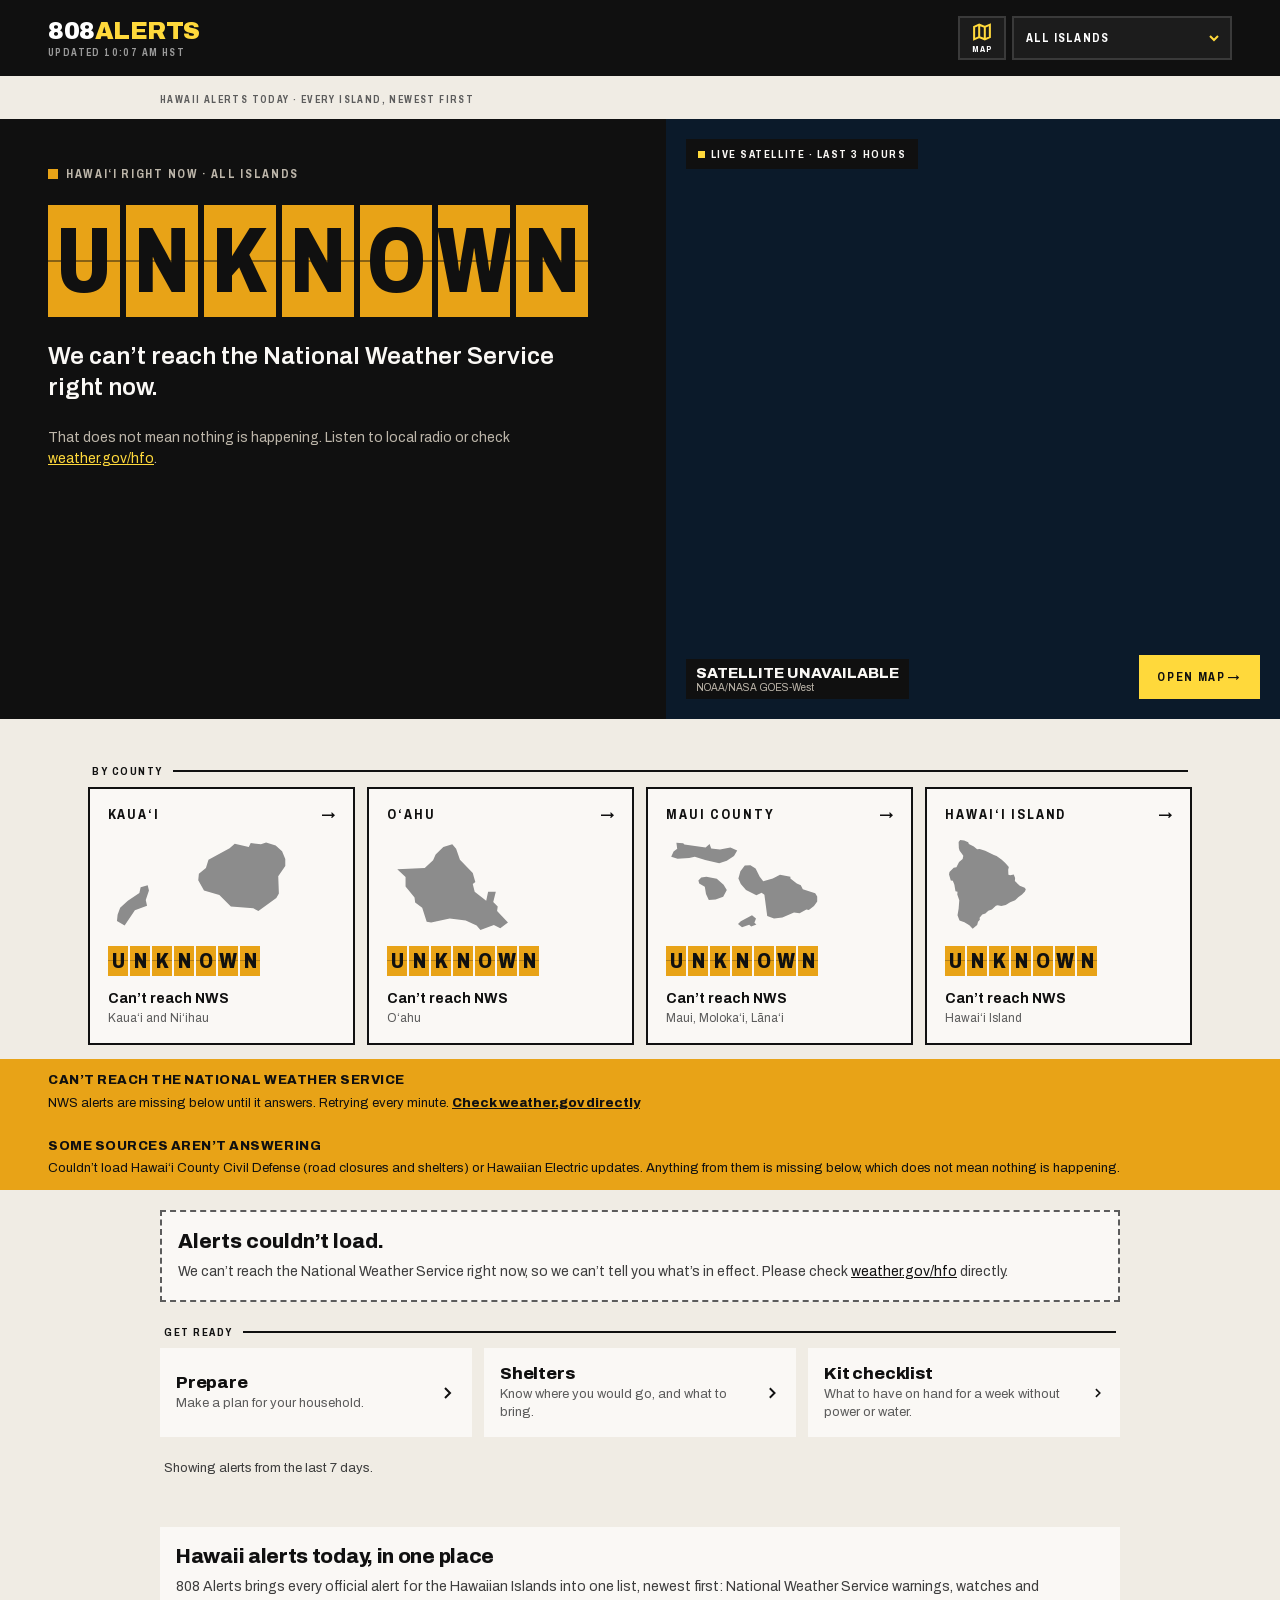
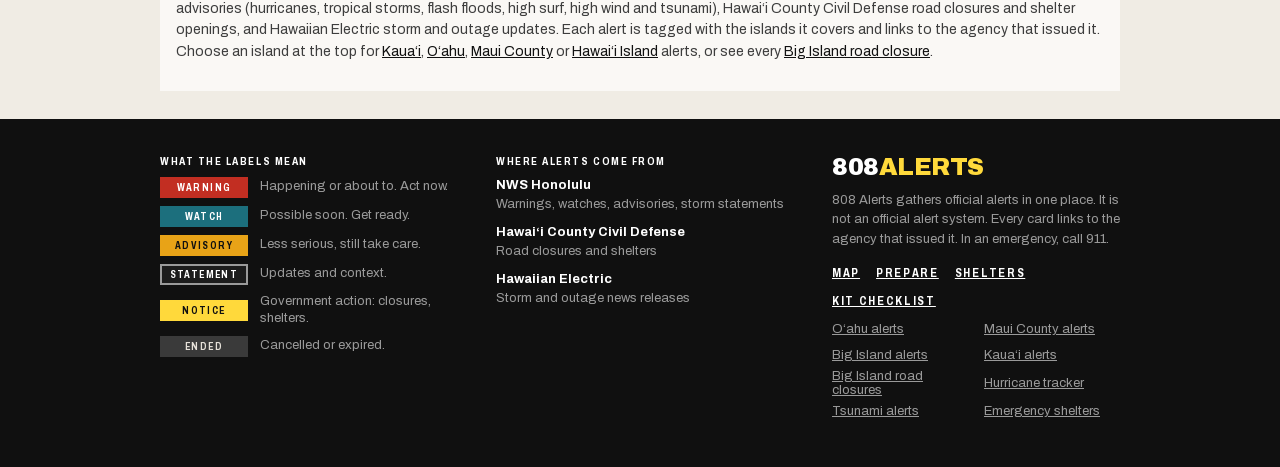
<file: index.html>
<!doctype html>
<html lang="en" data-page="feed" data-island="ALL">
<head>
<meta charset="utf-8">
<meta name="viewport" content="width=device-width, initial-scale=1, viewport-fit=cover">
<title>Hawaii Alerts Today: Live Warnings, Road Closures &amp; Outages · 808 Alerts</title>
<meta name="description" content="Live Hawaii alerts today for every island: National Weather Service warnings and watches, Big Island road closures and shelters, and Hawaiian Electric outage updates, newest first.">
<meta name="theme-color" content="#101010">
<link rel="canonical" href="https://808alerts.com/">
<link rel="icon" type="image/png" href="[data-uri]">
<meta property="og:image" content="https://808alerts.com/og-image.png">
<meta property="og:type" content="website">
<meta property="og:site_name" content="808 Alerts">
<meta property="og:url" content="https://808alerts.com/">
<meta property="og:title" content="Hawaii Alerts Today: Live Warnings, Road Closures &amp; Outages · 808 Alerts">
<meta property="og:description" content="Live Hawaii alerts today for every island: National Weather Service warnings and watches, Big Island road closures and shelters, and Hawaiian Electric outage updates, newest first.">
<meta name="twitter:card" content="summary">
<meta name="twitter:title" content="Hawaii Alerts Today: Live Warnings, Road Closures &amp; Outages · 808 Alerts">
<meta name="twitter:description" content="Live Hawaii alerts today for every island: National Weather Service warnings and watches, Big Island road closures and shelters, and Hawaiian Electric outage updates, newest first.">
<meta name="twitter:image" content="https://808alerts.com/og-image.png">
<script type="application/ld+json">
{"@context": "https://schema.org", "@type": "WebSite", "name": "808 Alerts", "url": "https://808alerts.com/", "description": "Every official alert in Hawaiʻi, newest first, tagged by island. Not an official alert system.", "inLanguage": "en", "isAccessibleForFree": true}
</script>
<style>
@font-face{
  font-family:Archivo;
  font-style:normal;
  font-weight:400 900;
  font-stretch:77% 100%;
  font-display:swap;
  src:url([data-uri]) format("woff2");
}
:root{
  --ink:#101010;--ink2:#1c1c1c;--surface:#faf8f5;--surface2:#f0ece4;--line:#e6e1d9;
  --accent:#ffd93b;--warn:#c22e22;--advis:#e8a317;--watch:#1c6f7d;
  --muted:#9a9a9a;--muted3:#5c5c5c;--body:#3d3d3d;--land:#d6cfc2;--edge:#3a3a3a;
}
*{box-sizing:border-box}
html{-webkit-text-size-adjust:100%}
body{margin:0;background:var(--surface2);color:var(--ink);font-family:Archivo,system-ui,-apple-system,"Segoe UI",sans-serif;font-stretch:100%}
a{color:var(--ink)}
button,select{font:inherit;color:inherit;cursor:pointer}
:focus-visible{outline:2px solid var(--accent);outline-offset:2px}
.skip{position:absolute;left:8px;top:-100px;z-index:100;background:var(--accent);color:var(--ink);padding:10px 14px;font-size:14px;font-weight:800;text-decoration:none}
.skip:focus{top:8px}
#feedwrap:focus,#detail:focus{outline:none}
.sr{position:absolute;width:1px;height:1px;overflow:hidden;clip:rect(0 0 0 0);white-space:nowrap}
.n{font-stretch:77%;font-weight:700;letter-spacing:.14em}
[hidden]{display:none!important}

/* header */
.bar{background:var(--ink);padding:12px 16px;display:flex;align-items:center;justify-content:space-between;gap:12px;position:sticky;top:0;z-index:5}
.brand{display:flex;flex-direction:column;gap:5px;text-decoration:none}
.wm{font-weight:900;font-size:20px;letter-spacing:-.02em;line-height:1}
.wm b{color:#fff;font-weight:900}.wm i{color:var(--accent);font-style:normal}
.upd{font-size:10px;color:var(--muted);line-height:1}
.hr{display:flex;align-items:center;gap:6px}
.mapbtn{min-height:44px;min-width:48px;padding:0 10px;border:2px solid var(--edge);background:var(--ink2);color:#fff;text-decoration:none;display:flex;flex-direction:column;align-items:center;justify-content:center;gap:3px;font-size:9px;letter-spacing:.12em}
.mapbtn svg{color:var(--accent)}
.mapbtn:hover{border-color:var(--accent)}
.pick{position:relative}
.pick select{appearance:none;-webkit-appearance:none;min-height:44px;width:152px;padding:0 34px 0 12px;background:var(--ink2);color:#fff;border:2px solid var(--edge);border-radius:0;font-stretch:77%;font-weight:700;font-size:12px;letter-spacing:.1em}
.pick svg{position:absolute;right:12px;top:50%;margin-top:-6px;pointer-events:none}
.back{min-height:44px;display:flex;align-items:center;gap:8px;color:#fff;text-decoration:none;font-size:12px}
/* 320px reflow: the wordmark (124px), MAP (44px) and the island select must fit
   in 320 with no sideways scroll. 114px leaves room for HAWAIʻI ISLAND, the
   longest name, at 11px. */
@media (max-width:379px){
  .bar{padding:12px;gap:8px}
  .hr{gap:4px}
  .mapbtn{min-width:44px;padding:0 6px}
  .pick select{width:114px;padding:0 22px 0 8px;font-size:11px;letter-spacing:.05em}
  .pick svg{right:7px}
}

/* banners */
.banner{background:var(--advis);color:var(--ink);padding:12px 16px;display:flex;flex-direction:column;gap:4px;font-size:13px;line-height:1.45}
.banner strong{font-weight:800;letter-spacing:.04em}
.banner a{font-weight:800}

/* feed */
:where(#feed,#detail>main){padding:0 12px 28px;display:flex;flex-direction:column;gap:10px;max-width:960px;margin:0 auto}
.rule{display:flex;align-items:center;gap:10px;padding:14px 4px 0}
.rule span:first-child{font-size:11px;white-space:nowrap}
.rule span:last-child{flex-grow:1;height:2px;background:var(--ink);display:block}
.rule.red span:first-child{color:var(--warn)}.rule.red span:last-child{background:var(--warn)}
.group{display:flex;flex-direction:column;gap:10px}

.card{background:var(--surface);display:flex;flex-direction:column}
.card.ended{opacity:.62}
.card.ended h2{color:var(--muted3);text-decoration:line-through;text-decoration-thickness:2px}
.card.pin{outline:3px solid var(--warn);outline-offset:-3px}
.c-top{padding:12px 14px 0;display:flex;align-items:flex-start;justify-content:space-between;gap:12px}
.c-id{display:flex;flex-direction:column;gap:8px;min-width:0}
.c-ev{display:flex;flex-wrap:wrap;align-items:center;gap:8px}
.tag{padding:3px 7px;font-size:11px;border:2px solid transparent;line-height:1.1;display:inline-block}
.t-WARNING{background:var(--warn);color:#fff;border-color:var(--warn)}
.t-WATCH{background:var(--watch);color:#fff;border-color:var(--watch)}
.t-ADVISORY{background:var(--advis);color:var(--ink);border-color:var(--advis)}
.t-STATEMENT{background:var(--surface);color:var(--ink);border-color:var(--ink)}
.t-NOTICE{background:var(--ink);color:var(--accent);border-color:var(--ink)}
.t-ENDED{background:var(--line);color:var(--muted3);border-color:var(--line)}
.ev{font-weight:800;font-size:13px;text-transform:uppercase}
.when{font-size:12px;color:var(--muted3);display:flex;flex-wrap:wrap;align-items:center;gap:6px}
.when b{color:var(--ink);font-weight:800}
.stale{background:var(--advis);color:var(--ink);padding:2px 6px;font-size:10px;letter-spacing:.1em}
.loc{display:flex;flex-direction:column;align-items:flex-end;gap:4px;flex-shrink:0;width:100px;color:var(--ink);text-decoration:none}
.loc:hover svg{outline:2px solid var(--accent);outline-offset:2px}
.loc svg{display:block;width:96px;height:64px}
.loc span{font-size:9px;letter-spacing:.1em;line-height:1.2;text-align:right}
.c-body{padding:8px 14px 14px;display:flex;flex-direction:column;gap:8px}
.card h2{margin:0;font-weight:800;font-size:20px;line-height:1.15;letter-spacing:-.015em}
.card h2 a{color:inherit;text-decoration:none}
.card h2 a:hover{text-decoration:underline;text-decoration-thickness:2px}
.card p{margin:0;font-size:14px;line-height:1.5;color:var(--body)}
.area{font-size:12px;line-height:1.4;color:var(--muted3)}
.band{padding:9px 14px;font-size:13px;line-height:1.4}
.band b{font-weight:800}
.band.red{background:var(--warn);color:#fff}
.band.amb{background:var(--advis);color:var(--ink)}
.c-foot{border-top:2px solid var(--line);padding:10px 14px;display:flex;align-items:center;gap:10px}
.c-meta{display:flex;flex-direction:column;gap:2px;min-width:0}
.c-meta .ag{font-size:11px;letter-spacing:.12em}
.c-meta span{font-size:11px;color:var(--muted3)}
.c-meta .until{color:var(--ink);font-weight:700}
.src{margin-left:auto;min-height:40px;padding:0 12px;background:var(--accent);color:var(--ink);text-decoration:none;display:flex;align-items:center;gap:6px;font-weight:800;font-size:11px;letter-spacing:.08em;white-space:nowrap;border:0;border-radius:0}
.more{min-height:44px;margin-top:8px;background:transparent;border:2px solid var(--ink);border-radius:0;font-weight:800;font-size:12px;letter-spacing:.08em}
.note{padding:12px 4px 0;font-size:13px;line-height:1.5;color:var(--body)}

.empty{background:var(--surface);border:2px dashed var(--muted3);padding:18px 16px;display:flex;flex-direction:column;gap:8px;margin-top:12px}
.empty h2{margin:0;font-weight:800;font-size:20px;line-height:1.15}
.empty p{margin:0;font-size:14px;line-height:1.5;color:var(--body)}
.quiet{background:var(--surface);padding:22px 18px 20px;display:flex;flex-direction:column;gap:14px;margin-top:12px}
.quiet svg{width:100%;height:auto;max-width:420px}
.quiet .k{display:flex;align-items:center;gap:8px;color:var(--watch);font-size:11px}
.quiet .k i{width:10px;height:10px;background:var(--watch);display:block}
.quiet h2{margin:0;font-weight:800;font-size:30px;line-height:1.05;letter-spacing:-.03em}
.quiet p{margin:0;font-size:14px;line-height:1.5;color:var(--body)}
.loading{padding:40px 8px;font-size:14px;color:var(--muted3)}

.tiles{display:flex;flex-direction:column;gap:4px}
.tile{background:var(--surface);padding:16px;min-height:44px;display:flex;align-items:center;gap:12px;text-decoration:none;color:var(--ink)}
.tile span{display:flex;flex-direction:column;gap:3px;flex-grow:1}
.tile b{font-weight:800;font-size:17px;letter-spacing:-.01em}
.tile small{font-size:13px;color:var(--muted3);line-height:1.35}

/* detail */
.d-head{background:var(--surface);display:flex;flex-direction:column;margin-top:12px}
.d-in{padding:16px 16px 0;display:flex;flex-direction:column;gap:12px}
.d-head h1{margin:0;font-weight:800;font-size:28px;line-height:1.06;letter-spacing:-.03em}
.facts{display:grid;grid-template-columns:repeat(2,minmax(0,1fr));gap:10px 14px;font-size:13px;line-height:1.35}
.facts div{display:flex;flex-direction:column;gap:2px}
.facts span{font-size:10px;color:var(--muted3)}
.facts b{font-weight:800}
.d-head p{margin:0;font-size:15px;line-height:1.5;color:var(--body)}
.acts{padding:14px 16px 16px;display:grid;grid-template-columns:repeat(2,minmax(0,1fr));gap:6px}
.acts .src{margin:0;min-height:44px;justify-content:center;font-size:12px;grid-column:1/-1}
.mapl{min-height:44px;background:var(--surface);color:var(--ink);border:2px solid var(--ink);text-decoration:none;display:flex;align-items:center;justify-content:center;gap:8px;font-weight:800;font-size:12px;letter-spacing:.08em}
.share{min-height:44px;background:var(--ink);color:#fff;border:0;border-radius:0;display:flex;align-items:center;justify-content:center;gap:8px;font-weight:800;font-size:12px;letter-spacing:.08em}
.panel{background:var(--surface);padding:14px;display:flex;flex-direction:column;gap:14px}
.panel>p{margin:0;font-size:13px;line-height:1.45;color:var(--body)}
.zones{display:grid;grid-template-columns:repeat(2,minmax(0,1fr));gap:4px}
.zones button{min-height:52px;padding:8px 10px;border:2px solid var(--line);border-radius:0;background:var(--surface);text-align:left;display:flex;flex-direction:column;justify-content:center;gap:2px}
.zones button b{font-weight:800;font-size:12px;line-height:1.2}
.zones button span{font-size:9px;color:var(--muted3)}
.zones button[aria-pressed=true]{background:var(--ink);color:#fff;border-color:var(--ink)}
.zones button[aria-pressed=true] span{color:var(--accent)}
.threats{display:flex;flex-direction:column;border-top:2px solid var(--ink)}
.threats .zt{padding:12px 0 4px;display:flex;flex-direction:column;gap:2px}
.threats .zt b{font-weight:800;font-size:18px}
.threats .zt span{font-size:12px;color:var(--muted3)}
.thr{padding:12px 0;border-bottom:2px solid var(--line);display:flex;flex-direction:column;gap:6px}
.thr .h{display:flex;align-items:center;gap:10px}
.thr .h span:first-child{font-size:11px;flex-grow:1}
.bars{display:flex;gap:3px}
.bars i{width:18px;height:8px;display:block;background:var(--line)}
.bars i.on{background:var(--ink)}
.thr b{font-weight:800;font-size:15px}
.thr small{font-size:13px;line-height:1.4;color:var(--body)}
.fine{margin:0;font-size:12px;line-height:1.45;color:var(--muted3)}
.rows{background:var(--surface);padding:4px 14px;display:flex;flex-direction:column}
.rows div{padding:12px 0;border-bottom:2px solid var(--line);display:grid;grid-template-columns:76px minmax(0,1fr);gap:10px;font-size:14px;line-height:1.45}
.rows div:last-child{border-bottom:0}
.rows div>span:first-child{font-weight:800}
.rows .n{font-size:11px;padding-top:2px;font-weight:700}
.full{background:var(--surface);padding:0 14px}
.full summary{min-height:44px;display:flex;align-items:center;font-weight:800;font-size:12px;letter-spacing:.08em;cursor:pointer}
.full pre{white-space:pre-wrap;font-family:inherit;font-size:13px;line-height:1.5;color:var(--body);margin:0 0 14px}
.rel{background:var(--surface);padding:12px 14px;display:flex;flex-direction:column;gap:5px;text-decoration:none;color:var(--ink)}
.rel .h{display:flex;align-items:center;gap:8px}
.rel .h .tag{font-size:10px;padding:2px 6px}
.rel .h time{margin-left:auto;font-size:12px;color:var(--muted3)}
.rel b{font-size:14px;font-weight:700;line-height:1.3}

/* footer */
footer.site{background:var(--ink);color:var(--muted);padding:24px 20px 32px}
.f-in{max-width:960px;margin:0 auto;display:flex;flex-direction:column;gap:28px}
.f-in h3{margin:0 0 10px;font-size:11px;color:#fff;font-weight:700}
.legend{display:grid;grid-template-columns:88px minmax(0,1fr);gap:8px 12px;align-items:center;font-size:13px;line-height:1.35}
.legend .tag{font-size:10px;text-align:center}
.legend .t-STATEMENT{background:var(--ink2);color:#fff;border-color:var(--muted)}
.legend .t-NOTICE{background:var(--accent);color:var(--ink);border-color:var(--accent)}
.legend .t-ENDED{background:var(--edge);color:var(--line);border-color:var(--edge)}
.srcs{display:flex;flex-direction:column;gap:10px;font-size:13px;line-height:1.35}
.srcs div{display:flex;flex-direction:column;gap:2px}
.srcs b{color:#fff;font-weight:700}
.about p{margin:12px 0;font-size:13px;line-height:1.5}
.links{display:flex;flex-wrap:wrap;gap:4px 16px;font-size:12px}
.links a{color:#fff;display:inline-flex;align-items:center;min-height:24px}
.more-l{display:grid;grid-template-columns:repeat(2,minmax(0,1fr));gap:2px 16px;font-size:13px;margin-top:4px}
.more-l a{color:var(--muted);display:inline-flex;align-items:center;min-height:24px}
.more-l a:hover{color:#fff}

@media (min-width:900px){
  .bar{padding:16px 48px}
  .wm{font-size:24px}
  .pick select{width:220px}
  :where(#feed,#detail>main){padding:8px 0 40px;width:100%;max-width:960px}
  .card{display:grid;grid-template-columns:124px minmax(0,1fr) 156px;grid-auto-rows:auto}
  .card .c-top{display:contents}
  .card .c-id{grid-column:1;grid-row:1/span 6;padding:18px 16px;border-right:2px solid var(--line);gap:10px}
  .card .c-ev{flex-direction:column;align-items:flex-start;order:2;gap:6px}
  .card .when{order:1;flex-direction:column;align-items:flex-start;gap:4px}
  .card .when b{font-size:20px;letter-spacing:-.01em;line-height:1;display:block;margin-bottom:4px}
  .card .when .dot{display:none}
  .card .loc{grid-column:3;grid-row:1/span 6;width:auto;padding:18px 16px;border-left:2px solid var(--line);align-items:center}
  .card .loc svg{width:132px;height:88px}
  .card .loc span{text-align:center;font-size:10px}
  .card .c-body,.card .band,.card .c-foot{grid-column:2}
  .card .c-foot{align-self:end}
  .card h2{font-size:24px}
  .card p{font-size:15px;line-height:1.55}
  .c-body{padding:18px 22px 16px;gap:10px}
  .band{padding:10px 22px}
  .c-foot{margin-top:auto;padding:10px 22px}
  .tiles{display:grid;grid-template-columns:repeat(3,minmax(0,1fr));gap:12px}
  .zones{grid-template-columns:repeat(4,minmax(0,1fr))}
  .detail #detail>main{width:720px}
  .f-in{display:grid;grid-template-columns:repeat(3,minmax(0,1fr));gap:48px}
  footer.site{padding:36px 48px 44px}
  .banner{padding:12px 48px}
}

/* SEO pass, 2026-09-24: page heading, about block, island guides, road closures */
.kick{max-width:960px;margin:0 auto;padding:14px 16px 12px;font-size:10px;color:var(--muted3);font-weight:700}
.morel{font-size:13px;font-weight:700;color:var(--ink)}
.aboutfeed{max-width:960px;margin:8px auto 0;padding:0 12px}
.aboutfeed>div,.guide{background:var(--surface);padding:18px 16px}
.aboutfeed h2,.guide h2{margin:0 0 8px;font-weight:800;font-size:20px;letter-spacing:-.015em;line-height:1.15}
.aboutfeed p,.guide p{margin:0 0 10px;font-size:14px;line-height:1.55;color:var(--body)}
.aboutfeed p b{color:var(--ink)}
#now p{background:var(--surface2);padding:10px 12px;margin:12px 0 0}
.guide{max-width:960px;margin:10px auto 0;padding:18px 16px}
.guidewrap{max-width:960px;margin:0 auto;padding:0 12px 28px}
.guide h2{margin-top:22px}
.guide h2:first-child{margin-top:0}
.guide ul{margin:0 0 12px;padding-left:18px;font-size:14px;line-height:1.55;color:var(--body)}
.guide ul.links{list-style:none;padding:0;display:flex;flex-direction:column;gap:4px}
.guide ul.links li{background:var(--surface2);padding:10px 12px}
.guide ul.links a{font-weight:800;color:var(--ink);text-decoration:none;display:flex;flex-direction:column;justify-content:center;gap:2px;min-height:24px}
.guide ul.links a:hover{text-decoration:underline}
.guide .p{font-weight:400;font-size:12px;color:var(--muted3)}
.guide .meta{display:block;font-size:12px;color:var(--muted3);margin-top:3px}
.guide ul.links .meta a{display:inline;font-weight:400;color:var(--muted3);text-decoration:underline}
.guide .warnbox{background:var(--warn);color:#fff;padding:10px 12px;font-size:13px;line-height:1.45;margin:12px 0}
.guide .note{background:var(--surface2);padding:10px 12px}
.guide .cta{display:inline-flex;align-items:center;min-height:44px;padding:0 14px;background:var(--accent);color:var(--ink);font-weight:800;font-size:12px;letter-spacing:.08em;text-decoration:none;margin-top:6px}
.page{padding:12px 12px 28px}
.page>h1{margin:14px 4px 6px;font-weight:800;font-size:30px;line-height:1.05;letter-spacing:-.03em}
.page>.lead{margin:0 4px 14px;font-size:15px;line-height:1.5;color:var(--body)}
.count{margin:0 4px 10px;font-size:13px;color:var(--body)}
.roads{display:flex;flex-direction:column;gap:6px}
.road{background:var(--surface);padding:14px;display:flex;flex-direction:column;gap:6px}
.road.new{outline:2px solid var(--ink);outline-offset:-2px}
.r-h{display:flex;flex-wrap:wrap;align-items:center;gap:6px}
.r-h .dist{font-size:10px;color:var(--muted3);margin-left:4px}
.road h2{margin:0;font-weight:800;font-size:18px;line-height:1.2;display:flex;flex-direction:column;gap:2px}
.road h2 span{font-weight:600;font-size:14px;color:var(--body)}
.road p{margin:0;font-size:14px;line-height:1.45;color:var(--body)}
.road .alt{font-size:13px;color:var(--muted3)}
.road .since{font-size:12px;color:var(--muted3)}
@media (min-width:900px){
  .kick{padding:18px 0 14px}
  .aboutfeed,.guidewrap{padding-left:0;padding-right:0}
  .page{width:100%;max-width:960px;margin:0 auto;padding:12px 0 40px}
  .page>h1{font-size:40px}
  .roads{display:grid;grid-template-columns:repeat(2,minmax(0,1fr));gap:10px}
}
.road .onmap{font-size:13px;font-weight:700;color:var(--ink)}

/* Hero, 2026-11-02: split-flap status word, NWS wind-window countdown,
   GOES-West satellite loop, county board. Design: docs/hero-design/. */
.hero{background:var(--ink);color:var(--surface)}
.h-st{padding:24px 16px 28px}
.h-in{container-type:inline-size;display:flex;flex-direction:column;gap:16px;max-width:680px}
.h-k{display:flex;align-items:center;gap:8px;font-size:11px;color:#bdb6aa}
.h-k i{width:10px;height:10px;display:block;background:#5c5c5c}
.hw{margin:0}
.flaps{display:grid;grid-template-columns:repeat(var(--n),minmax(0,72px));gap:4px}
.fl{position:relative;display:flex;align-items:center;justify-content:center;font-weight:800;font-stretch:77%;line-height:1;background:#2b2b2b;color:var(--surface)}
.fl::after{content:"";position:absolute;left:0;right:0;top:50%;height:2px;margin-top:-1px;background:var(--ink);opacity:.45}
.flaps .gap{display:block}
.hw .fl{aspect-ratio:72/112;font-size:min(92px,calc((100cqw - (var(--n) - 1) * 4px) / var(--n) * 1.25))}
.lv-WARNING .fl,.h-k i.lv-WARNING{background:var(--warn);color:#fff}
.lv-WATCH .fl,.h-k i.lv-WATCH{background:var(--watch);color:#fff}
.lv-ADVISORY .fl,.lv-UNKNOWN .fl,.h-k i.lv-ADVISORY,.h-k i.lv-UNKNOWN{background:var(--advis);color:var(--ink)}
.lv-STATEMENT .fl,.h-k i.lv-STATEMENT{background:var(--surface);color:var(--ink)}
.h-k i.lv-QUIET{background:var(--surface)}
.lv-CHECKING .fl{color:var(--muted)}
.h-sum{margin:0;font-size:19px;line-height:1.3;font-weight:600}
.h-chk{margin:0;font-size:13px;line-height:1.5;color:#bdb6aa}
.h-chk a{color:var(--accent)}
.h-cd{border-top:2px solid #333;padding-top:18px;display:flex;flex-direction:column;gap:12px}
.h-cdl{font-size:11px;line-height:1.4;color:var(--accent)}
.h-cdn{display:flex;align-items:flex-end;gap:8px}
.cdf{grid-template-columns:repeat(var(--n),40px);gap:3px}
.cdf .fl{height:56px;font-size:46px;background:var(--accent);color:var(--ink)}
.cdf .fl::after{opacity:.3}
.h-cdn .u{font-size:14px;padding-bottom:4px}
.h-cdnote{margin:0;font-size:12px;line-height:1.5;color:#bdb6aa}
.h-ready{display:flex;flex-wrap:wrap;gap:8px}
.h-ready a{min-height:44px;padding:0 16px;display:inline-flex;align-items:center;border:2px solid var(--accent);color:var(--accent);text-decoration:none;font-size:12px}
.h-ready a.pri,.h-btns .pri{background:var(--accent);color:var(--ink)}
.h-sat{margin:0;position:relative;height:260px;background:#0b1a2a;overflow:hidden}
.frames img{position:absolute;top:0;left:0;width:100%;height:100%;object-fit:cover;opacity:0;transition:opacity .6s linear}
.frames img.on{opacity:1}
.h-chip{position:absolute;top:12px;left:12px;background:var(--ink);color:var(--surface);padding:7px 10px;font-size:10px;display:flex;gap:6px;align-items:center}
.h-chip i{width:7px;height:7px;background:var(--accent);display:block}
.h-bar{position:absolute;left:12px;right:12px;bottom:12px;display:flex;justify-content:space-between;align-items:flex-end;gap:8px}
.h-time{background:var(--ink);padding:6px 10px;display:flex;flex-direction:column;gap:1px;min-width:0}
.h-time b{font-size:13px;font-weight:800}
.h-time span{font-size:10px;color:#bdb6aa}
.h-btns{display:flex;gap:6px;flex-shrink:0}
.h-btns button,.h-btns a{min-height:44px;padding:0 12px;display:inline-flex;align-items:center;background:var(--ink);color:var(--accent);border:2px solid var(--accent);border-radius:0;text-decoration:none;font-size:11px}
.h-btns a.pri{display:none}
.cty{max-width:1200px;margin:0 auto;padding:4px 12px 0}
.cty+#banners{margin-top:14px}
.cty-g{display:flex;flex-direction:column;gap:6px;margin-top:10px}
.ct{background:var(--surface);border:2px solid var(--ink);text-decoration:none;color:var(--ink);display:grid;grid-template-columns:72px minmax(0,1fr);grid-template-areas:"svg h" "svg mf" "svg d";column-gap:12px;row-gap:6px;padding:12px}
.ct:hover,.ct.cur{box-shadow:inset 0 -6px 0 var(--accent)}
.ct-h{grid-area:h;display:flex;justify-content:space-between;gap:8px;font-size:12px;font-weight:800}
.ct svg{grid-area:svg;width:72px;height:56px;align-self:center}
.mf{grid-area:mf}
.mf .flaps{grid-template-columns:repeat(var(--n),17px);gap:2px}
.mf .fl{height:26px;font-size:19px}
.mf .fl::after{height:1px;opacity:.25}
.mf.lv-NONE .fl,.mf.lv-CHECKING .fl{background:var(--line);color:var(--ink)}
.ct-d{grid-area:d;display:flex;flex-direction:column;gap:2px}
.ct-d b{font-size:14px;line-height:1.35;font-weight:700}
.ct-d span{font-size:12px;color:var(--muted3)}
@media (prefers-reduced-motion:reduce){.frames img{transition:none}}
@media (min-width:900px){
  .hero{display:grid;grid-template-columns:minmax(0,52fr) minmax(0,48fr);min-height:600px}
  .h-st{padding:48px 56px 48px 48px}
  .h-in{gap:24px}
  .flaps{gap:6px}
  .hw .fl{font-size:min(92px,calc((100cqw - (var(--n) - 1) * 6px) / var(--n) * 1.25))}
  .h-k{font-size:12px}
  .h-sum{font-size:24px}
  .h-chk{font-size:14px}
  .h-cdl{font-size:12px}
  .cdf{grid-template-columns:repeat(var(--n),52px);gap:4px}
  .cdf .fl{height:72px;font-size:60px}
  .h-cdn .u{font-size:16px;padding-bottom:6px}
  .h-cdnote{font-size:13px}
  .h-sat{height:auto;min-height:600px}
  .h-chip{top:20px;left:20px;font-size:11px;padding:9px 12px}
  .h-bar{left:20px;right:20px;bottom:20px}
  .h-time b{font-size:15px}
  .h-btns button,.h-btns a{padding:0 16px;font-size:12px}
  .h-btns a.pri{display:inline-flex}
  .cty{padding:32px 48px 0}
  .cty-g{display:grid;grid-template-columns:repeat(4,minmax(0,1fr));gap:12px}
  .ct{grid-template-columns:minmax(0,1fr);grid-template-areas:"h" "svg" "mf" "d";row-gap:14px;padding:18px}
  .ct-h{font-size:14px}
  .ct svg{width:100%;height:96px}
  .mf .flaps{grid-template-columns:repeat(var(--n),20px)}
  .mf .fl{height:30px;font-size:22px}
}
.threats .zt span a{color:var(--muted3)}
/* 900 to 984px: the 960px column needs a gutter, or it sits on the screen edge */
@media (min-width:900px) and (max-width:984px){:where(#feed,#detail>main),.page,.kick,.aboutfeed,.guidewrap{padding-left:12px;padding-right:12px}}

</style>
</head>
<body>
<a class="skip n" id="skip" href="#feedwrap">Skip to alerts</a>
<header class="bar">
<a class="brand" href="/" aria-label="808 Alerts home">
<span class="wm"><b>808</b><i>ALERTS</i></span>
<span class="upd n" id="upd">CHECKING…</span>
</a>
<a class="back n" id="back" href="/" hidden><svg width="14" height="14" viewBox="0 0 16 16" fill="none" stroke="#ffd93b" stroke-width="2" aria-hidden="true"><path d="M10 3L5 8l5 5"/></svg>ALL ALERTS</a>
<div class="hr">
<a class="mapbtn n" id="mapbtn" href="/map/" aria-label="Open the map"><svg width="18" height="18" viewBox="0 0 16 16" fill="none" stroke="currentColor" stroke-width="1.8" aria-hidden="true"><path d="M1 3.5l4.5-2 5 2 4.5-2v11l-4.5 2-5-2-4.5 2z M5.5 1.5v11 M10.5 3.5v11"/></svg>MAP</a>
<div class="pick" id="pick">
<label class="sr" for="island">Show alerts for</label>
<select id="island">
<option value="ALL">ALL ISLANDS</option>
<option value="KAU">KAUAʻI</option>
<option value="OAH">OʻAHU</option>
<option value="MAUCO">MAUI COUNTY</option>
<option value="HAW">HAWAIʻI ISLAND</option>
</select>
<svg width="12" height="12" viewBox="0 0 12 12" fill="none" stroke="#ffd93b" stroke-width="2" aria-hidden="true"><path d="M2 4l4 4 4-4"/></svg>
</div>
</div>
</header>
<main id="feedwrap" tabindex="-1">
<h1 class="kick n">HAWAII ALERTS TODAY · EVERY ISLAND, NEWEST FIRST</h1>
<section class="hero" id="hero">
<div class="h-st"><div class="h-in" id="hstatus"><!--SSR:HERO--><div class="h-k n"><i class="lv-CHECKING"></i>HAWAIʻI RIGHT NOW</div><p class="hw lv-CHECKING"><span class="sr">Checking alerts.</span><span class="flaps" aria-hidden="true" style="--n:8"><b class="fl">C</b><b class="fl">H</b><b class="fl">E</b><b class="fl">C</b><b class="fl">K</b><b class="fl">I</b><b class="fl">N</b><b class="fl">G</b></span></p><p class="h-sum">Checking the National Weather Service…</p><!--/SSR:HERO--></div></div>
<figure class="h-sat" id="hsat">
<div class="frames" id="frames"></div>
<div class="h-chip n"><i></i>LIVE SATELLITE · LAST 3 HOURS</div>
<div class="h-bar"><div class="h-time"><b id="stime">LOADING…</b><span>NOAA/NASA GOES-West</span></div>
<div class="h-btns"><button type="button" class="n" id="sloop" hidden>PAUSE LOOP</button><a class="n pri" id="smap" href="/map/">OPEN MAP →</a></div></div>
<figcaption class="sr">Satellite imagery of the Hawaiian Islands from the GOES-West weather satellite over the last three hours, playing as a loop.</figcaption>
</figure>
</section>
<section class="cty" id="counties"><!--SSR:COUNTIES--><!--/SSR:COUNTIES--></section>
<div id="banners"><!--SSR:BANNERS--><!--/SSR:BANNERS--></div>
<div id="feed"><noscript><div class="empty"><h2>808 Alerts needs JavaScript to keep alerts current.</h2><p>Go straight to the sources: <a href="https://www.weather.gov/hfo/">NWS Honolulu</a>, <a href="https://dod.hawaii.gov/hiema/">HI-EMA</a>, and your county emergency agency.</p></div></noscript><!--SSR:FEED--><div class="loading">Loading alerts…</div><!--/SSR:FEED--></div>
<section class="aboutfeed"><div><h2>Hawaii alerts today, in one place</h2><p>808 Alerts brings every official alert for the Hawaiian Islands into one list, newest first: National Weather Service warnings, watches and advisories (hurricanes, tropical storms, flash floods, high surf, high wind and tsunami), Hawaiʻi County Civil Defense road closures and shelter openings, and Hawaiian Electric storm and outage updates. Each alert is tagged with the islands it covers and links to the agency that issued it. Choose an island at the top for <a href="/kauai-alerts/">Kauaʻi</a>, <a href="/oahu-alerts/">Oʻahu</a>, <a href="/maui-alerts/">Maui County</a> or <a href="/hawaii-island-alerts/">Hawaiʻi Island</a> alerts, or see every <a href="/big-island-road-closures/">Big Island road closure</a>.</p><div id="now"><!--SSR:NOW--><!--/SSR:NOW--></div></div></section>
<div class="guidewrap"></div>
</main>
<div id="detail" tabindex="-1" hidden></div>
<div class="sr" id="say-polite" role="status" aria-live="polite" aria-atomic="true"></div>
<div class="sr" id="say-now" aria-live="assertive" aria-atomic="true"></div>
<footer class="site">
<div class="f-in">
<div>
<h3 class="n">WHAT THE LABELS MEAN</h3>
<div class="legend">
<span class="tag n t-WARNING">WARNING</span><span>Happening or about to. Act now.</span>
<span class="tag n t-WATCH">WATCH</span><span>Possible soon. Get ready.</span>
<span class="tag n t-ADVISORY">ADVISORY</span><span>Less serious, still take care.</span>
<span class="tag n t-STATEMENT">STATEMENT</span><span>Updates and context.</span>
<span class="tag n t-NOTICE">NOTICE</span><span>Government action: closures, shelters.</span>
<span class="tag n t-ENDED">ENDED</span><span>Cancelled or expired.</span>
</div>
</div>
<div>
<h3 class="n">WHERE ALERTS COME FROM</h3>
<div class="srcs">
<div><b>NWS Honolulu</b><span>Warnings, watches, advisories, storm statements</span></div>
<div><b>Hawaiʻi County Civil Defense</b><span>Road closures and shelters</span></div>
<div><b>Hawaiian Electric</b><span>Storm and outage news releases</span></div>
</div>
</div>
<div class="about">
<span class="wm"><b>808</b><i>ALERTS</i></span>
<p>808 Alerts gathers official alerts in one place. It is not an official alert system. Every card links to the agency that issued it. In an emergency, call 911.</p>
<div class="links n"><a href="/map/">MAP</a><a href="/hurricane-preparation-hawaii/">PREPARE</a><a href="/emergency-shelters-hawaii/">SHELTERS</a><a href="/hurricane-kit-checklist/">KIT CHECKLIST</a></div>
<nav class="more-l" aria-label="More from 808 Alerts"><a href="/oahu-alerts/">Oʻahu alerts</a><a href="/maui-alerts/">Maui County alerts</a><a href="/hawaii-island-alerts/">Big Island alerts</a><a href="/kauai-alerts/">Kauaʻi alerts</a><a href="/big-island-road-closures/">Big Island road closures</a><a href="/hurricane-tracker-hawaii/">Hurricane tracker</a><a href="/hawaii-tsunami-alerts/">Tsunami alerts</a><a href="/emergency-shelters-hawaii/">Emergency shelters</a></nav>
</div>
</div>
</footer>
<script>
(function () {
'use strict';

/* ---------- constants ---------- */
var TZ = 'Pacific/Honolulu';
var NWS_BASE = 'https://api.weather.gov';
var NWS_PAGE = 'https://www.weather.gov/hfo/';
var WORKER = 'https://808alerts-api.shauna-coy.workers.dev';
var HCCDA = 'https://services1.arcgis.com/C2LPusZs5OXNGFDn/arcgis/rest/services';
var HCCDA_DASH = 'https://www.arcgis.com/apps/dashboards/5865229bcba74020992b372ef18b6f17';
var HCCDA_PAGE = 'https://www.hawaiicounty.gov/departments/civil-defense';
/* The county's public Hazard Impact Map (the web map behind the dashboard above),
   opened in ArcGIS Map Viewer at a given spot: the closest official view of one
   closure or shelter, since the county publishes no page per item. */
var HCCDA_WEBMAP = '5a3b24e3f64c4ababdeecfadb9bdb9f8';
function countyMapAt(lon, lat, level) {
  return 'https://www.arcgis.com/apps/mapviewer/index.html?webmap=' + HCCDA_WEBMAP + '&center=' + (+lon).toFixed(5) + ',' + (+lat).toFixed(5) + '&level=' + (level || 15);
}
/* NWS publishes the text of every product it issues. The alert names its product
   (AWIPS id, e.g. TCVHFO for a hurricane watch), which gives a page with exactly
   what NWS issued. It shows the latest issuance of that product, so it is only
   used while the alert is still in effect. */
function nwsProductURL(awips) {
  var m = /^([A-Z0-9]{3})(HFO)$/.exec(awips || '');
  return m ? 'https://forecast.weather.gov/product.php?site=HFO&issuedby=HFO&product=' + m[1] : '';
}
var ZONE_COUNTY = { HAW: 'HIC001', OAH: 'HIC003', KAU: 'HIC007', NII: 'HIC007', MAU: 'HIC009', MOL: 'HIC009', LAN: 'HIC009', KAH: 'HIC009' };
function nwsZoneURL(zone) {
  var isl = (Z[zone] || [])[0];
  return /^HIZ/.test(zone) && isl ? 'https://forecast.weather.gov/showsigwx.php?warnzone=' + zone + '&warncounty=' + ZONE_COUNTY[isl] : '';
}
var WEEK = 7 * 864e5;
var REFRESH = 60e3;
var HISTORY_REFRESH = 10 * 60e3;
var SHELTER_STALE = 6 * 36e5;

var ISL_ORDER = ['NII', 'KAU', 'OAH', 'MOL', 'LAN', 'MAU', 'KAH', 'HAW'];
var ISL_NAME = { NII: 'NIʻIHAU', KAU: 'KAUAʻI', OAH: 'OʻAHU', MOL: 'MOLOKAʻI', LAN: 'LĀNAʻI', MAU: 'MAUI', KAH: 'KAHOʻOLAWE', HAW: 'HAWAIʻI ISLAND' };
var FILTER_NAME = { ALL: 'All islands', KAU: 'Kauaʻi', OAH: 'Oʻahu', MAUCO: 'Maui County', HAW: 'Hawaiʻi Island' };
var FILTER_PAGE = { ALL: '/', KAU: '/kauai-alerts/', OAH: '/oahu-alerts/', MAUCO: '/maui-alerts/', HAW: '/hawaii-island-alerts/' };
var FILTER_ISL = { KAU: ['KAU', 'NII'], OAH: ['OAH'], MAUCO: ['MAU', 'MOL', 'LAN', 'KAH'], HAW: ['HAW'] };
var COUNTY_AGENCY = {
  KAU: ['Kauaʻi Emergency Management Agency', 'https://www.kauai.gov/Government/Departments-Agencies/Emergency-Management-Agency'],
  OAH: ['Honolulu Department of Emergency Management', 'https://www.honolulu.gov/dem/'],
  MAUCO: ['Maui Emergency Management Agency', 'https://www.mauicounty.gov/2921/Emergency-Management-Agency'],
  HAW: ['Hawaiʻi County Civil Defense', HCCDA_PAGE]
};

/* NWS zone and county codes to islands. Verified against api.weather.gov/zones on 2026-09-23. */
var Z = {};
function zset(codes, isl) { codes.forEach(function (c) { Z[c] = isl; }); }
zset(['HIZ001'], ['NII']);
zset(['HIZ003', 'HIZ004', 'HIZ029', 'HIZ030', 'HIZ031'], ['KAU']);
zset(['HIZ006', 'HIZ007', 'HIZ009', 'HIZ010', 'HIZ011', 'HIZ032', 'HIZ033', 'HIZ034', 'HIZ035', 'HIZ036'], ['OAH']);
zset(['HIZ037', 'HIZ038', 'HIZ039', 'HIZ040', 'HIZ041'], ['MOL']);
zset(['HIZ015', 'HIZ042', 'HIZ043', 'HIZ044'], ['LAN']);
zset(['HIZ016'], ['KAH']);
zset(['HIZ017', 'HIZ018', 'HIZ022', 'HIZ045', 'HIZ046', 'HIZ047', 'HIZ048', 'HIZ049', 'HIZ050'], ['MAU']);
zset(['HIZ023', 'HIZ026', 'HIZ027', 'HIZ028', 'HIZ051', 'HIZ052', 'HIZ053', 'HIZ054'], ['HAW']);
zset(['HIC001'], ['HAW']); zset(['HIC003'], ['OAH']); zset(['HIC005'], ['MOL']);
zset(['HIC007'], ['KAU', 'NII']); zset(['HIC009'], ['MAU', 'MOL', 'LAN', 'KAH']);
zset(['PHZ110', 'PHZ111', 'PHZ112'], ['KAU', 'NII']); zset(['PHZ113'], ['KAU', 'OAH']);
zset(['PHZ114', 'PHZ115'], ['OAH']); zset(['PHZ116'], ['OAH', 'MOL']);
zset(['PHZ117', 'PHZ118'], ['MAU', 'MOL', 'LAN', 'KAH']); zset(['PHZ119'], ['MAU']);
zset(['PHZ120'], ['MAU', 'MOL']); zset(['PHZ121'], ['MAU', 'HAW']);
zset(['PHZ122', 'PHZ123', 'PHZ124'], ['HAW']);

/* Hawaiian spellings for place names the feeds publish without diacritics. */
var PLACES = [
  ['Mamalahoa', 'Māmalahoa'], ['Ookala', 'ʻŌʻōkala'], ['Pahoa', 'Pāhoa'], ['Naalehu', 'Nāʻālehu'], ['Pahala', 'Pāhala'],
  ['Milolii', 'Miloliʻi'], ['Waikoloa', 'Waikōloa'], ['Mahukona', 'Māhukona'], ['Hawi', 'Hāwī'], ['Honokaa', 'Honokaʻa'],
  ['Keaau', 'Keaʻau'], ['Kau', 'Kaʻū'], ['Hamakua', 'Hāmākua'], ['Waipio', 'Waipiʻo'], ['Laupahoehoe', 'Laupāhoehoe'],
  ['Kaalaiki', 'Kaʻalāiki'], ['Kahoolawe', 'Kahoʻolawe'], ['Lanai', 'Lānaʻi'], ['Molokai', 'Molokaʻi'], ['Kauai', 'Kauaʻi'],
  ['Oahu', 'Oʻahu'], ['Niihau', 'Niʻihau'], ['Haleakala', 'Haleakalā'], ['Kipahulu', 'Kīpahulu'], ['Waianae', 'Waiʻanae'],
  ['Koolau', 'Koʻolau'], ['Ewa', 'ʻEwa']
];
function place(s) {
  if (!s) return s;
  PLACES.forEach(function (p) { s = s.replace(new RegExp('\\b' + p[0] + '\\b', 'g'), p[1]); });
  return s;
}

var ISL_PATHS = {"HAW":"M116.8 75.2L117.0 74.1L118.9 72.2L120.1 72.0L121.3 69.7L122.9 68.3L123.2 66.9L121.5 64.5L121.2 63.4L121.1 60.7L121.8 59.8L123.6 60.0L125.4 60.8L125.7 61.6L127.9 62.7L129.4 63.9L130.5 63.8L133.0 64.6L136.9 66.5L138.1 67.0L140.3 68.5L141.9 70.0L143.6 71.9L143.3 73.1L143.4 75.4L144.2 75.6L145.8 75.3L146.4 76.8L146.3 78.2L148.5 80.3L150.7 81.2L151.2 81.8L150.8 82.9L149.5 84.2L147.8 85.4L146.4 86.8L144.2 87.7L142.2 88.9L140.2 89.4L138.6 89.0L137.8 89.2L136.0 90.9L134.4 91.5L133.1 92.7L131.7 93.2L130.5 94.6L130.6 95.5L129.8 96.4L129.4 97.9L127.4 99.5L125.9 98.0L123.7 96.6L121.5 95.9L120.6 93.5L121.1 90.6L121.4 86.8L120.5 84.2L120.6 83.0L119.7 82.7L119.2 79.8L118.5 78.1L117.6 77.9L116.8 75.2Z","MAU":"M99.1 40.6L99.6 38.8L100.7 37.4L102.1 37.3L103.4 38.1L104.4 40.1L105.3 41.3L107.7 40.6L109.5 39.7L112.1 40.2L112.1 40.6L113.7 41.9L114.7 42.3L115.2 43.3L118.3 44.3L118.8 45.1L118.8 46.4L118.0 47.5L116.7 48.5L116.1 48.4L114.4 49.3L113.0 49.1L110.1 50.4L108.0 50.6L106.3 50.0L105.6 44.7L104.9 44.2L103.6 44.8L101.0 43.5L99.7 42.0L99.1 40.6Z","KAH":"M99.0 52.0L99.7 51.3L102.5 49.8L103.5 50.6L103.1 51.7L103.6 52.1L102.3 52.6L101.8 52.2L100.0 52.8L99.0 52.0Z","LAN":"M89.1 41.1L89.8 40.4L91.1 40.2L93.7 40.7L95.4 42.2L96.2 43.5L95.3 45.2L93.4 45.9L91.7 46.0L91.0 44.5L90.7 42.7L89.3 41.9L89.1 41.1Z","MOL":"M82.3 35.2L82.9 33.9L83.8 33.2L83.6 31.7L85.3 31.8L85.6 32.1L90.9 32.9L91.9 32.0L92.3 33.1L94.5 33.4L97.1 32.9L98.8 33.6L98.0 35.0L96.2 36.2L94.3 36.8L90.8 36.0L88.2 35.2L86.8 35.5L83.9 35.7L82.3 35.2Z","OAH":"M55.6 21.2L59.9 21.0L61.2 19.8L61.6 18.9L62.8 17.7L64.2 17.3L64.8 18.0L65.4 19.7L67.4 21.8L67.8 23.2L67.4 23.5L67.7 24.7L69.5 26.1L69.8 24.7L71.0 24.7L70.6 26.3L71.3 27.0L71.2 27.7L72.9 29.5L71.7 30.4L70.7 29.9L68.6 30.7L68.0 30.0L66.3 29.2L63.8 28.9L60.9 29.5L60.2 29.4L59.5 27.2L58.4 26.4L58.3 25.6L56.9 23.9L56.9 22.4L55.6 21.2Z","KAU":"M14.1 7.9L14.2 6.9L15.3 6.0L15.7 4.7L19.0 2.9L19.8 2.2L22.0 2.7L22.3 2.1L23.9 2.3L24.7 2.0L26.2 2.5L27.2 3.4L27.7 4.6L27.7 5.7L26.6 7.3L26.7 10.0L26.3 10.7L23.5 12.7L22.7 12.3L19.2 12.0L17.4 10.2L15.0 9.5L14.1 7.9Z","NII":"M1.5 13.3L1.9 12.2L3.1 11.1L4.9 9.9L5.1 9.0L6.2 8.7L6.4 9.5L5.9 11.0L6.1 11.9L4.2 12.6L2.6 15.0L1.4 14.3L1.5 13.3Z"}
;

var TROPICAL_DEF = {
  'Hurricane Warning': 'Hurricane conditions are expected within the warning area. Rush preparations to completion.',
  'Hurricane Watch': 'Hurricane conditions are possible within the watch area. Get ready now.',
  'Tropical Storm Warning': 'Tropical storm conditions are expected within the warning area.',
  'Tropical Storm Watch': 'Tropical storm conditions are possible within the watch area.',
  'Storm Surge Warning': 'Life-threatening storm surge flooding is expected.',
  'Storm Surge Watch': 'Life-threatening storm surge flooding is possible.'
};
var IMPACT = { 'None': 0, 'Limited': 1, 'Elevated': 1, 'Significant': 2, 'Moderate': 2, 'Extensive': 3, 'High': 3, 'Devastating': 4, 'Catastrophic': 4, 'Devastating to Catastrophic': 4, 'Extreme': 4 };

/* ---------- utilities ---------- */
function $(s) { return document.querySelector(s); }
function esc(s) { return String(s == null ? '' : s).replace(/[&<>"']/g, function (c) { return { '&': '&amp;', '<': '&lt;', '>': '&gt;', '"': '&quot;', "'": '&#39;' }[c]; }); }
function store(k, v) { try { if (v === undefined) { var r = localStorage.getItem(k); return r ? JSON.parse(r) : null; } localStorage.setItem(k, JSON.stringify(v)); } catch (e) { return null; } }
var fmtTime = new Intl.DateTimeFormat('en-US', { timeZone: TZ, hour: 'numeric', minute: '2-digit' });
var fmtDay = new Intl.DateTimeFormat('en-US', { timeZone: TZ, weekday: 'short', month: 'short', day: 'numeric' });
var fmtWd = new Intl.DateTimeFormat('en-US', { timeZone: TZ, weekday: 'short' });
var fmtKey = new Intl.DateTimeFormat('en-CA', { timeZone: TZ, year: 'numeric', month: '2-digit', day: '2-digit' });
function tm(t) { return fmtTime.format(new Date(t)); }
function dayKey(t) { return fmtKey.format(new Date(t)); }
function dayLabel(t) {
  var k = dayKey(t), now = Date.now();
  var lbl = fmtDay.format(new Date(t)).replace(',', '').toUpperCase();
  if (k === dayKey(now)) return 'TODAY · ' + lbl;
  if (k === dayKey(now - 864e5)) return 'YESTERDAY · ' + lbl;
  return lbl;
}
function whenShort(t) {
  return dayKey(t) === dayKey(Date.now()) ? tm(t) : fmtWd.format(new Date(t)) + ' ' + tm(t);
}
function ago(t) {
  var m = Math.round((Date.now() - t) / 6e4);
  if (m < 1) return 'just now';
  if (m < 60) return m + ' min ago';
  var h = Math.round(m / 60);
  if (h < 24) return h + ' hr ago';
  var d = Math.round(h / 24);
  return d === 1 ? '1 day ago' : d + ' days ago';
}
var FETCH_HEADERS = {};
function setFetchHeaders(h) { FETCH_HEADERS = h || {}; }
function fetchJSON(url, ms) {
  var ctl = typeof AbortController !== 'undefined' ? new AbortController() : null;
  var timer = setTimeout(function () { if (ctl) ctl.abort(); }, ms || 15000);
  var hd = { Accept: 'application/geo+json, application/json' }; for (var k in FETCH_HEADERS) hd[k] = FETCH_HEADERS[k];
  // The time limit covers the whole response, body included, and a hard race
  // backs up the abort: a feed that answers and then stalls must not hold a
  // page (or Cloudflare's server render) open.
  var limit = ms || 15000;
  var work = fetch(url, { signal: ctl ? ctl.signal : undefined, headers: hd })
    .then(function (r) { if (!r.ok) throw new Error('HTTP ' + r.status); return r.json(); });
  var cap = new Promise(function (_, rej) { setTimeout(function () { rej(new Error('timeout')); }, limit + 500); });
  return Promise.race([work, cap]).then(function (v) { clearTimeout(timer); return v; }, function (e) { clearTimeout(timer); throw e; });
}
function uniq(a) { return a.filter(function (v, i) { return a.indexOf(v) === i; }); }
function clip(s, n) {
  s = (s || '').trim();
  if (s.length <= n) return s;
  var cut = s.slice(0, n), dot = cut.lastIndexOf('. ');
  return (dot > n * 0.5 ? cut.slice(0, dot + 1) : cut.replace(/\s+\S*$/, '') + '…');
}
function unwrap(s) { return (s || '').replace(/\r/g, '').replace(/([^\n])\n(?!\n|\*|-)/g, '$1 ').replace(/[ \t]+/g, ' ').trim(); }

/* ---------- state ---------- */
var S = {
  island: 'ALL', showEnded: false,
  nws: { status: 'loading', at: 0, active: [], history: [], historyAt: 0 },
  roads: { status: 'loading', at: 0, items: [] },
  shelters: { status: 'loading', at: 0, items: [], edited: 0 },
  heco: { status: 'loading', at: 0, items: [] },
  cards: [], checkedAt: 0
};

/* ---------- NWS ---------- */
function trimFeature(f) {
  var p = f.properties;
  return {
    id: p.id, sent: Date.parse(p.sent), expires: p.expires ? Date.parse(p.expires) : 0, ends: p.ends ? Date.parse(p.ends) : 0,
    event: p.event, type: p.messageType, status: p.status, area: p.areaDesc, ugc: (p.geocode && p.geocode.UGC) || [],
    refs: (p.references || []).map(function (r) { return r.identifier; }),
    nhead: (p.parameters && p.parameters.NWSheadline && p.parameters.NWSheadline[0]) || '',
    awips: (p.parameters && p.parameters.AWIPSidentifier && p.parameters.AWIPSidentifier[0]) || '',
    headline: p.headline || '', desc: p.description || '', instr: p.instruction || ''
  };
}
function loadNWS() {
  return fetchJSON(NWS_BASE + '/alerts/active?area=HI').then(function (d) {
    S.nws.active = d.features.map(trimFeature).filter(function (a) { return a.status === 'Actual'; });
    S.nws.status = 'ok'; S.nws.at = Date.now();
    store('808:nws', { at: S.nws.at, active: S.nws.active });
  }).catch(function () {
    var c = store('808:nws');
    if (c && c.active && (!S.nws.at || c.at > S.nws.at)) { S.nws.active = c.active; S.nws.at = c.at; }
    S.nws.status = 'fail';
  });
}
function loadNWSHistory() {
  if (Date.now() - S.nws.historyAt < HISTORY_REFRESH) return Promise.resolve();
  var start = new Date(Date.now() - WEEK).toISOString().replace(/\.\d+Z$/, 'Z');
  return fetchJSON(NWS_BASE + '/alerts?area=HI&start=' + start + '&limit=500', 25000).then(function (d) {
    S.nws.history = d.features.map(trimFeature).filter(function (a) { return a.status === 'Actual'; });
    S.nws.historyAt = Date.now();
  }).catch(function () { });
}

function levelOf(ev) {
  if (/Warning/i.test(ev)) return 'WARNING';
  if (/Watch/i.test(ev)) return 'WATCH';
  if (/Advisory/i.test(ev)) return 'ADVISORY';
  return 'STATEMENT';
}
function sentence(s, ev) {
  if (!s) return '';
  if (s !== s.toUpperCase()) return s;
  var t = s.toLowerCase().replace(/(^|[.!?]\s+)([a-z])/g, function (m, a, b) { return a + b.toUpperCase(); });
  t = t.replace(/\b(hurricane|tropical storm|tropical depression|post-tropical cyclone)\s+([a-z]+)/g, function (m, kind, name) {
    var common = ['watch', 'warning', 'force', 'conditions', 'is', 'remains', 'continues', 'will', 'has', 'and', 'or', 'expected', 'center', 'season', 'to', 'in', 'for', 'watches', 'warnings', 'local'];
    return common.indexOf(name) > -1 ? m : kind + ' ' + name.charAt(0).toUpperCase() + name.slice(1);
  });
  if (ev) t = t.replace(new RegExp(ev.toLowerCase(), 'g'), ev);
  var proper = ['Hawaii', 'Big Island', 'Maui', 'Oahu', 'Kauai', 'Molokai', 'Lanai', 'Niihau', 'Kahoolawe', 'Hilo', 'Kona', 'Kohala', 'Honolulu',
    'Monday', 'Tuesday', 'Wednesday', 'Thursday', 'Friday', 'Saturday', 'Sunday', 'January', 'February', 'March', 'April', 'May', 'June', 'July',
    'August', 'September', 'October', 'November', 'December', 'Hurricane', 'Tropical Storm', 'Watch', 'Warning', 'Advisory'];
  proper.forEach(function (w) { t = t.replace(new RegExp('\\b' + w.toLowerCase() + '\\b', 'g'), w); });
  t = t.replace(/\bhst\b/g, 'HST').replace(/\bnws\b/g, 'NWS');
  t = t.replace(/^(.)/, function (c) { return c.toUpperCase(); });
  return place(t);
}
function field(desc, key) {
  var m = new RegExp('\\*\\s*' + key + '\\.\\.\\.([\\s\\S]*?)(?=\\n\\s*\\n|\\n\\*|$)').exec(desc);
  return m ? unwrap(m[1]) : '';
}
function summary(a) {
  var d = a.desc || '';
  var what = field(d, 'WHAT'), impacts = field(d, 'IMPACTS');
  if (what) return clip(what + (impacts ? ' ' + impacts : ''), 300);
  var so = /SITUATION OVERVIEW\s*\n-+\s*\n([\s\S]*?)(\n\s*\n|$)/.exec(d);
  if (so) return clip(unwrap(so[1]), 320);
  if (/LOCATIONS AFFECTED/.test(d) && TROPICAL_DEF[a.event]) return TROPICAL_DEF[a.event] + ' Open for the danger ratings in your area.';
  if (TROPICAL_DEF[a.event]) return TROPICAL_DEF[a.event];
  var paras = d.split(/\n\s*\n/).map(unwrap).filter(function (p) { return p && p !== p.toUpperCase(); });
  return clip(paras[0] || '', 300);
}
function islandsOf(ugc) {
  var out = [];
  ugc.forEach(function (c) { (Z[c] || []).forEach(function (i) { if (out.indexOf(i) < 0) out.push(i); }); });
  return ISL_ORDER.filter(function (i) { return out.indexOf(i) > -1; });
}
function whereLabel(isl) {
  var set = function (a) { return a.every(function (x) { return isl.indexOf(x) > -1; }); };
  if (isl.length >= 7) return 'ALL ISLANDS';
  var maui = ['MAU', 'MOL', 'LAN'];
  var parts = [];
  var rest = isl.slice();
  if (set(maui)) { parts.push('MAUI COUNTY'); rest = rest.filter(function (x) { return maui.concat('KAH').indexOf(x) < 0; }); }
  if (rest.indexOf('KAU') > -1 && rest.indexOf('NII') > -1) rest = rest.filter(function (x) { return x !== 'NII'; });
  var names = rest.map(function (x) { return ISL_NAME[x]; });
  if (parts.length && names.indexOf('HAWAIʻI ISLAND') > -1) { names = names.filter(function (x) { return x !== 'HAWAIʻI ISLAND'; }); parts.unshift('HAWAIʻI ISLAND'); }
  return parts.concat(names).join(' + ') || 'HAWAIʻI';
}

function buildNWSCards() {
  var activeIds = {};
  S.nws.active.forEach(function (a) { activeIds[a.id] = true; });
  var all = {};
  S.nws.history.concat(S.nws.active).forEach(function (a) { all[a.id] = a; });
  var list = Object.keys(all).map(function (k) { return all[k]; }).filter(function (a) { return Date.now() - a.sent < WEEK || activeIds[a.id]; });

  // union-find threads over references
  var parent = {};
  function find(x) { while (parent[x] && parent[x] !== x) x = parent[x] = parent[parent[x]] || parent[x]; return x; }
  function union(a, b) { parent[a] = parent[a] || a; parent[b] = parent[b] || b; var ra = find(a), rb = find(b); if (ra !== rb) parent[ra] = rb; }
  list.forEach(function (a) {
    parent[a.id] = parent[a.id] || a.id;
    a.refs.forEach(function (r) { if (all[r]) union(a.id, r); });
  });
  var threads = {};
  list.forEach(function (a) {
    // storm statements carry no references; each new one replaces the last
    var key = a.event === 'Tropical Cyclone Local Statement' ? 'TCLS' : find(a.id);
    (threads[key] = threads[key] || []).push(a);
  });
  var now = Date.now();
  var th = Object.keys(threads).map(function (k) {
    var msgs = threads[k].sort(function (x, y) { return x.sent - y.sent; });
    var latest = msgs[msgs.length - 1];
    var cancelled = latest.type === 'Cancel';
    var end = latest.ends || latest.expires;
    var active = !cancelled && (activeIds[latest.id] || (S.nws.status !== 'ok' && end > now && S.nws.active.some(function (x) { return x.id === latest.id; })));
    return { msgs: msgs, latest: latest, first: msgs[0], active: !!active, cancelled: cancelled };
  });
  // drop threads where only a cancel message is visible and nothing else
  th = th.filter(function (t) { return !(t.cancelled && t.msgs.length === 1 && !t.latest.event); });

  // group threads that went out together (same event, same minute): one card, many zones
  var groups = {};
  th.forEach(function (t) {
    var k = t.latest.event + '|' + Math.floor(t.latest.sent / 6e4) + '|' + (t.active ? 1 : 0) + '|' + (t.cancelled ? 1 : 0);
    (groups[k] = groups[k] || []).push(t);
  });
  return Object.keys(groups).map(function (k) {
    var g = groups[k];
    var L = g[0].latest;
    var ugc = uniq([].concat.apply([], g.map(function (t) { return t.latest.ugc; })));
    var isl = islandsOf(ugc);
    var firstSent = Math.min.apply(null, g.map(function (t) { return t.first.sent; }));
    var active = g[0].active;
    var ended = !active;
    var zoneNames = uniq([].concat.apply([], g.map(function (t) { return t.latest.area.split(/;\s*/); }))).map(place);
    var where = field(L.desc, 'WHERE');
    var area = '';
    var hiz = ugc.filter(function (c) { return /^HIZ/.test(c); });
    if (hiz.length > 1 && hiz.length <= 10) area = hiz.length + ' zones: ' + zoneNames.join(', ');
    else if (hiz.length > 10) area = hiz.length + ' forecast zones';
    else if (where) area = clip(place(where), 140);
    else if (hiz.length === 1) area = zoneNames[0];
    var thread;
    if (L.event === 'Tropical Cyclone Local Statement') {
      var prev = g[0].msgs[g[0].msgs.length - 2];
      thread = prev ? 'Replaces the ' + whenShort(prev.sent) + ' statement' : 'Issued ' + whenShort(L.sent);
    } else if (g[0].msgs.length > 1) {
      thread = (L.type === 'Cancel' ? 'Cancelled ' : 'Updated ') + whenShort(L.sent) + ' · first issued ' + whenShort(firstSent);
    } else thread = 'Issued ' + whenShort(L.sent);
    var endT = L.ends || L.expires;
    var until;
    if (ended) until = L.type === 'Cancel' ? 'Cancelled' : 'Expired ' + (endT ? whenShort(endT) : '');
    else if (L.ends) until = 'Until ' + whenShort(L.ends);
    else if (/Hurricane|Tropical Storm|Storm Surge|Typhoon/.test(L.event) && /Watch|Warning/.test(L.event)) until = 'Until further notice';
    else if (L.event === 'Tropical Cyclone Local Statement') until = '';
    else until = L.expires ? 'Until ' + whenShort(L.expires) : '';
    var head = sentence(L.nhead, L.event) || (L.event + (ended ? '' : ' in effect'));
    if (L.type === 'Cancel' && !L.nhead) head = L.event + ' cancelled';
    return {
      src: 'nws', id: g.map(function (t) { return t.latest.id; }).sort()[0], ids: g.map(function (t) { return t.latest.id; }),
      threads: g, level: ended ? 'ENDED' : levelOf(L.event), baseLevel: levelOf(L.event), event: L.event,
      agency: 'NWS HONOLULU', t: L.sent, timed: true, isl: isl, where: whereLabel(isl), area: area,
      head: head, body: L.type === 'Cancel' ? 'This alert is no longer in effect.' : summary(L),
      thread: thread, until: until, active: active, url: (active && nwsProductURL(L.awips)) || NWS_PAGE, detail: true, stale: S.nws.status === 'fail'
    };
  });
}

/* ---------- Hawaiʻi County Civil Defense ---------- */
function loadRoads() {
  var q = HCCDA + '/Road_Closures_(HCCDA)_Public/FeatureServer/0/query?where=' + encodeURIComponent("Active='Active'") +
    '&outFields=OBJECTID,Name,District,Location,Mile_Marker,Road_Closure_Type,Reason,Notes,Alternate_Route,Start_Date,CreationDate&returnGeometry=true&outSR=4326&geometryPrecision=5&f=json';
  return fetchJSON(q).then(function (d) {
    if (d.error) throw new Error('arcgis');
    S.roads.items = (d.features || []).map(function (f) {
      var a = f.attributes, g = f.geometry, pt = null;
      var path = g && g.paths && g.paths[0];
      if (path && path.length) pt = path[Math.floor(path.length / 2)];
      else if (g && g.x != null) pt = [g.x, g.y];
      if (pt) { a._lon = pt[0]; a._lat = pt[1]; }
      return a;
    });
    S.roads.status = 'ok'; S.roads.at = Date.now();
  }).catch(function () { S.roads.status = 'fail'; });
}
function roadCards() {
  var now = Date.now();
  return S.roads.items.filter(function (r) {
    var t = r.Start_Date || r.CreationDate;
    return t && now - t < WEEK; // long-term closures stay on the county map, not in the feed
  }).map(function (r) {
    var t = Math.max(r.Start_Date || 0, 0) || r.CreationDate;
    var type = r.Road_Closure_Type || 'Closed';
    var lane = /lane/i.test(type);
    var loc = r.Location && !/^n\/?a$/i.test(r.Location) ? ' at ' + place(r.Location) : '';
    var alt = r.Alternate_Route && !/^(n\/?a|none)$/i.test(r.Alternate_Route) ? 'Alternate route: ' + place(r.Alternate_Route) + '.' : 'No alternate route listed.';
    var body = [r.Reason ? place(r.Reason).replace(/\.?$/, '.') : '', r.Notes ? place(r.Notes).replace(/\.?$/, '.') : '', alt].filter(Boolean).join(' ');
    return {
      src: 'roads', id: 'road-' + r.OBJECTID, level: 'NOTICE', event: lane ? 'Lane Closure' : 'Road Closed', agency: 'HAWAIʻI COUNTY CIVIL DEFENSE',
      t: t, timed: true, isl: ['HAW'], where: 'HAWAIʻI ISLAND', area: r.District ? place(r.District) + ' district' : '',
      head: place(r.Name) + ': ' + type.toLowerCase() + loc, body: body,
      thread: 'From the county road closure map', until: 'Until reopened', active: true, url: r._lon != null ? countyMapAt(r._lon, r._lat, 16) : HCCDA_DASH, more: ['All Big Island road closures', '/big-island-road-closures/']
    };
  });
}
function loadShelters() {
  var base = HCCDA + '/Emergency_Shelters_(HCCDA)_Public/FeatureServer/0';
  return Promise.all([
    fetchJSON(base + '/query?where=' + encodeURIComponent("Status='Open'") + '&outFields=Name,City,Animals&returnGeometry=false&f=json'),
    fetchJSON(base + '?f=json').catch(function () { return {}; })
  ]).then(function (r) {
    if (r[0].error) throw new Error('arcgis');
    S.shelters.items = (r[0].features || []).map(function (f) { return f.attributes; });
    var ei = r[1].editingInfo || {};
    S.shelters.edited = ei.dataLastEditDate || ei.lastEditDate || 0;
    S.shelters.status = 'ok'; S.shelters.at = Date.now();
  }).catch(function () { S.shelters.status = 'fail'; });
}
function shelterCards() {
  var s = S.shelters.items;
  if (!s.length) return [];
  var t = S.shelters.edited || S.shelters.at;
  var list = s.map(function (x) {
    var pets = x.Animals && !/^\s*$/.test(x.Animals) ? (/^none$/i.test(x.Animals.trim()) ? 'no pets' : 'pets: ' + x.Animals.trim().toLowerCase()) : '';
    return place(x.Name) + (x.City ? ' in ' + place(x.City) : '') + (pets ? ' (' + pets + ')' : '');
  });
  var staleFlag = Date.now() - t > SHELTER_STALE;
  return [{
    src: 'shelters', id: 'shelters', level: 'NOTICE', event: 'Shelters Open', agency: 'HAWAIʻI COUNTY CIVIL DEFENSE',
    t: t, timed: true, isl: ['HAW'], where: 'HAWAIʻI ISLAND', area: '',
    head: s.length + (s.length === 1 ? ' shelter listed open' : ' shelters listed open'),
    body: list.join('; ') + '.', confirm: true,
    staleNote: staleFlag ? 'County list last edited ' + ago(t) + '.' : '',
    thread: 'Shelter list from the county map, checked ' + tm(S.shelters.at), until: '', active: true, url: countyMapAt(-155.5, 19.6, 9)
  }];
}

/* ---------- Hawaiian Electric (via the 808 Alerts worker) ---------- */
var HECO_COUNTIES = [['HIC003', ['OAH']], ['HIC009', ['MAU', 'MOL', 'LAN']], ['HIC001', ['HAW']]];
function loadHECO() {
  return Promise.all(HECO_COUNTIES.map(function (c) {
    return fetchJSON(WORKER + '/api/power?county=' + c[0]).then(function (d) { d._isl = c[1]; return d; });
  })).then(function (rs) {
    S.heco.items = rs; S.heco.status = 'ok'; S.heco.at = Date.now();
  }).catch(function () { S.heco.status = 'fail'; });
}
function hecoCards() {
  var byUrl = {};
  S.heco.items.forEach(function (d) {
    if (!d || !d.sourceUrl || !d.published) return;
    var t = Date.parse(d.published + 'T00:00:00-10:00');
    if (!(Date.now() - t < WEEK)) return;
    var c = byUrl[d.sourceUrl] = byUrl[d.sourceUrl] || { d: d, t: t, isl: [], lines: [] };
    c.isl = c.isl.concat(d._isl);
    if (d.available && d.out) c.lines.push('About ' + Number(d.out).toLocaleString() + ' customers without power on ' + d.countyShort + (d.asOf ? ' as of ' + d.asOf : '') + '.');
  });
  return Object.keys(byUrl).map(function (u) {
    var c = byUrl[u], d = c.d;
    var isl = ISL_ORDER.filter(function (i) { return c.isl.indexOf(i) > -1; });
    return {
      src: 'heco', id: 'heco-' + u, level: 'STATEMENT', event: 'Utility Update', agency: 'HAWAIIAN ELECTRIC',
      t: c.t, timed: false, isl: isl, where: 'HAWAIIAN ELECTRIC ISLANDS', area: '',
      head: place(d.title), body: c.lines.length ? c.lines.join(' ') + ' ' + (d.caveat || '') : 'Outage updates appear here as Hawaiian Electric releases them. Kauaʻi is served by KIUC.',
      thread: 'News release', until: '', active: true, url: u
    };
  });
}

/* ---------- assemble ---------- */
function assemble() {
  var cards = buildNWSCards().concat(roadCards(), shelterCards(), hecoCards());
  cards.sort(function (a, b) {
    var ka = dayKey(a.t), kb = dayKey(b.t);
    if (ka !== kb) return kb < ka ? -1 : 1;
    if (a.timed !== b.timed) return a.timed ? -1 : 1;
    return b.t - a.t;
  });
  S.cards = cards;
}
function applies(c, isl) {
  if (isl === 'ALL') return true;
  return (FILTER_ISL[isl] || []).some(function (i) { return c.isl.indexOf(i) > -1; });
}

/* ---------- alert addresses ----------
   /alert/<event>-<islands>-<token>. The token comes from an NWS message id, so a
   shared link keeps working after the alert is updated: any message in the
   card's threads, old or new, resolves back to the card. */
function slugify(s) {
  return String(s || '').normalize('NFD').replace(/[̀-ͯʻ‘’']/g, '').toLowerCase().replace(/[^a-z0-9]+/g, '-').replace(/^-+|-+$/g, '');
}
function token(id) {
  var m = /([0-9a-f]{40})\.(\d+)\.\d+$/.exec(id || '');
  return m ? m[1].slice(0, 12) + m[2] : slugify(id).slice(-16);
}
function slugFor(c) { return slugify(c.event) + '-' + slugify(c.where) + '-' + token(c.id); }
function alertPath(c) { return '/alert/' + slugFor(c); }
function findCard(key) {
  if (!key) return null;
  var tok = key.indexOf('urn:') === 0 ? token(key) : key.split('-').pop();
  return S.cards.filter(function (c) {
    return c.src === 'nws' && c.threads.some(function (t) { return t.msgs.some(function (m) { return m.id === key || token(m.id) === tok; }); });
  })[0] || null;
}
function titleCase(s) {
  return String(s).toLowerCase().replace(/(^|[\s+])([a-zʻā])/g, function (m, a, b) { return a + b.toUpperCase(); }).replace(/ʻ([A-Z])/g, function (m, a) { return 'ʻ' + a.toLowerCase(); });
}

/* ---------- map links ---------- */
function mapHref(isl) {
  var f = uniq((isl || []).map(function (i) { return i === 'NII' ? 'KAU' : i === 'KAH' ? 'MAU' : i; }));
  return f.length === 1 ? '/map/?island=' + f[0] : '/map/';
}
function filterMapHref(isl) { return isl === 'ALL' ? '/map/' : isl === 'MAUCO' ? '/map/?island=MAU' : '/map/?island=' + isl; }

/* ---------- render ---------- */
var ARROW = '<svg width="12" height="12" viewBox="0 0 12 12" fill="none" stroke="currentColor" stroke-width="2" aria-hidden="true"><path d="M3 9L9 3M4 3h5v5"/></svg>';
var MAPICON = '<svg width="14" height="14" viewBox="0 0 16 16" fill="none" stroke="currentColor" stroke-width="2" aria-hidden="true"><path d="M1 3.5l4.5-2 5 2 4.5-2v11l-4.5 2-5-2-4.5 2z M5.5 1.5v11 M10.5 3.5v11"/></svg>';
var CHEV = '<svg width="16" height="16" viewBox="0 0 16 16" fill="none" stroke="#101010" stroke-width="2" aria-hidden="true"><path d="M5 3l5 5-5 5"/></svg>';
function islandSVG(on, color, label, w, h) {
  var paths = ISL_ORDER.map(function (k) {
    var hit = on.indexOf(k) > -1;
    return '<path d="' + ISL_PATHS[k] + '" fill="' + (hit ? color : '#cbc2b3') + '"/>';
  }).join('');
  return '<svg viewBox="-2 -2 156 104"' + (w ? ' width="' + w + '" height="' + h + '"' : '') + ' role="img" aria-label="' + esc(label) + '">' + paths + '</svg>';
}
function cardHTML(c, opts) {
  opts = opts || {};
  var time = c.timed ? tm(c.t) : fmtDay.format(new Date(c.t)).replace(/^\w+,\s*/, '').toUpperCase();
  var agoTxt = c.timed ? ago(c.t) : (dayKey(c.t) === dayKey(Date.now()) ? 'today' : ago(c.t + 12 * 36e5));
  var link = c.detail ? alertPath(c) : '';
  var h = '<article class="card' + (c.level === 'ENDED' ? ' ended' : '') + (opts.pin ? ' pin' : '') + '">' +
    '<div class="c-top"><div class="c-id">' +
    '<div class="c-ev"><span class="tag n t-' + c.level + '">' + c.level + '</span><span class="ev">' + esc(c.event) + '</span></div>' +
    '<div class="when"><span><b>' + esc(time) + '</b> <span class="dot">·</span> ' + esc(agoTxt) + '</span>' +
    (c.stale && c.src === 'nws' && c.active ? '<span class="stale n">AS OF ' + esc(tm(S.nws.at)) + '</span>' : '') + '</div></div>' +
    '<a class="loc" href="' + mapHref(c.isl) + '" title="See on the map">' + islandSVG(c.isl, c.active ? '#101010' : '#8c8c8c', c.where + ', see on the map') + '<span class="n">' + esc(c.where) + '</span></a></div>' +
    '<div class="c-body"><h2>' + (link ? '<a href="' + link + '">' + esc(c.head) + '</a>' : esc(c.head)) + '</h2>' +
    (c.body ? '<p>' + esc(c.body) + '</p>' : '') + (c.area ? '<div class="area">' + esc(c.area) + '</div>' : '') + (c.more ? '<a class="morel" href="' + c.more[1] + '">' + esc(c.more[0]) + ' →</a>' : '') + '</div>' +
    (c.staleNote ? '<div class="band amb"><b>MAY BE OUT OF DATE. </b>' + esc(c.staleNote) + '</div>' : '') +
    (c.confirm ? '<div class="band red"><b>CONFIRM BEFORE YOU TRAVEL. </b>“Listed open” is the county’s report, not a guarantee. Status can change. Call ahead or check the county page.</div>' : '') +
    '<div class="c-foot"><div class="c-meta"><span class="ag n">' + esc(c.agency) + '</span><span>' + esc(c.thread) + '</span>' +
    (c.until ? '<span class="until">' + esc(c.until) + '</span>' : '') + '</div>' +
    '<a class="src" href="' + esc(c.url) + '" target="_blank" rel="noopener">OFFICIAL SOURCE' + ARROW + '</a></div></article>';
  return h;
}
function rule(t, cls) { return '<div class="rule' + (cls ? ' ' + cls : '') + '"><span class="n">' + esc(t) + '</span><span></span></div>'; }
function tiles(label) {
  return rule(label) + '<div class="tiles">' +
    '<a class="tile" href="/hurricane-preparation-hawaii/"><span><b>Prepare</b><small>Make a plan for your household.</small></span>' + CHEV + '</a>' +
    '<a class="tile" href="/emergency-shelters-hawaii/"><span><b>Shelters</b><small>Know where you would go, and what to bring.</small></span>' + CHEV + '</a>' +
    '<a class="tile" href="/hurricane-kit-checklist/"><span><b>Kit checklist</b><small>What to have on hand for a week without power or water.</small></span>' + CHEV + '</a></div>';
}

function bannerHTML(isl) {
  isl = isl || 'ALL';
  var out = '';
  if (S.nws.status === 'fail') {
    out += '<div class="banner"><strong>CAN’T REACH THE NATIONAL WEATHER SERVICE</strong><span>' +
      (S.nws.at ? 'Last good check was ' + esc(whenShort(S.nws.at)) + ', so NWS alerts below may be out of date. ' : 'NWS alerts are missing below until it answers. ') +
      'Retrying every minute. <a href="' + NWS_PAGE + '" target="_blank" rel="noopener">Check weather.gov directly</a></span></div>';
  }
  var others = [];
  if ((isl === 'ALL' || isl === 'HAW') && (S.roads.status === 'fail' || S.shelters.status === 'fail')) others.push('Hawaiʻi County Civil Defense (road closures and shelters)');
  if (isl !== 'KAU' && S.heco.status === 'fail') others.push('Hawaiian Electric updates');
  if (others.length) out += '<div class="banner"><strong>SOME SOURCES AREN’T ANSWERING</strong><span>Couldn’t load ' + esc(others.join(' or ')) + '. Anything from them is missing below, which does not mean nothing is happening.</span></div>';
  return out;
}

function feedHTML(isl, showEnded) {
  var cards = S.cards.filter(function (c) { return applies(c, isl); });
  var active = cards.filter(function (c) { return c.active; });
  var ended = cards.filter(function (c) { return !c.active; });
  var pinned = active.filter(function (c) { return c.level === 'WARNING'; });
  var flow = active.filter(function (c) { return c.level !== 'WARNING'; }).concat(showEnded ? ended : []);
  flow.sort(function (a, b) {
    var ka = dayKey(a.t), kb = dayKey(b.t);
    if (ka !== kb) return kb < ka ? -1 : 1;
    if (a.timed !== b.timed) return a.timed ? -1 : 1;
    return b.t - a.t;
  });
  var nwsKnown = S.nws.status === 'ok' || S.nws.at;
  var h = '';
  if (!active.length && nwsKnown) {
    if (isl === 'ALL') {
      // The hero above already says QUIET and offers the get-ready links.
      h += '<div class="empty"><h2>No alerts in effect across Hawaiʻi right now.</h2><p>Checked at ' + esc(tm(S.checkedAt || Date.now())) + ' against NWS Honolulu, Hawaiʻi County Civil Defense and Hawaiian Electric. This is not an all clear: conditions can change quickly, and new alerts show up here as soon as they’re issued.</p></div>';
    } else {
      var ag = COUNTY_AGENCY[isl];
      h += '<div class="empty"><h2>No alerts in effect for ' + esc(FILTER_NAME[isl]) + ' right now.</h2><p>That covers the agencies we follow. It is not an all clear. For local updates, check with the <a href="' + ag[1] + '" target="_blank" rel="noopener">' + esc(ag[0]) + '</a>.</p></div>';
    }
  } else if (!active.length && !nwsKnown) {
    h += '<div class="empty"><h2>Alerts couldn’t load.</h2><p>We can’t reach the National Weather Service right now, so we can’t tell you what’s in effect. Please check <a href="' + NWS_PAGE + '" target="_blank" rel="noopener">weather.gov/hfo</a> directly.</p></div>';
  }
  if (pinned.length) {
    h += '<div class="group">' + rule(pinned.length === 1 ? 'PINNED · WARNING IN EFFECT' : 'PINNED · ' + pinned.length + ' WARNINGS IN EFFECT', 'red') +
      pinned.map(function (c) { return cardHTML(c, { pin: true }); }).join('') + '</div>';
  }
  var lastDay = null, open = false;
  flow.forEach(function (c) {
    var k = dayKey(c.t);
    if (k !== lastDay) { if (open) h += '</div>'; h += '<div class="group">' + rule(dayLabel(c.t)); lastDay = k; open = true; }
    h += cardHTML(c);
  });
  if (open) h += '</div>';
  if (ended.length) {
    h += '<button type="button" class="more" id="more">' + (showEnded ? 'HIDE ENDED ALERTS' : 'SHOW ' + ended.length + ' ENDED ' + (ended.length === 1 ? 'ALERT' : 'ALERTS') + ' FROM THIS WEEK') + '</button>';
  }
  if (active.length || isl !== 'ALL' || !nwsKnown) h += tiles('GET READY');
  h += '<div class="note">Showing alerts from the last 7 days.</div>';
  return h;
}


/* A plain-language status line for the bottom of the page. It answers the
   "is there a hurricane in Hawaii right now" kind of search with what NWS
   actually has in effect, and says when that was checked. */
function rightNowHTML(isl) {
  if (!S.nws.at) return '';
  var act = S.cards.filter(function (c) { return c.active && c.src === 'nws' && applies(c, isl); });
  var where = isl === 'ALL' ? 'Hawaiʻi' : FILTER_NAME[isl];
  var when = whenShort(S.nws.at) + ' HST';
  if (!act.length) return '<p><b>As of ' + esc(when) + ',</b> the National Weather Service has no watches, warnings or advisories in effect for ' + esc(where) + '.</p>';
  var parts = uniq(act.map(function (c) { return c.event + ' (' + titleCase(c.where) + ')'; }));
  return '<p><b>As of ' + esc(when) + ',</b> the National Weather Service has ' + act.length + (act.length === 1 ? ' alert' : ' alerts') + ' in effect for ' + esc(where) + ': ' + esc(parts.join('; ')) + '.</p>';
}
/* ---------- detail ---------- */
function parseZone(a) {
  var d = a.desc || '';
  var locs = /\* LOCATIONS AFFECTED\s*\n([\s\S]*?)\n\s*\n/.exec(d);
  var towns = locs ? locs[1].split('\n').map(function (l) { return place(l.replace(/^\s*-\s*/, '').trim()); }).filter(Boolean) : [];
  var sections = [];
  var re = /\*\s*(WIND|STORM SURGE|FLOODING RAIN|TORNADO)\s*\n([\s\S]*?)(?=\n\*\s|$)/g, m;
  while ((m = re.exec(d))) {
    var s = m[2];
    var imp = /POTENTIAL IMPACTS:\s*([^\n]+)/.exec(s);
    var peak = /Peak [^:]*:\s*([^\n]+(?:\n(?!\s*-|\s*\n)[^\n]+)*)/.exec(s);
    var sit = /LATEST LOCAL FORECAST:\s*\n?\s*-?\s*([^\n]+)/.exec(s);
    var act = /ACT:\s*([\s\S]*?)(?=\n\s*\n|\n\s*-\s*[A-Z]+:|$)/.exec(s);
    sections.push({
      name: m[1], rating: imp ? imp[1].trim() : '',
      peak: peak ? unwrap(peak[1]) : (sit ? unwrap(sit[1]) : ''),
      act: act ? unwrap(act[1]) : ''
    });
  }
  return { name: place(a.area), towns: towns, sections: sections, url: nwsZoneURL((a.ugc || [])[0]) };
}
var DZ = { key: null, zone: 0 };
function missingHTML() {
  return '<main><div class="empty"><h2>This alert isn’t in the last 7 days of alerts.</h2><p>It may have ended some time ago. <a href="/">See all current alerts</a>, or check <a href="' + NWS_PAGE + '" target="_blank" rel="noopener">weather.gov/hfo</a>.</p></div></main>';
}
function detailTitle(c) { return c.event + ' · ' + titleCase(c.where); }
function detailDesc(c) { return clip((c.active ? '' : 'Ended. ') + c.head + '. ' + c.body.replace(' Open for the danger ratings in your area.', ''), 155); }
function detailHTML(c) {
  var L = c.threads[0].latest;
  var first = Math.min.apply(null, c.threads.map(function (t) { return t.first.sent; }));
  var zones = c.threads.map(function (t) { return parseZone(t.latest); }).filter(function (z) { return z.sections.length; });
  zones.sort(function (a, b) { return a.name < b.name ? -1 : 1; });
  if (DZ.key !== c.id) { DZ.key = c.id; DZ.zone = 0; }
  var h = '<main><section class="d-head"><div class="d-in">' +
    '<div class="c-ev"><span class="tag n t-' + c.level + '">' + c.level + '</span><span class="ev">' + esc(c.event) + '</span></div>' +
    '<h1>' + esc(c.head) + '</h1>' +
    '<div class="facts">' +
    '<div><span class="n">' + (c.threads[0].msgs.length > 1 ? 'UPDATED' : 'ISSUED') + '</span><b>' + esc(whenShort(L.sent)) + '</b></div>' +
    '<div><span class="n">' + (c.active ? 'IN EFFECT' : 'STATUS') + '</span><b>' + esc(c.until || (c.active ? 'Now' : 'Ended')) + '</b></div>' +
    (c.threads[0].msgs.length > 1 ? '<div><span class="n">FIRST ISSUED</span><b>' + esc(whenShort(first)) + '</b></div>' : '') +
    '<div><span class="n">ISSUED BY</span><b>NWS Honolulu</b></div></div>' +
    '<p>' + esc(c.body) + '</p></div>' +
    '<div class="acts"><button type="button" class="share" id="share"><svg width="14" height="14" viewBox="0 0 16 16" fill="none" stroke="currentColor" stroke-width="2" aria-hidden="true"><path d="M8 10V2M4.5 5.5L8 2l3.5 3.5M3 9v5h10V9"/></svg><span>SHARE</span></button>' +
    '<a class="mapl" href="' + mapHref(c.isl) + '">' + MAPICON + '<span>SEE ON MAP</span></a>' +
    '<a class="src" href="' + esc(c.url) + '" target="_blank" rel="noopener">OFFICIAL SOURCE' + ARROW + '</a></div></section>';

  if (zones.length) {
    var z = zones[Math.min(DZ.zone, zones.length - 1)];
    h += rule(zones.length > 1 ? 'FIND YOUR AREA' : 'DANGER IN THIS AREA') + '<section class="panel">';
    if (zones.length > 1) {
      h += '<p>NWS rates the danger separately for each of the ' + zones.length + ' areas under this ' + esc(c.event.toLowerCase().replace(/^.*\s/, '')) + '. Pick yours.</p><div class="zones" role="group" aria-label="Forecast area">' +
        zones.map(function (x, i) {
          return '<button type="button" data-z="' + i + '" aria-pressed="' + (x === z) + '"><b>' + esc(x.towns.length ? x.towns.join(' · ') : x.name) + '</b><span class="n">' + esc(x.name.toUpperCase()) + '</span></button>';
        }).join('') + '</div>';
    }
    h += '<div class="threats"><div class="zt"><b>' + esc(z.towns.length ? z.towns.join(' · ') : z.name) + '</b><span>' + esc(z.name) + ' forecast zone' + (z.url ? ' · <a href="' + esc(z.url) + '" target="_blank" rel="noopener">NWS text for this area</a>' : '') + '</span></div>' +
      z.sections.map(function (s) {
        var n = IMPACT[s.rating] != null ? IMPACT[s.rating] : 0;
        var bars = [1, 2, 3, 4].map(function (i) { return '<i' + (i <= n ? ' class="on"' : '') + '></i>'; }).join('');
        return '<div class="thr"><div class="h"><span class="n">' + esc(s.name) + '</span><span class="bars" aria-hidden="true">' + bars + '</span></div>' +
          (s.rating ? '<b>' + esc(s.rating) + ' impact</b>' : '') + (s.peak ? '<small>' + esc(s.peak) + '</small>' : '') + '</div>';
      }).join('') + '</div><p class="fine">Ratings are NWS’s own, on its scale from limited to devastating or catastrophic.</p></section>';
    var acts = z.sections.filter(function (s) { return s.act; });
    if (acts.length) {
      h += rule('WHAT NWS SAYS TO DO') + '<section class="rows">' + acts.map(function (s) {
        return '<div><span class="n">' + esc(s.name === 'FLOODING RAIN' ? 'FLOOD' : s.name === 'STORM SURGE' ? 'SURGE' : s.name) + '</span><span>' + esc(s.act) + '</span></div>';
      }).join('') + '</section>';
    }
  } else if (L.instr) {
    h += rule('WHAT NWS SAYS TO DO') + '<section class="rows"><div><span class="n">ACTION</span><span>' + esc(unwrap(L.instr)) + '</span></div></section>';
  }

  var hist = c.threads[0].msgs.slice().reverse();
  if (hist.length > 1 || c.event === 'Tropical Cyclone Local Statement') {
    h += rule('HISTORY') + '<section class="rows">' + hist.slice(0, 8).map(function (m, i) {
      var what = m.type === 'Cancel' ? 'Cancelled.' : i === hist.length - 1 ? 'Issued.' : 'Updated.';
      return '<div><span>' + esc(whenShort(m.sent)) + '</span><span><b>' + what + '</b> ' + esc(sentence(m.nhead, m.event) || m.event) + '</span></div>';
    }).join('') + '</section>';
  }
  var full = unwrap(L.desc).replace(/\n{3,}/g, '\n\n');
  if (full) h += '<details class="full"><summary>READ THE FULL NWS TEXT</summary><pre>' + esc(L.desc.trim()) + (L.instr ? '\n\n' + esc(L.instr.trim()) : '') + '</pre></details>';

  var rel = S.cards.filter(function (x) { return x !== c && x.active && x.isl.some(function (i) { return c.isl.indexOf(i) > -1; }); }).slice(0, 4);
  if (rel.length) {
    h += rule('ALSO IN EFFECT ON THESE ISLANDS') + '<div class="tiles" style="display:flex;flex-direction:column">' + rel.map(function (x) {
      var href = x.detail ? alertPath(x) : x.url;
      return '<a class="rel" href="' + href + '"><span class="h"><span class="tag n t-' + x.level + '">' + x.level + '</span><span class="ev">' + esc(x.event) + '</span><time>' + esc(x.timed ? whenShort(x.t) : '') + '</time></span><b>' + esc(x.head) + '</b></a>';
    }).join('') + '</div>';
  }
  h += '</main>';
  return h;
}


/* ---------- loading everything ---------- */
function loadAll() {
  return Promise.all([loadNWS(), loadRoads(), loadShelters(), loadHECO()]).then(function () {
    S.checkedAt = Date.now();
    assemble();
  });
}

/* ---------- Big Island road closures page ----------
   Every active closure on the county layer, long-term ones included, newest first.
   The feed only takes closures from the last 7 days; this page is the full list. */
function roadRows() {
  return S.roads.items.slice().sort(function (a, b) {
    return (b.Start_Date || b.CreationDate || 0) - (a.Start_Date || a.CreationDate || 0);
  }).map(function (r) {
    var t = r.Start_Date || r.CreationDate || 0;
    var type = r.Road_Closure_Type || 'Closed';
    var lane = /lane/i.test(type);
    var clean = function (v) { return v && !/^\s*(n\/?a|none)\s*$/i.test(v) ? place(String(v).trim()) : ''; };
    return {
      t: t, fresh: t && Date.now() - t < WEEK, lane: lane, type: type,
      name: place(r.Name || 'Unnamed road'), loc: clean(r.Location), district: clean(r.District),
      mm: clean(r.Mile_Marker), reason: clean(r.Reason), notes: clean(r.Notes), alt: clean(r.Alternate_Route),
      map: r._lon != null ? countyMapAt(r._lon, r._lat, 16) : ''
    };
  });
}
function roadsHTML() {
  if (S.roads.status === 'fail' && !S.roads.items.length) {
    return '<div class="empty"><h2>The county road closure map isn’t answering.</h2><p>That does not mean the roads are open. Check the <a href="' + HCCDA_DASH + '" target="_blank" rel="noopener">Hawaiʻi County Civil Defense map</a> directly, or call (808) 935-0031.</p></div>';
  }
  var rows = roadRows();
  if (!rows.length) {
    return '<div class="empty"><h2>No county road closures listed right now.</h2><p>Checked ' + esc(tm(S.roads.at)) + ' HST. State highways are posted separately by HDOT, linked below.</p></div>';
  }
  var closed = rows.filter(function (r) { return !r.lane; }).length;
  var fresh = rows.filter(function (r) { return r.fresh; }).length;
  var h = '<p class="count"><b>' + rows.length + '</b> listed: ' + closed + ' closed, ' + (rows.length - closed) + ' down to one lane' +
    (fresh ? '. <b>' + fresh + ' new this week.</b>' : '.') + ' Checked ' + esc(tm(S.roads.at)) + ' HST.</p>';
  h += '<div class="roads">' + rows.map(function (r) {
    return '<article class="road' + (r.fresh ? ' new' : '') + '"><div class="r-h">' +
      '<span class="tag n ' + (r.lane ? 't-ADVISORY' : 't-NOTICE') + '">' + (r.lane ? 'ONE LANE' : 'CLOSED') + '</span>' +
      (r.fresh ? '<span class="tag n t-WARNING">NEW</span>' : '') +
      (r.district ? '<span class="dist n">' + esc(r.district.toUpperCase()) + '</span>' : '') + '</div>' +
      '<h2>' + esc(r.name) + (r.loc ? '<span>' + esc(r.loc) + (r.mm ? ', mile ' + esc(r.mm) : '') + '</span>' : '') + '</h2>' +
      (r.reason ? '<p>' + esc(r.reason.replace(/\.?$/, '.')) + '</p>' : '') +
      (r.notes ? '<p>' + esc(r.notes.replace(/\.?$/, '.')) + '</p>' : '') +
      '<p class="alt">' + (r.alt ? 'Alternate route: ' + esc(r.alt) : 'No alternate route listed.') + '</p>' +
      (r.map ? '<a class="onmap" href="' + esc(r.map) + '" target="_blank" rel="noopener">See it on the county map ↗</a>' : '') +
      '<div class="since">' + (r.t ? 'Listed since ' + esc(fmtDay.format(new Date(r.t))) + (Date.now() - r.t < 864e5 * 2 ? ', ' + esc(tm(r.t)) : '') : '') + '</div></article>';
  }).join('') + '</div>';
  return h;
}

/* ---------- the hero (added 2026-11-02) ----------
   The top of every feed page: one big status word for the area the page covers,
   a countdown to tropical-storm-force winds when NWS has published a window for
   it, and a board with one tile per county. Built from the same cards as the
   feed, so the hero and the feed can never disagree. The satellite loop beside
   it is browser only (ui.js). */
var LV_RANK = { WARNING: 4, WATCH: 3, ADVISORY: 2, STATEMENT: 1 };
var COUNTY_ORDER = ['KAU', 'OAH', 'MAUCO', 'HAW'];
var COUNTY_VB = { KAU: '0 1 29 15', OAH: '54 16 20 15', MAUCO: '81 30 39 24', HAW: '115 58 38 43' };
var COUNTY_TILE = { KAU: 'KAUAʻI', OAH: 'OʻAHU', MAUCO: 'MAUI COUNTY', HAW: 'HAWAIʻI ISLAND' };
var COUNTY_SUB = { KAU: 'Kauaʻi and Niʻihau', OAH: 'Oʻahu', MAUCO: 'Maui, Molokaʻi, Lānaʻi', HAW: 'Hawaiʻi Island' };
var LEVEL_FILL = { WARNING: '#c22e22', WATCH: '#1c6f7d', ADVISORY: '#e8a317', STATEMENT: '#101010', UNKNOWN: '#8c8c8c', QUIET: '#cbc2b3', CHECKING: '#cbc2b3' };

function nwsActiveFor(isl) {
  return S.cards.filter(function (c) { return c.src === 'nws' && c.active && applies(c, isl); })
    .sort(function (a, b) { return (LV_RANK[b.level] || 0) - (LV_RANK[a.level] || 0) || b.t - a.t; });
}
function levelFor(isl) {
  if (S.nws.status === 'loading' && !S.nws.at) return 'CHECKING';
  if (S.nws.status === 'fail') return 'UNKNOWN';
  var act = nwsActiveFor(isl);
  return act.length ? act[0].level : 'QUIET';
}
function scopeName(isl) { return isl === 'ALL' ? 'ALL ISLANDS' : COUNTY_TILE[isl]; }
// "KAUAʻI + OʻAHU + MAUI" reads as "Kauaʻi, Oʻahu and Maui" in a sentence.
function placeList(where) {
  var a = titleCase(where).split(/\s*\+\s*/);
  return a.length < 2 ? a[0] : a.slice(0, -1).join(', ') + ' and ' + a[a.length - 1];
}
function eventList(act) {
  var seen = {}, out = [];
  act.forEach(function (c) {
    var k = c.event + ' for ' + placeList(c.where);
    if (!seen[k]) { seen[k] = 1; out.push(k); }
  });
  return out;
}

/* ---- tropical-storm-force wind window ----
   NWS Honolulu's tropical watches and warnings carry, zone by zone, a line like
   "Window for Tropical Storm force winds: early Saturday afternoon until early
   Sunday morning" (checked against the Hurricane Hone TCV, 2024-08-24). The
   countdown counts to the START of the earliest window on the islands in view,
   reading each part of day as its earliest hour, so it errs early, never late.
   Nothing here guesses: no window in the text, no countdown. */
var WDAYS = ['sunday', 'monday', 'tuesday', 'wednesday', 'thursday', 'friday', 'saturday'];
function windowStart(phrase, sent) {
  var p = String(phrase || '').toLowerCase().replace(/\s+/g, ' ').trim();
  if (!p) return null;
  if (/^(now|ongoing|currently)/.test(p)) return { now: true };
  var mod = '';
  var m = /^(early|late)\s+(.*)$/.exec(p);
  if (m) { mod = m[1]; p = m[2]; }
  var day = null, part = '';
  if (/^tonight/.test(p)) { day = 'today'; part = 'night'; }
  else {
    m = /^(sunday|monday|tuesday|wednesday|thursday|friday|saturday|today|this)\b\s*(morning|afternoon|evening|night|overnight)?/.exec(p);
    if (!m) return null;
    day = m[1] === 'this' ? 'today' : m[1];
    part = m[2] || '';
  }
  var base = { '': 0, morning: 6, afternoon: 12, evening: 18, night: 18, overnight: 0 }[part];
  if (mod === 'early' && part === 'morning') base = 0;
  if (mod === 'late') base = { '': 12, morning: 9, afternoon: 15, evening: 21, night: 21, overnight: 3 }[part];
  // Calendar day in HST (UTC-10, no daylight saving).
  var h = new Date(sent - 10 * 36e5);
  var ahead = day === 'today' ? 0 : (WDAYS.indexOf(day) - h.getUTCDay() + 7) % 7;
  return { t: Date.UTC(h.getUTCFullYear(), h.getUTCMonth(), h.getUTCDate() + ahead, base + 10) };
}
function windWindows() {
  var out = [];
  S.nws.active.forEach(function (a) {
    if (!/Hurricane|Tropical Storm/.test(a.event || '')) return;
    var d = String(a.desc || '').replace(/\s+/g, ' ');
    var m = /Window for Tropical Storm force winds:\s*(.+?)\s+until\s+(.+?)(?=\s+-\s|\s+\*|\s+Window\b|$)/i.exec(d);
    if (!m) return;
    var st = windowStart(m[1], a.sent);
    if (!st) return;
    out.push({ start: st.now ? a.sent : st.t, now: !!st.now, from: m[1].trim(), until: clip(m[2].trim(), 60), zone: place(a.area), isl: islandsOf(a.ugc || []) });
  });
  return out;
}
function countdownFor(isl) {
  if (S.nws.status !== 'ok') return null;
  var want = isl === 'ALL' ? null : FILTER_ISL[isl];
  var ws = windWindows().filter(function (w) { return !want || w.isl.some(function (i) { return want.indexOf(i) > -1; }); });
  if (!ws.length) return null;
  ws.sort(function (a, b) { return a.start - b.start; });
  var w = ws[0];
  var mine = want ? w.isl.filter(function (i) { return want.indexOf(i) > -1; }) : w.isl;
  var where = whereLabel(mine);
  var hrs = Math.floor((w.start - Date.now()) / 36e5);
  return {
    where: where, hrs: hrs, now: w.now || w.start <= Date.now(),
    note: 'NWS forecast window for ' + w.zone + ': ' + w.from + ' until ' + w.until + '. Counted from the start of that window. Winds can arrive sooner, so finish getting ready early.'
  };
}

/* ---- HTML ---- */
function flapsHTML(word, cls) {
  return '<span class="' + cls + '" aria-hidden="true" style="--n:' + word.length + '">' + word.split('').map(function (ch) {
    return ch === ' ' ? '<i class="gap"></i>' : '<b class="fl" data-c="' + esc(ch) + '">' + esc(ch) + '</b>';
  }).join('') + '</span>';
}
function heroData(isl) {
  var lv = levelFor(isl);
  var where = isl === 'ALL' ? 'any island' : FILTER_NAME[isl];
  var act = nwsActiveFor(isl);
  var others = S.cards.filter(function (c) { return c.active && c.src !== 'nws' && applies(c, isl); }).length;
  var checkedAt = S.nws.at || S.checkedAt || Date.now();
  var d = { lv: lv, word: lv, summary: '', checked: '', cd: null, ready: false };
  if (lv === 'CHECKING') {
    d.summary = 'Checking the National Weather Service…';
  } else if (lv === 'UNKNOWN') {
    d.summary = 'We can’t reach the National Weather Service right now.';
    var last = act.length ? eventList(act).slice(0, 2).join('; ') : 'no warnings, watches or advisories';
    d.checked = 'That does not mean nothing is happening. ' + (S.nws.at ? 'The last good check, at ' + tm(S.nws.at) + ' HST, showed ' + last + '. ' : '') +
      'Listen to local radio or check <a href="' + NWS_PAGE + '" target="_blank" rel="noopener">weather.gov/hfo</a>.';
  } else if (lv === 'QUIET') {
    d.summary = 'No warnings, watches or advisories for ' + where + '.' + (others ? ' ' + others + (others === 1 ? ' other update' : ' other updates') + ' below.' : '');
    d.checked = 'Checked with the National Weather Service at ' + tm(checkedAt) + ' HST. Not an all clear: new alerts show up here as soon as they’re issued.';
    d.ready = true;
  } else {
    var ev = eventList(act);
    d.summary = ev.slice(0, 2).join('. ') + '.' + (ev.length > 2 ? ' Plus ' + (ev.length - 2) + ' more below.' : '');
    d.checked = 'Checked with the National Weather Service at ' + tm(checkedAt) + ' HST. Every alert below links to the agency that issued it.';
    d.cd = countdownFor(isl);
  }
  return d;
}
function heroSig(isl) {
  var d = heroData(isl);
  return [d.lv, d.summary, d.cd ? d.cd.hrs + '|' + d.cd.where : '', countyRows().map(function (r) { return r.lv + r.detail; }).join('|')].join('#');
}
function heroHTML(isl) {
  var d = heroData(isl);
  var h = '<div class="h-k n"><i class="lv-' + d.lv + '"></i>HAWAIʻI RIGHT NOW · ' + esc(scopeName(isl)) + '</div>' +
    '<p class="hw lv-' + d.lv + '"><span class="sr">Alert level for ' + esc(isl === 'ALL' ? 'all islands' : FILTER_NAME[isl]) + ': ' + esc(titleCase(d.word)) + '.</span>' + flapsHTML(d.word, 'flaps') + '</p>' +
    '<p class="h-sum">' + esc(d.summary) + '</p>' +
    (d.checked ? '<p class="h-chk">' + (d.lv === 'UNKNOWN' ? d.checked : esc(d.checked)) + '</p>' : '');
  if (d.cd) {
    var c = d.cd;
    h += '<div class="h-cd">';
    if (c.now) {
      h += '<div class="h-cdl n">TROPICAL-STORM-FORCE WINDS ARE POSSIBLE NOW ON ' + esc(c.where) + '</div>';
    } else {
      var n = Math.max(0, c.hrs);
      h += '<div class="h-cdl n">TROPICAL-STORM-FORCE WINDS COULD START ON ' + esc(c.where) + ' IN ' + (n < 1 ? 'UNDER' : 'ABOUT') + '</div>' +
        '<div class="h-cdn"><span class="sr">' + (n < 1 ? 'under 1 hour' : n + ' hours') + '</span>' + flapsHTML(String(Math.max(1, n)), 'flaps cdf') +
        '<span class="n u" aria-hidden="true">' + (n <= 1 ? 'HR' : 'HRS') + '</span></div>';
    }
    h += '<p class="h-cdnote">' + esc(c.note) + '</p></div>';
  } else if (d.ready) {
    h += '<div class="h-cd"><div class="h-cdl n">A GOOD DAY TO GET READY</div><div class="h-ready">' +
      '<a class="n pri" href="/hurricane-preparation-hawaii/">MAKE A PLAN</a><a class="n" href="/emergency-shelters-hawaii/">SHELTERS</a><a class="n" href="/hurricane-kit-checklist/">KIT CHECKLIST</a></div></div>';
  }
  return h;
}
function countyRows() {
  return COUNTY_ORDER.map(function (k) {
    var lv = levelFor(k);
    var act = nwsActiveFor(k);
    var word, detail;
    if (lv === 'CHECKING') { word = 'CHECKING'; detail = 'Checking…'; }
    else if (lv === 'UNKNOWN') {
      word = S.nws.at ? 'AS OF ' + tm(S.nws.at).replace(/\s?[AP]M$/, '') : 'UNKNOWN';
      detail = act.length ? act[0].event + ' at last check' : (S.nws.at ? 'No alerts at last check' : 'Can’t reach NWS');
    }
    else if (lv === 'QUIET') { word = 'NO ALERTS'; detail = 'No active alerts'; }
    else { word = lv; detail = act[0].event + (act.length > 1 ? ' + ' + (act.length - 1) + ' more' : ''); }
    return { k: k, lv: lv, word: word, detail: detail };
  });
}
function countiesHTML(isl) {
  var paths = ISL_ORDER.map(function (i) { return [i, ISL_PATHS[i]]; });
  return '<div class="rule"><span class="n">BY COUNTY</span><span></span></div><div class="cty-g">' + countyRows().map(function (r) {
    var mine = FILTER_ISL[r.k];
    var fill = LEVEL_FILL[r.lv] || LEVEL_FILL.QUIET;
    var svg = '<svg viewBox="' + COUNTY_VB[r.k] + '" preserveAspectRatio="xMinYMid meet" aria-hidden="true">' + paths.map(function (p) {
      return mine.indexOf(p[0]) > -1 ? '<path d="' + p[1] + '" fill="' + fill + '"/>' : '';
    }).join('') + '</svg>';
    return '<a class="ct' + (r.k === isl ? ' cur' : '') + '" href="' + FILTER_PAGE[r.k] + '"' + (r.k === isl ? ' aria-current="page"' : '') + '>' +
      '<span class="ct-h"><span class="n">' + esc(COUNTY_TILE[r.k]) + '</span><span aria-hidden="true">→</span></span>' + svg +
      '<span class="mf lv-' + (r.lv === 'QUIET' ? 'NONE' : r.lv) + '">' + flapsHTML(r.word.replace(/[^A-Z0-9: ]/g, ''), 'flaps') + '</span>' +
      '<span class="ct-d"><b>' + esc(r.detail) + '</b><span>' + esc(COUNTY_SUB[r.k]) + '</span></span></a>';
  }).join('') + '</div>';
}

/* ---------- screen reader announcements (added 2026-11-04) ----------
   The feed redraws itself every minute, which a screen reader user cannot see.
   alertSnapshot() records what is showing for one island filter; announce()
   compares the last record with a new one and returns the sentences to speak.
   No DOM here, so the server copy can be tested in Node (test-announce.mjs).
   ui.js calls it only after a refresh, never on the 30-second redraw or the
   ended-alerts toggle, and the first call only records (nothing on page load). */
var LV_WORD = { WARNING: 'warning', WATCH: 'watch', ADVISORY: 'advisory', STATEMENT: 'statement' };
var HERO_WORD = { WARNING: 'Warning', WATCH: 'Watch', ADVISORY: 'Advisory', STATEMENT: 'Statement', QUIET: 'quiet, no warnings, watches or advisories' };

function alertSnapshot(isl) {
  var items = nwsActiveFor(isl).map(function (c) {
    // Every message id in the card's threads, and every id those messages
    // reference, so an update still matches the alert it updates even when
    // the older message is no longer in the active list.
    var ids = [];
    c.threads.forEach(function (t) {
      if (t.latest.event === 'Tropical Cyclone Local Statement') ids.push('TCLS');
      t.msgs.forEach(function (m) { ids.push(m.id); m.refs.forEach(function (r) { ids.push(r); }); });
    });
    return { ids: uniq(ids), level: c.level, event: c.event, where: placeList(c.where), t: c.t };
  });
  var down = [];
  if ((isl === 'ALL' || isl === 'HAW') && (S.roads.status === 'fail' || S.shelters.status === 'fail')) down.push('Hawaiʻi County Civil Defense road closures and shelters');
  if (isl !== 'KAU' && S.heco.status === 'fail') down.push('Hawaiian Electric updates');
  return { nws: S.nws.status, level: levelFor(isl), items: items, down: down };
}

function sameAlert(a, b) { return a.ids.some(function (id) { return b.ids.indexOf(id) > -1; }); }
function alertLine(it) { return it.event + ' for ' + it.where + ', issued ' + tm(it.t); }

// rec is what the last call returned (null on the first call). Returns
// { rec, polite, assertive }; an empty string means say nothing in that region.
function announce(rec, snap, isl) {
  var scope = isl === 'ALL' ? 'all islands' : FILTER_NAME[isl];
  var out = { rec: rec, polite: '', assertive: '' };
  if (!rec) {
    // page load: record, say nothing, even when a source is already down
    out.rec = { base: snap.nws === 'ok' ? snap : null, nwsDown: snap.nws === 'fail', said: false, down: snap.down };
    return out;
  }
  var polite = [], loud = [];
  var r = { base: rec.base, nwsDown: rec.nwsDown, said: rec.said, down: snap.down };

  snap.down.filter(function (d) { return rec.down.indexOf(d) < 0; }).forEach(function (d) { polite.push('Couldn’t load ' + d + '. Retrying every minute.'); });

  if (snap.nws === 'fail') {
    if (!rec.nwsDown) { polite.unshift('Can’t reach the National Weather Service. Alerts on this page may be out of date. Retrying every minute.'); r.said = true; }
    r.nwsDown = true;
    out.rec = r; out.polite = polite.join(' ');
    return out;
  }
  if (snap.nws !== 'ok') { out.rec = r; out.polite = polite.join(' '); return out; }

  if (rec.nwsDown && rec.said) polite.unshift('The National Weather Service is answering again.');
  r.nwsDown = false; r.said = false;
  r.base = snap;
  if (!rec.base) { out.rec = r; out.polite = polite.join(' '); return out; } // first good answer: record only

  var prev = rec.base.items;
  var fresh = [], changed = [];
  snap.items.forEach(function (it) {
    var old = prev.filter(function (p) { return sameAlert(p, it); })[0];
    if (!old) fresh.push(it);
    else if (old.level !== it.level || old.event !== it.event) changed.push({ old: old, it: it });
  });

  if (fresh.length > 3) {
    var top = fresh.slice().sort(function (a, b) { return (LV_RANK[b.level] || 0) - (LV_RANK[a.level] || 0) || b.t - a.t; })[0];
    var line = fresh.length + ' new alerts. Most serious: ' + alertLine(top) + '.';
    (top.level === 'WARNING' ? loud : polite).push(line);
  } else {
    fresh.forEach(function (it) {
      var line = 'New ' + (LV_WORD[it.level] || 'alert') + ': ' + alertLine(it) + '.';
      (it.level === 'WARNING' ? loud : polite).push(line);
    });
  }
  changed.forEach(function (c) {
    var up = (LV_RANK[c.it.level] || 0) > (LV_RANK[c.old.level] || 0);
    var line = c.old.event + ' for ' + c.old.where + ' is now ' +
      (c.it.event !== c.old.event ? (/^[AEIOU]/.test(c.it.event) ? 'an ' : 'a ') + c.it.event : 'a ' + (LV_WORD[c.it.level] || 'alert')) +
      (c.it.where !== c.old.where ? ' for ' + c.it.where : '') + ', issued ' + tm(c.it.t) + '.';
    (up && c.it.level === 'WARNING' ? loud : polite).push(line);
  });
  if (rec.base.level !== snap.level && HERO_WORD[snap.level]) polite.push('Alert level for ' + scope + ' is now ' + HERO_WORD[snap.level] + '.');

  out.rec = r; out.polite = polite.join(' '); out.assertive = loud.join(' ');
  return out;
}

/* ---------- browser layer ----------
   Everything above builds data and HTML strings and runs the same on Cloudflare,
   which uses it to send each page with the current alerts already in it.
   Everything below touches the page. */
var PAGE = document.documentElement.getAttribute('data-page') || 'feed';
var FIXED = document.documentElement.getAttribute('data-island') || 'ALL';
S.island = FIXED;
S.showEnded = false;

function alertKey() {
  var m = /^\/alert\/([^/?#]+)/.exec(location.pathname);
  if (m) return decodeURIComponent(m[1]);
  var h = /^#alert\/(.+)$/.exec(location.hash); // links shared before 2026-09-24
  return h ? decodeURIComponent(h[1]) : null;
}
function updated() {
  var el = $('#upd');
  if (el) el.textContent = S.checkedAt ? 'UPDATED ' + tm(S.checkedAt) + ' HST' : 'CHECKING…';
}
function setMeta(sel, attr, val) { var m = document.querySelector(sel); if (m) m.setAttribute(attr, val); }

/* ---------- hero: split-flap status and satellite loop ---------- */
var REDUCE = false;
try { REDUCE = window.matchMedia('(prefers-reduced-motion: reduce)').matches; } catch (e) { }
var heroLast = null;
// Each tile runs through random letters (or digits) and lands on its own,
// left to right, like an airport board. Skipped for reduced motion.
function flip(root) {
  if (REDUCE || !root) return;
  Array.prototype.forEach.call(root.querySelectorAll('.flaps'), function (g, gi) {
    Array.prototype.forEach.call(g.querySelectorAll('.fl[data-c]'), function (el, i) {
      var target = el.getAttribute('data-c');
      var pool = /[0-9]/.test(target) ? '0123456789' : /[A-Z]/.test(target) ? 'ABCDEFGHIJKLMNOPQRSTUVWXYZ' : '';
      if (!pool) return;
      var steps = 5 + gi * 2 + i * 2, n = 0;
      var t = setInterval(function () {
        if (++n >= steps) { el.textContent = target; clearInterval(t); return; }
        el.textContent = pool.charAt(Math.floor(Math.random() * pool.length));
      }, 55);
    });
  });
}
function renderHero() {
  var hs = $('#hstatus'), ct = $('#counties');
  if (!hs) return;
  var sig = heroSig(S.island);
  if (sig === heroLast) return;
  heroLast = sig;
  hs.innerHTML = heroHTML(S.island);
  if (ct) ct.innerHTML = countiesHTML(S.island);
  flip($('#hero')); flip(ct);
}

var SAT = { frames: [], i: 0, timer: null, paused: REDUCE, wide: true };
var GIBS = 'https://gibs.earthdata.nasa.gov/wms/epsg4326/best/wms.cgi?SERVICE=WMS&REQUEST=GetMap&VERSION=1.3.0&LAYERS=GOES-West_ABI_GeoColor&STYLES=&CRS=EPSG:4326&FORMAT=image/jpeg';
// GIBS publishes GOES-West frames roughly 50 to 60 minutes behind real time
// (measured 2026-11-03: anything newer comes back as a 5.9KB blank), so the
// loop ends about 70 minutes ago, six frames half an hour apart.
function satTimes() {
  var step = 6e5, end = Math.floor((Date.now() - 70 * 6e4) / step) * step, out = [];
  for (var k = 5; k >= 0; k--) out.push(end - k * 30 * 6e4);
  return out;
}
function satURL(t) {
  var iso = new Date(t).toISOString().replace(/\.\d+Z$/, 'Z');
  return GIBS + (SAT.wide ? '&BBOX=13.5,-168,27.5,-147&WIDTH=840&HEIGHT=560' : '&BBOX=15.5,-164,25.5,-151&WIDTH=600&HEIGHT=460') + '&TIME=' + iso;
}
function satFetch(t) {
  return fetch(satURL(t)).then(function (r) { if (!r.ok) throw new Error('HTTP ' + r.status); return r.blob(); })
    .then(function (b) { if (b.size < 20000) throw new Error('blank'); return { t: t, src: URL.createObjectURL(b) }; });
}
function satShow(i) {
  var box = $('#frames'); if (!box) return;
  SAT.i = i;
  Array.prototype.forEach.call(box.children, function (img, k) { img.classList.toggle('on', k === i); });
  var f = SAT.frames[i];
  if (f) $('#stime').textContent = tm(f.t) + ' HST';
}
function satDraw() {
  var box = $('#frames'); if (!box) return;
  box.innerHTML = SAT.frames.map(function (f) { return '<img alt="" src="' + f.src + '">'; }).join('');
  satShow(SAT.frames.length - 1);
  var b = $('#sloop');
  if (b) { b.hidden = SAT.frames.length < 2; b.textContent = SAT.paused ? 'PLAY LOOP' : 'PAUSE LOOP'; }
}
function satTick() {
  clearTimeout(SAT.timer);
  if (SAT.paused || document.hidden || SAT.frames.length < 2) return;
  var last = SAT.i === SAT.frames.length - 1;
  SAT.timer = setTimeout(function () { satShow((SAT.i + 1) % SAT.frames.length); satTick(); }, last ? 2400 : 900);
}
function satLoad() {
  if (!$('#hsat')) return;
  var times = satTimes();
  var old = SAT.frames;
  // Newest frame first so something shows quickly; the rest only if motion is
  // welcome and the connection is not in data-saver mode.
  satFetch(times[times.length - 1]).catch(function () { return satFetch(times[times.length - 2]); }).then(function (f) {
    SAT.frames = [f]; satDraw();
    var save = navigator.connection && navigator.connection.saveData;
    if (REDUCE || save) return;
    return Promise.all(times.slice(0, -1).filter(function (t) { return t < f.t; }).map(function (t) { return satFetch(t).catch(function () { return null; }); }))
      .then(function (rest) {
        SAT.frames = rest.filter(Boolean).concat([f]).sort(function (a, b) { return a.t - b.t; });
        satDraw(); satTick();
      });
  }).catch(function () {
    if (!SAT.frames.length) $('#stime').textContent = 'SATELLITE UNAVAILABLE';
  }).then(function () {
    old.forEach(function (f) { if (SAT.frames.indexOf(f) < 0) URL.revokeObjectURL(f.src); });
  });
}
function satInit() {
  if (!$('#hsat') || !window.fetch || !window.URL) return;
  try { SAT.wide = window.matchMedia('(min-width:900px)').matches; } catch (e) { }
  var b = $('#sloop');
  if (b) b.onclick = function () { SAT.paused = !SAT.paused; b.textContent = SAT.paused ? 'PLAY LOOP' : 'PAUSE LOOP'; satTick(); };
  document.addEventListener('visibilitychange', satTick);
  var sm = $('#smap'); if (sm) sm.href = filterMapHref(FIXED);
  satLoad();
  setInterval(satLoad, 30 * 6e4);
}

function renderFeed() {
  var feed = $('#feed');
  if (!feed) return;
  if (S.nws.status === 'loading') {
    if (!feed.getAttribute('data-ssr')) feed.innerHTML = '<div class="loading">Loading alerts from the National Weather Service and county agencies…</div>';
    return;
  }
  renderHero();
  // Only touch the banners when they change, so a redraw never re-inserts them.
  var bh = bannerHTML(S.island), bn = $('#banners');
  if (bn && bn.innerHTML !== bh) bn.innerHTML = bh;
  feed.innerHTML = feedHTML(S.island, S.showEnded);
  var now = $('#now'); if (now) now.innerHTML = rightNowHTML(S.island);
  var more = $('#more');
  if (more) more.onclick = function () { S.showEnded = !S.showEnded; renderFeed(); };
}


function bindDetail(c) {
  var el = $('#detail');
  Array.prototype.forEach.call(el.querySelectorAll('.zones button'), function (b) {
    b.onclick = function () { DZ.zone = +b.getAttribute('data-z'); renderDetail(); };
  });
  var sh = $('#share');
  if (sh) sh.onclick = function () {
    var url = location.origin + (c ? alertPath(c) : location.pathname);
    var h1 = el.querySelector('h1');
    var data = { title: document.title, text: h1 ? h1.textContent : '', url: url };
    if (navigator.share) navigator.share(data).catch(function () { });
    else if (navigator.clipboard) navigator.clipboard.writeText(url).then(function () { sh.querySelector('span').textContent = 'LINK COPIED'; });
  };
}
function renderDetail() {
  var el = $('#detail');
  var key = alertKey();
  if (S.nws.status === 'loading') {
    if (!el.getAttribute('data-ssr')) el.innerHTML = '<main><div class="loading">Loading alert…</div></main>';
    bindDetail(null);
    return;
  }
  var c = findCard(key);
  if (!c) {
    if (!S.nws.historyAt) { if (!el.getAttribute('data-ssr')) el.innerHTML = '<main><div class="loading">Looking back through this week’s alerts…</div></main>'; return; }
    el.innerHTML = missingHTML();
    return;
  }
  document.title = detailTitle(c) + ' · 808 Alerts';
  var mb = $('#mapbtn'); if (mb) mb.href = mapHref(c.isl);
  var canon = alertPath(c);
  if (location.pathname !== canon && history.replaceState) history.replaceState(null, '', canon);
  setMeta('link[rel=canonical]', 'href', 'https://808alerts.com' + canon);
  el.innerHTML = detailHTML(c);
  bindDetail(c);
}

function route() {
  if (PAGE === 'roads') { var r = $('#roads'); if (r && (S.roads.status !== 'loading')) r.innerHTML = roadsHTML(); return; }
  var detail = !!alertKey();
  document.body.classList.toggle('detail', detail);
  $('#feedwrap').hidden = detail;
  $('#detail').hidden = !detail;
  $('#pick').hidden = detail;
  $('#back').hidden = !detail;
  $('#skip').setAttribute('href', detail ? '#detail' : '#feedwrap');
  if (detail) renderDetail(); else renderFeed();
}

/* ---------- screen reader announcements ----------
   Two visually hidden live regions sit outside #feedwrap and #detail, so no
   redraw replaces them. Each is emptied a few seconds after it speaks, so the
   same words can be announced again later. */
var SAY = { rec: null, timers: {} };
function speak(id, text) {
  var el = document.getElementById(id);
  if (!el || !text) return;
  clearTimeout(SAY.timers[id]);
  el.textContent = '';
  // a short gap so a repeat of the last words still counts as a change
  setTimeout(function () {
    el.textContent = text;
    SAY.timers[id] = setTimeout(function () { el.textContent = ''; }, 7000);
  }, 150);
}
function checkAnnounce() {
  if (PAGE === 'roads') return;
  var r = announce(SAY.rec, alertSnapshot(S.island), S.island);
  SAY.rec = r.rec;
  speak('say-now', r.assertive);
  speak('say-polite', r.polite);
}

function refresh() {
  var jobs = PAGE === 'roads' ? [loadRoads()] : [loadNWS(), loadRoads(), loadShelters(), loadHECO()];
  return Promise.all(jobs).then(function () {
    S.checkedAt = Date.now();
    if (PAGE !== 'roads') assemble();
    updated(); route();
    if (PAGE === 'roads') return;
    checkAnnounce();
    return loadNWSHistory().then(function () { assemble(); route(); checkAnnounce(); });
  });
}

(function init() {
  var sel = $('#island');
  if (sel) {
    sel.value = FIXED;
    sel.onchange = function () { store('808:island', sel.value); location.href = FILTER_PAGE[sel.value] || '/'; };
  }
  var mb = $('#mapbtn'); if (mb) mb.href = filterMapHref(FIXED);
  // "All alerts" goes back to wherever the person came from on this site, so the
  // feed they were scrolling is restored rather than reloaded at the top.
  var back = $('#back');
  if (back) {
    try {
      var ref = document.referrer && new URL(document.referrer);
      if (ref && ref.origin === location.origin && !/^\/alert\//.test(ref.pathname)) {
        back.href = ref.pathname;
        back.onclick = function (e) { if (history.length > 1) { e.preventDefault(); history.back(); } };
      }
    } catch (e) { }
  }
  window.addEventListener('hashchange', route);
  // A server-rendered hero carries the signature of what it shows, so the first
  // refresh only redraws it if something actually changed. Either way the
  // tiles flip in once on arrival.
  var hs = $('#hstatus');
  if (hs) { heroLast = hs.getAttribute('data-sig'); flip($('#hero')); flip($('#counties')); }
  satInit();
  route();
  refresh();
  setInterval(refresh, REFRESH);
  setInterval(function () { if (PAGE !== 'roads' && !alertKey() && S.nws.status !== 'loading') renderFeed(); }, 30e3);
})();

})();
</script>
</body>
</html>
</file>
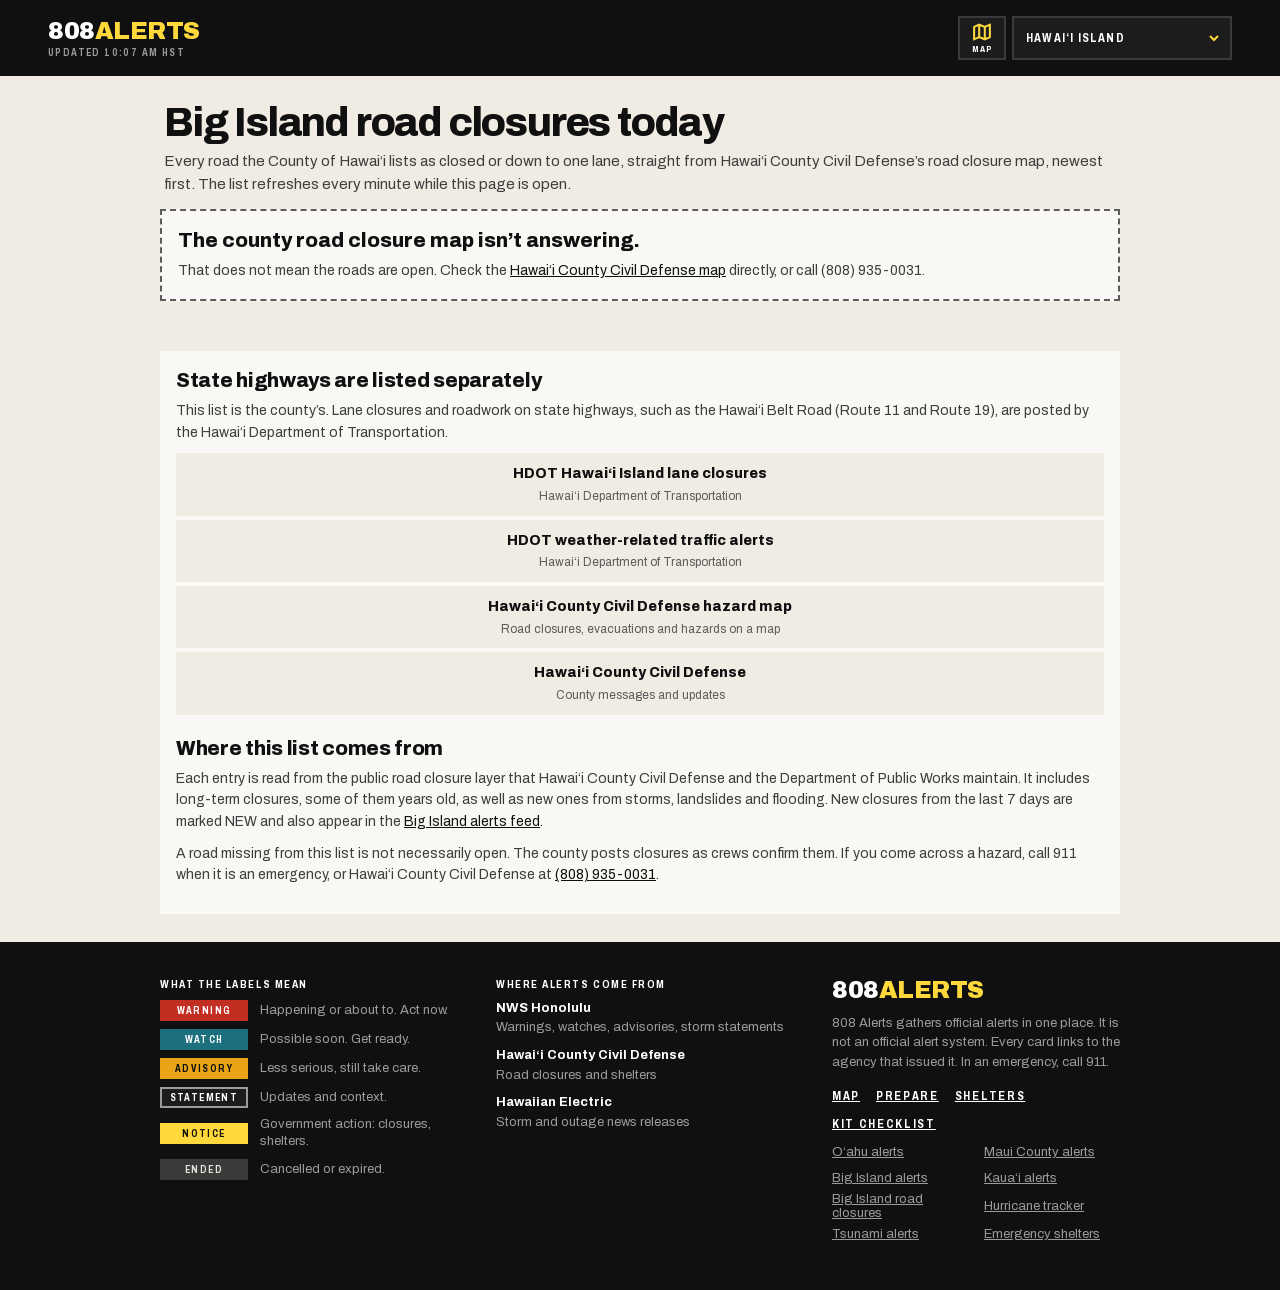
<file: big-island-road-closures/index.html>
<!doctype html>
<html lang="en" data-page="roads" data-island="HAW">
<head>
<meta charset="utf-8">
<meta name="viewport" content="width=device-width, initial-scale=1, viewport-fit=cover">
<title>Big Island Road Closures Today: Live List (Hawaiʻi Island) · 808 Alerts</title>
<meta name="description" content="Big Island road closures today: every road Hawaiʻi County lists as closed or down to one lane, with reasons, locations and alternate routes, updated live from Hawaiʻi County Civil Defense.">
<meta name="theme-color" content="#101010">
<link rel="canonical" href="https://808alerts.com/big-island-road-closures/">
<link rel="icon" type="image/png" href="[data-uri]">
<meta property="og:image" content="https://808alerts.com/og-image.png">
<meta property="og:type" content="website">
<meta property="og:site_name" content="808 Alerts">
<meta property="og:url" content="https://808alerts.com/big-island-road-closures/">
<meta property="og:title" content="Big Island Road Closures Today: Live List (Hawaiʻi Island) · 808 Alerts">
<meta property="og:description" content="Big Island road closures today: every road Hawaiʻi County lists as closed or down to one lane, with reasons, locations and alternate routes, updated live from Hawaiʻi County Civil Defense.">
<meta name="twitter:card" content="summary">
<meta name="twitter:title" content="Big Island Road Closures Today: Live List (Hawaiʻi Island) · 808 Alerts">
<meta name="twitter:description" content="Big Island road closures today: every road Hawaiʻi County lists as closed or down to one lane, with reasons, locations and alternate routes, updated live from Hawaiʻi County Civil Defense.">
<meta name="twitter:image" content="https://808alerts.com/og-image.png">
<script type="application/ld+json">
{"@context": "https://schema.org", "@type": "WebPage", "name": "Big Island road closures today", "url": "https://808alerts.com/big-island-road-closures/", "description": "Big Island road closures today: every road Hawaiʻi County lists as closed or down to one lane, with reasons, locations and alternate routes, updated live from Hawaiʻi County Civil Defense.", "inLanguage": "en"}
</script>
<style>
@font-face{
  font-family:Archivo;
  font-style:normal;
  font-weight:400 900;
  font-stretch:77% 100%;
  font-display:swap;
  src:url([data-uri]) format("woff2");
}
:root{
  --ink:#101010;--ink2:#1c1c1c;--surface:#faf8f5;--surface2:#f0ece4;--line:#e6e1d9;
  --accent:#ffd93b;--warn:#c22e22;--advis:#e8a317;--watch:#1c6f7d;
  --muted:#9a9a9a;--muted3:#5c5c5c;--body:#3d3d3d;--land:#d6cfc2;--edge:#3a3a3a;
}
*{box-sizing:border-box}
html{-webkit-text-size-adjust:100%}
body{margin:0;background:var(--surface2);color:var(--ink);font-family:Archivo,system-ui,-apple-system,"Segoe UI",sans-serif;font-stretch:100%}
a{color:var(--ink)}
button,select{font:inherit;color:inherit;cursor:pointer}
:focus-visible{outline:2px solid var(--accent);outline-offset:2px}
.skip{position:absolute;left:8px;top:-100px;z-index:100;background:var(--accent);color:var(--ink);padding:10px 14px;font-size:14px;font-weight:800;text-decoration:none}
.skip:focus{top:8px}
#feedwrap:focus,#detail:focus{outline:none}
.sr{position:absolute;width:1px;height:1px;overflow:hidden;clip:rect(0 0 0 0);white-space:nowrap}
.n{font-stretch:77%;font-weight:700;letter-spacing:.14em}
[hidden]{display:none!important}

/* header */
.bar{background:var(--ink);padding:12px 16px;display:flex;align-items:center;justify-content:space-between;gap:12px;position:sticky;top:0;z-index:5}
.brand{display:flex;flex-direction:column;gap:5px;text-decoration:none}
.wm{font-weight:900;font-size:20px;letter-spacing:-.02em;line-height:1}
.wm b{color:#fff;font-weight:900}.wm i{color:var(--accent);font-style:normal}
.upd{font-size:10px;color:var(--muted);line-height:1}
.hr{display:flex;align-items:center;gap:6px}
.mapbtn{min-height:44px;min-width:48px;padding:0 10px;border:2px solid var(--edge);background:var(--ink2);color:#fff;text-decoration:none;display:flex;flex-direction:column;align-items:center;justify-content:center;gap:3px;font-size:9px;letter-spacing:.12em}
.mapbtn svg{color:var(--accent)}
.mapbtn:hover{border-color:var(--accent)}
.pick{position:relative}
.pick select{appearance:none;-webkit-appearance:none;min-height:44px;width:152px;padding:0 34px 0 12px;background:var(--ink2);color:#fff;border:2px solid var(--edge);border-radius:0;font-stretch:77%;font-weight:700;font-size:12px;letter-spacing:.1em}
.pick svg{position:absolute;right:12px;top:50%;margin-top:-6px;pointer-events:none}
.back{min-height:44px;display:flex;align-items:center;gap:8px;color:#fff;text-decoration:none;font-size:12px}
/* 320px reflow: the wordmark (124px), MAP (44px) and the island select must fit
   in 320 with no sideways scroll. 114px leaves room for HAWAIʻI ISLAND, the
   longest name, at 11px. */
@media (max-width:379px){
  .bar{padding:12px;gap:8px}
  .hr{gap:4px}
  .mapbtn{min-width:44px;padding:0 6px}
  .pick select{width:114px;padding:0 22px 0 8px;font-size:11px;letter-spacing:.05em}
  .pick svg{right:7px}
}

/* banners */
.banner{background:var(--advis);color:var(--ink);padding:12px 16px;display:flex;flex-direction:column;gap:4px;font-size:13px;line-height:1.45}
.banner strong{font-weight:800;letter-spacing:.04em}
.banner a{font-weight:800}

/* feed */
:where(#feed,#detail>main){padding:0 12px 28px;display:flex;flex-direction:column;gap:10px;max-width:960px;margin:0 auto}
.rule{display:flex;align-items:center;gap:10px;padding:14px 4px 0}
.rule span:first-child{font-size:11px;white-space:nowrap}
.rule span:last-child{flex-grow:1;height:2px;background:var(--ink);display:block}
.rule.red span:first-child{color:var(--warn)}.rule.red span:last-child{background:var(--warn)}
.group{display:flex;flex-direction:column;gap:10px}

.card{background:var(--surface);display:flex;flex-direction:column}
.card.ended{opacity:.62}
.card.ended h2{color:var(--muted3);text-decoration:line-through;text-decoration-thickness:2px}
.card.pin{outline:3px solid var(--warn);outline-offset:-3px}
.c-top{padding:12px 14px 0;display:flex;align-items:flex-start;justify-content:space-between;gap:12px}
.c-id{display:flex;flex-direction:column;gap:8px;min-width:0}
.c-ev{display:flex;flex-wrap:wrap;align-items:center;gap:8px}
.tag{padding:3px 7px;font-size:11px;border:2px solid transparent;line-height:1.1;display:inline-block}
.t-WARNING{background:var(--warn);color:#fff;border-color:var(--warn)}
.t-WATCH{background:var(--watch);color:#fff;border-color:var(--watch)}
.t-ADVISORY{background:var(--advis);color:var(--ink);border-color:var(--advis)}
.t-STATEMENT{background:var(--surface);color:var(--ink);border-color:var(--ink)}
.t-NOTICE{background:var(--ink);color:var(--accent);border-color:var(--ink)}
.t-ENDED{background:var(--line);color:var(--muted3);border-color:var(--line)}
.ev{font-weight:800;font-size:13px;text-transform:uppercase}
.when{font-size:12px;color:var(--muted3);display:flex;flex-wrap:wrap;align-items:center;gap:6px}
.when b{color:var(--ink);font-weight:800}
.stale{background:var(--advis);color:var(--ink);padding:2px 6px;font-size:10px;letter-spacing:.1em}
.loc{display:flex;flex-direction:column;align-items:flex-end;gap:4px;flex-shrink:0;width:100px;color:var(--ink);text-decoration:none}
.loc:hover svg{outline:2px solid var(--accent);outline-offset:2px}
.loc svg{display:block;width:96px;height:64px}
.loc span{font-size:9px;letter-spacing:.1em;line-height:1.2;text-align:right}
.c-body{padding:8px 14px 14px;display:flex;flex-direction:column;gap:8px}
.card h2{margin:0;font-weight:800;font-size:20px;line-height:1.15;letter-spacing:-.015em}
.card h2 a{color:inherit;text-decoration:none}
.card h2 a:hover{text-decoration:underline;text-decoration-thickness:2px}
.card p{margin:0;font-size:14px;line-height:1.5;color:var(--body)}
.area{font-size:12px;line-height:1.4;color:var(--muted3)}
.band{padding:9px 14px;font-size:13px;line-height:1.4}
.band b{font-weight:800}
.band.red{background:var(--warn);color:#fff}
.band.amb{background:var(--advis);color:var(--ink)}
.c-foot{border-top:2px solid var(--line);padding:10px 14px;display:flex;align-items:center;gap:10px}
.c-meta{display:flex;flex-direction:column;gap:2px;min-width:0}
.c-meta .ag{font-size:11px;letter-spacing:.12em}
.c-meta span{font-size:11px;color:var(--muted3)}
.c-meta .until{color:var(--ink);font-weight:700}
.src{margin-left:auto;min-height:40px;padding:0 12px;background:var(--accent);color:var(--ink);text-decoration:none;display:flex;align-items:center;gap:6px;font-weight:800;font-size:11px;letter-spacing:.08em;white-space:nowrap;border:0;border-radius:0}
.more{min-height:44px;margin-top:8px;background:transparent;border:2px solid var(--ink);border-radius:0;font-weight:800;font-size:12px;letter-spacing:.08em}
.note{padding:12px 4px 0;font-size:13px;line-height:1.5;color:var(--body)}

.empty{background:var(--surface);border:2px dashed var(--muted3);padding:18px 16px;display:flex;flex-direction:column;gap:8px;margin-top:12px}
.empty h2{margin:0;font-weight:800;font-size:20px;line-height:1.15}
.empty p{margin:0;font-size:14px;line-height:1.5;color:var(--body)}
.quiet{background:var(--surface);padding:22px 18px 20px;display:flex;flex-direction:column;gap:14px;margin-top:12px}
.quiet svg{width:100%;height:auto;max-width:420px}
.quiet .k{display:flex;align-items:center;gap:8px;color:var(--watch);font-size:11px}
.quiet .k i{width:10px;height:10px;background:var(--watch);display:block}
.quiet h2{margin:0;font-weight:800;font-size:30px;line-height:1.05;letter-spacing:-.03em}
.quiet p{margin:0;font-size:14px;line-height:1.5;color:var(--body)}
.loading{padding:40px 8px;font-size:14px;color:var(--muted3)}

.tiles{display:flex;flex-direction:column;gap:4px}
.tile{background:var(--surface);padding:16px;min-height:44px;display:flex;align-items:center;gap:12px;text-decoration:none;color:var(--ink)}
.tile span{display:flex;flex-direction:column;gap:3px;flex-grow:1}
.tile b{font-weight:800;font-size:17px;letter-spacing:-.01em}
.tile small{font-size:13px;color:var(--muted3);line-height:1.35}

/* detail */
.d-head{background:var(--surface);display:flex;flex-direction:column;margin-top:12px}
.d-in{padding:16px 16px 0;display:flex;flex-direction:column;gap:12px}
.d-head h1{margin:0;font-weight:800;font-size:28px;line-height:1.06;letter-spacing:-.03em}
.facts{display:grid;grid-template-columns:repeat(2,minmax(0,1fr));gap:10px 14px;font-size:13px;line-height:1.35}
.facts div{display:flex;flex-direction:column;gap:2px}
.facts span{font-size:10px;color:var(--muted3)}
.facts b{font-weight:800}
.d-head p{margin:0;font-size:15px;line-height:1.5;color:var(--body)}
.acts{padding:14px 16px 16px;display:grid;grid-template-columns:repeat(2,minmax(0,1fr));gap:6px}
.acts .src{margin:0;min-height:44px;justify-content:center;font-size:12px;grid-column:1/-1}
.mapl{min-height:44px;background:var(--surface);color:var(--ink);border:2px solid var(--ink);text-decoration:none;display:flex;align-items:center;justify-content:center;gap:8px;font-weight:800;font-size:12px;letter-spacing:.08em}
.share{min-height:44px;background:var(--ink);color:#fff;border:0;border-radius:0;display:flex;align-items:center;justify-content:center;gap:8px;font-weight:800;font-size:12px;letter-spacing:.08em}
.panel{background:var(--surface);padding:14px;display:flex;flex-direction:column;gap:14px}
.panel>p{margin:0;font-size:13px;line-height:1.45;color:var(--body)}
.zones{display:grid;grid-template-columns:repeat(2,minmax(0,1fr));gap:4px}
.zones button{min-height:52px;padding:8px 10px;border:2px solid var(--line);border-radius:0;background:var(--surface);text-align:left;display:flex;flex-direction:column;justify-content:center;gap:2px}
.zones button b{font-weight:800;font-size:12px;line-height:1.2}
.zones button span{font-size:9px;color:var(--muted3)}
.zones button[aria-pressed=true]{background:var(--ink);color:#fff;border-color:var(--ink)}
.zones button[aria-pressed=true] span{color:var(--accent)}
.threats{display:flex;flex-direction:column;border-top:2px solid var(--ink)}
.threats .zt{padding:12px 0 4px;display:flex;flex-direction:column;gap:2px}
.threats .zt b{font-weight:800;font-size:18px}
.threats .zt span{font-size:12px;color:var(--muted3)}
.thr{padding:12px 0;border-bottom:2px solid var(--line);display:flex;flex-direction:column;gap:6px}
.thr .h{display:flex;align-items:center;gap:10px}
.thr .h span:first-child{font-size:11px;flex-grow:1}
.bars{display:flex;gap:3px}
.bars i{width:18px;height:8px;display:block;background:var(--line)}
.bars i.on{background:var(--ink)}
.thr b{font-weight:800;font-size:15px}
.thr small{font-size:13px;line-height:1.4;color:var(--body)}
.fine{margin:0;font-size:12px;line-height:1.45;color:var(--muted3)}
.rows{background:var(--surface);padding:4px 14px;display:flex;flex-direction:column}
.rows div{padding:12px 0;border-bottom:2px solid var(--line);display:grid;grid-template-columns:76px minmax(0,1fr);gap:10px;font-size:14px;line-height:1.45}
.rows div:last-child{border-bottom:0}
.rows div>span:first-child{font-weight:800}
.rows .n{font-size:11px;padding-top:2px;font-weight:700}
.full{background:var(--surface);padding:0 14px}
.full summary{min-height:44px;display:flex;align-items:center;font-weight:800;font-size:12px;letter-spacing:.08em;cursor:pointer}
.full pre{white-space:pre-wrap;font-family:inherit;font-size:13px;line-height:1.5;color:var(--body);margin:0 0 14px}
.rel{background:var(--surface);padding:12px 14px;display:flex;flex-direction:column;gap:5px;text-decoration:none;color:var(--ink)}
.rel .h{display:flex;align-items:center;gap:8px}
.rel .h .tag{font-size:10px;padding:2px 6px}
.rel .h time{margin-left:auto;font-size:12px;color:var(--muted3)}
.rel b{font-size:14px;font-weight:700;line-height:1.3}

/* footer */
footer.site{background:var(--ink);color:var(--muted);padding:24px 20px 32px}
.f-in{max-width:960px;margin:0 auto;display:flex;flex-direction:column;gap:28px}
.f-in h3{margin:0 0 10px;font-size:11px;color:#fff;font-weight:700}
.legend{display:grid;grid-template-columns:88px minmax(0,1fr);gap:8px 12px;align-items:center;font-size:13px;line-height:1.35}
.legend .tag{font-size:10px;text-align:center}
.legend .t-STATEMENT{background:var(--ink2);color:#fff;border-color:var(--muted)}
.legend .t-NOTICE{background:var(--accent);color:var(--ink);border-color:var(--accent)}
.legend .t-ENDED{background:var(--edge);color:var(--line);border-color:var(--edge)}
.srcs{display:flex;flex-direction:column;gap:10px;font-size:13px;line-height:1.35}
.srcs div{display:flex;flex-direction:column;gap:2px}
.srcs b{color:#fff;font-weight:700}
.about p{margin:12px 0;font-size:13px;line-height:1.5}
.links{display:flex;flex-wrap:wrap;gap:4px 16px;font-size:12px}
.links a{color:#fff;display:inline-flex;align-items:center;min-height:24px}
.more-l{display:grid;grid-template-columns:repeat(2,minmax(0,1fr));gap:2px 16px;font-size:13px;margin-top:4px}
.more-l a{color:var(--muted);display:inline-flex;align-items:center;min-height:24px}
.more-l a:hover{color:#fff}

@media (min-width:900px){
  .bar{padding:16px 48px}
  .wm{font-size:24px}
  .pick select{width:220px}
  :where(#feed,#detail>main){padding:8px 0 40px;width:100%;max-width:960px}
  .card{display:grid;grid-template-columns:124px minmax(0,1fr) 156px;grid-auto-rows:auto}
  .card .c-top{display:contents}
  .card .c-id{grid-column:1;grid-row:1/span 6;padding:18px 16px;border-right:2px solid var(--line);gap:10px}
  .card .c-ev{flex-direction:column;align-items:flex-start;order:2;gap:6px}
  .card .when{order:1;flex-direction:column;align-items:flex-start;gap:4px}
  .card .when b{font-size:20px;letter-spacing:-.01em;line-height:1;display:block;margin-bottom:4px}
  .card .when .dot{display:none}
  .card .loc{grid-column:3;grid-row:1/span 6;width:auto;padding:18px 16px;border-left:2px solid var(--line);align-items:center}
  .card .loc svg{width:132px;height:88px}
  .card .loc span{text-align:center;font-size:10px}
  .card .c-body,.card .band,.card .c-foot{grid-column:2}
  .card .c-foot{align-self:end}
  .card h2{font-size:24px}
  .card p{font-size:15px;line-height:1.55}
  .c-body{padding:18px 22px 16px;gap:10px}
  .band{padding:10px 22px}
  .c-foot{margin-top:auto;padding:10px 22px}
  .tiles{display:grid;grid-template-columns:repeat(3,minmax(0,1fr));gap:12px}
  .zones{grid-template-columns:repeat(4,minmax(0,1fr))}
  .detail #detail>main{width:720px}
  .f-in{display:grid;grid-template-columns:repeat(3,minmax(0,1fr));gap:48px}
  footer.site{padding:36px 48px 44px}
  .banner{padding:12px 48px}
}

/* SEO pass, 2026-09-24: page heading, about block, island guides, road closures */
.kick{max-width:960px;margin:0 auto;padding:14px 16px 12px;font-size:10px;color:var(--muted3);font-weight:700}
.morel{font-size:13px;font-weight:700;color:var(--ink)}
.aboutfeed{max-width:960px;margin:8px auto 0;padding:0 12px}
.aboutfeed>div,.guide{background:var(--surface);padding:18px 16px}
.aboutfeed h2,.guide h2{margin:0 0 8px;font-weight:800;font-size:20px;letter-spacing:-.015em;line-height:1.15}
.aboutfeed p,.guide p{margin:0 0 10px;font-size:14px;line-height:1.55;color:var(--body)}
.aboutfeed p b{color:var(--ink)}
#now p{background:var(--surface2);padding:10px 12px;margin:12px 0 0}
.guide{max-width:960px;margin:10px auto 0;padding:18px 16px}
.guidewrap{max-width:960px;margin:0 auto;padding:0 12px 28px}
.guide h2{margin-top:22px}
.guide h2:first-child{margin-top:0}
.guide ul{margin:0 0 12px;padding-left:18px;font-size:14px;line-height:1.55;color:var(--body)}
.guide ul.links{list-style:none;padding:0;display:flex;flex-direction:column;gap:4px}
.guide ul.links li{background:var(--surface2);padding:10px 12px}
.guide ul.links a{font-weight:800;color:var(--ink);text-decoration:none;display:flex;flex-direction:column;justify-content:center;gap:2px;min-height:24px}
.guide ul.links a:hover{text-decoration:underline}
.guide .p{font-weight:400;font-size:12px;color:var(--muted3)}
.guide .meta{display:block;font-size:12px;color:var(--muted3);margin-top:3px}
.guide ul.links .meta a{display:inline;font-weight:400;color:var(--muted3);text-decoration:underline}
.guide .warnbox{background:var(--warn);color:#fff;padding:10px 12px;font-size:13px;line-height:1.45;margin:12px 0}
.guide .note{background:var(--surface2);padding:10px 12px}
.guide .cta{display:inline-flex;align-items:center;min-height:44px;padding:0 14px;background:var(--accent);color:var(--ink);font-weight:800;font-size:12px;letter-spacing:.08em;text-decoration:none;margin-top:6px}
.page{padding:12px 12px 28px}
.page>h1{margin:14px 4px 6px;font-weight:800;font-size:30px;line-height:1.05;letter-spacing:-.03em}
.page>.lead{margin:0 4px 14px;font-size:15px;line-height:1.5;color:var(--body)}
.count{margin:0 4px 10px;font-size:13px;color:var(--body)}
.roads{display:flex;flex-direction:column;gap:6px}
.road{background:var(--surface);padding:14px;display:flex;flex-direction:column;gap:6px}
.road.new{outline:2px solid var(--ink);outline-offset:-2px}
.r-h{display:flex;flex-wrap:wrap;align-items:center;gap:6px}
.r-h .dist{font-size:10px;color:var(--muted3);margin-left:4px}
.road h2{margin:0;font-weight:800;font-size:18px;line-height:1.2;display:flex;flex-direction:column;gap:2px}
.road h2 span{font-weight:600;font-size:14px;color:var(--body)}
.road p{margin:0;font-size:14px;line-height:1.45;color:var(--body)}
.road .alt{font-size:13px;color:var(--muted3)}
.road .since{font-size:12px;color:var(--muted3)}
@media (min-width:900px){
  .kick{padding:18px 0 14px}
  .aboutfeed,.guidewrap{padding-left:0;padding-right:0}
  .page{width:100%;max-width:960px;margin:0 auto;padding:12px 0 40px}
  .page>h1{font-size:40px}
  .roads{display:grid;grid-template-columns:repeat(2,minmax(0,1fr));gap:10px}
}
.road .onmap{font-size:13px;font-weight:700;color:var(--ink)}

/* Hero, 2026-11-02: split-flap status word, NWS wind-window countdown,
   GOES-West satellite loop, county board. Design: docs/hero-design/. */
.hero{background:var(--ink);color:var(--surface)}
.h-st{padding:24px 16px 28px}
.h-in{container-type:inline-size;display:flex;flex-direction:column;gap:16px;max-width:680px}
.h-k{display:flex;align-items:center;gap:8px;font-size:11px;color:#bdb6aa}
.h-k i{width:10px;height:10px;display:block;background:#5c5c5c}
.hw{margin:0}
.flaps{display:grid;grid-template-columns:repeat(var(--n),minmax(0,72px));gap:4px}
.fl{position:relative;display:flex;align-items:center;justify-content:center;font-weight:800;font-stretch:77%;line-height:1;background:#2b2b2b;color:var(--surface)}
.fl::after{content:"";position:absolute;left:0;right:0;top:50%;height:2px;margin-top:-1px;background:var(--ink);opacity:.45}
.flaps .gap{display:block}
.hw .fl{aspect-ratio:72/112;font-size:min(92px,calc((100cqw - (var(--n) - 1) * 4px) / var(--n) * 1.25))}
.lv-WARNING .fl,.h-k i.lv-WARNING{background:var(--warn);color:#fff}
.lv-WATCH .fl,.h-k i.lv-WATCH{background:var(--watch);color:#fff}
.lv-ADVISORY .fl,.lv-UNKNOWN .fl,.h-k i.lv-ADVISORY,.h-k i.lv-UNKNOWN{background:var(--advis);color:var(--ink)}
.lv-STATEMENT .fl,.h-k i.lv-STATEMENT{background:var(--surface);color:var(--ink)}
.h-k i.lv-QUIET{background:var(--surface)}
.lv-CHECKING .fl{color:var(--muted)}
.h-sum{margin:0;font-size:19px;line-height:1.3;font-weight:600}
.h-chk{margin:0;font-size:13px;line-height:1.5;color:#bdb6aa}
.h-chk a{color:var(--accent)}
.h-cd{border-top:2px solid #333;padding-top:18px;display:flex;flex-direction:column;gap:12px}
.h-cdl{font-size:11px;line-height:1.4;color:var(--accent)}
.h-cdn{display:flex;align-items:flex-end;gap:8px}
.cdf{grid-template-columns:repeat(var(--n),40px);gap:3px}
.cdf .fl{height:56px;font-size:46px;background:var(--accent);color:var(--ink)}
.cdf .fl::after{opacity:.3}
.h-cdn .u{font-size:14px;padding-bottom:4px}
.h-cdnote{margin:0;font-size:12px;line-height:1.5;color:#bdb6aa}
.h-ready{display:flex;flex-wrap:wrap;gap:8px}
.h-ready a{min-height:44px;padding:0 16px;display:inline-flex;align-items:center;border:2px solid var(--accent);color:var(--accent);text-decoration:none;font-size:12px}
.h-ready a.pri,.h-btns .pri{background:var(--accent);color:var(--ink)}
.h-sat{margin:0;position:relative;height:260px;background:#0b1a2a;overflow:hidden}
.frames img{position:absolute;top:0;left:0;width:100%;height:100%;object-fit:cover;opacity:0;transition:opacity .6s linear}
.frames img.on{opacity:1}
.h-chip{position:absolute;top:12px;left:12px;background:var(--ink);color:var(--surface);padding:7px 10px;font-size:10px;display:flex;gap:6px;align-items:center}
.h-chip i{width:7px;height:7px;background:var(--accent);display:block}
.h-bar{position:absolute;left:12px;right:12px;bottom:12px;display:flex;justify-content:space-between;align-items:flex-end;gap:8px}
.h-time{background:var(--ink);padding:6px 10px;display:flex;flex-direction:column;gap:1px;min-width:0}
.h-time b{font-size:13px;font-weight:800}
.h-time span{font-size:10px;color:#bdb6aa}
.h-btns{display:flex;gap:6px;flex-shrink:0}
.h-btns button,.h-btns a{min-height:44px;padding:0 12px;display:inline-flex;align-items:center;background:var(--ink);color:var(--accent);border:2px solid var(--accent);border-radius:0;text-decoration:none;font-size:11px}
.h-btns a.pri{display:none}
.cty{max-width:1200px;margin:0 auto;padding:4px 12px 0}
.cty+#banners{margin-top:14px}
.cty-g{display:flex;flex-direction:column;gap:6px;margin-top:10px}
.ct{background:var(--surface);border:2px solid var(--ink);text-decoration:none;color:var(--ink);display:grid;grid-template-columns:72px minmax(0,1fr);grid-template-areas:"svg h" "svg mf" "svg d";column-gap:12px;row-gap:6px;padding:12px}
.ct:hover,.ct.cur{box-shadow:inset 0 -6px 0 var(--accent)}
.ct-h{grid-area:h;display:flex;justify-content:space-between;gap:8px;font-size:12px;font-weight:800}
.ct svg{grid-area:svg;width:72px;height:56px;align-self:center}
.mf{grid-area:mf}
.mf .flaps{grid-template-columns:repeat(var(--n),17px);gap:2px}
.mf .fl{height:26px;font-size:19px}
.mf .fl::after{height:1px;opacity:.25}
.mf.lv-NONE .fl,.mf.lv-CHECKING .fl{background:var(--line);color:var(--ink)}
.ct-d{grid-area:d;display:flex;flex-direction:column;gap:2px}
.ct-d b{font-size:14px;line-height:1.35;font-weight:700}
.ct-d span{font-size:12px;color:var(--muted3)}
@media (prefers-reduced-motion:reduce){.frames img{transition:none}}
@media (min-width:900px){
  .hero{display:grid;grid-template-columns:minmax(0,52fr) minmax(0,48fr);min-height:600px}
  .h-st{padding:48px 56px 48px 48px}
  .h-in{gap:24px}
  .flaps{gap:6px}
  .hw .fl{font-size:min(92px,calc((100cqw - (var(--n) - 1) * 6px) / var(--n) * 1.25))}
  .h-k{font-size:12px}
  .h-sum{font-size:24px}
  .h-chk{font-size:14px}
  .h-cdl{font-size:12px}
  .cdf{grid-template-columns:repeat(var(--n),52px);gap:4px}
  .cdf .fl{height:72px;font-size:60px}
  .h-cdn .u{font-size:16px;padding-bottom:6px}
  .h-cdnote{font-size:13px}
  .h-sat{height:auto;min-height:600px}
  .h-chip{top:20px;left:20px;font-size:11px;padding:9px 12px}
  .h-bar{left:20px;right:20px;bottom:20px}
  .h-time b{font-size:15px}
  .h-btns button,.h-btns a{padding:0 16px;font-size:12px}
  .h-btns a.pri{display:inline-flex}
  .cty{padding:32px 48px 0}
  .cty-g{display:grid;grid-template-columns:repeat(4,minmax(0,1fr));gap:12px}
  .ct{grid-template-columns:minmax(0,1fr);grid-template-areas:"h" "svg" "mf" "d";row-gap:14px;padding:18px}
  .ct-h{font-size:14px}
  .ct svg{width:100%;height:96px}
  .mf .flaps{grid-template-columns:repeat(var(--n),20px)}
  .mf .fl{height:30px;font-size:22px}
}
.threats .zt span a{color:var(--muted3)}
/* 900 to 984px: the 960px column needs a gutter, or it sits on the screen edge */
@media (min-width:900px) and (max-width:984px){:where(#feed,#detail>main),.page,.kick,.aboutfeed,.guidewrap{padding-left:12px;padding-right:12px}}

</style>
</head>
<body>
<a class="skip n" id="skip" href="#feedwrap">Skip to alerts</a>
<header class="bar">
<a class="brand" href="/" aria-label="808 Alerts home">
<span class="wm"><b>808</b><i>ALERTS</i></span>
<span class="upd n" id="upd">CHECKING…</span>
</a>
<a class="back n" id="back" href="/" hidden><svg width="14" height="14" viewBox="0 0 16 16" fill="none" stroke="#ffd93b" stroke-width="2" aria-hidden="true"><path d="M10 3L5 8l5 5"/></svg>ALL ALERTS</a>
<div class="hr">
<a class="mapbtn n" id="mapbtn" href="/map/" aria-label="Open the map"><svg width="18" height="18" viewBox="0 0 16 16" fill="none" stroke="currentColor" stroke-width="1.8" aria-hidden="true"><path d="M1 3.5l4.5-2 5 2 4.5-2v11l-4.5 2-5-2-4.5 2z M5.5 1.5v11 M10.5 3.5v11"/></svg>MAP</a>
<div class="pick" id="pick">
<label class="sr" for="island">Show alerts for</label>
<select id="island">
<option value="ALL">ALL ISLANDS</option>
<option value="KAU">KAUAʻI</option>
<option value="OAH">OʻAHU</option>
<option value="MAUCO">MAUI COUNTY</option>
<option value="HAW">HAWAIʻI ISLAND</option>
</select>
<svg width="12" height="12" viewBox="0 0 12 12" fill="none" stroke="#ffd93b" stroke-width="2" aria-hidden="true"><path d="M2 4l4 4 4-4"/></svg>
</div>
</div>
</header>
<main id="feedwrap" tabindex="-1">
<div class="page">
<h1>Big Island road closures today</h1>
<p class="lead">Every road the County of Hawaiʻi lists as closed or down to one lane, straight from Hawaiʻi County Civil Defense’s road closure map, newest first. The list refreshes every minute while this page is open.</p>
<div id="banners"></div>
<div id="roads"><!--SSR:ROADS--><div class="loading">Loading the county road closure list…</div><!--/SSR:ROADS--></div>
</div>
<div class="guidewrap"><section class="guide">
<h2>State highways are listed separately</h2>
<p>This list is the county’s. Lane closures and roadwork on state highways, such as the Hawaiʻi Belt Road (Route 11 and Route 19), are posted by the Hawaiʻi Department of Transportation.</p>
<ul class="links">
<li><a href="https://hidot.hawaii.gov/highways/roadwork/hawaii/" target="_blank" rel="noopener">HDOT Hawaiʻi Island lane closures<span class="p">Hawaiʻi Department of Transportation</span></a></li>
<li><a href="https://hidot.hawaii.gov/weather-traffic/" target="_blank" rel="noopener">HDOT weather-related traffic alerts<span class="p">Hawaiʻi Department of Transportation</span></a></li>
<li><a href="https://www.arcgis.com/apps/dashboards/5865229bcba74020992b372ef18b6f17" target="_blank" rel="noopener">Hawaiʻi County Civil Defense hazard map<span class="p">Road closures, evacuations and hazards on a map</span></a></li>
<li><a href="https://www.hawaiicounty.gov/departments/civil-defense" target="_blank" rel="noopener">Hawaiʻi County Civil Defense<span class="p">County messages and updates</span></a></li>
</ul>
<h2>Where this list comes from</h2>
<p>Each entry is read from the public road closure layer that Hawaiʻi County Civil Defense and the Department of Public Works maintain. It includes long-term closures, some of them years old, as well as new ones from storms, landslides and flooding. New closures from the last 7 days are marked NEW and also appear in the <a href="/hawaii-island-alerts/">Big Island alerts feed</a>.</p>
<p>A road missing from this list is not necessarily open. The county posts closures as crews confirm them. If you come across a hazard, call 911 when it is an emergency, or Hawaiʻi County Civil Defense at <a href="tel:8089350031">(808) 935-0031</a>.</p>
</section></div>
</main>
<div id="detail" tabindex="-1" hidden></div>
<div class="sr" id="say-polite" role="status" aria-live="polite" aria-atomic="true"></div>
<div class="sr" id="say-now" aria-live="assertive" aria-atomic="true"></div>
<footer class="site">
<div class="f-in">
<div>
<h3 class="n">WHAT THE LABELS MEAN</h3>
<div class="legend">
<span class="tag n t-WARNING">WARNING</span><span>Happening or about to. Act now.</span>
<span class="tag n t-WATCH">WATCH</span><span>Possible soon. Get ready.</span>
<span class="tag n t-ADVISORY">ADVISORY</span><span>Less serious, still take care.</span>
<span class="tag n t-STATEMENT">STATEMENT</span><span>Updates and context.</span>
<span class="tag n t-NOTICE">NOTICE</span><span>Government action: closures, shelters.</span>
<span class="tag n t-ENDED">ENDED</span><span>Cancelled or expired.</span>
</div>
</div>
<div>
<h3 class="n">WHERE ALERTS COME FROM</h3>
<div class="srcs">
<div><b>NWS Honolulu</b><span>Warnings, watches, advisories, storm statements</span></div>
<div><b>Hawaiʻi County Civil Defense</b><span>Road closures and shelters</span></div>
<div><b>Hawaiian Electric</b><span>Storm and outage news releases</span></div>
</div>
</div>
<div class="about">
<span class="wm"><b>808</b><i>ALERTS</i></span>
<p>808 Alerts gathers official alerts in one place. It is not an official alert system. Every card links to the agency that issued it. In an emergency, call 911.</p>
<div class="links n"><a href="/map/">MAP</a><a href="/hurricane-preparation-hawaii/">PREPARE</a><a href="/emergency-shelters-hawaii/">SHELTERS</a><a href="/hurricane-kit-checklist/">KIT CHECKLIST</a></div>
<nav class="more-l" aria-label="More from 808 Alerts"><a href="/oahu-alerts/">Oʻahu alerts</a><a href="/maui-alerts/">Maui County alerts</a><a href="/hawaii-island-alerts/">Big Island alerts</a><a href="/kauai-alerts/">Kauaʻi alerts</a><a href="/big-island-road-closures/">Big Island road closures</a><a href="/hurricane-tracker-hawaii/">Hurricane tracker</a><a href="/hawaii-tsunami-alerts/">Tsunami alerts</a><a href="/emergency-shelters-hawaii/">Emergency shelters</a></nav>
</div>
</div>
</footer>
<script>
(function () {
'use strict';

/* ---------- constants ---------- */
var TZ = 'Pacific/Honolulu';
var NWS_BASE = 'https://api.weather.gov';
var NWS_PAGE = 'https://www.weather.gov/hfo/';
var WORKER = 'https://808alerts-api.shauna-coy.workers.dev';
var HCCDA = 'https://services1.arcgis.com/C2LPusZs5OXNGFDn/arcgis/rest/services';
var HCCDA_DASH = 'https://www.arcgis.com/apps/dashboards/5865229bcba74020992b372ef18b6f17';
var HCCDA_PAGE = 'https://www.hawaiicounty.gov/departments/civil-defense';
/* The county's public Hazard Impact Map (the web map behind the dashboard above),
   opened in ArcGIS Map Viewer at a given spot: the closest official view of one
   closure or shelter, since the county publishes no page per item. */
var HCCDA_WEBMAP = '5a3b24e3f64c4ababdeecfadb9bdb9f8';
function countyMapAt(lon, lat, level) {
  return 'https://www.arcgis.com/apps/mapviewer/index.html?webmap=' + HCCDA_WEBMAP + '&center=' + (+lon).toFixed(5) + ',' + (+lat).toFixed(5) + '&level=' + (level || 15);
}
/* NWS publishes the text of every product it issues. The alert names its product
   (AWIPS id, e.g. TCVHFO for a hurricane watch), which gives a page with exactly
   what NWS issued. It shows the latest issuance of that product, so it is only
   used while the alert is still in effect. */
function nwsProductURL(awips) {
  var m = /^([A-Z0-9]{3})(HFO)$/.exec(awips || '');
  return m ? 'https://forecast.weather.gov/product.php?site=HFO&issuedby=HFO&product=' + m[1] : '';
}
var ZONE_COUNTY = { HAW: 'HIC001', OAH: 'HIC003', KAU: 'HIC007', NII: 'HIC007', MAU: 'HIC009', MOL: 'HIC009', LAN: 'HIC009', KAH: 'HIC009' };
function nwsZoneURL(zone) {
  var isl = (Z[zone] || [])[0];
  return /^HIZ/.test(zone) && isl ? 'https://forecast.weather.gov/showsigwx.php?warnzone=' + zone + '&warncounty=' + ZONE_COUNTY[isl] : '';
}
var WEEK = 7 * 864e5;
var REFRESH = 60e3;
var HISTORY_REFRESH = 10 * 60e3;
var SHELTER_STALE = 6 * 36e5;

var ISL_ORDER = ['NII', 'KAU', 'OAH', 'MOL', 'LAN', 'MAU', 'KAH', 'HAW'];
var ISL_NAME = { NII: 'NIʻIHAU', KAU: 'KAUAʻI', OAH: 'OʻAHU', MOL: 'MOLOKAʻI', LAN: 'LĀNAʻI', MAU: 'MAUI', KAH: 'KAHOʻOLAWE', HAW: 'HAWAIʻI ISLAND' };
var FILTER_NAME = { ALL: 'All islands', KAU: 'Kauaʻi', OAH: 'Oʻahu', MAUCO: 'Maui County', HAW: 'Hawaiʻi Island' };
var FILTER_PAGE = { ALL: '/', KAU: '/kauai-alerts/', OAH: '/oahu-alerts/', MAUCO: '/maui-alerts/', HAW: '/hawaii-island-alerts/' };
var FILTER_ISL = { KAU: ['KAU', 'NII'], OAH: ['OAH'], MAUCO: ['MAU', 'MOL', 'LAN', 'KAH'], HAW: ['HAW'] };
var COUNTY_AGENCY = {
  KAU: ['Kauaʻi Emergency Management Agency', 'https://www.kauai.gov/Government/Departments-Agencies/Emergency-Management-Agency'],
  OAH: ['Honolulu Department of Emergency Management', 'https://www.honolulu.gov/dem/'],
  MAUCO: ['Maui Emergency Management Agency', 'https://www.mauicounty.gov/2921/Emergency-Management-Agency'],
  HAW: ['Hawaiʻi County Civil Defense', HCCDA_PAGE]
};

/* NWS zone and county codes to islands. Verified against api.weather.gov/zones on 2026-09-23. */
var Z = {};
function zset(codes, isl) { codes.forEach(function (c) { Z[c] = isl; }); }
zset(['HIZ001'], ['NII']);
zset(['HIZ003', 'HIZ004', 'HIZ029', 'HIZ030', 'HIZ031'], ['KAU']);
zset(['HIZ006', 'HIZ007', 'HIZ009', 'HIZ010', 'HIZ011', 'HIZ032', 'HIZ033', 'HIZ034', 'HIZ035', 'HIZ036'], ['OAH']);
zset(['HIZ037', 'HIZ038', 'HIZ039', 'HIZ040', 'HIZ041'], ['MOL']);
zset(['HIZ015', 'HIZ042', 'HIZ043', 'HIZ044'], ['LAN']);
zset(['HIZ016'], ['KAH']);
zset(['HIZ017', 'HIZ018', 'HIZ022', 'HIZ045', 'HIZ046', 'HIZ047', 'HIZ048', 'HIZ049', 'HIZ050'], ['MAU']);
zset(['HIZ023', 'HIZ026', 'HIZ027', 'HIZ028', 'HIZ051', 'HIZ052', 'HIZ053', 'HIZ054'], ['HAW']);
zset(['HIC001'], ['HAW']); zset(['HIC003'], ['OAH']); zset(['HIC005'], ['MOL']);
zset(['HIC007'], ['KAU', 'NII']); zset(['HIC009'], ['MAU', 'MOL', 'LAN', 'KAH']);
zset(['PHZ110', 'PHZ111', 'PHZ112'], ['KAU', 'NII']); zset(['PHZ113'], ['KAU', 'OAH']);
zset(['PHZ114', 'PHZ115'], ['OAH']); zset(['PHZ116'], ['OAH', 'MOL']);
zset(['PHZ117', 'PHZ118'], ['MAU', 'MOL', 'LAN', 'KAH']); zset(['PHZ119'], ['MAU']);
zset(['PHZ120'], ['MAU', 'MOL']); zset(['PHZ121'], ['MAU', 'HAW']);
zset(['PHZ122', 'PHZ123', 'PHZ124'], ['HAW']);

/* Hawaiian spellings for place names the feeds publish without diacritics. */
var PLACES = [
  ['Mamalahoa', 'Māmalahoa'], ['Ookala', 'ʻŌʻōkala'], ['Pahoa', 'Pāhoa'], ['Naalehu', 'Nāʻālehu'], ['Pahala', 'Pāhala'],
  ['Milolii', 'Miloliʻi'], ['Waikoloa', 'Waikōloa'], ['Mahukona', 'Māhukona'], ['Hawi', 'Hāwī'], ['Honokaa', 'Honokaʻa'],
  ['Keaau', 'Keaʻau'], ['Kau', 'Kaʻū'], ['Hamakua', 'Hāmākua'], ['Waipio', 'Waipiʻo'], ['Laupahoehoe', 'Laupāhoehoe'],
  ['Kaalaiki', 'Kaʻalāiki'], ['Kahoolawe', 'Kahoʻolawe'], ['Lanai', 'Lānaʻi'], ['Molokai', 'Molokaʻi'], ['Kauai', 'Kauaʻi'],
  ['Oahu', 'Oʻahu'], ['Niihau', 'Niʻihau'], ['Haleakala', 'Haleakalā'], ['Kipahulu', 'Kīpahulu'], ['Waianae', 'Waiʻanae'],
  ['Koolau', 'Koʻolau'], ['Ewa', 'ʻEwa']
];
function place(s) {
  if (!s) return s;
  PLACES.forEach(function (p) { s = s.replace(new RegExp('\\b' + p[0] + '\\b', 'g'), p[1]); });
  return s;
}

var ISL_PATHS = {"HAW":"M116.8 75.2L117.0 74.1L118.9 72.2L120.1 72.0L121.3 69.7L122.9 68.3L123.2 66.9L121.5 64.5L121.2 63.4L121.1 60.7L121.8 59.8L123.6 60.0L125.4 60.8L125.7 61.6L127.9 62.7L129.4 63.9L130.5 63.8L133.0 64.6L136.9 66.5L138.1 67.0L140.3 68.5L141.9 70.0L143.6 71.9L143.3 73.1L143.4 75.4L144.2 75.6L145.8 75.3L146.4 76.8L146.3 78.2L148.5 80.3L150.7 81.2L151.2 81.8L150.8 82.9L149.5 84.2L147.8 85.4L146.4 86.8L144.2 87.7L142.2 88.9L140.2 89.4L138.6 89.0L137.8 89.2L136.0 90.9L134.4 91.5L133.1 92.7L131.7 93.2L130.5 94.6L130.6 95.5L129.8 96.4L129.4 97.9L127.4 99.5L125.9 98.0L123.7 96.6L121.5 95.9L120.6 93.5L121.1 90.6L121.4 86.8L120.5 84.2L120.6 83.0L119.7 82.7L119.2 79.8L118.5 78.1L117.6 77.9L116.8 75.2Z","MAU":"M99.1 40.6L99.6 38.8L100.7 37.4L102.1 37.3L103.4 38.1L104.4 40.1L105.3 41.3L107.7 40.6L109.5 39.7L112.1 40.2L112.1 40.6L113.7 41.9L114.7 42.3L115.2 43.3L118.3 44.3L118.8 45.1L118.8 46.4L118.0 47.5L116.7 48.5L116.1 48.4L114.4 49.3L113.0 49.1L110.1 50.4L108.0 50.6L106.3 50.0L105.6 44.7L104.9 44.2L103.6 44.8L101.0 43.5L99.7 42.0L99.1 40.6Z","KAH":"M99.0 52.0L99.7 51.3L102.5 49.8L103.5 50.6L103.1 51.7L103.6 52.1L102.3 52.6L101.8 52.2L100.0 52.8L99.0 52.0Z","LAN":"M89.1 41.1L89.8 40.4L91.1 40.2L93.7 40.7L95.4 42.2L96.2 43.5L95.3 45.2L93.4 45.9L91.7 46.0L91.0 44.5L90.7 42.7L89.3 41.9L89.1 41.1Z","MOL":"M82.3 35.2L82.9 33.9L83.8 33.2L83.6 31.7L85.3 31.8L85.6 32.1L90.9 32.9L91.9 32.0L92.3 33.1L94.5 33.4L97.1 32.9L98.8 33.6L98.0 35.0L96.2 36.2L94.3 36.8L90.8 36.0L88.2 35.2L86.8 35.5L83.9 35.7L82.3 35.2Z","OAH":"M55.6 21.2L59.9 21.0L61.2 19.8L61.6 18.9L62.8 17.7L64.2 17.3L64.8 18.0L65.4 19.7L67.4 21.8L67.8 23.2L67.4 23.5L67.7 24.7L69.5 26.1L69.8 24.7L71.0 24.7L70.6 26.3L71.3 27.0L71.2 27.7L72.9 29.5L71.7 30.4L70.7 29.9L68.6 30.7L68.0 30.0L66.3 29.2L63.8 28.9L60.9 29.5L60.2 29.4L59.5 27.2L58.4 26.4L58.3 25.6L56.9 23.9L56.9 22.4L55.6 21.2Z","KAU":"M14.1 7.9L14.2 6.9L15.3 6.0L15.7 4.7L19.0 2.9L19.8 2.2L22.0 2.7L22.3 2.1L23.9 2.3L24.7 2.0L26.2 2.5L27.2 3.4L27.7 4.6L27.7 5.7L26.6 7.3L26.7 10.0L26.3 10.7L23.5 12.7L22.7 12.3L19.2 12.0L17.4 10.2L15.0 9.5L14.1 7.9Z","NII":"M1.5 13.3L1.9 12.2L3.1 11.1L4.9 9.9L5.1 9.0L6.2 8.7L6.4 9.5L5.9 11.0L6.1 11.9L4.2 12.6L2.6 15.0L1.4 14.3L1.5 13.3Z"}
;

var TROPICAL_DEF = {
  'Hurricane Warning': 'Hurricane conditions are expected within the warning area. Rush preparations to completion.',
  'Hurricane Watch': 'Hurricane conditions are possible within the watch area. Get ready now.',
  'Tropical Storm Warning': 'Tropical storm conditions are expected within the warning area.',
  'Tropical Storm Watch': 'Tropical storm conditions are possible within the watch area.',
  'Storm Surge Warning': 'Life-threatening storm surge flooding is expected.',
  'Storm Surge Watch': 'Life-threatening storm surge flooding is possible.'
};
var IMPACT = { 'None': 0, 'Limited': 1, 'Elevated': 1, 'Significant': 2, 'Moderate': 2, 'Extensive': 3, 'High': 3, 'Devastating': 4, 'Catastrophic': 4, 'Devastating to Catastrophic': 4, 'Extreme': 4 };

/* ---------- utilities ---------- */
function $(s) { return document.querySelector(s); }
function esc(s) { return String(s == null ? '' : s).replace(/[&<>"']/g, function (c) { return { '&': '&amp;', '<': '&lt;', '>': '&gt;', '"': '&quot;', "'": '&#39;' }[c]; }); }
function store(k, v) { try { if (v === undefined) { var r = localStorage.getItem(k); return r ? JSON.parse(r) : null; } localStorage.setItem(k, JSON.stringify(v)); } catch (e) { return null; } }
var fmtTime = new Intl.DateTimeFormat('en-US', { timeZone: TZ, hour: 'numeric', minute: '2-digit' });
var fmtDay = new Intl.DateTimeFormat('en-US', { timeZone: TZ, weekday: 'short', month: 'short', day: 'numeric' });
var fmtWd = new Intl.DateTimeFormat('en-US', { timeZone: TZ, weekday: 'short' });
var fmtKey = new Intl.DateTimeFormat('en-CA', { timeZone: TZ, year: 'numeric', month: '2-digit', day: '2-digit' });
function tm(t) { return fmtTime.format(new Date(t)); }
function dayKey(t) { return fmtKey.format(new Date(t)); }
function dayLabel(t) {
  var k = dayKey(t), now = Date.now();
  var lbl = fmtDay.format(new Date(t)).replace(',', '').toUpperCase();
  if (k === dayKey(now)) return 'TODAY · ' + lbl;
  if (k === dayKey(now - 864e5)) return 'YESTERDAY · ' + lbl;
  return lbl;
}
function whenShort(t) {
  return dayKey(t) === dayKey(Date.now()) ? tm(t) : fmtWd.format(new Date(t)) + ' ' + tm(t);
}
function ago(t) {
  var m = Math.round((Date.now() - t) / 6e4);
  if (m < 1) return 'just now';
  if (m < 60) return m + ' min ago';
  var h = Math.round(m / 60);
  if (h < 24) return h + ' hr ago';
  var d = Math.round(h / 24);
  return d === 1 ? '1 day ago' : d + ' days ago';
}
var FETCH_HEADERS = {};
function setFetchHeaders(h) { FETCH_HEADERS = h || {}; }
function fetchJSON(url, ms) {
  var ctl = typeof AbortController !== 'undefined' ? new AbortController() : null;
  var timer = setTimeout(function () { if (ctl) ctl.abort(); }, ms || 15000);
  var hd = { Accept: 'application/geo+json, application/json' }; for (var k in FETCH_HEADERS) hd[k] = FETCH_HEADERS[k];
  // The time limit covers the whole response, body included, and a hard race
  // backs up the abort: a feed that answers and then stalls must not hold a
  // page (or Cloudflare's server render) open.
  var limit = ms || 15000;
  var work = fetch(url, { signal: ctl ? ctl.signal : undefined, headers: hd })
    .then(function (r) { if (!r.ok) throw new Error('HTTP ' + r.status); return r.json(); });
  var cap = new Promise(function (_, rej) { setTimeout(function () { rej(new Error('timeout')); }, limit + 500); });
  return Promise.race([work, cap]).then(function (v) { clearTimeout(timer); return v; }, function (e) { clearTimeout(timer); throw e; });
}
function uniq(a) { return a.filter(function (v, i) { return a.indexOf(v) === i; }); }
function clip(s, n) {
  s = (s || '').trim();
  if (s.length <= n) return s;
  var cut = s.slice(0, n), dot = cut.lastIndexOf('. ');
  return (dot > n * 0.5 ? cut.slice(0, dot + 1) : cut.replace(/\s+\S*$/, '') + '…');
}
function unwrap(s) { return (s || '').replace(/\r/g, '').replace(/([^\n])\n(?!\n|\*|-)/g, '$1 ').replace(/[ \t]+/g, ' ').trim(); }

/* ---------- state ---------- */
var S = {
  island: 'ALL', showEnded: false,
  nws: { status: 'loading', at: 0, active: [], history: [], historyAt: 0 },
  roads: { status: 'loading', at: 0, items: [] },
  shelters: { status: 'loading', at: 0, items: [], edited: 0 },
  heco: { status: 'loading', at: 0, items: [] },
  cards: [], checkedAt: 0
};

/* ---------- NWS ---------- */
function trimFeature(f) {
  var p = f.properties;
  return {
    id: p.id, sent: Date.parse(p.sent), expires: p.expires ? Date.parse(p.expires) : 0, ends: p.ends ? Date.parse(p.ends) : 0,
    event: p.event, type: p.messageType, status: p.status, area: p.areaDesc, ugc: (p.geocode && p.geocode.UGC) || [],
    refs: (p.references || []).map(function (r) { return r.identifier; }),
    nhead: (p.parameters && p.parameters.NWSheadline && p.parameters.NWSheadline[0]) || '',
    awips: (p.parameters && p.parameters.AWIPSidentifier && p.parameters.AWIPSidentifier[0]) || '',
    headline: p.headline || '', desc: p.description || '', instr: p.instruction || ''
  };
}
function loadNWS() {
  return fetchJSON(NWS_BASE + '/alerts/active?area=HI').then(function (d) {
    S.nws.active = d.features.map(trimFeature).filter(function (a) { return a.status === 'Actual'; });
    S.nws.status = 'ok'; S.nws.at = Date.now();
    store('808:nws', { at: S.nws.at, active: S.nws.active });
  }).catch(function () {
    var c = store('808:nws');
    if (c && c.active && (!S.nws.at || c.at > S.nws.at)) { S.nws.active = c.active; S.nws.at = c.at; }
    S.nws.status = 'fail';
  });
}
function loadNWSHistory() {
  if (Date.now() - S.nws.historyAt < HISTORY_REFRESH) return Promise.resolve();
  var start = new Date(Date.now() - WEEK).toISOString().replace(/\.\d+Z$/, 'Z');
  return fetchJSON(NWS_BASE + '/alerts?area=HI&start=' + start + '&limit=500', 25000).then(function (d) {
    S.nws.history = d.features.map(trimFeature).filter(function (a) { return a.status === 'Actual'; });
    S.nws.historyAt = Date.now();
  }).catch(function () { });
}

function levelOf(ev) {
  if (/Warning/i.test(ev)) return 'WARNING';
  if (/Watch/i.test(ev)) return 'WATCH';
  if (/Advisory/i.test(ev)) return 'ADVISORY';
  return 'STATEMENT';
}
function sentence(s, ev) {
  if (!s) return '';
  if (s !== s.toUpperCase()) return s;
  var t = s.toLowerCase().replace(/(^|[.!?]\s+)([a-z])/g, function (m, a, b) { return a + b.toUpperCase(); });
  t = t.replace(/\b(hurricane|tropical storm|tropical depression|post-tropical cyclone)\s+([a-z]+)/g, function (m, kind, name) {
    var common = ['watch', 'warning', 'force', 'conditions', 'is', 'remains', 'continues', 'will', 'has', 'and', 'or', 'expected', 'center', 'season', 'to', 'in', 'for', 'watches', 'warnings', 'local'];
    return common.indexOf(name) > -1 ? m : kind + ' ' + name.charAt(0).toUpperCase() + name.slice(1);
  });
  if (ev) t = t.replace(new RegExp(ev.toLowerCase(), 'g'), ev);
  var proper = ['Hawaii', 'Big Island', 'Maui', 'Oahu', 'Kauai', 'Molokai', 'Lanai', 'Niihau', 'Kahoolawe', 'Hilo', 'Kona', 'Kohala', 'Honolulu',
    'Monday', 'Tuesday', 'Wednesday', 'Thursday', 'Friday', 'Saturday', 'Sunday', 'January', 'February', 'March', 'April', 'May', 'June', 'July',
    'August', 'September', 'October', 'November', 'December', 'Hurricane', 'Tropical Storm', 'Watch', 'Warning', 'Advisory'];
  proper.forEach(function (w) { t = t.replace(new RegExp('\\b' + w.toLowerCase() + '\\b', 'g'), w); });
  t = t.replace(/\bhst\b/g, 'HST').replace(/\bnws\b/g, 'NWS');
  t = t.replace(/^(.)/, function (c) { return c.toUpperCase(); });
  return place(t);
}
function field(desc, key) {
  var m = new RegExp('\\*\\s*' + key + '\\.\\.\\.([\\s\\S]*?)(?=\\n\\s*\\n|\\n\\*|$)').exec(desc);
  return m ? unwrap(m[1]) : '';
}
function summary(a) {
  var d = a.desc || '';
  var what = field(d, 'WHAT'), impacts = field(d, 'IMPACTS');
  if (what) return clip(what + (impacts ? ' ' + impacts : ''), 300);
  var so = /SITUATION OVERVIEW\s*\n-+\s*\n([\s\S]*?)(\n\s*\n|$)/.exec(d);
  if (so) return clip(unwrap(so[1]), 320);
  if (/LOCATIONS AFFECTED/.test(d) && TROPICAL_DEF[a.event]) return TROPICAL_DEF[a.event] + ' Open for the danger ratings in your area.';
  if (TROPICAL_DEF[a.event]) return TROPICAL_DEF[a.event];
  var paras = d.split(/\n\s*\n/).map(unwrap).filter(function (p) { return p && p !== p.toUpperCase(); });
  return clip(paras[0] || '', 300);
}
function islandsOf(ugc) {
  var out = [];
  ugc.forEach(function (c) { (Z[c] || []).forEach(function (i) { if (out.indexOf(i) < 0) out.push(i); }); });
  return ISL_ORDER.filter(function (i) { return out.indexOf(i) > -1; });
}
function whereLabel(isl) {
  var set = function (a) { return a.every(function (x) { return isl.indexOf(x) > -1; }); };
  if (isl.length >= 7) return 'ALL ISLANDS';
  var maui = ['MAU', 'MOL', 'LAN'];
  var parts = [];
  var rest = isl.slice();
  if (set(maui)) { parts.push('MAUI COUNTY'); rest = rest.filter(function (x) { return maui.concat('KAH').indexOf(x) < 0; }); }
  if (rest.indexOf('KAU') > -1 && rest.indexOf('NII') > -1) rest = rest.filter(function (x) { return x !== 'NII'; });
  var names = rest.map(function (x) { return ISL_NAME[x]; });
  if (parts.length && names.indexOf('HAWAIʻI ISLAND') > -1) { names = names.filter(function (x) { return x !== 'HAWAIʻI ISLAND'; }); parts.unshift('HAWAIʻI ISLAND'); }
  return parts.concat(names).join(' + ') || 'HAWAIʻI';
}

function buildNWSCards() {
  var activeIds = {};
  S.nws.active.forEach(function (a) { activeIds[a.id] = true; });
  var all = {};
  S.nws.history.concat(S.nws.active).forEach(function (a) { all[a.id] = a; });
  var list = Object.keys(all).map(function (k) { return all[k]; }).filter(function (a) { return Date.now() - a.sent < WEEK || activeIds[a.id]; });

  // union-find threads over references
  var parent = {};
  function find(x) { while (parent[x] && parent[x] !== x) x = parent[x] = parent[parent[x]] || parent[x]; return x; }
  function union(a, b) { parent[a] = parent[a] || a; parent[b] = parent[b] || b; var ra = find(a), rb = find(b); if (ra !== rb) parent[ra] = rb; }
  list.forEach(function (a) {
    parent[a.id] = parent[a.id] || a.id;
    a.refs.forEach(function (r) { if (all[r]) union(a.id, r); });
  });
  var threads = {};
  list.forEach(function (a) {
    // storm statements carry no references; each new one replaces the last
    var key = a.event === 'Tropical Cyclone Local Statement' ? 'TCLS' : find(a.id);
    (threads[key] = threads[key] || []).push(a);
  });
  var now = Date.now();
  var th = Object.keys(threads).map(function (k) {
    var msgs = threads[k].sort(function (x, y) { return x.sent - y.sent; });
    var latest = msgs[msgs.length - 1];
    var cancelled = latest.type === 'Cancel';
    var end = latest.ends || latest.expires;
    var active = !cancelled && (activeIds[latest.id] || (S.nws.status !== 'ok' && end > now && S.nws.active.some(function (x) { return x.id === latest.id; })));
    return { msgs: msgs, latest: latest, first: msgs[0], active: !!active, cancelled: cancelled };
  });
  // drop threads where only a cancel message is visible and nothing else
  th = th.filter(function (t) { return !(t.cancelled && t.msgs.length === 1 && !t.latest.event); });

  // group threads that went out together (same event, same minute): one card, many zones
  var groups = {};
  th.forEach(function (t) {
    var k = t.latest.event + '|' + Math.floor(t.latest.sent / 6e4) + '|' + (t.active ? 1 : 0) + '|' + (t.cancelled ? 1 : 0);
    (groups[k] = groups[k] || []).push(t);
  });
  return Object.keys(groups).map(function (k) {
    var g = groups[k];
    var L = g[0].latest;
    var ugc = uniq([].concat.apply([], g.map(function (t) { return t.latest.ugc; })));
    var isl = islandsOf(ugc);
    var firstSent = Math.min.apply(null, g.map(function (t) { return t.first.sent; }));
    var active = g[0].active;
    var ended = !active;
    var zoneNames = uniq([].concat.apply([], g.map(function (t) { return t.latest.area.split(/;\s*/); }))).map(place);
    var where = field(L.desc, 'WHERE');
    var area = '';
    var hiz = ugc.filter(function (c) { return /^HIZ/.test(c); });
    if (hiz.length > 1 && hiz.length <= 10) area = hiz.length + ' zones: ' + zoneNames.join(', ');
    else if (hiz.length > 10) area = hiz.length + ' forecast zones';
    else if (where) area = clip(place(where), 140);
    else if (hiz.length === 1) area = zoneNames[0];
    var thread;
    if (L.event === 'Tropical Cyclone Local Statement') {
      var prev = g[0].msgs[g[0].msgs.length - 2];
      thread = prev ? 'Replaces the ' + whenShort(prev.sent) + ' statement' : 'Issued ' + whenShort(L.sent);
    } else if (g[0].msgs.length > 1) {
      thread = (L.type === 'Cancel' ? 'Cancelled ' : 'Updated ') + whenShort(L.sent) + ' · first issued ' + whenShort(firstSent);
    } else thread = 'Issued ' + whenShort(L.sent);
    var endT = L.ends || L.expires;
    var until;
    if (ended) until = L.type === 'Cancel' ? 'Cancelled' : 'Expired ' + (endT ? whenShort(endT) : '');
    else if (L.ends) until = 'Until ' + whenShort(L.ends);
    else if (/Hurricane|Tropical Storm|Storm Surge|Typhoon/.test(L.event) && /Watch|Warning/.test(L.event)) until = 'Until further notice';
    else if (L.event === 'Tropical Cyclone Local Statement') until = '';
    else until = L.expires ? 'Until ' + whenShort(L.expires) : '';
    var head = sentence(L.nhead, L.event) || (L.event + (ended ? '' : ' in effect'));
    if (L.type === 'Cancel' && !L.nhead) head = L.event + ' cancelled';
    return {
      src: 'nws', id: g.map(function (t) { return t.latest.id; }).sort()[0], ids: g.map(function (t) { return t.latest.id; }),
      threads: g, level: ended ? 'ENDED' : levelOf(L.event), baseLevel: levelOf(L.event), event: L.event,
      agency: 'NWS HONOLULU', t: L.sent, timed: true, isl: isl, where: whereLabel(isl), area: area,
      head: head, body: L.type === 'Cancel' ? 'This alert is no longer in effect.' : summary(L),
      thread: thread, until: until, active: active, url: (active && nwsProductURL(L.awips)) || NWS_PAGE, detail: true, stale: S.nws.status === 'fail'
    };
  });
}

/* ---------- Hawaiʻi County Civil Defense ---------- */
function loadRoads() {
  var q = HCCDA + '/Road_Closures_(HCCDA)_Public/FeatureServer/0/query?where=' + encodeURIComponent("Active='Active'") +
    '&outFields=OBJECTID,Name,District,Location,Mile_Marker,Road_Closure_Type,Reason,Notes,Alternate_Route,Start_Date,CreationDate&returnGeometry=true&outSR=4326&geometryPrecision=5&f=json';
  return fetchJSON(q).then(function (d) {
    if (d.error) throw new Error('arcgis');
    S.roads.items = (d.features || []).map(function (f) {
      var a = f.attributes, g = f.geometry, pt = null;
      var path = g && g.paths && g.paths[0];
      if (path && path.length) pt = path[Math.floor(path.length / 2)];
      else if (g && g.x != null) pt = [g.x, g.y];
      if (pt) { a._lon = pt[0]; a._lat = pt[1]; }
      return a;
    });
    S.roads.status = 'ok'; S.roads.at = Date.now();
  }).catch(function () { S.roads.status = 'fail'; });
}
function roadCards() {
  var now = Date.now();
  return S.roads.items.filter(function (r) {
    var t = r.Start_Date || r.CreationDate;
    return t && now - t < WEEK; // long-term closures stay on the county map, not in the feed
  }).map(function (r) {
    var t = Math.max(r.Start_Date || 0, 0) || r.CreationDate;
    var type = r.Road_Closure_Type || 'Closed';
    var lane = /lane/i.test(type);
    var loc = r.Location && !/^n\/?a$/i.test(r.Location) ? ' at ' + place(r.Location) : '';
    var alt = r.Alternate_Route && !/^(n\/?a|none)$/i.test(r.Alternate_Route) ? 'Alternate route: ' + place(r.Alternate_Route) + '.' : 'No alternate route listed.';
    var body = [r.Reason ? place(r.Reason).replace(/\.?$/, '.') : '', r.Notes ? place(r.Notes).replace(/\.?$/, '.') : '', alt].filter(Boolean).join(' ');
    return {
      src: 'roads', id: 'road-' + r.OBJECTID, level: 'NOTICE', event: lane ? 'Lane Closure' : 'Road Closed', agency: 'HAWAIʻI COUNTY CIVIL DEFENSE',
      t: t, timed: true, isl: ['HAW'], where: 'HAWAIʻI ISLAND', area: r.District ? place(r.District) + ' district' : '',
      head: place(r.Name) + ': ' + type.toLowerCase() + loc, body: body,
      thread: 'From the county road closure map', until: 'Until reopened', active: true, url: r._lon != null ? countyMapAt(r._lon, r._lat, 16) : HCCDA_DASH, more: ['All Big Island road closures', '/big-island-road-closures/']
    };
  });
}
function loadShelters() {
  var base = HCCDA + '/Emergency_Shelters_(HCCDA)_Public/FeatureServer/0';
  return Promise.all([
    fetchJSON(base + '/query?where=' + encodeURIComponent("Status='Open'") + '&outFields=Name,City,Animals&returnGeometry=false&f=json'),
    fetchJSON(base + '?f=json').catch(function () { return {}; })
  ]).then(function (r) {
    if (r[0].error) throw new Error('arcgis');
    S.shelters.items = (r[0].features || []).map(function (f) { return f.attributes; });
    var ei = r[1].editingInfo || {};
    S.shelters.edited = ei.dataLastEditDate || ei.lastEditDate || 0;
    S.shelters.status = 'ok'; S.shelters.at = Date.now();
  }).catch(function () { S.shelters.status = 'fail'; });
}
function shelterCards() {
  var s = S.shelters.items;
  if (!s.length) return [];
  var t = S.shelters.edited || S.shelters.at;
  var list = s.map(function (x) {
    var pets = x.Animals && !/^\s*$/.test(x.Animals) ? (/^none$/i.test(x.Animals.trim()) ? 'no pets' : 'pets: ' + x.Animals.trim().toLowerCase()) : '';
    return place(x.Name) + (x.City ? ' in ' + place(x.City) : '') + (pets ? ' (' + pets + ')' : '');
  });
  var staleFlag = Date.now() - t > SHELTER_STALE;
  return [{
    src: 'shelters', id: 'shelters', level: 'NOTICE', event: 'Shelters Open', agency: 'HAWAIʻI COUNTY CIVIL DEFENSE',
    t: t, timed: true, isl: ['HAW'], where: 'HAWAIʻI ISLAND', area: '',
    head: s.length + (s.length === 1 ? ' shelter listed open' : ' shelters listed open'),
    body: list.join('; ') + '.', confirm: true,
    staleNote: staleFlag ? 'County list last edited ' + ago(t) + '.' : '',
    thread: 'Shelter list from the county map, checked ' + tm(S.shelters.at), until: '', active: true, url: countyMapAt(-155.5, 19.6, 9)
  }];
}

/* ---------- Hawaiian Electric (via the 808 Alerts worker) ---------- */
var HECO_COUNTIES = [['HIC003', ['OAH']], ['HIC009', ['MAU', 'MOL', 'LAN']], ['HIC001', ['HAW']]];
function loadHECO() {
  return Promise.all(HECO_COUNTIES.map(function (c) {
    return fetchJSON(WORKER + '/api/power?county=' + c[0]).then(function (d) { d._isl = c[1]; return d; });
  })).then(function (rs) {
    S.heco.items = rs; S.heco.status = 'ok'; S.heco.at = Date.now();
  }).catch(function () { S.heco.status = 'fail'; });
}
function hecoCards() {
  var byUrl = {};
  S.heco.items.forEach(function (d) {
    if (!d || !d.sourceUrl || !d.published) return;
    var t = Date.parse(d.published + 'T00:00:00-10:00');
    if (!(Date.now() - t < WEEK)) return;
    var c = byUrl[d.sourceUrl] = byUrl[d.sourceUrl] || { d: d, t: t, isl: [], lines: [] };
    c.isl = c.isl.concat(d._isl);
    if (d.available && d.out) c.lines.push('About ' + Number(d.out).toLocaleString() + ' customers without power on ' + d.countyShort + (d.asOf ? ' as of ' + d.asOf : '') + '.');
  });
  return Object.keys(byUrl).map(function (u) {
    var c = byUrl[u], d = c.d;
    var isl = ISL_ORDER.filter(function (i) { return c.isl.indexOf(i) > -1; });
    return {
      src: 'heco', id: 'heco-' + u, level: 'STATEMENT', event: 'Utility Update', agency: 'HAWAIIAN ELECTRIC',
      t: c.t, timed: false, isl: isl, where: 'HAWAIIAN ELECTRIC ISLANDS', area: '',
      head: place(d.title), body: c.lines.length ? c.lines.join(' ') + ' ' + (d.caveat || '') : 'Outage updates appear here as Hawaiian Electric releases them. Kauaʻi is served by KIUC.',
      thread: 'News release', until: '', active: true, url: u
    };
  });
}

/* ---------- assemble ---------- */
function assemble() {
  var cards = buildNWSCards().concat(roadCards(), shelterCards(), hecoCards());
  cards.sort(function (a, b) {
    var ka = dayKey(a.t), kb = dayKey(b.t);
    if (ka !== kb) return kb < ka ? -1 : 1;
    if (a.timed !== b.timed) return a.timed ? -1 : 1;
    return b.t - a.t;
  });
  S.cards = cards;
}
function applies(c, isl) {
  if (isl === 'ALL') return true;
  return (FILTER_ISL[isl] || []).some(function (i) { return c.isl.indexOf(i) > -1; });
}

/* ---------- alert addresses ----------
   /alert/<event>-<islands>-<token>. The token comes from an NWS message id, so a
   shared link keeps working after the alert is updated: any message in the
   card's threads, old or new, resolves back to the card. */
function slugify(s) {
  return String(s || '').normalize('NFD').replace(/[̀-ͯʻ‘’']/g, '').toLowerCase().replace(/[^a-z0-9]+/g, '-').replace(/^-+|-+$/g, '');
}
function token(id) {
  var m = /([0-9a-f]{40})\.(\d+)\.\d+$/.exec(id || '');
  return m ? m[1].slice(0, 12) + m[2] : slugify(id).slice(-16);
}
function slugFor(c) { return slugify(c.event) + '-' + slugify(c.where) + '-' + token(c.id); }
function alertPath(c) { return '/alert/' + slugFor(c); }
function findCard(key) {
  if (!key) return null;
  var tok = key.indexOf('urn:') === 0 ? token(key) : key.split('-').pop();
  return S.cards.filter(function (c) {
    return c.src === 'nws' && c.threads.some(function (t) { return t.msgs.some(function (m) { return m.id === key || token(m.id) === tok; }); });
  })[0] || null;
}
function titleCase(s) {
  return String(s).toLowerCase().replace(/(^|[\s+])([a-zʻā])/g, function (m, a, b) { return a + b.toUpperCase(); }).replace(/ʻ([A-Z])/g, function (m, a) { return 'ʻ' + a.toLowerCase(); });
}

/* ---------- map links ---------- */
function mapHref(isl) {
  var f = uniq((isl || []).map(function (i) { return i === 'NII' ? 'KAU' : i === 'KAH' ? 'MAU' : i; }));
  return f.length === 1 ? '/map/?island=' + f[0] : '/map/';
}
function filterMapHref(isl) { return isl === 'ALL' ? '/map/' : isl === 'MAUCO' ? '/map/?island=MAU' : '/map/?island=' + isl; }

/* ---------- render ---------- */
var ARROW = '<svg width="12" height="12" viewBox="0 0 12 12" fill="none" stroke="currentColor" stroke-width="2" aria-hidden="true"><path d="M3 9L9 3M4 3h5v5"/></svg>';
var MAPICON = '<svg width="14" height="14" viewBox="0 0 16 16" fill="none" stroke="currentColor" stroke-width="2" aria-hidden="true"><path d="M1 3.5l4.5-2 5 2 4.5-2v11l-4.5 2-5-2-4.5 2z M5.5 1.5v11 M10.5 3.5v11"/></svg>';
var CHEV = '<svg width="16" height="16" viewBox="0 0 16 16" fill="none" stroke="#101010" stroke-width="2" aria-hidden="true"><path d="M5 3l5 5-5 5"/></svg>';
function islandSVG(on, color, label, w, h) {
  var paths = ISL_ORDER.map(function (k) {
    var hit = on.indexOf(k) > -1;
    return '<path d="' + ISL_PATHS[k] + '" fill="' + (hit ? color : '#cbc2b3') + '"/>';
  }).join('');
  return '<svg viewBox="-2 -2 156 104"' + (w ? ' width="' + w + '" height="' + h + '"' : '') + ' role="img" aria-label="' + esc(label) + '">' + paths + '</svg>';
}
function cardHTML(c, opts) {
  opts = opts || {};
  var time = c.timed ? tm(c.t) : fmtDay.format(new Date(c.t)).replace(/^\w+,\s*/, '').toUpperCase();
  var agoTxt = c.timed ? ago(c.t) : (dayKey(c.t) === dayKey(Date.now()) ? 'today' : ago(c.t + 12 * 36e5));
  var link = c.detail ? alertPath(c) : '';
  var h = '<article class="card' + (c.level === 'ENDED' ? ' ended' : '') + (opts.pin ? ' pin' : '') + '">' +
    '<div class="c-top"><div class="c-id">' +
    '<div class="c-ev"><span class="tag n t-' + c.level + '">' + c.level + '</span><span class="ev">' + esc(c.event) + '</span></div>' +
    '<div class="when"><span><b>' + esc(time) + '</b> <span class="dot">·</span> ' + esc(agoTxt) + '</span>' +
    (c.stale && c.src === 'nws' && c.active ? '<span class="stale n">AS OF ' + esc(tm(S.nws.at)) + '</span>' : '') + '</div></div>' +
    '<a class="loc" href="' + mapHref(c.isl) + '" title="See on the map">' + islandSVG(c.isl, c.active ? '#101010' : '#8c8c8c', c.where + ', see on the map') + '<span class="n">' + esc(c.where) + '</span></a></div>' +
    '<div class="c-body"><h2>' + (link ? '<a href="' + link + '">' + esc(c.head) + '</a>' : esc(c.head)) + '</h2>' +
    (c.body ? '<p>' + esc(c.body) + '</p>' : '') + (c.area ? '<div class="area">' + esc(c.area) + '</div>' : '') + (c.more ? '<a class="morel" href="' + c.more[1] + '">' + esc(c.more[0]) + ' →</a>' : '') + '</div>' +
    (c.staleNote ? '<div class="band amb"><b>MAY BE OUT OF DATE. </b>' + esc(c.staleNote) + '</div>' : '') +
    (c.confirm ? '<div class="band red"><b>CONFIRM BEFORE YOU TRAVEL. </b>“Listed open” is the county’s report, not a guarantee. Status can change. Call ahead or check the county page.</div>' : '') +
    '<div class="c-foot"><div class="c-meta"><span class="ag n">' + esc(c.agency) + '</span><span>' + esc(c.thread) + '</span>' +
    (c.until ? '<span class="until">' + esc(c.until) + '</span>' : '') + '</div>' +
    '<a class="src" href="' + esc(c.url) + '" target="_blank" rel="noopener">OFFICIAL SOURCE' + ARROW + '</a></div></article>';
  return h;
}
function rule(t, cls) { return '<div class="rule' + (cls ? ' ' + cls : '') + '"><span class="n">' + esc(t) + '</span><span></span></div>'; }
function tiles(label) {
  return rule(label) + '<div class="tiles">' +
    '<a class="tile" href="/hurricane-preparation-hawaii/"><span><b>Prepare</b><small>Make a plan for your household.</small></span>' + CHEV + '</a>' +
    '<a class="tile" href="/emergency-shelters-hawaii/"><span><b>Shelters</b><small>Know where you would go, and what to bring.</small></span>' + CHEV + '</a>' +
    '<a class="tile" href="/hurricane-kit-checklist/"><span><b>Kit checklist</b><small>What to have on hand for a week without power or water.</small></span>' + CHEV + '</a></div>';
}

function bannerHTML(isl) {
  isl = isl || 'ALL';
  var out = '';
  if (S.nws.status === 'fail') {
    out += '<div class="banner"><strong>CAN’T REACH THE NATIONAL WEATHER SERVICE</strong><span>' +
      (S.nws.at ? 'Last good check was ' + esc(whenShort(S.nws.at)) + ', so NWS alerts below may be out of date. ' : 'NWS alerts are missing below until it answers. ') +
      'Retrying every minute. <a href="' + NWS_PAGE + '" target="_blank" rel="noopener">Check weather.gov directly</a></span></div>';
  }
  var others = [];
  if ((isl === 'ALL' || isl === 'HAW') && (S.roads.status === 'fail' || S.shelters.status === 'fail')) others.push('Hawaiʻi County Civil Defense (road closures and shelters)');
  if (isl !== 'KAU' && S.heco.status === 'fail') others.push('Hawaiian Electric updates');
  if (others.length) out += '<div class="banner"><strong>SOME SOURCES AREN’T ANSWERING</strong><span>Couldn’t load ' + esc(others.join(' or ')) + '. Anything from them is missing below, which does not mean nothing is happening.</span></div>';
  return out;
}

function feedHTML(isl, showEnded) {
  var cards = S.cards.filter(function (c) { return applies(c, isl); });
  var active = cards.filter(function (c) { return c.active; });
  var ended = cards.filter(function (c) { return !c.active; });
  var pinned = active.filter(function (c) { return c.level === 'WARNING'; });
  var flow = active.filter(function (c) { return c.level !== 'WARNING'; }).concat(showEnded ? ended : []);
  flow.sort(function (a, b) {
    var ka = dayKey(a.t), kb = dayKey(b.t);
    if (ka !== kb) return kb < ka ? -1 : 1;
    if (a.timed !== b.timed) return a.timed ? -1 : 1;
    return b.t - a.t;
  });
  var nwsKnown = S.nws.status === 'ok' || S.nws.at;
  var h = '';
  if (!active.length && nwsKnown) {
    if (isl === 'ALL') {
      // The hero above already says QUIET and offers the get-ready links.
      h += '<div class="empty"><h2>No alerts in effect across Hawaiʻi right now.</h2><p>Checked at ' + esc(tm(S.checkedAt || Date.now())) + ' against NWS Honolulu, Hawaiʻi County Civil Defense and Hawaiian Electric. This is not an all clear: conditions can change quickly, and new alerts show up here as soon as they’re issued.</p></div>';
    } else {
      var ag = COUNTY_AGENCY[isl];
      h += '<div class="empty"><h2>No alerts in effect for ' + esc(FILTER_NAME[isl]) + ' right now.</h2><p>That covers the agencies we follow. It is not an all clear. For local updates, check with the <a href="' + ag[1] + '" target="_blank" rel="noopener">' + esc(ag[0]) + '</a>.</p></div>';
    }
  } else if (!active.length && !nwsKnown) {
    h += '<div class="empty"><h2>Alerts couldn’t load.</h2><p>We can’t reach the National Weather Service right now, so we can’t tell you what’s in effect. Please check <a href="' + NWS_PAGE + '" target="_blank" rel="noopener">weather.gov/hfo</a> directly.</p></div>';
  }
  if (pinned.length) {
    h += '<div class="group">' + rule(pinned.length === 1 ? 'PINNED · WARNING IN EFFECT' : 'PINNED · ' + pinned.length + ' WARNINGS IN EFFECT', 'red') +
      pinned.map(function (c) { return cardHTML(c, { pin: true }); }).join('') + '</div>';
  }
  var lastDay = null, open = false;
  flow.forEach(function (c) {
    var k = dayKey(c.t);
    if (k !== lastDay) { if (open) h += '</div>'; h += '<div class="group">' + rule(dayLabel(c.t)); lastDay = k; open = true; }
    h += cardHTML(c);
  });
  if (open) h += '</div>';
  if (ended.length) {
    h += '<button type="button" class="more" id="more">' + (showEnded ? 'HIDE ENDED ALERTS' : 'SHOW ' + ended.length + ' ENDED ' + (ended.length === 1 ? 'ALERT' : 'ALERTS') + ' FROM THIS WEEK') + '</button>';
  }
  if (active.length || isl !== 'ALL' || !nwsKnown) h += tiles('GET READY');
  h += '<div class="note">Showing alerts from the last 7 days.</div>';
  return h;
}


/* A plain-language status line for the bottom of the page. It answers the
   "is there a hurricane in Hawaii right now" kind of search with what NWS
   actually has in effect, and says when that was checked. */
function rightNowHTML(isl) {
  if (!S.nws.at) return '';
  var act = S.cards.filter(function (c) { return c.active && c.src === 'nws' && applies(c, isl); });
  var where = isl === 'ALL' ? 'Hawaiʻi' : FILTER_NAME[isl];
  var when = whenShort(S.nws.at) + ' HST';
  if (!act.length) return '<p><b>As of ' + esc(when) + ',</b> the National Weather Service has no watches, warnings or advisories in effect for ' + esc(where) + '.</p>';
  var parts = uniq(act.map(function (c) { return c.event + ' (' + titleCase(c.where) + ')'; }));
  return '<p><b>As of ' + esc(when) + ',</b> the National Weather Service has ' + act.length + (act.length === 1 ? ' alert' : ' alerts') + ' in effect for ' + esc(where) + ': ' + esc(parts.join('; ')) + '.</p>';
}
/* ---------- detail ---------- */
function parseZone(a) {
  var d = a.desc || '';
  var locs = /\* LOCATIONS AFFECTED\s*\n([\s\S]*?)\n\s*\n/.exec(d);
  var towns = locs ? locs[1].split('\n').map(function (l) { return place(l.replace(/^\s*-\s*/, '').trim()); }).filter(Boolean) : [];
  var sections = [];
  var re = /\*\s*(WIND|STORM SURGE|FLOODING RAIN|TORNADO)\s*\n([\s\S]*?)(?=\n\*\s|$)/g, m;
  while ((m = re.exec(d))) {
    var s = m[2];
    var imp = /POTENTIAL IMPACTS:\s*([^\n]+)/.exec(s);
    var peak = /Peak [^:]*:\s*([^\n]+(?:\n(?!\s*-|\s*\n)[^\n]+)*)/.exec(s);
    var sit = /LATEST LOCAL FORECAST:\s*\n?\s*-?\s*([^\n]+)/.exec(s);
    var act = /ACT:\s*([\s\S]*?)(?=\n\s*\n|\n\s*-\s*[A-Z]+:|$)/.exec(s);
    sections.push({
      name: m[1], rating: imp ? imp[1].trim() : '',
      peak: peak ? unwrap(peak[1]) : (sit ? unwrap(sit[1]) : ''),
      act: act ? unwrap(act[1]) : ''
    });
  }
  return { name: place(a.area), towns: towns, sections: sections, url: nwsZoneURL((a.ugc || [])[0]) };
}
var DZ = { key: null, zone: 0 };
function missingHTML() {
  return '<main><div class="empty"><h2>This alert isn’t in the last 7 days of alerts.</h2><p>It may have ended some time ago. <a href="/">See all current alerts</a>, or check <a href="' + NWS_PAGE + '" target="_blank" rel="noopener">weather.gov/hfo</a>.</p></div></main>';
}
function detailTitle(c) { return c.event + ' · ' + titleCase(c.where); }
function detailDesc(c) { return clip((c.active ? '' : 'Ended. ') + c.head + '. ' + c.body.replace(' Open for the danger ratings in your area.', ''), 155); }
function detailHTML(c) {
  var L = c.threads[0].latest;
  var first = Math.min.apply(null, c.threads.map(function (t) { return t.first.sent; }));
  var zones = c.threads.map(function (t) { return parseZone(t.latest); }).filter(function (z) { return z.sections.length; });
  zones.sort(function (a, b) { return a.name < b.name ? -1 : 1; });
  if (DZ.key !== c.id) { DZ.key = c.id; DZ.zone = 0; }
  var h = '<main><section class="d-head"><div class="d-in">' +
    '<div class="c-ev"><span class="tag n t-' + c.level + '">' + c.level + '</span><span class="ev">' + esc(c.event) + '</span></div>' +
    '<h1>' + esc(c.head) + '</h1>' +
    '<div class="facts">' +
    '<div><span class="n">' + (c.threads[0].msgs.length > 1 ? 'UPDATED' : 'ISSUED') + '</span><b>' + esc(whenShort(L.sent)) + '</b></div>' +
    '<div><span class="n">' + (c.active ? 'IN EFFECT' : 'STATUS') + '</span><b>' + esc(c.until || (c.active ? 'Now' : 'Ended')) + '</b></div>' +
    (c.threads[0].msgs.length > 1 ? '<div><span class="n">FIRST ISSUED</span><b>' + esc(whenShort(first)) + '</b></div>' : '') +
    '<div><span class="n">ISSUED BY</span><b>NWS Honolulu</b></div></div>' +
    '<p>' + esc(c.body) + '</p></div>' +
    '<div class="acts"><button type="button" class="share" id="share"><svg width="14" height="14" viewBox="0 0 16 16" fill="none" stroke="currentColor" stroke-width="2" aria-hidden="true"><path d="M8 10V2M4.5 5.5L8 2l3.5 3.5M3 9v5h10V9"/></svg><span>SHARE</span></button>' +
    '<a class="mapl" href="' + mapHref(c.isl) + '">' + MAPICON + '<span>SEE ON MAP</span></a>' +
    '<a class="src" href="' + esc(c.url) + '" target="_blank" rel="noopener">OFFICIAL SOURCE' + ARROW + '</a></div></section>';

  if (zones.length) {
    var z = zones[Math.min(DZ.zone, zones.length - 1)];
    h += rule(zones.length > 1 ? 'FIND YOUR AREA' : 'DANGER IN THIS AREA') + '<section class="panel">';
    if (zones.length > 1) {
      h += '<p>NWS rates the danger separately for each of the ' + zones.length + ' areas under this ' + esc(c.event.toLowerCase().replace(/^.*\s/, '')) + '. Pick yours.</p><div class="zones" role="group" aria-label="Forecast area">' +
        zones.map(function (x, i) {
          return '<button type="button" data-z="' + i + '" aria-pressed="' + (x === z) + '"><b>' + esc(x.towns.length ? x.towns.join(' · ') : x.name) + '</b><span class="n">' + esc(x.name.toUpperCase()) + '</span></button>';
        }).join('') + '</div>';
    }
    h += '<div class="threats"><div class="zt"><b>' + esc(z.towns.length ? z.towns.join(' · ') : z.name) + '</b><span>' + esc(z.name) + ' forecast zone' + (z.url ? ' · <a href="' + esc(z.url) + '" target="_blank" rel="noopener">NWS text for this area</a>' : '') + '</span></div>' +
      z.sections.map(function (s) {
        var n = IMPACT[s.rating] != null ? IMPACT[s.rating] : 0;
        var bars = [1, 2, 3, 4].map(function (i) { return '<i' + (i <= n ? ' class="on"' : '') + '></i>'; }).join('');
        return '<div class="thr"><div class="h"><span class="n">' + esc(s.name) + '</span><span class="bars" aria-hidden="true">' + bars + '</span></div>' +
          (s.rating ? '<b>' + esc(s.rating) + ' impact</b>' : '') + (s.peak ? '<small>' + esc(s.peak) + '</small>' : '') + '</div>';
      }).join('') + '</div><p class="fine">Ratings are NWS’s own, on its scale from limited to devastating or catastrophic.</p></section>';
    var acts = z.sections.filter(function (s) { return s.act; });
    if (acts.length) {
      h += rule('WHAT NWS SAYS TO DO') + '<section class="rows">' + acts.map(function (s) {
        return '<div><span class="n">' + esc(s.name === 'FLOODING RAIN' ? 'FLOOD' : s.name === 'STORM SURGE' ? 'SURGE' : s.name) + '</span><span>' + esc(s.act) + '</span></div>';
      }).join('') + '</section>';
    }
  } else if (L.instr) {
    h += rule('WHAT NWS SAYS TO DO') + '<section class="rows"><div><span class="n">ACTION</span><span>' + esc(unwrap(L.instr)) + '</span></div></section>';
  }

  var hist = c.threads[0].msgs.slice().reverse();
  if (hist.length > 1 || c.event === 'Tropical Cyclone Local Statement') {
    h += rule('HISTORY') + '<section class="rows">' + hist.slice(0, 8).map(function (m, i) {
      var what = m.type === 'Cancel' ? 'Cancelled.' : i === hist.length - 1 ? 'Issued.' : 'Updated.';
      return '<div><span>' + esc(whenShort(m.sent)) + '</span><span><b>' + what + '</b> ' + esc(sentence(m.nhead, m.event) || m.event) + '</span></div>';
    }).join('') + '</section>';
  }
  var full = unwrap(L.desc).replace(/\n{3,}/g, '\n\n');
  if (full) h += '<details class="full"><summary>READ THE FULL NWS TEXT</summary><pre>' + esc(L.desc.trim()) + (L.instr ? '\n\n' + esc(L.instr.trim()) : '') + '</pre></details>';

  var rel = S.cards.filter(function (x) { return x !== c && x.active && x.isl.some(function (i) { return c.isl.indexOf(i) > -1; }); }).slice(0, 4);
  if (rel.length) {
    h += rule('ALSO IN EFFECT ON THESE ISLANDS') + '<div class="tiles" style="display:flex;flex-direction:column">' + rel.map(function (x) {
      var href = x.detail ? alertPath(x) : x.url;
      return '<a class="rel" href="' + href + '"><span class="h"><span class="tag n t-' + x.level + '">' + x.level + '</span><span class="ev">' + esc(x.event) + '</span><time>' + esc(x.timed ? whenShort(x.t) : '') + '</time></span><b>' + esc(x.head) + '</b></a>';
    }).join('') + '</div>';
  }
  h += '</main>';
  return h;
}


/* ---------- loading everything ---------- */
function loadAll() {
  return Promise.all([loadNWS(), loadRoads(), loadShelters(), loadHECO()]).then(function () {
    S.checkedAt = Date.now();
    assemble();
  });
}

/* ---------- Big Island road closures page ----------
   Every active closure on the county layer, long-term ones included, newest first.
   The feed only takes closures from the last 7 days; this page is the full list. */
function roadRows() {
  return S.roads.items.slice().sort(function (a, b) {
    return (b.Start_Date || b.CreationDate || 0) - (a.Start_Date || a.CreationDate || 0);
  }).map(function (r) {
    var t = r.Start_Date || r.CreationDate || 0;
    var type = r.Road_Closure_Type || 'Closed';
    var lane = /lane/i.test(type);
    var clean = function (v) { return v && !/^\s*(n\/?a|none)\s*$/i.test(v) ? place(String(v).trim()) : ''; };
    return {
      t: t, fresh: t && Date.now() - t < WEEK, lane: lane, type: type,
      name: place(r.Name || 'Unnamed road'), loc: clean(r.Location), district: clean(r.District),
      mm: clean(r.Mile_Marker), reason: clean(r.Reason), notes: clean(r.Notes), alt: clean(r.Alternate_Route),
      map: r._lon != null ? countyMapAt(r._lon, r._lat, 16) : ''
    };
  });
}
function roadsHTML() {
  if (S.roads.status === 'fail' && !S.roads.items.length) {
    return '<div class="empty"><h2>The county road closure map isn’t answering.</h2><p>That does not mean the roads are open. Check the <a href="' + HCCDA_DASH + '" target="_blank" rel="noopener">Hawaiʻi County Civil Defense map</a> directly, or call (808) 935-0031.</p></div>';
  }
  var rows = roadRows();
  if (!rows.length) {
    return '<div class="empty"><h2>No county road closures listed right now.</h2><p>Checked ' + esc(tm(S.roads.at)) + ' HST. State highways are posted separately by HDOT, linked below.</p></div>';
  }
  var closed = rows.filter(function (r) { return !r.lane; }).length;
  var fresh = rows.filter(function (r) { return r.fresh; }).length;
  var h = '<p class="count"><b>' + rows.length + '</b> listed: ' + closed + ' closed, ' + (rows.length - closed) + ' down to one lane' +
    (fresh ? '. <b>' + fresh + ' new this week.</b>' : '.') + ' Checked ' + esc(tm(S.roads.at)) + ' HST.</p>';
  h += '<div class="roads">' + rows.map(function (r) {
    return '<article class="road' + (r.fresh ? ' new' : '') + '"><div class="r-h">' +
      '<span class="tag n ' + (r.lane ? 't-ADVISORY' : 't-NOTICE') + '">' + (r.lane ? 'ONE LANE' : 'CLOSED') + '</span>' +
      (r.fresh ? '<span class="tag n t-WARNING">NEW</span>' : '') +
      (r.district ? '<span class="dist n">' + esc(r.district.toUpperCase()) + '</span>' : '') + '</div>' +
      '<h2>' + esc(r.name) + (r.loc ? '<span>' + esc(r.loc) + (r.mm ? ', mile ' + esc(r.mm) : '') + '</span>' : '') + '</h2>' +
      (r.reason ? '<p>' + esc(r.reason.replace(/\.?$/, '.')) + '</p>' : '') +
      (r.notes ? '<p>' + esc(r.notes.replace(/\.?$/, '.')) + '</p>' : '') +
      '<p class="alt">' + (r.alt ? 'Alternate route: ' + esc(r.alt) : 'No alternate route listed.') + '</p>' +
      (r.map ? '<a class="onmap" href="' + esc(r.map) + '" target="_blank" rel="noopener">See it on the county map ↗</a>' : '') +
      '<div class="since">' + (r.t ? 'Listed since ' + esc(fmtDay.format(new Date(r.t))) + (Date.now() - r.t < 864e5 * 2 ? ', ' + esc(tm(r.t)) : '') : '') + '</div></article>';
  }).join('') + '</div>';
  return h;
}

/* ---------- the hero (added 2026-11-02) ----------
   The top of every feed page: one big status word for the area the page covers,
   a countdown to tropical-storm-force winds when NWS has published a window for
   it, and a board with one tile per county. Built from the same cards as the
   feed, so the hero and the feed can never disagree. The satellite loop beside
   it is browser only (ui.js). */
var LV_RANK = { WARNING: 4, WATCH: 3, ADVISORY: 2, STATEMENT: 1 };
var COUNTY_ORDER = ['KAU', 'OAH', 'MAUCO', 'HAW'];
var COUNTY_VB = { KAU: '0 1 29 15', OAH: '54 16 20 15', MAUCO: '81 30 39 24', HAW: '115 58 38 43' };
var COUNTY_TILE = { KAU: 'KAUAʻI', OAH: 'OʻAHU', MAUCO: 'MAUI COUNTY', HAW: 'HAWAIʻI ISLAND' };
var COUNTY_SUB = { KAU: 'Kauaʻi and Niʻihau', OAH: 'Oʻahu', MAUCO: 'Maui, Molokaʻi, Lānaʻi', HAW: 'Hawaiʻi Island' };
var LEVEL_FILL = { WARNING: '#c22e22', WATCH: '#1c6f7d', ADVISORY: '#e8a317', STATEMENT: '#101010', UNKNOWN: '#8c8c8c', QUIET: '#cbc2b3', CHECKING: '#cbc2b3' };

function nwsActiveFor(isl) {
  return S.cards.filter(function (c) { return c.src === 'nws' && c.active && applies(c, isl); })
    .sort(function (a, b) { return (LV_RANK[b.level] || 0) - (LV_RANK[a.level] || 0) || b.t - a.t; });
}
function levelFor(isl) {
  if (S.nws.status === 'loading' && !S.nws.at) return 'CHECKING';
  if (S.nws.status === 'fail') return 'UNKNOWN';
  var act = nwsActiveFor(isl);
  return act.length ? act[0].level : 'QUIET';
}
function scopeName(isl) { return isl === 'ALL' ? 'ALL ISLANDS' : COUNTY_TILE[isl]; }
// "KAUAʻI + OʻAHU + MAUI" reads as "Kauaʻi, Oʻahu and Maui" in a sentence.
function placeList(where) {
  var a = titleCase(where).split(/\s*\+\s*/);
  return a.length < 2 ? a[0] : a.slice(0, -1).join(', ') + ' and ' + a[a.length - 1];
}
function eventList(act) {
  var seen = {}, out = [];
  act.forEach(function (c) {
    var k = c.event + ' for ' + placeList(c.where);
    if (!seen[k]) { seen[k] = 1; out.push(k); }
  });
  return out;
}

/* ---- tropical-storm-force wind window ----
   NWS Honolulu's tropical watches and warnings carry, zone by zone, a line like
   "Window for Tropical Storm force winds: early Saturday afternoon until early
   Sunday morning" (checked against the Hurricane Hone TCV, 2024-08-24). The
   countdown counts to the START of the earliest window on the islands in view,
   reading each part of day as its earliest hour, so it errs early, never late.
   Nothing here guesses: no window in the text, no countdown. */
var WDAYS = ['sunday', 'monday', 'tuesday', 'wednesday', 'thursday', 'friday', 'saturday'];
function windowStart(phrase, sent) {
  var p = String(phrase || '').toLowerCase().replace(/\s+/g, ' ').trim();
  if (!p) return null;
  if (/^(now|ongoing|currently)/.test(p)) return { now: true };
  var mod = '';
  var m = /^(early|late)\s+(.*)$/.exec(p);
  if (m) { mod = m[1]; p = m[2]; }
  var day = null, part = '';
  if (/^tonight/.test(p)) { day = 'today'; part = 'night'; }
  else {
    m = /^(sunday|monday|tuesday|wednesday|thursday|friday|saturday|today|this)\b\s*(morning|afternoon|evening|night|overnight)?/.exec(p);
    if (!m) return null;
    day = m[1] === 'this' ? 'today' : m[1];
    part = m[2] || '';
  }
  var base = { '': 0, morning: 6, afternoon: 12, evening: 18, night: 18, overnight: 0 }[part];
  if (mod === 'early' && part === 'morning') base = 0;
  if (mod === 'late') base = { '': 12, morning: 9, afternoon: 15, evening: 21, night: 21, overnight: 3 }[part];
  // Calendar day in HST (UTC-10, no daylight saving).
  var h = new Date(sent - 10 * 36e5);
  var ahead = day === 'today' ? 0 : (WDAYS.indexOf(day) - h.getUTCDay() + 7) % 7;
  return { t: Date.UTC(h.getUTCFullYear(), h.getUTCMonth(), h.getUTCDate() + ahead, base + 10) };
}
function windWindows() {
  var out = [];
  S.nws.active.forEach(function (a) {
    if (!/Hurricane|Tropical Storm/.test(a.event || '')) return;
    var d = String(a.desc || '').replace(/\s+/g, ' ');
    var m = /Window for Tropical Storm force winds:\s*(.+?)\s+until\s+(.+?)(?=\s+-\s|\s+\*|\s+Window\b|$)/i.exec(d);
    if (!m) return;
    var st = windowStart(m[1], a.sent);
    if (!st) return;
    out.push({ start: st.now ? a.sent : st.t, now: !!st.now, from: m[1].trim(), until: clip(m[2].trim(), 60), zone: place(a.area), isl: islandsOf(a.ugc || []) });
  });
  return out;
}
function countdownFor(isl) {
  if (S.nws.status !== 'ok') return null;
  var want = isl === 'ALL' ? null : FILTER_ISL[isl];
  var ws = windWindows().filter(function (w) { return !want || w.isl.some(function (i) { return want.indexOf(i) > -1; }); });
  if (!ws.length) return null;
  ws.sort(function (a, b) { return a.start - b.start; });
  var w = ws[0];
  var mine = want ? w.isl.filter(function (i) { return want.indexOf(i) > -1; }) : w.isl;
  var where = whereLabel(mine);
  var hrs = Math.floor((w.start - Date.now()) / 36e5);
  return {
    where: where, hrs: hrs, now: w.now || w.start <= Date.now(),
    note: 'NWS forecast window for ' + w.zone + ': ' + w.from + ' until ' + w.until + '. Counted from the start of that window. Winds can arrive sooner, so finish getting ready early.'
  };
}

/* ---- HTML ---- */
function flapsHTML(word, cls) {
  return '<span class="' + cls + '" aria-hidden="true" style="--n:' + word.length + '">' + word.split('').map(function (ch) {
    return ch === ' ' ? '<i class="gap"></i>' : '<b class="fl" data-c="' + esc(ch) + '">' + esc(ch) + '</b>';
  }).join('') + '</span>';
}
function heroData(isl) {
  var lv = levelFor(isl);
  var where = isl === 'ALL' ? 'any island' : FILTER_NAME[isl];
  var act = nwsActiveFor(isl);
  var others = S.cards.filter(function (c) { return c.active && c.src !== 'nws' && applies(c, isl); }).length;
  var checkedAt = S.nws.at || S.checkedAt || Date.now();
  var d = { lv: lv, word: lv, summary: '', checked: '', cd: null, ready: false };
  if (lv === 'CHECKING') {
    d.summary = 'Checking the National Weather Service…';
  } else if (lv === 'UNKNOWN') {
    d.summary = 'We can’t reach the National Weather Service right now.';
    var last = act.length ? eventList(act).slice(0, 2).join('; ') : 'no warnings, watches or advisories';
    d.checked = 'That does not mean nothing is happening. ' + (S.nws.at ? 'The last good check, at ' + tm(S.nws.at) + ' HST, showed ' + last + '. ' : '') +
      'Listen to local radio or check <a href="' + NWS_PAGE + '" target="_blank" rel="noopener">weather.gov/hfo</a>.';
  } else if (lv === 'QUIET') {
    d.summary = 'No warnings, watches or advisories for ' + where + '.' + (others ? ' ' + others + (others === 1 ? ' other update' : ' other updates') + ' below.' : '');
    d.checked = 'Checked with the National Weather Service at ' + tm(checkedAt) + ' HST. Not an all clear: new alerts show up here as soon as they’re issued.';
    d.ready = true;
  } else {
    var ev = eventList(act);
    d.summary = ev.slice(0, 2).join('. ') + '.' + (ev.length > 2 ? ' Plus ' + (ev.length - 2) + ' more below.' : '');
    d.checked = 'Checked with the National Weather Service at ' + tm(checkedAt) + ' HST. Every alert below links to the agency that issued it.';
    d.cd = countdownFor(isl);
  }
  return d;
}
function heroSig(isl) {
  var d = heroData(isl);
  return [d.lv, d.summary, d.cd ? d.cd.hrs + '|' + d.cd.where : '', countyRows().map(function (r) { return r.lv + r.detail; }).join('|')].join('#');
}
function heroHTML(isl) {
  var d = heroData(isl);
  var h = '<div class="h-k n"><i class="lv-' + d.lv + '"></i>HAWAIʻI RIGHT NOW · ' + esc(scopeName(isl)) + '</div>' +
    '<p class="hw lv-' + d.lv + '"><span class="sr">Alert level for ' + esc(isl === 'ALL' ? 'all islands' : FILTER_NAME[isl]) + ': ' + esc(titleCase(d.word)) + '.</span>' + flapsHTML(d.word, 'flaps') + '</p>' +
    '<p class="h-sum">' + esc(d.summary) + '</p>' +
    (d.checked ? '<p class="h-chk">' + (d.lv === 'UNKNOWN' ? d.checked : esc(d.checked)) + '</p>' : '');
  if (d.cd) {
    var c = d.cd;
    h += '<div class="h-cd">';
    if (c.now) {
      h += '<div class="h-cdl n">TROPICAL-STORM-FORCE WINDS ARE POSSIBLE NOW ON ' + esc(c.where) + '</div>';
    } else {
      var n = Math.max(0, c.hrs);
      h += '<div class="h-cdl n">TROPICAL-STORM-FORCE WINDS COULD START ON ' + esc(c.where) + ' IN ' + (n < 1 ? 'UNDER' : 'ABOUT') + '</div>' +
        '<div class="h-cdn"><span class="sr">' + (n < 1 ? 'under 1 hour' : n + ' hours') + '</span>' + flapsHTML(String(Math.max(1, n)), 'flaps cdf') +
        '<span class="n u" aria-hidden="true">' + (n <= 1 ? 'HR' : 'HRS') + '</span></div>';
    }
    h += '<p class="h-cdnote">' + esc(c.note) + '</p></div>';
  } else if (d.ready) {
    h += '<div class="h-cd"><div class="h-cdl n">A GOOD DAY TO GET READY</div><div class="h-ready">' +
      '<a class="n pri" href="/hurricane-preparation-hawaii/">MAKE A PLAN</a><a class="n" href="/emergency-shelters-hawaii/">SHELTERS</a><a class="n" href="/hurricane-kit-checklist/">KIT CHECKLIST</a></div></div>';
  }
  return h;
}
function countyRows() {
  return COUNTY_ORDER.map(function (k) {
    var lv = levelFor(k);
    var act = nwsActiveFor(k);
    var word, detail;
    if (lv === 'CHECKING') { word = 'CHECKING'; detail = 'Checking…'; }
    else if (lv === 'UNKNOWN') {
      word = S.nws.at ? 'AS OF ' + tm(S.nws.at).replace(/\s?[AP]M$/, '') : 'UNKNOWN';
      detail = act.length ? act[0].event + ' at last check' : (S.nws.at ? 'No alerts at last check' : 'Can’t reach NWS');
    }
    else if (lv === 'QUIET') { word = 'NO ALERTS'; detail = 'No active alerts'; }
    else { word = lv; detail = act[0].event + (act.length > 1 ? ' + ' + (act.length - 1) + ' more' : ''); }
    return { k: k, lv: lv, word: word, detail: detail };
  });
}
function countiesHTML(isl) {
  var paths = ISL_ORDER.map(function (i) { return [i, ISL_PATHS[i]]; });
  return '<div class="rule"><span class="n">BY COUNTY</span><span></span></div><div class="cty-g">' + countyRows().map(function (r) {
    var mine = FILTER_ISL[r.k];
    var fill = LEVEL_FILL[r.lv] || LEVEL_FILL.QUIET;
    var svg = '<svg viewBox="' + COUNTY_VB[r.k] + '" preserveAspectRatio="xMinYMid meet" aria-hidden="true">' + paths.map(function (p) {
      return mine.indexOf(p[0]) > -1 ? '<path d="' + p[1] + '" fill="' + fill + '"/>' : '';
    }).join('') + '</svg>';
    return '<a class="ct' + (r.k === isl ? ' cur' : '') + '" href="' + FILTER_PAGE[r.k] + '"' + (r.k === isl ? ' aria-current="page"' : '') + '>' +
      '<span class="ct-h"><span class="n">' + esc(COUNTY_TILE[r.k]) + '</span><span aria-hidden="true">→</span></span>' + svg +
      '<span class="mf lv-' + (r.lv === 'QUIET' ? 'NONE' : r.lv) + '">' + flapsHTML(r.word.replace(/[^A-Z0-9: ]/g, ''), 'flaps') + '</span>' +
      '<span class="ct-d"><b>' + esc(r.detail) + '</b><span>' + esc(COUNTY_SUB[r.k]) + '</span></span></a>';
  }).join('') + '</div>';
}

/* ---------- screen reader announcements (added 2026-11-04) ----------
   The feed redraws itself every minute, which a screen reader user cannot see.
   alertSnapshot() records what is showing for one island filter; announce()
   compares the last record with a new one and returns the sentences to speak.
   No DOM here, so the server copy can be tested in Node (test-announce.mjs).
   ui.js calls it only after a refresh, never on the 30-second redraw or the
   ended-alerts toggle, and the first call only records (nothing on page load). */
var LV_WORD = { WARNING: 'warning', WATCH: 'watch', ADVISORY: 'advisory', STATEMENT: 'statement' };
var HERO_WORD = { WARNING: 'Warning', WATCH: 'Watch', ADVISORY: 'Advisory', STATEMENT: 'Statement', QUIET: 'quiet, no warnings, watches or advisories' };

function alertSnapshot(isl) {
  var items = nwsActiveFor(isl).map(function (c) {
    // Every message id in the card's threads, and every id those messages
    // reference, so an update still matches the alert it updates even when
    // the older message is no longer in the active list.
    var ids = [];
    c.threads.forEach(function (t) {
      if (t.latest.event === 'Tropical Cyclone Local Statement') ids.push('TCLS');
      t.msgs.forEach(function (m) { ids.push(m.id); m.refs.forEach(function (r) { ids.push(r); }); });
    });
    return { ids: uniq(ids), level: c.level, event: c.event, where: placeList(c.where), t: c.t };
  });
  var down = [];
  if ((isl === 'ALL' || isl === 'HAW') && (S.roads.status === 'fail' || S.shelters.status === 'fail')) down.push('Hawaiʻi County Civil Defense road closures and shelters');
  if (isl !== 'KAU' && S.heco.status === 'fail') down.push('Hawaiian Electric updates');
  return { nws: S.nws.status, level: levelFor(isl), items: items, down: down };
}

function sameAlert(a, b) { return a.ids.some(function (id) { return b.ids.indexOf(id) > -1; }); }
function alertLine(it) { return it.event + ' for ' + it.where + ', issued ' + tm(it.t); }

// rec is what the last call returned (null on the first call). Returns
// { rec, polite, assertive }; an empty string means say nothing in that region.
function announce(rec, snap, isl) {
  var scope = isl === 'ALL' ? 'all islands' : FILTER_NAME[isl];
  var out = { rec: rec, polite: '', assertive: '' };
  if (!rec) {
    // page load: record, say nothing, even when a source is already down
    out.rec = { base: snap.nws === 'ok' ? snap : null, nwsDown: snap.nws === 'fail', said: false, down: snap.down };
    return out;
  }
  var polite = [], loud = [];
  var r = { base: rec.base, nwsDown: rec.nwsDown, said: rec.said, down: snap.down };

  snap.down.filter(function (d) { return rec.down.indexOf(d) < 0; }).forEach(function (d) { polite.push('Couldn’t load ' + d + '. Retrying every minute.'); });

  if (snap.nws === 'fail') {
    if (!rec.nwsDown) { polite.unshift('Can’t reach the National Weather Service. Alerts on this page may be out of date. Retrying every minute.'); r.said = true; }
    r.nwsDown = true;
    out.rec = r; out.polite = polite.join(' ');
    return out;
  }
  if (snap.nws !== 'ok') { out.rec = r; out.polite = polite.join(' '); return out; }

  if (rec.nwsDown && rec.said) polite.unshift('The National Weather Service is answering again.');
  r.nwsDown = false; r.said = false;
  r.base = snap;
  if (!rec.base) { out.rec = r; out.polite = polite.join(' '); return out; } // first good answer: record only

  var prev = rec.base.items;
  var fresh = [], changed = [];
  snap.items.forEach(function (it) {
    var old = prev.filter(function (p) { return sameAlert(p, it); })[0];
    if (!old) fresh.push(it);
    else if (old.level !== it.level || old.event !== it.event) changed.push({ old: old, it: it });
  });

  if (fresh.length > 3) {
    var top = fresh.slice().sort(function (a, b) { return (LV_RANK[b.level] || 0) - (LV_RANK[a.level] || 0) || b.t - a.t; })[0];
    var line = fresh.length + ' new alerts. Most serious: ' + alertLine(top) + '.';
    (top.level === 'WARNING' ? loud : polite).push(line);
  } else {
    fresh.forEach(function (it) {
      var line = 'New ' + (LV_WORD[it.level] || 'alert') + ': ' + alertLine(it) + '.';
      (it.level === 'WARNING' ? loud : polite).push(line);
    });
  }
  changed.forEach(function (c) {
    var up = (LV_RANK[c.it.level] || 0) > (LV_RANK[c.old.level] || 0);
    var line = c.old.event + ' for ' + c.old.where + ' is now ' +
      (c.it.event !== c.old.event ? (/^[AEIOU]/.test(c.it.event) ? 'an ' : 'a ') + c.it.event : 'a ' + (LV_WORD[c.it.level] || 'alert')) +
      (c.it.where !== c.old.where ? ' for ' + c.it.where : '') + ', issued ' + tm(c.it.t) + '.';
    (up && c.it.level === 'WARNING' ? loud : polite).push(line);
  });
  if (rec.base.level !== snap.level && HERO_WORD[snap.level]) polite.push('Alert level for ' + scope + ' is now ' + HERO_WORD[snap.level] + '.');

  out.rec = r; out.polite = polite.join(' '); out.assertive = loud.join(' ');
  return out;
}

/* ---------- browser layer ----------
   Everything above builds data and HTML strings and runs the same on Cloudflare,
   which uses it to send each page with the current alerts already in it.
   Everything below touches the page. */
var PAGE = document.documentElement.getAttribute('data-page') || 'feed';
var FIXED = document.documentElement.getAttribute('data-island') || 'ALL';
S.island = FIXED;
S.showEnded = false;

function alertKey() {
  var m = /^\/alert\/([^/?#]+)/.exec(location.pathname);
  if (m) return decodeURIComponent(m[1]);
  var h = /^#alert\/(.+)$/.exec(location.hash); // links shared before 2026-09-24
  return h ? decodeURIComponent(h[1]) : null;
}
function updated() {
  var el = $('#upd');
  if (el) el.textContent = S.checkedAt ? 'UPDATED ' + tm(S.checkedAt) + ' HST' : 'CHECKING…';
}
function setMeta(sel, attr, val) { var m = document.querySelector(sel); if (m) m.setAttribute(attr, val); }

/* ---------- hero: split-flap status and satellite loop ---------- */
var REDUCE = false;
try { REDUCE = window.matchMedia('(prefers-reduced-motion: reduce)').matches; } catch (e) { }
var heroLast = null;
// Each tile runs through random letters (or digits) and lands on its own,
// left to right, like an airport board. Skipped for reduced motion.
function flip(root) {
  if (REDUCE || !root) return;
  Array.prototype.forEach.call(root.querySelectorAll('.flaps'), function (g, gi) {
    Array.prototype.forEach.call(g.querySelectorAll('.fl[data-c]'), function (el, i) {
      var target = el.getAttribute('data-c');
      var pool = /[0-9]/.test(target) ? '0123456789' : /[A-Z]/.test(target) ? 'ABCDEFGHIJKLMNOPQRSTUVWXYZ' : '';
      if (!pool) return;
      var steps = 5 + gi * 2 + i * 2, n = 0;
      var t = setInterval(function () {
        if (++n >= steps) { el.textContent = target; clearInterval(t); return; }
        el.textContent = pool.charAt(Math.floor(Math.random() * pool.length));
      }, 55);
    });
  });
}
function renderHero() {
  var hs = $('#hstatus'), ct = $('#counties');
  if (!hs) return;
  var sig = heroSig(S.island);
  if (sig === heroLast) return;
  heroLast = sig;
  hs.innerHTML = heroHTML(S.island);
  if (ct) ct.innerHTML = countiesHTML(S.island);
  flip($('#hero')); flip(ct);
}

var SAT = { frames: [], i: 0, timer: null, paused: REDUCE, wide: true };
var GIBS = 'https://gibs.earthdata.nasa.gov/wms/epsg4326/best/wms.cgi?SERVICE=WMS&REQUEST=GetMap&VERSION=1.3.0&LAYERS=GOES-West_ABI_GeoColor&STYLES=&CRS=EPSG:4326&FORMAT=image/jpeg';
// GIBS publishes GOES-West frames roughly 50 to 60 minutes behind real time
// (measured 2026-11-03: anything newer comes back as a 5.9KB blank), so the
// loop ends about 70 minutes ago, six frames half an hour apart.
function satTimes() {
  var step = 6e5, end = Math.floor((Date.now() - 70 * 6e4) / step) * step, out = [];
  for (var k = 5; k >= 0; k--) out.push(end - k * 30 * 6e4);
  return out;
}
function satURL(t) {
  var iso = new Date(t).toISOString().replace(/\.\d+Z$/, 'Z');
  return GIBS + (SAT.wide ? '&BBOX=13.5,-168,27.5,-147&WIDTH=840&HEIGHT=560' : '&BBOX=15.5,-164,25.5,-151&WIDTH=600&HEIGHT=460') + '&TIME=' + iso;
}
function satFetch(t) {
  return fetch(satURL(t)).then(function (r) { if (!r.ok) throw new Error('HTTP ' + r.status); return r.blob(); })
    .then(function (b) { if (b.size < 20000) throw new Error('blank'); return { t: t, src: URL.createObjectURL(b) }; });
}
function satShow(i) {
  var box = $('#frames'); if (!box) return;
  SAT.i = i;
  Array.prototype.forEach.call(box.children, function (img, k) { img.classList.toggle('on', k === i); });
  var f = SAT.frames[i];
  if (f) $('#stime').textContent = tm(f.t) + ' HST';
}
function satDraw() {
  var box = $('#frames'); if (!box) return;
  box.innerHTML = SAT.frames.map(function (f) { return '<img alt="" src="' + f.src + '">'; }).join('');
  satShow(SAT.frames.length - 1);
  var b = $('#sloop');
  if (b) { b.hidden = SAT.frames.length < 2; b.textContent = SAT.paused ? 'PLAY LOOP' : 'PAUSE LOOP'; }
}
function satTick() {
  clearTimeout(SAT.timer);
  if (SAT.paused || document.hidden || SAT.frames.length < 2) return;
  var last = SAT.i === SAT.frames.length - 1;
  SAT.timer = setTimeout(function () { satShow((SAT.i + 1) % SAT.frames.length); satTick(); }, last ? 2400 : 900);
}
function satLoad() {
  if (!$('#hsat')) return;
  var times = satTimes();
  var old = SAT.frames;
  // Newest frame first so something shows quickly; the rest only if motion is
  // welcome and the connection is not in data-saver mode.
  satFetch(times[times.length - 1]).catch(function () { return satFetch(times[times.length - 2]); }).then(function (f) {
    SAT.frames = [f]; satDraw();
    var save = navigator.connection && navigator.connection.saveData;
    if (REDUCE || save) return;
    return Promise.all(times.slice(0, -1).filter(function (t) { return t < f.t; }).map(function (t) { return satFetch(t).catch(function () { return null; }); }))
      .then(function (rest) {
        SAT.frames = rest.filter(Boolean).concat([f]).sort(function (a, b) { return a.t - b.t; });
        satDraw(); satTick();
      });
  }).catch(function () {
    if (!SAT.frames.length) $('#stime').textContent = 'SATELLITE UNAVAILABLE';
  }).then(function () {
    old.forEach(function (f) { if (SAT.frames.indexOf(f) < 0) URL.revokeObjectURL(f.src); });
  });
}
function satInit() {
  if (!$('#hsat') || !window.fetch || !window.URL) return;
  try { SAT.wide = window.matchMedia('(min-width:900px)').matches; } catch (e) { }
  var b = $('#sloop');
  if (b) b.onclick = function () { SAT.paused = !SAT.paused; b.textContent = SAT.paused ? 'PLAY LOOP' : 'PAUSE LOOP'; satTick(); };
  document.addEventListener('visibilitychange', satTick);
  var sm = $('#smap'); if (sm) sm.href = filterMapHref(FIXED);
  satLoad();
  setInterval(satLoad, 30 * 6e4);
}

function renderFeed() {
  var feed = $('#feed');
  if (!feed) return;
  if (S.nws.status === 'loading') {
    if (!feed.getAttribute('data-ssr')) feed.innerHTML = '<div class="loading">Loading alerts from the National Weather Service and county agencies…</div>';
    return;
  }
  renderHero();
  // Only touch the banners when they change, so a redraw never re-inserts them.
  var bh = bannerHTML(S.island), bn = $('#banners');
  if (bn && bn.innerHTML !== bh) bn.innerHTML = bh;
  feed.innerHTML = feedHTML(S.island, S.showEnded);
  var now = $('#now'); if (now) now.innerHTML = rightNowHTML(S.island);
  var more = $('#more');
  if (more) more.onclick = function () { S.showEnded = !S.showEnded; renderFeed(); };
}


function bindDetail(c) {
  var el = $('#detail');
  Array.prototype.forEach.call(el.querySelectorAll('.zones button'), function (b) {
    b.onclick = function () { DZ.zone = +b.getAttribute('data-z'); renderDetail(); };
  });
  var sh = $('#share');
  if (sh) sh.onclick = function () {
    var url = location.origin + (c ? alertPath(c) : location.pathname);
    var h1 = el.querySelector('h1');
    var data = { title: document.title, text: h1 ? h1.textContent : '', url: url };
    if (navigator.share) navigator.share(data).catch(function () { });
    else if (navigator.clipboard) navigator.clipboard.writeText(url).then(function () { sh.querySelector('span').textContent = 'LINK COPIED'; });
  };
}
function renderDetail() {
  var el = $('#detail');
  var key = alertKey();
  if (S.nws.status === 'loading') {
    if (!el.getAttribute('data-ssr')) el.innerHTML = '<main><div class="loading">Loading alert…</div></main>';
    bindDetail(null);
    return;
  }
  var c = findCard(key);
  if (!c) {
    if (!S.nws.historyAt) { if (!el.getAttribute('data-ssr')) el.innerHTML = '<main><div class="loading">Looking back through this week’s alerts…</div></main>'; return; }
    el.innerHTML = missingHTML();
    return;
  }
  document.title = detailTitle(c) + ' · 808 Alerts';
  var mb = $('#mapbtn'); if (mb) mb.href = mapHref(c.isl);
  var canon = alertPath(c);
  if (location.pathname !== canon && history.replaceState) history.replaceState(null, '', canon);
  setMeta('link[rel=canonical]', 'href', 'https://808alerts.com' + canon);
  el.innerHTML = detailHTML(c);
  bindDetail(c);
}

function route() {
  if (PAGE === 'roads') { var r = $('#roads'); if (r && (S.roads.status !== 'loading')) r.innerHTML = roadsHTML(); return; }
  var detail = !!alertKey();
  document.body.classList.toggle('detail', detail);
  $('#feedwrap').hidden = detail;
  $('#detail').hidden = !detail;
  $('#pick').hidden = detail;
  $('#back').hidden = !detail;
  $('#skip').setAttribute('href', detail ? '#detail' : '#feedwrap');
  if (detail) renderDetail(); else renderFeed();
}

/* ---------- screen reader announcements ----------
   Two visually hidden live regions sit outside #feedwrap and #detail, so no
   redraw replaces them. Each is emptied a few seconds after it speaks, so the
   same words can be announced again later. */
var SAY = { rec: null, timers: {} };
function speak(id, text) {
  var el = document.getElementById(id);
  if (!el || !text) return;
  clearTimeout(SAY.timers[id]);
  el.textContent = '';
  // a short gap so a repeat of the last words still counts as a change
  setTimeout(function () {
    el.textContent = text;
    SAY.timers[id] = setTimeout(function () { el.textContent = ''; }, 7000);
  }, 150);
}
function checkAnnounce() {
  if (PAGE === 'roads') return;
  var r = announce(SAY.rec, alertSnapshot(S.island), S.island);
  SAY.rec = r.rec;
  speak('say-now', r.assertive);
  speak('say-polite', r.polite);
}

function refresh() {
  var jobs = PAGE === 'roads' ? [loadRoads()] : [loadNWS(), loadRoads(), loadShelters(), loadHECO()];
  return Promise.all(jobs).then(function () {
    S.checkedAt = Date.now();
    if (PAGE !== 'roads') assemble();
    updated(); route();
    if (PAGE === 'roads') return;
    checkAnnounce();
    return loadNWSHistory().then(function () { assemble(); route(); checkAnnounce(); });
  });
}

(function init() {
  var sel = $('#island');
  if (sel) {
    sel.value = FIXED;
    sel.onchange = function () { store('808:island', sel.value); location.href = FILTER_PAGE[sel.value] || '/'; };
  }
  var mb = $('#mapbtn'); if (mb) mb.href = filterMapHref(FIXED);
  // "All alerts" goes back to wherever the person came from on this site, so the
  // feed they were scrolling is restored rather than reloaded at the top.
  var back = $('#back');
  if (back) {
    try {
      var ref = document.referrer && new URL(document.referrer);
      if (ref && ref.origin === location.origin && !/^\/alert\//.test(ref.pathname)) {
        back.href = ref.pathname;
        back.onclick = function (e) { if (history.length > 1) { e.preventDefault(); history.back(); } };
      }
    } catch (e) { }
  }
  window.addEventListener('hashchange', route);
  // A server-rendered hero carries the signature of what it shows, so the first
  // refresh only redraws it if something actually changed. Either way the
  // tiles flip in once on arrival.
  var hs = $('#hstatus');
  if (hs) { heroLast = hs.getAttribute('data-sig'); flip($('#hero')); flip($('#counties')); }
  satInit();
  route();
  refresh();
  setInterval(refresh, REFRESH);
  setInterval(function () { if (PAGE !== 'roads' && !alertKey() && S.nws.status !== 'loading') renderFeed(); }, 30e3);
})();

})();
</script>
</body>
</html>
</file>
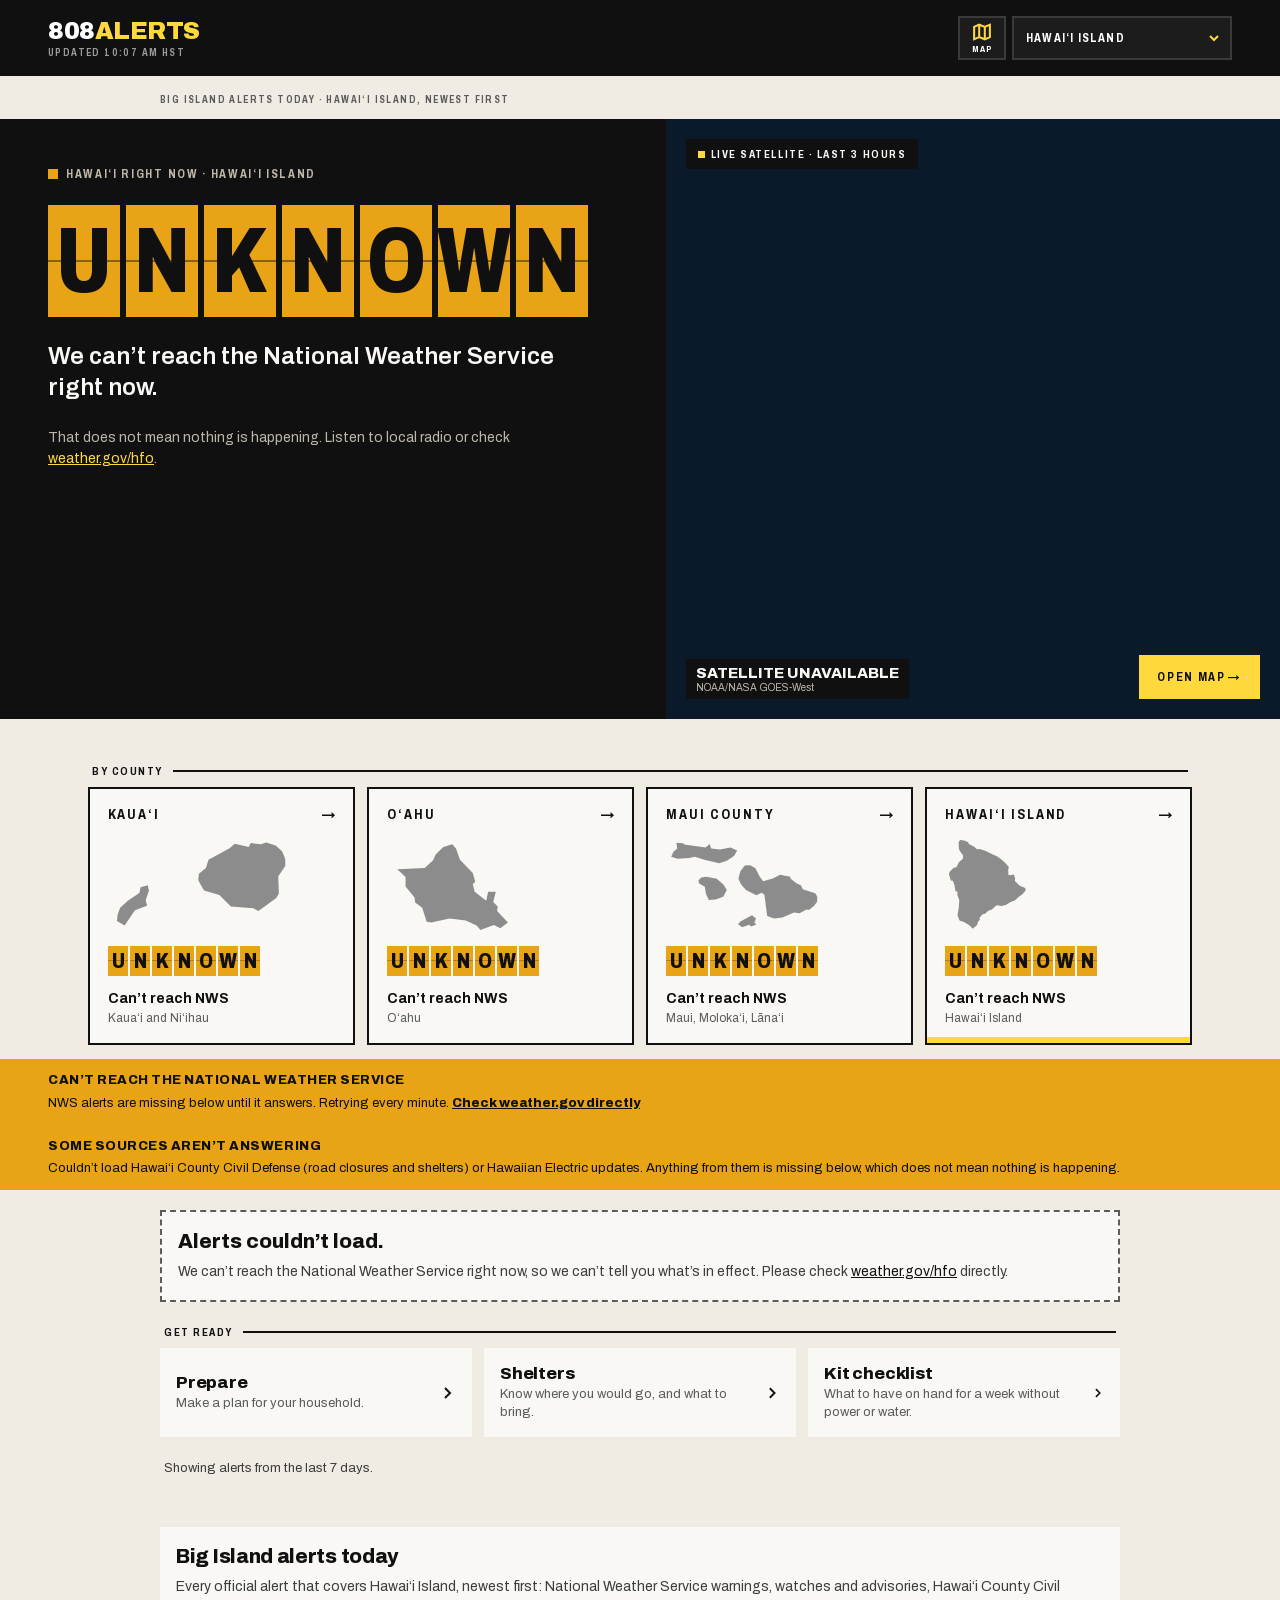
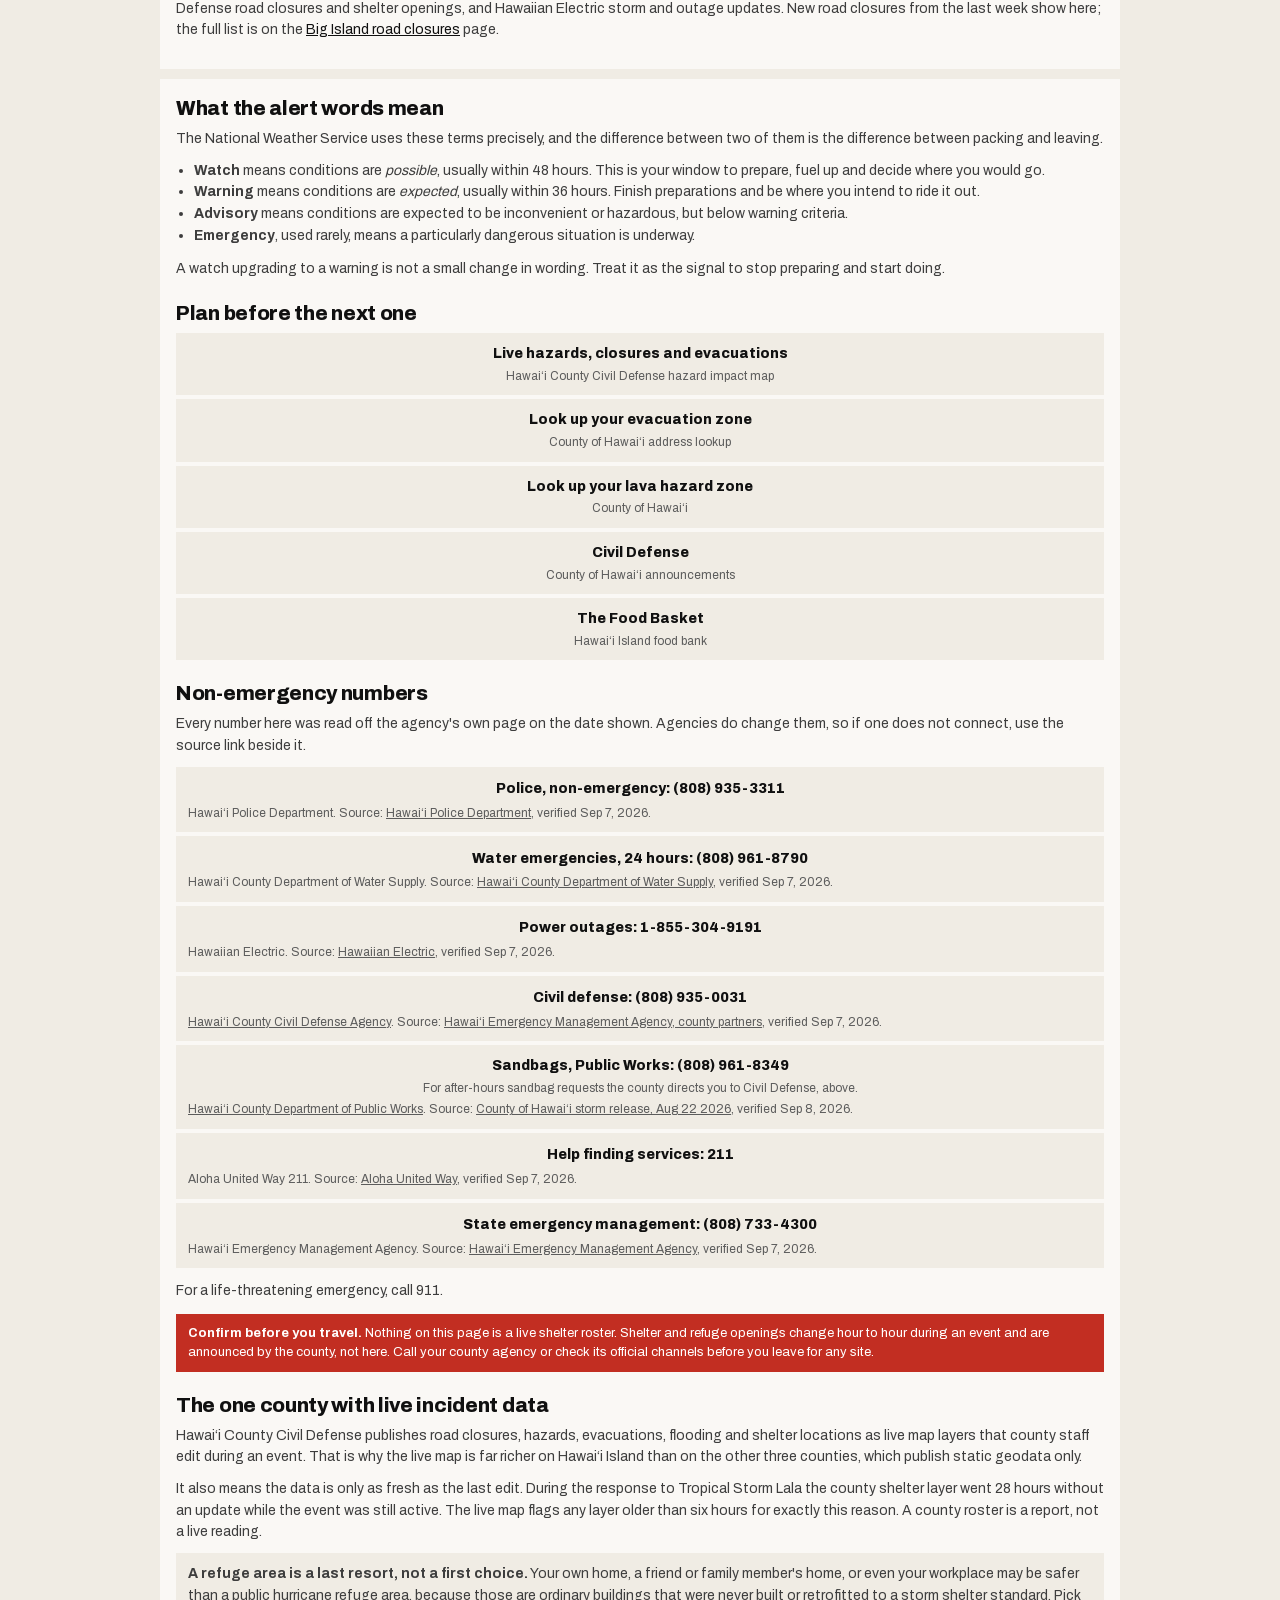
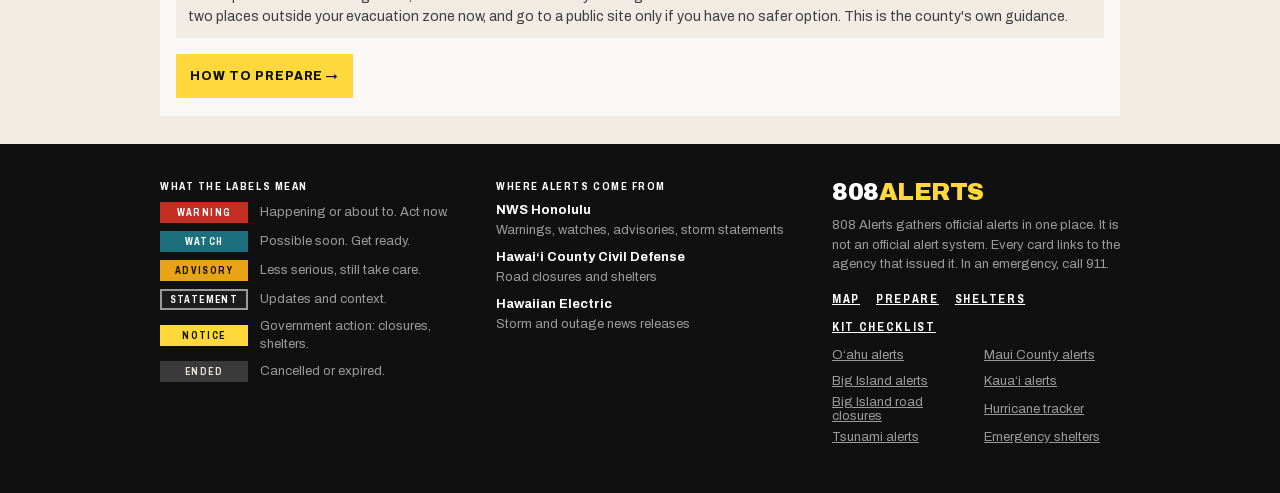
<file: hawaii-island-alerts/index.html>
<!doctype html>
<html lang="en" data-page="feed" data-island="HAW">
<head>
<meta charset="utf-8">
<meta name="viewport" content="width=device-width, initial-scale=1, viewport-fit=cover">
<title>Big Island Alerts Today (Hawaiʻi Island): Warnings &amp; Road Closures · 808 Alerts</title>
<meta name="description" content="Big Island alerts today: live National Weather Service warnings, Hawaiʻi County Civil Defense road closures and shelters, and Hawaiian Electric outage updates for Hawaiʻi Island.">
<meta name="theme-color" content="#101010">
<link rel="canonical" href="https://808alerts.com/hawaii-island-alerts/">
<link rel="icon" type="image/png" href="[data-uri]">
<meta property="og:image" content="https://808alerts.com/og-image.png">
<meta property="og:type" content="website">
<meta property="og:site_name" content="808 Alerts">
<meta property="og:url" content="https://808alerts.com/hawaii-island-alerts/">
<meta property="og:title" content="Big Island Alerts Today (Hawaiʻi Island): Warnings &amp; Road Closures · 808 Alerts">
<meta property="og:description" content="Big Island alerts today: live National Weather Service warnings, Hawaiʻi County Civil Defense road closures and shelters, and Hawaiian Electric outage updates for Hawaiʻi Island.">
<meta name="twitter:card" content="summary">
<meta name="twitter:title" content="Big Island Alerts Today (Hawaiʻi Island): Warnings &amp; Road Closures · 808 Alerts">
<meta name="twitter:description" content="Big Island alerts today: live National Weather Service warnings, Hawaiʻi County Civil Defense road closures and shelters, and Hawaiian Electric outage updates for Hawaiʻi Island.">
<meta name="twitter:image" content="https://808alerts.com/og-image.png">
<script type="application/ld+json">
{"@context": "https://schema.org", "@type": "WebPage", "name": "Big Island alerts today", "url": "https://808alerts.com/hawaii-island-alerts/", "description": "Big Island alerts today: live National Weather Service warnings, Hawaiʻi County Civil Defense road closures and shelters, and Hawaiian Electric outage updates for Hawaiʻi Island.", "inLanguage": "en"}
</script>
<style>
@font-face{
  font-family:Archivo;
  font-style:normal;
  font-weight:400 900;
  font-stretch:77% 100%;
  font-display:swap;
  src:url([data-uri]) format("woff2");
}
:root{
  --ink:#101010;--ink2:#1c1c1c;--surface:#faf8f5;--surface2:#f0ece4;--line:#e6e1d9;
  --accent:#ffd93b;--warn:#c22e22;--advis:#e8a317;--watch:#1c6f7d;
  --muted:#9a9a9a;--muted3:#5c5c5c;--body:#3d3d3d;--land:#d6cfc2;--edge:#3a3a3a;
}
*{box-sizing:border-box}
html{-webkit-text-size-adjust:100%}
body{margin:0;background:var(--surface2);color:var(--ink);font-family:Archivo,system-ui,-apple-system,"Segoe UI",sans-serif;font-stretch:100%}
a{color:var(--ink)}
button,select{font:inherit;color:inherit;cursor:pointer}
:focus-visible{outline:2px solid var(--accent);outline-offset:2px}
.skip{position:absolute;left:8px;top:-100px;z-index:100;background:var(--accent);color:var(--ink);padding:10px 14px;font-size:14px;font-weight:800;text-decoration:none}
.skip:focus{top:8px}
#feedwrap:focus,#detail:focus{outline:none}
.sr{position:absolute;width:1px;height:1px;overflow:hidden;clip:rect(0 0 0 0);white-space:nowrap}
.n{font-stretch:77%;font-weight:700;letter-spacing:.14em}
[hidden]{display:none!important}

/* header */
.bar{background:var(--ink);padding:12px 16px;display:flex;align-items:center;justify-content:space-between;gap:12px;position:sticky;top:0;z-index:5}
.brand{display:flex;flex-direction:column;gap:5px;text-decoration:none}
.wm{font-weight:900;font-size:20px;letter-spacing:-.02em;line-height:1}
.wm b{color:#fff;font-weight:900}.wm i{color:var(--accent);font-style:normal}
.upd{font-size:10px;color:var(--muted);line-height:1}
.hr{display:flex;align-items:center;gap:6px}
.mapbtn{min-height:44px;min-width:48px;padding:0 10px;border:2px solid var(--edge);background:var(--ink2);color:#fff;text-decoration:none;display:flex;flex-direction:column;align-items:center;justify-content:center;gap:3px;font-size:9px;letter-spacing:.12em}
.mapbtn svg{color:var(--accent)}
.mapbtn:hover{border-color:var(--accent)}
.pick{position:relative}
.pick select{appearance:none;-webkit-appearance:none;min-height:44px;width:152px;padding:0 34px 0 12px;background:var(--ink2);color:#fff;border:2px solid var(--edge);border-radius:0;font-stretch:77%;font-weight:700;font-size:12px;letter-spacing:.1em}
.pick svg{position:absolute;right:12px;top:50%;margin-top:-6px;pointer-events:none}
.back{min-height:44px;display:flex;align-items:center;gap:8px;color:#fff;text-decoration:none;font-size:12px}
/* 320px reflow: the wordmark (124px), MAP (44px) and the island select must fit
   in 320 with no sideways scroll. 114px leaves room for HAWAIʻI ISLAND, the
   longest name, at 11px. */
@media (max-width:379px){
  .bar{padding:12px;gap:8px}
  .hr{gap:4px}
  .mapbtn{min-width:44px;padding:0 6px}
  .pick select{width:114px;padding:0 22px 0 8px;font-size:11px;letter-spacing:.05em}
  .pick svg{right:7px}
}

/* banners */
.banner{background:var(--advis);color:var(--ink);padding:12px 16px;display:flex;flex-direction:column;gap:4px;font-size:13px;line-height:1.45}
.banner strong{font-weight:800;letter-spacing:.04em}
.banner a{font-weight:800}

/* feed */
:where(#feed,#detail>main){padding:0 12px 28px;display:flex;flex-direction:column;gap:10px;max-width:960px;margin:0 auto}
.rule{display:flex;align-items:center;gap:10px;padding:14px 4px 0}
.rule span:first-child{font-size:11px;white-space:nowrap}
.rule span:last-child{flex-grow:1;height:2px;background:var(--ink);display:block}
.rule.red span:first-child{color:var(--warn)}.rule.red span:last-child{background:var(--warn)}
.group{display:flex;flex-direction:column;gap:10px}

.card{background:var(--surface);display:flex;flex-direction:column}
.card.ended{opacity:.62}
.card.ended h2{color:var(--muted3);text-decoration:line-through;text-decoration-thickness:2px}
.card.pin{outline:3px solid var(--warn);outline-offset:-3px}
.c-top{padding:12px 14px 0;display:flex;align-items:flex-start;justify-content:space-between;gap:12px}
.c-id{display:flex;flex-direction:column;gap:8px;min-width:0}
.c-ev{display:flex;flex-wrap:wrap;align-items:center;gap:8px}
.tag{padding:3px 7px;font-size:11px;border:2px solid transparent;line-height:1.1;display:inline-block}
.t-WARNING{background:var(--warn);color:#fff;border-color:var(--warn)}
.t-WATCH{background:var(--watch);color:#fff;border-color:var(--watch)}
.t-ADVISORY{background:var(--advis);color:var(--ink);border-color:var(--advis)}
.t-STATEMENT{background:var(--surface);color:var(--ink);border-color:var(--ink)}
.t-NOTICE{background:var(--ink);color:var(--accent);border-color:var(--ink)}
.t-ENDED{background:var(--line);color:var(--muted3);border-color:var(--line)}
.ev{font-weight:800;font-size:13px;text-transform:uppercase}
.when{font-size:12px;color:var(--muted3);display:flex;flex-wrap:wrap;align-items:center;gap:6px}
.when b{color:var(--ink);font-weight:800}
.stale{background:var(--advis);color:var(--ink);padding:2px 6px;font-size:10px;letter-spacing:.1em}
.loc{display:flex;flex-direction:column;align-items:flex-end;gap:4px;flex-shrink:0;width:100px;color:var(--ink);text-decoration:none}
.loc:hover svg{outline:2px solid var(--accent);outline-offset:2px}
.loc svg{display:block;width:96px;height:64px}
.loc span{font-size:9px;letter-spacing:.1em;line-height:1.2;text-align:right}
.c-body{padding:8px 14px 14px;display:flex;flex-direction:column;gap:8px}
.card h2{margin:0;font-weight:800;font-size:20px;line-height:1.15;letter-spacing:-.015em}
.card h2 a{color:inherit;text-decoration:none}
.card h2 a:hover{text-decoration:underline;text-decoration-thickness:2px}
.card p{margin:0;font-size:14px;line-height:1.5;color:var(--body)}
.area{font-size:12px;line-height:1.4;color:var(--muted3)}
.band{padding:9px 14px;font-size:13px;line-height:1.4}
.band b{font-weight:800}
.band.red{background:var(--warn);color:#fff}
.band.amb{background:var(--advis);color:var(--ink)}
.c-foot{border-top:2px solid var(--line);padding:10px 14px;display:flex;align-items:center;gap:10px}
.c-meta{display:flex;flex-direction:column;gap:2px;min-width:0}
.c-meta .ag{font-size:11px;letter-spacing:.12em}
.c-meta span{font-size:11px;color:var(--muted3)}
.c-meta .until{color:var(--ink);font-weight:700}
.src{margin-left:auto;min-height:40px;padding:0 12px;background:var(--accent);color:var(--ink);text-decoration:none;display:flex;align-items:center;gap:6px;font-weight:800;font-size:11px;letter-spacing:.08em;white-space:nowrap;border:0;border-radius:0}
.more{min-height:44px;margin-top:8px;background:transparent;border:2px solid var(--ink);border-radius:0;font-weight:800;font-size:12px;letter-spacing:.08em}
.note{padding:12px 4px 0;font-size:13px;line-height:1.5;color:var(--body)}

.empty{background:var(--surface);border:2px dashed var(--muted3);padding:18px 16px;display:flex;flex-direction:column;gap:8px;margin-top:12px}
.empty h2{margin:0;font-weight:800;font-size:20px;line-height:1.15}
.empty p{margin:0;font-size:14px;line-height:1.5;color:var(--body)}
.quiet{background:var(--surface);padding:22px 18px 20px;display:flex;flex-direction:column;gap:14px;margin-top:12px}
.quiet svg{width:100%;height:auto;max-width:420px}
.quiet .k{display:flex;align-items:center;gap:8px;color:var(--watch);font-size:11px}
.quiet .k i{width:10px;height:10px;background:var(--watch);display:block}
.quiet h2{margin:0;font-weight:800;font-size:30px;line-height:1.05;letter-spacing:-.03em}
.quiet p{margin:0;font-size:14px;line-height:1.5;color:var(--body)}
.loading{padding:40px 8px;font-size:14px;color:var(--muted3)}

.tiles{display:flex;flex-direction:column;gap:4px}
.tile{background:var(--surface);padding:16px;min-height:44px;display:flex;align-items:center;gap:12px;text-decoration:none;color:var(--ink)}
.tile span{display:flex;flex-direction:column;gap:3px;flex-grow:1}
.tile b{font-weight:800;font-size:17px;letter-spacing:-.01em}
.tile small{font-size:13px;color:var(--muted3);line-height:1.35}

/* detail */
.d-head{background:var(--surface);display:flex;flex-direction:column;margin-top:12px}
.d-in{padding:16px 16px 0;display:flex;flex-direction:column;gap:12px}
.d-head h1{margin:0;font-weight:800;font-size:28px;line-height:1.06;letter-spacing:-.03em}
.facts{display:grid;grid-template-columns:repeat(2,minmax(0,1fr));gap:10px 14px;font-size:13px;line-height:1.35}
.facts div{display:flex;flex-direction:column;gap:2px}
.facts span{font-size:10px;color:var(--muted3)}
.facts b{font-weight:800}
.d-head p{margin:0;font-size:15px;line-height:1.5;color:var(--body)}
.acts{padding:14px 16px 16px;display:grid;grid-template-columns:repeat(2,minmax(0,1fr));gap:6px}
.acts .src{margin:0;min-height:44px;justify-content:center;font-size:12px;grid-column:1/-1}
.mapl{min-height:44px;background:var(--surface);color:var(--ink);border:2px solid var(--ink);text-decoration:none;display:flex;align-items:center;justify-content:center;gap:8px;font-weight:800;font-size:12px;letter-spacing:.08em}
.share{min-height:44px;background:var(--ink);color:#fff;border:0;border-radius:0;display:flex;align-items:center;justify-content:center;gap:8px;font-weight:800;font-size:12px;letter-spacing:.08em}
.panel{background:var(--surface);padding:14px;display:flex;flex-direction:column;gap:14px}
.panel>p{margin:0;font-size:13px;line-height:1.45;color:var(--body)}
.zones{display:grid;grid-template-columns:repeat(2,minmax(0,1fr));gap:4px}
.zones button{min-height:52px;padding:8px 10px;border:2px solid var(--line);border-radius:0;background:var(--surface);text-align:left;display:flex;flex-direction:column;justify-content:center;gap:2px}
.zones button b{font-weight:800;font-size:12px;line-height:1.2}
.zones button span{font-size:9px;color:var(--muted3)}
.zones button[aria-pressed=true]{background:var(--ink);color:#fff;border-color:var(--ink)}
.zones button[aria-pressed=true] span{color:var(--accent)}
.threats{display:flex;flex-direction:column;border-top:2px solid var(--ink)}
.threats .zt{padding:12px 0 4px;display:flex;flex-direction:column;gap:2px}
.threats .zt b{font-weight:800;font-size:18px}
.threats .zt span{font-size:12px;color:var(--muted3)}
.thr{padding:12px 0;border-bottom:2px solid var(--line);display:flex;flex-direction:column;gap:6px}
.thr .h{display:flex;align-items:center;gap:10px}
.thr .h span:first-child{font-size:11px;flex-grow:1}
.bars{display:flex;gap:3px}
.bars i{width:18px;height:8px;display:block;background:var(--line)}
.bars i.on{background:var(--ink)}
.thr b{font-weight:800;font-size:15px}
.thr small{font-size:13px;line-height:1.4;color:var(--body)}
.fine{margin:0;font-size:12px;line-height:1.45;color:var(--muted3)}
.rows{background:var(--surface);padding:4px 14px;display:flex;flex-direction:column}
.rows div{padding:12px 0;border-bottom:2px solid var(--line);display:grid;grid-template-columns:76px minmax(0,1fr);gap:10px;font-size:14px;line-height:1.45}
.rows div:last-child{border-bottom:0}
.rows div>span:first-child{font-weight:800}
.rows .n{font-size:11px;padding-top:2px;font-weight:700}
.full{background:var(--surface);padding:0 14px}
.full summary{min-height:44px;display:flex;align-items:center;font-weight:800;font-size:12px;letter-spacing:.08em;cursor:pointer}
.full pre{white-space:pre-wrap;font-family:inherit;font-size:13px;line-height:1.5;color:var(--body);margin:0 0 14px}
.rel{background:var(--surface);padding:12px 14px;display:flex;flex-direction:column;gap:5px;text-decoration:none;color:var(--ink)}
.rel .h{display:flex;align-items:center;gap:8px}
.rel .h .tag{font-size:10px;padding:2px 6px}
.rel .h time{margin-left:auto;font-size:12px;color:var(--muted3)}
.rel b{font-size:14px;font-weight:700;line-height:1.3}

/* footer */
footer.site{background:var(--ink);color:var(--muted);padding:24px 20px 32px}
.f-in{max-width:960px;margin:0 auto;display:flex;flex-direction:column;gap:28px}
.f-in h3{margin:0 0 10px;font-size:11px;color:#fff;font-weight:700}
.legend{display:grid;grid-template-columns:88px minmax(0,1fr);gap:8px 12px;align-items:center;font-size:13px;line-height:1.35}
.legend .tag{font-size:10px;text-align:center}
.legend .t-STATEMENT{background:var(--ink2);color:#fff;border-color:var(--muted)}
.legend .t-NOTICE{background:var(--accent);color:var(--ink);border-color:var(--accent)}
.legend .t-ENDED{background:var(--edge);color:var(--line);border-color:var(--edge)}
.srcs{display:flex;flex-direction:column;gap:10px;font-size:13px;line-height:1.35}
.srcs div{display:flex;flex-direction:column;gap:2px}
.srcs b{color:#fff;font-weight:700}
.about p{margin:12px 0;font-size:13px;line-height:1.5}
.links{display:flex;flex-wrap:wrap;gap:4px 16px;font-size:12px}
.links a{color:#fff;display:inline-flex;align-items:center;min-height:24px}
.more-l{display:grid;grid-template-columns:repeat(2,minmax(0,1fr));gap:2px 16px;font-size:13px;margin-top:4px}
.more-l a{color:var(--muted);display:inline-flex;align-items:center;min-height:24px}
.more-l a:hover{color:#fff}

@media (min-width:900px){
  .bar{padding:16px 48px}
  .wm{font-size:24px}
  .pick select{width:220px}
  :where(#feed,#detail>main){padding:8px 0 40px;width:100%;max-width:960px}
  .card{display:grid;grid-template-columns:124px minmax(0,1fr) 156px;grid-auto-rows:auto}
  .card .c-top{display:contents}
  .card .c-id{grid-column:1;grid-row:1/span 6;padding:18px 16px;border-right:2px solid var(--line);gap:10px}
  .card .c-ev{flex-direction:column;align-items:flex-start;order:2;gap:6px}
  .card .when{order:1;flex-direction:column;align-items:flex-start;gap:4px}
  .card .when b{font-size:20px;letter-spacing:-.01em;line-height:1;display:block;margin-bottom:4px}
  .card .when .dot{display:none}
  .card .loc{grid-column:3;grid-row:1/span 6;width:auto;padding:18px 16px;border-left:2px solid var(--line);align-items:center}
  .card .loc svg{width:132px;height:88px}
  .card .loc span{text-align:center;font-size:10px}
  .card .c-body,.card .band,.card .c-foot{grid-column:2}
  .card .c-foot{align-self:end}
  .card h2{font-size:24px}
  .card p{font-size:15px;line-height:1.55}
  .c-body{padding:18px 22px 16px;gap:10px}
  .band{padding:10px 22px}
  .c-foot{margin-top:auto;padding:10px 22px}
  .tiles{display:grid;grid-template-columns:repeat(3,minmax(0,1fr));gap:12px}
  .zones{grid-template-columns:repeat(4,minmax(0,1fr))}
  .detail #detail>main{width:720px}
  .f-in{display:grid;grid-template-columns:repeat(3,minmax(0,1fr));gap:48px}
  footer.site{padding:36px 48px 44px}
  .banner{padding:12px 48px}
}

/* SEO pass, 2026-09-24: page heading, about block, island guides, road closures */
.kick{max-width:960px;margin:0 auto;padding:14px 16px 12px;font-size:10px;color:var(--muted3);font-weight:700}
.morel{font-size:13px;font-weight:700;color:var(--ink)}
.aboutfeed{max-width:960px;margin:8px auto 0;padding:0 12px}
.aboutfeed>div,.guide{background:var(--surface);padding:18px 16px}
.aboutfeed h2,.guide h2{margin:0 0 8px;font-weight:800;font-size:20px;letter-spacing:-.015em;line-height:1.15}
.aboutfeed p,.guide p{margin:0 0 10px;font-size:14px;line-height:1.55;color:var(--body)}
.aboutfeed p b{color:var(--ink)}
#now p{background:var(--surface2);padding:10px 12px;margin:12px 0 0}
.guide{max-width:960px;margin:10px auto 0;padding:18px 16px}
.guidewrap{max-width:960px;margin:0 auto;padding:0 12px 28px}
.guide h2{margin-top:22px}
.guide h2:first-child{margin-top:0}
.guide ul{margin:0 0 12px;padding-left:18px;font-size:14px;line-height:1.55;color:var(--body)}
.guide ul.links{list-style:none;padding:0;display:flex;flex-direction:column;gap:4px}
.guide ul.links li{background:var(--surface2);padding:10px 12px}
.guide ul.links a{font-weight:800;color:var(--ink);text-decoration:none;display:flex;flex-direction:column;justify-content:center;gap:2px;min-height:24px}
.guide ul.links a:hover{text-decoration:underline}
.guide .p{font-weight:400;font-size:12px;color:var(--muted3)}
.guide .meta{display:block;font-size:12px;color:var(--muted3);margin-top:3px}
.guide ul.links .meta a{display:inline;font-weight:400;color:var(--muted3);text-decoration:underline}
.guide .warnbox{background:var(--warn);color:#fff;padding:10px 12px;font-size:13px;line-height:1.45;margin:12px 0}
.guide .note{background:var(--surface2);padding:10px 12px}
.guide .cta{display:inline-flex;align-items:center;min-height:44px;padding:0 14px;background:var(--accent);color:var(--ink);font-weight:800;font-size:12px;letter-spacing:.08em;text-decoration:none;margin-top:6px}
.page{padding:12px 12px 28px}
.page>h1{margin:14px 4px 6px;font-weight:800;font-size:30px;line-height:1.05;letter-spacing:-.03em}
.page>.lead{margin:0 4px 14px;font-size:15px;line-height:1.5;color:var(--body)}
.count{margin:0 4px 10px;font-size:13px;color:var(--body)}
.roads{display:flex;flex-direction:column;gap:6px}
.road{background:var(--surface);padding:14px;display:flex;flex-direction:column;gap:6px}
.road.new{outline:2px solid var(--ink);outline-offset:-2px}
.r-h{display:flex;flex-wrap:wrap;align-items:center;gap:6px}
.r-h .dist{font-size:10px;color:var(--muted3);margin-left:4px}
.road h2{margin:0;font-weight:800;font-size:18px;line-height:1.2;display:flex;flex-direction:column;gap:2px}
.road h2 span{font-weight:600;font-size:14px;color:var(--body)}
.road p{margin:0;font-size:14px;line-height:1.45;color:var(--body)}
.road .alt{font-size:13px;color:var(--muted3)}
.road .since{font-size:12px;color:var(--muted3)}
@media (min-width:900px){
  .kick{padding:18px 0 14px}
  .aboutfeed,.guidewrap{padding-left:0;padding-right:0}
  .page{width:100%;max-width:960px;margin:0 auto;padding:12px 0 40px}
  .page>h1{font-size:40px}
  .roads{display:grid;grid-template-columns:repeat(2,minmax(0,1fr));gap:10px}
}
.road .onmap{font-size:13px;font-weight:700;color:var(--ink)}

/* Hero, 2026-11-02: split-flap status word, NWS wind-window countdown,
   GOES-West satellite loop, county board. Design: docs/hero-design/. */
.hero{background:var(--ink);color:var(--surface)}
.h-st{padding:24px 16px 28px}
.h-in{container-type:inline-size;display:flex;flex-direction:column;gap:16px;max-width:680px}
.h-k{display:flex;align-items:center;gap:8px;font-size:11px;color:#bdb6aa}
.h-k i{width:10px;height:10px;display:block;background:#5c5c5c}
.hw{margin:0}
.flaps{display:grid;grid-template-columns:repeat(var(--n),minmax(0,72px));gap:4px}
.fl{position:relative;display:flex;align-items:center;justify-content:center;font-weight:800;font-stretch:77%;line-height:1;background:#2b2b2b;color:var(--surface)}
.fl::after{content:"";position:absolute;left:0;right:0;top:50%;height:2px;margin-top:-1px;background:var(--ink);opacity:.45}
.flaps .gap{display:block}
.hw .fl{aspect-ratio:72/112;font-size:min(92px,calc((100cqw - (var(--n) - 1) * 4px) / var(--n) * 1.25))}
.lv-WARNING .fl,.h-k i.lv-WARNING{background:var(--warn);color:#fff}
.lv-WATCH .fl,.h-k i.lv-WATCH{background:var(--watch);color:#fff}
.lv-ADVISORY .fl,.lv-UNKNOWN .fl,.h-k i.lv-ADVISORY,.h-k i.lv-UNKNOWN{background:var(--advis);color:var(--ink)}
.lv-STATEMENT .fl,.h-k i.lv-STATEMENT{background:var(--surface);color:var(--ink)}
.h-k i.lv-QUIET{background:var(--surface)}
.lv-CHECKING .fl{color:var(--muted)}
.h-sum{margin:0;font-size:19px;line-height:1.3;font-weight:600}
.h-chk{margin:0;font-size:13px;line-height:1.5;color:#bdb6aa}
.h-chk a{color:var(--accent)}
.h-cd{border-top:2px solid #333;padding-top:18px;display:flex;flex-direction:column;gap:12px}
.h-cdl{font-size:11px;line-height:1.4;color:var(--accent)}
.h-cdn{display:flex;align-items:flex-end;gap:8px}
.cdf{grid-template-columns:repeat(var(--n),40px);gap:3px}
.cdf .fl{height:56px;font-size:46px;background:var(--accent);color:var(--ink)}
.cdf .fl::after{opacity:.3}
.h-cdn .u{font-size:14px;padding-bottom:4px}
.h-cdnote{margin:0;font-size:12px;line-height:1.5;color:#bdb6aa}
.h-ready{display:flex;flex-wrap:wrap;gap:8px}
.h-ready a{min-height:44px;padding:0 16px;display:inline-flex;align-items:center;border:2px solid var(--accent);color:var(--accent);text-decoration:none;font-size:12px}
.h-ready a.pri,.h-btns .pri{background:var(--accent);color:var(--ink)}
.h-sat{margin:0;position:relative;height:260px;background:#0b1a2a;overflow:hidden}
.frames img{position:absolute;top:0;left:0;width:100%;height:100%;object-fit:cover;opacity:0;transition:opacity .6s linear}
.frames img.on{opacity:1}
.h-chip{position:absolute;top:12px;left:12px;background:var(--ink);color:var(--surface);padding:7px 10px;font-size:10px;display:flex;gap:6px;align-items:center}
.h-chip i{width:7px;height:7px;background:var(--accent);display:block}
.h-bar{position:absolute;left:12px;right:12px;bottom:12px;display:flex;justify-content:space-between;align-items:flex-end;gap:8px}
.h-time{background:var(--ink);padding:6px 10px;display:flex;flex-direction:column;gap:1px;min-width:0}
.h-time b{font-size:13px;font-weight:800}
.h-time span{font-size:10px;color:#bdb6aa}
.h-btns{display:flex;gap:6px;flex-shrink:0}
.h-btns button,.h-btns a{min-height:44px;padding:0 12px;display:inline-flex;align-items:center;background:var(--ink);color:var(--accent);border:2px solid var(--accent);border-radius:0;text-decoration:none;font-size:11px}
.h-btns a.pri{display:none}
.cty{max-width:1200px;margin:0 auto;padding:4px 12px 0}
.cty+#banners{margin-top:14px}
.cty-g{display:flex;flex-direction:column;gap:6px;margin-top:10px}
.ct{background:var(--surface);border:2px solid var(--ink);text-decoration:none;color:var(--ink);display:grid;grid-template-columns:72px minmax(0,1fr);grid-template-areas:"svg h" "svg mf" "svg d";column-gap:12px;row-gap:6px;padding:12px}
.ct:hover,.ct.cur{box-shadow:inset 0 -6px 0 var(--accent)}
.ct-h{grid-area:h;display:flex;justify-content:space-between;gap:8px;font-size:12px;font-weight:800}
.ct svg{grid-area:svg;width:72px;height:56px;align-self:center}
.mf{grid-area:mf}
.mf .flaps{grid-template-columns:repeat(var(--n),17px);gap:2px}
.mf .fl{height:26px;font-size:19px}
.mf .fl::after{height:1px;opacity:.25}
.mf.lv-NONE .fl,.mf.lv-CHECKING .fl{background:var(--line);color:var(--ink)}
.ct-d{grid-area:d;display:flex;flex-direction:column;gap:2px}
.ct-d b{font-size:14px;line-height:1.35;font-weight:700}
.ct-d span{font-size:12px;color:var(--muted3)}
@media (prefers-reduced-motion:reduce){.frames img{transition:none}}
@media (min-width:900px){
  .hero{display:grid;grid-template-columns:minmax(0,52fr) minmax(0,48fr);min-height:600px}
  .h-st{padding:48px 56px 48px 48px}
  .h-in{gap:24px}
  .flaps{gap:6px}
  .hw .fl{font-size:min(92px,calc((100cqw - (var(--n) - 1) * 6px) / var(--n) * 1.25))}
  .h-k{font-size:12px}
  .h-sum{font-size:24px}
  .h-chk{font-size:14px}
  .h-cdl{font-size:12px}
  .cdf{grid-template-columns:repeat(var(--n),52px);gap:4px}
  .cdf .fl{height:72px;font-size:60px}
  .h-cdn .u{font-size:16px;padding-bottom:6px}
  .h-cdnote{font-size:13px}
  .h-sat{height:auto;min-height:600px}
  .h-chip{top:20px;left:20px;font-size:11px;padding:9px 12px}
  .h-bar{left:20px;right:20px;bottom:20px}
  .h-time b{font-size:15px}
  .h-btns button,.h-btns a{padding:0 16px;font-size:12px}
  .h-btns a.pri{display:inline-flex}
  .cty{padding:32px 48px 0}
  .cty-g{display:grid;grid-template-columns:repeat(4,minmax(0,1fr));gap:12px}
  .ct{grid-template-columns:minmax(0,1fr);grid-template-areas:"h" "svg" "mf" "d";row-gap:14px;padding:18px}
  .ct-h{font-size:14px}
  .ct svg{width:100%;height:96px}
  .mf .flaps{grid-template-columns:repeat(var(--n),20px)}
  .mf .fl{height:30px;font-size:22px}
}
.threats .zt span a{color:var(--muted3)}
/* 900 to 984px: the 960px column needs a gutter, or it sits on the screen edge */
@media (min-width:900px) and (max-width:984px){:where(#feed,#detail>main),.page,.kick,.aboutfeed,.guidewrap{padding-left:12px;padding-right:12px}}

</style>
</head>
<body>
<a class="skip n" id="skip" href="#feedwrap">Skip to alerts</a>
<header class="bar">
<a class="brand" href="/" aria-label="808 Alerts home">
<span class="wm"><b>808</b><i>ALERTS</i></span>
<span class="upd n" id="upd">CHECKING…</span>
</a>
<a class="back n" id="back" href="/" hidden><svg width="14" height="14" viewBox="0 0 16 16" fill="none" stroke="#ffd93b" stroke-width="2" aria-hidden="true"><path d="M10 3L5 8l5 5"/></svg>ALL ALERTS</a>
<div class="hr">
<a class="mapbtn n" id="mapbtn" href="/map/" aria-label="Open the map"><svg width="18" height="18" viewBox="0 0 16 16" fill="none" stroke="currentColor" stroke-width="1.8" aria-hidden="true"><path d="M1 3.5l4.5-2 5 2 4.5-2v11l-4.5 2-5-2-4.5 2z M5.5 1.5v11 M10.5 3.5v11"/></svg>MAP</a>
<div class="pick" id="pick">
<label class="sr" for="island">Show alerts for</label>
<select id="island">
<option value="ALL">ALL ISLANDS</option>
<option value="KAU">KAUAʻI</option>
<option value="OAH">OʻAHU</option>
<option value="MAUCO">MAUI COUNTY</option>
<option value="HAW">HAWAIʻI ISLAND</option>
</select>
<svg width="12" height="12" viewBox="0 0 12 12" fill="none" stroke="#ffd93b" stroke-width="2" aria-hidden="true"><path d="M2 4l4 4 4-4"/></svg>
</div>
</div>
</header>
<main id="feedwrap" tabindex="-1">
<h1 class="kick n">BIG ISLAND ALERTS TODAY · HAWAIʻI ISLAND, NEWEST FIRST</h1>
<section class="hero" id="hero">
<div class="h-st"><div class="h-in" id="hstatus"><!--SSR:HERO--><div class="h-k n"><i class="lv-CHECKING"></i>HAWAIʻI RIGHT NOW</div><p class="hw lv-CHECKING"><span class="sr">Checking alerts.</span><span class="flaps" aria-hidden="true" style="--n:8"><b class="fl">C</b><b class="fl">H</b><b class="fl">E</b><b class="fl">C</b><b class="fl">K</b><b class="fl">I</b><b class="fl">N</b><b class="fl">G</b></span></p><p class="h-sum">Checking the National Weather Service…</p><!--/SSR:HERO--></div></div>
<figure class="h-sat" id="hsat">
<div class="frames" id="frames"></div>
<div class="h-chip n"><i></i>LIVE SATELLITE · LAST 3 HOURS</div>
<div class="h-bar"><div class="h-time"><b id="stime">LOADING…</b><span>NOAA/NASA GOES-West</span></div>
<div class="h-btns"><button type="button" class="n" id="sloop" hidden>PAUSE LOOP</button><a class="n pri" id="smap" href="/map/">OPEN MAP →</a></div></div>
<figcaption class="sr">Satellite imagery of the Hawaiian Islands from the GOES-West weather satellite over the last three hours, playing as a loop.</figcaption>
</figure>
</section>
<section class="cty" id="counties"><!--SSR:COUNTIES--><!--/SSR:COUNTIES--></section>
<div id="banners"><!--SSR:BANNERS--><!--/SSR:BANNERS--></div>
<div id="feed"><noscript><div class="empty"><h2>808 Alerts needs JavaScript to keep alerts current.</h2><p>Go straight to the sources: <a href="https://www.weather.gov/hfo/">NWS Honolulu</a>, <a href="https://dod.hawaii.gov/hiema/">HI-EMA</a>, and your county emergency agency.</p></div></noscript><!--SSR:FEED--><div class="loading">Loading alerts…</div><!--/SSR:FEED--></div>
<section class="aboutfeed"><div><h2>Big Island alerts today</h2><p>Every official alert that covers Hawaiʻi Island, newest first: National Weather Service warnings, watches and advisories, Hawaiʻi County Civil Defense road closures and shelter openings, and Hawaiian Electric storm and outage updates. New road closures from the last week show here; the full list is on the <a href="/big-island-road-closures/">Big Island road closures</a> page.</p><div id="now"><!--SSR:NOW--><!--/SSR:NOW--></div></div></section>
<div class="guidewrap"><section class="guide">
<h2>What the alert words mean</h2>
  <p>The National Weather Service uses these terms precisely, and the difference between
    two of them is the difference between packing and leaving.</p>
  <ul class="plain">
    <li><b>Watch</b> means conditions are <i>possible</i>, usually within 48 hours. This is
      your window to prepare, fuel up and decide where you would go.</li>
    <li><b>Warning</b> means conditions are <i>expected</i>, usually within 36 hours. Finish
      preparations and be where you intend to ride it out.</li>
    <li><b>Advisory</b> means conditions are expected to be inconvenient or hazardous, but
      below warning criteria.</li>
    <li><b>Emergency</b>, used rarely, means a particularly dangerous situation is underway.</li>
  </ul>
  <p>A watch upgrading to a warning is not a small change in wording. Treat it as the
    signal to stop preparing and start doing.</p>
  <h2>Plan before the next one</h2>
  <ul class="links">
    <li><a href="https://www.arcgis.com/apps/dashboards/5865229bcba74020992b372ef18b6f17" target="_blank" rel="noopener">Live hazards, closures and evacuations<span class="p">Hawaiʻi County Civil Defense hazard impact map</span></a></li>
    <li><a href="https://hawaiicountygis.maps.arcgis.com/apps/instant/lookup/index.html?appid=d196b8925d534c1d9c4b0375110f5838" target="_blank" rel="noopener">Look up your evacuation zone<span class="p">County of Hawaiʻi address lookup</span></a></li>
    <li><a href="https://hawaiicountygis.maps.arcgis.com/apps/instant/lookup/index.html?appid=165b51f91ca74763ad21304aeb887f8c" target="_blank" rel="noopener">Look up your lava hazard zone<span class="p">County of Hawaiʻi</span></a></li>
    <li><a href="https://www.hawaiicounty.gov/departments/civil-defense" target="_blank" rel="noopener">Civil Defense<span class="p">County of Hawaiʻi announcements</span></a></li>
    <li><a href="https://www.hawaiifoodbasket.org/" target="_blank" rel="noopener">The Food Basket<span class="p">Hawaiʻi Island food bank</span></a></li>
  </ul>
  <h2>Non-emergency numbers</h2>
  <p>Every number here was read off the agency's own page on the date shown. Agencies do change them, so if one does not connect, use the source link beside it.</p>
  <ul class="links">
    <li><a class="tel-row" href="tel:8089353311">Police, non-emergency: (808) 935-3311</a>
      <span class="meta">Hawaiʻi Police Department. Source: <a href="https://www.hawaiipolice.gov/" target="_blank" rel="noopener">Hawaiʻi Police Department</a>, verified Sep 7, 2026.</span></li>
    <li><a class="tel-row" href="tel:8089618790">Water emergencies, 24 hours: (808) 961-8790</a>
      <span class="meta">Hawaiʻi County Department of Water Supply. Source: <a href="https://www.hawaiidws.org/" target="_blank" rel="noopener">Hawaiʻi County Department of Water Supply</a>, verified Sep 7, 2026.</span></li>
    <li><a class="tel-row" href="tel:18553049191">Power outages: 1-855-304-9191</a>
      <span class="meta">Hawaiian Electric. Source: <a href="https://www.hawaiianelectric.com/safety-and-outages/power-outages" target="_blank" rel="noopener">Hawaiian Electric</a>, verified Sep 7, 2026.</span></li>
    <li><a class="tel-row" href="tel:8089350031">Civil defense: (808) 935-0031</a>
      <span class="meta"><a href="https://www.hawaiicounty.gov/departments/civil-defense" target="_blank" rel="noopener">Hawaiʻi County Civil Defense Agency</a>. Source: <a href="https://dod.hawaii.gov/hiema/contact-us/" target="_blank" rel="noopener">Hawaiʻi Emergency Management Agency, county partners</a>, verified Sep 7, 2026.</span></li>
    <li><a class="tel-row" href="tel:8089618349">Sandbags, Public Works: (808) 961-8349<span class="p">For after-hours sandbag requests the county directs you to Civil Defense, above.</span></a>
      <span class="meta"><a href="https://www.hawaiicounty.gov/departments/public-works" target="_blank" rel="noopener">Hawaiʻi County Department of Public Works</a>. Source: <a href="https://www.hawaiicounty.gov/Home/Components/News/News/4655/720" target="_blank" rel="noopener">County of Hawaiʻi storm release, Aug 22 2026</a>, verified Sep 8, 2026.</span></li>
    <li><a class="tel-row" href="tel:211">Help finding services: 211</a>
      <span class="meta">Aloha United Way 211. Source: <a href="https://www.auw.org/auw-211" target="_blank" rel="noopener">Aloha United Way</a>, verified Sep 7, 2026.</span></li>
    <li><a class="tel-row" href="tel:8087334300">State emergency management: (808) 733-4300</a>
      <span class="meta">Hawaiʻi Emergency Management Agency. Source: <a href="https://dod.hawaii.gov/hiema/contact-us/" target="_blank" rel="noopener">Hawaiʻi Emergency Management Agency</a>, verified Sep 7, 2026.</span></li>
  </ul>
  <p>For a life-threatening emergency, call 911.</p>
  <div class="warnbox"><b>Confirm before you travel.</b> Nothing on this page is a live shelter roster. Shelter and refuge openings change hour to hour during an event and are announced by the county, not here. Call your county agency or check its official channels before you leave for any site.</div>
  <h2>The one county with live incident data</h2>
  <p>Hawaiʻi County Civil Defense publishes road closures, hazards, evacuations, flooding and shelter locations as live map layers that county staff edit during an event. That is why the live map is far richer on Hawaiʻi Island than on the other three counties, which publish static geodata only.</p>
  <p>It also means the data is only as fresh as the last edit. During the response to Tropical Storm Lala the county shelter layer went 28 hours without an update while the event was still active. The live map flags any layer older than six hours for exactly this reason. A county roster is a report, not a live reading.</p>
  <p class="note"><b>A refuge area is a last resort, not a first choice.</b> Your own home, a friend or family member's home, or even your workplace may be safer than a public hurricane refuge area, because those are ordinary buildings that were never built or retrofitted to a storm shelter standard. Pick two places outside your evacuation zone now, and go to a public site only if you have no safer option. This is the county's own guidance.</p>
  <a class="cta" href="/hurricane-preparation-hawaii/">HOW TO PREPARE &#8594;</a>
</section></div>
</main>
<div id="detail" tabindex="-1" hidden></div>
<div class="sr" id="say-polite" role="status" aria-live="polite" aria-atomic="true"></div>
<div class="sr" id="say-now" aria-live="assertive" aria-atomic="true"></div>
<footer class="site">
<div class="f-in">
<div>
<h3 class="n">WHAT THE LABELS MEAN</h3>
<div class="legend">
<span class="tag n t-WARNING">WARNING</span><span>Happening or about to. Act now.</span>
<span class="tag n t-WATCH">WATCH</span><span>Possible soon. Get ready.</span>
<span class="tag n t-ADVISORY">ADVISORY</span><span>Less serious, still take care.</span>
<span class="tag n t-STATEMENT">STATEMENT</span><span>Updates and context.</span>
<span class="tag n t-NOTICE">NOTICE</span><span>Government action: closures, shelters.</span>
<span class="tag n t-ENDED">ENDED</span><span>Cancelled or expired.</span>
</div>
</div>
<div>
<h3 class="n">WHERE ALERTS COME FROM</h3>
<div class="srcs">
<div><b>NWS Honolulu</b><span>Warnings, watches, advisories, storm statements</span></div>
<div><b>Hawaiʻi County Civil Defense</b><span>Road closures and shelters</span></div>
<div><b>Hawaiian Electric</b><span>Storm and outage news releases</span></div>
</div>
</div>
<div class="about">
<span class="wm"><b>808</b><i>ALERTS</i></span>
<p>808 Alerts gathers official alerts in one place. It is not an official alert system. Every card links to the agency that issued it. In an emergency, call 911.</p>
<div class="links n"><a href="/map/">MAP</a><a href="/hurricane-preparation-hawaii/">PREPARE</a><a href="/emergency-shelters-hawaii/">SHELTERS</a><a href="/hurricane-kit-checklist/">KIT CHECKLIST</a></div>
<nav class="more-l" aria-label="More from 808 Alerts"><a href="/oahu-alerts/">Oʻahu alerts</a><a href="/maui-alerts/">Maui County alerts</a><a href="/hawaii-island-alerts/">Big Island alerts</a><a href="/kauai-alerts/">Kauaʻi alerts</a><a href="/big-island-road-closures/">Big Island road closures</a><a href="/hurricane-tracker-hawaii/">Hurricane tracker</a><a href="/hawaii-tsunami-alerts/">Tsunami alerts</a><a href="/emergency-shelters-hawaii/">Emergency shelters</a></nav>
</div>
</div>
</footer>
<script>
(function () {
'use strict';

/* ---------- constants ---------- */
var TZ = 'Pacific/Honolulu';
var NWS_BASE = 'https://api.weather.gov';
var NWS_PAGE = 'https://www.weather.gov/hfo/';
var WORKER = 'https://808alerts-api.shauna-coy.workers.dev';
var HCCDA = 'https://services1.arcgis.com/C2LPusZs5OXNGFDn/arcgis/rest/services';
var HCCDA_DASH = 'https://www.arcgis.com/apps/dashboards/5865229bcba74020992b372ef18b6f17';
var HCCDA_PAGE = 'https://www.hawaiicounty.gov/departments/civil-defense';
/* The county's public Hazard Impact Map (the web map behind the dashboard above),
   opened in ArcGIS Map Viewer at a given spot: the closest official view of one
   closure or shelter, since the county publishes no page per item. */
var HCCDA_WEBMAP = '5a3b24e3f64c4ababdeecfadb9bdb9f8';
function countyMapAt(lon, lat, level) {
  return 'https://www.arcgis.com/apps/mapviewer/index.html?webmap=' + HCCDA_WEBMAP + '&center=' + (+lon).toFixed(5) + ',' + (+lat).toFixed(5) + '&level=' + (level || 15);
}
/* NWS publishes the text of every product it issues. The alert names its product
   (AWIPS id, e.g. TCVHFO for a hurricane watch), which gives a page with exactly
   what NWS issued. It shows the latest issuance of that product, so it is only
   used while the alert is still in effect. */
function nwsProductURL(awips) {
  var m = /^([A-Z0-9]{3})(HFO)$/.exec(awips || '');
  return m ? 'https://forecast.weather.gov/product.php?site=HFO&issuedby=HFO&product=' + m[1] : '';
}
var ZONE_COUNTY = { HAW: 'HIC001', OAH: 'HIC003', KAU: 'HIC007', NII: 'HIC007', MAU: 'HIC009', MOL: 'HIC009', LAN: 'HIC009', KAH: 'HIC009' };
function nwsZoneURL(zone) {
  var isl = (Z[zone] || [])[0];
  return /^HIZ/.test(zone) && isl ? 'https://forecast.weather.gov/showsigwx.php?warnzone=' + zone + '&warncounty=' + ZONE_COUNTY[isl] : '';
}
var WEEK = 7 * 864e5;
var REFRESH = 60e3;
var HISTORY_REFRESH = 10 * 60e3;
var SHELTER_STALE = 6 * 36e5;

var ISL_ORDER = ['NII', 'KAU', 'OAH', 'MOL', 'LAN', 'MAU', 'KAH', 'HAW'];
var ISL_NAME = { NII: 'NIʻIHAU', KAU: 'KAUAʻI', OAH: 'OʻAHU', MOL: 'MOLOKAʻI', LAN: 'LĀNAʻI', MAU: 'MAUI', KAH: 'KAHOʻOLAWE', HAW: 'HAWAIʻI ISLAND' };
var FILTER_NAME = { ALL: 'All islands', KAU: 'Kauaʻi', OAH: 'Oʻahu', MAUCO: 'Maui County', HAW: 'Hawaiʻi Island' };
var FILTER_PAGE = { ALL: '/', KAU: '/kauai-alerts/', OAH: '/oahu-alerts/', MAUCO: '/maui-alerts/', HAW: '/hawaii-island-alerts/' };
var FILTER_ISL = { KAU: ['KAU', 'NII'], OAH: ['OAH'], MAUCO: ['MAU', 'MOL', 'LAN', 'KAH'], HAW: ['HAW'] };
var COUNTY_AGENCY = {
  KAU: ['Kauaʻi Emergency Management Agency', 'https://www.kauai.gov/Government/Departments-Agencies/Emergency-Management-Agency'],
  OAH: ['Honolulu Department of Emergency Management', 'https://www.honolulu.gov/dem/'],
  MAUCO: ['Maui Emergency Management Agency', 'https://www.mauicounty.gov/2921/Emergency-Management-Agency'],
  HAW: ['Hawaiʻi County Civil Defense', HCCDA_PAGE]
};

/* NWS zone and county codes to islands. Verified against api.weather.gov/zones on 2026-09-23. */
var Z = {};
function zset(codes, isl) { codes.forEach(function (c) { Z[c] = isl; }); }
zset(['HIZ001'], ['NII']);
zset(['HIZ003', 'HIZ004', 'HIZ029', 'HIZ030', 'HIZ031'], ['KAU']);
zset(['HIZ006', 'HIZ007', 'HIZ009', 'HIZ010', 'HIZ011', 'HIZ032', 'HIZ033', 'HIZ034', 'HIZ035', 'HIZ036'], ['OAH']);
zset(['HIZ037', 'HIZ038', 'HIZ039', 'HIZ040', 'HIZ041'], ['MOL']);
zset(['HIZ015', 'HIZ042', 'HIZ043', 'HIZ044'], ['LAN']);
zset(['HIZ016'], ['KAH']);
zset(['HIZ017', 'HIZ018', 'HIZ022', 'HIZ045', 'HIZ046', 'HIZ047', 'HIZ048', 'HIZ049', 'HIZ050'], ['MAU']);
zset(['HIZ023', 'HIZ026', 'HIZ027', 'HIZ028', 'HIZ051', 'HIZ052', 'HIZ053', 'HIZ054'], ['HAW']);
zset(['HIC001'], ['HAW']); zset(['HIC003'], ['OAH']); zset(['HIC005'], ['MOL']);
zset(['HIC007'], ['KAU', 'NII']); zset(['HIC009'], ['MAU', 'MOL', 'LAN', 'KAH']);
zset(['PHZ110', 'PHZ111', 'PHZ112'], ['KAU', 'NII']); zset(['PHZ113'], ['KAU', 'OAH']);
zset(['PHZ114', 'PHZ115'], ['OAH']); zset(['PHZ116'], ['OAH', 'MOL']);
zset(['PHZ117', 'PHZ118'], ['MAU', 'MOL', 'LAN', 'KAH']); zset(['PHZ119'], ['MAU']);
zset(['PHZ120'], ['MAU', 'MOL']); zset(['PHZ121'], ['MAU', 'HAW']);
zset(['PHZ122', 'PHZ123', 'PHZ124'], ['HAW']);

/* Hawaiian spellings for place names the feeds publish without diacritics. */
var PLACES = [
  ['Mamalahoa', 'Māmalahoa'], ['Ookala', 'ʻŌʻōkala'], ['Pahoa', 'Pāhoa'], ['Naalehu', 'Nāʻālehu'], ['Pahala', 'Pāhala'],
  ['Milolii', 'Miloliʻi'], ['Waikoloa', 'Waikōloa'], ['Mahukona', 'Māhukona'], ['Hawi', 'Hāwī'], ['Honokaa', 'Honokaʻa'],
  ['Keaau', 'Keaʻau'], ['Kau', 'Kaʻū'], ['Hamakua', 'Hāmākua'], ['Waipio', 'Waipiʻo'], ['Laupahoehoe', 'Laupāhoehoe'],
  ['Kaalaiki', 'Kaʻalāiki'], ['Kahoolawe', 'Kahoʻolawe'], ['Lanai', 'Lānaʻi'], ['Molokai', 'Molokaʻi'], ['Kauai', 'Kauaʻi'],
  ['Oahu', 'Oʻahu'], ['Niihau', 'Niʻihau'], ['Haleakala', 'Haleakalā'], ['Kipahulu', 'Kīpahulu'], ['Waianae', 'Waiʻanae'],
  ['Koolau', 'Koʻolau'], ['Ewa', 'ʻEwa']
];
function place(s) {
  if (!s) return s;
  PLACES.forEach(function (p) { s = s.replace(new RegExp('\\b' + p[0] + '\\b', 'g'), p[1]); });
  return s;
}

var ISL_PATHS = {"HAW":"M116.8 75.2L117.0 74.1L118.9 72.2L120.1 72.0L121.3 69.7L122.9 68.3L123.2 66.9L121.5 64.5L121.2 63.4L121.1 60.7L121.8 59.8L123.6 60.0L125.4 60.8L125.7 61.6L127.9 62.7L129.4 63.9L130.5 63.8L133.0 64.6L136.9 66.5L138.1 67.0L140.3 68.5L141.9 70.0L143.6 71.9L143.3 73.1L143.4 75.4L144.2 75.6L145.8 75.3L146.4 76.8L146.3 78.2L148.5 80.3L150.7 81.2L151.2 81.8L150.8 82.9L149.5 84.2L147.8 85.4L146.4 86.8L144.2 87.7L142.2 88.9L140.2 89.4L138.6 89.0L137.8 89.2L136.0 90.9L134.4 91.5L133.1 92.7L131.7 93.2L130.5 94.6L130.6 95.5L129.8 96.4L129.4 97.9L127.4 99.5L125.9 98.0L123.7 96.6L121.5 95.9L120.6 93.5L121.1 90.6L121.4 86.8L120.5 84.2L120.6 83.0L119.7 82.7L119.2 79.8L118.5 78.1L117.6 77.9L116.8 75.2Z","MAU":"M99.1 40.6L99.6 38.8L100.7 37.4L102.1 37.3L103.4 38.1L104.4 40.1L105.3 41.3L107.7 40.6L109.5 39.7L112.1 40.2L112.1 40.6L113.7 41.9L114.7 42.3L115.2 43.3L118.3 44.3L118.8 45.1L118.8 46.4L118.0 47.5L116.7 48.5L116.1 48.4L114.4 49.3L113.0 49.1L110.1 50.4L108.0 50.6L106.3 50.0L105.6 44.7L104.9 44.2L103.6 44.8L101.0 43.5L99.7 42.0L99.1 40.6Z","KAH":"M99.0 52.0L99.7 51.3L102.5 49.8L103.5 50.6L103.1 51.7L103.6 52.1L102.3 52.6L101.8 52.2L100.0 52.8L99.0 52.0Z","LAN":"M89.1 41.1L89.8 40.4L91.1 40.2L93.7 40.7L95.4 42.2L96.2 43.5L95.3 45.2L93.4 45.9L91.7 46.0L91.0 44.5L90.7 42.7L89.3 41.9L89.1 41.1Z","MOL":"M82.3 35.2L82.9 33.9L83.8 33.2L83.6 31.7L85.3 31.8L85.6 32.1L90.9 32.9L91.9 32.0L92.3 33.1L94.5 33.4L97.1 32.9L98.8 33.6L98.0 35.0L96.2 36.2L94.3 36.8L90.8 36.0L88.2 35.2L86.8 35.5L83.9 35.7L82.3 35.2Z","OAH":"M55.6 21.2L59.9 21.0L61.2 19.8L61.6 18.9L62.8 17.7L64.2 17.3L64.8 18.0L65.4 19.7L67.4 21.8L67.8 23.2L67.4 23.5L67.7 24.7L69.5 26.1L69.8 24.7L71.0 24.7L70.6 26.3L71.3 27.0L71.2 27.7L72.9 29.5L71.7 30.4L70.7 29.9L68.6 30.7L68.0 30.0L66.3 29.2L63.8 28.9L60.9 29.5L60.2 29.4L59.5 27.2L58.4 26.4L58.3 25.6L56.9 23.9L56.9 22.4L55.6 21.2Z","KAU":"M14.1 7.9L14.2 6.9L15.3 6.0L15.7 4.7L19.0 2.9L19.8 2.2L22.0 2.7L22.3 2.1L23.9 2.3L24.7 2.0L26.2 2.5L27.2 3.4L27.7 4.6L27.7 5.7L26.6 7.3L26.7 10.0L26.3 10.7L23.5 12.7L22.7 12.3L19.2 12.0L17.4 10.2L15.0 9.5L14.1 7.9Z","NII":"M1.5 13.3L1.9 12.2L3.1 11.1L4.9 9.9L5.1 9.0L6.2 8.7L6.4 9.5L5.9 11.0L6.1 11.9L4.2 12.6L2.6 15.0L1.4 14.3L1.5 13.3Z"}
;

var TROPICAL_DEF = {
  'Hurricane Warning': 'Hurricane conditions are expected within the warning area. Rush preparations to completion.',
  'Hurricane Watch': 'Hurricane conditions are possible within the watch area. Get ready now.',
  'Tropical Storm Warning': 'Tropical storm conditions are expected within the warning area.',
  'Tropical Storm Watch': 'Tropical storm conditions are possible within the watch area.',
  'Storm Surge Warning': 'Life-threatening storm surge flooding is expected.',
  'Storm Surge Watch': 'Life-threatening storm surge flooding is possible.'
};
var IMPACT = { 'None': 0, 'Limited': 1, 'Elevated': 1, 'Significant': 2, 'Moderate': 2, 'Extensive': 3, 'High': 3, 'Devastating': 4, 'Catastrophic': 4, 'Devastating to Catastrophic': 4, 'Extreme': 4 };

/* ---------- utilities ---------- */
function $(s) { return document.querySelector(s); }
function esc(s) { return String(s == null ? '' : s).replace(/[&<>"']/g, function (c) { return { '&': '&amp;', '<': '&lt;', '>': '&gt;', '"': '&quot;', "'": '&#39;' }[c]; }); }
function store(k, v) { try { if (v === undefined) { var r = localStorage.getItem(k); return r ? JSON.parse(r) : null; } localStorage.setItem(k, JSON.stringify(v)); } catch (e) { return null; } }
var fmtTime = new Intl.DateTimeFormat('en-US', { timeZone: TZ, hour: 'numeric', minute: '2-digit' });
var fmtDay = new Intl.DateTimeFormat('en-US', { timeZone: TZ, weekday: 'short', month: 'short', day: 'numeric' });
var fmtWd = new Intl.DateTimeFormat('en-US', { timeZone: TZ, weekday: 'short' });
var fmtKey = new Intl.DateTimeFormat('en-CA', { timeZone: TZ, year: 'numeric', month: '2-digit', day: '2-digit' });
function tm(t) { return fmtTime.format(new Date(t)); }
function dayKey(t) { return fmtKey.format(new Date(t)); }
function dayLabel(t) {
  var k = dayKey(t), now = Date.now();
  var lbl = fmtDay.format(new Date(t)).replace(',', '').toUpperCase();
  if (k === dayKey(now)) return 'TODAY · ' + lbl;
  if (k === dayKey(now - 864e5)) return 'YESTERDAY · ' + lbl;
  return lbl;
}
function whenShort(t) {
  return dayKey(t) === dayKey(Date.now()) ? tm(t) : fmtWd.format(new Date(t)) + ' ' + tm(t);
}
function ago(t) {
  var m = Math.round((Date.now() - t) / 6e4);
  if (m < 1) return 'just now';
  if (m < 60) return m + ' min ago';
  var h = Math.round(m / 60);
  if (h < 24) return h + ' hr ago';
  var d = Math.round(h / 24);
  return d === 1 ? '1 day ago' : d + ' days ago';
}
var FETCH_HEADERS = {};
function setFetchHeaders(h) { FETCH_HEADERS = h || {}; }
function fetchJSON(url, ms) {
  var ctl = typeof AbortController !== 'undefined' ? new AbortController() : null;
  var timer = setTimeout(function () { if (ctl) ctl.abort(); }, ms || 15000);
  var hd = { Accept: 'application/geo+json, application/json' }; for (var k in FETCH_HEADERS) hd[k] = FETCH_HEADERS[k];
  // The time limit covers the whole response, body included, and a hard race
  // backs up the abort: a feed that answers and then stalls must not hold a
  // page (or Cloudflare's server render) open.
  var limit = ms || 15000;
  var work = fetch(url, { signal: ctl ? ctl.signal : undefined, headers: hd })
    .then(function (r) { if (!r.ok) throw new Error('HTTP ' + r.status); return r.json(); });
  var cap = new Promise(function (_, rej) { setTimeout(function () { rej(new Error('timeout')); }, limit + 500); });
  return Promise.race([work, cap]).then(function (v) { clearTimeout(timer); return v; }, function (e) { clearTimeout(timer); throw e; });
}
function uniq(a) { return a.filter(function (v, i) { return a.indexOf(v) === i; }); }
function clip(s, n) {
  s = (s || '').trim();
  if (s.length <= n) return s;
  var cut = s.slice(0, n), dot = cut.lastIndexOf('. ');
  return (dot > n * 0.5 ? cut.slice(0, dot + 1) : cut.replace(/\s+\S*$/, '') + '…');
}
function unwrap(s) { return (s || '').replace(/\r/g, '').replace(/([^\n])\n(?!\n|\*|-)/g, '$1 ').replace(/[ \t]+/g, ' ').trim(); }

/* ---------- state ---------- */
var S = {
  island: 'ALL', showEnded: false,
  nws: { status: 'loading', at: 0, active: [], history: [], historyAt: 0 },
  roads: { status: 'loading', at: 0, items: [] },
  shelters: { status: 'loading', at: 0, items: [], edited: 0 },
  heco: { status: 'loading', at: 0, items: [] },
  cards: [], checkedAt: 0
};

/* ---------- NWS ---------- */
function trimFeature(f) {
  var p = f.properties;
  return {
    id: p.id, sent: Date.parse(p.sent), expires: p.expires ? Date.parse(p.expires) : 0, ends: p.ends ? Date.parse(p.ends) : 0,
    event: p.event, type: p.messageType, status: p.status, area: p.areaDesc, ugc: (p.geocode && p.geocode.UGC) || [],
    refs: (p.references || []).map(function (r) { return r.identifier; }),
    nhead: (p.parameters && p.parameters.NWSheadline && p.parameters.NWSheadline[0]) || '',
    awips: (p.parameters && p.parameters.AWIPSidentifier && p.parameters.AWIPSidentifier[0]) || '',
    headline: p.headline || '', desc: p.description || '', instr: p.instruction || ''
  };
}
function loadNWS() {
  return fetchJSON(NWS_BASE + '/alerts/active?area=HI').then(function (d) {
    S.nws.active = d.features.map(trimFeature).filter(function (a) { return a.status === 'Actual'; });
    S.nws.status = 'ok'; S.nws.at = Date.now();
    store('808:nws', { at: S.nws.at, active: S.nws.active });
  }).catch(function () {
    var c = store('808:nws');
    if (c && c.active && (!S.nws.at || c.at > S.nws.at)) { S.nws.active = c.active; S.nws.at = c.at; }
    S.nws.status = 'fail';
  });
}
function loadNWSHistory() {
  if (Date.now() - S.nws.historyAt < HISTORY_REFRESH) return Promise.resolve();
  var start = new Date(Date.now() - WEEK).toISOString().replace(/\.\d+Z$/, 'Z');
  return fetchJSON(NWS_BASE + '/alerts?area=HI&start=' + start + '&limit=500', 25000).then(function (d) {
    S.nws.history = d.features.map(trimFeature).filter(function (a) { return a.status === 'Actual'; });
    S.nws.historyAt = Date.now();
  }).catch(function () { });
}

function levelOf(ev) {
  if (/Warning/i.test(ev)) return 'WARNING';
  if (/Watch/i.test(ev)) return 'WATCH';
  if (/Advisory/i.test(ev)) return 'ADVISORY';
  return 'STATEMENT';
}
function sentence(s, ev) {
  if (!s) return '';
  if (s !== s.toUpperCase()) return s;
  var t = s.toLowerCase().replace(/(^|[.!?]\s+)([a-z])/g, function (m, a, b) { return a + b.toUpperCase(); });
  t = t.replace(/\b(hurricane|tropical storm|tropical depression|post-tropical cyclone)\s+([a-z]+)/g, function (m, kind, name) {
    var common = ['watch', 'warning', 'force', 'conditions', 'is', 'remains', 'continues', 'will', 'has', 'and', 'or', 'expected', 'center', 'season', 'to', 'in', 'for', 'watches', 'warnings', 'local'];
    return common.indexOf(name) > -1 ? m : kind + ' ' + name.charAt(0).toUpperCase() + name.slice(1);
  });
  if (ev) t = t.replace(new RegExp(ev.toLowerCase(), 'g'), ev);
  var proper = ['Hawaii', 'Big Island', 'Maui', 'Oahu', 'Kauai', 'Molokai', 'Lanai', 'Niihau', 'Kahoolawe', 'Hilo', 'Kona', 'Kohala', 'Honolulu',
    'Monday', 'Tuesday', 'Wednesday', 'Thursday', 'Friday', 'Saturday', 'Sunday', 'January', 'February', 'March', 'April', 'May', 'June', 'July',
    'August', 'September', 'October', 'November', 'December', 'Hurricane', 'Tropical Storm', 'Watch', 'Warning', 'Advisory'];
  proper.forEach(function (w) { t = t.replace(new RegExp('\\b' + w.toLowerCase() + '\\b', 'g'), w); });
  t = t.replace(/\bhst\b/g, 'HST').replace(/\bnws\b/g, 'NWS');
  t = t.replace(/^(.)/, function (c) { return c.toUpperCase(); });
  return place(t);
}
function field(desc, key) {
  var m = new RegExp('\\*\\s*' + key + '\\.\\.\\.([\\s\\S]*?)(?=\\n\\s*\\n|\\n\\*|$)').exec(desc);
  return m ? unwrap(m[1]) : '';
}
function summary(a) {
  var d = a.desc || '';
  var what = field(d, 'WHAT'), impacts = field(d, 'IMPACTS');
  if (what) return clip(what + (impacts ? ' ' + impacts : ''), 300);
  var so = /SITUATION OVERVIEW\s*\n-+\s*\n([\s\S]*?)(\n\s*\n|$)/.exec(d);
  if (so) return clip(unwrap(so[1]), 320);
  if (/LOCATIONS AFFECTED/.test(d) && TROPICAL_DEF[a.event]) return TROPICAL_DEF[a.event] + ' Open for the danger ratings in your area.';
  if (TROPICAL_DEF[a.event]) return TROPICAL_DEF[a.event];
  var paras = d.split(/\n\s*\n/).map(unwrap).filter(function (p) { return p && p !== p.toUpperCase(); });
  return clip(paras[0] || '', 300);
}
function islandsOf(ugc) {
  var out = [];
  ugc.forEach(function (c) { (Z[c] || []).forEach(function (i) { if (out.indexOf(i) < 0) out.push(i); }); });
  return ISL_ORDER.filter(function (i) { return out.indexOf(i) > -1; });
}
function whereLabel(isl) {
  var set = function (a) { return a.every(function (x) { return isl.indexOf(x) > -1; }); };
  if (isl.length >= 7) return 'ALL ISLANDS';
  var maui = ['MAU', 'MOL', 'LAN'];
  var parts = [];
  var rest = isl.slice();
  if (set(maui)) { parts.push('MAUI COUNTY'); rest = rest.filter(function (x) { return maui.concat('KAH').indexOf(x) < 0; }); }
  if (rest.indexOf('KAU') > -1 && rest.indexOf('NII') > -1) rest = rest.filter(function (x) { return x !== 'NII'; });
  var names = rest.map(function (x) { return ISL_NAME[x]; });
  if (parts.length && names.indexOf('HAWAIʻI ISLAND') > -1) { names = names.filter(function (x) { return x !== 'HAWAIʻI ISLAND'; }); parts.unshift('HAWAIʻI ISLAND'); }
  return parts.concat(names).join(' + ') || 'HAWAIʻI';
}

function buildNWSCards() {
  var activeIds = {};
  S.nws.active.forEach(function (a) { activeIds[a.id] = true; });
  var all = {};
  S.nws.history.concat(S.nws.active).forEach(function (a) { all[a.id] = a; });
  var list = Object.keys(all).map(function (k) { return all[k]; }).filter(function (a) { return Date.now() - a.sent < WEEK || activeIds[a.id]; });

  // union-find threads over references
  var parent = {};
  function find(x) { while (parent[x] && parent[x] !== x) x = parent[x] = parent[parent[x]] || parent[x]; return x; }
  function union(a, b) { parent[a] = parent[a] || a; parent[b] = parent[b] || b; var ra = find(a), rb = find(b); if (ra !== rb) parent[ra] = rb; }
  list.forEach(function (a) {
    parent[a.id] = parent[a.id] || a.id;
    a.refs.forEach(function (r) { if (all[r]) union(a.id, r); });
  });
  var threads = {};
  list.forEach(function (a) {
    // storm statements carry no references; each new one replaces the last
    var key = a.event === 'Tropical Cyclone Local Statement' ? 'TCLS' : find(a.id);
    (threads[key] = threads[key] || []).push(a);
  });
  var now = Date.now();
  var th = Object.keys(threads).map(function (k) {
    var msgs = threads[k].sort(function (x, y) { return x.sent - y.sent; });
    var latest = msgs[msgs.length - 1];
    var cancelled = latest.type === 'Cancel';
    var end = latest.ends || latest.expires;
    var active = !cancelled && (activeIds[latest.id] || (S.nws.status !== 'ok' && end > now && S.nws.active.some(function (x) { return x.id === latest.id; })));
    return { msgs: msgs, latest: latest, first: msgs[0], active: !!active, cancelled: cancelled };
  });
  // drop threads where only a cancel message is visible and nothing else
  th = th.filter(function (t) { return !(t.cancelled && t.msgs.length === 1 && !t.latest.event); });

  // group threads that went out together (same event, same minute): one card, many zones
  var groups = {};
  th.forEach(function (t) {
    var k = t.latest.event + '|' + Math.floor(t.latest.sent / 6e4) + '|' + (t.active ? 1 : 0) + '|' + (t.cancelled ? 1 : 0);
    (groups[k] = groups[k] || []).push(t);
  });
  return Object.keys(groups).map(function (k) {
    var g = groups[k];
    var L = g[0].latest;
    var ugc = uniq([].concat.apply([], g.map(function (t) { return t.latest.ugc; })));
    var isl = islandsOf(ugc);
    var firstSent = Math.min.apply(null, g.map(function (t) { return t.first.sent; }));
    var active = g[0].active;
    var ended = !active;
    var zoneNames = uniq([].concat.apply([], g.map(function (t) { return t.latest.area.split(/;\s*/); }))).map(place);
    var where = field(L.desc, 'WHERE');
    var area = '';
    var hiz = ugc.filter(function (c) { return /^HIZ/.test(c); });
    if (hiz.length > 1 && hiz.length <= 10) area = hiz.length + ' zones: ' + zoneNames.join(', ');
    else if (hiz.length > 10) area = hiz.length + ' forecast zones';
    else if (where) area = clip(place(where), 140);
    else if (hiz.length === 1) area = zoneNames[0];
    var thread;
    if (L.event === 'Tropical Cyclone Local Statement') {
      var prev = g[0].msgs[g[0].msgs.length - 2];
      thread = prev ? 'Replaces the ' + whenShort(prev.sent) + ' statement' : 'Issued ' + whenShort(L.sent);
    } else if (g[0].msgs.length > 1) {
      thread = (L.type === 'Cancel' ? 'Cancelled ' : 'Updated ') + whenShort(L.sent) + ' · first issued ' + whenShort(firstSent);
    } else thread = 'Issued ' + whenShort(L.sent);
    var endT = L.ends || L.expires;
    var until;
    if (ended) until = L.type === 'Cancel' ? 'Cancelled' : 'Expired ' + (endT ? whenShort(endT) : '');
    else if (L.ends) until = 'Until ' + whenShort(L.ends);
    else if (/Hurricane|Tropical Storm|Storm Surge|Typhoon/.test(L.event) && /Watch|Warning/.test(L.event)) until = 'Until further notice';
    else if (L.event === 'Tropical Cyclone Local Statement') until = '';
    else until = L.expires ? 'Until ' + whenShort(L.expires) : '';
    var head = sentence(L.nhead, L.event) || (L.event + (ended ? '' : ' in effect'));
    if (L.type === 'Cancel' && !L.nhead) head = L.event + ' cancelled';
    return {
      src: 'nws', id: g.map(function (t) { return t.latest.id; }).sort()[0], ids: g.map(function (t) { return t.latest.id; }),
      threads: g, level: ended ? 'ENDED' : levelOf(L.event), baseLevel: levelOf(L.event), event: L.event,
      agency: 'NWS HONOLULU', t: L.sent, timed: true, isl: isl, where: whereLabel(isl), area: area,
      head: head, body: L.type === 'Cancel' ? 'This alert is no longer in effect.' : summary(L),
      thread: thread, until: until, active: active, url: (active && nwsProductURL(L.awips)) || NWS_PAGE, detail: true, stale: S.nws.status === 'fail'
    };
  });
}

/* ---------- Hawaiʻi County Civil Defense ---------- */
function loadRoads() {
  var q = HCCDA + '/Road_Closures_(HCCDA)_Public/FeatureServer/0/query?where=' + encodeURIComponent("Active='Active'") +
    '&outFields=OBJECTID,Name,District,Location,Mile_Marker,Road_Closure_Type,Reason,Notes,Alternate_Route,Start_Date,CreationDate&returnGeometry=true&outSR=4326&geometryPrecision=5&f=json';
  return fetchJSON(q).then(function (d) {
    if (d.error) throw new Error('arcgis');
    S.roads.items = (d.features || []).map(function (f) {
      var a = f.attributes, g = f.geometry, pt = null;
      var path = g && g.paths && g.paths[0];
      if (path && path.length) pt = path[Math.floor(path.length / 2)];
      else if (g && g.x != null) pt = [g.x, g.y];
      if (pt) { a._lon = pt[0]; a._lat = pt[1]; }
      return a;
    });
    S.roads.status = 'ok'; S.roads.at = Date.now();
  }).catch(function () { S.roads.status = 'fail'; });
}
function roadCards() {
  var now = Date.now();
  return S.roads.items.filter(function (r) {
    var t = r.Start_Date || r.CreationDate;
    return t && now - t < WEEK; // long-term closures stay on the county map, not in the feed
  }).map(function (r) {
    var t = Math.max(r.Start_Date || 0, 0) || r.CreationDate;
    var type = r.Road_Closure_Type || 'Closed';
    var lane = /lane/i.test(type);
    var loc = r.Location && !/^n\/?a$/i.test(r.Location) ? ' at ' + place(r.Location) : '';
    var alt = r.Alternate_Route && !/^(n\/?a|none)$/i.test(r.Alternate_Route) ? 'Alternate route: ' + place(r.Alternate_Route) + '.' : 'No alternate route listed.';
    var body = [r.Reason ? place(r.Reason).replace(/\.?$/, '.') : '', r.Notes ? place(r.Notes).replace(/\.?$/, '.') : '', alt].filter(Boolean).join(' ');
    return {
      src: 'roads', id: 'road-' + r.OBJECTID, level: 'NOTICE', event: lane ? 'Lane Closure' : 'Road Closed', agency: 'HAWAIʻI COUNTY CIVIL DEFENSE',
      t: t, timed: true, isl: ['HAW'], where: 'HAWAIʻI ISLAND', area: r.District ? place(r.District) + ' district' : '',
      head: place(r.Name) + ': ' + type.toLowerCase() + loc, body: body,
      thread: 'From the county road closure map', until: 'Until reopened', active: true, url: r._lon != null ? countyMapAt(r._lon, r._lat, 16) : HCCDA_DASH, more: ['All Big Island road closures', '/big-island-road-closures/']
    };
  });
}
function loadShelters() {
  var base = HCCDA + '/Emergency_Shelters_(HCCDA)_Public/FeatureServer/0';
  return Promise.all([
    fetchJSON(base + '/query?where=' + encodeURIComponent("Status='Open'") + '&outFields=Name,City,Animals&returnGeometry=false&f=json'),
    fetchJSON(base + '?f=json').catch(function () { return {}; })
  ]).then(function (r) {
    if (r[0].error) throw new Error('arcgis');
    S.shelters.items = (r[0].features || []).map(function (f) { return f.attributes; });
    var ei = r[1].editingInfo || {};
    S.shelters.edited = ei.dataLastEditDate || ei.lastEditDate || 0;
    S.shelters.status = 'ok'; S.shelters.at = Date.now();
  }).catch(function () { S.shelters.status = 'fail'; });
}
function shelterCards() {
  var s = S.shelters.items;
  if (!s.length) return [];
  var t = S.shelters.edited || S.shelters.at;
  var list = s.map(function (x) {
    var pets = x.Animals && !/^\s*$/.test(x.Animals) ? (/^none$/i.test(x.Animals.trim()) ? 'no pets' : 'pets: ' + x.Animals.trim().toLowerCase()) : '';
    return place(x.Name) + (x.City ? ' in ' + place(x.City) : '') + (pets ? ' (' + pets + ')' : '');
  });
  var staleFlag = Date.now() - t > SHELTER_STALE;
  return [{
    src: 'shelters', id: 'shelters', level: 'NOTICE', event: 'Shelters Open', agency: 'HAWAIʻI COUNTY CIVIL DEFENSE',
    t: t, timed: true, isl: ['HAW'], where: 'HAWAIʻI ISLAND', area: '',
    head: s.length + (s.length === 1 ? ' shelter listed open' : ' shelters listed open'),
    body: list.join('; ') + '.', confirm: true,
    staleNote: staleFlag ? 'County list last edited ' + ago(t) + '.' : '',
    thread: 'Shelter list from the county map, checked ' + tm(S.shelters.at), until: '', active: true, url: countyMapAt(-155.5, 19.6, 9)
  }];
}

/* ---------- Hawaiian Electric (via the 808 Alerts worker) ---------- */
var HECO_COUNTIES = [['HIC003', ['OAH']], ['HIC009', ['MAU', 'MOL', 'LAN']], ['HIC001', ['HAW']]];
function loadHECO() {
  return Promise.all(HECO_COUNTIES.map(function (c) {
    return fetchJSON(WORKER + '/api/power?county=' + c[0]).then(function (d) { d._isl = c[1]; return d; });
  })).then(function (rs) {
    S.heco.items = rs; S.heco.status = 'ok'; S.heco.at = Date.now();
  }).catch(function () { S.heco.status = 'fail'; });
}
function hecoCards() {
  var byUrl = {};
  S.heco.items.forEach(function (d) {
    if (!d || !d.sourceUrl || !d.published) return;
    var t = Date.parse(d.published + 'T00:00:00-10:00');
    if (!(Date.now() - t < WEEK)) return;
    var c = byUrl[d.sourceUrl] = byUrl[d.sourceUrl] || { d: d, t: t, isl: [], lines: [] };
    c.isl = c.isl.concat(d._isl);
    if (d.available && d.out) c.lines.push('About ' + Number(d.out).toLocaleString() + ' customers without power on ' + d.countyShort + (d.asOf ? ' as of ' + d.asOf : '') + '.');
  });
  return Object.keys(byUrl).map(function (u) {
    var c = byUrl[u], d = c.d;
    var isl = ISL_ORDER.filter(function (i) { return c.isl.indexOf(i) > -1; });
    return {
      src: 'heco', id: 'heco-' + u, level: 'STATEMENT', event: 'Utility Update', agency: 'HAWAIIAN ELECTRIC',
      t: c.t, timed: false, isl: isl, where: 'HAWAIIAN ELECTRIC ISLANDS', area: '',
      head: place(d.title), body: c.lines.length ? c.lines.join(' ') + ' ' + (d.caveat || '') : 'Outage updates appear here as Hawaiian Electric releases them. Kauaʻi is served by KIUC.',
      thread: 'News release', until: '', active: true, url: u
    };
  });
}

/* ---------- assemble ---------- */
function assemble() {
  var cards = buildNWSCards().concat(roadCards(), shelterCards(), hecoCards());
  cards.sort(function (a, b) {
    var ka = dayKey(a.t), kb = dayKey(b.t);
    if (ka !== kb) return kb < ka ? -1 : 1;
    if (a.timed !== b.timed) return a.timed ? -1 : 1;
    return b.t - a.t;
  });
  S.cards = cards;
}
function applies(c, isl) {
  if (isl === 'ALL') return true;
  return (FILTER_ISL[isl] || []).some(function (i) { return c.isl.indexOf(i) > -1; });
}

/* ---------- alert addresses ----------
   /alert/<event>-<islands>-<token>. The token comes from an NWS message id, so a
   shared link keeps working after the alert is updated: any message in the
   card's threads, old or new, resolves back to the card. */
function slugify(s) {
  return String(s || '').normalize('NFD').replace(/[̀-ͯʻ‘’']/g, '').toLowerCase().replace(/[^a-z0-9]+/g, '-').replace(/^-+|-+$/g, '');
}
function token(id) {
  var m = /([0-9a-f]{40})\.(\d+)\.\d+$/.exec(id || '');
  return m ? m[1].slice(0, 12) + m[2] : slugify(id).slice(-16);
}
function slugFor(c) { return slugify(c.event) + '-' + slugify(c.where) + '-' + token(c.id); }
function alertPath(c) { return '/alert/' + slugFor(c); }
function findCard(key) {
  if (!key) return null;
  var tok = key.indexOf('urn:') === 0 ? token(key) : key.split('-').pop();
  return S.cards.filter(function (c) {
    return c.src === 'nws' && c.threads.some(function (t) { return t.msgs.some(function (m) { return m.id === key || token(m.id) === tok; }); });
  })[0] || null;
}
function titleCase(s) {
  return String(s).toLowerCase().replace(/(^|[\s+])([a-zʻā])/g, function (m, a, b) { return a + b.toUpperCase(); }).replace(/ʻ([A-Z])/g, function (m, a) { return 'ʻ' + a.toLowerCase(); });
}

/* ---------- map links ---------- */
function mapHref(isl) {
  var f = uniq((isl || []).map(function (i) { return i === 'NII' ? 'KAU' : i === 'KAH' ? 'MAU' : i; }));
  return f.length === 1 ? '/map/?island=' + f[0] : '/map/';
}
function filterMapHref(isl) { return isl === 'ALL' ? '/map/' : isl === 'MAUCO' ? '/map/?island=MAU' : '/map/?island=' + isl; }

/* ---------- render ---------- */
var ARROW = '<svg width="12" height="12" viewBox="0 0 12 12" fill="none" stroke="currentColor" stroke-width="2" aria-hidden="true"><path d="M3 9L9 3M4 3h5v5"/></svg>';
var MAPICON = '<svg width="14" height="14" viewBox="0 0 16 16" fill="none" stroke="currentColor" stroke-width="2" aria-hidden="true"><path d="M1 3.5l4.5-2 5 2 4.5-2v11l-4.5 2-5-2-4.5 2z M5.5 1.5v11 M10.5 3.5v11"/></svg>';
var CHEV = '<svg width="16" height="16" viewBox="0 0 16 16" fill="none" stroke="#101010" stroke-width="2" aria-hidden="true"><path d="M5 3l5 5-5 5"/></svg>';
function islandSVG(on, color, label, w, h) {
  var paths = ISL_ORDER.map(function (k) {
    var hit = on.indexOf(k) > -1;
    return '<path d="' + ISL_PATHS[k] + '" fill="' + (hit ? color : '#cbc2b3') + '"/>';
  }).join('');
  return '<svg viewBox="-2 -2 156 104"' + (w ? ' width="' + w + '" height="' + h + '"' : '') + ' role="img" aria-label="' + esc(label) + '">' + paths + '</svg>';
}
function cardHTML(c, opts) {
  opts = opts || {};
  var time = c.timed ? tm(c.t) : fmtDay.format(new Date(c.t)).replace(/^\w+,\s*/, '').toUpperCase();
  var agoTxt = c.timed ? ago(c.t) : (dayKey(c.t) === dayKey(Date.now()) ? 'today' : ago(c.t + 12 * 36e5));
  var link = c.detail ? alertPath(c) : '';
  var h = '<article class="card' + (c.level === 'ENDED' ? ' ended' : '') + (opts.pin ? ' pin' : '') + '">' +
    '<div class="c-top"><div class="c-id">' +
    '<div class="c-ev"><span class="tag n t-' + c.level + '">' + c.level + '</span><span class="ev">' + esc(c.event) + '</span></div>' +
    '<div class="when"><span><b>' + esc(time) + '</b> <span class="dot">·</span> ' + esc(agoTxt) + '</span>' +
    (c.stale && c.src === 'nws' && c.active ? '<span class="stale n">AS OF ' + esc(tm(S.nws.at)) + '</span>' : '') + '</div></div>' +
    '<a class="loc" href="' + mapHref(c.isl) + '" title="See on the map">' + islandSVG(c.isl, c.active ? '#101010' : '#8c8c8c', c.where + ', see on the map') + '<span class="n">' + esc(c.where) + '</span></a></div>' +
    '<div class="c-body"><h2>' + (link ? '<a href="' + link + '">' + esc(c.head) + '</a>' : esc(c.head)) + '</h2>' +
    (c.body ? '<p>' + esc(c.body) + '</p>' : '') + (c.area ? '<div class="area">' + esc(c.area) + '</div>' : '') + (c.more ? '<a class="morel" href="' + c.more[1] + '">' + esc(c.more[0]) + ' →</a>' : '') + '</div>' +
    (c.staleNote ? '<div class="band amb"><b>MAY BE OUT OF DATE. </b>' + esc(c.staleNote) + '</div>' : '') +
    (c.confirm ? '<div class="band red"><b>CONFIRM BEFORE YOU TRAVEL. </b>“Listed open” is the county’s report, not a guarantee. Status can change. Call ahead or check the county page.</div>' : '') +
    '<div class="c-foot"><div class="c-meta"><span class="ag n">' + esc(c.agency) + '</span><span>' + esc(c.thread) + '</span>' +
    (c.until ? '<span class="until">' + esc(c.until) + '</span>' : '') + '</div>' +
    '<a class="src" href="' + esc(c.url) + '" target="_blank" rel="noopener">OFFICIAL SOURCE' + ARROW + '</a></div></article>';
  return h;
}
function rule(t, cls) { return '<div class="rule' + (cls ? ' ' + cls : '') + '"><span class="n">' + esc(t) + '</span><span></span></div>'; }
function tiles(label) {
  return rule(label) + '<div class="tiles">' +
    '<a class="tile" href="/hurricane-preparation-hawaii/"><span><b>Prepare</b><small>Make a plan for your household.</small></span>' + CHEV + '</a>' +
    '<a class="tile" href="/emergency-shelters-hawaii/"><span><b>Shelters</b><small>Know where you would go, and what to bring.</small></span>' + CHEV + '</a>' +
    '<a class="tile" href="/hurricane-kit-checklist/"><span><b>Kit checklist</b><small>What to have on hand for a week without power or water.</small></span>' + CHEV + '</a></div>';
}

function bannerHTML(isl) {
  isl = isl || 'ALL';
  var out = '';
  if (S.nws.status === 'fail') {
    out += '<div class="banner"><strong>CAN’T REACH THE NATIONAL WEATHER SERVICE</strong><span>' +
      (S.nws.at ? 'Last good check was ' + esc(whenShort(S.nws.at)) + ', so NWS alerts below may be out of date. ' : 'NWS alerts are missing below until it answers. ') +
      'Retrying every minute. <a href="' + NWS_PAGE + '" target="_blank" rel="noopener">Check weather.gov directly</a></span></div>';
  }
  var others = [];
  if ((isl === 'ALL' || isl === 'HAW') && (S.roads.status === 'fail' || S.shelters.status === 'fail')) others.push('Hawaiʻi County Civil Defense (road closures and shelters)');
  if (isl !== 'KAU' && S.heco.status === 'fail') others.push('Hawaiian Electric updates');
  if (others.length) out += '<div class="banner"><strong>SOME SOURCES AREN’T ANSWERING</strong><span>Couldn’t load ' + esc(others.join(' or ')) + '. Anything from them is missing below, which does not mean nothing is happening.</span></div>';
  return out;
}

function feedHTML(isl, showEnded) {
  var cards = S.cards.filter(function (c) { return applies(c, isl); });
  var active = cards.filter(function (c) { return c.active; });
  var ended = cards.filter(function (c) { return !c.active; });
  var pinned = active.filter(function (c) { return c.level === 'WARNING'; });
  var flow = active.filter(function (c) { return c.level !== 'WARNING'; }).concat(showEnded ? ended : []);
  flow.sort(function (a, b) {
    var ka = dayKey(a.t), kb = dayKey(b.t);
    if (ka !== kb) return kb < ka ? -1 : 1;
    if (a.timed !== b.timed) return a.timed ? -1 : 1;
    return b.t - a.t;
  });
  var nwsKnown = S.nws.status === 'ok' || S.nws.at;
  var h = '';
  if (!active.length && nwsKnown) {
    if (isl === 'ALL') {
      // The hero above already says QUIET and offers the get-ready links.
      h += '<div class="empty"><h2>No alerts in effect across Hawaiʻi right now.</h2><p>Checked at ' + esc(tm(S.checkedAt || Date.now())) + ' against NWS Honolulu, Hawaiʻi County Civil Defense and Hawaiian Electric. This is not an all clear: conditions can change quickly, and new alerts show up here as soon as they’re issued.</p></div>';
    } else {
      var ag = COUNTY_AGENCY[isl];
      h += '<div class="empty"><h2>No alerts in effect for ' + esc(FILTER_NAME[isl]) + ' right now.</h2><p>That covers the agencies we follow. It is not an all clear. For local updates, check with the <a href="' + ag[1] + '" target="_blank" rel="noopener">' + esc(ag[0]) + '</a>.</p></div>';
    }
  } else if (!active.length && !nwsKnown) {
    h += '<div class="empty"><h2>Alerts couldn’t load.</h2><p>We can’t reach the National Weather Service right now, so we can’t tell you what’s in effect. Please check <a href="' + NWS_PAGE + '" target="_blank" rel="noopener">weather.gov/hfo</a> directly.</p></div>';
  }
  if (pinned.length) {
    h += '<div class="group">' + rule(pinned.length === 1 ? 'PINNED · WARNING IN EFFECT' : 'PINNED · ' + pinned.length + ' WARNINGS IN EFFECT', 'red') +
      pinned.map(function (c) { return cardHTML(c, { pin: true }); }).join('') + '</div>';
  }
  var lastDay = null, open = false;
  flow.forEach(function (c) {
    var k = dayKey(c.t);
    if (k !== lastDay) { if (open) h += '</div>'; h += '<div class="group">' + rule(dayLabel(c.t)); lastDay = k; open = true; }
    h += cardHTML(c);
  });
  if (open) h += '</div>';
  if (ended.length) {
    h += '<button type="button" class="more" id="more">' + (showEnded ? 'HIDE ENDED ALERTS' : 'SHOW ' + ended.length + ' ENDED ' + (ended.length === 1 ? 'ALERT' : 'ALERTS') + ' FROM THIS WEEK') + '</button>';
  }
  if (active.length || isl !== 'ALL' || !nwsKnown) h += tiles('GET READY');
  h += '<div class="note">Showing alerts from the last 7 days.</div>';
  return h;
}


/* A plain-language status line for the bottom of the page. It answers the
   "is there a hurricane in Hawaii right now" kind of search with what NWS
   actually has in effect, and says when that was checked. */
function rightNowHTML(isl) {
  if (!S.nws.at) return '';
  var act = S.cards.filter(function (c) { return c.active && c.src === 'nws' && applies(c, isl); });
  var where = isl === 'ALL' ? 'Hawaiʻi' : FILTER_NAME[isl];
  var when = whenShort(S.nws.at) + ' HST';
  if (!act.length) return '<p><b>As of ' + esc(when) + ',</b> the National Weather Service has no watches, warnings or advisories in effect for ' + esc(where) + '.</p>';
  var parts = uniq(act.map(function (c) { return c.event + ' (' + titleCase(c.where) + ')'; }));
  return '<p><b>As of ' + esc(when) + ',</b> the National Weather Service has ' + act.length + (act.length === 1 ? ' alert' : ' alerts') + ' in effect for ' + esc(where) + ': ' + esc(parts.join('; ')) + '.</p>';
}
/* ---------- detail ---------- */
function parseZone(a) {
  var d = a.desc || '';
  var locs = /\* LOCATIONS AFFECTED\s*\n([\s\S]*?)\n\s*\n/.exec(d);
  var towns = locs ? locs[1].split('\n').map(function (l) { return place(l.replace(/^\s*-\s*/, '').trim()); }).filter(Boolean) : [];
  var sections = [];
  var re = /\*\s*(WIND|STORM SURGE|FLOODING RAIN|TORNADO)\s*\n([\s\S]*?)(?=\n\*\s|$)/g, m;
  while ((m = re.exec(d))) {
    var s = m[2];
    var imp = /POTENTIAL IMPACTS:\s*([^\n]+)/.exec(s);
    var peak = /Peak [^:]*:\s*([^\n]+(?:\n(?!\s*-|\s*\n)[^\n]+)*)/.exec(s);
    var sit = /LATEST LOCAL FORECAST:\s*\n?\s*-?\s*([^\n]+)/.exec(s);
    var act = /ACT:\s*([\s\S]*?)(?=\n\s*\n|\n\s*-\s*[A-Z]+:|$)/.exec(s);
    sections.push({
      name: m[1], rating: imp ? imp[1].trim() : '',
      peak: peak ? unwrap(peak[1]) : (sit ? unwrap(sit[1]) : ''),
      act: act ? unwrap(act[1]) : ''
    });
  }
  return { name: place(a.area), towns: towns, sections: sections, url: nwsZoneURL((a.ugc || [])[0]) };
}
var DZ = { key: null, zone: 0 };
function missingHTML() {
  return '<main><div class="empty"><h2>This alert isn’t in the last 7 days of alerts.</h2><p>It may have ended some time ago. <a href="/">See all current alerts</a>, or check <a href="' + NWS_PAGE + '" target="_blank" rel="noopener">weather.gov/hfo</a>.</p></div></main>';
}
function detailTitle(c) { return c.event + ' · ' + titleCase(c.where); }
function detailDesc(c) { return clip((c.active ? '' : 'Ended. ') + c.head + '. ' + c.body.replace(' Open for the danger ratings in your area.', ''), 155); }
function detailHTML(c) {
  var L = c.threads[0].latest;
  var first = Math.min.apply(null, c.threads.map(function (t) { return t.first.sent; }));
  var zones = c.threads.map(function (t) { return parseZone(t.latest); }).filter(function (z) { return z.sections.length; });
  zones.sort(function (a, b) { return a.name < b.name ? -1 : 1; });
  if (DZ.key !== c.id) { DZ.key = c.id; DZ.zone = 0; }
  var h = '<main><section class="d-head"><div class="d-in">' +
    '<div class="c-ev"><span class="tag n t-' + c.level + '">' + c.level + '</span><span class="ev">' + esc(c.event) + '</span></div>' +
    '<h1>' + esc(c.head) + '</h1>' +
    '<div class="facts">' +
    '<div><span class="n">' + (c.threads[0].msgs.length > 1 ? 'UPDATED' : 'ISSUED') + '</span><b>' + esc(whenShort(L.sent)) + '</b></div>' +
    '<div><span class="n">' + (c.active ? 'IN EFFECT' : 'STATUS') + '</span><b>' + esc(c.until || (c.active ? 'Now' : 'Ended')) + '</b></div>' +
    (c.threads[0].msgs.length > 1 ? '<div><span class="n">FIRST ISSUED</span><b>' + esc(whenShort(first)) + '</b></div>' : '') +
    '<div><span class="n">ISSUED BY</span><b>NWS Honolulu</b></div></div>' +
    '<p>' + esc(c.body) + '</p></div>' +
    '<div class="acts"><button type="button" class="share" id="share"><svg width="14" height="14" viewBox="0 0 16 16" fill="none" stroke="currentColor" stroke-width="2" aria-hidden="true"><path d="M8 10V2M4.5 5.5L8 2l3.5 3.5M3 9v5h10V9"/></svg><span>SHARE</span></button>' +
    '<a class="mapl" href="' + mapHref(c.isl) + '">' + MAPICON + '<span>SEE ON MAP</span></a>' +
    '<a class="src" href="' + esc(c.url) + '" target="_blank" rel="noopener">OFFICIAL SOURCE' + ARROW + '</a></div></section>';

  if (zones.length) {
    var z = zones[Math.min(DZ.zone, zones.length - 1)];
    h += rule(zones.length > 1 ? 'FIND YOUR AREA' : 'DANGER IN THIS AREA') + '<section class="panel">';
    if (zones.length > 1) {
      h += '<p>NWS rates the danger separately for each of the ' + zones.length + ' areas under this ' + esc(c.event.toLowerCase().replace(/^.*\s/, '')) + '. Pick yours.</p><div class="zones" role="group" aria-label="Forecast area">' +
        zones.map(function (x, i) {
          return '<button type="button" data-z="' + i + '" aria-pressed="' + (x === z) + '"><b>' + esc(x.towns.length ? x.towns.join(' · ') : x.name) + '</b><span class="n">' + esc(x.name.toUpperCase()) + '</span></button>';
        }).join('') + '</div>';
    }
    h += '<div class="threats"><div class="zt"><b>' + esc(z.towns.length ? z.towns.join(' · ') : z.name) + '</b><span>' + esc(z.name) + ' forecast zone' + (z.url ? ' · <a href="' + esc(z.url) + '" target="_blank" rel="noopener">NWS text for this area</a>' : '') + '</span></div>' +
      z.sections.map(function (s) {
        var n = IMPACT[s.rating] != null ? IMPACT[s.rating] : 0;
        var bars = [1, 2, 3, 4].map(function (i) { return '<i' + (i <= n ? ' class="on"' : '') + '></i>'; }).join('');
        return '<div class="thr"><div class="h"><span class="n">' + esc(s.name) + '</span><span class="bars" aria-hidden="true">' + bars + '</span></div>' +
          (s.rating ? '<b>' + esc(s.rating) + ' impact</b>' : '') + (s.peak ? '<small>' + esc(s.peak) + '</small>' : '') + '</div>';
      }).join('') + '</div><p class="fine">Ratings are NWS’s own, on its scale from limited to devastating or catastrophic.</p></section>';
    var acts = z.sections.filter(function (s) { return s.act; });
    if (acts.length) {
      h += rule('WHAT NWS SAYS TO DO') + '<section class="rows">' + acts.map(function (s) {
        return '<div><span class="n">' + esc(s.name === 'FLOODING RAIN' ? 'FLOOD' : s.name === 'STORM SURGE' ? 'SURGE' : s.name) + '</span><span>' + esc(s.act) + '</span></div>';
      }).join('') + '</section>';
    }
  } else if (L.instr) {
    h += rule('WHAT NWS SAYS TO DO') + '<section class="rows"><div><span class="n">ACTION</span><span>' + esc(unwrap(L.instr)) + '</span></div></section>';
  }

  var hist = c.threads[0].msgs.slice().reverse();
  if (hist.length > 1 || c.event === 'Tropical Cyclone Local Statement') {
    h += rule('HISTORY') + '<section class="rows">' + hist.slice(0, 8).map(function (m, i) {
      var what = m.type === 'Cancel' ? 'Cancelled.' : i === hist.length - 1 ? 'Issued.' : 'Updated.';
      return '<div><span>' + esc(whenShort(m.sent)) + '</span><span><b>' + what + '</b> ' + esc(sentence(m.nhead, m.event) || m.event) + '</span></div>';
    }).join('') + '</section>';
  }
  var full = unwrap(L.desc).replace(/\n{3,}/g, '\n\n');
  if (full) h += '<details class="full"><summary>READ THE FULL NWS TEXT</summary><pre>' + esc(L.desc.trim()) + (L.instr ? '\n\n' + esc(L.instr.trim()) : '') + '</pre></details>';

  var rel = S.cards.filter(function (x) { return x !== c && x.active && x.isl.some(function (i) { return c.isl.indexOf(i) > -1; }); }).slice(0, 4);
  if (rel.length) {
    h += rule('ALSO IN EFFECT ON THESE ISLANDS') + '<div class="tiles" style="display:flex;flex-direction:column">' + rel.map(function (x) {
      var href = x.detail ? alertPath(x) : x.url;
      return '<a class="rel" href="' + href + '"><span class="h"><span class="tag n t-' + x.level + '">' + x.level + '</span><span class="ev">' + esc(x.event) + '</span><time>' + esc(x.timed ? whenShort(x.t) : '') + '</time></span><b>' + esc(x.head) + '</b></a>';
    }).join('') + '</div>';
  }
  h += '</main>';
  return h;
}


/* ---------- loading everything ---------- */
function loadAll() {
  return Promise.all([loadNWS(), loadRoads(), loadShelters(), loadHECO()]).then(function () {
    S.checkedAt = Date.now();
    assemble();
  });
}

/* ---------- Big Island road closures page ----------
   Every active closure on the county layer, long-term ones included, newest first.
   The feed only takes closures from the last 7 days; this page is the full list. */
function roadRows() {
  return S.roads.items.slice().sort(function (a, b) {
    return (b.Start_Date || b.CreationDate || 0) - (a.Start_Date || a.CreationDate || 0);
  }).map(function (r) {
    var t = r.Start_Date || r.CreationDate || 0;
    var type = r.Road_Closure_Type || 'Closed';
    var lane = /lane/i.test(type);
    var clean = function (v) { return v && !/^\s*(n\/?a|none)\s*$/i.test(v) ? place(String(v).trim()) : ''; };
    return {
      t: t, fresh: t && Date.now() - t < WEEK, lane: lane, type: type,
      name: place(r.Name || 'Unnamed road'), loc: clean(r.Location), district: clean(r.District),
      mm: clean(r.Mile_Marker), reason: clean(r.Reason), notes: clean(r.Notes), alt: clean(r.Alternate_Route),
      map: r._lon != null ? countyMapAt(r._lon, r._lat, 16) : ''
    };
  });
}
function roadsHTML() {
  if (S.roads.status === 'fail' && !S.roads.items.length) {
    return '<div class="empty"><h2>The county road closure map isn’t answering.</h2><p>That does not mean the roads are open. Check the <a href="' + HCCDA_DASH + '" target="_blank" rel="noopener">Hawaiʻi County Civil Defense map</a> directly, or call (808) 935-0031.</p></div>';
  }
  var rows = roadRows();
  if (!rows.length) {
    return '<div class="empty"><h2>No county road closures listed right now.</h2><p>Checked ' + esc(tm(S.roads.at)) + ' HST. State highways are posted separately by HDOT, linked below.</p></div>';
  }
  var closed = rows.filter(function (r) { return !r.lane; }).length;
  var fresh = rows.filter(function (r) { return r.fresh; }).length;
  var h = '<p class="count"><b>' + rows.length + '</b> listed: ' + closed + ' closed, ' + (rows.length - closed) + ' down to one lane' +
    (fresh ? '. <b>' + fresh + ' new this week.</b>' : '.') + ' Checked ' + esc(tm(S.roads.at)) + ' HST.</p>';
  h += '<div class="roads">' + rows.map(function (r) {
    return '<article class="road' + (r.fresh ? ' new' : '') + '"><div class="r-h">' +
      '<span class="tag n ' + (r.lane ? 't-ADVISORY' : 't-NOTICE') + '">' + (r.lane ? 'ONE LANE' : 'CLOSED') + '</span>' +
      (r.fresh ? '<span class="tag n t-WARNING">NEW</span>' : '') +
      (r.district ? '<span class="dist n">' + esc(r.district.toUpperCase()) + '</span>' : '') + '</div>' +
      '<h2>' + esc(r.name) + (r.loc ? '<span>' + esc(r.loc) + (r.mm ? ', mile ' + esc(r.mm) : '') + '</span>' : '') + '</h2>' +
      (r.reason ? '<p>' + esc(r.reason.replace(/\.?$/, '.')) + '</p>' : '') +
      (r.notes ? '<p>' + esc(r.notes.replace(/\.?$/, '.')) + '</p>' : '') +
      '<p class="alt">' + (r.alt ? 'Alternate route: ' + esc(r.alt) : 'No alternate route listed.') + '</p>' +
      (r.map ? '<a class="onmap" href="' + esc(r.map) + '" target="_blank" rel="noopener">See it on the county map ↗</a>' : '') +
      '<div class="since">' + (r.t ? 'Listed since ' + esc(fmtDay.format(new Date(r.t))) + (Date.now() - r.t < 864e5 * 2 ? ', ' + esc(tm(r.t)) : '') : '') + '</div></article>';
  }).join('') + '</div>';
  return h;
}

/* ---------- the hero (added 2026-11-02) ----------
   The top of every feed page: one big status word for the area the page covers,
   a countdown to tropical-storm-force winds when NWS has published a window for
   it, and a board with one tile per county. Built from the same cards as the
   feed, so the hero and the feed can never disagree. The satellite loop beside
   it is browser only (ui.js). */
var LV_RANK = { WARNING: 4, WATCH: 3, ADVISORY: 2, STATEMENT: 1 };
var COUNTY_ORDER = ['KAU', 'OAH', 'MAUCO', 'HAW'];
var COUNTY_VB = { KAU: '0 1 29 15', OAH: '54 16 20 15', MAUCO: '81 30 39 24', HAW: '115 58 38 43' };
var COUNTY_TILE = { KAU: 'KAUAʻI', OAH: 'OʻAHU', MAUCO: 'MAUI COUNTY', HAW: 'HAWAIʻI ISLAND' };
var COUNTY_SUB = { KAU: 'Kauaʻi and Niʻihau', OAH: 'Oʻahu', MAUCO: 'Maui, Molokaʻi, Lānaʻi', HAW: 'Hawaiʻi Island' };
var LEVEL_FILL = { WARNING: '#c22e22', WATCH: '#1c6f7d', ADVISORY: '#e8a317', STATEMENT: '#101010', UNKNOWN: '#8c8c8c', QUIET: '#cbc2b3', CHECKING: '#cbc2b3' };

function nwsActiveFor(isl) {
  return S.cards.filter(function (c) { return c.src === 'nws' && c.active && applies(c, isl); })
    .sort(function (a, b) { return (LV_RANK[b.level] || 0) - (LV_RANK[a.level] || 0) || b.t - a.t; });
}
function levelFor(isl) {
  if (S.nws.status === 'loading' && !S.nws.at) return 'CHECKING';
  if (S.nws.status === 'fail') return 'UNKNOWN';
  var act = nwsActiveFor(isl);
  return act.length ? act[0].level : 'QUIET';
}
function scopeName(isl) { return isl === 'ALL' ? 'ALL ISLANDS' : COUNTY_TILE[isl]; }
// "KAUAʻI + OʻAHU + MAUI" reads as "Kauaʻi, Oʻahu and Maui" in a sentence.
function placeList(where) {
  var a = titleCase(where).split(/\s*\+\s*/);
  return a.length < 2 ? a[0] : a.slice(0, -1).join(', ') + ' and ' + a[a.length - 1];
}
function eventList(act) {
  var seen = {}, out = [];
  act.forEach(function (c) {
    var k = c.event + ' for ' + placeList(c.where);
    if (!seen[k]) { seen[k] = 1; out.push(k); }
  });
  return out;
}

/* ---- tropical-storm-force wind window ----
   NWS Honolulu's tropical watches and warnings carry, zone by zone, a line like
   "Window for Tropical Storm force winds: early Saturday afternoon until early
   Sunday morning" (checked against the Hurricane Hone TCV, 2024-08-24). The
   countdown counts to the START of the earliest window on the islands in view,
   reading each part of day as its earliest hour, so it errs early, never late.
   Nothing here guesses: no window in the text, no countdown. */
var WDAYS = ['sunday', 'monday', 'tuesday', 'wednesday', 'thursday', 'friday', 'saturday'];
function windowStart(phrase, sent) {
  var p = String(phrase || '').toLowerCase().replace(/\s+/g, ' ').trim();
  if (!p) return null;
  if (/^(now|ongoing|currently)/.test(p)) return { now: true };
  var mod = '';
  var m = /^(early|late)\s+(.*)$/.exec(p);
  if (m) { mod = m[1]; p = m[2]; }
  var day = null, part = '';
  if (/^tonight/.test(p)) { day = 'today'; part = 'night'; }
  else {
    m = /^(sunday|monday|tuesday|wednesday|thursday|friday|saturday|today|this)\b\s*(morning|afternoon|evening|night|overnight)?/.exec(p);
    if (!m) return null;
    day = m[1] === 'this' ? 'today' : m[1];
    part = m[2] || '';
  }
  var base = { '': 0, morning: 6, afternoon: 12, evening: 18, night: 18, overnight: 0 }[part];
  if (mod === 'early' && part === 'morning') base = 0;
  if (mod === 'late') base = { '': 12, morning: 9, afternoon: 15, evening: 21, night: 21, overnight: 3 }[part];
  // Calendar day in HST (UTC-10, no daylight saving).
  var h = new Date(sent - 10 * 36e5);
  var ahead = day === 'today' ? 0 : (WDAYS.indexOf(day) - h.getUTCDay() + 7) % 7;
  return { t: Date.UTC(h.getUTCFullYear(), h.getUTCMonth(), h.getUTCDate() + ahead, base + 10) };
}
function windWindows() {
  var out = [];
  S.nws.active.forEach(function (a) {
    if (!/Hurricane|Tropical Storm/.test(a.event || '')) return;
    var d = String(a.desc || '').replace(/\s+/g, ' ');
    var m = /Window for Tropical Storm force winds:\s*(.+?)\s+until\s+(.+?)(?=\s+-\s|\s+\*|\s+Window\b|$)/i.exec(d);
    if (!m) return;
    var st = windowStart(m[1], a.sent);
    if (!st) return;
    out.push({ start: st.now ? a.sent : st.t, now: !!st.now, from: m[1].trim(), until: clip(m[2].trim(), 60), zone: place(a.area), isl: islandsOf(a.ugc || []) });
  });
  return out;
}
function countdownFor(isl) {
  if (S.nws.status !== 'ok') return null;
  var want = isl === 'ALL' ? null : FILTER_ISL[isl];
  var ws = windWindows().filter(function (w) { return !want || w.isl.some(function (i) { return want.indexOf(i) > -1; }); });
  if (!ws.length) return null;
  ws.sort(function (a, b) { return a.start - b.start; });
  var w = ws[0];
  var mine = want ? w.isl.filter(function (i) { return want.indexOf(i) > -1; }) : w.isl;
  var where = whereLabel(mine);
  var hrs = Math.floor((w.start - Date.now()) / 36e5);
  return {
    where: where, hrs: hrs, now: w.now || w.start <= Date.now(),
    note: 'NWS forecast window for ' + w.zone + ': ' + w.from + ' until ' + w.until + '. Counted from the start of that window. Winds can arrive sooner, so finish getting ready early.'
  };
}

/* ---- HTML ---- */
function flapsHTML(word, cls) {
  return '<span class="' + cls + '" aria-hidden="true" style="--n:' + word.length + '">' + word.split('').map(function (ch) {
    return ch === ' ' ? '<i class="gap"></i>' : '<b class="fl" data-c="' + esc(ch) + '">' + esc(ch) + '</b>';
  }).join('') + '</span>';
}
function heroData(isl) {
  var lv = levelFor(isl);
  var where = isl === 'ALL' ? 'any island' : FILTER_NAME[isl];
  var act = nwsActiveFor(isl);
  var others = S.cards.filter(function (c) { return c.active && c.src !== 'nws' && applies(c, isl); }).length;
  var checkedAt = S.nws.at || S.checkedAt || Date.now();
  var d = { lv: lv, word: lv, summary: '', checked: '', cd: null, ready: false };
  if (lv === 'CHECKING') {
    d.summary = 'Checking the National Weather Service…';
  } else if (lv === 'UNKNOWN') {
    d.summary = 'We can’t reach the National Weather Service right now.';
    var last = act.length ? eventList(act).slice(0, 2).join('; ') : 'no warnings, watches or advisories';
    d.checked = 'That does not mean nothing is happening. ' + (S.nws.at ? 'The last good check, at ' + tm(S.nws.at) + ' HST, showed ' + last + '. ' : '') +
      'Listen to local radio or check <a href="' + NWS_PAGE + '" target="_blank" rel="noopener">weather.gov/hfo</a>.';
  } else if (lv === 'QUIET') {
    d.summary = 'No warnings, watches or advisories for ' + where + '.' + (others ? ' ' + others + (others === 1 ? ' other update' : ' other updates') + ' below.' : '');
    d.checked = 'Checked with the National Weather Service at ' + tm(checkedAt) + ' HST. Not an all clear: new alerts show up here as soon as they’re issued.';
    d.ready = true;
  } else {
    var ev = eventList(act);
    d.summary = ev.slice(0, 2).join('. ') + '.' + (ev.length > 2 ? ' Plus ' + (ev.length - 2) + ' more below.' : '');
    d.checked = 'Checked with the National Weather Service at ' + tm(checkedAt) + ' HST. Every alert below links to the agency that issued it.';
    d.cd = countdownFor(isl);
  }
  return d;
}
function heroSig(isl) {
  var d = heroData(isl);
  return [d.lv, d.summary, d.cd ? d.cd.hrs + '|' + d.cd.where : '', countyRows().map(function (r) { return r.lv + r.detail; }).join('|')].join('#');
}
function heroHTML(isl) {
  var d = heroData(isl);
  var h = '<div class="h-k n"><i class="lv-' + d.lv + '"></i>HAWAIʻI RIGHT NOW · ' + esc(scopeName(isl)) + '</div>' +
    '<p class="hw lv-' + d.lv + '"><span class="sr">Alert level for ' + esc(isl === 'ALL' ? 'all islands' : FILTER_NAME[isl]) + ': ' + esc(titleCase(d.word)) + '.</span>' + flapsHTML(d.word, 'flaps') + '</p>' +
    '<p class="h-sum">' + esc(d.summary) + '</p>' +
    (d.checked ? '<p class="h-chk">' + (d.lv === 'UNKNOWN' ? d.checked : esc(d.checked)) + '</p>' : '');
  if (d.cd) {
    var c = d.cd;
    h += '<div class="h-cd">';
    if (c.now) {
      h += '<div class="h-cdl n">TROPICAL-STORM-FORCE WINDS ARE POSSIBLE NOW ON ' + esc(c.where) + '</div>';
    } else {
      var n = Math.max(0, c.hrs);
      h += '<div class="h-cdl n">TROPICAL-STORM-FORCE WINDS COULD START ON ' + esc(c.where) + ' IN ' + (n < 1 ? 'UNDER' : 'ABOUT') + '</div>' +
        '<div class="h-cdn"><span class="sr">' + (n < 1 ? 'under 1 hour' : n + ' hours') + '</span>' + flapsHTML(String(Math.max(1, n)), 'flaps cdf') +
        '<span class="n u" aria-hidden="true">' + (n <= 1 ? 'HR' : 'HRS') + '</span></div>';
    }
    h += '<p class="h-cdnote">' + esc(c.note) + '</p></div>';
  } else if (d.ready) {
    h += '<div class="h-cd"><div class="h-cdl n">A GOOD DAY TO GET READY</div><div class="h-ready">' +
      '<a class="n pri" href="/hurricane-preparation-hawaii/">MAKE A PLAN</a><a class="n" href="/emergency-shelters-hawaii/">SHELTERS</a><a class="n" href="/hurricane-kit-checklist/">KIT CHECKLIST</a></div></div>';
  }
  return h;
}
function countyRows() {
  return COUNTY_ORDER.map(function (k) {
    var lv = levelFor(k);
    var act = nwsActiveFor(k);
    var word, detail;
    if (lv === 'CHECKING') { word = 'CHECKING'; detail = 'Checking…'; }
    else if (lv === 'UNKNOWN') {
      word = S.nws.at ? 'AS OF ' + tm(S.nws.at).replace(/\s?[AP]M$/, '') : 'UNKNOWN';
      detail = act.length ? act[0].event + ' at last check' : (S.nws.at ? 'No alerts at last check' : 'Can’t reach NWS');
    }
    else if (lv === 'QUIET') { word = 'NO ALERTS'; detail = 'No active alerts'; }
    else { word = lv; detail = act[0].event + (act.length > 1 ? ' + ' + (act.length - 1) + ' more' : ''); }
    return { k: k, lv: lv, word: word, detail: detail };
  });
}
function countiesHTML(isl) {
  var paths = ISL_ORDER.map(function (i) { return [i, ISL_PATHS[i]]; });
  return '<div class="rule"><span class="n">BY COUNTY</span><span></span></div><div class="cty-g">' + countyRows().map(function (r) {
    var mine = FILTER_ISL[r.k];
    var fill = LEVEL_FILL[r.lv] || LEVEL_FILL.QUIET;
    var svg = '<svg viewBox="' + COUNTY_VB[r.k] + '" preserveAspectRatio="xMinYMid meet" aria-hidden="true">' + paths.map(function (p) {
      return mine.indexOf(p[0]) > -1 ? '<path d="' + p[1] + '" fill="' + fill + '"/>' : '';
    }).join('') + '</svg>';
    return '<a class="ct' + (r.k === isl ? ' cur' : '') + '" href="' + FILTER_PAGE[r.k] + '"' + (r.k === isl ? ' aria-current="page"' : '') + '>' +
      '<span class="ct-h"><span class="n">' + esc(COUNTY_TILE[r.k]) + '</span><span aria-hidden="true">→</span></span>' + svg +
      '<span class="mf lv-' + (r.lv === 'QUIET' ? 'NONE' : r.lv) + '">' + flapsHTML(r.word.replace(/[^A-Z0-9: ]/g, ''), 'flaps') + '</span>' +
      '<span class="ct-d"><b>' + esc(r.detail) + '</b><span>' + esc(COUNTY_SUB[r.k]) + '</span></span></a>';
  }).join('') + '</div>';
}

/* ---------- screen reader announcements (added 2026-11-04) ----------
   The feed redraws itself every minute, which a screen reader user cannot see.
   alertSnapshot() records what is showing for one island filter; announce()
   compares the last record with a new one and returns the sentences to speak.
   No DOM here, so the server copy can be tested in Node (test-announce.mjs).
   ui.js calls it only after a refresh, never on the 30-second redraw or the
   ended-alerts toggle, and the first call only records (nothing on page load). */
var LV_WORD = { WARNING: 'warning', WATCH: 'watch', ADVISORY: 'advisory', STATEMENT: 'statement' };
var HERO_WORD = { WARNING: 'Warning', WATCH: 'Watch', ADVISORY: 'Advisory', STATEMENT: 'Statement', QUIET: 'quiet, no warnings, watches or advisories' };

function alertSnapshot(isl) {
  var items = nwsActiveFor(isl).map(function (c) {
    // Every message id in the card's threads, and every id those messages
    // reference, so an update still matches the alert it updates even when
    // the older message is no longer in the active list.
    var ids = [];
    c.threads.forEach(function (t) {
      if (t.latest.event === 'Tropical Cyclone Local Statement') ids.push('TCLS');
      t.msgs.forEach(function (m) { ids.push(m.id); m.refs.forEach(function (r) { ids.push(r); }); });
    });
    return { ids: uniq(ids), level: c.level, event: c.event, where: placeList(c.where), t: c.t };
  });
  var down = [];
  if ((isl === 'ALL' || isl === 'HAW') && (S.roads.status === 'fail' || S.shelters.status === 'fail')) down.push('Hawaiʻi County Civil Defense road closures and shelters');
  if (isl !== 'KAU' && S.heco.status === 'fail') down.push('Hawaiian Electric updates');
  return { nws: S.nws.status, level: levelFor(isl), items: items, down: down };
}

function sameAlert(a, b) { return a.ids.some(function (id) { return b.ids.indexOf(id) > -1; }); }
function alertLine(it) { return it.event + ' for ' + it.where + ', issued ' + tm(it.t); }

// rec is what the last call returned (null on the first call). Returns
// { rec, polite, assertive }; an empty string means say nothing in that region.
function announce(rec, snap, isl) {
  var scope = isl === 'ALL' ? 'all islands' : FILTER_NAME[isl];
  var out = { rec: rec, polite: '', assertive: '' };
  if (!rec) {
    // page load: record, say nothing, even when a source is already down
    out.rec = { base: snap.nws === 'ok' ? snap : null, nwsDown: snap.nws === 'fail', said: false, down: snap.down };
    return out;
  }
  var polite = [], loud = [];
  var r = { base: rec.base, nwsDown: rec.nwsDown, said: rec.said, down: snap.down };

  snap.down.filter(function (d) { return rec.down.indexOf(d) < 0; }).forEach(function (d) { polite.push('Couldn’t load ' + d + '. Retrying every minute.'); });

  if (snap.nws === 'fail') {
    if (!rec.nwsDown) { polite.unshift('Can’t reach the National Weather Service. Alerts on this page may be out of date. Retrying every minute.'); r.said = true; }
    r.nwsDown = true;
    out.rec = r; out.polite = polite.join(' ');
    return out;
  }
  if (snap.nws !== 'ok') { out.rec = r; out.polite = polite.join(' '); return out; }

  if (rec.nwsDown && rec.said) polite.unshift('The National Weather Service is answering again.');
  r.nwsDown = false; r.said = false;
  r.base = snap;
  if (!rec.base) { out.rec = r; out.polite = polite.join(' '); return out; } // first good answer: record only

  var prev = rec.base.items;
  var fresh = [], changed = [];
  snap.items.forEach(function (it) {
    var old = prev.filter(function (p) { return sameAlert(p, it); })[0];
    if (!old) fresh.push(it);
    else if (old.level !== it.level || old.event !== it.event) changed.push({ old: old, it: it });
  });

  if (fresh.length > 3) {
    var top = fresh.slice().sort(function (a, b) { return (LV_RANK[b.level] || 0) - (LV_RANK[a.level] || 0) || b.t - a.t; })[0];
    var line = fresh.length + ' new alerts. Most serious: ' + alertLine(top) + '.';
    (top.level === 'WARNING' ? loud : polite).push(line);
  } else {
    fresh.forEach(function (it) {
      var line = 'New ' + (LV_WORD[it.level] || 'alert') + ': ' + alertLine(it) + '.';
      (it.level === 'WARNING' ? loud : polite).push(line);
    });
  }
  changed.forEach(function (c) {
    var up = (LV_RANK[c.it.level] || 0) > (LV_RANK[c.old.level] || 0);
    var line = c.old.event + ' for ' + c.old.where + ' is now ' +
      (c.it.event !== c.old.event ? (/^[AEIOU]/.test(c.it.event) ? 'an ' : 'a ') + c.it.event : 'a ' + (LV_WORD[c.it.level] || 'alert')) +
      (c.it.where !== c.old.where ? ' for ' + c.it.where : '') + ', issued ' + tm(c.it.t) + '.';
    (up && c.it.level === 'WARNING' ? loud : polite).push(line);
  });
  if (rec.base.level !== snap.level && HERO_WORD[snap.level]) polite.push('Alert level for ' + scope + ' is now ' + HERO_WORD[snap.level] + '.');

  out.rec = r; out.polite = polite.join(' '); out.assertive = loud.join(' ');
  return out;
}

/* ---------- browser layer ----------
   Everything above builds data and HTML strings and runs the same on Cloudflare,
   which uses it to send each page with the current alerts already in it.
   Everything below touches the page. */
var PAGE = document.documentElement.getAttribute('data-page') || 'feed';
var FIXED = document.documentElement.getAttribute('data-island') || 'ALL';
S.island = FIXED;
S.showEnded = false;

function alertKey() {
  var m = /^\/alert\/([^/?#]+)/.exec(location.pathname);
  if (m) return decodeURIComponent(m[1]);
  var h = /^#alert\/(.+)$/.exec(location.hash); // links shared before 2026-09-24
  return h ? decodeURIComponent(h[1]) : null;
}
function updated() {
  var el = $('#upd');
  if (el) el.textContent = S.checkedAt ? 'UPDATED ' + tm(S.checkedAt) + ' HST' : 'CHECKING…';
}
function setMeta(sel, attr, val) { var m = document.querySelector(sel); if (m) m.setAttribute(attr, val); }

/* ---------- hero: split-flap status and satellite loop ---------- */
var REDUCE = false;
try { REDUCE = window.matchMedia('(prefers-reduced-motion: reduce)').matches; } catch (e) { }
var heroLast = null;
// Each tile runs through random letters (or digits) and lands on its own,
// left to right, like an airport board. Skipped for reduced motion.
function flip(root) {
  if (REDUCE || !root) return;
  Array.prototype.forEach.call(root.querySelectorAll('.flaps'), function (g, gi) {
    Array.prototype.forEach.call(g.querySelectorAll('.fl[data-c]'), function (el, i) {
      var target = el.getAttribute('data-c');
      var pool = /[0-9]/.test(target) ? '0123456789' : /[A-Z]/.test(target) ? 'ABCDEFGHIJKLMNOPQRSTUVWXYZ' : '';
      if (!pool) return;
      var steps = 5 + gi * 2 + i * 2, n = 0;
      var t = setInterval(function () {
        if (++n >= steps) { el.textContent = target; clearInterval(t); return; }
        el.textContent = pool.charAt(Math.floor(Math.random() * pool.length));
      }, 55);
    });
  });
}
function renderHero() {
  var hs = $('#hstatus'), ct = $('#counties');
  if (!hs) return;
  var sig = heroSig(S.island);
  if (sig === heroLast) return;
  heroLast = sig;
  hs.innerHTML = heroHTML(S.island);
  if (ct) ct.innerHTML = countiesHTML(S.island);
  flip($('#hero')); flip(ct);
}

var SAT = { frames: [], i: 0, timer: null, paused: REDUCE, wide: true };
var GIBS = 'https://gibs.earthdata.nasa.gov/wms/epsg4326/best/wms.cgi?SERVICE=WMS&REQUEST=GetMap&VERSION=1.3.0&LAYERS=GOES-West_ABI_GeoColor&STYLES=&CRS=EPSG:4326&FORMAT=image/jpeg';
// GIBS publishes GOES-West frames roughly 50 to 60 minutes behind real time
// (measured 2026-11-03: anything newer comes back as a 5.9KB blank), so the
// loop ends about 70 minutes ago, six frames half an hour apart.
function satTimes() {
  var step = 6e5, end = Math.floor((Date.now() - 70 * 6e4) / step) * step, out = [];
  for (var k = 5; k >= 0; k--) out.push(end - k * 30 * 6e4);
  return out;
}
function satURL(t) {
  var iso = new Date(t).toISOString().replace(/\.\d+Z$/, 'Z');
  return GIBS + (SAT.wide ? '&BBOX=13.5,-168,27.5,-147&WIDTH=840&HEIGHT=560' : '&BBOX=15.5,-164,25.5,-151&WIDTH=600&HEIGHT=460') + '&TIME=' + iso;
}
function satFetch(t) {
  return fetch(satURL(t)).then(function (r) { if (!r.ok) throw new Error('HTTP ' + r.status); return r.blob(); })
    .then(function (b) { if (b.size < 20000) throw new Error('blank'); return { t: t, src: URL.createObjectURL(b) }; });
}
function satShow(i) {
  var box = $('#frames'); if (!box) return;
  SAT.i = i;
  Array.prototype.forEach.call(box.children, function (img, k) { img.classList.toggle('on', k === i); });
  var f = SAT.frames[i];
  if (f) $('#stime').textContent = tm(f.t) + ' HST';
}
function satDraw() {
  var box = $('#frames'); if (!box) return;
  box.innerHTML = SAT.frames.map(function (f) { return '<img alt="" src="' + f.src + '">'; }).join('');
  satShow(SAT.frames.length - 1);
  var b = $('#sloop');
  if (b) { b.hidden = SAT.frames.length < 2; b.textContent = SAT.paused ? 'PLAY LOOP' : 'PAUSE LOOP'; }
}
function satTick() {
  clearTimeout(SAT.timer);
  if (SAT.paused || document.hidden || SAT.frames.length < 2) return;
  var last = SAT.i === SAT.frames.length - 1;
  SAT.timer = setTimeout(function () { satShow((SAT.i + 1) % SAT.frames.length); satTick(); }, last ? 2400 : 900);
}
function satLoad() {
  if (!$('#hsat')) return;
  var times = satTimes();
  var old = SAT.frames;
  // Newest frame first so something shows quickly; the rest only if motion is
  // welcome and the connection is not in data-saver mode.
  satFetch(times[times.length - 1]).catch(function () { return satFetch(times[times.length - 2]); }).then(function (f) {
    SAT.frames = [f]; satDraw();
    var save = navigator.connection && navigator.connection.saveData;
    if (REDUCE || save) return;
    return Promise.all(times.slice(0, -1).filter(function (t) { return t < f.t; }).map(function (t) { return satFetch(t).catch(function () { return null; }); }))
      .then(function (rest) {
        SAT.frames = rest.filter(Boolean).concat([f]).sort(function (a, b) { return a.t - b.t; });
        satDraw(); satTick();
      });
  }).catch(function () {
    if (!SAT.frames.length) $('#stime').textContent = 'SATELLITE UNAVAILABLE';
  }).then(function () {
    old.forEach(function (f) { if (SAT.frames.indexOf(f) < 0) URL.revokeObjectURL(f.src); });
  });
}
function satInit() {
  if (!$('#hsat') || !window.fetch || !window.URL) return;
  try { SAT.wide = window.matchMedia('(min-width:900px)').matches; } catch (e) { }
  var b = $('#sloop');
  if (b) b.onclick = function () { SAT.paused = !SAT.paused; b.textContent = SAT.paused ? 'PLAY LOOP' : 'PAUSE LOOP'; satTick(); };
  document.addEventListener('visibilitychange', satTick);
  var sm = $('#smap'); if (sm) sm.href = filterMapHref(FIXED);
  satLoad();
  setInterval(satLoad, 30 * 6e4);
}

function renderFeed() {
  var feed = $('#feed');
  if (!feed) return;
  if (S.nws.status === 'loading') {
    if (!feed.getAttribute('data-ssr')) feed.innerHTML = '<div class="loading">Loading alerts from the National Weather Service and county agencies…</div>';
    return;
  }
  renderHero();
  // Only touch the banners when they change, so a redraw never re-inserts them.
  var bh = bannerHTML(S.island), bn = $('#banners');
  if (bn && bn.innerHTML !== bh) bn.innerHTML = bh;
  feed.innerHTML = feedHTML(S.island, S.showEnded);
  var now = $('#now'); if (now) now.innerHTML = rightNowHTML(S.island);
  var more = $('#more');
  if (more) more.onclick = function () { S.showEnded = !S.showEnded; renderFeed(); };
}


function bindDetail(c) {
  var el = $('#detail');
  Array.prototype.forEach.call(el.querySelectorAll('.zones button'), function (b) {
    b.onclick = function () { DZ.zone = +b.getAttribute('data-z'); renderDetail(); };
  });
  var sh = $('#share');
  if (sh) sh.onclick = function () {
    var url = location.origin + (c ? alertPath(c) : location.pathname);
    var h1 = el.querySelector('h1');
    var data = { title: document.title, text: h1 ? h1.textContent : '', url: url };
    if (navigator.share) navigator.share(data).catch(function () { });
    else if (navigator.clipboard) navigator.clipboard.writeText(url).then(function () { sh.querySelector('span').textContent = 'LINK COPIED'; });
  };
}
function renderDetail() {
  var el = $('#detail');
  var key = alertKey();
  if (S.nws.status === 'loading') {
    if (!el.getAttribute('data-ssr')) el.innerHTML = '<main><div class="loading">Loading alert…</div></main>';
    bindDetail(null);
    return;
  }
  var c = findCard(key);
  if (!c) {
    if (!S.nws.historyAt) { if (!el.getAttribute('data-ssr')) el.innerHTML = '<main><div class="loading">Looking back through this week’s alerts…</div></main>'; return; }
    el.innerHTML = missingHTML();
    return;
  }
  document.title = detailTitle(c) + ' · 808 Alerts';
  var mb = $('#mapbtn'); if (mb) mb.href = mapHref(c.isl);
  var canon = alertPath(c);
  if (location.pathname !== canon && history.replaceState) history.replaceState(null, '', canon);
  setMeta('link[rel=canonical]', 'href', 'https://808alerts.com' + canon);
  el.innerHTML = detailHTML(c);
  bindDetail(c);
}

function route() {
  if (PAGE === 'roads') { var r = $('#roads'); if (r && (S.roads.status !== 'loading')) r.innerHTML = roadsHTML(); return; }
  var detail = !!alertKey();
  document.body.classList.toggle('detail', detail);
  $('#feedwrap').hidden = detail;
  $('#detail').hidden = !detail;
  $('#pick').hidden = detail;
  $('#back').hidden = !detail;
  $('#skip').setAttribute('href', detail ? '#detail' : '#feedwrap');
  if (detail) renderDetail(); else renderFeed();
}

/* ---------- screen reader announcements ----------
   Two visually hidden live regions sit outside #feedwrap and #detail, so no
   redraw replaces them. Each is emptied a few seconds after it speaks, so the
   same words can be announced again later. */
var SAY = { rec: null, timers: {} };
function speak(id, text) {
  var el = document.getElementById(id);
  if (!el || !text) return;
  clearTimeout(SAY.timers[id]);
  el.textContent = '';
  // a short gap so a repeat of the last words still counts as a change
  setTimeout(function () {
    el.textContent = text;
    SAY.timers[id] = setTimeout(function () { el.textContent = ''; }, 7000);
  }, 150);
}
function checkAnnounce() {
  if (PAGE === 'roads') return;
  var r = announce(SAY.rec, alertSnapshot(S.island), S.island);
  SAY.rec = r.rec;
  speak('say-now', r.assertive);
  speak('say-polite', r.polite);
}

function refresh() {
  var jobs = PAGE === 'roads' ? [loadRoads()] : [loadNWS(), loadRoads(), loadShelters(), loadHECO()];
  return Promise.all(jobs).then(function () {
    S.checkedAt = Date.now();
    if (PAGE !== 'roads') assemble();
    updated(); route();
    if (PAGE === 'roads') return;
    checkAnnounce();
    return loadNWSHistory().then(function () { assemble(); route(); checkAnnounce(); });
  });
}

(function init() {
  var sel = $('#island');
  if (sel) {
    sel.value = FIXED;
    sel.onchange = function () { store('808:island', sel.value); location.href = FILTER_PAGE[sel.value] || '/'; };
  }
  var mb = $('#mapbtn'); if (mb) mb.href = filterMapHref(FIXED);
  // "All alerts" goes back to wherever the person came from on this site, so the
  // feed they were scrolling is restored rather than reloaded at the top.
  var back = $('#back');
  if (back) {
    try {
      var ref = document.referrer && new URL(document.referrer);
      if (ref && ref.origin === location.origin && !/^\/alert\//.test(ref.pathname)) {
        back.href = ref.pathname;
        back.onclick = function (e) { if (history.length > 1) { e.preventDefault(); history.back(); } };
      }
    } catch (e) { }
  }
  window.addEventListener('hashchange', route);
  // A server-rendered hero carries the signature of what it shows, so the first
  // refresh only redraws it if something actually changed. Either way the
  // tiles flip in once on arrival.
  var hs = $('#hstatus');
  if (hs) { heroLast = hs.getAttribute('data-sig'); flip($('#hero')); flip($('#counties')); }
  satInit();
  route();
  refresh();
  setInterval(refresh, REFRESH);
  setInterval(function () { if (PAGE !== 'roads' && !alertKey() && S.nws.status !== 'loading') renderFeed(); }, 30e3);
})();

})();
</script>
</body>
</html>
</file>
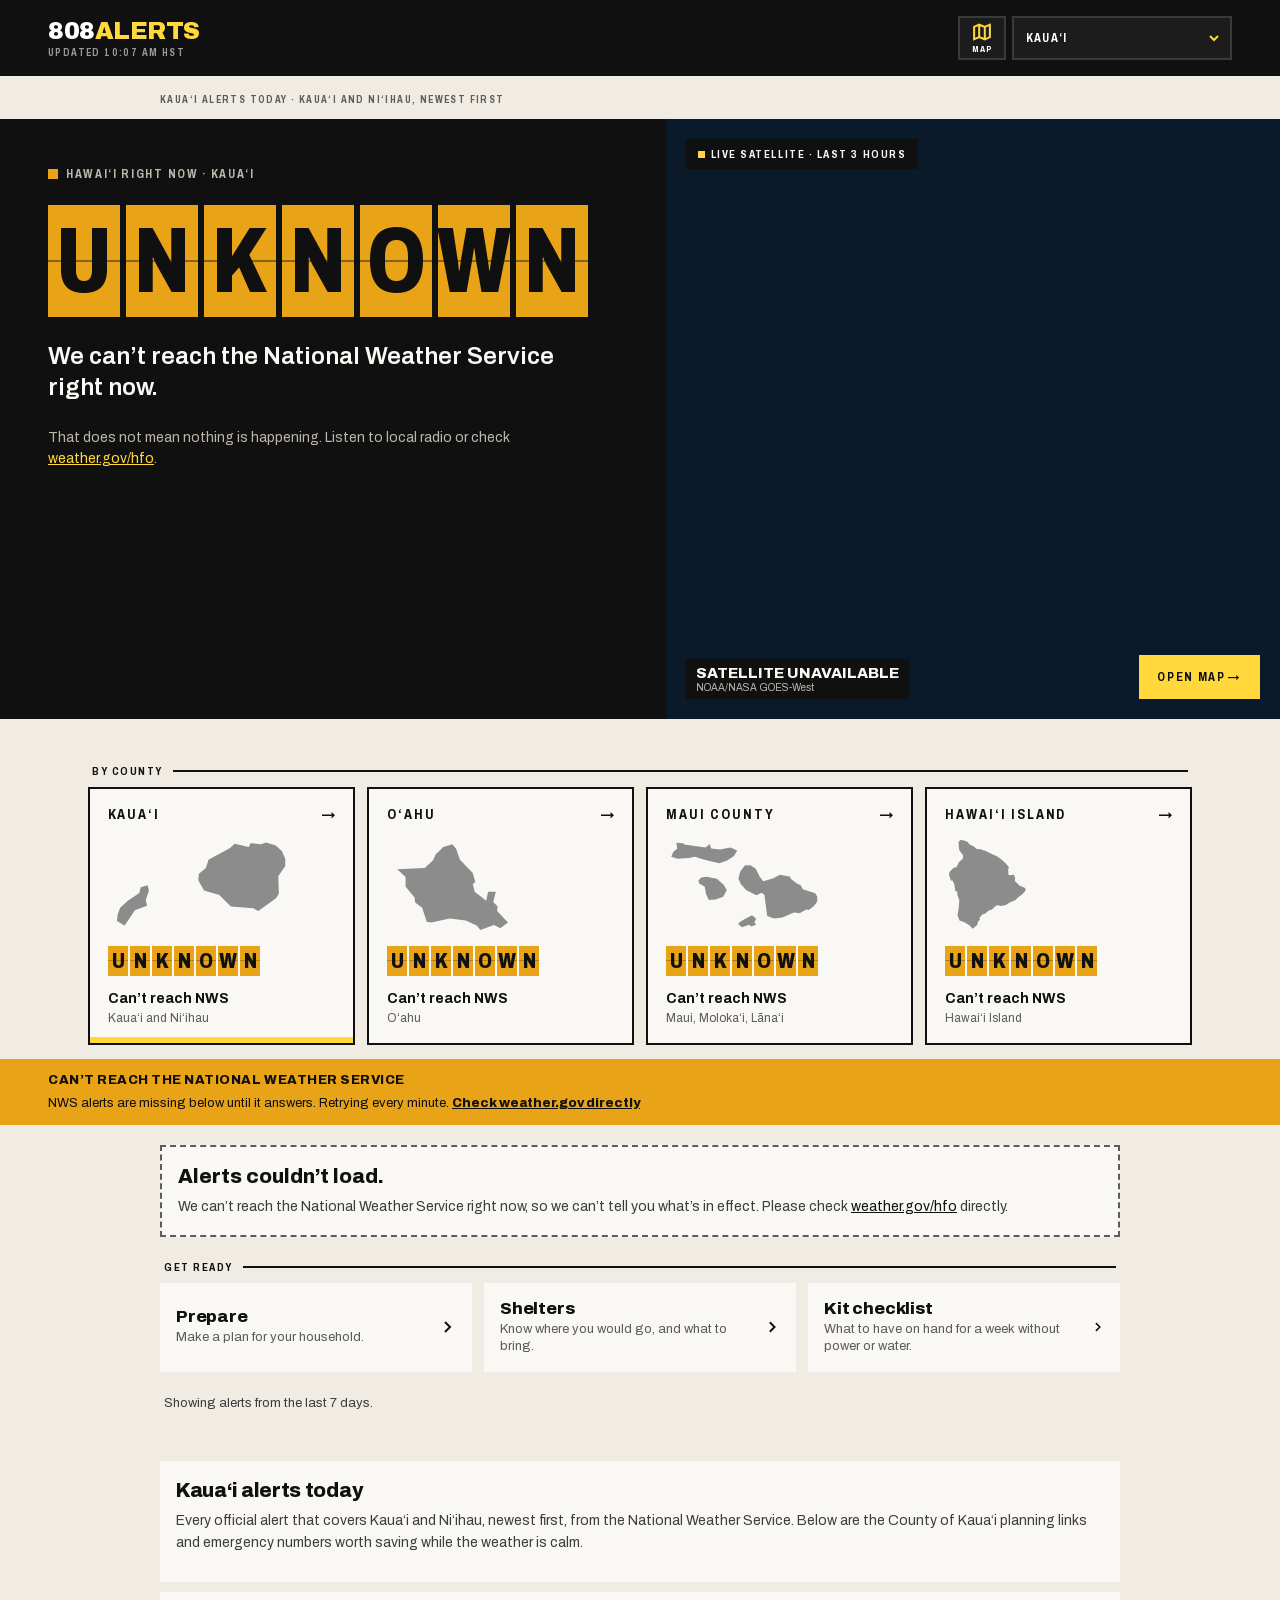
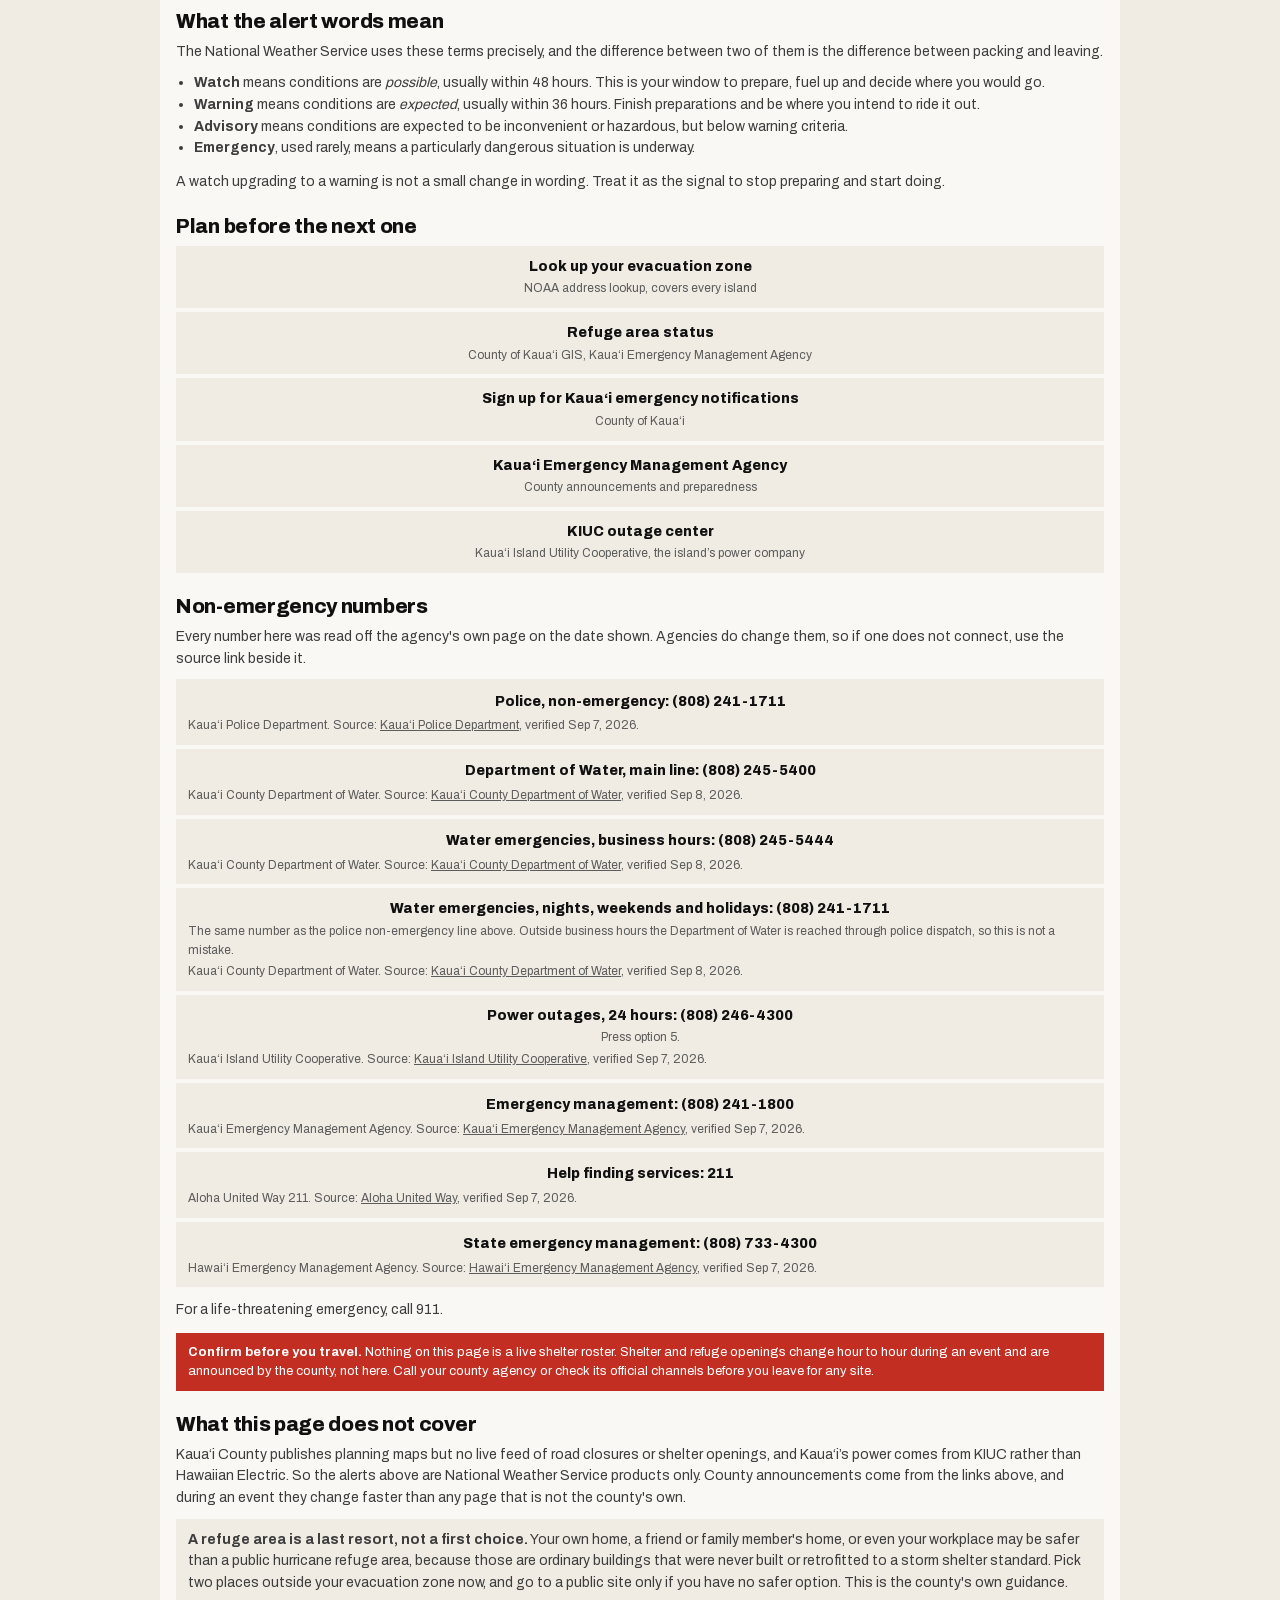
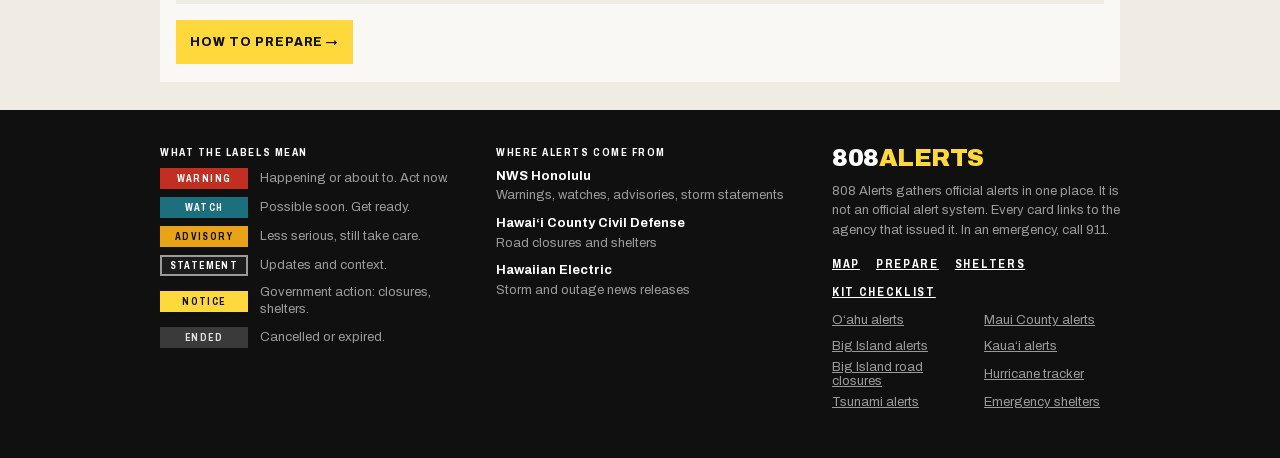
<file: kauai-alerts/index.html>
<!doctype html>
<html lang="en" data-page="feed" data-island="KAU">
<head>
<meta charset="utf-8">
<meta name="viewport" content="width=device-width, initial-scale=1, viewport-fit=cover">
<title>Kauai Alerts Today (Kauaʻi): Live Emergency &amp; Weather Alerts · 808 Alerts</title>
<meta name="description" content="Kauai alerts today: live National Weather Service warnings, watches and advisories for Kauaʻi and Niʻihau, plus Kauaʻi evacuation zones, refuge status, KIUC outages and emergency numbers.">
<meta name="theme-color" content="#101010">
<link rel="canonical" href="https://808alerts.com/kauai-alerts/">
<link rel="icon" type="image/png" href="[data-uri]">
<meta property="og:image" content="https://808alerts.com/og-image.png">
<meta property="og:type" content="website">
<meta property="og:site_name" content="808 Alerts">
<meta property="og:url" content="https://808alerts.com/kauai-alerts/">
<meta property="og:title" content="Kauai Alerts Today (Kauaʻi): Live Emergency &amp; Weather Alerts · 808 Alerts">
<meta property="og:description" content="Kauai alerts today: live National Weather Service warnings, watches and advisories for Kauaʻi and Niʻihau, plus Kauaʻi evacuation zones, refuge status, KIUC outages and emergency numbers.">
<meta name="twitter:card" content="summary">
<meta name="twitter:title" content="Kauai Alerts Today (Kauaʻi): Live Emergency &amp; Weather Alerts · 808 Alerts">
<meta name="twitter:description" content="Kauai alerts today: live National Weather Service warnings, watches and advisories for Kauaʻi and Niʻihau, plus Kauaʻi evacuation zones, refuge status, KIUC outages and emergency numbers.">
<meta name="twitter:image" content="https://808alerts.com/og-image.png">
<script type="application/ld+json">
{"@context": "https://schema.org", "@type": "WebPage", "name": "Kauaʻi alerts today", "url": "https://808alerts.com/kauai-alerts/", "description": "Kauai alerts today: live National Weather Service warnings, watches and advisories for Kauaʻi and Niʻihau, plus Kauaʻi evacuation zones, refuge status, KIUC outages and emergency numbers.", "inLanguage": "en"}
</script>
<style>
@font-face{
  font-family:Archivo;
  font-style:normal;
  font-weight:400 900;
  font-stretch:77% 100%;
  font-display:swap;
  src:url([data-uri]) format("woff2");
}
:root{
  --ink:#101010;--ink2:#1c1c1c;--surface:#faf8f5;--surface2:#f0ece4;--line:#e6e1d9;
  --accent:#ffd93b;--warn:#c22e22;--advis:#e8a317;--watch:#1c6f7d;
  --muted:#9a9a9a;--muted3:#5c5c5c;--body:#3d3d3d;--land:#d6cfc2;--edge:#3a3a3a;
}
*{box-sizing:border-box}
html{-webkit-text-size-adjust:100%}
body{margin:0;background:var(--surface2);color:var(--ink);font-family:Archivo,system-ui,-apple-system,"Segoe UI",sans-serif;font-stretch:100%}
a{color:var(--ink)}
button,select{font:inherit;color:inherit;cursor:pointer}
:focus-visible{outline:2px solid var(--accent);outline-offset:2px}
.skip{position:absolute;left:8px;top:-100px;z-index:100;background:var(--accent);color:var(--ink);padding:10px 14px;font-size:14px;font-weight:800;text-decoration:none}
.skip:focus{top:8px}
#feedwrap:focus,#detail:focus{outline:none}
.sr{position:absolute;width:1px;height:1px;overflow:hidden;clip:rect(0 0 0 0);white-space:nowrap}
.n{font-stretch:77%;font-weight:700;letter-spacing:.14em}
[hidden]{display:none!important}

/* header */
.bar{background:var(--ink);padding:12px 16px;display:flex;align-items:center;justify-content:space-between;gap:12px;position:sticky;top:0;z-index:5}
.brand{display:flex;flex-direction:column;gap:5px;text-decoration:none}
.wm{font-weight:900;font-size:20px;letter-spacing:-.02em;line-height:1}
.wm b{color:#fff;font-weight:900}.wm i{color:var(--accent);font-style:normal}
.upd{font-size:10px;color:var(--muted);line-height:1}
.hr{display:flex;align-items:center;gap:6px}
.mapbtn{min-height:44px;min-width:48px;padding:0 10px;border:2px solid var(--edge);background:var(--ink2);color:#fff;text-decoration:none;display:flex;flex-direction:column;align-items:center;justify-content:center;gap:3px;font-size:9px;letter-spacing:.12em}
.mapbtn svg{color:var(--accent)}
.mapbtn:hover{border-color:var(--accent)}
.pick{position:relative}
.pick select{appearance:none;-webkit-appearance:none;min-height:44px;width:152px;padding:0 34px 0 12px;background:var(--ink2);color:#fff;border:2px solid var(--edge);border-radius:0;font-stretch:77%;font-weight:700;font-size:12px;letter-spacing:.1em}
.pick svg{position:absolute;right:12px;top:50%;margin-top:-6px;pointer-events:none}
.back{min-height:44px;display:flex;align-items:center;gap:8px;color:#fff;text-decoration:none;font-size:12px}
/* 320px reflow: the wordmark (124px), MAP (44px) and the island select must fit
   in 320 with no sideways scroll. 114px leaves room for HAWAIʻI ISLAND, the
   longest name, at 11px. */
@media (max-width:379px){
  .bar{padding:12px;gap:8px}
  .hr{gap:4px}
  .mapbtn{min-width:44px;padding:0 6px}
  .pick select{width:114px;padding:0 22px 0 8px;font-size:11px;letter-spacing:.05em}
  .pick svg{right:7px}
}

/* banners */
.banner{background:var(--advis);color:var(--ink);padding:12px 16px;display:flex;flex-direction:column;gap:4px;font-size:13px;line-height:1.45}
.banner strong{font-weight:800;letter-spacing:.04em}
.banner a{font-weight:800}

/* feed */
:where(#feed,#detail>main){padding:0 12px 28px;display:flex;flex-direction:column;gap:10px;max-width:960px;margin:0 auto}
.rule{display:flex;align-items:center;gap:10px;padding:14px 4px 0}
.rule span:first-child{font-size:11px;white-space:nowrap}
.rule span:last-child{flex-grow:1;height:2px;background:var(--ink);display:block}
.rule.red span:first-child{color:var(--warn)}.rule.red span:last-child{background:var(--warn)}
.group{display:flex;flex-direction:column;gap:10px}

.card{background:var(--surface);display:flex;flex-direction:column}
.card.ended{opacity:.62}
.card.ended h2{color:var(--muted3);text-decoration:line-through;text-decoration-thickness:2px}
.card.pin{outline:3px solid var(--warn);outline-offset:-3px}
.c-top{padding:12px 14px 0;display:flex;align-items:flex-start;justify-content:space-between;gap:12px}
.c-id{display:flex;flex-direction:column;gap:8px;min-width:0}
.c-ev{display:flex;flex-wrap:wrap;align-items:center;gap:8px}
.tag{padding:3px 7px;font-size:11px;border:2px solid transparent;line-height:1.1;display:inline-block}
.t-WARNING{background:var(--warn);color:#fff;border-color:var(--warn)}
.t-WATCH{background:var(--watch);color:#fff;border-color:var(--watch)}
.t-ADVISORY{background:var(--advis);color:var(--ink);border-color:var(--advis)}
.t-STATEMENT{background:var(--surface);color:var(--ink);border-color:var(--ink)}
.t-NOTICE{background:var(--ink);color:var(--accent);border-color:var(--ink)}
.t-ENDED{background:var(--line);color:var(--muted3);border-color:var(--line)}
.ev{font-weight:800;font-size:13px;text-transform:uppercase}
.when{font-size:12px;color:var(--muted3);display:flex;flex-wrap:wrap;align-items:center;gap:6px}
.when b{color:var(--ink);font-weight:800}
.stale{background:var(--advis);color:var(--ink);padding:2px 6px;font-size:10px;letter-spacing:.1em}
.loc{display:flex;flex-direction:column;align-items:flex-end;gap:4px;flex-shrink:0;width:100px;color:var(--ink);text-decoration:none}
.loc:hover svg{outline:2px solid var(--accent);outline-offset:2px}
.loc svg{display:block;width:96px;height:64px}
.loc span{font-size:9px;letter-spacing:.1em;line-height:1.2;text-align:right}
.c-body{padding:8px 14px 14px;display:flex;flex-direction:column;gap:8px}
.card h2{margin:0;font-weight:800;font-size:20px;line-height:1.15;letter-spacing:-.015em}
.card h2 a{color:inherit;text-decoration:none}
.card h2 a:hover{text-decoration:underline;text-decoration-thickness:2px}
.card p{margin:0;font-size:14px;line-height:1.5;color:var(--body)}
.area{font-size:12px;line-height:1.4;color:var(--muted3)}
.band{padding:9px 14px;font-size:13px;line-height:1.4}
.band b{font-weight:800}
.band.red{background:var(--warn);color:#fff}
.band.amb{background:var(--advis);color:var(--ink)}
.c-foot{border-top:2px solid var(--line);padding:10px 14px;display:flex;align-items:center;gap:10px}
.c-meta{display:flex;flex-direction:column;gap:2px;min-width:0}
.c-meta .ag{font-size:11px;letter-spacing:.12em}
.c-meta span{font-size:11px;color:var(--muted3)}
.c-meta .until{color:var(--ink);font-weight:700}
.src{margin-left:auto;min-height:40px;padding:0 12px;background:var(--accent);color:var(--ink);text-decoration:none;display:flex;align-items:center;gap:6px;font-weight:800;font-size:11px;letter-spacing:.08em;white-space:nowrap;border:0;border-radius:0}
.more{min-height:44px;margin-top:8px;background:transparent;border:2px solid var(--ink);border-radius:0;font-weight:800;font-size:12px;letter-spacing:.08em}
.note{padding:12px 4px 0;font-size:13px;line-height:1.5;color:var(--body)}

.empty{background:var(--surface);border:2px dashed var(--muted3);padding:18px 16px;display:flex;flex-direction:column;gap:8px;margin-top:12px}
.empty h2{margin:0;font-weight:800;font-size:20px;line-height:1.15}
.empty p{margin:0;font-size:14px;line-height:1.5;color:var(--body)}
.quiet{background:var(--surface);padding:22px 18px 20px;display:flex;flex-direction:column;gap:14px;margin-top:12px}
.quiet svg{width:100%;height:auto;max-width:420px}
.quiet .k{display:flex;align-items:center;gap:8px;color:var(--watch);font-size:11px}
.quiet .k i{width:10px;height:10px;background:var(--watch);display:block}
.quiet h2{margin:0;font-weight:800;font-size:30px;line-height:1.05;letter-spacing:-.03em}
.quiet p{margin:0;font-size:14px;line-height:1.5;color:var(--body)}
.loading{padding:40px 8px;font-size:14px;color:var(--muted3)}

.tiles{display:flex;flex-direction:column;gap:4px}
.tile{background:var(--surface);padding:16px;min-height:44px;display:flex;align-items:center;gap:12px;text-decoration:none;color:var(--ink)}
.tile span{display:flex;flex-direction:column;gap:3px;flex-grow:1}
.tile b{font-weight:800;font-size:17px;letter-spacing:-.01em}
.tile small{font-size:13px;color:var(--muted3);line-height:1.35}

/* detail */
.d-head{background:var(--surface);display:flex;flex-direction:column;margin-top:12px}
.d-in{padding:16px 16px 0;display:flex;flex-direction:column;gap:12px}
.d-head h1{margin:0;font-weight:800;font-size:28px;line-height:1.06;letter-spacing:-.03em}
.facts{display:grid;grid-template-columns:repeat(2,minmax(0,1fr));gap:10px 14px;font-size:13px;line-height:1.35}
.facts div{display:flex;flex-direction:column;gap:2px}
.facts span{font-size:10px;color:var(--muted3)}
.facts b{font-weight:800}
.d-head p{margin:0;font-size:15px;line-height:1.5;color:var(--body)}
.acts{padding:14px 16px 16px;display:grid;grid-template-columns:repeat(2,minmax(0,1fr));gap:6px}
.acts .src{margin:0;min-height:44px;justify-content:center;font-size:12px;grid-column:1/-1}
.mapl{min-height:44px;background:var(--surface);color:var(--ink);border:2px solid var(--ink);text-decoration:none;display:flex;align-items:center;justify-content:center;gap:8px;font-weight:800;font-size:12px;letter-spacing:.08em}
.share{min-height:44px;background:var(--ink);color:#fff;border:0;border-radius:0;display:flex;align-items:center;justify-content:center;gap:8px;font-weight:800;font-size:12px;letter-spacing:.08em}
.panel{background:var(--surface);padding:14px;display:flex;flex-direction:column;gap:14px}
.panel>p{margin:0;font-size:13px;line-height:1.45;color:var(--body)}
.zones{display:grid;grid-template-columns:repeat(2,minmax(0,1fr));gap:4px}
.zones button{min-height:52px;padding:8px 10px;border:2px solid var(--line);border-radius:0;background:var(--surface);text-align:left;display:flex;flex-direction:column;justify-content:center;gap:2px}
.zones button b{font-weight:800;font-size:12px;line-height:1.2}
.zones button span{font-size:9px;color:var(--muted3)}
.zones button[aria-pressed=true]{background:var(--ink);color:#fff;border-color:var(--ink)}
.zones button[aria-pressed=true] span{color:var(--accent)}
.threats{display:flex;flex-direction:column;border-top:2px solid var(--ink)}
.threats .zt{padding:12px 0 4px;display:flex;flex-direction:column;gap:2px}
.threats .zt b{font-weight:800;font-size:18px}
.threats .zt span{font-size:12px;color:var(--muted3)}
.thr{padding:12px 0;border-bottom:2px solid var(--line);display:flex;flex-direction:column;gap:6px}
.thr .h{display:flex;align-items:center;gap:10px}
.thr .h span:first-child{font-size:11px;flex-grow:1}
.bars{display:flex;gap:3px}
.bars i{width:18px;height:8px;display:block;background:var(--line)}
.bars i.on{background:var(--ink)}
.thr b{font-weight:800;font-size:15px}
.thr small{font-size:13px;line-height:1.4;color:var(--body)}
.fine{margin:0;font-size:12px;line-height:1.45;color:var(--muted3)}
.rows{background:var(--surface);padding:4px 14px;display:flex;flex-direction:column}
.rows div{padding:12px 0;border-bottom:2px solid var(--line);display:grid;grid-template-columns:76px minmax(0,1fr);gap:10px;font-size:14px;line-height:1.45}
.rows div:last-child{border-bottom:0}
.rows div>span:first-child{font-weight:800}
.rows .n{font-size:11px;padding-top:2px;font-weight:700}
.full{background:var(--surface);padding:0 14px}
.full summary{min-height:44px;display:flex;align-items:center;font-weight:800;font-size:12px;letter-spacing:.08em;cursor:pointer}
.full pre{white-space:pre-wrap;font-family:inherit;font-size:13px;line-height:1.5;color:var(--body);margin:0 0 14px}
.rel{background:var(--surface);padding:12px 14px;display:flex;flex-direction:column;gap:5px;text-decoration:none;color:var(--ink)}
.rel .h{display:flex;align-items:center;gap:8px}
.rel .h .tag{font-size:10px;padding:2px 6px}
.rel .h time{margin-left:auto;font-size:12px;color:var(--muted3)}
.rel b{font-size:14px;font-weight:700;line-height:1.3}

/* footer */
footer.site{background:var(--ink);color:var(--muted);padding:24px 20px 32px}
.f-in{max-width:960px;margin:0 auto;display:flex;flex-direction:column;gap:28px}
.f-in h3{margin:0 0 10px;font-size:11px;color:#fff;font-weight:700}
.legend{display:grid;grid-template-columns:88px minmax(0,1fr);gap:8px 12px;align-items:center;font-size:13px;line-height:1.35}
.legend .tag{font-size:10px;text-align:center}
.legend .t-STATEMENT{background:var(--ink2);color:#fff;border-color:var(--muted)}
.legend .t-NOTICE{background:var(--accent);color:var(--ink);border-color:var(--accent)}
.legend .t-ENDED{background:var(--edge);color:var(--line);border-color:var(--edge)}
.srcs{display:flex;flex-direction:column;gap:10px;font-size:13px;line-height:1.35}
.srcs div{display:flex;flex-direction:column;gap:2px}
.srcs b{color:#fff;font-weight:700}
.about p{margin:12px 0;font-size:13px;line-height:1.5}
.links{display:flex;flex-wrap:wrap;gap:4px 16px;font-size:12px}
.links a{color:#fff;display:inline-flex;align-items:center;min-height:24px}
.more-l{display:grid;grid-template-columns:repeat(2,minmax(0,1fr));gap:2px 16px;font-size:13px;margin-top:4px}
.more-l a{color:var(--muted);display:inline-flex;align-items:center;min-height:24px}
.more-l a:hover{color:#fff}

@media (min-width:900px){
  .bar{padding:16px 48px}
  .wm{font-size:24px}
  .pick select{width:220px}
  :where(#feed,#detail>main){padding:8px 0 40px;width:100%;max-width:960px}
  .card{display:grid;grid-template-columns:124px minmax(0,1fr) 156px;grid-auto-rows:auto}
  .card .c-top{display:contents}
  .card .c-id{grid-column:1;grid-row:1/span 6;padding:18px 16px;border-right:2px solid var(--line);gap:10px}
  .card .c-ev{flex-direction:column;align-items:flex-start;order:2;gap:6px}
  .card .when{order:1;flex-direction:column;align-items:flex-start;gap:4px}
  .card .when b{font-size:20px;letter-spacing:-.01em;line-height:1;display:block;margin-bottom:4px}
  .card .when .dot{display:none}
  .card .loc{grid-column:3;grid-row:1/span 6;width:auto;padding:18px 16px;border-left:2px solid var(--line);align-items:center}
  .card .loc svg{width:132px;height:88px}
  .card .loc span{text-align:center;font-size:10px}
  .card .c-body,.card .band,.card .c-foot{grid-column:2}
  .card .c-foot{align-self:end}
  .card h2{font-size:24px}
  .card p{font-size:15px;line-height:1.55}
  .c-body{padding:18px 22px 16px;gap:10px}
  .band{padding:10px 22px}
  .c-foot{margin-top:auto;padding:10px 22px}
  .tiles{display:grid;grid-template-columns:repeat(3,minmax(0,1fr));gap:12px}
  .zones{grid-template-columns:repeat(4,minmax(0,1fr))}
  .detail #detail>main{width:720px}
  .f-in{display:grid;grid-template-columns:repeat(3,minmax(0,1fr));gap:48px}
  footer.site{padding:36px 48px 44px}
  .banner{padding:12px 48px}
}

/* SEO pass, 2026-09-24: page heading, about block, island guides, road closures */
.kick{max-width:960px;margin:0 auto;padding:14px 16px 12px;font-size:10px;color:var(--muted3);font-weight:700}
.morel{font-size:13px;font-weight:700;color:var(--ink)}
.aboutfeed{max-width:960px;margin:8px auto 0;padding:0 12px}
.aboutfeed>div,.guide{background:var(--surface);padding:18px 16px}
.aboutfeed h2,.guide h2{margin:0 0 8px;font-weight:800;font-size:20px;letter-spacing:-.015em;line-height:1.15}
.aboutfeed p,.guide p{margin:0 0 10px;font-size:14px;line-height:1.55;color:var(--body)}
.aboutfeed p b{color:var(--ink)}
#now p{background:var(--surface2);padding:10px 12px;margin:12px 0 0}
.guide{max-width:960px;margin:10px auto 0;padding:18px 16px}
.guidewrap{max-width:960px;margin:0 auto;padding:0 12px 28px}
.guide h2{margin-top:22px}
.guide h2:first-child{margin-top:0}
.guide ul{margin:0 0 12px;padding-left:18px;font-size:14px;line-height:1.55;color:var(--body)}
.guide ul.links{list-style:none;padding:0;display:flex;flex-direction:column;gap:4px}
.guide ul.links li{background:var(--surface2);padding:10px 12px}
.guide ul.links a{font-weight:800;color:var(--ink);text-decoration:none;display:flex;flex-direction:column;justify-content:center;gap:2px;min-height:24px}
.guide ul.links a:hover{text-decoration:underline}
.guide .p{font-weight:400;font-size:12px;color:var(--muted3)}
.guide .meta{display:block;font-size:12px;color:var(--muted3);margin-top:3px}
.guide ul.links .meta a{display:inline;font-weight:400;color:var(--muted3);text-decoration:underline}
.guide .warnbox{background:var(--warn);color:#fff;padding:10px 12px;font-size:13px;line-height:1.45;margin:12px 0}
.guide .note{background:var(--surface2);padding:10px 12px}
.guide .cta{display:inline-flex;align-items:center;min-height:44px;padding:0 14px;background:var(--accent);color:var(--ink);font-weight:800;font-size:12px;letter-spacing:.08em;text-decoration:none;margin-top:6px}
.page{padding:12px 12px 28px}
.page>h1{margin:14px 4px 6px;font-weight:800;font-size:30px;line-height:1.05;letter-spacing:-.03em}
.page>.lead{margin:0 4px 14px;font-size:15px;line-height:1.5;color:var(--body)}
.count{margin:0 4px 10px;font-size:13px;color:var(--body)}
.roads{display:flex;flex-direction:column;gap:6px}
.road{background:var(--surface);padding:14px;display:flex;flex-direction:column;gap:6px}
.road.new{outline:2px solid var(--ink);outline-offset:-2px}
.r-h{display:flex;flex-wrap:wrap;align-items:center;gap:6px}
.r-h .dist{font-size:10px;color:var(--muted3);margin-left:4px}
.road h2{margin:0;font-weight:800;font-size:18px;line-height:1.2;display:flex;flex-direction:column;gap:2px}
.road h2 span{font-weight:600;font-size:14px;color:var(--body)}
.road p{margin:0;font-size:14px;line-height:1.45;color:var(--body)}
.road .alt{font-size:13px;color:var(--muted3)}
.road .since{font-size:12px;color:var(--muted3)}
@media (min-width:900px){
  .kick{padding:18px 0 14px}
  .aboutfeed,.guidewrap{padding-left:0;padding-right:0}
  .page{width:100%;max-width:960px;margin:0 auto;padding:12px 0 40px}
  .page>h1{font-size:40px}
  .roads{display:grid;grid-template-columns:repeat(2,minmax(0,1fr));gap:10px}
}
.road .onmap{font-size:13px;font-weight:700;color:var(--ink)}

/* Hero, 2026-11-02: split-flap status word, NWS wind-window countdown,
   GOES-West satellite loop, county board. Design: docs/hero-design/. */
.hero{background:var(--ink);color:var(--surface)}
.h-st{padding:24px 16px 28px}
.h-in{container-type:inline-size;display:flex;flex-direction:column;gap:16px;max-width:680px}
.h-k{display:flex;align-items:center;gap:8px;font-size:11px;color:#bdb6aa}
.h-k i{width:10px;height:10px;display:block;background:#5c5c5c}
.hw{margin:0}
.flaps{display:grid;grid-template-columns:repeat(var(--n),minmax(0,72px));gap:4px}
.fl{position:relative;display:flex;align-items:center;justify-content:center;font-weight:800;font-stretch:77%;line-height:1;background:#2b2b2b;color:var(--surface)}
.fl::after{content:"";position:absolute;left:0;right:0;top:50%;height:2px;margin-top:-1px;background:var(--ink);opacity:.45}
.flaps .gap{display:block}
.hw .fl{aspect-ratio:72/112;font-size:min(92px,calc((100cqw - (var(--n) - 1) * 4px) / var(--n) * 1.25))}
.lv-WARNING .fl,.h-k i.lv-WARNING{background:var(--warn);color:#fff}
.lv-WATCH .fl,.h-k i.lv-WATCH{background:var(--watch);color:#fff}
.lv-ADVISORY .fl,.lv-UNKNOWN .fl,.h-k i.lv-ADVISORY,.h-k i.lv-UNKNOWN{background:var(--advis);color:var(--ink)}
.lv-STATEMENT .fl,.h-k i.lv-STATEMENT{background:var(--surface);color:var(--ink)}
.h-k i.lv-QUIET{background:var(--surface)}
.lv-CHECKING .fl{color:var(--muted)}
.h-sum{margin:0;font-size:19px;line-height:1.3;font-weight:600}
.h-chk{margin:0;font-size:13px;line-height:1.5;color:#bdb6aa}
.h-chk a{color:var(--accent)}
.h-cd{border-top:2px solid #333;padding-top:18px;display:flex;flex-direction:column;gap:12px}
.h-cdl{font-size:11px;line-height:1.4;color:var(--accent)}
.h-cdn{display:flex;align-items:flex-end;gap:8px}
.cdf{grid-template-columns:repeat(var(--n),40px);gap:3px}
.cdf .fl{height:56px;font-size:46px;background:var(--accent);color:var(--ink)}
.cdf .fl::after{opacity:.3}
.h-cdn .u{font-size:14px;padding-bottom:4px}
.h-cdnote{margin:0;font-size:12px;line-height:1.5;color:#bdb6aa}
.h-ready{display:flex;flex-wrap:wrap;gap:8px}
.h-ready a{min-height:44px;padding:0 16px;display:inline-flex;align-items:center;border:2px solid var(--accent);color:var(--accent);text-decoration:none;font-size:12px}
.h-ready a.pri,.h-btns .pri{background:var(--accent);color:var(--ink)}
.h-sat{margin:0;position:relative;height:260px;background:#0b1a2a;overflow:hidden}
.frames img{position:absolute;top:0;left:0;width:100%;height:100%;object-fit:cover;opacity:0;transition:opacity .6s linear}
.frames img.on{opacity:1}
.h-chip{position:absolute;top:12px;left:12px;background:var(--ink);color:var(--surface);padding:7px 10px;font-size:10px;display:flex;gap:6px;align-items:center}
.h-chip i{width:7px;height:7px;background:var(--accent);display:block}
.h-bar{position:absolute;left:12px;right:12px;bottom:12px;display:flex;justify-content:space-between;align-items:flex-end;gap:8px}
.h-time{background:var(--ink);padding:6px 10px;display:flex;flex-direction:column;gap:1px;min-width:0}
.h-time b{font-size:13px;font-weight:800}
.h-time span{font-size:10px;color:#bdb6aa}
.h-btns{display:flex;gap:6px;flex-shrink:0}
.h-btns button,.h-btns a{min-height:44px;padding:0 12px;display:inline-flex;align-items:center;background:var(--ink);color:var(--accent);border:2px solid var(--accent);border-radius:0;text-decoration:none;font-size:11px}
.h-btns a.pri{display:none}
.cty{max-width:1200px;margin:0 auto;padding:4px 12px 0}
.cty+#banners{margin-top:14px}
.cty-g{display:flex;flex-direction:column;gap:6px;margin-top:10px}
.ct{background:var(--surface);border:2px solid var(--ink);text-decoration:none;color:var(--ink);display:grid;grid-template-columns:72px minmax(0,1fr);grid-template-areas:"svg h" "svg mf" "svg d";column-gap:12px;row-gap:6px;padding:12px}
.ct:hover,.ct.cur{box-shadow:inset 0 -6px 0 var(--accent)}
.ct-h{grid-area:h;display:flex;justify-content:space-between;gap:8px;font-size:12px;font-weight:800}
.ct svg{grid-area:svg;width:72px;height:56px;align-self:center}
.mf{grid-area:mf}
.mf .flaps{grid-template-columns:repeat(var(--n),17px);gap:2px}
.mf .fl{height:26px;font-size:19px}
.mf .fl::after{height:1px;opacity:.25}
.mf.lv-NONE .fl,.mf.lv-CHECKING .fl{background:var(--line);color:var(--ink)}
.ct-d{grid-area:d;display:flex;flex-direction:column;gap:2px}
.ct-d b{font-size:14px;line-height:1.35;font-weight:700}
.ct-d span{font-size:12px;color:var(--muted3)}
@media (prefers-reduced-motion:reduce){.frames img{transition:none}}
@media (min-width:900px){
  .hero{display:grid;grid-template-columns:minmax(0,52fr) minmax(0,48fr);min-height:600px}
  .h-st{padding:48px 56px 48px 48px}
  .h-in{gap:24px}
  .flaps{gap:6px}
  .hw .fl{font-size:min(92px,calc((100cqw - (var(--n) - 1) * 6px) / var(--n) * 1.25))}
  .h-k{font-size:12px}
  .h-sum{font-size:24px}
  .h-chk{font-size:14px}
  .h-cdl{font-size:12px}
  .cdf{grid-template-columns:repeat(var(--n),52px);gap:4px}
  .cdf .fl{height:72px;font-size:60px}
  .h-cdn .u{font-size:16px;padding-bottom:6px}
  .h-cdnote{font-size:13px}
  .h-sat{height:auto;min-height:600px}
  .h-chip{top:20px;left:20px;font-size:11px;padding:9px 12px}
  .h-bar{left:20px;right:20px;bottom:20px}
  .h-time b{font-size:15px}
  .h-btns button,.h-btns a{padding:0 16px;font-size:12px}
  .h-btns a.pri{display:inline-flex}
  .cty{padding:32px 48px 0}
  .cty-g{display:grid;grid-template-columns:repeat(4,minmax(0,1fr));gap:12px}
  .ct{grid-template-columns:minmax(0,1fr);grid-template-areas:"h" "svg" "mf" "d";row-gap:14px;padding:18px}
  .ct-h{font-size:14px}
  .ct svg{width:100%;height:96px}
  .mf .flaps{grid-template-columns:repeat(var(--n),20px)}
  .mf .fl{height:30px;font-size:22px}
}
.threats .zt span a{color:var(--muted3)}
/* 900 to 984px: the 960px column needs a gutter, or it sits on the screen edge */
@media (min-width:900px) and (max-width:984px){:where(#feed,#detail>main),.page,.kick,.aboutfeed,.guidewrap{padding-left:12px;padding-right:12px}}

</style>
</head>
<body>
<a class="skip n" id="skip" href="#feedwrap">Skip to alerts</a>
<header class="bar">
<a class="brand" href="/" aria-label="808 Alerts home">
<span class="wm"><b>808</b><i>ALERTS</i></span>
<span class="upd n" id="upd">CHECKING…</span>
</a>
<a class="back n" id="back" href="/" hidden><svg width="14" height="14" viewBox="0 0 16 16" fill="none" stroke="#ffd93b" stroke-width="2" aria-hidden="true"><path d="M10 3L5 8l5 5"/></svg>ALL ALERTS</a>
<div class="hr">
<a class="mapbtn n" id="mapbtn" href="/map/" aria-label="Open the map"><svg width="18" height="18" viewBox="0 0 16 16" fill="none" stroke="currentColor" stroke-width="1.8" aria-hidden="true"><path d="M1 3.5l4.5-2 5 2 4.5-2v11l-4.5 2-5-2-4.5 2z M5.5 1.5v11 M10.5 3.5v11"/></svg>MAP</a>
<div class="pick" id="pick">
<label class="sr" for="island">Show alerts for</label>
<select id="island">
<option value="ALL">ALL ISLANDS</option>
<option value="KAU">KAUAʻI</option>
<option value="OAH">OʻAHU</option>
<option value="MAUCO">MAUI COUNTY</option>
<option value="HAW">HAWAIʻI ISLAND</option>
</select>
<svg width="12" height="12" viewBox="0 0 12 12" fill="none" stroke="#ffd93b" stroke-width="2" aria-hidden="true"><path d="M2 4l4 4 4-4"/></svg>
</div>
</div>
</header>
<main id="feedwrap" tabindex="-1">
<h1 class="kick n">KAUAʻI ALERTS TODAY · KAUAʻI AND NIʻIHAU, NEWEST FIRST</h1>
<section class="hero" id="hero">
<div class="h-st"><div class="h-in" id="hstatus"><!--SSR:HERO--><div class="h-k n"><i class="lv-CHECKING"></i>HAWAIʻI RIGHT NOW</div><p class="hw lv-CHECKING"><span class="sr">Checking alerts.</span><span class="flaps" aria-hidden="true" style="--n:8"><b class="fl">C</b><b class="fl">H</b><b class="fl">E</b><b class="fl">C</b><b class="fl">K</b><b class="fl">I</b><b class="fl">N</b><b class="fl">G</b></span></p><p class="h-sum">Checking the National Weather Service…</p><!--/SSR:HERO--></div></div>
<figure class="h-sat" id="hsat">
<div class="frames" id="frames"></div>
<div class="h-chip n"><i></i>LIVE SATELLITE · LAST 3 HOURS</div>
<div class="h-bar"><div class="h-time"><b id="stime">LOADING…</b><span>NOAA/NASA GOES-West</span></div>
<div class="h-btns"><button type="button" class="n" id="sloop" hidden>PAUSE LOOP</button><a class="n pri" id="smap" href="/map/">OPEN MAP →</a></div></div>
<figcaption class="sr">Satellite imagery of the Hawaiian Islands from the GOES-West weather satellite over the last three hours, playing as a loop.</figcaption>
</figure>
</section>
<section class="cty" id="counties"><!--SSR:COUNTIES--><!--/SSR:COUNTIES--></section>
<div id="banners"><!--SSR:BANNERS--><!--/SSR:BANNERS--></div>
<div id="feed"><noscript><div class="empty"><h2>808 Alerts needs JavaScript to keep alerts current.</h2><p>Go straight to the sources: <a href="https://www.weather.gov/hfo/">NWS Honolulu</a>, <a href="https://dod.hawaii.gov/hiema/">HI-EMA</a>, and your county emergency agency.</p></div></noscript><!--SSR:FEED--><div class="loading">Loading alerts…</div><!--/SSR:FEED--></div>
<section class="aboutfeed"><div><h2>Kauaʻi alerts today</h2><p>Every official alert that covers Kauaʻi and Niʻihau, newest first, from the National Weather Service. Below are the County of Kauaʻi planning links and emergency numbers worth saving while the weather is calm.</p><div id="now"><!--SSR:NOW--><!--/SSR:NOW--></div></div></section>
<div class="guidewrap"><section class="guide">
<h2>What the alert words mean</h2>
  <p>The National Weather Service uses these terms precisely, and the difference between
    two of them is the difference between packing and leaving.</p>
  <ul class="plain">
    <li><b>Watch</b> means conditions are <i>possible</i>, usually within 48 hours. This is
      your window to prepare, fuel up and decide where you would go.</li>
    <li><b>Warning</b> means conditions are <i>expected</i>, usually within 36 hours. Finish
      preparations and be where you intend to ride it out.</li>
    <li><b>Advisory</b> means conditions are expected to be inconvenient or hazardous, but
      below warning criteria.</li>
    <li><b>Emergency</b>, used rarely, means a particularly dangerous situation is underway.</li>
  </ul>
  <p>A watch upgrading to a warning is not a small change in wording. Treat it as the
    signal to stop preparing and start doing.</p>
  <h2>Plan before the next one</h2>
  <ul class="links">
    <li><a href="https://tsunami.coast.noaa.gov/" target="_blank" rel="noopener">Look up your evacuation zone<span class="p">NOAA address lookup, covers every island</span></a></li>
    <li><a href="https://kauaigis.maps.arcgis.com/apps/webappviewer/index.html?id=10e03a2de60b4d3ba620bbeb570b4ade" target="_blank" rel="noopener">Refuge area status<span class="p">County of Kauaʻi GIS, Kauaʻi Emergency Management Agency</span></a></li>
    <li><a href="https://www.kauai.gov/Site-Footer/Footer-Widgets/Share-Connect/Emergency-Notifications" target="_blank" rel="noopener">Sign up for Kauaʻi emergency notifications<span class="p">County of Kauaʻi</span></a></li>
    <li><a href="https://www.kauai.gov/Government/Departments-Agencies/Emergency-Management-Agency" target="_blank" rel="noopener">Kauaʻi Emergency Management Agency<span class="p">County announcements and preparedness</span></a></li>
    <li><a href="https://website.kiuc.coop/outage-center" target="_blank" rel="noopener">KIUC outage center<span class="p">Kauaʻi Island Utility Cooperative, the island’s power company</span></a></li>
  </ul>

  <h2>Non-emergency numbers</h2>
  <p>Every number here was read off the agency's own page on the date shown. Agencies do change them, so if one does not connect, use the source link beside it.</p>
  <ul class="links">
<li><a class="tel-row" href="tel:8082411711">Police, non-emergency: (808) 241-1711</a>
      <span class="meta">Kauaʻi Police Department. Source: <a href="https://www.kauai.gov/Government/Departments-Agencies/Police-Department" target="_blank" rel="noopener">Kauaʻi Police Department</a>, verified Sep 7, 2026.</span></li>
<li><a class="tel-row" href="tel:8082455400">Department of Water, main line: (808) 245-5400</a>
      <span class="meta">Kauaʻi County Department of Water. Source: <a href="https://www.kauaiwater.org/contact-us" target="_blank" rel="noopener">Kauaʻi County Department of Water</a>, verified Sep 8, 2026.</span></li>
<li><a class="tel-row" href="tel:8082455444">Water emergencies, business hours: (808) 245-5444</a>
      <span class="meta">Kauaʻi County Department of Water. Source: <a href="https://www.kauaiwater.org/contact-us" target="_blank" rel="noopener">Kauaʻi County Department of Water</a>, verified Sep 8, 2026.</span></li>
<li><a class="tel-row" href="tel:8082411711">Water emergencies, nights, weekends and holidays: (808) 241-1711<span class="p">The same number as the police non-emergency line above. Outside business hours the Department of Water is reached through police dispatch, so this is not a mistake.</span></a>
      <span class="meta">Kauaʻi County Department of Water. Source: <a href="https://www.kauaiwater.org/contact-us" target="_blank" rel="noopener">Kauaʻi County Department of Water</a>, verified Sep 8, 2026.</span></li>
<li><a class="tel-row" href="tel:8082464300">Power outages, 24 hours: (808) 246-4300<span class="p">Press option 5.</span></a>
      <span class="meta">Kauaʻi Island Utility Cooperative. Source: <a href="https://website.kiuc.coop/outage-center" target="_blank" rel="noopener">Kauaʻi Island Utility Cooperative</a>, verified Sep 7, 2026.</span></li>
<li><a class="tel-row" href="tel:8082411800">Emergency management: (808) 241-1800</a>
      <span class="meta">Kauaʻi Emergency Management Agency. Source: <a href="https://www.kauai.gov/Government/Departments-Agencies/Emergency-Management-Agency" target="_blank" rel="noopener">Kauaʻi Emergency Management Agency</a>, verified Sep 7, 2026.</span></li>
<li><a class="tel-row" href="tel:211">Help finding services: 211</a>
      <span class="meta">Aloha United Way 211. Source: <a href="https://www.auw.org/auw-211" target="_blank" rel="noopener">Aloha United Way</a>, verified Sep 7, 2026.</span></li>
<li><a class="tel-row" href="tel:8087334300">State emergency management: (808) 733-4300</a>
      <span class="meta">Hawaiʻi Emergency Management Agency. Source: <a href="https://dod.hawaii.gov/hiema/contact-us/" target="_blank" rel="noopener">Hawaiʻi Emergency Management Agency</a>, verified Sep 7, 2026.</span></li>
  </ul>
  <p>For a life-threatening emergency, call 911.</p>
  <div class="warnbox"><b>Confirm before you travel.</b> Nothing on this page is a live shelter roster. Shelter and refuge openings change hour to hour during an event and are announced by the county, not here. Call your county agency or check its official channels before you leave for any site.</div>
  <h2>What this page does not cover</h2>
  <p>Kauaʻi County publishes planning maps but no live feed of road closures or shelter openings, and Kauaʻi’s power comes from KIUC rather than Hawaiian Electric. So the alerts above are National Weather Service products only. County announcements come from the links above, and during an event they change faster than any page that is not the county's own.</p>
  <p class="note"><b>A refuge area is a last resort, not a first choice.</b> Your own home, a friend or family member's home, or even your workplace may be safer than a public hurricane refuge area, because those are ordinary buildings that were never built or retrofitted to a storm shelter standard. Pick two places outside your evacuation zone now, and go to a public site only if you have no safer option. This is the county's own guidance.</p>
  <a class="cta" href="/hurricane-preparation-hawaii/">HOW TO PREPARE &#8594;</a>
</section></div>
</main>
<div id="detail" tabindex="-1" hidden></div>
<div class="sr" id="say-polite" role="status" aria-live="polite" aria-atomic="true"></div>
<div class="sr" id="say-now" aria-live="assertive" aria-atomic="true"></div>
<footer class="site">
<div class="f-in">
<div>
<h3 class="n">WHAT THE LABELS MEAN</h3>
<div class="legend">
<span class="tag n t-WARNING">WARNING</span><span>Happening or about to. Act now.</span>
<span class="tag n t-WATCH">WATCH</span><span>Possible soon. Get ready.</span>
<span class="tag n t-ADVISORY">ADVISORY</span><span>Less serious, still take care.</span>
<span class="tag n t-STATEMENT">STATEMENT</span><span>Updates and context.</span>
<span class="tag n t-NOTICE">NOTICE</span><span>Government action: closures, shelters.</span>
<span class="tag n t-ENDED">ENDED</span><span>Cancelled or expired.</span>
</div>
</div>
<div>
<h3 class="n">WHERE ALERTS COME FROM</h3>
<div class="srcs">
<div><b>NWS Honolulu</b><span>Warnings, watches, advisories, storm statements</span></div>
<div><b>Hawaiʻi County Civil Defense</b><span>Road closures and shelters</span></div>
<div><b>Hawaiian Electric</b><span>Storm and outage news releases</span></div>
</div>
</div>
<div class="about">
<span class="wm"><b>808</b><i>ALERTS</i></span>
<p>808 Alerts gathers official alerts in one place. It is not an official alert system. Every card links to the agency that issued it. In an emergency, call 911.</p>
<div class="links n"><a href="/map/">MAP</a><a href="/hurricane-preparation-hawaii/">PREPARE</a><a href="/emergency-shelters-hawaii/">SHELTERS</a><a href="/hurricane-kit-checklist/">KIT CHECKLIST</a></div>
<nav class="more-l" aria-label="More from 808 Alerts"><a href="/oahu-alerts/">Oʻahu alerts</a><a href="/maui-alerts/">Maui County alerts</a><a href="/hawaii-island-alerts/">Big Island alerts</a><a href="/kauai-alerts/">Kauaʻi alerts</a><a href="/big-island-road-closures/">Big Island road closures</a><a href="/hurricane-tracker-hawaii/">Hurricane tracker</a><a href="/hawaii-tsunami-alerts/">Tsunami alerts</a><a href="/emergency-shelters-hawaii/">Emergency shelters</a></nav>
</div>
</div>
</footer>
<script>
(function () {
'use strict';

/* ---------- constants ---------- */
var TZ = 'Pacific/Honolulu';
var NWS_BASE = 'https://api.weather.gov';
var NWS_PAGE = 'https://www.weather.gov/hfo/';
var WORKER = 'https://808alerts-api.shauna-coy.workers.dev';
var HCCDA = 'https://services1.arcgis.com/C2LPusZs5OXNGFDn/arcgis/rest/services';
var HCCDA_DASH = 'https://www.arcgis.com/apps/dashboards/5865229bcba74020992b372ef18b6f17';
var HCCDA_PAGE = 'https://www.hawaiicounty.gov/departments/civil-defense';
/* The county's public Hazard Impact Map (the web map behind the dashboard above),
   opened in ArcGIS Map Viewer at a given spot: the closest official view of one
   closure or shelter, since the county publishes no page per item. */
var HCCDA_WEBMAP = '5a3b24e3f64c4ababdeecfadb9bdb9f8';
function countyMapAt(lon, lat, level) {
  return 'https://www.arcgis.com/apps/mapviewer/index.html?webmap=' + HCCDA_WEBMAP + '&center=' + (+lon).toFixed(5) + ',' + (+lat).toFixed(5) + '&level=' + (level || 15);
}
/* NWS publishes the text of every product it issues. The alert names its product
   (AWIPS id, e.g. TCVHFO for a hurricane watch), which gives a page with exactly
   what NWS issued. It shows the latest issuance of that product, so it is only
   used while the alert is still in effect. */
function nwsProductURL(awips) {
  var m = /^([A-Z0-9]{3})(HFO)$/.exec(awips || '');
  return m ? 'https://forecast.weather.gov/product.php?site=HFO&issuedby=HFO&product=' + m[1] : '';
}
var ZONE_COUNTY = { HAW: 'HIC001', OAH: 'HIC003', KAU: 'HIC007', NII: 'HIC007', MAU: 'HIC009', MOL: 'HIC009', LAN: 'HIC009', KAH: 'HIC009' };
function nwsZoneURL(zone) {
  var isl = (Z[zone] || [])[0];
  return /^HIZ/.test(zone) && isl ? 'https://forecast.weather.gov/showsigwx.php?warnzone=' + zone + '&warncounty=' + ZONE_COUNTY[isl] : '';
}
var WEEK = 7 * 864e5;
var REFRESH = 60e3;
var HISTORY_REFRESH = 10 * 60e3;
var SHELTER_STALE = 6 * 36e5;

var ISL_ORDER = ['NII', 'KAU', 'OAH', 'MOL', 'LAN', 'MAU', 'KAH', 'HAW'];
var ISL_NAME = { NII: 'NIʻIHAU', KAU: 'KAUAʻI', OAH: 'OʻAHU', MOL: 'MOLOKAʻI', LAN: 'LĀNAʻI', MAU: 'MAUI', KAH: 'KAHOʻOLAWE', HAW: 'HAWAIʻI ISLAND' };
var FILTER_NAME = { ALL: 'All islands', KAU: 'Kauaʻi', OAH: 'Oʻahu', MAUCO: 'Maui County', HAW: 'Hawaiʻi Island' };
var FILTER_PAGE = { ALL: '/', KAU: '/kauai-alerts/', OAH: '/oahu-alerts/', MAUCO: '/maui-alerts/', HAW: '/hawaii-island-alerts/' };
var FILTER_ISL = { KAU: ['KAU', 'NII'], OAH: ['OAH'], MAUCO: ['MAU', 'MOL', 'LAN', 'KAH'], HAW: ['HAW'] };
var COUNTY_AGENCY = {
  KAU: ['Kauaʻi Emergency Management Agency', 'https://www.kauai.gov/Government/Departments-Agencies/Emergency-Management-Agency'],
  OAH: ['Honolulu Department of Emergency Management', 'https://www.honolulu.gov/dem/'],
  MAUCO: ['Maui Emergency Management Agency', 'https://www.mauicounty.gov/2921/Emergency-Management-Agency'],
  HAW: ['Hawaiʻi County Civil Defense', HCCDA_PAGE]
};

/* NWS zone and county codes to islands. Verified against api.weather.gov/zones on 2026-09-23. */
var Z = {};
function zset(codes, isl) { codes.forEach(function (c) { Z[c] = isl; }); }
zset(['HIZ001'], ['NII']);
zset(['HIZ003', 'HIZ004', 'HIZ029', 'HIZ030', 'HIZ031'], ['KAU']);
zset(['HIZ006', 'HIZ007', 'HIZ009', 'HIZ010', 'HIZ011', 'HIZ032', 'HIZ033', 'HIZ034', 'HIZ035', 'HIZ036'], ['OAH']);
zset(['HIZ037', 'HIZ038', 'HIZ039', 'HIZ040', 'HIZ041'], ['MOL']);
zset(['HIZ015', 'HIZ042', 'HIZ043', 'HIZ044'], ['LAN']);
zset(['HIZ016'], ['KAH']);
zset(['HIZ017', 'HIZ018', 'HIZ022', 'HIZ045', 'HIZ046', 'HIZ047', 'HIZ048', 'HIZ049', 'HIZ050'], ['MAU']);
zset(['HIZ023', 'HIZ026', 'HIZ027', 'HIZ028', 'HIZ051', 'HIZ052', 'HIZ053', 'HIZ054'], ['HAW']);
zset(['HIC001'], ['HAW']); zset(['HIC003'], ['OAH']); zset(['HIC005'], ['MOL']);
zset(['HIC007'], ['KAU', 'NII']); zset(['HIC009'], ['MAU', 'MOL', 'LAN', 'KAH']);
zset(['PHZ110', 'PHZ111', 'PHZ112'], ['KAU', 'NII']); zset(['PHZ113'], ['KAU', 'OAH']);
zset(['PHZ114', 'PHZ115'], ['OAH']); zset(['PHZ116'], ['OAH', 'MOL']);
zset(['PHZ117', 'PHZ118'], ['MAU', 'MOL', 'LAN', 'KAH']); zset(['PHZ119'], ['MAU']);
zset(['PHZ120'], ['MAU', 'MOL']); zset(['PHZ121'], ['MAU', 'HAW']);
zset(['PHZ122', 'PHZ123', 'PHZ124'], ['HAW']);

/* Hawaiian spellings for place names the feeds publish without diacritics. */
var PLACES = [
  ['Mamalahoa', 'Māmalahoa'], ['Ookala', 'ʻŌʻōkala'], ['Pahoa', 'Pāhoa'], ['Naalehu', 'Nāʻālehu'], ['Pahala', 'Pāhala'],
  ['Milolii', 'Miloliʻi'], ['Waikoloa', 'Waikōloa'], ['Mahukona', 'Māhukona'], ['Hawi', 'Hāwī'], ['Honokaa', 'Honokaʻa'],
  ['Keaau', 'Keaʻau'], ['Kau', 'Kaʻū'], ['Hamakua', 'Hāmākua'], ['Waipio', 'Waipiʻo'], ['Laupahoehoe', 'Laupāhoehoe'],
  ['Kaalaiki', 'Kaʻalāiki'], ['Kahoolawe', 'Kahoʻolawe'], ['Lanai', 'Lānaʻi'], ['Molokai', 'Molokaʻi'], ['Kauai', 'Kauaʻi'],
  ['Oahu', 'Oʻahu'], ['Niihau', 'Niʻihau'], ['Haleakala', 'Haleakalā'], ['Kipahulu', 'Kīpahulu'], ['Waianae', 'Waiʻanae'],
  ['Koolau', 'Koʻolau'], ['Ewa', 'ʻEwa']
];
function place(s) {
  if (!s) return s;
  PLACES.forEach(function (p) { s = s.replace(new RegExp('\\b' + p[0] + '\\b', 'g'), p[1]); });
  return s;
}

var ISL_PATHS = {"HAW":"M116.8 75.2L117.0 74.1L118.9 72.2L120.1 72.0L121.3 69.7L122.9 68.3L123.2 66.9L121.5 64.5L121.2 63.4L121.1 60.7L121.8 59.8L123.6 60.0L125.4 60.8L125.7 61.6L127.9 62.7L129.4 63.9L130.5 63.8L133.0 64.6L136.9 66.5L138.1 67.0L140.3 68.5L141.9 70.0L143.6 71.9L143.3 73.1L143.4 75.4L144.2 75.6L145.8 75.3L146.4 76.8L146.3 78.2L148.5 80.3L150.7 81.2L151.2 81.8L150.8 82.9L149.5 84.2L147.8 85.4L146.4 86.8L144.2 87.7L142.2 88.9L140.2 89.4L138.6 89.0L137.8 89.2L136.0 90.9L134.4 91.5L133.1 92.7L131.7 93.2L130.5 94.6L130.6 95.5L129.8 96.4L129.4 97.9L127.4 99.5L125.9 98.0L123.7 96.6L121.5 95.9L120.6 93.5L121.1 90.6L121.4 86.8L120.5 84.2L120.6 83.0L119.7 82.7L119.2 79.8L118.5 78.1L117.6 77.9L116.8 75.2Z","MAU":"M99.1 40.6L99.6 38.8L100.7 37.4L102.1 37.3L103.4 38.1L104.4 40.1L105.3 41.3L107.7 40.6L109.5 39.7L112.1 40.2L112.1 40.6L113.7 41.9L114.7 42.3L115.2 43.3L118.3 44.3L118.8 45.1L118.8 46.4L118.0 47.5L116.7 48.5L116.1 48.4L114.4 49.3L113.0 49.1L110.1 50.4L108.0 50.6L106.3 50.0L105.6 44.7L104.9 44.2L103.6 44.8L101.0 43.5L99.7 42.0L99.1 40.6Z","KAH":"M99.0 52.0L99.7 51.3L102.5 49.8L103.5 50.6L103.1 51.7L103.6 52.1L102.3 52.6L101.8 52.2L100.0 52.8L99.0 52.0Z","LAN":"M89.1 41.1L89.8 40.4L91.1 40.2L93.7 40.7L95.4 42.2L96.2 43.5L95.3 45.2L93.4 45.9L91.7 46.0L91.0 44.5L90.7 42.7L89.3 41.9L89.1 41.1Z","MOL":"M82.3 35.2L82.9 33.9L83.8 33.2L83.6 31.7L85.3 31.8L85.6 32.1L90.9 32.9L91.9 32.0L92.3 33.1L94.5 33.4L97.1 32.9L98.8 33.6L98.0 35.0L96.2 36.2L94.3 36.8L90.8 36.0L88.2 35.2L86.8 35.5L83.9 35.7L82.3 35.2Z","OAH":"M55.6 21.2L59.9 21.0L61.2 19.8L61.6 18.9L62.8 17.7L64.2 17.3L64.8 18.0L65.4 19.7L67.4 21.8L67.8 23.2L67.4 23.5L67.7 24.7L69.5 26.1L69.8 24.7L71.0 24.7L70.6 26.3L71.3 27.0L71.2 27.7L72.9 29.5L71.7 30.4L70.7 29.9L68.6 30.7L68.0 30.0L66.3 29.2L63.8 28.9L60.9 29.5L60.2 29.4L59.5 27.2L58.4 26.4L58.3 25.6L56.9 23.9L56.9 22.4L55.6 21.2Z","KAU":"M14.1 7.9L14.2 6.9L15.3 6.0L15.7 4.7L19.0 2.9L19.8 2.2L22.0 2.7L22.3 2.1L23.9 2.3L24.7 2.0L26.2 2.5L27.2 3.4L27.7 4.6L27.7 5.7L26.6 7.3L26.7 10.0L26.3 10.7L23.5 12.7L22.7 12.3L19.2 12.0L17.4 10.2L15.0 9.5L14.1 7.9Z","NII":"M1.5 13.3L1.9 12.2L3.1 11.1L4.9 9.9L5.1 9.0L6.2 8.7L6.4 9.5L5.9 11.0L6.1 11.9L4.2 12.6L2.6 15.0L1.4 14.3L1.5 13.3Z"}
;

var TROPICAL_DEF = {
  'Hurricane Warning': 'Hurricane conditions are expected within the warning area. Rush preparations to completion.',
  'Hurricane Watch': 'Hurricane conditions are possible within the watch area. Get ready now.',
  'Tropical Storm Warning': 'Tropical storm conditions are expected within the warning area.',
  'Tropical Storm Watch': 'Tropical storm conditions are possible within the watch area.',
  'Storm Surge Warning': 'Life-threatening storm surge flooding is expected.',
  'Storm Surge Watch': 'Life-threatening storm surge flooding is possible.'
};
var IMPACT = { 'None': 0, 'Limited': 1, 'Elevated': 1, 'Significant': 2, 'Moderate': 2, 'Extensive': 3, 'High': 3, 'Devastating': 4, 'Catastrophic': 4, 'Devastating to Catastrophic': 4, 'Extreme': 4 };

/* ---------- utilities ---------- */
function $(s) { return document.querySelector(s); }
function esc(s) { return String(s == null ? '' : s).replace(/[&<>"']/g, function (c) { return { '&': '&amp;', '<': '&lt;', '>': '&gt;', '"': '&quot;', "'": '&#39;' }[c]; }); }
function store(k, v) { try { if (v === undefined) { var r = localStorage.getItem(k); return r ? JSON.parse(r) : null; } localStorage.setItem(k, JSON.stringify(v)); } catch (e) { return null; } }
var fmtTime = new Intl.DateTimeFormat('en-US', { timeZone: TZ, hour: 'numeric', minute: '2-digit' });
var fmtDay = new Intl.DateTimeFormat('en-US', { timeZone: TZ, weekday: 'short', month: 'short', day: 'numeric' });
var fmtWd = new Intl.DateTimeFormat('en-US', { timeZone: TZ, weekday: 'short' });
var fmtKey = new Intl.DateTimeFormat('en-CA', { timeZone: TZ, year: 'numeric', month: '2-digit', day: '2-digit' });
function tm(t) { return fmtTime.format(new Date(t)); }
function dayKey(t) { return fmtKey.format(new Date(t)); }
function dayLabel(t) {
  var k = dayKey(t), now = Date.now();
  var lbl = fmtDay.format(new Date(t)).replace(',', '').toUpperCase();
  if (k === dayKey(now)) return 'TODAY · ' + lbl;
  if (k === dayKey(now - 864e5)) return 'YESTERDAY · ' + lbl;
  return lbl;
}
function whenShort(t) {
  return dayKey(t) === dayKey(Date.now()) ? tm(t) : fmtWd.format(new Date(t)) + ' ' + tm(t);
}
function ago(t) {
  var m = Math.round((Date.now() - t) / 6e4);
  if (m < 1) return 'just now';
  if (m < 60) return m + ' min ago';
  var h = Math.round(m / 60);
  if (h < 24) return h + ' hr ago';
  var d = Math.round(h / 24);
  return d === 1 ? '1 day ago' : d + ' days ago';
}
var FETCH_HEADERS = {};
function setFetchHeaders(h) { FETCH_HEADERS = h || {}; }
function fetchJSON(url, ms) {
  var ctl = typeof AbortController !== 'undefined' ? new AbortController() : null;
  var timer = setTimeout(function () { if (ctl) ctl.abort(); }, ms || 15000);
  var hd = { Accept: 'application/geo+json, application/json' }; for (var k in FETCH_HEADERS) hd[k] = FETCH_HEADERS[k];
  // The time limit covers the whole response, body included, and a hard race
  // backs up the abort: a feed that answers and then stalls must not hold a
  // page (or Cloudflare's server render) open.
  var limit = ms || 15000;
  var work = fetch(url, { signal: ctl ? ctl.signal : undefined, headers: hd })
    .then(function (r) { if (!r.ok) throw new Error('HTTP ' + r.status); return r.json(); });
  var cap = new Promise(function (_, rej) { setTimeout(function () { rej(new Error('timeout')); }, limit + 500); });
  return Promise.race([work, cap]).then(function (v) { clearTimeout(timer); return v; }, function (e) { clearTimeout(timer); throw e; });
}
function uniq(a) { return a.filter(function (v, i) { return a.indexOf(v) === i; }); }
function clip(s, n) {
  s = (s || '').trim();
  if (s.length <= n) return s;
  var cut = s.slice(0, n), dot = cut.lastIndexOf('. ');
  return (dot > n * 0.5 ? cut.slice(0, dot + 1) : cut.replace(/\s+\S*$/, '') + '…');
}
function unwrap(s) { return (s || '').replace(/\r/g, '').replace(/([^\n])\n(?!\n|\*|-)/g, '$1 ').replace(/[ \t]+/g, ' ').trim(); }

/* ---------- state ---------- */
var S = {
  island: 'ALL', showEnded: false,
  nws: { status: 'loading', at: 0, active: [], history: [], historyAt: 0 },
  roads: { status: 'loading', at: 0, items: [] },
  shelters: { status: 'loading', at: 0, items: [], edited: 0 },
  heco: { status: 'loading', at: 0, items: [] },
  cards: [], checkedAt: 0
};

/* ---------- NWS ---------- */
function trimFeature(f) {
  var p = f.properties;
  return {
    id: p.id, sent: Date.parse(p.sent), expires: p.expires ? Date.parse(p.expires) : 0, ends: p.ends ? Date.parse(p.ends) : 0,
    event: p.event, type: p.messageType, status: p.status, area: p.areaDesc, ugc: (p.geocode && p.geocode.UGC) || [],
    refs: (p.references || []).map(function (r) { return r.identifier; }),
    nhead: (p.parameters && p.parameters.NWSheadline && p.parameters.NWSheadline[0]) || '',
    awips: (p.parameters && p.parameters.AWIPSidentifier && p.parameters.AWIPSidentifier[0]) || '',
    headline: p.headline || '', desc: p.description || '', instr: p.instruction || ''
  };
}
function loadNWS() {
  return fetchJSON(NWS_BASE + '/alerts/active?area=HI').then(function (d) {
    S.nws.active = d.features.map(trimFeature).filter(function (a) { return a.status === 'Actual'; });
    S.nws.status = 'ok'; S.nws.at = Date.now();
    store('808:nws', { at: S.nws.at, active: S.nws.active });
  }).catch(function () {
    var c = store('808:nws');
    if (c && c.active && (!S.nws.at || c.at > S.nws.at)) { S.nws.active = c.active; S.nws.at = c.at; }
    S.nws.status = 'fail';
  });
}
function loadNWSHistory() {
  if (Date.now() - S.nws.historyAt < HISTORY_REFRESH) return Promise.resolve();
  var start = new Date(Date.now() - WEEK).toISOString().replace(/\.\d+Z$/, 'Z');
  return fetchJSON(NWS_BASE + '/alerts?area=HI&start=' + start + '&limit=500', 25000).then(function (d) {
    S.nws.history = d.features.map(trimFeature).filter(function (a) { return a.status === 'Actual'; });
    S.nws.historyAt = Date.now();
  }).catch(function () { });
}

function levelOf(ev) {
  if (/Warning/i.test(ev)) return 'WARNING';
  if (/Watch/i.test(ev)) return 'WATCH';
  if (/Advisory/i.test(ev)) return 'ADVISORY';
  return 'STATEMENT';
}
function sentence(s, ev) {
  if (!s) return '';
  if (s !== s.toUpperCase()) return s;
  var t = s.toLowerCase().replace(/(^|[.!?]\s+)([a-z])/g, function (m, a, b) { return a + b.toUpperCase(); });
  t = t.replace(/\b(hurricane|tropical storm|tropical depression|post-tropical cyclone)\s+([a-z]+)/g, function (m, kind, name) {
    var common = ['watch', 'warning', 'force', 'conditions', 'is', 'remains', 'continues', 'will', 'has', 'and', 'or', 'expected', 'center', 'season', 'to', 'in', 'for', 'watches', 'warnings', 'local'];
    return common.indexOf(name) > -1 ? m : kind + ' ' + name.charAt(0).toUpperCase() + name.slice(1);
  });
  if (ev) t = t.replace(new RegExp(ev.toLowerCase(), 'g'), ev);
  var proper = ['Hawaii', 'Big Island', 'Maui', 'Oahu', 'Kauai', 'Molokai', 'Lanai', 'Niihau', 'Kahoolawe', 'Hilo', 'Kona', 'Kohala', 'Honolulu',
    'Monday', 'Tuesday', 'Wednesday', 'Thursday', 'Friday', 'Saturday', 'Sunday', 'January', 'February', 'March', 'April', 'May', 'June', 'July',
    'August', 'September', 'October', 'November', 'December', 'Hurricane', 'Tropical Storm', 'Watch', 'Warning', 'Advisory'];
  proper.forEach(function (w) { t = t.replace(new RegExp('\\b' + w.toLowerCase() + '\\b', 'g'), w); });
  t = t.replace(/\bhst\b/g, 'HST').replace(/\bnws\b/g, 'NWS');
  t = t.replace(/^(.)/, function (c) { return c.toUpperCase(); });
  return place(t);
}
function field(desc, key) {
  var m = new RegExp('\\*\\s*' + key + '\\.\\.\\.([\\s\\S]*?)(?=\\n\\s*\\n|\\n\\*|$)').exec(desc);
  return m ? unwrap(m[1]) : '';
}
function summary(a) {
  var d = a.desc || '';
  var what = field(d, 'WHAT'), impacts = field(d, 'IMPACTS');
  if (what) return clip(what + (impacts ? ' ' + impacts : ''), 300);
  var so = /SITUATION OVERVIEW\s*\n-+\s*\n([\s\S]*?)(\n\s*\n|$)/.exec(d);
  if (so) return clip(unwrap(so[1]), 320);
  if (/LOCATIONS AFFECTED/.test(d) && TROPICAL_DEF[a.event]) return TROPICAL_DEF[a.event] + ' Open for the danger ratings in your area.';
  if (TROPICAL_DEF[a.event]) return TROPICAL_DEF[a.event];
  var paras = d.split(/\n\s*\n/).map(unwrap).filter(function (p) { return p && p !== p.toUpperCase(); });
  return clip(paras[0] || '', 300);
}
function islandsOf(ugc) {
  var out = [];
  ugc.forEach(function (c) { (Z[c] || []).forEach(function (i) { if (out.indexOf(i) < 0) out.push(i); }); });
  return ISL_ORDER.filter(function (i) { return out.indexOf(i) > -1; });
}
function whereLabel(isl) {
  var set = function (a) { return a.every(function (x) { return isl.indexOf(x) > -1; }); };
  if (isl.length >= 7) return 'ALL ISLANDS';
  var maui = ['MAU', 'MOL', 'LAN'];
  var parts = [];
  var rest = isl.slice();
  if (set(maui)) { parts.push('MAUI COUNTY'); rest = rest.filter(function (x) { return maui.concat('KAH').indexOf(x) < 0; }); }
  if (rest.indexOf('KAU') > -1 && rest.indexOf('NII') > -1) rest = rest.filter(function (x) { return x !== 'NII'; });
  var names = rest.map(function (x) { return ISL_NAME[x]; });
  if (parts.length && names.indexOf('HAWAIʻI ISLAND') > -1) { names = names.filter(function (x) { return x !== 'HAWAIʻI ISLAND'; }); parts.unshift('HAWAIʻI ISLAND'); }
  return parts.concat(names).join(' + ') || 'HAWAIʻI';
}

function buildNWSCards() {
  var activeIds = {};
  S.nws.active.forEach(function (a) { activeIds[a.id] = true; });
  var all = {};
  S.nws.history.concat(S.nws.active).forEach(function (a) { all[a.id] = a; });
  var list = Object.keys(all).map(function (k) { return all[k]; }).filter(function (a) { return Date.now() - a.sent < WEEK || activeIds[a.id]; });

  // union-find threads over references
  var parent = {};
  function find(x) { while (parent[x] && parent[x] !== x) x = parent[x] = parent[parent[x]] || parent[x]; return x; }
  function union(a, b) { parent[a] = parent[a] || a; parent[b] = parent[b] || b; var ra = find(a), rb = find(b); if (ra !== rb) parent[ra] = rb; }
  list.forEach(function (a) {
    parent[a.id] = parent[a.id] || a.id;
    a.refs.forEach(function (r) { if (all[r]) union(a.id, r); });
  });
  var threads = {};
  list.forEach(function (a) {
    // storm statements carry no references; each new one replaces the last
    var key = a.event === 'Tropical Cyclone Local Statement' ? 'TCLS' : find(a.id);
    (threads[key] = threads[key] || []).push(a);
  });
  var now = Date.now();
  var th = Object.keys(threads).map(function (k) {
    var msgs = threads[k].sort(function (x, y) { return x.sent - y.sent; });
    var latest = msgs[msgs.length - 1];
    var cancelled = latest.type === 'Cancel';
    var end = latest.ends || latest.expires;
    var active = !cancelled && (activeIds[latest.id] || (S.nws.status !== 'ok' && end > now && S.nws.active.some(function (x) { return x.id === latest.id; })));
    return { msgs: msgs, latest: latest, first: msgs[0], active: !!active, cancelled: cancelled };
  });
  // drop threads where only a cancel message is visible and nothing else
  th = th.filter(function (t) { return !(t.cancelled && t.msgs.length === 1 && !t.latest.event); });

  // group threads that went out together (same event, same minute): one card, many zones
  var groups = {};
  th.forEach(function (t) {
    var k = t.latest.event + '|' + Math.floor(t.latest.sent / 6e4) + '|' + (t.active ? 1 : 0) + '|' + (t.cancelled ? 1 : 0);
    (groups[k] = groups[k] || []).push(t);
  });
  return Object.keys(groups).map(function (k) {
    var g = groups[k];
    var L = g[0].latest;
    var ugc = uniq([].concat.apply([], g.map(function (t) { return t.latest.ugc; })));
    var isl = islandsOf(ugc);
    var firstSent = Math.min.apply(null, g.map(function (t) { return t.first.sent; }));
    var active = g[0].active;
    var ended = !active;
    var zoneNames = uniq([].concat.apply([], g.map(function (t) { return t.latest.area.split(/;\s*/); }))).map(place);
    var where = field(L.desc, 'WHERE');
    var area = '';
    var hiz = ugc.filter(function (c) { return /^HIZ/.test(c); });
    if (hiz.length > 1 && hiz.length <= 10) area = hiz.length + ' zones: ' + zoneNames.join(', ');
    else if (hiz.length > 10) area = hiz.length + ' forecast zones';
    else if (where) area = clip(place(where), 140);
    else if (hiz.length === 1) area = zoneNames[0];
    var thread;
    if (L.event === 'Tropical Cyclone Local Statement') {
      var prev = g[0].msgs[g[0].msgs.length - 2];
      thread = prev ? 'Replaces the ' + whenShort(prev.sent) + ' statement' : 'Issued ' + whenShort(L.sent);
    } else if (g[0].msgs.length > 1) {
      thread = (L.type === 'Cancel' ? 'Cancelled ' : 'Updated ') + whenShort(L.sent) + ' · first issued ' + whenShort(firstSent);
    } else thread = 'Issued ' + whenShort(L.sent);
    var endT = L.ends || L.expires;
    var until;
    if (ended) until = L.type === 'Cancel' ? 'Cancelled' : 'Expired ' + (endT ? whenShort(endT) : '');
    else if (L.ends) until = 'Until ' + whenShort(L.ends);
    else if (/Hurricane|Tropical Storm|Storm Surge|Typhoon/.test(L.event) && /Watch|Warning/.test(L.event)) until = 'Until further notice';
    else if (L.event === 'Tropical Cyclone Local Statement') until = '';
    else until = L.expires ? 'Until ' + whenShort(L.expires) : '';
    var head = sentence(L.nhead, L.event) || (L.event + (ended ? '' : ' in effect'));
    if (L.type === 'Cancel' && !L.nhead) head = L.event + ' cancelled';
    return {
      src: 'nws', id: g.map(function (t) { return t.latest.id; }).sort()[0], ids: g.map(function (t) { return t.latest.id; }),
      threads: g, level: ended ? 'ENDED' : levelOf(L.event), baseLevel: levelOf(L.event), event: L.event,
      agency: 'NWS HONOLULU', t: L.sent, timed: true, isl: isl, where: whereLabel(isl), area: area,
      head: head, body: L.type === 'Cancel' ? 'This alert is no longer in effect.' : summary(L),
      thread: thread, until: until, active: active, url: (active && nwsProductURL(L.awips)) || NWS_PAGE, detail: true, stale: S.nws.status === 'fail'
    };
  });
}

/* ---------- Hawaiʻi County Civil Defense ---------- */
function loadRoads() {
  var q = HCCDA + '/Road_Closures_(HCCDA)_Public/FeatureServer/0/query?where=' + encodeURIComponent("Active='Active'") +
    '&outFields=OBJECTID,Name,District,Location,Mile_Marker,Road_Closure_Type,Reason,Notes,Alternate_Route,Start_Date,CreationDate&returnGeometry=true&outSR=4326&geometryPrecision=5&f=json';
  return fetchJSON(q).then(function (d) {
    if (d.error) throw new Error('arcgis');
    S.roads.items = (d.features || []).map(function (f) {
      var a = f.attributes, g = f.geometry, pt = null;
      var path = g && g.paths && g.paths[0];
      if (path && path.length) pt = path[Math.floor(path.length / 2)];
      else if (g && g.x != null) pt = [g.x, g.y];
      if (pt) { a._lon = pt[0]; a._lat = pt[1]; }
      return a;
    });
    S.roads.status = 'ok'; S.roads.at = Date.now();
  }).catch(function () { S.roads.status = 'fail'; });
}
function roadCards() {
  var now = Date.now();
  return S.roads.items.filter(function (r) {
    var t = r.Start_Date || r.CreationDate;
    return t && now - t < WEEK; // long-term closures stay on the county map, not in the feed
  }).map(function (r) {
    var t = Math.max(r.Start_Date || 0, 0) || r.CreationDate;
    var type = r.Road_Closure_Type || 'Closed';
    var lane = /lane/i.test(type);
    var loc = r.Location && !/^n\/?a$/i.test(r.Location) ? ' at ' + place(r.Location) : '';
    var alt = r.Alternate_Route && !/^(n\/?a|none)$/i.test(r.Alternate_Route) ? 'Alternate route: ' + place(r.Alternate_Route) + '.' : 'No alternate route listed.';
    var body = [r.Reason ? place(r.Reason).replace(/\.?$/, '.') : '', r.Notes ? place(r.Notes).replace(/\.?$/, '.') : '', alt].filter(Boolean).join(' ');
    return {
      src: 'roads', id: 'road-' + r.OBJECTID, level: 'NOTICE', event: lane ? 'Lane Closure' : 'Road Closed', agency: 'HAWAIʻI COUNTY CIVIL DEFENSE',
      t: t, timed: true, isl: ['HAW'], where: 'HAWAIʻI ISLAND', area: r.District ? place(r.District) + ' district' : '',
      head: place(r.Name) + ': ' + type.toLowerCase() + loc, body: body,
      thread: 'From the county road closure map', until: 'Until reopened', active: true, url: r._lon != null ? countyMapAt(r._lon, r._lat, 16) : HCCDA_DASH, more: ['All Big Island road closures', '/big-island-road-closures/']
    };
  });
}
function loadShelters() {
  var base = HCCDA + '/Emergency_Shelters_(HCCDA)_Public/FeatureServer/0';
  return Promise.all([
    fetchJSON(base + '/query?where=' + encodeURIComponent("Status='Open'") + '&outFields=Name,City,Animals&returnGeometry=false&f=json'),
    fetchJSON(base + '?f=json').catch(function () { return {}; })
  ]).then(function (r) {
    if (r[0].error) throw new Error('arcgis');
    S.shelters.items = (r[0].features || []).map(function (f) { return f.attributes; });
    var ei = r[1].editingInfo || {};
    S.shelters.edited = ei.dataLastEditDate || ei.lastEditDate || 0;
    S.shelters.status = 'ok'; S.shelters.at = Date.now();
  }).catch(function () { S.shelters.status = 'fail'; });
}
function shelterCards() {
  var s = S.shelters.items;
  if (!s.length) return [];
  var t = S.shelters.edited || S.shelters.at;
  var list = s.map(function (x) {
    var pets = x.Animals && !/^\s*$/.test(x.Animals) ? (/^none$/i.test(x.Animals.trim()) ? 'no pets' : 'pets: ' + x.Animals.trim().toLowerCase()) : '';
    return place(x.Name) + (x.City ? ' in ' + place(x.City) : '') + (pets ? ' (' + pets + ')' : '');
  });
  var staleFlag = Date.now() - t > SHELTER_STALE;
  return [{
    src: 'shelters', id: 'shelters', level: 'NOTICE', event: 'Shelters Open', agency: 'HAWAIʻI COUNTY CIVIL DEFENSE',
    t: t, timed: true, isl: ['HAW'], where: 'HAWAIʻI ISLAND', area: '',
    head: s.length + (s.length === 1 ? ' shelter listed open' : ' shelters listed open'),
    body: list.join('; ') + '.', confirm: true,
    staleNote: staleFlag ? 'County list last edited ' + ago(t) + '.' : '',
    thread: 'Shelter list from the county map, checked ' + tm(S.shelters.at), until: '', active: true, url: countyMapAt(-155.5, 19.6, 9)
  }];
}

/* ---------- Hawaiian Electric (via the 808 Alerts worker) ---------- */
var HECO_COUNTIES = [['HIC003', ['OAH']], ['HIC009', ['MAU', 'MOL', 'LAN']], ['HIC001', ['HAW']]];
function loadHECO() {
  return Promise.all(HECO_COUNTIES.map(function (c) {
    return fetchJSON(WORKER + '/api/power?county=' + c[0]).then(function (d) { d._isl = c[1]; return d; });
  })).then(function (rs) {
    S.heco.items = rs; S.heco.status = 'ok'; S.heco.at = Date.now();
  }).catch(function () { S.heco.status = 'fail'; });
}
function hecoCards() {
  var byUrl = {};
  S.heco.items.forEach(function (d) {
    if (!d || !d.sourceUrl || !d.published) return;
    var t = Date.parse(d.published + 'T00:00:00-10:00');
    if (!(Date.now() - t < WEEK)) return;
    var c = byUrl[d.sourceUrl] = byUrl[d.sourceUrl] || { d: d, t: t, isl: [], lines: [] };
    c.isl = c.isl.concat(d._isl);
    if (d.available && d.out) c.lines.push('About ' + Number(d.out).toLocaleString() + ' customers without power on ' + d.countyShort + (d.asOf ? ' as of ' + d.asOf : '') + '.');
  });
  return Object.keys(byUrl).map(function (u) {
    var c = byUrl[u], d = c.d;
    var isl = ISL_ORDER.filter(function (i) { return c.isl.indexOf(i) > -1; });
    return {
      src: 'heco', id: 'heco-' + u, level: 'STATEMENT', event: 'Utility Update', agency: 'HAWAIIAN ELECTRIC',
      t: c.t, timed: false, isl: isl, where: 'HAWAIIAN ELECTRIC ISLANDS', area: '',
      head: place(d.title), body: c.lines.length ? c.lines.join(' ') + ' ' + (d.caveat || '') : 'Outage updates appear here as Hawaiian Electric releases them. Kauaʻi is served by KIUC.',
      thread: 'News release', until: '', active: true, url: u
    };
  });
}

/* ---------- assemble ---------- */
function assemble() {
  var cards = buildNWSCards().concat(roadCards(), shelterCards(), hecoCards());
  cards.sort(function (a, b) {
    var ka = dayKey(a.t), kb = dayKey(b.t);
    if (ka !== kb) return kb < ka ? -1 : 1;
    if (a.timed !== b.timed) return a.timed ? -1 : 1;
    return b.t - a.t;
  });
  S.cards = cards;
}
function applies(c, isl) {
  if (isl === 'ALL') return true;
  return (FILTER_ISL[isl] || []).some(function (i) { return c.isl.indexOf(i) > -1; });
}

/* ---------- alert addresses ----------
   /alert/<event>-<islands>-<token>. The token comes from an NWS message id, so a
   shared link keeps working after the alert is updated: any message in the
   card's threads, old or new, resolves back to the card. */
function slugify(s) {
  return String(s || '').normalize('NFD').replace(/[̀-ͯʻ‘’']/g, '').toLowerCase().replace(/[^a-z0-9]+/g, '-').replace(/^-+|-+$/g, '');
}
function token(id) {
  var m = /([0-9a-f]{40})\.(\d+)\.\d+$/.exec(id || '');
  return m ? m[1].slice(0, 12) + m[2] : slugify(id).slice(-16);
}
function slugFor(c) { return slugify(c.event) + '-' + slugify(c.where) + '-' + token(c.id); }
function alertPath(c) { return '/alert/' + slugFor(c); }
function findCard(key) {
  if (!key) return null;
  var tok = key.indexOf('urn:') === 0 ? token(key) : key.split('-').pop();
  return S.cards.filter(function (c) {
    return c.src === 'nws' && c.threads.some(function (t) { return t.msgs.some(function (m) { return m.id === key || token(m.id) === tok; }); });
  })[0] || null;
}
function titleCase(s) {
  return String(s).toLowerCase().replace(/(^|[\s+])([a-zʻā])/g, function (m, a, b) { return a + b.toUpperCase(); }).replace(/ʻ([A-Z])/g, function (m, a) { return 'ʻ' + a.toLowerCase(); });
}

/* ---------- map links ---------- */
function mapHref(isl) {
  var f = uniq((isl || []).map(function (i) { return i === 'NII' ? 'KAU' : i === 'KAH' ? 'MAU' : i; }));
  return f.length === 1 ? '/map/?island=' + f[0] : '/map/';
}
function filterMapHref(isl) { return isl === 'ALL' ? '/map/' : isl === 'MAUCO' ? '/map/?island=MAU' : '/map/?island=' + isl; }

/* ---------- render ---------- */
var ARROW = '<svg width="12" height="12" viewBox="0 0 12 12" fill="none" stroke="currentColor" stroke-width="2" aria-hidden="true"><path d="M3 9L9 3M4 3h5v5"/></svg>';
var MAPICON = '<svg width="14" height="14" viewBox="0 0 16 16" fill="none" stroke="currentColor" stroke-width="2" aria-hidden="true"><path d="M1 3.5l4.5-2 5 2 4.5-2v11l-4.5 2-5-2-4.5 2z M5.5 1.5v11 M10.5 3.5v11"/></svg>';
var CHEV = '<svg width="16" height="16" viewBox="0 0 16 16" fill="none" stroke="#101010" stroke-width="2" aria-hidden="true"><path d="M5 3l5 5-5 5"/></svg>';
function islandSVG(on, color, label, w, h) {
  var paths = ISL_ORDER.map(function (k) {
    var hit = on.indexOf(k) > -1;
    return '<path d="' + ISL_PATHS[k] + '" fill="' + (hit ? color : '#cbc2b3') + '"/>';
  }).join('');
  return '<svg viewBox="-2 -2 156 104"' + (w ? ' width="' + w + '" height="' + h + '"' : '') + ' role="img" aria-label="' + esc(label) + '">' + paths + '</svg>';
}
function cardHTML(c, opts) {
  opts = opts || {};
  var time = c.timed ? tm(c.t) : fmtDay.format(new Date(c.t)).replace(/^\w+,\s*/, '').toUpperCase();
  var agoTxt = c.timed ? ago(c.t) : (dayKey(c.t) === dayKey(Date.now()) ? 'today' : ago(c.t + 12 * 36e5));
  var link = c.detail ? alertPath(c) : '';
  var h = '<article class="card' + (c.level === 'ENDED' ? ' ended' : '') + (opts.pin ? ' pin' : '') + '">' +
    '<div class="c-top"><div class="c-id">' +
    '<div class="c-ev"><span class="tag n t-' + c.level + '">' + c.level + '</span><span class="ev">' + esc(c.event) + '</span></div>' +
    '<div class="when"><span><b>' + esc(time) + '</b> <span class="dot">·</span> ' + esc(agoTxt) + '</span>' +
    (c.stale && c.src === 'nws' && c.active ? '<span class="stale n">AS OF ' + esc(tm(S.nws.at)) + '</span>' : '') + '</div></div>' +
    '<a class="loc" href="' + mapHref(c.isl) + '" title="See on the map">' + islandSVG(c.isl, c.active ? '#101010' : '#8c8c8c', c.where + ', see on the map') + '<span class="n">' + esc(c.where) + '</span></a></div>' +
    '<div class="c-body"><h2>' + (link ? '<a href="' + link + '">' + esc(c.head) + '</a>' : esc(c.head)) + '</h2>' +
    (c.body ? '<p>' + esc(c.body) + '</p>' : '') + (c.area ? '<div class="area">' + esc(c.area) + '</div>' : '') + (c.more ? '<a class="morel" href="' + c.more[1] + '">' + esc(c.more[0]) + ' →</a>' : '') + '</div>' +
    (c.staleNote ? '<div class="band amb"><b>MAY BE OUT OF DATE. </b>' + esc(c.staleNote) + '</div>' : '') +
    (c.confirm ? '<div class="band red"><b>CONFIRM BEFORE YOU TRAVEL. </b>“Listed open” is the county’s report, not a guarantee. Status can change. Call ahead or check the county page.</div>' : '') +
    '<div class="c-foot"><div class="c-meta"><span class="ag n">' + esc(c.agency) + '</span><span>' + esc(c.thread) + '</span>' +
    (c.until ? '<span class="until">' + esc(c.until) + '</span>' : '') + '</div>' +
    '<a class="src" href="' + esc(c.url) + '" target="_blank" rel="noopener">OFFICIAL SOURCE' + ARROW + '</a></div></article>';
  return h;
}
function rule(t, cls) { return '<div class="rule' + (cls ? ' ' + cls : '') + '"><span class="n">' + esc(t) + '</span><span></span></div>'; }
function tiles(label) {
  return rule(label) + '<div class="tiles">' +
    '<a class="tile" href="/hurricane-preparation-hawaii/"><span><b>Prepare</b><small>Make a plan for your household.</small></span>' + CHEV + '</a>' +
    '<a class="tile" href="/emergency-shelters-hawaii/"><span><b>Shelters</b><small>Know where you would go, and what to bring.</small></span>' + CHEV + '</a>' +
    '<a class="tile" href="/hurricane-kit-checklist/"><span><b>Kit checklist</b><small>What to have on hand for a week without power or water.</small></span>' + CHEV + '</a></div>';
}

function bannerHTML(isl) {
  isl = isl || 'ALL';
  var out = '';
  if (S.nws.status === 'fail') {
    out += '<div class="banner"><strong>CAN’T REACH THE NATIONAL WEATHER SERVICE</strong><span>' +
      (S.nws.at ? 'Last good check was ' + esc(whenShort(S.nws.at)) + ', so NWS alerts below may be out of date. ' : 'NWS alerts are missing below until it answers. ') +
      'Retrying every minute. <a href="' + NWS_PAGE + '" target="_blank" rel="noopener">Check weather.gov directly</a></span></div>';
  }
  var others = [];
  if ((isl === 'ALL' || isl === 'HAW') && (S.roads.status === 'fail' || S.shelters.status === 'fail')) others.push('Hawaiʻi County Civil Defense (road closures and shelters)');
  if (isl !== 'KAU' && S.heco.status === 'fail') others.push('Hawaiian Electric updates');
  if (others.length) out += '<div class="banner"><strong>SOME SOURCES AREN’T ANSWERING</strong><span>Couldn’t load ' + esc(others.join(' or ')) + '. Anything from them is missing below, which does not mean nothing is happening.</span></div>';
  return out;
}

function feedHTML(isl, showEnded) {
  var cards = S.cards.filter(function (c) { return applies(c, isl); });
  var active = cards.filter(function (c) { return c.active; });
  var ended = cards.filter(function (c) { return !c.active; });
  var pinned = active.filter(function (c) { return c.level === 'WARNING'; });
  var flow = active.filter(function (c) { return c.level !== 'WARNING'; }).concat(showEnded ? ended : []);
  flow.sort(function (a, b) {
    var ka = dayKey(a.t), kb = dayKey(b.t);
    if (ka !== kb) return kb < ka ? -1 : 1;
    if (a.timed !== b.timed) return a.timed ? -1 : 1;
    return b.t - a.t;
  });
  var nwsKnown = S.nws.status === 'ok' || S.nws.at;
  var h = '';
  if (!active.length && nwsKnown) {
    if (isl === 'ALL') {
      // The hero above already says QUIET and offers the get-ready links.
      h += '<div class="empty"><h2>No alerts in effect across Hawaiʻi right now.</h2><p>Checked at ' + esc(tm(S.checkedAt || Date.now())) + ' against NWS Honolulu, Hawaiʻi County Civil Defense and Hawaiian Electric. This is not an all clear: conditions can change quickly, and new alerts show up here as soon as they’re issued.</p></div>';
    } else {
      var ag = COUNTY_AGENCY[isl];
      h += '<div class="empty"><h2>No alerts in effect for ' + esc(FILTER_NAME[isl]) + ' right now.</h2><p>That covers the agencies we follow. It is not an all clear. For local updates, check with the <a href="' + ag[1] + '" target="_blank" rel="noopener">' + esc(ag[0]) + '</a>.</p></div>';
    }
  } else if (!active.length && !nwsKnown) {
    h += '<div class="empty"><h2>Alerts couldn’t load.</h2><p>We can’t reach the National Weather Service right now, so we can’t tell you what’s in effect. Please check <a href="' + NWS_PAGE + '" target="_blank" rel="noopener">weather.gov/hfo</a> directly.</p></div>';
  }
  if (pinned.length) {
    h += '<div class="group">' + rule(pinned.length === 1 ? 'PINNED · WARNING IN EFFECT' : 'PINNED · ' + pinned.length + ' WARNINGS IN EFFECT', 'red') +
      pinned.map(function (c) { return cardHTML(c, { pin: true }); }).join('') + '</div>';
  }
  var lastDay = null, open = false;
  flow.forEach(function (c) {
    var k = dayKey(c.t);
    if (k !== lastDay) { if (open) h += '</div>'; h += '<div class="group">' + rule(dayLabel(c.t)); lastDay = k; open = true; }
    h += cardHTML(c);
  });
  if (open) h += '</div>';
  if (ended.length) {
    h += '<button type="button" class="more" id="more">' + (showEnded ? 'HIDE ENDED ALERTS' : 'SHOW ' + ended.length + ' ENDED ' + (ended.length === 1 ? 'ALERT' : 'ALERTS') + ' FROM THIS WEEK') + '</button>';
  }
  if (active.length || isl !== 'ALL' || !nwsKnown) h += tiles('GET READY');
  h += '<div class="note">Showing alerts from the last 7 days.</div>';
  return h;
}


/* A plain-language status line for the bottom of the page. It answers the
   "is there a hurricane in Hawaii right now" kind of search with what NWS
   actually has in effect, and says when that was checked. */
function rightNowHTML(isl) {
  if (!S.nws.at) return '';
  var act = S.cards.filter(function (c) { return c.active && c.src === 'nws' && applies(c, isl); });
  var where = isl === 'ALL' ? 'Hawaiʻi' : FILTER_NAME[isl];
  var when = whenShort(S.nws.at) + ' HST';
  if (!act.length) return '<p><b>As of ' + esc(when) + ',</b> the National Weather Service has no watches, warnings or advisories in effect for ' + esc(where) + '.</p>';
  var parts = uniq(act.map(function (c) { return c.event + ' (' + titleCase(c.where) + ')'; }));
  return '<p><b>As of ' + esc(when) + ',</b> the National Weather Service has ' + act.length + (act.length === 1 ? ' alert' : ' alerts') + ' in effect for ' + esc(where) + ': ' + esc(parts.join('; ')) + '.</p>';
}
/* ---------- detail ---------- */
function parseZone(a) {
  var d = a.desc || '';
  var locs = /\* LOCATIONS AFFECTED\s*\n([\s\S]*?)\n\s*\n/.exec(d);
  var towns = locs ? locs[1].split('\n').map(function (l) { return place(l.replace(/^\s*-\s*/, '').trim()); }).filter(Boolean) : [];
  var sections = [];
  var re = /\*\s*(WIND|STORM SURGE|FLOODING RAIN|TORNADO)\s*\n([\s\S]*?)(?=\n\*\s|$)/g, m;
  while ((m = re.exec(d))) {
    var s = m[2];
    var imp = /POTENTIAL IMPACTS:\s*([^\n]+)/.exec(s);
    var peak = /Peak [^:]*:\s*([^\n]+(?:\n(?!\s*-|\s*\n)[^\n]+)*)/.exec(s);
    var sit = /LATEST LOCAL FORECAST:\s*\n?\s*-?\s*([^\n]+)/.exec(s);
    var act = /ACT:\s*([\s\S]*?)(?=\n\s*\n|\n\s*-\s*[A-Z]+:|$)/.exec(s);
    sections.push({
      name: m[1], rating: imp ? imp[1].trim() : '',
      peak: peak ? unwrap(peak[1]) : (sit ? unwrap(sit[1]) : ''),
      act: act ? unwrap(act[1]) : ''
    });
  }
  return { name: place(a.area), towns: towns, sections: sections, url: nwsZoneURL((a.ugc || [])[0]) };
}
var DZ = { key: null, zone: 0 };
function missingHTML() {
  return '<main><div class="empty"><h2>This alert isn’t in the last 7 days of alerts.</h2><p>It may have ended some time ago. <a href="/">See all current alerts</a>, or check <a href="' + NWS_PAGE + '" target="_blank" rel="noopener">weather.gov/hfo</a>.</p></div></main>';
}
function detailTitle(c) { return c.event + ' · ' + titleCase(c.where); }
function detailDesc(c) { return clip((c.active ? '' : 'Ended. ') + c.head + '. ' + c.body.replace(' Open for the danger ratings in your area.', ''), 155); }
function detailHTML(c) {
  var L = c.threads[0].latest;
  var first = Math.min.apply(null, c.threads.map(function (t) { return t.first.sent; }));
  var zones = c.threads.map(function (t) { return parseZone(t.latest); }).filter(function (z) { return z.sections.length; });
  zones.sort(function (a, b) { return a.name < b.name ? -1 : 1; });
  if (DZ.key !== c.id) { DZ.key = c.id; DZ.zone = 0; }
  var h = '<main><section class="d-head"><div class="d-in">' +
    '<div class="c-ev"><span class="tag n t-' + c.level + '">' + c.level + '</span><span class="ev">' + esc(c.event) + '</span></div>' +
    '<h1>' + esc(c.head) + '</h1>' +
    '<div class="facts">' +
    '<div><span class="n">' + (c.threads[0].msgs.length > 1 ? 'UPDATED' : 'ISSUED') + '</span><b>' + esc(whenShort(L.sent)) + '</b></div>' +
    '<div><span class="n">' + (c.active ? 'IN EFFECT' : 'STATUS') + '</span><b>' + esc(c.until || (c.active ? 'Now' : 'Ended')) + '</b></div>' +
    (c.threads[0].msgs.length > 1 ? '<div><span class="n">FIRST ISSUED</span><b>' + esc(whenShort(first)) + '</b></div>' : '') +
    '<div><span class="n">ISSUED BY</span><b>NWS Honolulu</b></div></div>' +
    '<p>' + esc(c.body) + '</p></div>' +
    '<div class="acts"><button type="button" class="share" id="share"><svg width="14" height="14" viewBox="0 0 16 16" fill="none" stroke="currentColor" stroke-width="2" aria-hidden="true"><path d="M8 10V2M4.5 5.5L8 2l3.5 3.5M3 9v5h10V9"/></svg><span>SHARE</span></button>' +
    '<a class="mapl" href="' + mapHref(c.isl) + '">' + MAPICON + '<span>SEE ON MAP</span></a>' +
    '<a class="src" href="' + esc(c.url) + '" target="_blank" rel="noopener">OFFICIAL SOURCE' + ARROW + '</a></div></section>';

  if (zones.length) {
    var z = zones[Math.min(DZ.zone, zones.length - 1)];
    h += rule(zones.length > 1 ? 'FIND YOUR AREA' : 'DANGER IN THIS AREA') + '<section class="panel">';
    if (zones.length > 1) {
      h += '<p>NWS rates the danger separately for each of the ' + zones.length + ' areas under this ' + esc(c.event.toLowerCase().replace(/^.*\s/, '')) + '. Pick yours.</p><div class="zones" role="group" aria-label="Forecast area">' +
        zones.map(function (x, i) {
          return '<button type="button" data-z="' + i + '" aria-pressed="' + (x === z) + '"><b>' + esc(x.towns.length ? x.towns.join(' · ') : x.name) + '</b><span class="n">' + esc(x.name.toUpperCase()) + '</span></button>';
        }).join('') + '</div>';
    }
    h += '<div class="threats"><div class="zt"><b>' + esc(z.towns.length ? z.towns.join(' · ') : z.name) + '</b><span>' + esc(z.name) + ' forecast zone' + (z.url ? ' · <a href="' + esc(z.url) + '" target="_blank" rel="noopener">NWS text for this area</a>' : '') + '</span></div>' +
      z.sections.map(function (s) {
        var n = IMPACT[s.rating] != null ? IMPACT[s.rating] : 0;
        var bars = [1, 2, 3, 4].map(function (i) { return '<i' + (i <= n ? ' class="on"' : '') + '></i>'; }).join('');
        return '<div class="thr"><div class="h"><span class="n">' + esc(s.name) + '</span><span class="bars" aria-hidden="true">' + bars + '</span></div>' +
          (s.rating ? '<b>' + esc(s.rating) + ' impact</b>' : '') + (s.peak ? '<small>' + esc(s.peak) + '</small>' : '') + '</div>';
      }).join('') + '</div><p class="fine">Ratings are NWS’s own, on its scale from limited to devastating or catastrophic.</p></section>';
    var acts = z.sections.filter(function (s) { return s.act; });
    if (acts.length) {
      h += rule('WHAT NWS SAYS TO DO') + '<section class="rows">' + acts.map(function (s) {
        return '<div><span class="n">' + esc(s.name === 'FLOODING RAIN' ? 'FLOOD' : s.name === 'STORM SURGE' ? 'SURGE' : s.name) + '</span><span>' + esc(s.act) + '</span></div>';
      }).join('') + '</section>';
    }
  } else if (L.instr) {
    h += rule('WHAT NWS SAYS TO DO') + '<section class="rows"><div><span class="n">ACTION</span><span>' + esc(unwrap(L.instr)) + '</span></div></section>';
  }

  var hist = c.threads[0].msgs.slice().reverse();
  if (hist.length > 1 || c.event === 'Tropical Cyclone Local Statement') {
    h += rule('HISTORY') + '<section class="rows">' + hist.slice(0, 8).map(function (m, i) {
      var what = m.type === 'Cancel' ? 'Cancelled.' : i === hist.length - 1 ? 'Issued.' : 'Updated.';
      return '<div><span>' + esc(whenShort(m.sent)) + '</span><span><b>' + what + '</b> ' + esc(sentence(m.nhead, m.event) || m.event) + '</span></div>';
    }).join('') + '</section>';
  }
  var full = unwrap(L.desc).replace(/\n{3,}/g, '\n\n');
  if (full) h += '<details class="full"><summary>READ THE FULL NWS TEXT</summary><pre>' + esc(L.desc.trim()) + (L.instr ? '\n\n' + esc(L.instr.trim()) : '') + '</pre></details>';

  var rel = S.cards.filter(function (x) { return x !== c && x.active && x.isl.some(function (i) { return c.isl.indexOf(i) > -1; }); }).slice(0, 4);
  if (rel.length) {
    h += rule('ALSO IN EFFECT ON THESE ISLANDS') + '<div class="tiles" style="display:flex;flex-direction:column">' + rel.map(function (x) {
      var href = x.detail ? alertPath(x) : x.url;
      return '<a class="rel" href="' + href + '"><span class="h"><span class="tag n t-' + x.level + '">' + x.level + '</span><span class="ev">' + esc(x.event) + '</span><time>' + esc(x.timed ? whenShort(x.t) : '') + '</time></span><b>' + esc(x.head) + '</b></a>';
    }).join('') + '</div>';
  }
  h += '</main>';
  return h;
}


/* ---------- loading everything ---------- */
function loadAll() {
  return Promise.all([loadNWS(), loadRoads(), loadShelters(), loadHECO()]).then(function () {
    S.checkedAt = Date.now();
    assemble();
  });
}

/* ---------- Big Island road closures page ----------
   Every active closure on the county layer, long-term ones included, newest first.
   The feed only takes closures from the last 7 days; this page is the full list. */
function roadRows() {
  return S.roads.items.slice().sort(function (a, b) {
    return (b.Start_Date || b.CreationDate || 0) - (a.Start_Date || a.CreationDate || 0);
  }).map(function (r) {
    var t = r.Start_Date || r.CreationDate || 0;
    var type = r.Road_Closure_Type || 'Closed';
    var lane = /lane/i.test(type);
    var clean = function (v) { return v && !/^\s*(n\/?a|none)\s*$/i.test(v) ? place(String(v).trim()) : ''; };
    return {
      t: t, fresh: t && Date.now() - t < WEEK, lane: lane, type: type,
      name: place(r.Name || 'Unnamed road'), loc: clean(r.Location), district: clean(r.District),
      mm: clean(r.Mile_Marker), reason: clean(r.Reason), notes: clean(r.Notes), alt: clean(r.Alternate_Route),
      map: r._lon != null ? countyMapAt(r._lon, r._lat, 16) : ''
    };
  });
}
function roadsHTML() {
  if (S.roads.status === 'fail' && !S.roads.items.length) {
    return '<div class="empty"><h2>The county road closure map isn’t answering.</h2><p>That does not mean the roads are open. Check the <a href="' + HCCDA_DASH + '" target="_blank" rel="noopener">Hawaiʻi County Civil Defense map</a> directly, or call (808) 935-0031.</p></div>';
  }
  var rows = roadRows();
  if (!rows.length) {
    return '<div class="empty"><h2>No county road closures listed right now.</h2><p>Checked ' + esc(tm(S.roads.at)) + ' HST. State highways are posted separately by HDOT, linked below.</p></div>';
  }
  var closed = rows.filter(function (r) { return !r.lane; }).length;
  var fresh = rows.filter(function (r) { return r.fresh; }).length;
  var h = '<p class="count"><b>' + rows.length + '</b> listed: ' + closed + ' closed, ' + (rows.length - closed) + ' down to one lane' +
    (fresh ? '. <b>' + fresh + ' new this week.</b>' : '.') + ' Checked ' + esc(tm(S.roads.at)) + ' HST.</p>';
  h += '<div class="roads">' + rows.map(function (r) {
    return '<article class="road' + (r.fresh ? ' new' : '') + '"><div class="r-h">' +
      '<span class="tag n ' + (r.lane ? 't-ADVISORY' : 't-NOTICE') + '">' + (r.lane ? 'ONE LANE' : 'CLOSED') + '</span>' +
      (r.fresh ? '<span class="tag n t-WARNING">NEW</span>' : '') +
      (r.district ? '<span class="dist n">' + esc(r.district.toUpperCase()) + '</span>' : '') + '</div>' +
      '<h2>' + esc(r.name) + (r.loc ? '<span>' + esc(r.loc) + (r.mm ? ', mile ' + esc(r.mm) : '') + '</span>' : '') + '</h2>' +
      (r.reason ? '<p>' + esc(r.reason.replace(/\.?$/, '.')) + '</p>' : '') +
      (r.notes ? '<p>' + esc(r.notes.replace(/\.?$/, '.')) + '</p>' : '') +
      '<p class="alt">' + (r.alt ? 'Alternate route: ' + esc(r.alt) : 'No alternate route listed.') + '</p>' +
      (r.map ? '<a class="onmap" href="' + esc(r.map) + '" target="_blank" rel="noopener">See it on the county map ↗</a>' : '') +
      '<div class="since">' + (r.t ? 'Listed since ' + esc(fmtDay.format(new Date(r.t))) + (Date.now() - r.t < 864e5 * 2 ? ', ' + esc(tm(r.t)) : '') : '') + '</div></article>';
  }).join('') + '</div>';
  return h;
}

/* ---------- the hero (added 2026-11-02) ----------
   The top of every feed page: one big status word for the area the page covers,
   a countdown to tropical-storm-force winds when NWS has published a window for
   it, and a board with one tile per county. Built from the same cards as the
   feed, so the hero and the feed can never disagree. The satellite loop beside
   it is browser only (ui.js). */
var LV_RANK = { WARNING: 4, WATCH: 3, ADVISORY: 2, STATEMENT: 1 };
var COUNTY_ORDER = ['KAU', 'OAH', 'MAUCO', 'HAW'];
var COUNTY_VB = { KAU: '0 1 29 15', OAH: '54 16 20 15', MAUCO: '81 30 39 24', HAW: '115 58 38 43' };
var COUNTY_TILE = { KAU: 'KAUAʻI', OAH: 'OʻAHU', MAUCO: 'MAUI COUNTY', HAW: 'HAWAIʻI ISLAND' };
var COUNTY_SUB = { KAU: 'Kauaʻi and Niʻihau', OAH: 'Oʻahu', MAUCO: 'Maui, Molokaʻi, Lānaʻi', HAW: 'Hawaiʻi Island' };
var LEVEL_FILL = { WARNING: '#c22e22', WATCH: '#1c6f7d', ADVISORY: '#e8a317', STATEMENT: '#101010', UNKNOWN: '#8c8c8c', QUIET: '#cbc2b3', CHECKING: '#cbc2b3' };

function nwsActiveFor(isl) {
  return S.cards.filter(function (c) { return c.src === 'nws' && c.active && applies(c, isl); })
    .sort(function (a, b) { return (LV_RANK[b.level] || 0) - (LV_RANK[a.level] || 0) || b.t - a.t; });
}
function levelFor(isl) {
  if (S.nws.status === 'loading' && !S.nws.at) return 'CHECKING';
  if (S.nws.status === 'fail') return 'UNKNOWN';
  var act = nwsActiveFor(isl);
  return act.length ? act[0].level : 'QUIET';
}
function scopeName(isl) { return isl === 'ALL' ? 'ALL ISLANDS' : COUNTY_TILE[isl]; }
// "KAUAʻI + OʻAHU + MAUI" reads as "Kauaʻi, Oʻahu and Maui" in a sentence.
function placeList(where) {
  var a = titleCase(where).split(/\s*\+\s*/);
  return a.length < 2 ? a[0] : a.slice(0, -1).join(', ') + ' and ' + a[a.length - 1];
}
function eventList(act) {
  var seen = {}, out = [];
  act.forEach(function (c) {
    var k = c.event + ' for ' + placeList(c.where);
    if (!seen[k]) { seen[k] = 1; out.push(k); }
  });
  return out;
}

/* ---- tropical-storm-force wind window ----
   NWS Honolulu's tropical watches and warnings carry, zone by zone, a line like
   "Window for Tropical Storm force winds: early Saturday afternoon until early
   Sunday morning" (checked against the Hurricane Hone TCV, 2024-08-24). The
   countdown counts to the START of the earliest window on the islands in view,
   reading each part of day as its earliest hour, so it errs early, never late.
   Nothing here guesses: no window in the text, no countdown. */
var WDAYS = ['sunday', 'monday', 'tuesday', 'wednesday', 'thursday', 'friday', 'saturday'];
function windowStart(phrase, sent) {
  var p = String(phrase || '').toLowerCase().replace(/\s+/g, ' ').trim();
  if (!p) return null;
  if (/^(now|ongoing|currently)/.test(p)) return { now: true };
  var mod = '';
  var m = /^(early|late)\s+(.*)$/.exec(p);
  if (m) { mod = m[1]; p = m[2]; }
  var day = null, part = '';
  if (/^tonight/.test(p)) { day = 'today'; part = 'night'; }
  else {
    m = /^(sunday|monday|tuesday|wednesday|thursday|friday|saturday|today|this)\b\s*(morning|afternoon|evening|night|overnight)?/.exec(p);
    if (!m) return null;
    day = m[1] === 'this' ? 'today' : m[1];
    part = m[2] || '';
  }
  var base = { '': 0, morning: 6, afternoon: 12, evening: 18, night: 18, overnight: 0 }[part];
  if (mod === 'early' && part === 'morning') base = 0;
  if (mod === 'late') base = { '': 12, morning: 9, afternoon: 15, evening: 21, night: 21, overnight: 3 }[part];
  // Calendar day in HST (UTC-10, no daylight saving).
  var h = new Date(sent - 10 * 36e5);
  var ahead = day === 'today' ? 0 : (WDAYS.indexOf(day) - h.getUTCDay() + 7) % 7;
  return { t: Date.UTC(h.getUTCFullYear(), h.getUTCMonth(), h.getUTCDate() + ahead, base + 10) };
}
function windWindows() {
  var out = [];
  S.nws.active.forEach(function (a) {
    if (!/Hurricane|Tropical Storm/.test(a.event || '')) return;
    var d = String(a.desc || '').replace(/\s+/g, ' ');
    var m = /Window for Tropical Storm force winds:\s*(.+?)\s+until\s+(.+?)(?=\s+-\s|\s+\*|\s+Window\b|$)/i.exec(d);
    if (!m) return;
    var st = windowStart(m[1], a.sent);
    if (!st) return;
    out.push({ start: st.now ? a.sent : st.t, now: !!st.now, from: m[1].trim(), until: clip(m[2].trim(), 60), zone: place(a.area), isl: islandsOf(a.ugc || []) });
  });
  return out;
}
function countdownFor(isl) {
  if (S.nws.status !== 'ok') return null;
  var want = isl === 'ALL' ? null : FILTER_ISL[isl];
  var ws = windWindows().filter(function (w) { return !want || w.isl.some(function (i) { return want.indexOf(i) > -1; }); });
  if (!ws.length) return null;
  ws.sort(function (a, b) { return a.start - b.start; });
  var w = ws[0];
  var mine = want ? w.isl.filter(function (i) { return want.indexOf(i) > -1; }) : w.isl;
  var where = whereLabel(mine);
  var hrs = Math.floor((w.start - Date.now()) / 36e5);
  return {
    where: where, hrs: hrs, now: w.now || w.start <= Date.now(),
    note: 'NWS forecast window for ' + w.zone + ': ' + w.from + ' until ' + w.until + '. Counted from the start of that window. Winds can arrive sooner, so finish getting ready early.'
  };
}

/* ---- HTML ---- */
function flapsHTML(word, cls) {
  return '<span class="' + cls + '" aria-hidden="true" style="--n:' + word.length + '">' + word.split('').map(function (ch) {
    return ch === ' ' ? '<i class="gap"></i>' : '<b class="fl" data-c="' + esc(ch) + '">' + esc(ch) + '</b>';
  }).join('') + '</span>';
}
function heroData(isl) {
  var lv = levelFor(isl);
  var where = isl === 'ALL' ? 'any island' : FILTER_NAME[isl];
  var act = nwsActiveFor(isl);
  var others = S.cards.filter(function (c) { return c.active && c.src !== 'nws' && applies(c, isl); }).length;
  var checkedAt = S.nws.at || S.checkedAt || Date.now();
  var d = { lv: lv, word: lv, summary: '', checked: '', cd: null, ready: false };
  if (lv === 'CHECKING') {
    d.summary = 'Checking the National Weather Service…';
  } else if (lv === 'UNKNOWN') {
    d.summary = 'We can’t reach the National Weather Service right now.';
    var last = act.length ? eventList(act).slice(0, 2).join('; ') : 'no warnings, watches or advisories';
    d.checked = 'That does not mean nothing is happening. ' + (S.nws.at ? 'The last good check, at ' + tm(S.nws.at) + ' HST, showed ' + last + '. ' : '') +
      'Listen to local radio or check <a href="' + NWS_PAGE + '" target="_blank" rel="noopener">weather.gov/hfo</a>.';
  } else if (lv === 'QUIET') {
    d.summary = 'No warnings, watches or advisories for ' + where + '.' + (others ? ' ' + others + (others === 1 ? ' other update' : ' other updates') + ' below.' : '');
    d.checked = 'Checked with the National Weather Service at ' + tm(checkedAt) + ' HST. Not an all clear: new alerts show up here as soon as they’re issued.';
    d.ready = true;
  } else {
    var ev = eventList(act);
    d.summary = ev.slice(0, 2).join('. ') + '.' + (ev.length > 2 ? ' Plus ' + (ev.length - 2) + ' more below.' : '');
    d.checked = 'Checked with the National Weather Service at ' + tm(checkedAt) + ' HST. Every alert below links to the agency that issued it.';
    d.cd = countdownFor(isl);
  }
  return d;
}
function heroSig(isl) {
  var d = heroData(isl);
  return [d.lv, d.summary, d.cd ? d.cd.hrs + '|' + d.cd.where : '', countyRows().map(function (r) { return r.lv + r.detail; }).join('|')].join('#');
}
function heroHTML(isl) {
  var d = heroData(isl);
  var h = '<div class="h-k n"><i class="lv-' + d.lv + '"></i>HAWAIʻI RIGHT NOW · ' + esc(scopeName(isl)) + '</div>' +
    '<p class="hw lv-' + d.lv + '"><span class="sr">Alert level for ' + esc(isl === 'ALL' ? 'all islands' : FILTER_NAME[isl]) + ': ' + esc(titleCase(d.word)) + '.</span>' + flapsHTML(d.word, 'flaps') + '</p>' +
    '<p class="h-sum">' + esc(d.summary) + '</p>' +
    (d.checked ? '<p class="h-chk">' + (d.lv === 'UNKNOWN' ? d.checked : esc(d.checked)) + '</p>' : '');
  if (d.cd) {
    var c = d.cd;
    h += '<div class="h-cd">';
    if (c.now) {
      h += '<div class="h-cdl n">TROPICAL-STORM-FORCE WINDS ARE POSSIBLE NOW ON ' + esc(c.where) + '</div>';
    } else {
      var n = Math.max(0, c.hrs);
      h += '<div class="h-cdl n">TROPICAL-STORM-FORCE WINDS COULD START ON ' + esc(c.where) + ' IN ' + (n < 1 ? 'UNDER' : 'ABOUT') + '</div>' +
        '<div class="h-cdn"><span class="sr">' + (n < 1 ? 'under 1 hour' : n + ' hours') + '</span>' + flapsHTML(String(Math.max(1, n)), 'flaps cdf') +
        '<span class="n u" aria-hidden="true">' + (n <= 1 ? 'HR' : 'HRS') + '</span></div>';
    }
    h += '<p class="h-cdnote">' + esc(c.note) + '</p></div>';
  } else if (d.ready) {
    h += '<div class="h-cd"><div class="h-cdl n">A GOOD DAY TO GET READY</div><div class="h-ready">' +
      '<a class="n pri" href="/hurricane-preparation-hawaii/">MAKE A PLAN</a><a class="n" href="/emergency-shelters-hawaii/">SHELTERS</a><a class="n" href="/hurricane-kit-checklist/">KIT CHECKLIST</a></div></div>';
  }
  return h;
}
function countyRows() {
  return COUNTY_ORDER.map(function (k) {
    var lv = levelFor(k);
    var act = nwsActiveFor(k);
    var word, detail;
    if (lv === 'CHECKING') { word = 'CHECKING'; detail = 'Checking…'; }
    else if (lv === 'UNKNOWN') {
      word = S.nws.at ? 'AS OF ' + tm(S.nws.at).replace(/\s?[AP]M$/, '') : 'UNKNOWN';
      detail = act.length ? act[0].event + ' at last check' : (S.nws.at ? 'No alerts at last check' : 'Can’t reach NWS');
    }
    else if (lv === 'QUIET') { word = 'NO ALERTS'; detail = 'No active alerts'; }
    else { word = lv; detail = act[0].event + (act.length > 1 ? ' + ' + (act.length - 1) + ' more' : ''); }
    return { k: k, lv: lv, word: word, detail: detail };
  });
}
function countiesHTML(isl) {
  var paths = ISL_ORDER.map(function (i) { return [i, ISL_PATHS[i]]; });
  return '<div class="rule"><span class="n">BY COUNTY</span><span></span></div><div class="cty-g">' + countyRows().map(function (r) {
    var mine = FILTER_ISL[r.k];
    var fill = LEVEL_FILL[r.lv] || LEVEL_FILL.QUIET;
    var svg = '<svg viewBox="' + COUNTY_VB[r.k] + '" preserveAspectRatio="xMinYMid meet" aria-hidden="true">' + paths.map(function (p) {
      return mine.indexOf(p[0]) > -1 ? '<path d="' + p[1] + '" fill="' + fill + '"/>' : '';
    }).join('') + '</svg>';
    return '<a class="ct' + (r.k === isl ? ' cur' : '') + '" href="' + FILTER_PAGE[r.k] + '"' + (r.k === isl ? ' aria-current="page"' : '') + '>' +
      '<span class="ct-h"><span class="n">' + esc(COUNTY_TILE[r.k]) + '</span><span aria-hidden="true">→</span></span>' + svg +
      '<span class="mf lv-' + (r.lv === 'QUIET' ? 'NONE' : r.lv) + '">' + flapsHTML(r.word.replace(/[^A-Z0-9: ]/g, ''), 'flaps') + '</span>' +
      '<span class="ct-d"><b>' + esc(r.detail) + '</b><span>' + esc(COUNTY_SUB[r.k]) + '</span></span></a>';
  }).join('') + '</div>';
}

/* ---------- screen reader announcements (added 2026-11-04) ----------
   The feed redraws itself every minute, which a screen reader user cannot see.
   alertSnapshot() records what is showing for one island filter; announce()
   compares the last record with a new one and returns the sentences to speak.
   No DOM here, so the server copy can be tested in Node (test-announce.mjs).
   ui.js calls it only after a refresh, never on the 30-second redraw or the
   ended-alerts toggle, and the first call only records (nothing on page load). */
var LV_WORD = { WARNING: 'warning', WATCH: 'watch', ADVISORY: 'advisory', STATEMENT: 'statement' };
var HERO_WORD = { WARNING: 'Warning', WATCH: 'Watch', ADVISORY: 'Advisory', STATEMENT: 'Statement', QUIET: 'quiet, no warnings, watches or advisories' };

function alertSnapshot(isl) {
  var items = nwsActiveFor(isl).map(function (c) {
    // Every message id in the card's threads, and every id those messages
    // reference, so an update still matches the alert it updates even when
    // the older message is no longer in the active list.
    var ids = [];
    c.threads.forEach(function (t) {
      if (t.latest.event === 'Tropical Cyclone Local Statement') ids.push('TCLS');
      t.msgs.forEach(function (m) { ids.push(m.id); m.refs.forEach(function (r) { ids.push(r); }); });
    });
    return { ids: uniq(ids), level: c.level, event: c.event, where: placeList(c.where), t: c.t };
  });
  var down = [];
  if ((isl === 'ALL' || isl === 'HAW') && (S.roads.status === 'fail' || S.shelters.status === 'fail')) down.push('Hawaiʻi County Civil Defense road closures and shelters');
  if (isl !== 'KAU' && S.heco.status === 'fail') down.push('Hawaiian Electric updates');
  return { nws: S.nws.status, level: levelFor(isl), items: items, down: down };
}

function sameAlert(a, b) { return a.ids.some(function (id) { return b.ids.indexOf(id) > -1; }); }
function alertLine(it) { return it.event + ' for ' + it.where + ', issued ' + tm(it.t); }

// rec is what the last call returned (null on the first call). Returns
// { rec, polite, assertive }; an empty string means say nothing in that region.
function announce(rec, snap, isl) {
  var scope = isl === 'ALL' ? 'all islands' : FILTER_NAME[isl];
  var out = { rec: rec, polite: '', assertive: '' };
  if (!rec) {
    // page load: record, say nothing, even when a source is already down
    out.rec = { base: snap.nws === 'ok' ? snap : null, nwsDown: snap.nws === 'fail', said: false, down: snap.down };
    return out;
  }
  var polite = [], loud = [];
  var r = { base: rec.base, nwsDown: rec.nwsDown, said: rec.said, down: snap.down };

  snap.down.filter(function (d) { return rec.down.indexOf(d) < 0; }).forEach(function (d) { polite.push('Couldn’t load ' + d + '. Retrying every minute.'); });

  if (snap.nws === 'fail') {
    if (!rec.nwsDown) { polite.unshift('Can’t reach the National Weather Service. Alerts on this page may be out of date. Retrying every minute.'); r.said = true; }
    r.nwsDown = true;
    out.rec = r; out.polite = polite.join(' ');
    return out;
  }
  if (snap.nws !== 'ok') { out.rec = r; out.polite = polite.join(' '); return out; }

  if (rec.nwsDown && rec.said) polite.unshift('The National Weather Service is answering again.');
  r.nwsDown = false; r.said = false;
  r.base = snap;
  if (!rec.base) { out.rec = r; out.polite = polite.join(' '); return out; } // first good answer: record only

  var prev = rec.base.items;
  var fresh = [], changed = [];
  snap.items.forEach(function (it) {
    var old = prev.filter(function (p) { return sameAlert(p, it); })[0];
    if (!old) fresh.push(it);
    else if (old.level !== it.level || old.event !== it.event) changed.push({ old: old, it: it });
  });

  if (fresh.length > 3) {
    var top = fresh.slice().sort(function (a, b) { return (LV_RANK[b.level] || 0) - (LV_RANK[a.level] || 0) || b.t - a.t; })[0];
    var line = fresh.length + ' new alerts. Most serious: ' + alertLine(top) + '.';
    (top.level === 'WARNING' ? loud : polite).push(line);
  } else {
    fresh.forEach(function (it) {
      var line = 'New ' + (LV_WORD[it.level] || 'alert') + ': ' + alertLine(it) + '.';
      (it.level === 'WARNING' ? loud : polite).push(line);
    });
  }
  changed.forEach(function (c) {
    var up = (LV_RANK[c.it.level] || 0) > (LV_RANK[c.old.level] || 0);
    var line = c.old.event + ' for ' + c.old.where + ' is now ' +
      (c.it.event !== c.old.event ? (/^[AEIOU]/.test(c.it.event) ? 'an ' : 'a ') + c.it.event : 'a ' + (LV_WORD[c.it.level] || 'alert')) +
      (c.it.where !== c.old.where ? ' for ' + c.it.where : '') + ', issued ' + tm(c.it.t) + '.';
    (up && c.it.level === 'WARNING' ? loud : polite).push(line);
  });
  if (rec.base.level !== snap.level && HERO_WORD[snap.level]) polite.push('Alert level for ' + scope + ' is now ' + HERO_WORD[snap.level] + '.');

  out.rec = r; out.polite = polite.join(' '); out.assertive = loud.join(' ');
  return out;
}

/* ---------- browser layer ----------
   Everything above builds data and HTML strings and runs the same on Cloudflare,
   which uses it to send each page with the current alerts already in it.
   Everything below touches the page. */
var PAGE = document.documentElement.getAttribute('data-page') || 'feed';
var FIXED = document.documentElement.getAttribute('data-island') || 'ALL';
S.island = FIXED;
S.showEnded = false;

function alertKey() {
  var m = /^\/alert\/([^/?#]+)/.exec(location.pathname);
  if (m) return decodeURIComponent(m[1]);
  var h = /^#alert\/(.+)$/.exec(location.hash); // links shared before 2026-09-24
  return h ? decodeURIComponent(h[1]) : null;
}
function updated() {
  var el = $('#upd');
  if (el) el.textContent = S.checkedAt ? 'UPDATED ' + tm(S.checkedAt) + ' HST' : 'CHECKING…';
}
function setMeta(sel, attr, val) { var m = document.querySelector(sel); if (m) m.setAttribute(attr, val); }

/* ---------- hero: split-flap status and satellite loop ---------- */
var REDUCE = false;
try { REDUCE = window.matchMedia('(prefers-reduced-motion: reduce)').matches; } catch (e) { }
var heroLast = null;
// Each tile runs through random letters (or digits) and lands on its own,
// left to right, like an airport board. Skipped for reduced motion.
function flip(root) {
  if (REDUCE || !root) return;
  Array.prototype.forEach.call(root.querySelectorAll('.flaps'), function (g, gi) {
    Array.prototype.forEach.call(g.querySelectorAll('.fl[data-c]'), function (el, i) {
      var target = el.getAttribute('data-c');
      var pool = /[0-9]/.test(target) ? '0123456789' : /[A-Z]/.test(target) ? 'ABCDEFGHIJKLMNOPQRSTUVWXYZ' : '';
      if (!pool) return;
      var steps = 5 + gi * 2 + i * 2, n = 0;
      var t = setInterval(function () {
        if (++n >= steps) { el.textContent = target; clearInterval(t); return; }
        el.textContent = pool.charAt(Math.floor(Math.random() * pool.length));
      }, 55);
    });
  });
}
function renderHero() {
  var hs = $('#hstatus'), ct = $('#counties');
  if (!hs) return;
  var sig = heroSig(S.island);
  if (sig === heroLast) return;
  heroLast = sig;
  hs.innerHTML = heroHTML(S.island);
  if (ct) ct.innerHTML = countiesHTML(S.island);
  flip($('#hero')); flip(ct);
}

var SAT = { frames: [], i: 0, timer: null, paused: REDUCE, wide: true };
var GIBS = 'https://gibs.earthdata.nasa.gov/wms/epsg4326/best/wms.cgi?SERVICE=WMS&REQUEST=GetMap&VERSION=1.3.0&LAYERS=GOES-West_ABI_GeoColor&STYLES=&CRS=EPSG:4326&FORMAT=image/jpeg';
// GIBS publishes GOES-West frames roughly 50 to 60 minutes behind real time
// (measured 2026-11-03: anything newer comes back as a 5.9KB blank), so the
// loop ends about 70 minutes ago, six frames half an hour apart.
function satTimes() {
  var step = 6e5, end = Math.floor((Date.now() - 70 * 6e4) / step) * step, out = [];
  for (var k = 5; k >= 0; k--) out.push(end - k * 30 * 6e4);
  return out;
}
function satURL(t) {
  var iso = new Date(t).toISOString().replace(/\.\d+Z$/, 'Z');
  return GIBS + (SAT.wide ? '&BBOX=13.5,-168,27.5,-147&WIDTH=840&HEIGHT=560' : '&BBOX=15.5,-164,25.5,-151&WIDTH=600&HEIGHT=460') + '&TIME=' + iso;
}
function satFetch(t) {
  return fetch(satURL(t)).then(function (r) { if (!r.ok) throw new Error('HTTP ' + r.status); return r.blob(); })
    .then(function (b) { if (b.size < 20000) throw new Error('blank'); return { t: t, src: URL.createObjectURL(b) }; });
}
function satShow(i) {
  var box = $('#frames'); if (!box) return;
  SAT.i = i;
  Array.prototype.forEach.call(box.children, function (img, k) { img.classList.toggle('on', k === i); });
  var f = SAT.frames[i];
  if (f) $('#stime').textContent = tm(f.t) + ' HST';
}
function satDraw() {
  var box = $('#frames'); if (!box) return;
  box.innerHTML = SAT.frames.map(function (f) { return '<img alt="" src="' + f.src + '">'; }).join('');
  satShow(SAT.frames.length - 1);
  var b = $('#sloop');
  if (b) { b.hidden = SAT.frames.length < 2; b.textContent = SAT.paused ? 'PLAY LOOP' : 'PAUSE LOOP'; }
}
function satTick() {
  clearTimeout(SAT.timer);
  if (SAT.paused || document.hidden || SAT.frames.length < 2) return;
  var last = SAT.i === SAT.frames.length - 1;
  SAT.timer = setTimeout(function () { satShow((SAT.i + 1) % SAT.frames.length); satTick(); }, last ? 2400 : 900);
}
function satLoad() {
  if (!$('#hsat')) return;
  var times = satTimes();
  var old = SAT.frames;
  // Newest frame first so something shows quickly; the rest only if motion is
  // welcome and the connection is not in data-saver mode.
  satFetch(times[times.length - 1]).catch(function () { return satFetch(times[times.length - 2]); }).then(function (f) {
    SAT.frames = [f]; satDraw();
    var save = navigator.connection && navigator.connection.saveData;
    if (REDUCE || save) return;
    return Promise.all(times.slice(0, -1).filter(function (t) { return t < f.t; }).map(function (t) { return satFetch(t).catch(function () { return null; }); }))
      .then(function (rest) {
        SAT.frames = rest.filter(Boolean).concat([f]).sort(function (a, b) { return a.t - b.t; });
        satDraw(); satTick();
      });
  }).catch(function () {
    if (!SAT.frames.length) $('#stime').textContent = 'SATELLITE UNAVAILABLE';
  }).then(function () {
    old.forEach(function (f) { if (SAT.frames.indexOf(f) < 0) URL.revokeObjectURL(f.src); });
  });
}
function satInit() {
  if (!$('#hsat') || !window.fetch || !window.URL) return;
  try { SAT.wide = window.matchMedia('(min-width:900px)').matches; } catch (e) { }
  var b = $('#sloop');
  if (b) b.onclick = function () { SAT.paused = !SAT.paused; b.textContent = SAT.paused ? 'PLAY LOOP' : 'PAUSE LOOP'; satTick(); };
  document.addEventListener('visibilitychange', satTick);
  var sm = $('#smap'); if (sm) sm.href = filterMapHref(FIXED);
  satLoad();
  setInterval(satLoad, 30 * 6e4);
}

function renderFeed() {
  var feed = $('#feed');
  if (!feed) return;
  if (S.nws.status === 'loading') {
    if (!feed.getAttribute('data-ssr')) feed.innerHTML = '<div class="loading">Loading alerts from the National Weather Service and county agencies…</div>';
    return;
  }
  renderHero();
  // Only touch the banners when they change, so a redraw never re-inserts them.
  var bh = bannerHTML(S.island), bn = $('#banners');
  if (bn && bn.innerHTML !== bh) bn.innerHTML = bh;
  feed.innerHTML = feedHTML(S.island, S.showEnded);
  var now = $('#now'); if (now) now.innerHTML = rightNowHTML(S.island);
  var more = $('#more');
  if (more) more.onclick = function () { S.showEnded = !S.showEnded; renderFeed(); };
}


function bindDetail(c) {
  var el = $('#detail');
  Array.prototype.forEach.call(el.querySelectorAll('.zones button'), function (b) {
    b.onclick = function () { DZ.zone = +b.getAttribute('data-z'); renderDetail(); };
  });
  var sh = $('#share');
  if (sh) sh.onclick = function () {
    var url = location.origin + (c ? alertPath(c) : location.pathname);
    var h1 = el.querySelector('h1');
    var data = { title: document.title, text: h1 ? h1.textContent : '', url: url };
    if (navigator.share) navigator.share(data).catch(function () { });
    else if (navigator.clipboard) navigator.clipboard.writeText(url).then(function () { sh.querySelector('span').textContent = 'LINK COPIED'; });
  };
}
function renderDetail() {
  var el = $('#detail');
  var key = alertKey();
  if (S.nws.status === 'loading') {
    if (!el.getAttribute('data-ssr')) el.innerHTML = '<main><div class="loading">Loading alert…</div></main>';
    bindDetail(null);
    return;
  }
  var c = findCard(key);
  if (!c) {
    if (!S.nws.historyAt) { if (!el.getAttribute('data-ssr')) el.innerHTML = '<main><div class="loading">Looking back through this week’s alerts…</div></main>'; return; }
    el.innerHTML = missingHTML();
    return;
  }
  document.title = detailTitle(c) + ' · 808 Alerts';
  var mb = $('#mapbtn'); if (mb) mb.href = mapHref(c.isl);
  var canon = alertPath(c);
  if (location.pathname !== canon && history.replaceState) history.replaceState(null, '', canon);
  setMeta('link[rel=canonical]', 'href', 'https://808alerts.com' + canon);
  el.innerHTML = detailHTML(c);
  bindDetail(c);
}

function route() {
  if (PAGE === 'roads') { var r = $('#roads'); if (r && (S.roads.status !== 'loading')) r.innerHTML = roadsHTML(); return; }
  var detail = !!alertKey();
  document.body.classList.toggle('detail', detail);
  $('#feedwrap').hidden = detail;
  $('#detail').hidden = !detail;
  $('#pick').hidden = detail;
  $('#back').hidden = !detail;
  $('#skip').setAttribute('href', detail ? '#detail' : '#feedwrap');
  if (detail) renderDetail(); else renderFeed();
}

/* ---------- screen reader announcements ----------
   Two visually hidden live regions sit outside #feedwrap and #detail, so no
   redraw replaces them. Each is emptied a few seconds after it speaks, so the
   same words can be announced again later. */
var SAY = { rec: null, timers: {} };
function speak(id, text) {
  var el = document.getElementById(id);
  if (!el || !text) return;
  clearTimeout(SAY.timers[id]);
  el.textContent = '';
  // a short gap so a repeat of the last words still counts as a change
  setTimeout(function () {
    el.textContent = text;
    SAY.timers[id] = setTimeout(function () { el.textContent = ''; }, 7000);
  }, 150);
}
function checkAnnounce() {
  if (PAGE === 'roads') return;
  var r = announce(SAY.rec, alertSnapshot(S.island), S.island);
  SAY.rec = r.rec;
  speak('say-now', r.assertive);
  speak('say-polite', r.polite);
}

function refresh() {
  var jobs = PAGE === 'roads' ? [loadRoads()] : [loadNWS(), loadRoads(), loadShelters(), loadHECO()];
  return Promise.all(jobs).then(function () {
    S.checkedAt = Date.now();
    if (PAGE !== 'roads') assemble();
    updated(); route();
    if (PAGE === 'roads') return;
    checkAnnounce();
    return loadNWSHistory().then(function () { assemble(); route(); checkAnnounce(); });
  });
}

(function init() {
  var sel = $('#island');
  if (sel) {
    sel.value = FIXED;
    sel.onchange = function () { store('808:island', sel.value); location.href = FILTER_PAGE[sel.value] || '/'; };
  }
  var mb = $('#mapbtn'); if (mb) mb.href = filterMapHref(FIXED);
  // "All alerts" goes back to wherever the person came from on this site, so the
  // feed they were scrolling is restored rather than reloaded at the top.
  var back = $('#back');
  if (back) {
    try {
      var ref = document.referrer && new URL(document.referrer);
      if (ref && ref.origin === location.origin && !/^\/alert\//.test(ref.pathname)) {
        back.href = ref.pathname;
        back.onclick = function (e) { if (history.length > 1) { e.preventDefault(); history.back(); } };
      }
    } catch (e) { }
  }
  window.addEventListener('hashchange', route);
  // A server-rendered hero carries the signature of what it shows, so the first
  // refresh only redraws it if something actually changed. Either way the
  // tiles flip in once on arrival.
  var hs = $('#hstatus');
  if (hs) { heroLast = hs.getAttribute('data-sig'); flip($('#hero')); flip($('#counties')); }
  satInit();
  route();
  refresh();
  setInterval(refresh, REFRESH);
  setInterval(function () { if (PAGE !== 'roads' && !alertKey() && S.nws.status !== 'loading') renderFeed(); }, 30e3);
})();

})();
</script>
</body>
</html>
</file>
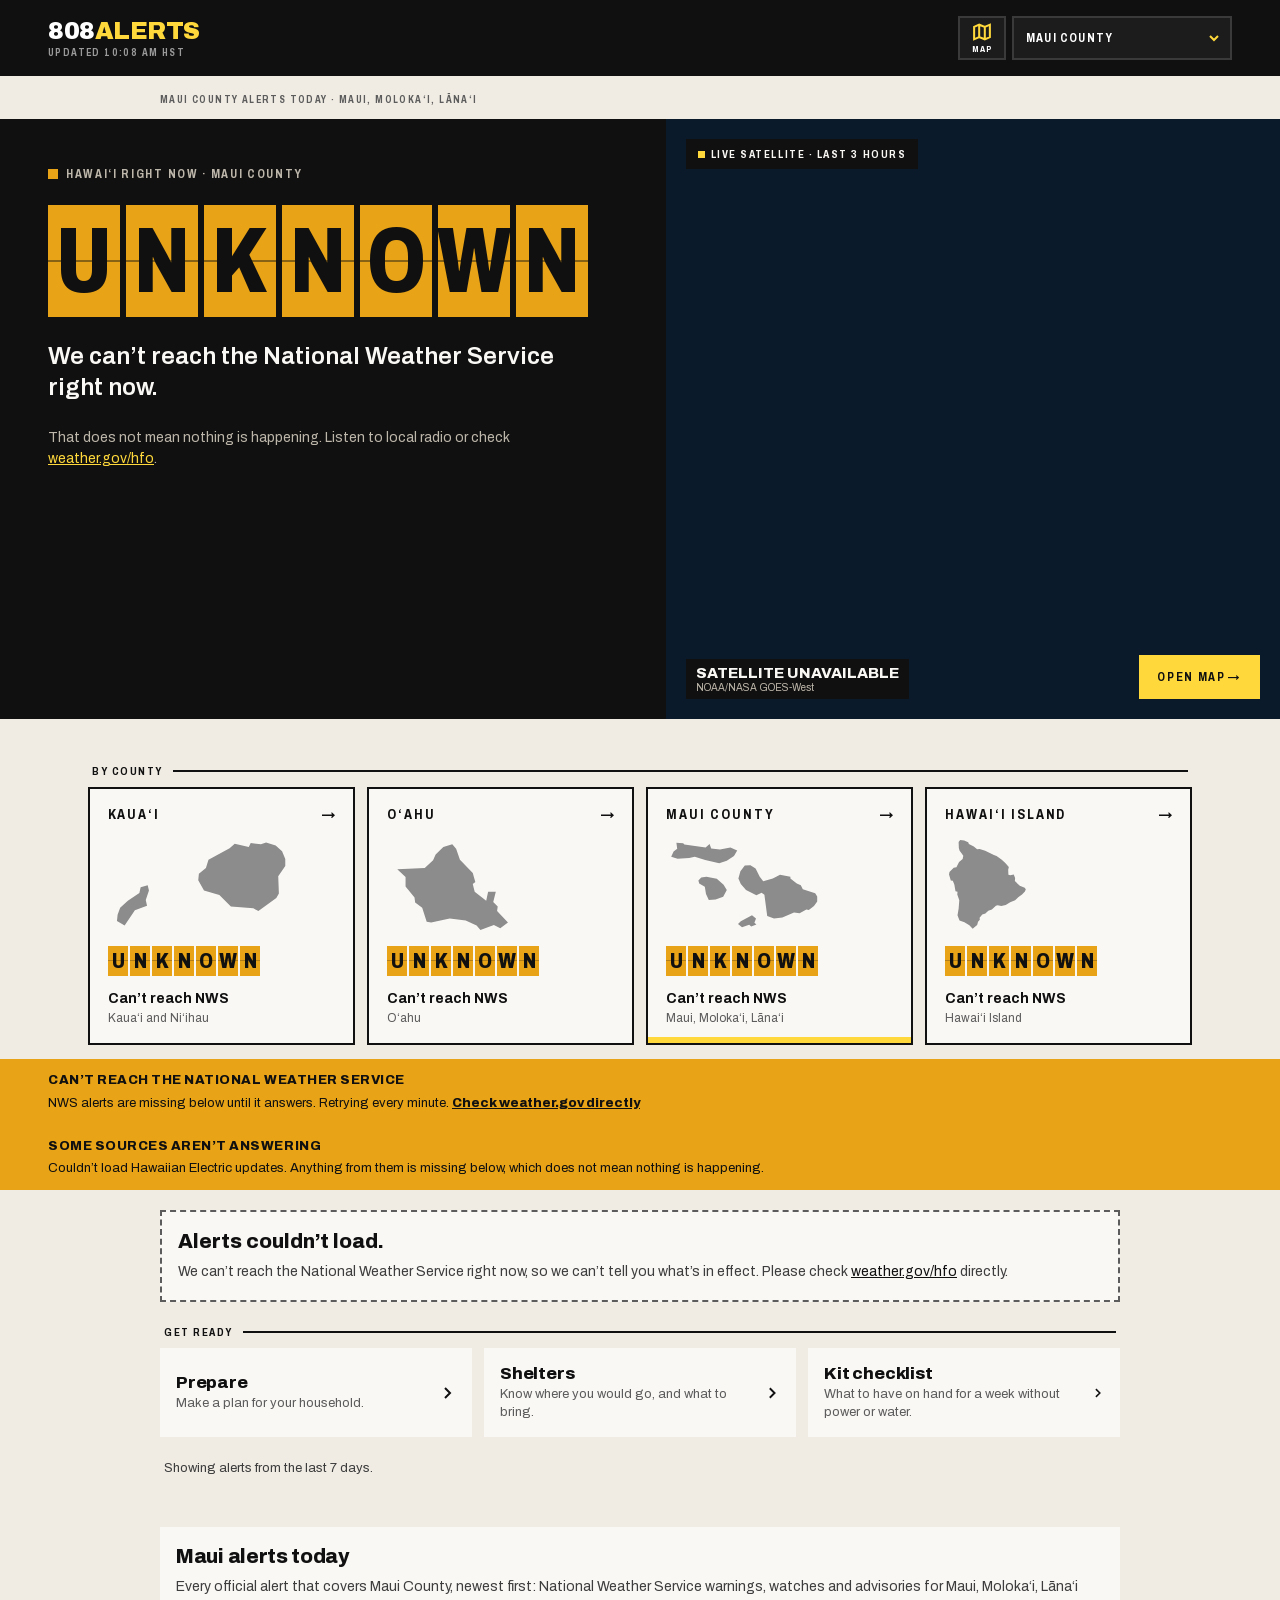
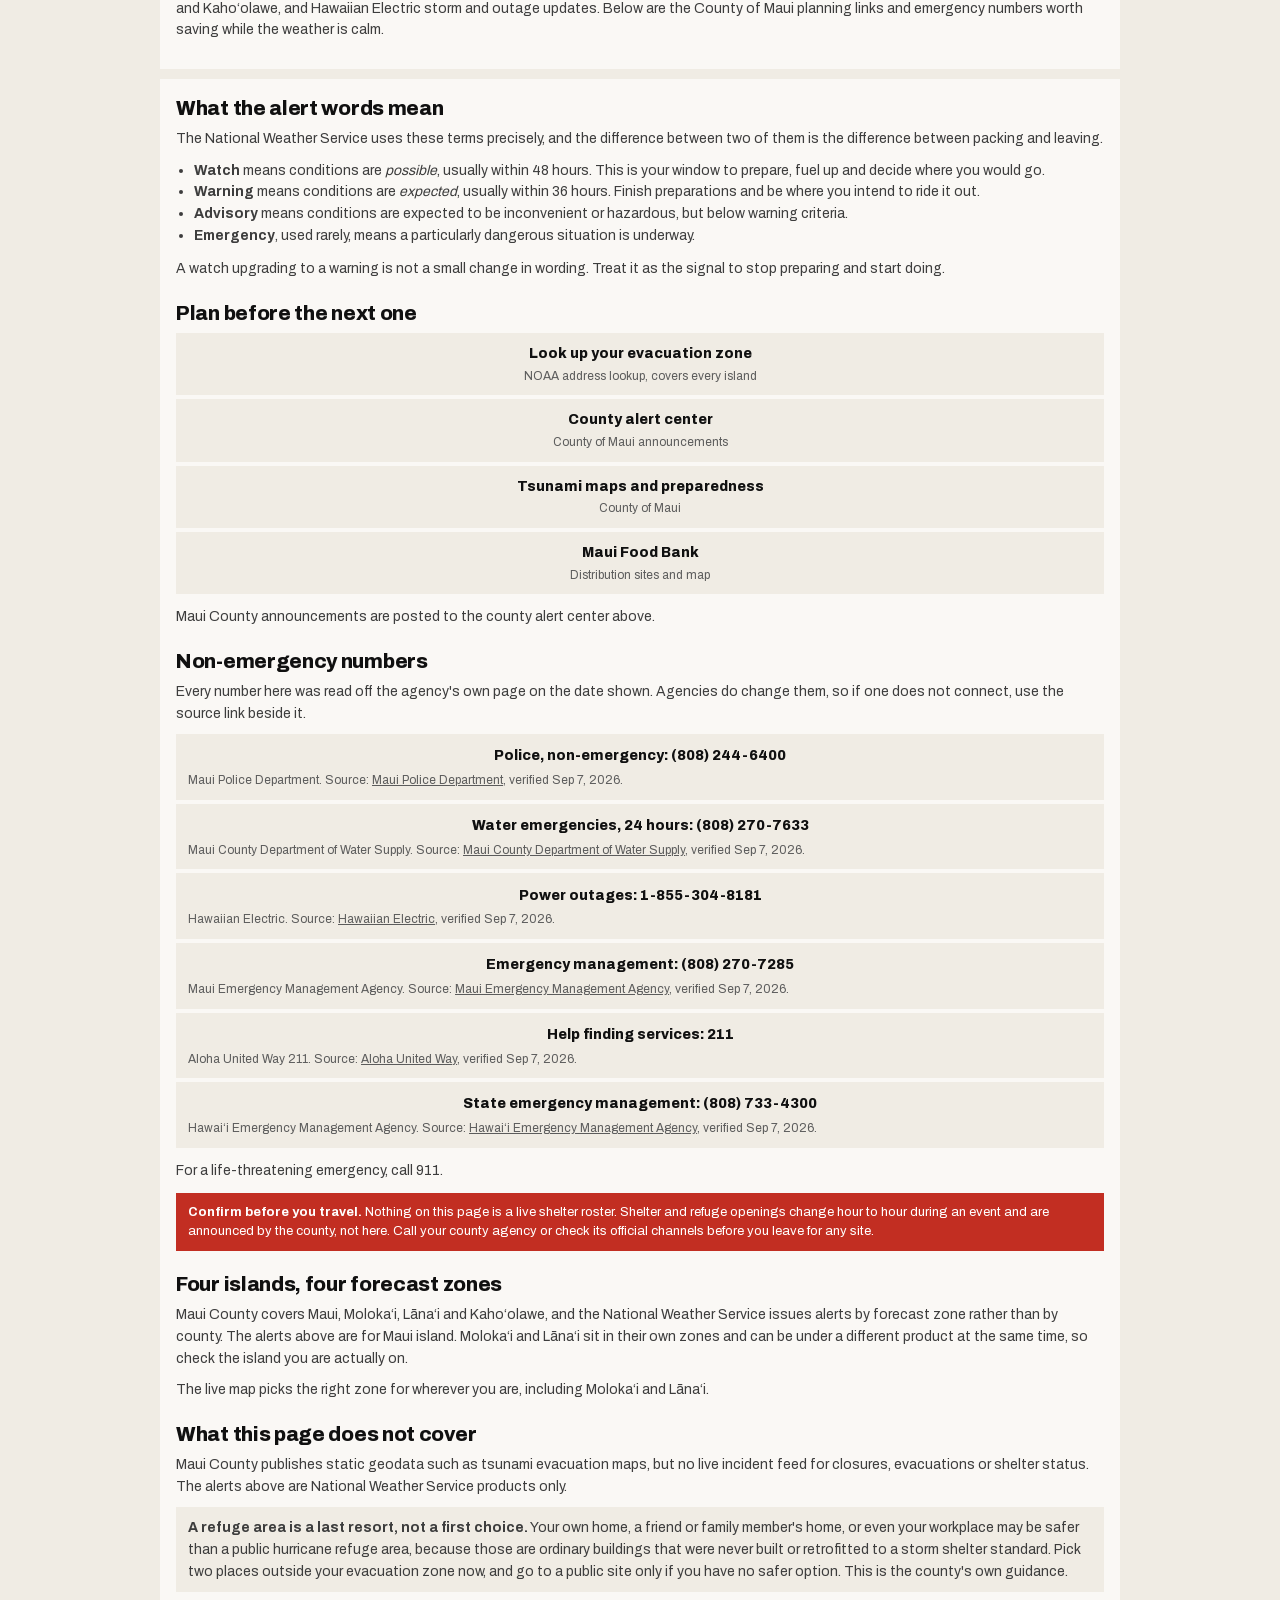
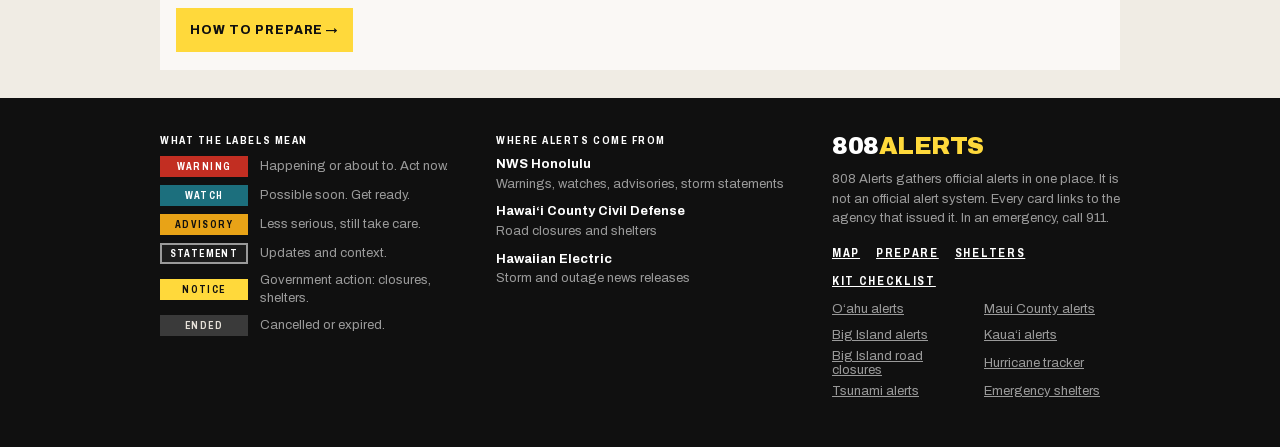
<file: maui-alerts/index.html>
<!doctype html>
<html lang="en" data-page="feed" data-island="MAUCO">
<head>
<meta charset="utf-8">
<meta name="viewport" content="width=device-width, initial-scale=1, viewport-fit=cover">
<title>Maui Alerts Today: Maui County, Molokaʻi &amp; Lānaʻi Warnings · 808 Alerts</title>
<meta name="description" content="Maui alerts today: live National Weather Service warnings and watches for Maui, Molokaʻi, Lānaʻi and Kahoʻolawe, Hawaiian Electric outage updates, evacuation maps and emergency numbers.">
<meta name="theme-color" content="#101010">
<link rel="canonical" href="https://808alerts.com/maui-alerts/">
<link rel="icon" type="image/png" href="[data-uri]">
<meta property="og:image" content="https://808alerts.com/og-image.png">
<meta property="og:type" content="website">
<meta property="og:site_name" content="808 Alerts">
<meta property="og:url" content="https://808alerts.com/maui-alerts/">
<meta property="og:title" content="Maui Alerts Today: Maui County, Molokaʻi &amp; Lānaʻi Warnings · 808 Alerts">
<meta property="og:description" content="Maui alerts today: live National Weather Service warnings and watches for Maui, Molokaʻi, Lānaʻi and Kahoʻolawe, Hawaiian Electric outage updates, evacuation maps and emergency numbers.">
<meta name="twitter:card" content="summary">
<meta name="twitter:title" content="Maui Alerts Today: Maui County, Molokaʻi &amp; Lānaʻi Warnings · 808 Alerts">
<meta name="twitter:description" content="Maui alerts today: live National Weather Service warnings and watches for Maui, Molokaʻi, Lānaʻi and Kahoʻolawe, Hawaiian Electric outage updates, evacuation maps and emergency numbers.">
<meta name="twitter:image" content="https://808alerts.com/og-image.png">
<script type="application/ld+json">
{"@context": "https://schema.org", "@type": "WebPage", "name": "Maui alerts today", "url": "https://808alerts.com/maui-alerts/", "description": "Maui alerts today: live National Weather Service warnings and watches for Maui, Molokaʻi, Lānaʻi and Kahoʻolawe, Hawaiian Electric outage updates, evacuation maps and emergency numbers.", "inLanguage": "en"}
</script>
<style>
@font-face{
  font-family:Archivo;
  font-style:normal;
  font-weight:400 900;
  font-stretch:77% 100%;
  font-display:swap;
  src:url([data-uri]) format("woff2");
}
:root{
  --ink:#101010;--ink2:#1c1c1c;--surface:#faf8f5;--surface2:#f0ece4;--line:#e6e1d9;
  --accent:#ffd93b;--warn:#c22e22;--advis:#e8a317;--watch:#1c6f7d;
  --muted:#9a9a9a;--muted3:#5c5c5c;--body:#3d3d3d;--land:#d6cfc2;--edge:#3a3a3a;
}
*{box-sizing:border-box}
html{-webkit-text-size-adjust:100%}
body{margin:0;background:var(--surface2);color:var(--ink);font-family:Archivo,system-ui,-apple-system,"Segoe UI",sans-serif;font-stretch:100%}
a{color:var(--ink)}
button,select{font:inherit;color:inherit;cursor:pointer}
:focus-visible{outline:2px solid var(--accent);outline-offset:2px}
.skip{position:absolute;left:8px;top:-100px;z-index:100;background:var(--accent);color:var(--ink);padding:10px 14px;font-size:14px;font-weight:800;text-decoration:none}
.skip:focus{top:8px}
#feedwrap:focus,#detail:focus{outline:none}
.sr{position:absolute;width:1px;height:1px;overflow:hidden;clip:rect(0 0 0 0);white-space:nowrap}
.n{font-stretch:77%;font-weight:700;letter-spacing:.14em}
[hidden]{display:none!important}

/* header */
.bar{background:var(--ink);padding:12px 16px;display:flex;align-items:center;justify-content:space-between;gap:12px;position:sticky;top:0;z-index:5}
.brand{display:flex;flex-direction:column;gap:5px;text-decoration:none}
.wm{font-weight:900;font-size:20px;letter-spacing:-.02em;line-height:1}
.wm b{color:#fff;font-weight:900}.wm i{color:var(--accent);font-style:normal}
.upd{font-size:10px;color:var(--muted);line-height:1}
.hr{display:flex;align-items:center;gap:6px}
.mapbtn{min-height:44px;min-width:48px;padding:0 10px;border:2px solid var(--edge);background:var(--ink2);color:#fff;text-decoration:none;display:flex;flex-direction:column;align-items:center;justify-content:center;gap:3px;font-size:9px;letter-spacing:.12em}
.mapbtn svg{color:var(--accent)}
.mapbtn:hover{border-color:var(--accent)}
.pick{position:relative}
.pick select{appearance:none;-webkit-appearance:none;min-height:44px;width:152px;padding:0 34px 0 12px;background:var(--ink2);color:#fff;border:2px solid var(--edge);border-radius:0;font-stretch:77%;font-weight:700;font-size:12px;letter-spacing:.1em}
.pick svg{position:absolute;right:12px;top:50%;margin-top:-6px;pointer-events:none}
.back{min-height:44px;display:flex;align-items:center;gap:8px;color:#fff;text-decoration:none;font-size:12px}
/* 320px reflow: the wordmark (124px), MAP (44px) and the island select must fit
   in 320 with no sideways scroll. 114px leaves room for HAWAIʻI ISLAND, the
   longest name, at 11px. */
@media (max-width:379px){
  .bar{padding:12px;gap:8px}
  .hr{gap:4px}
  .mapbtn{min-width:44px;padding:0 6px}
  .pick select{width:114px;padding:0 22px 0 8px;font-size:11px;letter-spacing:.05em}
  .pick svg{right:7px}
}

/* banners */
.banner{background:var(--advis);color:var(--ink);padding:12px 16px;display:flex;flex-direction:column;gap:4px;font-size:13px;line-height:1.45}
.banner strong{font-weight:800;letter-spacing:.04em}
.banner a{font-weight:800}

/* feed */
:where(#feed,#detail>main){padding:0 12px 28px;display:flex;flex-direction:column;gap:10px;max-width:960px;margin:0 auto}
.rule{display:flex;align-items:center;gap:10px;padding:14px 4px 0}
.rule span:first-child{font-size:11px;white-space:nowrap}
.rule span:last-child{flex-grow:1;height:2px;background:var(--ink);display:block}
.rule.red span:first-child{color:var(--warn)}.rule.red span:last-child{background:var(--warn)}
.group{display:flex;flex-direction:column;gap:10px}

.card{background:var(--surface);display:flex;flex-direction:column}
.card.ended{opacity:.62}
.card.ended h2{color:var(--muted3);text-decoration:line-through;text-decoration-thickness:2px}
.card.pin{outline:3px solid var(--warn);outline-offset:-3px}
.c-top{padding:12px 14px 0;display:flex;align-items:flex-start;justify-content:space-between;gap:12px}
.c-id{display:flex;flex-direction:column;gap:8px;min-width:0}
.c-ev{display:flex;flex-wrap:wrap;align-items:center;gap:8px}
.tag{padding:3px 7px;font-size:11px;border:2px solid transparent;line-height:1.1;display:inline-block}
.t-WARNING{background:var(--warn);color:#fff;border-color:var(--warn)}
.t-WATCH{background:var(--watch);color:#fff;border-color:var(--watch)}
.t-ADVISORY{background:var(--advis);color:var(--ink);border-color:var(--advis)}
.t-STATEMENT{background:var(--surface);color:var(--ink);border-color:var(--ink)}
.t-NOTICE{background:var(--ink);color:var(--accent);border-color:var(--ink)}
.t-ENDED{background:var(--line);color:var(--muted3);border-color:var(--line)}
.ev{font-weight:800;font-size:13px;text-transform:uppercase}
.when{font-size:12px;color:var(--muted3);display:flex;flex-wrap:wrap;align-items:center;gap:6px}
.when b{color:var(--ink);font-weight:800}
.stale{background:var(--advis);color:var(--ink);padding:2px 6px;font-size:10px;letter-spacing:.1em}
.loc{display:flex;flex-direction:column;align-items:flex-end;gap:4px;flex-shrink:0;width:100px;color:var(--ink);text-decoration:none}
.loc:hover svg{outline:2px solid var(--accent);outline-offset:2px}
.loc svg{display:block;width:96px;height:64px}
.loc span{font-size:9px;letter-spacing:.1em;line-height:1.2;text-align:right}
.c-body{padding:8px 14px 14px;display:flex;flex-direction:column;gap:8px}
.card h2{margin:0;font-weight:800;font-size:20px;line-height:1.15;letter-spacing:-.015em}
.card h2 a{color:inherit;text-decoration:none}
.card h2 a:hover{text-decoration:underline;text-decoration-thickness:2px}
.card p{margin:0;font-size:14px;line-height:1.5;color:var(--body)}
.area{font-size:12px;line-height:1.4;color:var(--muted3)}
.band{padding:9px 14px;font-size:13px;line-height:1.4}
.band b{font-weight:800}
.band.red{background:var(--warn);color:#fff}
.band.amb{background:var(--advis);color:var(--ink)}
.c-foot{border-top:2px solid var(--line);padding:10px 14px;display:flex;align-items:center;gap:10px}
.c-meta{display:flex;flex-direction:column;gap:2px;min-width:0}
.c-meta .ag{font-size:11px;letter-spacing:.12em}
.c-meta span{font-size:11px;color:var(--muted3)}
.c-meta .until{color:var(--ink);font-weight:700}
.src{margin-left:auto;min-height:40px;padding:0 12px;background:var(--accent);color:var(--ink);text-decoration:none;display:flex;align-items:center;gap:6px;font-weight:800;font-size:11px;letter-spacing:.08em;white-space:nowrap;border:0;border-radius:0}
.more{min-height:44px;margin-top:8px;background:transparent;border:2px solid var(--ink);border-radius:0;font-weight:800;font-size:12px;letter-spacing:.08em}
.note{padding:12px 4px 0;font-size:13px;line-height:1.5;color:var(--body)}

.empty{background:var(--surface);border:2px dashed var(--muted3);padding:18px 16px;display:flex;flex-direction:column;gap:8px;margin-top:12px}
.empty h2{margin:0;font-weight:800;font-size:20px;line-height:1.15}
.empty p{margin:0;font-size:14px;line-height:1.5;color:var(--body)}
.quiet{background:var(--surface);padding:22px 18px 20px;display:flex;flex-direction:column;gap:14px;margin-top:12px}
.quiet svg{width:100%;height:auto;max-width:420px}
.quiet .k{display:flex;align-items:center;gap:8px;color:var(--watch);font-size:11px}
.quiet .k i{width:10px;height:10px;background:var(--watch);display:block}
.quiet h2{margin:0;font-weight:800;font-size:30px;line-height:1.05;letter-spacing:-.03em}
.quiet p{margin:0;font-size:14px;line-height:1.5;color:var(--body)}
.loading{padding:40px 8px;font-size:14px;color:var(--muted3)}

.tiles{display:flex;flex-direction:column;gap:4px}
.tile{background:var(--surface);padding:16px;min-height:44px;display:flex;align-items:center;gap:12px;text-decoration:none;color:var(--ink)}
.tile span{display:flex;flex-direction:column;gap:3px;flex-grow:1}
.tile b{font-weight:800;font-size:17px;letter-spacing:-.01em}
.tile small{font-size:13px;color:var(--muted3);line-height:1.35}

/* detail */
.d-head{background:var(--surface);display:flex;flex-direction:column;margin-top:12px}
.d-in{padding:16px 16px 0;display:flex;flex-direction:column;gap:12px}
.d-head h1{margin:0;font-weight:800;font-size:28px;line-height:1.06;letter-spacing:-.03em}
.facts{display:grid;grid-template-columns:repeat(2,minmax(0,1fr));gap:10px 14px;font-size:13px;line-height:1.35}
.facts div{display:flex;flex-direction:column;gap:2px}
.facts span{font-size:10px;color:var(--muted3)}
.facts b{font-weight:800}
.d-head p{margin:0;font-size:15px;line-height:1.5;color:var(--body)}
.acts{padding:14px 16px 16px;display:grid;grid-template-columns:repeat(2,minmax(0,1fr));gap:6px}
.acts .src{margin:0;min-height:44px;justify-content:center;font-size:12px;grid-column:1/-1}
.mapl{min-height:44px;background:var(--surface);color:var(--ink);border:2px solid var(--ink);text-decoration:none;display:flex;align-items:center;justify-content:center;gap:8px;font-weight:800;font-size:12px;letter-spacing:.08em}
.share{min-height:44px;background:var(--ink);color:#fff;border:0;border-radius:0;display:flex;align-items:center;justify-content:center;gap:8px;font-weight:800;font-size:12px;letter-spacing:.08em}
.panel{background:var(--surface);padding:14px;display:flex;flex-direction:column;gap:14px}
.panel>p{margin:0;font-size:13px;line-height:1.45;color:var(--body)}
.zones{display:grid;grid-template-columns:repeat(2,minmax(0,1fr));gap:4px}
.zones button{min-height:52px;padding:8px 10px;border:2px solid var(--line);border-radius:0;background:var(--surface);text-align:left;display:flex;flex-direction:column;justify-content:center;gap:2px}
.zones button b{font-weight:800;font-size:12px;line-height:1.2}
.zones button span{font-size:9px;color:var(--muted3)}
.zones button[aria-pressed=true]{background:var(--ink);color:#fff;border-color:var(--ink)}
.zones button[aria-pressed=true] span{color:var(--accent)}
.threats{display:flex;flex-direction:column;border-top:2px solid var(--ink)}
.threats .zt{padding:12px 0 4px;display:flex;flex-direction:column;gap:2px}
.threats .zt b{font-weight:800;font-size:18px}
.threats .zt span{font-size:12px;color:var(--muted3)}
.thr{padding:12px 0;border-bottom:2px solid var(--line);display:flex;flex-direction:column;gap:6px}
.thr .h{display:flex;align-items:center;gap:10px}
.thr .h span:first-child{font-size:11px;flex-grow:1}
.bars{display:flex;gap:3px}
.bars i{width:18px;height:8px;display:block;background:var(--line)}
.bars i.on{background:var(--ink)}
.thr b{font-weight:800;font-size:15px}
.thr small{font-size:13px;line-height:1.4;color:var(--body)}
.fine{margin:0;font-size:12px;line-height:1.45;color:var(--muted3)}
.rows{background:var(--surface);padding:4px 14px;display:flex;flex-direction:column}
.rows div{padding:12px 0;border-bottom:2px solid var(--line);display:grid;grid-template-columns:76px minmax(0,1fr);gap:10px;font-size:14px;line-height:1.45}
.rows div:last-child{border-bottom:0}
.rows div>span:first-child{font-weight:800}
.rows .n{font-size:11px;padding-top:2px;font-weight:700}
.full{background:var(--surface);padding:0 14px}
.full summary{min-height:44px;display:flex;align-items:center;font-weight:800;font-size:12px;letter-spacing:.08em;cursor:pointer}
.full pre{white-space:pre-wrap;font-family:inherit;font-size:13px;line-height:1.5;color:var(--body);margin:0 0 14px}
.rel{background:var(--surface);padding:12px 14px;display:flex;flex-direction:column;gap:5px;text-decoration:none;color:var(--ink)}
.rel .h{display:flex;align-items:center;gap:8px}
.rel .h .tag{font-size:10px;padding:2px 6px}
.rel .h time{margin-left:auto;font-size:12px;color:var(--muted3)}
.rel b{font-size:14px;font-weight:700;line-height:1.3}

/* footer */
footer.site{background:var(--ink);color:var(--muted);padding:24px 20px 32px}
.f-in{max-width:960px;margin:0 auto;display:flex;flex-direction:column;gap:28px}
.f-in h3{margin:0 0 10px;font-size:11px;color:#fff;font-weight:700}
.legend{display:grid;grid-template-columns:88px minmax(0,1fr);gap:8px 12px;align-items:center;font-size:13px;line-height:1.35}
.legend .tag{font-size:10px;text-align:center}
.legend .t-STATEMENT{background:var(--ink2);color:#fff;border-color:var(--muted)}
.legend .t-NOTICE{background:var(--accent);color:var(--ink);border-color:var(--accent)}
.legend .t-ENDED{background:var(--edge);color:var(--line);border-color:var(--edge)}
.srcs{display:flex;flex-direction:column;gap:10px;font-size:13px;line-height:1.35}
.srcs div{display:flex;flex-direction:column;gap:2px}
.srcs b{color:#fff;font-weight:700}
.about p{margin:12px 0;font-size:13px;line-height:1.5}
.links{display:flex;flex-wrap:wrap;gap:4px 16px;font-size:12px}
.links a{color:#fff;display:inline-flex;align-items:center;min-height:24px}
.more-l{display:grid;grid-template-columns:repeat(2,minmax(0,1fr));gap:2px 16px;font-size:13px;margin-top:4px}
.more-l a{color:var(--muted);display:inline-flex;align-items:center;min-height:24px}
.more-l a:hover{color:#fff}

@media (min-width:900px){
  .bar{padding:16px 48px}
  .wm{font-size:24px}
  .pick select{width:220px}
  :where(#feed,#detail>main){padding:8px 0 40px;width:100%;max-width:960px}
  .card{display:grid;grid-template-columns:124px minmax(0,1fr) 156px;grid-auto-rows:auto}
  .card .c-top{display:contents}
  .card .c-id{grid-column:1;grid-row:1/span 6;padding:18px 16px;border-right:2px solid var(--line);gap:10px}
  .card .c-ev{flex-direction:column;align-items:flex-start;order:2;gap:6px}
  .card .when{order:1;flex-direction:column;align-items:flex-start;gap:4px}
  .card .when b{font-size:20px;letter-spacing:-.01em;line-height:1;display:block;margin-bottom:4px}
  .card .when .dot{display:none}
  .card .loc{grid-column:3;grid-row:1/span 6;width:auto;padding:18px 16px;border-left:2px solid var(--line);align-items:center}
  .card .loc svg{width:132px;height:88px}
  .card .loc span{text-align:center;font-size:10px}
  .card .c-body,.card .band,.card .c-foot{grid-column:2}
  .card .c-foot{align-self:end}
  .card h2{font-size:24px}
  .card p{font-size:15px;line-height:1.55}
  .c-body{padding:18px 22px 16px;gap:10px}
  .band{padding:10px 22px}
  .c-foot{margin-top:auto;padding:10px 22px}
  .tiles{display:grid;grid-template-columns:repeat(3,minmax(0,1fr));gap:12px}
  .zones{grid-template-columns:repeat(4,minmax(0,1fr))}
  .detail #detail>main{width:720px}
  .f-in{display:grid;grid-template-columns:repeat(3,minmax(0,1fr));gap:48px}
  footer.site{padding:36px 48px 44px}
  .banner{padding:12px 48px}
}

/* SEO pass, 2026-09-24: page heading, about block, island guides, road closures */
.kick{max-width:960px;margin:0 auto;padding:14px 16px 12px;font-size:10px;color:var(--muted3);font-weight:700}
.morel{font-size:13px;font-weight:700;color:var(--ink)}
.aboutfeed{max-width:960px;margin:8px auto 0;padding:0 12px}
.aboutfeed>div,.guide{background:var(--surface);padding:18px 16px}
.aboutfeed h2,.guide h2{margin:0 0 8px;font-weight:800;font-size:20px;letter-spacing:-.015em;line-height:1.15}
.aboutfeed p,.guide p{margin:0 0 10px;font-size:14px;line-height:1.55;color:var(--body)}
.aboutfeed p b{color:var(--ink)}
#now p{background:var(--surface2);padding:10px 12px;margin:12px 0 0}
.guide{max-width:960px;margin:10px auto 0;padding:18px 16px}
.guidewrap{max-width:960px;margin:0 auto;padding:0 12px 28px}
.guide h2{margin-top:22px}
.guide h2:first-child{margin-top:0}
.guide ul{margin:0 0 12px;padding-left:18px;font-size:14px;line-height:1.55;color:var(--body)}
.guide ul.links{list-style:none;padding:0;display:flex;flex-direction:column;gap:4px}
.guide ul.links li{background:var(--surface2);padding:10px 12px}
.guide ul.links a{font-weight:800;color:var(--ink);text-decoration:none;display:flex;flex-direction:column;justify-content:center;gap:2px;min-height:24px}
.guide ul.links a:hover{text-decoration:underline}
.guide .p{font-weight:400;font-size:12px;color:var(--muted3)}
.guide .meta{display:block;font-size:12px;color:var(--muted3);margin-top:3px}
.guide ul.links .meta a{display:inline;font-weight:400;color:var(--muted3);text-decoration:underline}
.guide .warnbox{background:var(--warn);color:#fff;padding:10px 12px;font-size:13px;line-height:1.45;margin:12px 0}
.guide .note{background:var(--surface2);padding:10px 12px}
.guide .cta{display:inline-flex;align-items:center;min-height:44px;padding:0 14px;background:var(--accent);color:var(--ink);font-weight:800;font-size:12px;letter-spacing:.08em;text-decoration:none;margin-top:6px}
.page{padding:12px 12px 28px}
.page>h1{margin:14px 4px 6px;font-weight:800;font-size:30px;line-height:1.05;letter-spacing:-.03em}
.page>.lead{margin:0 4px 14px;font-size:15px;line-height:1.5;color:var(--body)}
.count{margin:0 4px 10px;font-size:13px;color:var(--body)}
.roads{display:flex;flex-direction:column;gap:6px}
.road{background:var(--surface);padding:14px;display:flex;flex-direction:column;gap:6px}
.road.new{outline:2px solid var(--ink);outline-offset:-2px}
.r-h{display:flex;flex-wrap:wrap;align-items:center;gap:6px}
.r-h .dist{font-size:10px;color:var(--muted3);margin-left:4px}
.road h2{margin:0;font-weight:800;font-size:18px;line-height:1.2;display:flex;flex-direction:column;gap:2px}
.road h2 span{font-weight:600;font-size:14px;color:var(--body)}
.road p{margin:0;font-size:14px;line-height:1.45;color:var(--body)}
.road .alt{font-size:13px;color:var(--muted3)}
.road .since{font-size:12px;color:var(--muted3)}
@media (min-width:900px){
  .kick{padding:18px 0 14px}
  .aboutfeed,.guidewrap{padding-left:0;padding-right:0}
  .page{width:100%;max-width:960px;margin:0 auto;padding:12px 0 40px}
  .page>h1{font-size:40px}
  .roads{display:grid;grid-template-columns:repeat(2,minmax(0,1fr));gap:10px}
}
.road .onmap{font-size:13px;font-weight:700;color:var(--ink)}

/* Hero, 2026-11-02: split-flap status word, NWS wind-window countdown,
   GOES-West satellite loop, county board. Design: docs/hero-design/. */
.hero{background:var(--ink);color:var(--surface)}
.h-st{padding:24px 16px 28px}
.h-in{container-type:inline-size;display:flex;flex-direction:column;gap:16px;max-width:680px}
.h-k{display:flex;align-items:center;gap:8px;font-size:11px;color:#bdb6aa}
.h-k i{width:10px;height:10px;display:block;background:#5c5c5c}
.hw{margin:0}
.flaps{display:grid;grid-template-columns:repeat(var(--n),minmax(0,72px));gap:4px}
.fl{position:relative;display:flex;align-items:center;justify-content:center;font-weight:800;font-stretch:77%;line-height:1;background:#2b2b2b;color:var(--surface)}
.fl::after{content:"";position:absolute;left:0;right:0;top:50%;height:2px;margin-top:-1px;background:var(--ink);opacity:.45}
.flaps .gap{display:block}
.hw .fl{aspect-ratio:72/112;font-size:min(92px,calc((100cqw - (var(--n) - 1) * 4px) / var(--n) * 1.25))}
.lv-WARNING .fl,.h-k i.lv-WARNING{background:var(--warn);color:#fff}
.lv-WATCH .fl,.h-k i.lv-WATCH{background:var(--watch);color:#fff}
.lv-ADVISORY .fl,.lv-UNKNOWN .fl,.h-k i.lv-ADVISORY,.h-k i.lv-UNKNOWN{background:var(--advis);color:var(--ink)}
.lv-STATEMENT .fl,.h-k i.lv-STATEMENT{background:var(--surface);color:var(--ink)}
.h-k i.lv-QUIET{background:var(--surface)}
.lv-CHECKING .fl{color:var(--muted)}
.h-sum{margin:0;font-size:19px;line-height:1.3;font-weight:600}
.h-chk{margin:0;font-size:13px;line-height:1.5;color:#bdb6aa}
.h-chk a{color:var(--accent)}
.h-cd{border-top:2px solid #333;padding-top:18px;display:flex;flex-direction:column;gap:12px}
.h-cdl{font-size:11px;line-height:1.4;color:var(--accent)}
.h-cdn{display:flex;align-items:flex-end;gap:8px}
.cdf{grid-template-columns:repeat(var(--n),40px);gap:3px}
.cdf .fl{height:56px;font-size:46px;background:var(--accent);color:var(--ink)}
.cdf .fl::after{opacity:.3}
.h-cdn .u{font-size:14px;padding-bottom:4px}
.h-cdnote{margin:0;font-size:12px;line-height:1.5;color:#bdb6aa}
.h-ready{display:flex;flex-wrap:wrap;gap:8px}
.h-ready a{min-height:44px;padding:0 16px;display:inline-flex;align-items:center;border:2px solid var(--accent);color:var(--accent);text-decoration:none;font-size:12px}
.h-ready a.pri,.h-btns .pri{background:var(--accent);color:var(--ink)}
.h-sat{margin:0;position:relative;height:260px;background:#0b1a2a;overflow:hidden}
.frames img{position:absolute;top:0;left:0;width:100%;height:100%;object-fit:cover;opacity:0;transition:opacity .6s linear}
.frames img.on{opacity:1}
.h-chip{position:absolute;top:12px;left:12px;background:var(--ink);color:var(--surface);padding:7px 10px;font-size:10px;display:flex;gap:6px;align-items:center}
.h-chip i{width:7px;height:7px;background:var(--accent);display:block}
.h-bar{position:absolute;left:12px;right:12px;bottom:12px;display:flex;justify-content:space-between;align-items:flex-end;gap:8px}
.h-time{background:var(--ink);padding:6px 10px;display:flex;flex-direction:column;gap:1px;min-width:0}
.h-time b{font-size:13px;font-weight:800}
.h-time span{font-size:10px;color:#bdb6aa}
.h-btns{display:flex;gap:6px;flex-shrink:0}
.h-btns button,.h-btns a{min-height:44px;padding:0 12px;display:inline-flex;align-items:center;background:var(--ink);color:var(--accent);border:2px solid var(--accent);border-radius:0;text-decoration:none;font-size:11px}
.h-btns a.pri{display:none}
.cty{max-width:1200px;margin:0 auto;padding:4px 12px 0}
.cty+#banners{margin-top:14px}
.cty-g{display:flex;flex-direction:column;gap:6px;margin-top:10px}
.ct{background:var(--surface);border:2px solid var(--ink);text-decoration:none;color:var(--ink);display:grid;grid-template-columns:72px minmax(0,1fr);grid-template-areas:"svg h" "svg mf" "svg d";column-gap:12px;row-gap:6px;padding:12px}
.ct:hover,.ct.cur{box-shadow:inset 0 -6px 0 var(--accent)}
.ct-h{grid-area:h;display:flex;justify-content:space-between;gap:8px;font-size:12px;font-weight:800}
.ct svg{grid-area:svg;width:72px;height:56px;align-self:center}
.mf{grid-area:mf}
.mf .flaps{grid-template-columns:repeat(var(--n),17px);gap:2px}
.mf .fl{height:26px;font-size:19px}
.mf .fl::after{height:1px;opacity:.25}
.mf.lv-NONE .fl,.mf.lv-CHECKING .fl{background:var(--line);color:var(--ink)}
.ct-d{grid-area:d;display:flex;flex-direction:column;gap:2px}
.ct-d b{font-size:14px;line-height:1.35;font-weight:700}
.ct-d span{font-size:12px;color:var(--muted3)}
@media (prefers-reduced-motion:reduce){.frames img{transition:none}}
@media (min-width:900px){
  .hero{display:grid;grid-template-columns:minmax(0,52fr) minmax(0,48fr);min-height:600px}
  .h-st{padding:48px 56px 48px 48px}
  .h-in{gap:24px}
  .flaps{gap:6px}
  .hw .fl{font-size:min(92px,calc((100cqw - (var(--n) - 1) * 6px) / var(--n) * 1.25))}
  .h-k{font-size:12px}
  .h-sum{font-size:24px}
  .h-chk{font-size:14px}
  .h-cdl{font-size:12px}
  .cdf{grid-template-columns:repeat(var(--n),52px);gap:4px}
  .cdf .fl{height:72px;font-size:60px}
  .h-cdn .u{font-size:16px;padding-bottom:6px}
  .h-cdnote{font-size:13px}
  .h-sat{height:auto;min-height:600px}
  .h-chip{top:20px;left:20px;font-size:11px;padding:9px 12px}
  .h-bar{left:20px;right:20px;bottom:20px}
  .h-time b{font-size:15px}
  .h-btns button,.h-btns a{padding:0 16px;font-size:12px}
  .h-btns a.pri{display:inline-flex}
  .cty{padding:32px 48px 0}
  .cty-g{display:grid;grid-template-columns:repeat(4,minmax(0,1fr));gap:12px}
  .ct{grid-template-columns:minmax(0,1fr);grid-template-areas:"h" "svg" "mf" "d";row-gap:14px;padding:18px}
  .ct-h{font-size:14px}
  .ct svg{width:100%;height:96px}
  .mf .flaps{grid-template-columns:repeat(var(--n),20px)}
  .mf .fl{height:30px;font-size:22px}
}
.threats .zt span a{color:var(--muted3)}
/* 900 to 984px: the 960px column needs a gutter, or it sits on the screen edge */
@media (min-width:900px) and (max-width:984px){:where(#feed,#detail>main),.page,.kick,.aboutfeed,.guidewrap{padding-left:12px;padding-right:12px}}

</style>
</head>
<body>
<a class="skip n" id="skip" href="#feedwrap">Skip to alerts</a>
<header class="bar">
<a class="brand" href="/" aria-label="808 Alerts home">
<span class="wm"><b>808</b><i>ALERTS</i></span>
<span class="upd n" id="upd">CHECKING…</span>
</a>
<a class="back n" id="back" href="/" hidden><svg width="14" height="14" viewBox="0 0 16 16" fill="none" stroke="#ffd93b" stroke-width="2" aria-hidden="true"><path d="M10 3L5 8l5 5"/></svg>ALL ALERTS</a>
<div class="hr">
<a class="mapbtn n" id="mapbtn" href="/map/" aria-label="Open the map"><svg width="18" height="18" viewBox="0 0 16 16" fill="none" stroke="currentColor" stroke-width="1.8" aria-hidden="true"><path d="M1 3.5l4.5-2 5 2 4.5-2v11l-4.5 2-5-2-4.5 2z M5.5 1.5v11 M10.5 3.5v11"/></svg>MAP</a>
<div class="pick" id="pick">
<label class="sr" for="island">Show alerts for</label>
<select id="island">
<option value="ALL">ALL ISLANDS</option>
<option value="KAU">KAUAʻI</option>
<option value="OAH">OʻAHU</option>
<option value="MAUCO">MAUI COUNTY</option>
<option value="HAW">HAWAIʻI ISLAND</option>
</select>
<svg width="12" height="12" viewBox="0 0 12 12" fill="none" stroke="#ffd93b" stroke-width="2" aria-hidden="true"><path d="M2 4l4 4 4-4"/></svg>
</div>
</div>
</header>
<main id="feedwrap" tabindex="-1">
<h1 class="kick n">MAUI COUNTY ALERTS TODAY · MAUI, MOLOKAʻI, LĀNAʻI</h1>
<section class="hero" id="hero">
<div class="h-st"><div class="h-in" id="hstatus"><!--SSR:HERO--><div class="h-k n"><i class="lv-CHECKING"></i>HAWAIʻI RIGHT NOW</div><p class="hw lv-CHECKING"><span class="sr">Checking alerts.</span><span class="flaps" aria-hidden="true" style="--n:8"><b class="fl">C</b><b class="fl">H</b><b class="fl">E</b><b class="fl">C</b><b class="fl">K</b><b class="fl">I</b><b class="fl">N</b><b class="fl">G</b></span></p><p class="h-sum">Checking the National Weather Service…</p><!--/SSR:HERO--></div></div>
<figure class="h-sat" id="hsat">
<div class="frames" id="frames"></div>
<div class="h-chip n"><i></i>LIVE SATELLITE · LAST 3 HOURS</div>
<div class="h-bar"><div class="h-time"><b id="stime">LOADING…</b><span>NOAA/NASA GOES-West</span></div>
<div class="h-btns"><button type="button" class="n" id="sloop" hidden>PAUSE LOOP</button><a class="n pri" id="smap" href="/map/">OPEN MAP →</a></div></div>
<figcaption class="sr">Satellite imagery of the Hawaiian Islands from the GOES-West weather satellite over the last three hours, playing as a loop.</figcaption>
</figure>
</section>
<section class="cty" id="counties"><!--SSR:COUNTIES--><!--/SSR:COUNTIES--></section>
<div id="banners"><!--SSR:BANNERS--><!--/SSR:BANNERS--></div>
<div id="feed"><noscript><div class="empty"><h2>808 Alerts needs JavaScript to keep alerts current.</h2><p>Go straight to the sources: <a href="https://www.weather.gov/hfo/">NWS Honolulu</a>, <a href="https://dod.hawaii.gov/hiema/">HI-EMA</a>, and your county emergency agency.</p></div></noscript><!--SSR:FEED--><div class="loading">Loading alerts…</div><!--/SSR:FEED--></div>
<section class="aboutfeed"><div><h2>Maui alerts today</h2><p>Every official alert that covers Maui County, newest first: National Weather Service warnings, watches and advisories for Maui, Molokaʻi, Lānaʻi and Kahoʻolawe, and Hawaiian Electric storm and outage updates. Below are the County of Maui planning links and emergency numbers worth saving while the weather is calm.</p><div id="now"><!--SSR:NOW--><!--/SSR:NOW--></div></div></section>
<div class="guidewrap"><section class="guide">
<h2>What the alert words mean</h2>
  <p>The National Weather Service uses these terms precisely, and the difference between
    two of them is the difference between packing and leaving.</p>
  <ul class="plain">
    <li><b>Watch</b> means conditions are <i>possible</i>, usually within 48 hours. This is
      your window to prepare, fuel up and decide where you would go.</li>
    <li><b>Warning</b> means conditions are <i>expected</i>, usually within 36 hours. Finish
      preparations and be where you intend to ride it out.</li>
    <li><b>Advisory</b> means conditions are expected to be inconvenient or hazardous, but
      below warning criteria.</li>
    <li><b>Emergency</b>, used rarely, means a particularly dangerous situation is underway.</li>
  </ul>
  <p>A watch upgrading to a warning is not a small change in wording. Treat it as the
    signal to stop preparing and start doing.</p>
  <h2>Plan before the next one</h2>
  <ul class="links">
    <li><a href="https://tsunami.coast.noaa.gov/" target="_blank" rel="noopener">Look up your evacuation zone<span class="p">NOAA address lookup, covers every island</span></a></li>
    <li><a href="https://www.mauicounty.gov/CivicAlerts.aspx" target="_blank" rel="noopener">County alert center<span class="p">County of Maui announcements</span></a></li>
    <li><a href="https://www.mauicounty.gov/261/Tsunami-Awareness-and-Preparedness" target="_blank" rel="noopener">Tsunami maps and preparedness<span class="p">County of Maui</span></a></li>
    <li><a href="https://mauifoodbank.org/food-distribution-sites/" target="_blank" rel="noopener">Maui Food Bank<span class="p">Distribution sites and map</span></a></li>
  </ul>
  <p>Maui County announcements are posted to the county alert center above.</p>

  <h2>Non-emergency numbers</h2>
  <p>Every number here was read off the agency's own page on the date shown. Agencies do change them, so if one does not connect, use the source link beside it.</p>
  <ul class="links">
    <li><a class="tel-row" href="tel:8082446400">Police, non-emergency: (808) 244-6400</a>
      <span class="meta">Maui Police Department. Source: <a href="https://www.mauipolice.com/" target="_blank" rel="noopener">Maui Police Department</a>, verified Sep 7, 2026.</span></li>
    <li><a class="tel-row" href="tel:8082707633">Water emergencies, 24 hours: (808) 270-7633</a>
      <span class="meta">Maui County Department of Water Supply. Source: <a href="https://www.mauicounty.gov/2036/DWS-Contact-Information" target="_blank" rel="noopener">Maui County Department of Water Supply</a>, verified Sep 7, 2026.</span></li>
    <li><a class="tel-row" href="tel:18553048181">Power outages: 1-855-304-8181</a>
      <span class="meta">Hawaiian Electric. Source: <a href="https://www.hawaiianelectric.com/safety-and-outages/power-outages" target="_blank" rel="noopener">Hawaiian Electric</a>, verified Sep 7, 2026.</span></li>
    <li><a class="tel-row" href="tel:8082707285">Emergency management: (808) 270-7285</a>
      <span class="meta">Maui Emergency Management Agency. Source: <a href="https://www.mauicounty.gov/2921/Emergency-Management-Agency" target="_blank" rel="noopener">Maui Emergency Management Agency</a>, verified Sep 7, 2026.</span></li>
    <li><a class="tel-row" href="tel:211">Help finding services: 211</a>
      <span class="meta">Aloha United Way 211. Source: <a href="https://www.auw.org/auw-211" target="_blank" rel="noopener">Aloha United Way</a>, verified Sep 7, 2026.</span></li>
    <li><a class="tel-row" href="tel:8087334300">State emergency management: (808) 733-4300</a>
      <span class="meta">Hawaiʻi Emergency Management Agency. Source: <a href="https://dod.hawaii.gov/hiema/contact-us/" target="_blank" rel="noopener">Hawaiʻi Emergency Management Agency</a>, verified Sep 7, 2026.</span></li>
  </ul>
  <p>For a life-threatening emergency, call 911.</p>
  <div class="warnbox"><b>Confirm before you travel.</b> Nothing on this page is a live shelter roster. Shelter and refuge openings change hour to hour during an event and are announced by the county, not here. Call your county agency or check its official channels before you leave for any site.</div>
  <h2>Four islands, four forecast zones</h2>
  <p>Maui County covers Maui, Molokaʻi, Lānaʻi and Kahoʻolawe, and the National Weather Service issues alerts by forecast zone rather than by county. The alerts above are for Maui island. Molokaʻi and Lānaʻi sit in their own zones and can be under a different product at the same time, so check the island you are actually on.</p>
  <p>The live map picks the right zone for wherever you are, including Molokaʻi and Lānaʻi.</p>
  <h2>What this page does not cover</h2>
  <p>Maui County publishes static geodata such as tsunami evacuation maps, but no live incident feed for closures, evacuations or shelter status. The alerts above are National Weather Service products only.</p>
  <p class="note"><b>A refuge area is a last resort, not a first choice.</b> Your own home, a friend or family member's home, or even your workplace may be safer than a public hurricane refuge area, because those are ordinary buildings that were never built or retrofitted to a storm shelter standard. Pick two places outside your evacuation zone now, and go to a public site only if you have no safer option. This is the county's own guidance.</p>
  <a class="cta" href="/hurricane-preparation-hawaii/">HOW TO PREPARE &#8594;</a>
</section></div>
</main>
<div id="detail" tabindex="-1" hidden></div>
<div class="sr" id="say-polite" role="status" aria-live="polite" aria-atomic="true"></div>
<div class="sr" id="say-now" aria-live="assertive" aria-atomic="true"></div>
<footer class="site">
<div class="f-in">
<div>
<h3 class="n">WHAT THE LABELS MEAN</h3>
<div class="legend">
<span class="tag n t-WARNING">WARNING</span><span>Happening or about to. Act now.</span>
<span class="tag n t-WATCH">WATCH</span><span>Possible soon. Get ready.</span>
<span class="tag n t-ADVISORY">ADVISORY</span><span>Less serious, still take care.</span>
<span class="tag n t-STATEMENT">STATEMENT</span><span>Updates and context.</span>
<span class="tag n t-NOTICE">NOTICE</span><span>Government action: closures, shelters.</span>
<span class="tag n t-ENDED">ENDED</span><span>Cancelled or expired.</span>
</div>
</div>
<div>
<h3 class="n">WHERE ALERTS COME FROM</h3>
<div class="srcs">
<div><b>NWS Honolulu</b><span>Warnings, watches, advisories, storm statements</span></div>
<div><b>Hawaiʻi County Civil Defense</b><span>Road closures and shelters</span></div>
<div><b>Hawaiian Electric</b><span>Storm and outage news releases</span></div>
</div>
</div>
<div class="about">
<span class="wm"><b>808</b><i>ALERTS</i></span>
<p>808 Alerts gathers official alerts in one place. It is not an official alert system. Every card links to the agency that issued it. In an emergency, call 911.</p>
<div class="links n"><a href="/map/">MAP</a><a href="/hurricane-preparation-hawaii/">PREPARE</a><a href="/emergency-shelters-hawaii/">SHELTERS</a><a href="/hurricane-kit-checklist/">KIT CHECKLIST</a></div>
<nav class="more-l" aria-label="More from 808 Alerts"><a href="/oahu-alerts/">Oʻahu alerts</a><a href="/maui-alerts/">Maui County alerts</a><a href="/hawaii-island-alerts/">Big Island alerts</a><a href="/kauai-alerts/">Kauaʻi alerts</a><a href="/big-island-road-closures/">Big Island road closures</a><a href="/hurricane-tracker-hawaii/">Hurricane tracker</a><a href="/hawaii-tsunami-alerts/">Tsunami alerts</a><a href="/emergency-shelters-hawaii/">Emergency shelters</a></nav>
</div>
</div>
</footer>
<script>
(function () {
'use strict';

/* ---------- constants ---------- */
var TZ = 'Pacific/Honolulu';
var NWS_BASE = 'https://api.weather.gov';
var NWS_PAGE = 'https://www.weather.gov/hfo/';
var WORKER = 'https://808alerts-api.shauna-coy.workers.dev';
var HCCDA = 'https://services1.arcgis.com/C2LPusZs5OXNGFDn/arcgis/rest/services';
var HCCDA_DASH = 'https://www.arcgis.com/apps/dashboards/5865229bcba74020992b372ef18b6f17';
var HCCDA_PAGE = 'https://www.hawaiicounty.gov/departments/civil-defense';
/* The county's public Hazard Impact Map (the web map behind the dashboard above),
   opened in ArcGIS Map Viewer at a given spot: the closest official view of one
   closure or shelter, since the county publishes no page per item. */
var HCCDA_WEBMAP = '5a3b24e3f64c4ababdeecfadb9bdb9f8';
function countyMapAt(lon, lat, level) {
  return 'https://www.arcgis.com/apps/mapviewer/index.html?webmap=' + HCCDA_WEBMAP + '&center=' + (+lon).toFixed(5) + ',' + (+lat).toFixed(5) + '&level=' + (level || 15);
}
/* NWS publishes the text of every product it issues. The alert names its product
   (AWIPS id, e.g. TCVHFO for a hurricane watch), which gives a page with exactly
   what NWS issued. It shows the latest issuance of that product, so it is only
   used while the alert is still in effect. */
function nwsProductURL(awips) {
  var m = /^([A-Z0-9]{3})(HFO)$/.exec(awips || '');
  return m ? 'https://forecast.weather.gov/product.php?site=HFO&issuedby=HFO&product=' + m[1] : '';
}
var ZONE_COUNTY = { HAW: 'HIC001', OAH: 'HIC003', KAU: 'HIC007', NII: 'HIC007', MAU: 'HIC009', MOL: 'HIC009', LAN: 'HIC009', KAH: 'HIC009' };
function nwsZoneURL(zone) {
  var isl = (Z[zone] || [])[0];
  return /^HIZ/.test(zone) && isl ? 'https://forecast.weather.gov/showsigwx.php?warnzone=' + zone + '&warncounty=' + ZONE_COUNTY[isl] : '';
}
var WEEK = 7 * 864e5;
var REFRESH = 60e3;
var HISTORY_REFRESH = 10 * 60e3;
var SHELTER_STALE = 6 * 36e5;

var ISL_ORDER = ['NII', 'KAU', 'OAH', 'MOL', 'LAN', 'MAU', 'KAH', 'HAW'];
var ISL_NAME = { NII: 'NIʻIHAU', KAU: 'KAUAʻI', OAH: 'OʻAHU', MOL: 'MOLOKAʻI', LAN: 'LĀNAʻI', MAU: 'MAUI', KAH: 'KAHOʻOLAWE', HAW: 'HAWAIʻI ISLAND' };
var FILTER_NAME = { ALL: 'All islands', KAU: 'Kauaʻi', OAH: 'Oʻahu', MAUCO: 'Maui County', HAW: 'Hawaiʻi Island' };
var FILTER_PAGE = { ALL: '/', KAU: '/kauai-alerts/', OAH: '/oahu-alerts/', MAUCO: '/maui-alerts/', HAW: '/hawaii-island-alerts/' };
var FILTER_ISL = { KAU: ['KAU', 'NII'], OAH: ['OAH'], MAUCO: ['MAU', 'MOL', 'LAN', 'KAH'], HAW: ['HAW'] };
var COUNTY_AGENCY = {
  KAU: ['Kauaʻi Emergency Management Agency', 'https://www.kauai.gov/Government/Departments-Agencies/Emergency-Management-Agency'],
  OAH: ['Honolulu Department of Emergency Management', 'https://www.honolulu.gov/dem/'],
  MAUCO: ['Maui Emergency Management Agency', 'https://www.mauicounty.gov/2921/Emergency-Management-Agency'],
  HAW: ['Hawaiʻi County Civil Defense', HCCDA_PAGE]
};

/* NWS zone and county codes to islands. Verified against api.weather.gov/zones on 2026-09-23. */
var Z = {};
function zset(codes, isl) { codes.forEach(function (c) { Z[c] = isl; }); }
zset(['HIZ001'], ['NII']);
zset(['HIZ003', 'HIZ004', 'HIZ029', 'HIZ030', 'HIZ031'], ['KAU']);
zset(['HIZ006', 'HIZ007', 'HIZ009', 'HIZ010', 'HIZ011', 'HIZ032', 'HIZ033', 'HIZ034', 'HIZ035', 'HIZ036'], ['OAH']);
zset(['HIZ037', 'HIZ038', 'HIZ039', 'HIZ040', 'HIZ041'], ['MOL']);
zset(['HIZ015', 'HIZ042', 'HIZ043', 'HIZ044'], ['LAN']);
zset(['HIZ016'], ['KAH']);
zset(['HIZ017', 'HIZ018', 'HIZ022', 'HIZ045', 'HIZ046', 'HIZ047', 'HIZ048', 'HIZ049', 'HIZ050'], ['MAU']);
zset(['HIZ023', 'HIZ026', 'HIZ027', 'HIZ028', 'HIZ051', 'HIZ052', 'HIZ053', 'HIZ054'], ['HAW']);
zset(['HIC001'], ['HAW']); zset(['HIC003'], ['OAH']); zset(['HIC005'], ['MOL']);
zset(['HIC007'], ['KAU', 'NII']); zset(['HIC009'], ['MAU', 'MOL', 'LAN', 'KAH']);
zset(['PHZ110', 'PHZ111', 'PHZ112'], ['KAU', 'NII']); zset(['PHZ113'], ['KAU', 'OAH']);
zset(['PHZ114', 'PHZ115'], ['OAH']); zset(['PHZ116'], ['OAH', 'MOL']);
zset(['PHZ117', 'PHZ118'], ['MAU', 'MOL', 'LAN', 'KAH']); zset(['PHZ119'], ['MAU']);
zset(['PHZ120'], ['MAU', 'MOL']); zset(['PHZ121'], ['MAU', 'HAW']);
zset(['PHZ122', 'PHZ123', 'PHZ124'], ['HAW']);

/* Hawaiian spellings for place names the feeds publish without diacritics. */
var PLACES = [
  ['Mamalahoa', 'Māmalahoa'], ['Ookala', 'ʻŌʻōkala'], ['Pahoa', 'Pāhoa'], ['Naalehu', 'Nāʻālehu'], ['Pahala', 'Pāhala'],
  ['Milolii', 'Miloliʻi'], ['Waikoloa', 'Waikōloa'], ['Mahukona', 'Māhukona'], ['Hawi', 'Hāwī'], ['Honokaa', 'Honokaʻa'],
  ['Keaau', 'Keaʻau'], ['Kau', 'Kaʻū'], ['Hamakua', 'Hāmākua'], ['Waipio', 'Waipiʻo'], ['Laupahoehoe', 'Laupāhoehoe'],
  ['Kaalaiki', 'Kaʻalāiki'], ['Kahoolawe', 'Kahoʻolawe'], ['Lanai', 'Lānaʻi'], ['Molokai', 'Molokaʻi'], ['Kauai', 'Kauaʻi'],
  ['Oahu', 'Oʻahu'], ['Niihau', 'Niʻihau'], ['Haleakala', 'Haleakalā'], ['Kipahulu', 'Kīpahulu'], ['Waianae', 'Waiʻanae'],
  ['Koolau', 'Koʻolau'], ['Ewa', 'ʻEwa']
];
function place(s) {
  if (!s) return s;
  PLACES.forEach(function (p) { s = s.replace(new RegExp('\\b' + p[0] + '\\b', 'g'), p[1]); });
  return s;
}

var ISL_PATHS = {"HAW":"M116.8 75.2L117.0 74.1L118.9 72.2L120.1 72.0L121.3 69.7L122.9 68.3L123.2 66.9L121.5 64.5L121.2 63.4L121.1 60.7L121.8 59.8L123.6 60.0L125.4 60.8L125.7 61.6L127.9 62.7L129.4 63.9L130.5 63.8L133.0 64.6L136.9 66.5L138.1 67.0L140.3 68.5L141.9 70.0L143.6 71.9L143.3 73.1L143.4 75.4L144.2 75.6L145.8 75.3L146.4 76.8L146.3 78.2L148.5 80.3L150.7 81.2L151.2 81.8L150.8 82.9L149.5 84.2L147.8 85.4L146.4 86.8L144.2 87.7L142.2 88.9L140.2 89.4L138.6 89.0L137.8 89.2L136.0 90.9L134.4 91.5L133.1 92.7L131.7 93.2L130.5 94.6L130.6 95.5L129.8 96.4L129.4 97.9L127.4 99.5L125.9 98.0L123.7 96.6L121.5 95.9L120.6 93.5L121.1 90.6L121.4 86.8L120.5 84.2L120.6 83.0L119.7 82.7L119.2 79.8L118.5 78.1L117.6 77.9L116.8 75.2Z","MAU":"M99.1 40.6L99.6 38.8L100.7 37.4L102.1 37.3L103.4 38.1L104.4 40.1L105.3 41.3L107.7 40.6L109.5 39.7L112.1 40.2L112.1 40.6L113.7 41.9L114.7 42.3L115.2 43.3L118.3 44.3L118.8 45.1L118.8 46.4L118.0 47.5L116.7 48.5L116.1 48.4L114.4 49.3L113.0 49.1L110.1 50.4L108.0 50.6L106.3 50.0L105.6 44.7L104.9 44.2L103.6 44.8L101.0 43.5L99.7 42.0L99.1 40.6Z","KAH":"M99.0 52.0L99.7 51.3L102.5 49.8L103.5 50.6L103.1 51.7L103.6 52.1L102.3 52.6L101.8 52.2L100.0 52.8L99.0 52.0Z","LAN":"M89.1 41.1L89.8 40.4L91.1 40.2L93.7 40.7L95.4 42.2L96.2 43.5L95.3 45.2L93.4 45.9L91.7 46.0L91.0 44.5L90.7 42.7L89.3 41.9L89.1 41.1Z","MOL":"M82.3 35.2L82.9 33.9L83.8 33.2L83.6 31.7L85.3 31.8L85.6 32.1L90.9 32.9L91.9 32.0L92.3 33.1L94.5 33.4L97.1 32.9L98.8 33.6L98.0 35.0L96.2 36.2L94.3 36.8L90.8 36.0L88.2 35.2L86.8 35.5L83.9 35.7L82.3 35.2Z","OAH":"M55.6 21.2L59.9 21.0L61.2 19.8L61.6 18.9L62.8 17.7L64.2 17.3L64.8 18.0L65.4 19.7L67.4 21.8L67.8 23.2L67.4 23.5L67.7 24.7L69.5 26.1L69.8 24.7L71.0 24.7L70.6 26.3L71.3 27.0L71.2 27.7L72.9 29.5L71.7 30.4L70.7 29.9L68.6 30.7L68.0 30.0L66.3 29.2L63.8 28.9L60.9 29.5L60.2 29.4L59.5 27.2L58.4 26.4L58.3 25.6L56.9 23.9L56.9 22.4L55.6 21.2Z","KAU":"M14.1 7.9L14.2 6.9L15.3 6.0L15.7 4.7L19.0 2.9L19.8 2.2L22.0 2.7L22.3 2.1L23.9 2.3L24.7 2.0L26.2 2.5L27.2 3.4L27.7 4.6L27.7 5.7L26.6 7.3L26.7 10.0L26.3 10.7L23.5 12.7L22.7 12.3L19.2 12.0L17.4 10.2L15.0 9.5L14.1 7.9Z","NII":"M1.5 13.3L1.9 12.2L3.1 11.1L4.9 9.9L5.1 9.0L6.2 8.7L6.4 9.5L5.9 11.0L6.1 11.9L4.2 12.6L2.6 15.0L1.4 14.3L1.5 13.3Z"}
;

var TROPICAL_DEF = {
  'Hurricane Warning': 'Hurricane conditions are expected within the warning area. Rush preparations to completion.',
  'Hurricane Watch': 'Hurricane conditions are possible within the watch area. Get ready now.',
  'Tropical Storm Warning': 'Tropical storm conditions are expected within the warning area.',
  'Tropical Storm Watch': 'Tropical storm conditions are possible within the watch area.',
  'Storm Surge Warning': 'Life-threatening storm surge flooding is expected.',
  'Storm Surge Watch': 'Life-threatening storm surge flooding is possible.'
};
var IMPACT = { 'None': 0, 'Limited': 1, 'Elevated': 1, 'Significant': 2, 'Moderate': 2, 'Extensive': 3, 'High': 3, 'Devastating': 4, 'Catastrophic': 4, 'Devastating to Catastrophic': 4, 'Extreme': 4 };

/* ---------- utilities ---------- */
function $(s) { return document.querySelector(s); }
function esc(s) { return String(s == null ? '' : s).replace(/[&<>"']/g, function (c) { return { '&': '&amp;', '<': '&lt;', '>': '&gt;', '"': '&quot;', "'": '&#39;' }[c]; }); }
function store(k, v) { try { if (v === undefined) { var r = localStorage.getItem(k); return r ? JSON.parse(r) : null; } localStorage.setItem(k, JSON.stringify(v)); } catch (e) { return null; } }
var fmtTime = new Intl.DateTimeFormat('en-US', { timeZone: TZ, hour: 'numeric', minute: '2-digit' });
var fmtDay = new Intl.DateTimeFormat('en-US', { timeZone: TZ, weekday: 'short', month: 'short', day: 'numeric' });
var fmtWd = new Intl.DateTimeFormat('en-US', { timeZone: TZ, weekday: 'short' });
var fmtKey = new Intl.DateTimeFormat('en-CA', { timeZone: TZ, year: 'numeric', month: '2-digit', day: '2-digit' });
function tm(t) { return fmtTime.format(new Date(t)); }
function dayKey(t) { return fmtKey.format(new Date(t)); }
function dayLabel(t) {
  var k = dayKey(t), now = Date.now();
  var lbl = fmtDay.format(new Date(t)).replace(',', '').toUpperCase();
  if (k === dayKey(now)) return 'TODAY · ' + lbl;
  if (k === dayKey(now - 864e5)) return 'YESTERDAY · ' + lbl;
  return lbl;
}
function whenShort(t) {
  return dayKey(t) === dayKey(Date.now()) ? tm(t) : fmtWd.format(new Date(t)) + ' ' + tm(t);
}
function ago(t) {
  var m = Math.round((Date.now() - t) / 6e4);
  if (m < 1) return 'just now';
  if (m < 60) return m + ' min ago';
  var h = Math.round(m / 60);
  if (h < 24) return h + ' hr ago';
  var d = Math.round(h / 24);
  return d === 1 ? '1 day ago' : d + ' days ago';
}
var FETCH_HEADERS = {};
function setFetchHeaders(h) { FETCH_HEADERS = h || {}; }
function fetchJSON(url, ms) {
  var ctl = typeof AbortController !== 'undefined' ? new AbortController() : null;
  var timer = setTimeout(function () { if (ctl) ctl.abort(); }, ms || 15000);
  var hd = { Accept: 'application/geo+json, application/json' }; for (var k in FETCH_HEADERS) hd[k] = FETCH_HEADERS[k];
  // The time limit covers the whole response, body included, and a hard race
  // backs up the abort: a feed that answers and then stalls must not hold a
  // page (or Cloudflare's server render) open.
  var limit = ms || 15000;
  var work = fetch(url, { signal: ctl ? ctl.signal : undefined, headers: hd })
    .then(function (r) { if (!r.ok) throw new Error('HTTP ' + r.status); return r.json(); });
  var cap = new Promise(function (_, rej) { setTimeout(function () { rej(new Error('timeout')); }, limit + 500); });
  return Promise.race([work, cap]).then(function (v) { clearTimeout(timer); return v; }, function (e) { clearTimeout(timer); throw e; });
}
function uniq(a) { return a.filter(function (v, i) { return a.indexOf(v) === i; }); }
function clip(s, n) {
  s = (s || '').trim();
  if (s.length <= n) return s;
  var cut = s.slice(0, n), dot = cut.lastIndexOf('. ');
  return (dot > n * 0.5 ? cut.slice(0, dot + 1) : cut.replace(/\s+\S*$/, '') + '…');
}
function unwrap(s) { return (s || '').replace(/\r/g, '').replace(/([^\n])\n(?!\n|\*|-)/g, '$1 ').replace(/[ \t]+/g, ' ').trim(); }

/* ---------- state ---------- */
var S = {
  island: 'ALL', showEnded: false,
  nws: { status: 'loading', at: 0, active: [], history: [], historyAt: 0 },
  roads: { status: 'loading', at: 0, items: [] },
  shelters: { status: 'loading', at: 0, items: [], edited: 0 },
  heco: { status: 'loading', at: 0, items: [] },
  cards: [], checkedAt: 0
};

/* ---------- NWS ---------- */
function trimFeature(f) {
  var p = f.properties;
  return {
    id: p.id, sent: Date.parse(p.sent), expires: p.expires ? Date.parse(p.expires) : 0, ends: p.ends ? Date.parse(p.ends) : 0,
    event: p.event, type: p.messageType, status: p.status, area: p.areaDesc, ugc: (p.geocode && p.geocode.UGC) || [],
    refs: (p.references || []).map(function (r) { return r.identifier; }),
    nhead: (p.parameters && p.parameters.NWSheadline && p.parameters.NWSheadline[0]) || '',
    awips: (p.parameters && p.parameters.AWIPSidentifier && p.parameters.AWIPSidentifier[0]) || '',
    headline: p.headline || '', desc: p.description || '', instr: p.instruction || ''
  };
}
function loadNWS() {
  return fetchJSON(NWS_BASE + '/alerts/active?area=HI').then(function (d) {
    S.nws.active = d.features.map(trimFeature).filter(function (a) { return a.status === 'Actual'; });
    S.nws.status = 'ok'; S.nws.at = Date.now();
    store('808:nws', { at: S.nws.at, active: S.nws.active });
  }).catch(function () {
    var c = store('808:nws');
    if (c && c.active && (!S.nws.at || c.at > S.nws.at)) { S.nws.active = c.active; S.nws.at = c.at; }
    S.nws.status = 'fail';
  });
}
function loadNWSHistory() {
  if (Date.now() - S.nws.historyAt < HISTORY_REFRESH) return Promise.resolve();
  var start = new Date(Date.now() - WEEK).toISOString().replace(/\.\d+Z$/, 'Z');
  return fetchJSON(NWS_BASE + '/alerts?area=HI&start=' + start + '&limit=500', 25000).then(function (d) {
    S.nws.history = d.features.map(trimFeature).filter(function (a) { return a.status === 'Actual'; });
    S.nws.historyAt = Date.now();
  }).catch(function () { });
}

function levelOf(ev) {
  if (/Warning/i.test(ev)) return 'WARNING';
  if (/Watch/i.test(ev)) return 'WATCH';
  if (/Advisory/i.test(ev)) return 'ADVISORY';
  return 'STATEMENT';
}
function sentence(s, ev) {
  if (!s) return '';
  if (s !== s.toUpperCase()) return s;
  var t = s.toLowerCase().replace(/(^|[.!?]\s+)([a-z])/g, function (m, a, b) { return a + b.toUpperCase(); });
  t = t.replace(/\b(hurricane|tropical storm|tropical depression|post-tropical cyclone)\s+([a-z]+)/g, function (m, kind, name) {
    var common = ['watch', 'warning', 'force', 'conditions', 'is', 'remains', 'continues', 'will', 'has', 'and', 'or', 'expected', 'center', 'season', 'to', 'in', 'for', 'watches', 'warnings', 'local'];
    return common.indexOf(name) > -1 ? m : kind + ' ' + name.charAt(0).toUpperCase() + name.slice(1);
  });
  if (ev) t = t.replace(new RegExp(ev.toLowerCase(), 'g'), ev);
  var proper = ['Hawaii', 'Big Island', 'Maui', 'Oahu', 'Kauai', 'Molokai', 'Lanai', 'Niihau', 'Kahoolawe', 'Hilo', 'Kona', 'Kohala', 'Honolulu',
    'Monday', 'Tuesday', 'Wednesday', 'Thursday', 'Friday', 'Saturday', 'Sunday', 'January', 'February', 'March', 'April', 'May', 'June', 'July',
    'August', 'September', 'October', 'November', 'December', 'Hurricane', 'Tropical Storm', 'Watch', 'Warning', 'Advisory'];
  proper.forEach(function (w) { t = t.replace(new RegExp('\\b' + w.toLowerCase() + '\\b', 'g'), w); });
  t = t.replace(/\bhst\b/g, 'HST').replace(/\bnws\b/g, 'NWS');
  t = t.replace(/^(.)/, function (c) { return c.toUpperCase(); });
  return place(t);
}
function field(desc, key) {
  var m = new RegExp('\\*\\s*' + key + '\\.\\.\\.([\\s\\S]*?)(?=\\n\\s*\\n|\\n\\*|$)').exec(desc);
  return m ? unwrap(m[1]) : '';
}
function summary(a) {
  var d = a.desc || '';
  var what = field(d, 'WHAT'), impacts = field(d, 'IMPACTS');
  if (what) return clip(what + (impacts ? ' ' + impacts : ''), 300);
  var so = /SITUATION OVERVIEW\s*\n-+\s*\n([\s\S]*?)(\n\s*\n|$)/.exec(d);
  if (so) return clip(unwrap(so[1]), 320);
  if (/LOCATIONS AFFECTED/.test(d) && TROPICAL_DEF[a.event]) return TROPICAL_DEF[a.event] + ' Open for the danger ratings in your area.';
  if (TROPICAL_DEF[a.event]) return TROPICAL_DEF[a.event];
  var paras = d.split(/\n\s*\n/).map(unwrap).filter(function (p) { return p && p !== p.toUpperCase(); });
  return clip(paras[0] || '', 300);
}
function islandsOf(ugc) {
  var out = [];
  ugc.forEach(function (c) { (Z[c] || []).forEach(function (i) { if (out.indexOf(i) < 0) out.push(i); }); });
  return ISL_ORDER.filter(function (i) { return out.indexOf(i) > -1; });
}
function whereLabel(isl) {
  var set = function (a) { return a.every(function (x) { return isl.indexOf(x) > -1; }); };
  if (isl.length >= 7) return 'ALL ISLANDS';
  var maui = ['MAU', 'MOL', 'LAN'];
  var parts = [];
  var rest = isl.slice();
  if (set(maui)) { parts.push('MAUI COUNTY'); rest = rest.filter(function (x) { return maui.concat('KAH').indexOf(x) < 0; }); }
  if (rest.indexOf('KAU') > -1 && rest.indexOf('NII') > -1) rest = rest.filter(function (x) { return x !== 'NII'; });
  var names = rest.map(function (x) { return ISL_NAME[x]; });
  if (parts.length && names.indexOf('HAWAIʻI ISLAND') > -1) { names = names.filter(function (x) { return x !== 'HAWAIʻI ISLAND'; }); parts.unshift('HAWAIʻI ISLAND'); }
  return parts.concat(names).join(' + ') || 'HAWAIʻI';
}

function buildNWSCards() {
  var activeIds = {};
  S.nws.active.forEach(function (a) { activeIds[a.id] = true; });
  var all = {};
  S.nws.history.concat(S.nws.active).forEach(function (a) { all[a.id] = a; });
  var list = Object.keys(all).map(function (k) { return all[k]; }).filter(function (a) { return Date.now() - a.sent < WEEK || activeIds[a.id]; });

  // union-find threads over references
  var parent = {};
  function find(x) { while (parent[x] && parent[x] !== x) x = parent[x] = parent[parent[x]] || parent[x]; return x; }
  function union(a, b) { parent[a] = parent[a] || a; parent[b] = parent[b] || b; var ra = find(a), rb = find(b); if (ra !== rb) parent[ra] = rb; }
  list.forEach(function (a) {
    parent[a.id] = parent[a.id] || a.id;
    a.refs.forEach(function (r) { if (all[r]) union(a.id, r); });
  });
  var threads = {};
  list.forEach(function (a) {
    // storm statements carry no references; each new one replaces the last
    var key = a.event === 'Tropical Cyclone Local Statement' ? 'TCLS' : find(a.id);
    (threads[key] = threads[key] || []).push(a);
  });
  var now = Date.now();
  var th = Object.keys(threads).map(function (k) {
    var msgs = threads[k].sort(function (x, y) { return x.sent - y.sent; });
    var latest = msgs[msgs.length - 1];
    var cancelled = latest.type === 'Cancel';
    var end = latest.ends || latest.expires;
    var active = !cancelled && (activeIds[latest.id] || (S.nws.status !== 'ok' && end > now && S.nws.active.some(function (x) { return x.id === latest.id; })));
    return { msgs: msgs, latest: latest, first: msgs[0], active: !!active, cancelled: cancelled };
  });
  // drop threads where only a cancel message is visible and nothing else
  th = th.filter(function (t) { return !(t.cancelled && t.msgs.length === 1 && !t.latest.event); });

  // group threads that went out together (same event, same minute): one card, many zones
  var groups = {};
  th.forEach(function (t) {
    var k = t.latest.event + '|' + Math.floor(t.latest.sent / 6e4) + '|' + (t.active ? 1 : 0) + '|' + (t.cancelled ? 1 : 0);
    (groups[k] = groups[k] || []).push(t);
  });
  return Object.keys(groups).map(function (k) {
    var g = groups[k];
    var L = g[0].latest;
    var ugc = uniq([].concat.apply([], g.map(function (t) { return t.latest.ugc; })));
    var isl = islandsOf(ugc);
    var firstSent = Math.min.apply(null, g.map(function (t) { return t.first.sent; }));
    var active = g[0].active;
    var ended = !active;
    var zoneNames = uniq([].concat.apply([], g.map(function (t) { return t.latest.area.split(/;\s*/); }))).map(place);
    var where = field(L.desc, 'WHERE');
    var area = '';
    var hiz = ugc.filter(function (c) { return /^HIZ/.test(c); });
    if (hiz.length > 1 && hiz.length <= 10) area = hiz.length + ' zones: ' + zoneNames.join(', ');
    else if (hiz.length > 10) area = hiz.length + ' forecast zones';
    else if (where) area = clip(place(where), 140);
    else if (hiz.length === 1) area = zoneNames[0];
    var thread;
    if (L.event === 'Tropical Cyclone Local Statement') {
      var prev = g[0].msgs[g[0].msgs.length - 2];
      thread = prev ? 'Replaces the ' + whenShort(prev.sent) + ' statement' : 'Issued ' + whenShort(L.sent);
    } else if (g[0].msgs.length > 1) {
      thread = (L.type === 'Cancel' ? 'Cancelled ' : 'Updated ') + whenShort(L.sent) + ' · first issued ' + whenShort(firstSent);
    } else thread = 'Issued ' + whenShort(L.sent);
    var endT = L.ends || L.expires;
    var until;
    if (ended) until = L.type === 'Cancel' ? 'Cancelled' : 'Expired ' + (endT ? whenShort(endT) : '');
    else if (L.ends) until = 'Until ' + whenShort(L.ends);
    else if (/Hurricane|Tropical Storm|Storm Surge|Typhoon/.test(L.event) && /Watch|Warning/.test(L.event)) until = 'Until further notice';
    else if (L.event === 'Tropical Cyclone Local Statement') until = '';
    else until = L.expires ? 'Until ' + whenShort(L.expires) : '';
    var head = sentence(L.nhead, L.event) || (L.event + (ended ? '' : ' in effect'));
    if (L.type === 'Cancel' && !L.nhead) head = L.event + ' cancelled';
    return {
      src: 'nws', id: g.map(function (t) { return t.latest.id; }).sort()[0], ids: g.map(function (t) { return t.latest.id; }),
      threads: g, level: ended ? 'ENDED' : levelOf(L.event), baseLevel: levelOf(L.event), event: L.event,
      agency: 'NWS HONOLULU', t: L.sent, timed: true, isl: isl, where: whereLabel(isl), area: area,
      head: head, body: L.type === 'Cancel' ? 'This alert is no longer in effect.' : summary(L),
      thread: thread, until: until, active: active, url: (active && nwsProductURL(L.awips)) || NWS_PAGE, detail: true, stale: S.nws.status === 'fail'
    };
  });
}

/* ---------- Hawaiʻi County Civil Defense ---------- */
function loadRoads() {
  var q = HCCDA + '/Road_Closures_(HCCDA)_Public/FeatureServer/0/query?where=' + encodeURIComponent("Active='Active'") +
    '&outFields=OBJECTID,Name,District,Location,Mile_Marker,Road_Closure_Type,Reason,Notes,Alternate_Route,Start_Date,CreationDate&returnGeometry=true&outSR=4326&geometryPrecision=5&f=json';
  return fetchJSON(q).then(function (d) {
    if (d.error) throw new Error('arcgis');
    S.roads.items = (d.features || []).map(function (f) {
      var a = f.attributes, g = f.geometry, pt = null;
      var path = g && g.paths && g.paths[0];
      if (path && path.length) pt = path[Math.floor(path.length / 2)];
      else if (g && g.x != null) pt = [g.x, g.y];
      if (pt) { a._lon = pt[0]; a._lat = pt[1]; }
      return a;
    });
    S.roads.status = 'ok'; S.roads.at = Date.now();
  }).catch(function () { S.roads.status = 'fail'; });
}
function roadCards() {
  var now = Date.now();
  return S.roads.items.filter(function (r) {
    var t = r.Start_Date || r.CreationDate;
    return t && now - t < WEEK; // long-term closures stay on the county map, not in the feed
  }).map(function (r) {
    var t = Math.max(r.Start_Date || 0, 0) || r.CreationDate;
    var type = r.Road_Closure_Type || 'Closed';
    var lane = /lane/i.test(type);
    var loc = r.Location && !/^n\/?a$/i.test(r.Location) ? ' at ' + place(r.Location) : '';
    var alt = r.Alternate_Route && !/^(n\/?a|none)$/i.test(r.Alternate_Route) ? 'Alternate route: ' + place(r.Alternate_Route) + '.' : 'No alternate route listed.';
    var body = [r.Reason ? place(r.Reason).replace(/\.?$/, '.') : '', r.Notes ? place(r.Notes).replace(/\.?$/, '.') : '', alt].filter(Boolean).join(' ');
    return {
      src: 'roads', id: 'road-' + r.OBJECTID, level: 'NOTICE', event: lane ? 'Lane Closure' : 'Road Closed', agency: 'HAWAIʻI COUNTY CIVIL DEFENSE',
      t: t, timed: true, isl: ['HAW'], where: 'HAWAIʻI ISLAND', area: r.District ? place(r.District) + ' district' : '',
      head: place(r.Name) + ': ' + type.toLowerCase() + loc, body: body,
      thread: 'From the county road closure map', until: 'Until reopened', active: true, url: r._lon != null ? countyMapAt(r._lon, r._lat, 16) : HCCDA_DASH, more: ['All Big Island road closures', '/big-island-road-closures/']
    };
  });
}
function loadShelters() {
  var base = HCCDA + '/Emergency_Shelters_(HCCDA)_Public/FeatureServer/0';
  return Promise.all([
    fetchJSON(base + '/query?where=' + encodeURIComponent("Status='Open'") + '&outFields=Name,City,Animals&returnGeometry=false&f=json'),
    fetchJSON(base + '?f=json').catch(function () { return {}; })
  ]).then(function (r) {
    if (r[0].error) throw new Error('arcgis');
    S.shelters.items = (r[0].features || []).map(function (f) { return f.attributes; });
    var ei = r[1].editingInfo || {};
    S.shelters.edited = ei.dataLastEditDate || ei.lastEditDate || 0;
    S.shelters.status = 'ok'; S.shelters.at = Date.now();
  }).catch(function () { S.shelters.status = 'fail'; });
}
function shelterCards() {
  var s = S.shelters.items;
  if (!s.length) return [];
  var t = S.shelters.edited || S.shelters.at;
  var list = s.map(function (x) {
    var pets = x.Animals && !/^\s*$/.test(x.Animals) ? (/^none$/i.test(x.Animals.trim()) ? 'no pets' : 'pets: ' + x.Animals.trim().toLowerCase()) : '';
    return place(x.Name) + (x.City ? ' in ' + place(x.City) : '') + (pets ? ' (' + pets + ')' : '');
  });
  var staleFlag = Date.now() - t > SHELTER_STALE;
  return [{
    src: 'shelters', id: 'shelters', level: 'NOTICE', event: 'Shelters Open', agency: 'HAWAIʻI COUNTY CIVIL DEFENSE',
    t: t, timed: true, isl: ['HAW'], where: 'HAWAIʻI ISLAND', area: '',
    head: s.length + (s.length === 1 ? ' shelter listed open' : ' shelters listed open'),
    body: list.join('; ') + '.', confirm: true,
    staleNote: staleFlag ? 'County list last edited ' + ago(t) + '.' : '',
    thread: 'Shelter list from the county map, checked ' + tm(S.shelters.at), until: '', active: true, url: countyMapAt(-155.5, 19.6, 9)
  }];
}

/* ---------- Hawaiian Electric (via the 808 Alerts worker) ---------- */
var HECO_COUNTIES = [['HIC003', ['OAH']], ['HIC009', ['MAU', 'MOL', 'LAN']], ['HIC001', ['HAW']]];
function loadHECO() {
  return Promise.all(HECO_COUNTIES.map(function (c) {
    return fetchJSON(WORKER + '/api/power?county=' + c[0]).then(function (d) { d._isl = c[1]; return d; });
  })).then(function (rs) {
    S.heco.items = rs; S.heco.status = 'ok'; S.heco.at = Date.now();
  }).catch(function () { S.heco.status = 'fail'; });
}
function hecoCards() {
  var byUrl = {};
  S.heco.items.forEach(function (d) {
    if (!d || !d.sourceUrl || !d.published) return;
    var t = Date.parse(d.published + 'T00:00:00-10:00');
    if (!(Date.now() - t < WEEK)) return;
    var c = byUrl[d.sourceUrl] = byUrl[d.sourceUrl] || { d: d, t: t, isl: [], lines: [] };
    c.isl = c.isl.concat(d._isl);
    if (d.available && d.out) c.lines.push('About ' + Number(d.out).toLocaleString() + ' customers without power on ' + d.countyShort + (d.asOf ? ' as of ' + d.asOf : '') + '.');
  });
  return Object.keys(byUrl).map(function (u) {
    var c = byUrl[u], d = c.d;
    var isl = ISL_ORDER.filter(function (i) { return c.isl.indexOf(i) > -1; });
    return {
      src: 'heco', id: 'heco-' + u, level: 'STATEMENT', event: 'Utility Update', agency: 'HAWAIIAN ELECTRIC',
      t: c.t, timed: false, isl: isl, where: 'HAWAIIAN ELECTRIC ISLANDS', area: '',
      head: place(d.title), body: c.lines.length ? c.lines.join(' ') + ' ' + (d.caveat || '') : 'Outage updates appear here as Hawaiian Electric releases them. Kauaʻi is served by KIUC.',
      thread: 'News release', until: '', active: true, url: u
    };
  });
}

/* ---------- assemble ---------- */
function assemble() {
  var cards = buildNWSCards().concat(roadCards(), shelterCards(), hecoCards());
  cards.sort(function (a, b) {
    var ka = dayKey(a.t), kb = dayKey(b.t);
    if (ka !== kb) return kb < ka ? -1 : 1;
    if (a.timed !== b.timed) return a.timed ? -1 : 1;
    return b.t - a.t;
  });
  S.cards = cards;
}
function applies(c, isl) {
  if (isl === 'ALL') return true;
  return (FILTER_ISL[isl] || []).some(function (i) { return c.isl.indexOf(i) > -1; });
}

/* ---------- alert addresses ----------
   /alert/<event>-<islands>-<token>. The token comes from an NWS message id, so a
   shared link keeps working after the alert is updated: any message in the
   card's threads, old or new, resolves back to the card. */
function slugify(s) {
  return String(s || '').normalize('NFD').replace(/[̀-ͯʻ‘’']/g, '').toLowerCase().replace(/[^a-z0-9]+/g, '-').replace(/^-+|-+$/g, '');
}
function token(id) {
  var m = /([0-9a-f]{40})\.(\d+)\.\d+$/.exec(id || '');
  return m ? m[1].slice(0, 12) + m[2] : slugify(id).slice(-16);
}
function slugFor(c) { return slugify(c.event) + '-' + slugify(c.where) + '-' + token(c.id); }
function alertPath(c) { return '/alert/' + slugFor(c); }
function findCard(key) {
  if (!key) return null;
  var tok = key.indexOf('urn:') === 0 ? token(key) : key.split('-').pop();
  return S.cards.filter(function (c) {
    return c.src === 'nws' && c.threads.some(function (t) { return t.msgs.some(function (m) { return m.id === key || token(m.id) === tok; }); });
  })[0] || null;
}
function titleCase(s) {
  return String(s).toLowerCase().replace(/(^|[\s+])([a-zʻā])/g, function (m, a, b) { return a + b.toUpperCase(); }).replace(/ʻ([A-Z])/g, function (m, a) { return 'ʻ' + a.toLowerCase(); });
}

/* ---------- map links ---------- */
function mapHref(isl) {
  var f = uniq((isl || []).map(function (i) { return i === 'NII' ? 'KAU' : i === 'KAH' ? 'MAU' : i; }));
  return f.length === 1 ? '/map/?island=' + f[0] : '/map/';
}
function filterMapHref(isl) { return isl === 'ALL' ? '/map/' : isl === 'MAUCO' ? '/map/?island=MAU' : '/map/?island=' + isl; }

/* ---------- render ---------- */
var ARROW = '<svg width="12" height="12" viewBox="0 0 12 12" fill="none" stroke="currentColor" stroke-width="2" aria-hidden="true"><path d="M3 9L9 3M4 3h5v5"/></svg>';
var MAPICON = '<svg width="14" height="14" viewBox="0 0 16 16" fill="none" stroke="currentColor" stroke-width="2" aria-hidden="true"><path d="M1 3.5l4.5-2 5 2 4.5-2v11l-4.5 2-5-2-4.5 2z M5.5 1.5v11 M10.5 3.5v11"/></svg>';
var CHEV = '<svg width="16" height="16" viewBox="0 0 16 16" fill="none" stroke="#101010" stroke-width="2" aria-hidden="true"><path d="M5 3l5 5-5 5"/></svg>';
function islandSVG(on, color, label, w, h) {
  var paths = ISL_ORDER.map(function (k) {
    var hit = on.indexOf(k) > -1;
    return '<path d="' + ISL_PATHS[k] + '" fill="' + (hit ? color : '#cbc2b3') + '"/>';
  }).join('');
  return '<svg viewBox="-2 -2 156 104"' + (w ? ' width="' + w + '" height="' + h + '"' : '') + ' role="img" aria-label="' + esc(label) + '">' + paths + '</svg>';
}
function cardHTML(c, opts) {
  opts = opts || {};
  var time = c.timed ? tm(c.t) : fmtDay.format(new Date(c.t)).replace(/^\w+,\s*/, '').toUpperCase();
  var agoTxt = c.timed ? ago(c.t) : (dayKey(c.t) === dayKey(Date.now()) ? 'today' : ago(c.t + 12 * 36e5));
  var link = c.detail ? alertPath(c) : '';
  var h = '<article class="card' + (c.level === 'ENDED' ? ' ended' : '') + (opts.pin ? ' pin' : '') + '">' +
    '<div class="c-top"><div class="c-id">' +
    '<div class="c-ev"><span class="tag n t-' + c.level + '">' + c.level + '</span><span class="ev">' + esc(c.event) + '</span></div>' +
    '<div class="when"><span><b>' + esc(time) + '</b> <span class="dot">·</span> ' + esc(agoTxt) + '</span>' +
    (c.stale && c.src === 'nws' && c.active ? '<span class="stale n">AS OF ' + esc(tm(S.nws.at)) + '</span>' : '') + '</div></div>' +
    '<a class="loc" href="' + mapHref(c.isl) + '" title="See on the map">' + islandSVG(c.isl, c.active ? '#101010' : '#8c8c8c', c.where + ', see on the map') + '<span class="n">' + esc(c.where) + '</span></a></div>' +
    '<div class="c-body"><h2>' + (link ? '<a href="' + link + '">' + esc(c.head) + '</a>' : esc(c.head)) + '</h2>' +
    (c.body ? '<p>' + esc(c.body) + '</p>' : '') + (c.area ? '<div class="area">' + esc(c.area) + '</div>' : '') + (c.more ? '<a class="morel" href="' + c.more[1] + '">' + esc(c.more[0]) + ' →</a>' : '') + '</div>' +
    (c.staleNote ? '<div class="band amb"><b>MAY BE OUT OF DATE. </b>' + esc(c.staleNote) + '</div>' : '') +
    (c.confirm ? '<div class="band red"><b>CONFIRM BEFORE YOU TRAVEL. </b>“Listed open” is the county’s report, not a guarantee. Status can change. Call ahead or check the county page.</div>' : '') +
    '<div class="c-foot"><div class="c-meta"><span class="ag n">' + esc(c.agency) + '</span><span>' + esc(c.thread) + '</span>' +
    (c.until ? '<span class="until">' + esc(c.until) + '</span>' : '') + '</div>' +
    '<a class="src" href="' + esc(c.url) + '" target="_blank" rel="noopener">OFFICIAL SOURCE' + ARROW + '</a></div></article>';
  return h;
}
function rule(t, cls) { return '<div class="rule' + (cls ? ' ' + cls : '') + '"><span class="n">' + esc(t) + '</span><span></span></div>'; }
function tiles(label) {
  return rule(label) + '<div class="tiles">' +
    '<a class="tile" href="/hurricane-preparation-hawaii/"><span><b>Prepare</b><small>Make a plan for your household.</small></span>' + CHEV + '</a>' +
    '<a class="tile" href="/emergency-shelters-hawaii/"><span><b>Shelters</b><small>Know where you would go, and what to bring.</small></span>' + CHEV + '</a>' +
    '<a class="tile" href="/hurricane-kit-checklist/"><span><b>Kit checklist</b><small>What to have on hand for a week without power or water.</small></span>' + CHEV + '</a></div>';
}

function bannerHTML(isl) {
  isl = isl || 'ALL';
  var out = '';
  if (S.nws.status === 'fail') {
    out += '<div class="banner"><strong>CAN’T REACH THE NATIONAL WEATHER SERVICE</strong><span>' +
      (S.nws.at ? 'Last good check was ' + esc(whenShort(S.nws.at)) + ', so NWS alerts below may be out of date. ' : 'NWS alerts are missing below until it answers. ') +
      'Retrying every minute. <a href="' + NWS_PAGE + '" target="_blank" rel="noopener">Check weather.gov directly</a></span></div>';
  }
  var others = [];
  if ((isl === 'ALL' || isl === 'HAW') && (S.roads.status === 'fail' || S.shelters.status === 'fail')) others.push('Hawaiʻi County Civil Defense (road closures and shelters)');
  if (isl !== 'KAU' && S.heco.status === 'fail') others.push('Hawaiian Electric updates');
  if (others.length) out += '<div class="banner"><strong>SOME SOURCES AREN’T ANSWERING</strong><span>Couldn’t load ' + esc(others.join(' or ')) + '. Anything from them is missing below, which does not mean nothing is happening.</span></div>';
  return out;
}

function feedHTML(isl, showEnded) {
  var cards = S.cards.filter(function (c) { return applies(c, isl); });
  var active = cards.filter(function (c) { return c.active; });
  var ended = cards.filter(function (c) { return !c.active; });
  var pinned = active.filter(function (c) { return c.level === 'WARNING'; });
  var flow = active.filter(function (c) { return c.level !== 'WARNING'; }).concat(showEnded ? ended : []);
  flow.sort(function (a, b) {
    var ka = dayKey(a.t), kb = dayKey(b.t);
    if (ka !== kb) return kb < ka ? -1 : 1;
    if (a.timed !== b.timed) return a.timed ? -1 : 1;
    return b.t - a.t;
  });
  var nwsKnown = S.nws.status === 'ok' || S.nws.at;
  var h = '';
  if (!active.length && nwsKnown) {
    if (isl === 'ALL') {
      // The hero above already says QUIET and offers the get-ready links.
      h += '<div class="empty"><h2>No alerts in effect across Hawaiʻi right now.</h2><p>Checked at ' + esc(tm(S.checkedAt || Date.now())) + ' against NWS Honolulu, Hawaiʻi County Civil Defense and Hawaiian Electric. This is not an all clear: conditions can change quickly, and new alerts show up here as soon as they’re issued.</p></div>';
    } else {
      var ag = COUNTY_AGENCY[isl];
      h += '<div class="empty"><h2>No alerts in effect for ' + esc(FILTER_NAME[isl]) + ' right now.</h2><p>That covers the agencies we follow. It is not an all clear. For local updates, check with the <a href="' + ag[1] + '" target="_blank" rel="noopener">' + esc(ag[0]) + '</a>.</p></div>';
    }
  } else if (!active.length && !nwsKnown) {
    h += '<div class="empty"><h2>Alerts couldn’t load.</h2><p>We can’t reach the National Weather Service right now, so we can’t tell you what’s in effect. Please check <a href="' + NWS_PAGE + '" target="_blank" rel="noopener">weather.gov/hfo</a> directly.</p></div>';
  }
  if (pinned.length) {
    h += '<div class="group">' + rule(pinned.length === 1 ? 'PINNED · WARNING IN EFFECT' : 'PINNED · ' + pinned.length + ' WARNINGS IN EFFECT', 'red') +
      pinned.map(function (c) { return cardHTML(c, { pin: true }); }).join('') + '</div>';
  }
  var lastDay = null, open = false;
  flow.forEach(function (c) {
    var k = dayKey(c.t);
    if (k !== lastDay) { if (open) h += '</div>'; h += '<div class="group">' + rule(dayLabel(c.t)); lastDay = k; open = true; }
    h += cardHTML(c);
  });
  if (open) h += '</div>';
  if (ended.length) {
    h += '<button type="button" class="more" id="more">' + (showEnded ? 'HIDE ENDED ALERTS' : 'SHOW ' + ended.length + ' ENDED ' + (ended.length === 1 ? 'ALERT' : 'ALERTS') + ' FROM THIS WEEK') + '</button>';
  }
  if (active.length || isl !== 'ALL' || !nwsKnown) h += tiles('GET READY');
  h += '<div class="note">Showing alerts from the last 7 days.</div>';
  return h;
}


/* A plain-language status line for the bottom of the page. It answers the
   "is there a hurricane in Hawaii right now" kind of search with what NWS
   actually has in effect, and says when that was checked. */
function rightNowHTML(isl) {
  if (!S.nws.at) return '';
  var act = S.cards.filter(function (c) { return c.active && c.src === 'nws' && applies(c, isl); });
  var where = isl === 'ALL' ? 'Hawaiʻi' : FILTER_NAME[isl];
  var when = whenShort(S.nws.at) + ' HST';
  if (!act.length) return '<p><b>As of ' + esc(when) + ',</b> the National Weather Service has no watches, warnings or advisories in effect for ' + esc(where) + '.</p>';
  var parts = uniq(act.map(function (c) { return c.event + ' (' + titleCase(c.where) + ')'; }));
  return '<p><b>As of ' + esc(when) + ',</b> the National Weather Service has ' + act.length + (act.length === 1 ? ' alert' : ' alerts') + ' in effect for ' + esc(where) + ': ' + esc(parts.join('; ')) + '.</p>';
}
/* ---------- detail ---------- */
function parseZone(a) {
  var d = a.desc || '';
  var locs = /\* LOCATIONS AFFECTED\s*\n([\s\S]*?)\n\s*\n/.exec(d);
  var towns = locs ? locs[1].split('\n').map(function (l) { return place(l.replace(/^\s*-\s*/, '').trim()); }).filter(Boolean) : [];
  var sections = [];
  var re = /\*\s*(WIND|STORM SURGE|FLOODING RAIN|TORNADO)\s*\n([\s\S]*?)(?=\n\*\s|$)/g, m;
  while ((m = re.exec(d))) {
    var s = m[2];
    var imp = /POTENTIAL IMPACTS:\s*([^\n]+)/.exec(s);
    var peak = /Peak [^:]*:\s*([^\n]+(?:\n(?!\s*-|\s*\n)[^\n]+)*)/.exec(s);
    var sit = /LATEST LOCAL FORECAST:\s*\n?\s*-?\s*([^\n]+)/.exec(s);
    var act = /ACT:\s*([\s\S]*?)(?=\n\s*\n|\n\s*-\s*[A-Z]+:|$)/.exec(s);
    sections.push({
      name: m[1], rating: imp ? imp[1].trim() : '',
      peak: peak ? unwrap(peak[1]) : (sit ? unwrap(sit[1]) : ''),
      act: act ? unwrap(act[1]) : ''
    });
  }
  return { name: place(a.area), towns: towns, sections: sections, url: nwsZoneURL((a.ugc || [])[0]) };
}
var DZ = { key: null, zone: 0 };
function missingHTML() {
  return '<main><div class="empty"><h2>This alert isn’t in the last 7 days of alerts.</h2><p>It may have ended some time ago. <a href="/">See all current alerts</a>, or check <a href="' + NWS_PAGE + '" target="_blank" rel="noopener">weather.gov/hfo</a>.</p></div></main>';
}
function detailTitle(c) { return c.event + ' · ' + titleCase(c.where); }
function detailDesc(c) { return clip((c.active ? '' : 'Ended. ') + c.head + '. ' + c.body.replace(' Open for the danger ratings in your area.', ''), 155); }
function detailHTML(c) {
  var L = c.threads[0].latest;
  var first = Math.min.apply(null, c.threads.map(function (t) { return t.first.sent; }));
  var zones = c.threads.map(function (t) { return parseZone(t.latest); }).filter(function (z) { return z.sections.length; });
  zones.sort(function (a, b) { return a.name < b.name ? -1 : 1; });
  if (DZ.key !== c.id) { DZ.key = c.id; DZ.zone = 0; }
  var h = '<main><section class="d-head"><div class="d-in">' +
    '<div class="c-ev"><span class="tag n t-' + c.level + '">' + c.level + '</span><span class="ev">' + esc(c.event) + '</span></div>' +
    '<h1>' + esc(c.head) + '</h1>' +
    '<div class="facts">' +
    '<div><span class="n">' + (c.threads[0].msgs.length > 1 ? 'UPDATED' : 'ISSUED') + '</span><b>' + esc(whenShort(L.sent)) + '</b></div>' +
    '<div><span class="n">' + (c.active ? 'IN EFFECT' : 'STATUS') + '</span><b>' + esc(c.until || (c.active ? 'Now' : 'Ended')) + '</b></div>' +
    (c.threads[0].msgs.length > 1 ? '<div><span class="n">FIRST ISSUED</span><b>' + esc(whenShort(first)) + '</b></div>' : '') +
    '<div><span class="n">ISSUED BY</span><b>NWS Honolulu</b></div></div>' +
    '<p>' + esc(c.body) + '</p></div>' +
    '<div class="acts"><button type="button" class="share" id="share"><svg width="14" height="14" viewBox="0 0 16 16" fill="none" stroke="currentColor" stroke-width="2" aria-hidden="true"><path d="M8 10V2M4.5 5.5L8 2l3.5 3.5M3 9v5h10V9"/></svg><span>SHARE</span></button>' +
    '<a class="mapl" href="' + mapHref(c.isl) + '">' + MAPICON + '<span>SEE ON MAP</span></a>' +
    '<a class="src" href="' + esc(c.url) + '" target="_blank" rel="noopener">OFFICIAL SOURCE' + ARROW + '</a></div></section>';

  if (zones.length) {
    var z = zones[Math.min(DZ.zone, zones.length - 1)];
    h += rule(zones.length > 1 ? 'FIND YOUR AREA' : 'DANGER IN THIS AREA') + '<section class="panel">';
    if (zones.length > 1) {
      h += '<p>NWS rates the danger separately for each of the ' + zones.length + ' areas under this ' + esc(c.event.toLowerCase().replace(/^.*\s/, '')) + '. Pick yours.</p><div class="zones" role="group" aria-label="Forecast area">' +
        zones.map(function (x, i) {
          return '<button type="button" data-z="' + i + '" aria-pressed="' + (x === z) + '"><b>' + esc(x.towns.length ? x.towns.join(' · ') : x.name) + '</b><span class="n">' + esc(x.name.toUpperCase()) + '</span></button>';
        }).join('') + '</div>';
    }
    h += '<div class="threats"><div class="zt"><b>' + esc(z.towns.length ? z.towns.join(' · ') : z.name) + '</b><span>' + esc(z.name) + ' forecast zone' + (z.url ? ' · <a href="' + esc(z.url) + '" target="_blank" rel="noopener">NWS text for this area</a>' : '') + '</span></div>' +
      z.sections.map(function (s) {
        var n = IMPACT[s.rating] != null ? IMPACT[s.rating] : 0;
        var bars = [1, 2, 3, 4].map(function (i) { return '<i' + (i <= n ? ' class="on"' : '') + '></i>'; }).join('');
        return '<div class="thr"><div class="h"><span class="n">' + esc(s.name) + '</span><span class="bars" aria-hidden="true">' + bars + '</span></div>' +
          (s.rating ? '<b>' + esc(s.rating) + ' impact</b>' : '') + (s.peak ? '<small>' + esc(s.peak) + '</small>' : '') + '</div>';
      }).join('') + '</div><p class="fine">Ratings are NWS’s own, on its scale from limited to devastating or catastrophic.</p></section>';
    var acts = z.sections.filter(function (s) { return s.act; });
    if (acts.length) {
      h += rule('WHAT NWS SAYS TO DO') + '<section class="rows">' + acts.map(function (s) {
        return '<div><span class="n">' + esc(s.name === 'FLOODING RAIN' ? 'FLOOD' : s.name === 'STORM SURGE' ? 'SURGE' : s.name) + '</span><span>' + esc(s.act) + '</span></div>';
      }).join('') + '</section>';
    }
  } else if (L.instr) {
    h += rule('WHAT NWS SAYS TO DO') + '<section class="rows"><div><span class="n">ACTION</span><span>' + esc(unwrap(L.instr)) + '</span></div></section>';
  }

  var hist = c.threads[0].msgs.slice().reverse();
  if (hist.length > 1 || c.event === 'Tropical Cyclone Local Statement') {
    h += rule('HISTORY') + '<section class="rows">' + hist.slice(0, 8).map(function (m, i) {
      var what = m.type === 'Cancel' ? 'Cancelled.' : i === hist.length - 1 ? 'Issued.' : 'Updated.';
      return '<div><span>' + esc(whenShort(m.sent)) + '</span><span><b>' + what + '</b> ' + esc(sentence(m.nhead, m.event) || m.event) + '</span></div>';
    }).join('') + '</section>';
  }
  var full = unwrap(L.desc).replace(/\n{3,}/g, '\n\n');
  if (full) h += '<details class="full"><summary>READ THE FULL NWS TEXT</summary><pre>' + esc(L.desc.trim()) + (L.instr ? '\n\n' + esc(L.instr.trim()) : '') + '</pre></details>';

  var rel = S.cards.filter(function (x) { return x !== c && x.active && x.isl.some(function (i) { return c.isl.indexOf(i) > -1; }); }).slice(0, 4);
  if (rel.length) {
    h += rule('ALSO IN EFFECT ON THESE ISLANDS') + '<div class="tiles" style="display:flex;flex-direction:column">' + rel.map(function (x) {
      var href = x.detail ? alertPath(x) : x.url;
      return '<a class="rel" href="' + href + '"><span class="h"><span class="tag n t-' + x.level + '">' + x.level + '</span><span class="ev">' + esc(x.event) + '</span><time>' + esc(x.timed ? whenShort(x.t) : '') + '</time></span><b>' + esc(x.head) + '</b></a>';
    }).join('') + '</div>';
  }
  h += '</main>';
  return h;
}


/* ---------- loading everything ---------- */
function loadAll() {
  return Promise.all([loadNWS(), loadRoads(), loadShelters(), loadHECO()]).then(function () {
    S.checkedAt = Date.now();
    assemble();
  });
}

/* ---------- Big Island road closures page ----------
   Every active closure on the county layer, long-term ones included, newest first.
   The feed only takes closures from the last 7 days; this page is the full list. */
function roadRows() {
  return S.roads.items.slice().sort(function (a, b) {
    return (b.Start_Date || b.CreationDate || 0) - (a.Start_Date || a.CreationDate || 0);
  }).map(function (r) {
    var t = r.Start_Date || r.CreationDate || 0;
    var type = r.Road_Closure_Type || 'Closed';
    var lane = /lane/i.test(type);
    var clean = function (v) { return v && !/^\s*(n\/?a|none)\s*$/i.test(v) ? place(String(v).trim()) : ''; };
    return {
      t: t, fresh: t && Date.now() - t < WEEK, lane: lane, type: type,
      name: place(r.Name || 'Unnamed road'), loc: clean(r.Location), district: clean(r.District),
      mm: clean(r.Mile_Marker), reason: clean(r.Reason), notes: clean(r.Notes), alt: clean(r.Alternate_Route),
      map: r._lon != null ? countyMapAt(r._lon, r._lat, 16) : ''
    };
  });
}
function roadsHTML() {
  if (S.roads.status === 'fail' && !S.roads.items.length) {
    return '<div class="empty"><h2>The county road closure map isn’t answering.</h2><p>That does not mean the roads are open. Check the <a href="' + HCCDA_DASH + '" target="_blank" rel="noopener">Hawaiʻi County Civil Defense map</a> directly, or call (808) 935-0031.</p></div>';
  }
  var rows = roadRows();
  if (!rows.length) {
    return '<div class="empty"><h2>No county road closures listed right now.</h2><p>Checked ' + esc(tm(S.roads.at)) + ' HST. State highways are posted separately by HDOT, linked below.</p></div>';
  }
  var closed = rows.filter(function (r) { return !r.lane; }).length;
  var fresh = rows.filter(function (r) { return r.fresh; }).length;
  var h = '<p class="count"><b>' + rows.length + '</b> listed: ' + closed + ' closed, ' + (rows.length - closed) + ' down to one lane' +
    (fresh ? '. <b>' + fresh + ' new this week.</b>' : '.') + ' Checked ' + esc(tm(S.roads.at)) + ' HST.</p>';
  h += '<div class="roads">' + rows.map(function (r) {
    return '<article class="road' + (r.fresh ? ' new' : '') + '"><div class="r-h">' +
      '<span class="tag n ' + (r.lane ? 't-ADVISORY' : 't-NOTICE') + '">' + (r.lane ? 'ONE LANE' : 'CLOSED') + '</span>' +
      (r.fresh ? '<span class="tag n t-WARNING">NEW</span>' : '') +
      (r.district ? '<span class="dist n">' + esc(r.district.toUpperCase()) + '</span>' : '') + '</div>' +
      '<h2>' + esc(r.name) + (r.loc ? '<span>' + esc(r.loc) + (r.mm ? ', mile ' + esc(r.mm) : '') + '</span>' : '') + '</h2>' +
      (r.reason ? '<p>' + esc(r.reason.replace(/\.?$/, '.')) + '</p>' : '') +
      (r.notes ? '<p>' + esc(r.notes.replace(/\.?$/, '.')) + '</p>' : '') +
      '<p class="alt">' + (r.alt ? 'Alternate route: ' + esc(r.alt) : 'No alternate route listed.') + '</p>' +
      (r.map ? '<a class="onmap" href="' + esc(r.map) + '" target="_blank" rel="noopener">See it on the county map ↗</a>' : '') +
      '<div class="since">' + (r.t ? 'Listed since ' + esc(fmtDay.format(new Date(r.t))) + (Date.now() - r.t < 864e5 * 2 ? ', ' + esc(tm(r.t)) : '') : '') + '</div></article>';
  }).join('') + '</div>';
  return h;
}

/* ---------- the hero (added 2026-11-02) ----------
   The top of every feed page: one big status word for the area the page covers,
   a countdown to tropical-storm-force winds when NWS has published a window for
   it, and a board with one tile per county. Built from the same cards as the
   feed, so the hero and the feed can never disagree. The satellite loop beside
   it is browser only (ui.js). */
var LV_RANK = { WARNING: 4, WATCH: 3, ADVISORY: 2, STATEMENT: 1 };
var COUNTY_ORDER = ['KAU', 'OAH', 'MAUCO', 'HAW'];
var COUNTY_VB = { KAU: '0 1 29 15', OAH: '54 16 20 15', MAUCO: '81 30 39 24', HAW: '115 58 38 43' };
var COUNTY_TILE = { KAU: 'KAUAʻI', OAH: 'OʻAHU', MAUCO: 'MAUI COUNTY', HAW: 'HAWAIʻI ISLAND' };
var COUNTY_SUB = { KAU: 'Kauaʻi and Niʻihau', OAH: 'Oʻahu', MAUCO: 'Maui, Molokaʻi, Lānaʻi', HAW: 'Hawaiʻi Island' };
var LEVEL_FILL = { WARNING: '#c22e22', WATCH: '#1c6f7d', ADVISORY: '#e8a317', STATEMENT: '#101010', UNKNOWN: '#8c8c8c', QUIET: '#cbc2b3', CHECKING: '#cbc2b3' };

function nwsActiveFor(isl) {
  return S.cards.filter(function (c) { return c.src === 'nws' && c.active && applies(c, isl); })
    .sort(function (a, b) { return (LV_RANK[b.level] || 0) - (LV_RANK[a.level] || 0) || b.t - a.t; });
}
function levelFor(isl) {
  if (S.nws.status === 'loading' && !S.nws.at) return 'CHECKING';
  if (S.nws.status === 'fail') return 'UNKNOWN';
  var act = nwsActiveFor(isl);
  return act.length ? act[0].level : 'QUIET';
}
function scopeName(isl) { return isl === 'ALL' ? 'ALL ISLANDS' : COUNTY_TILE[isl]; }
// "KAUAʻI + OʻAHU + MAUI" reads as "Kauaʻi, Oʻahu and Maui" in a sentence.
function placeList(where) {
  var a = titleCase(where).split(/\s*\+\s*/);
  return a.length < 2 ? a[0] : a.slice(0, -1).join(', ') + ' and ' + a[a.length - 1];
}
function eventList(act) {
  var seen = {}, out = [];
  act.forEach(function (c) {
    var k = c.event + ' for ' + placeList(c.where);
    if (!seen[k]) { seen[k] = 1; out.push(k); }
  });
  return out;
}

/* ---- tropical-storm-force wind window ----
   NWS Honolulu's tropical watches and warnings carry, zone by zone, a line like
   "Window for Tropical Storm force winds: early Saturday afternoon until early
   Sunday morning" (checked against the Hurricane Hone TCV, 2024-08-24). The
   countdown counts to the START of the earliest window on the islands in view,
   reading each part of day as its earliest hour, so it errs early, never late.
   Nothing here guesses: no window in the text, no countdown. */
var WDAYS = ['sunday', 'monday', 'tuesday', 'wednesday', 'thursday', 'friday', 'saturday'];
function windowStart(phrase, sent) {
  var p = String(phrase || '').toLowerCase().replace(/\s+/g, ' ').trim();
  if (!p) return null;
  if (/^(now|ongoing|currently)/.test(p)) return { now: true };
  var mod = '';
  var m = /^(early|late)\s+(.*)$/.exec(p);
  if (m) { mod = m[1]; p = m[2]; }
  var day = null, part = '';
  if (/^tonight/.test(p)) { day = 'today'; part = 'night'; }
  else {
    m = /^(sunday|monday|tuesday|wednesday|thursday|friday|saturday|today|this)\b\s*(morning|afternoon|evening|night|overnight)?/.exec(p);
    if (!m) return null;
    day = m[1] === 'this' ? 'today' : m[1];
    part = m[2] || '';
  }
  var base = { '': 0, morning: 6, afternoon: 12, evening: 18, night: 18, overnight: 0 }[part];
  if (mod === 'early' && part === 'morning') base = 0;
  if (mod === 'late') base = { '': 12, morning: 9, afternoon: 15, evening: 21, night: 21, overnight: 3 }[part];
  // Calendar day in HST (UTC-10, no daylight saving).
  var h = new Date(sent - 10 * 36e5);
  var ahead = day === 'today' ? 0 : (WDAYS.indexOf(day) - h.getUTCDay() + 7) % 7;
  return { t: Date.UTC(h.getUTCFullYear(), h.getUTCMonth(), h.getUTCDate() + ahead, base + 10) };
}
function windWindows() {
  var out = [];
  S.nws.active.forEach(function (a) {
    if (!/Hurricane|Tropical Storm/.test(a.event || '')) return;
    var d = String(a.desc || '').replace(/\s+/g, ' ');
    var m = /Window for Tropical Storm force winds:\s*(.+?)\s+until\s+(.+?)(?=\s+-\s|\s+\*|\s+Window\b|$)/i.exec(d);
    if (!m) return;
    var st = windowStart(m[1], a.sent);
    if (!st) return;
    out.push({ start: st.now ? a.sent : st.t, now: !!st.now, from: m[1].trim(), until: clip(m[2].trim(), 60), zone: place(a.area), isl: islandsOf(a.ugc || []) });
  });
  return out;
}
function countdownFor(isl) {
  if (S.nws.status !== 'ok') return null;
  var want = isl === 'ALL' ? null : FILTER_ISL[isl];
  var ws = windWindows().filter(function (w) { return !want || w.isl.some(function (i) { return want.indexOf(i) > -1; }); });
  if (!ws.length) return null;
  ws.sort(function (a, b) { return a.start - b.start; });
  var w = ws[0];
  var mine = want ? w.isl.filter(function (i) { return want.indexOf(i) > -1; }) : w.isl;
  var where = whereLabel(mine);
  var hrs = Math.floor((w.start - Date.now()) / 36e5);
  return {
    where: where, hrs: hrs, now: w.now || w.start <= Date.now(),
    note: 'NWS forecast window for ' + w.zone + ': ' + w.from + ' until ' + w.until + '. Counted from the start of that window. Winds can arrive sooner, so finish getting ready early.'
  };
}

/* ---- HTML ---- */
function flapsHTML(word, cls) {
  return '<span class="' + cls + '" aria-hidden="true" style="--n:' + word.length + '">' + word.split('').map(function (ch) {
    return ch === ' ' ? '<i class="gap"></i>' : '<b class="fl" data-c="' + esc(ch) + '">' + esc(ch) + '</b>';
  }).join('') + '</span>';
}
function heroData(isl) {
  var lv = levelFor(isl);
  var where = isl === 'ALL' ? 'any island' : FILTER_NAME[isl];
  var act = nwsActiveFor(isl);
  var others = S.cards.filter(function (c) { return c.active && c.src !== 'nws' && applies(c, isl); }).length;
  var checkedAt = S.nws.at || S.checkedAt || Date.now();
  var d = { lv: lv, word: lv, summary: '', checked: '', cd: null, ready: false };
  if (lv === 'CHECKING') {
    d.summary = 'Checking the National Weather Service…';
  } else if (lv === 'UNKNOWN') {
    d.summary = 'We can’t reach the National Weather Service right now.';
    var last = act.length ? eventList(act).slice(0, 2).join('; ') : 'no warnings, watches or advisories';
    d.checked = 'That does not mean nothing is happening. ' + (S.nws.at ? 'The last good check, at ' + tm(S.nws.at) + ' HST, showed ' + last + '. ' : '') +
      'Listen to local radio or check <a href="' + NWS_PAGE + '" target="_blank" rel="noopener">weather.gov/hfo</a>.';
  } else if (lv === 'QUIET') {
    d.summary = 'No warnings, watches or advisories for ' + where + '.' + (others ? ' ' + others + (others === 1 ? ' other update' : ' other updates') + ' below.' : '');
    d.checked = 'Checked with the National Weather Service at ' + tm(checkedAt) + ' HST. Not an all clear: new alerts show up here as soon as they’re issued.';
    d.ready = true;
  } else {
    var ev = eventList(act);
    d.summary = ev.slice(0, 2).join('. ') + '.' + (ev.length > 2 ? ' Plus ' + (ev.length - 2) + ' more below.' : '');
    d.checked = 'Checked with the National Weather Service at ' + tm(checkedAt) + ' HST. Every alert below links to the agency that issued it.';
    d.cd = countdownFor(isl);
  }
  return d;
}
function heroSig(isl) {
  var d = heroData(isl);
  return [d.lv, d.summary, d.cd ? d.cd.hrs + '|' + d.cd.where : '', countyRows().map(function (r) { return r.lv + r.detail; }).join('|')].join('#');
}
function heroHTML(isl) {
  var d = heroData(isl);
  var h = '<div class="h-k n"><i class="lv-' + d.lv + '"></i>HAWAIʻI RIGHT NOW · ' + esc(scopeName(isl)) + '</div>' +
    '<p class="hw lv-' + d.lv + '"><span class="sr">Alert level for ' + esc(isl === 'ALL' ? 'all islands' : FILTER_NAME[isl]) + ': ' + esc(titleCase(d.word)) + '.</span>' + flapsHTML(d.word, 'flaps') + '</p>' +
    '<p class="h-sum">' + esc(d.summary) + '</p>' +
    (d.checked ? '<p class="h-chk">' + (d.lv === 'UNKNOWN' ? d.checked : esc(d.checked)) + '</p>' : '');
  if (d.cd) {
    var c = d.cd;
    h += '<div class="h-cd">';
    if (c.now) {
      h += '<div class="h-cdl n">TROPICAL-STORM-FORCE WINDS ARE POSSIBLE NOW ON ' + esc(c.where) + '</div>';
    } else {
      var n = Math.max(0, c.hrs);
      h += '<div class="h-cdl n">TROPICAL-STORM-FORCE WINDS COULD START ON ' + esc(c.where) + ' IN ' + (n < 1 ? 'UNDER' : 'ABOUT') + '</div>' +
        '<div class="h-cdn"><span class="sr">' + (n < 1 ? 'under 1 hour' : n + ' hours') + '</span>' + flapsHTML(String(Math.max(1, n)), 'flaps cdf') +
        '<span class="n u" aria-hidden="true">' + (n <= 1 ? 'HR' : 'HRS') + '</span></div>';
    }
    h += '<p class="h-cdnote">' + esc(c.note) + '</p></div>';
  } else if (d.ready) {
    h += '<div class="h-cd"><div class="h-cdl n">A GOOD DAY TO GET READY</div><div class="h-ready">' +
      '<a class="n pri" href="/hurricane-preparation-hawaii/">MAKE A PLAN</a><a class="n" href="/emergency-shelters-hawaii/">SHELTERS</a><a class="n" href="/hurricane-kit-checklist/">KIT CHECKLIST</a></div></div>';
  }
  return h;
}
function countyRows() {
  return COUNTY_ORDER.map(function (k) {
    var lv = levelFor(k);
    var act = nwsActiveFor(k);
    var word, detail;
    if (lv === 'CHECKING') { word = 'CHECKING'; detail = 'Checking…'; }
    else if (lv === 'UNKNOWN') {
      word = S.nws.at ? 'AS OF ' + tm(S.nws.at).replace(/\s?[AP]M$/, '') : 'UNKNOWN';
      detail = act.length ? act[0].event + ' at last check' : (S.nws.at ? 'No alerts at last check' : 'Can’t reach NWS');
    }
    else if (lv === 'QUIET') { word = 'NO ALERTS'; detail = 'No active alerts'; }
    else { word = lv; detail = act[0].event + (act.length > 1 ? ' + ' + (act.length - 1) + ' more' : ''); }
    return { k: k, lv: lv, word: word, detail: detail };
  });
}
function countiesHTML(isl) {
  var paths = ISL_ORDER.map(function (i) { return [i, ISL_PATHS[i]]; });
  return '<div class="rule"><span class="n">BY COUNTY</span><span></span></div><div class="cty-g">' + countyRows().map(function (r) {
    var mine = FILTER_ISL[r.k];
    var fill = LEVEL_FILL[r.lv] || LEVEL_FILL.QUIET;
    var svg = '<svg viewBox="' + COUNTY_VB[r.k] + '" preserveAspectRatio="xMinYMid meet" aria-hidden="true">' + paths.map(function (p) {
      return mine.indexOf(p[0]) > -1 ? '<path d="' + p[1] + '" fill="' + fill + '"/>' : '';
    }).join('') + '</svg>';
    return '<a class="ct' + (r.k === isl ? ' cur' : '') + '" href="' + FILTER_PAGE[r.k] + '"' + (r.k === isl ? ' aria-current="page"' : '') + '>' +
      '<span class="ct-h"><span class="n">' + esc(COUNTY_TILE[r.k]) + '</span><span aria-hidden="true">→</span></span>' + svg +
      '<span class="mf lv-' + (r.lv === 'QUIET' ? 'NONE' : r.lv) + '">' + flapsHTML(r.word.replace(/[^A-Z0-9: ]/g, ''), 'flaps') + '</span>' +
      '<span class="ct-d"><b>' + esc(r.detail) + '</b><span>' + esc(COUNTY_SUB[r.k]) + '</span></span></a>';
  }).join('') + '</div>';
}

/* ---------- screen reader announcements (added 2026-11-04) ----------
   The feed redraws itself every minute, which a screen reader user cannot see.
   alertSnapshot() records what is showing for one island filter; announce()
   compares the last record with a new one and returns the sentences to speak.
   No DOM here, so the server copy can be tested in Node (test-announce.mjs).
   ui.js calls it only after a refresh, never on the 30-second redraw or the
   ended-alerts toggle, and the first call only records (nothing on page load). */
var LV_WORD = { WARNING: 'warning', WATCH: 'watch', ADVISORY: 'advisory', STATEMENT: 'statement' };
var HERO_WORD = { WARNING: 'Warning', WATCH: 'Watch', ADVISORY: 'Advisory', STATEMENT: 'Statement', QUIET: 'quiet, no warnings, watches or advisories' };

function alertSnapshot(isl) {
  var items = nwsActiveFor(isl).map(function (c) {
    // Every message id in the card's threads, and every id those messages
    // reference, so an update still matches the alert it updates even when
    // the older message is no longer in the active list.
    var ids = [];
    c.threads.forEach(function (t) {
      if (t.latest.event === 'Tropical Cyclone Local Statement') ids.push('TCLS');
      t.msgs.forEach(function (m) { ids.push(m.id); m.refs.forEach(function (r) { ids.push(r); }); });
    });
    return { ids: uniq(ids), level: c.level, event: c.event, where: placeList(c.where), t: c.t };
  });
  var down = [];
  if ((isl === 'ALL' || isl === 'HAW') && (S.roads.status === 'fail' || S.shelters.status === 'fail')) down.push('Hawaiʻi County Civil Defense road closures and shelters');
  if (isl !== 'KAU' && S.heco.status === 'fail') down.push('Hawaiian Electric updates');
  return { nws: S.nws.status, level: levelFor(isl), items: items, down: down };
}

function sameAlert(a, b) { return a.ids.some(function (id) { return b.ids.indexOf(id) > -1; }); }
function alertLine(it) { return it.event + ' for ' + it.where + ', issued ' + tm(it.t); }

// rec is what the last call returned (null on the first call). Returns
// { rec, polite, assertive }; an empty string means say nothing in that region.
function announce(rec, snap, isl) {
  var scope = isl === 'ALL' ? 'all islands' : FILTER_NAME[isl];
  var out = { rec: rec, polite: '', assertive: '' };
  if (!rec) {
    // page load: record, say nothing, even when a source is already down
    out.rec = { base: snap.nws === 'ok' ? snap : null, nwsDown: snap.nws === 'fail', said: false, down: snap.down };
    return out;
  }
  var polite = [], loud = [];
  var r = { base: rec.base, nwsDown: rec.nwsDown, said: rec.said, down: snap.down };

  snap.down.filter(function (d) { return rec.down.indexOf(d) < 0; }).forEach(function (d) { polite.push('Couldn’t load ' + d + '. Retrying every minute.'); });

  if (snap.nws === 'fail') {
    if (!rec.nwsDown) { polite.unshift('Can’t reach the National Weather Service. Alerts on this page may be out of date. Retrying every minute.'); r.said = true; }
    r.nwsDown = true;
    out.rec = r; out.polite = polite.join(' ');
    return out;
  }
  if (snap.nws !== 'ok') { out.rec = r; out.polite = polite.join(' '); return out; }

  if (rec.nwsDown && rec.said) polite.unshift('The National Weather Service is answering again.');
  r.nwsDown = false; r.said = false;
  r.base = snap;
  if (!rec.base) { out.rec = r; out.polite = polite.join(' '); return out; } // first good answer: record only

  var prev = rec.base.items;
  var fresh = [], changed = [];
  snap.items.forEach(function (it) {
    var old = prev.filter(function (p) { return sameAlert(p, it); })[0];
    if (!old) fresh.push(it);
    else if (old.level !== it.level || old.event !== it.event) changed.push({ old: old, it: it });
  });

  if (fresh.length > 3) {
    var top = fresh.slice().sort(function (a, b) { return (LV_RANK[b.level] || 0) - (LV_RANK[a.level] || 0) || b.t - a.t; })[0];
    var line = fresh.length + ' new alerts. Most serious: ' + alertLine(top) + '.';
    (top.level === 'WARNING' ? loud : polite).push(line);
  } else {
    fresh.forEach(function (it) {
      var line = 'New ' + (LV_WORD[it.level] || 'alert') + ': ' + alertLine(it) + '.';
      (it.level === 'WARNING' ? loud : polite).push(line);
    });
  }
  changed.forEach(function (c) {
    var up = (LV_RANK[c.it.level] || 0) > (LV_RANK[c.old.level] || 0);
    var line = c.old.event + ' for ' + c.old.where + ' is now ' +
      (c.it.event !== c.old.event ? (/^[AEIOU]/.test(c.it.event) ? 'an ' : 'a ') + c.it.event : 'a ' + (LV_WORD[c.it.level] || 'alert')) +
      (c.it.where !== c.old.where ? ' for ' + c.it.where : '') + ', issued ' + tm(c.it.t) + '.';
    (up && c.it.level === 'WARNING' ? loud : polite).push(line);
  });
  if (rec.base.level !== snap.level && HERO_WORD[snap.level]) polite.push('Alert level for ' + scope + ' is now ' + HERO_WORD[snap.level] + '.');

  out.rec = r; out.polite = polite.join(' '); out.assertive = loud.join(' ');
  return out;
}

/* ---------- browser layer ----------
   Everything above builds data and HTML strings and runs the same on Cloudflare,
   which uses it to send each page with the current alerts already in it.
   Everything below touches the page. */
var PAGE = document.documentElement.getAttribute('data-page') || 'feed';
var FIXED = document.documentElement.getAttribute('data-island') || 'ALL';
S.island = FIXED;
S.showEnded = false;

function alertKey() {
  var m = /^\/alert\/([^/?#]+)/.exec(location.pathname);
  if (m) return decodeURIComponent(m[1]);
  var h = /^#alert\/(.+)$/.exec(location.hash); // links shared before 2026-09-24
  return h ? decodeURIComponent(h[1]) : null;
}
function updated() {
  var el = $('#upd');
  if (el) el.textContent = S.checkedAt ? 'UPDATED ' + tm(S.checkedAt) + ' HST' : 'CHECKING…';
}
function setMeta(sel, attr, val) { var m = document.querySelector(sel); if (m) m.setAttribute(attr, val); }

/* ---------- hero: split-flap status and satellite loop ---------- */
var REDUCE = false;
try { REDUCE = window.matchMedia('(prefers-reduced-motion: reduce)').matches; } catch (e) { }
var heroLast = null;
// Each tile runs through random letters (or digits) and lands on its own,
// left to right, like an airport board. Skipped for reduced motion.
function flip(root) {
  if (REDUCE || !root) return;
  Array.prototype.forEach.call(root.querySelectorAll('.flaps'), function (g, gi) {
    Array.prototype.forEach.call(g.querySelectorAll('.fl[data-c]'), function (el, i) {
      var target = el.getAttribute('data-c');
      var pool = /[0-9]/.test(target) ? '0123456789' : /[A-Z]/.test(target) ? 'ABCDEFGHIJKLMNOPQRSTUVWXYZ' : '';
      if (!pool) return;
      var steps = 5 + gi * 2 + i * 2, n = 0;
      var t = setInterval(function () {
        if (++n >= steps) { el.textContent = target; clearInterval(t); return; }
        el.textContent = pool.charAt(Math.floor(Math.random() * pool.length));
      }, 55);
    });
  });
}
function renderHero() {
  var hs = $('#hstatus'), ct = $('#counties');
  if (!hs) return;
  var sig = heroSig(S.island);
  if (sig === heroLast) return;
  heroLast = sig;
  hs.innerHTML = heroHTML(S.island);
  if (ct) ct.innerHTML = countiesHTML(S.island);
  flip($('#hero')); flip(ct);
}

var SAT = { frames: [], i: 0, timer: null, paused: REDUCE, wide: true };
var GIBS = 'https://gibs.earthdata.nasa.gov/wms/epsg4326/best/wms.cgi?SERVICE=WMS&REQUEST=GetMap&VERSION=1.3.0&LAYERS=GOES-West_ABI_GeoColor&STYLES=&CRS=EPSG:4326&FORMAT=image/jpeg';
// GIBS publishes GOES-West frames roughly 50 to 60 minutes behind real time
// (measured 2026-11-03: anything newer comes back as a 5.9KB blank), so the
// loop ends about 70 minutes ago, six frames half an hour apart.
function satTimes() {
  var step = 6e5, end = Math.floor((Date.now() - 70 * 6e4) / step) * step, out = [];
  for (var k = 5; k >= 0; k--) out.push(end - k * 30 * 6e4);
  return out;
}
function satURL(t) {
  var iso = new Date(t).toISOString().replace(/\.\d+Z$/, 'Z');
  return GIBS + (SAT.wide ? '&BBOX=13.5,-168,27.5,-147&WIDTH=840&HEIGHT=560' : '&BBOX=15.5,-164,25.5,-151&WIDTH=600&HEIGHT=460') + '&TIME=' + iso;
}
function satFetch(t) {
  return fetch(satURL(t)).then(function (r) { if (!r.ok) throw new Error('HTTP ' + r.status); return r.blob(); })
    .then(function (b) { if (b.size < 20000) throw new Error('blank'); return { t: t, src: URL.createObjectURL(b) }; });
}
function satShow(i) {
  var box = $('#frames'); if (!box) return;
  SAT.i = i;
  Array.prototype.forEach.call(box.children, function (img, k) { img.classList.toggle('on', k === i); });
  var f = SAT.frames[i];
  if (f) $('#stime').textContent = tm(f.t) + ' HST';
}
function satDraw() {
  var box = $('#frames'); if (!box) return;
  box.innerHTML = SAT.frames.map(function (f) { return '<img alt="" src="' + f.src + '">'; }).join('');
  satShow(SAT.frames.length - 1);
  var b = $('#sloop');
  if (b) { b.hidden = SAT.frames.length < 2; b.textContent = SAT.paused ? 'PLAY LOOP' : 'PAUSE LOOP'; }
}
function satTick() {
  clearTimeout(SAT.timer);
  if (SAT.paused || document.hidden || SAT.frames.length < 2) return;
  var last = SAT.i === SAT.frames.length - 1;
  SAT.timer = setTimeout(function () { satShow((SAT.i + 1) % SAT.frames.length); satTick(); }, last ? 2400 : 900);
}
function satLoad() {
  if (!$('#hsat')) return;
  var times = satTimes();
  var old = SAT.frames;
  // Newest frame first so something shows quickly; the rest only if motion is
  // welcome and the connection is not in data-saver mode.
  satFetch(times[times.length - 1]).catch(function () { return satFetch(times[times.length - 2]); }).then(function (f) {
    SAT.frames = [f]; satDraw();
    var save = navigator.connection && navigator.connection.saveData;
    if (REDUCE || save) return;
    return Promise.all(times.slice(0, -1).filter(function (t) { return t < f.t; }).map(function (t) { return satFetch(t).catch(function () { return null; }); }))
      .then(function (rest) {
        SAT.frames = rest.filter(Boolean).concat([f]).sort(function (a, b) { return a.t - b.t; });
        satDraw(); satTick();
      });
  }).catch(function () {
    if (!SAT.frames.length) $('#stime').textContent = 'SATELLITE UNAVAILABLE';
  }).then(function () {
    old.forEach(function (f) { if (SAT.frames.indexOf(f) < 0) URL.revokeObjectURL(f.src); });
  });
}
function satInit() {
  if (!$('#hsat') || !window.fetch || !window.URL) return;
  try { SAT.wide = window.matchMedia('(min-width:900px)').matches; } catch (e) { }
  var b = $('#sloop');
  if (b) b.onclick = function () { SAT.paused = !SAT.paused; b.textContent = SAT.paused ? 'PLAY LOOP' : 'PAUSE LOOP'; satTick(); };
  document.addEventListener('visibilitychange', satTick);
  var sm = $('#smap'); if (sm) sm.href = filterMapHref(FIXED);
  satLoad();
  setInterval(satLoad, 30 * 6e4);
}

function renderFeed() {
  var feed = $('#feed');
  if (!feed) return;
  if (S.nws.status === 'loading') {
    if (!feed.getAttribute('data-ssr')) feed.innerHTML = '<div class="loading">Loading alerts from the National Weather Service and county agencies…</div>';
    return;
  }
  renderHero();
  // Only touch the banners when they change, so a redraw never re-inserts them.
  var bh = bannerHTML(S.island), bn = $('#banners');
  if (bn && bn.innerHTML !== bh) bn.innerHTML = bh;
  feed.innerHTML = feedHTML(S.island, S.showEnded);
  var now = $('#now'); if (now) now.innerHTML = rightNowHTML(S.island);
  var more = $('#more');
  if (more) more.onclick = function () { S.showEnded = !S.showEnded; renderFeed(); };
}


function bindDetail(c) {
  var el = $('#detail');
  Array.prototype.forEach.call(el.querySelectorAll('.zones button'), function (b) {
    b.onclick = function () { DZ.zone = +b.getAttribute('data-z'); renderDetail(); };
  });
  var sh = $('#share');
  if (sh) sh.onclick = function () {
    var url = location.origin + (c ? alertPath(c) : location.pathname);
    var h1 = el.querySelector('h1');
    var data = { title: document.title, text: h1 ? h1.textContent : '', url: url };
    if (navigator.share) navigator.share(data).catch(function () { });
    else if (navigator.clipboard) navigator.clipboard.writeText(url).then(function () { sh.querySelector('span').textContent = 'LINK COPIED'; });
  };
}
function renderDetail() {
  var el = $('#detail');
  var key = alertKey();
  if (S.nws.status === 'loading') {
    if (!el.getAttribute('data-ssr')) el.innerHTML = '<main><div class="loading">Loading alert…</div></main>';
    bindDetail(null);
    return;
  }
  var c = findCard(key);
  if (!c) {
    if (!S.nws.historyAt) { if (!el.getAttribute('data-ssr')) el.innerHTML = '<main><div class="loading">Looking back through this week’s alerts…</div></main>'; return; }
    el.innerHTML = missingHTML();
    return;
  }
  document.title = detailTitle(c) + ' · 808 Alerts';
  var mb = $('#mapbtn'); if (mb) mb.href = mapHref(c.isl);
  var canon = alertPath(c);
  if (location.pathname !== canon && history.replaceState) history.replaceState(null, '', canon);
  setMeta('link[rel=canonical]', 'href', 'https://808alerts.com' + canon);
  el.innerHTML = detailHTML(c);
  bindDetail(c);
}

function route() {
  if (PAGE === 'roads') { var r = $('#roads'); if (r && (S.roads.status !== 'loading')) r.innerHTML = roadsHTML(); return; }
  var detail = !!alertKey();
  document.body.classList.toggle('detail', detail);
  $('#feedwrap').hidden = detail;
  $('#detail').hidden = !detail;
  $('#pick').hidden = detail;
  $('#back').hidden = !detail;
  $('#skip').setAttribute('href', detail ? '#detail' : '#feedwrap');
  if (detail) renderDetail(); else renderFeed();
}

/* ---------- screen reader announcements ----------
   Two visually hidden live regions sit outside #feedwrap and #detail, so no
   redraw replaces them. Each is emptied a few seconds after it speaks, so the
   same words can be announced again later. */
var SAY = { rec: null, timers: {} };
function speak(id, text) {
  var el = document.getElementById(id);
  if (!el || !text) return;
  clearTimeout(SAY.timers[id]);
  el.textContent = '';
  // a short gap so a repeat of the last words still counts as a change
  setTimeout(function () {
    el.textContent = text;
    SAY.timers[id] = setTimeout(function () { el.textContent = ''; }, 7000);
  }, 150);
}
function checkAnnounce() {
  if (PAGE === 'roads') return;
  var r = announce(SAY.rec, alertSnapshot(S.island), S.island);
  SAY.rec = r.rec;
  speak('say-now', r.assertive);
  speak('say-polite', r.polite);
}

function refresh() {
  var jobs = PAGE === 'roads' ? [loadRoads()] : [loadNWS(), loadRoads(), loadShelters(), loadHECO()];
  return Promise.all(jobs).then(function () {
    S.checkedAt = Date.now();
    if (PAGE !== 'roads') assemble();
    updated(); route();
    if (PAGE === 'roads') return;
    checkAnnounce();
    return loadNWSHistory().then(function () { assemble(); route(); checkAnnounce(); });
  });
}

(function init() {
  var sel = $('#island');
  if (sel) {
    sel.value = FIXED;
    sel.onchange = function () { store('808:island', sel.value); location.href = FILTER_PAGE[sel.value] || '/'; };
  }
  var mb = $('#mapbtn'); if (mb) mb.href = filterMapHref(FIXED);
  // "All alerts" goes back to wherever the person came from on this site, so the
  // feed they were scrolling is restored rather than reloaded at the top.
  var back = $('#back');
  if (back) {
    try {
      var ref = document.referrer && new URL(document.referrer);
      if (ref && ref.origin === location.origin && !/^\/alert\//.test(ref.pathname)) {
        back.href = ref.pathname;
        back.onclick = function (e) { if (history.length > 1) { e.preventDefault(); history.back(); } };
      }
    } catch (e) { }
  }
  window.addEventListener('hashchange', route);
  // A server-rendered hero carries the signature of what it shows, so the first
  // refresh only redraws it if something actually changed. Either way the
  // tiles flip in once on arrival.
  var hs = $('#hstatus');
  if (hs) { heroLast = hs.getAttribute('data-sig'); flip($('#hero')); flip($('#counties')); }
  satInit();
  route();
  refresh();
  setInterval(refresh, REFRESH);
  setInterval(function () { if (PAGE !== 'roads' && !alertKey() && S.nws.status !== 'loading') renderFeed(); }, 30e3);
})();

})();
</script>
</body>
</html>
</file>
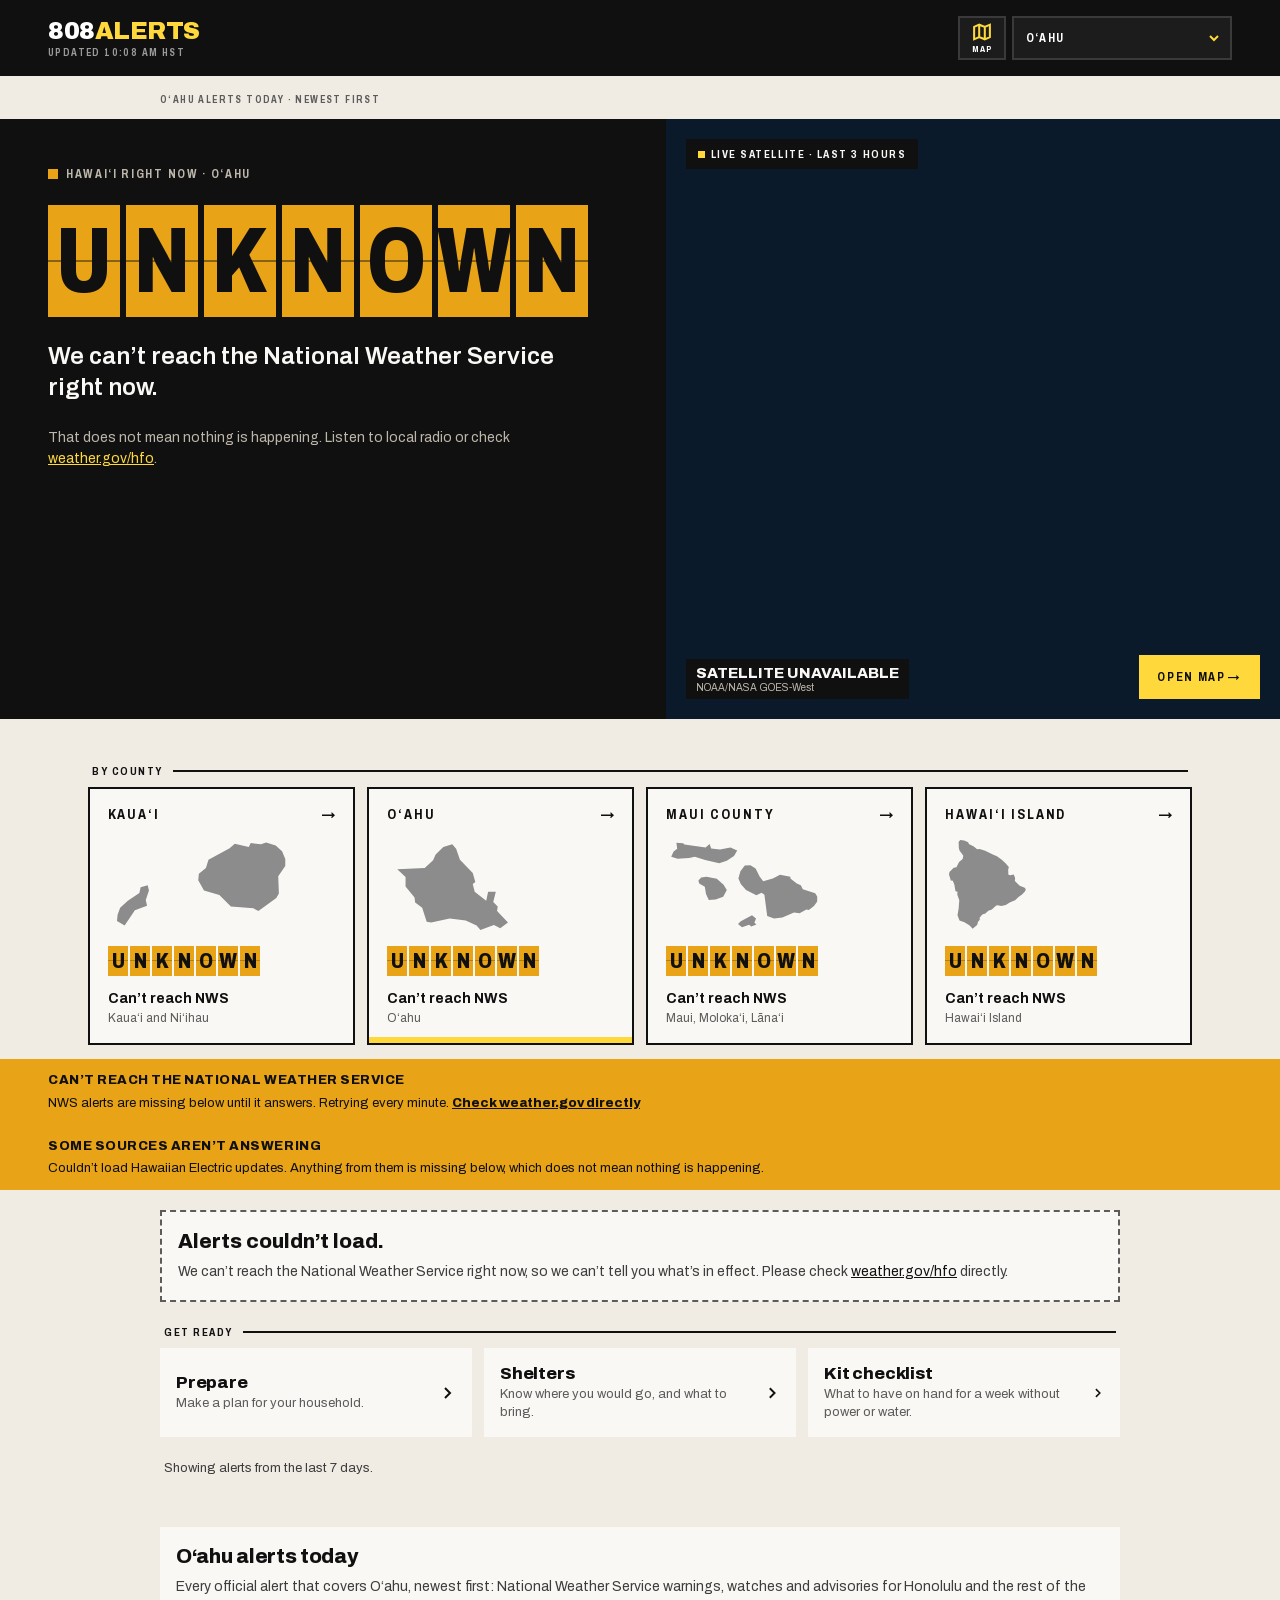
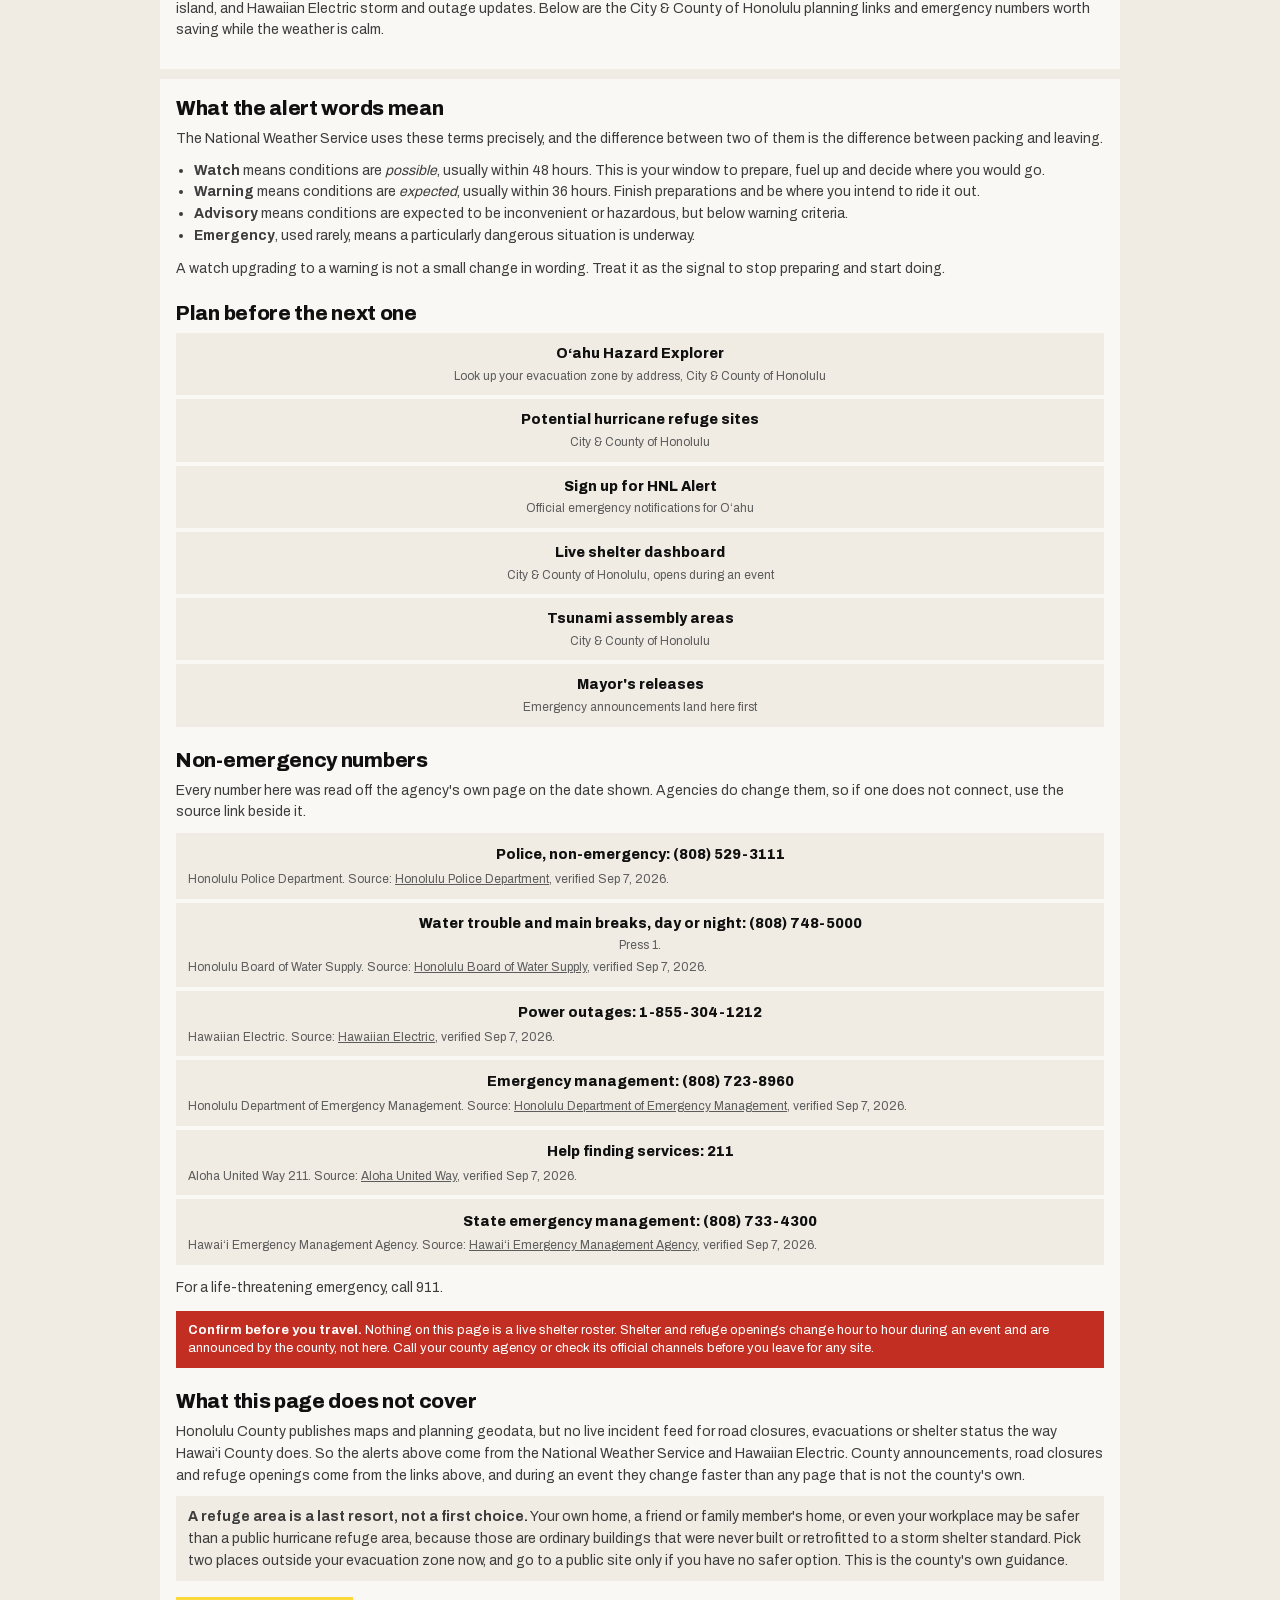
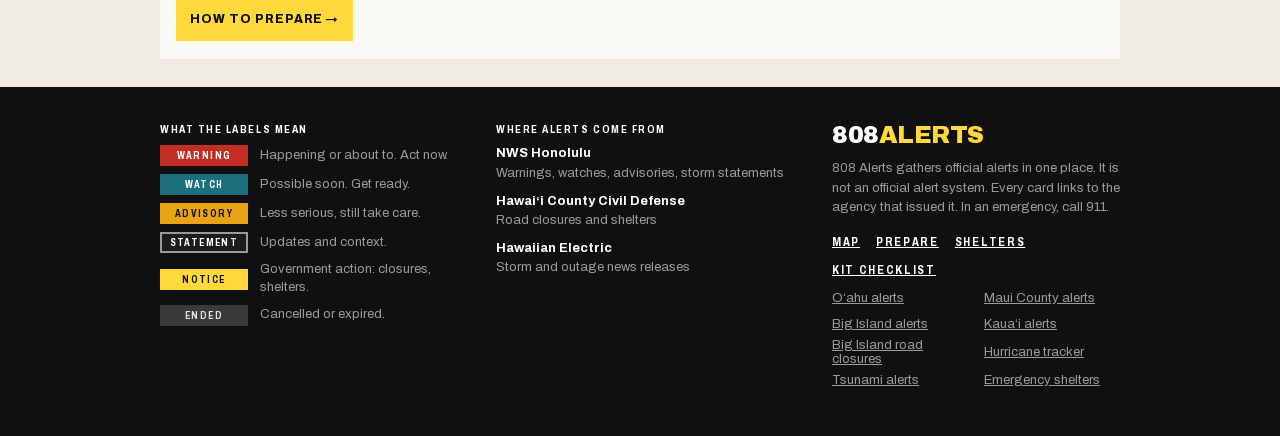
<file: oahu-alerts/index.html>
<!doctype html>
<html lang="en" data-page="feed" data-island="OAH">
<head>
<meta charset="utf-8">
<meta name="viewport" content="width=device-width, initial-scale=1, viewport-fit=cover">
<title>Oahu Alerts Today (Oʻahu): Live Warnings &amp; Emergency Info · 808 Alerts</title>
<meta name="description" content="Oahu alerts today: live National Weather Service warnings, watches and advisories for Oʻahu and Honolulu, plus evacuation zones, refuge sites and verified emergency numbers.">
<meta name="theme-color" content="#101010">
<link rel="canonical" href="https://808alerts.com/oahu-alerts/">
<link rel="icon" type="image/png" href="[data-uri]">
<meta property="og:image" content="https://808alerts.com/og-image.png">
<meta property="og:type" content="website">
<meta property="og:site_name" content="808 Alerts">
<meta property="og:url" content="https://808alerts.com/oahu-alerts/">
<meta property="og:title" content="Oahu Alerts Today (Oʻahu): Live Warnings &amp; Emergency Info · 808 Alerts">
<meta property="og:description" content="Oahu alerts today: live National Weather Service warnings, watches and advisories for Oʻahu and Honolulu, plus evacuation zones, refuge sites and verified emergency numbers.">
<meta name="twitter:card" content="summary">
<meta name="twitter:title" content="Oahu Alerts Today (Oʻahu): Live Warnings &amp; Emergency Info · 808 Alerts">
<meta name="twitter:description" content="Oahu alerts today: live National Weather Service warnings, watches and advisories for Oʻahu and Honolulu, plus evacuation zones, refuge sites and verified emergency numbers.">
<meta name="twitter:image" content="https://808alerts.com/og-image.png">
<script type="application/ld+json">
{"@context": "https://schema.org", "@type": "WebPage", "name": "Oʻahu alerts today", "url": "https://808alerts.com/oahu-alerts/", "description": "Oahu alerts today: live National Weather Service warnings, watches and advisories for Oʻahu and Honolulu, plus evacuation zones, refuge sites and verified emergency numbers.", "inLanguage": "en"}
</script>
<style>
@font-face{
  font-family:Archivo;
  font-style:normal;
  font-weight:400 900;
  font-stretch:77% 100%;
  font-display:swap;
  src:url([data-uri]) format("woff2");
}
:root{
  --ink:#101010;--ink2:#1c1c1c;--surface:#faf8f5;--surface2:#f0ece4;--line:#e6e1d9;
  --accent:#ffd93b;--warn:#c22e22;--advis:#e8a317;--watch:#1c6f7d;
  --muted:#9a9a9a;--muted3:#5c5c5c;--body:#3d3d3d;--land:#d6cfc2;--edge:#3a3a3a;
}
*{box-sizing:border-box}
html{-webkit-text-size-adjust:100%}
body{margin:0;background:var(--surface2);color:var(--ink);font-family:Archivo,system-ui,-apple-system,"Segoe UI",sans-serif;font-stretch:100%}
a{color:var(--ink)}
button,select{font:inherit;color:inherit;cursor:pointer}
:focus-visible{outline:2px solid var(--accent);outline-offset:2px}
.skip{position:absolute;left:8px;top:-100px;z-index:100;background:var(--accent);color:var(--ink);padding:10px 14px;font-size:14px;font-weight:800;text-decoration:none}
.skip:focus{top:8px}
#feedwrap:focus,#detail:focus{outline:none}
.sr{position:absolute;width:1px;height:1px;overflow:hidden;clip:rect(0 0 0 0);white-space:nowrap}
.n{font-stretch:77%;font-weight:700;letter-spacing:.14em}
[hidden]{display:none!important}

/* header */
.bar{background:var(--ink);padding:12px 16px;display:flex;align-items:center;justify-content:space-between;gap:12px;position:sticky;top:0;z-index:5}
.brand{display:flex;flex-direction:column;gap:5px;text-decoration:none}
.wm{font-weight:900;font-size:20px;letter-spacing:-.02em;line-height:1}
.wm b{color:#fff;font-weight:900}.wm i{color:var(--accent);font-style:normal}
.upd{font-size:10px;color:var(--muted);line-height:1}
.hr{display:flex;align-items:center;gap:6px}
.mapbtn{min-height:44px;min-width:48px;padding:0 10px;border:2px solid var(--edge);background:var(--ink2);color:#fff;text-decoration:none;display:flex;flex-direction:column;align-items:center;justify-content:center;gap:3px;font-size:9px;letter-spacing:.12em}
.mapbtn svg{color:var(--accent)}
.mapbtn:hover{border-color:var(--accent)}
.pick{position:relative}
.pick select{appearance:none;-webkit-appearance:none;min-height:44px;width:152px;padding:0 34px 0 12px;background:var(--ink2);color:#fff;border:2px solid var(--edge);border-radius:0;font-stretch:77%;font-weight:700;font-size:12px;letter-spacing:.1em}
.pick svg{position:absolute;right:12px;top:50%;margin-top:-6px;pointer-events:none}
.back{min-height:44px;display:flex;align-items:center;gap:8px;color:#fff;text-decoration:none;font-size:12px}
/* 320px reflow: the wordmark (124px), MAP (44px) and the island select must fit
   in 320 with no sideways scroll. 114px leaves room for HAWAIʻI ISLAND, the
   longest name, at 11px. */
@media (max-width:379px){
  .bar{padding:12px;gap:8px}
  .hr{gap:4px}
  .mapbtn{min-width:44px;padding:0 6px}
  .pick select{width:114px;padding:0 22px 0 8px;font-size:11px;letter-spacing:.05em}
  .pick svg{right:7px}
}

/* banners */
.banner{background:var(--advis);color:var(--ink);padding:12px 16px;display:flex;flex-direction:column;gap:4px;font-size:13px;line-height:1.45}
.banner strong{font-weight:800;letter-spacing:.04em}
.banner a{font-weight:800}

/* feed */
:where(#feed,#detail>main){padding:0 12px 28px;display:flex;flex-direction:column;gap:10px;max-width:960px;margin:0 auto}
.rule{display:flex;align-items:center;gap:10px;padding:14px 4px 0}
.rule span:first-child{font-size:11px;white-space:nowrap}
.rule span:last-child{flex-grow:1;height:2px;background:var(--ink);display:block}
.rule.red span:first-child{color:var(--warn)}.rule.red span:last-child{background:var(--warn)}
.group{display:flex;flex-direction:column;gap:10px}

.card{background:var(--surface);display:flex;flex-direction:column}
.card.ended{opacity:.62}
.card.ended h2{color:var(--muted3);text-decoration:line-through;text-decoration-thickness:2px}
.card.pin{outline:3px solid var(--warn);outline-offset:-3px}
.c-top{padding:12px 14px 0;display:flex;align-items:flex-start;justify-content:space-between;gap:12px}
.c-id{display:flex;flex-direction:column;gap:8px;min-width:0}
.c-ev{display:flex;flex-wrap:wrap;align-items:center;gap:8px}
.tag{padding:3px 7px;font-size:11px;border:2px solid transparent;line-height:1.1;display:inline-block}
.t-WARNING{background:var(--warn);color:#fff;border-color:var(--warn)}
.t-WATCH{background:var(--watch);color:#fff;border-color:var(--watch)}
.t-ADVISORY{background:var(--advis);color:var(--ink);border-color:var(--advis)}
.t-STATEMENT{background:var(--surface);color:var(--ink);border-color:var(--ink)}
.t-NOTICE{background:var(--ink);color:var(--accent);border-color:var(--ink)}
.t-ENDED{background:var(--line);color:var(--muted3);border-color:var(--line)}
.ev{font-weight:800;font-size:13px;text-transform:uppercase}
.when{font-size:12px;color:var(--muted3);display:flex;flex-wrap:wrap;align-items:center;gap:6px}
.when b{color:var(--ink);font-weight:800}
.stale{background:var(--advis);color:var(--ink);padding:2px 6px;font-size:10px;letter-spacing:.1em}
.loc{display:flex;flex-direction:column;align-items:flex-end;gap:4px;flex-shrink:0;width:100px;color:var(--ink);text-decoration:none}
.loc:hover svg{outline:2px solid var(--accent);outline-offset:2px}
.loc svg{display:block;width:96px;height:64px}
.loc span{font-size:9px;letter-spacing:.1em;line-height:1.2;text-align:right}
.c-body{padding:8px 14px 14px;display:flex;flex-direction:column;gap:8px}
.card h2{margin:0;font-weight:800;font-size:20px;line-height:1.15;letter-spacing:-.015em}
.card h2 a{color:inherit;text-decoration:none}
.card h2 a:hover{text-decoration:underline;text-decoration-thickness:2px}
.card p{margin:0;font-size:14px;line-height:1.5;color:var(--body)}
.area{font-size:12px;line-height:1.4;color:var(--muted3)}
.band{padding:9px 14px;font-size:13px;line-height:1.4}
.band b{font-weight:800}
.band.red{background:var(--warn);color:#fff}
.band.amb{background:var(--advis);color:var(--ink)}
.c-foot{border-top:2px solid var(--line);padding:10px 14px;display:flex;align-items:center;gap:10px}
.c-meta{display:flex;flex-direction:column;gap:2px;min-width:0}
.c-meta .ag{font-size:11px;letter-spacing:.12em}
.c-meta span{font-size:11px;color:var(--muted3)}
.c-meta .until{color:var(--ink);font-weight:700}
.src{margin-left:auto;min-height:40px;padding:0 12px;background:var(--accent);color:var(--ink);text-decoration:none;display:flex;align-items:center;gap:6px;font-weight:800;font-size:11px;letter-spacing:.08em;white-space:nowrap;border:0;border-radius:0}
.more{min-height:44px;margin-top:8px;background:transparent;border:2px solid var(--ink);border-radius:0;font-weight:800;font-size:12px;letter-spacing:.08em}
.note{padding:12px 4px 0;font-size:13px;line-height:1.5;color:var(--body)}

.empty{background:var(--surface);border:2px dashed var(--muted3);padding:18px 16px;display:flex;flex-direction:column;gap:8px;margin-top:12px}
.empty h2{margin:0;font-weight:800;font-size:20px;line-height:1.15}
.empty p{margin:0;font-size:14px;line-height:1.5;color:var(--body)}
.quiet{background:var(--surface);padding:22px 18px 20px;display:flex;flex-direction:column;gap:14px;margin-top:12px}
.quiet svg{width:100%;height:auto;max-width:420px}
.quiet .k{display:flex;align-items:center;gap:8px;color:var(--watch);font-size:11px}
.quiet .k i{width:10px;height:10px;background:var(--watch);display:block}
.quiet h2{margin:0;font-weight:800;font-size:30px;line-height:1.05;letter-spacing:-.03em}
.quiet p{margin:0;font-size:14px;line-height:1.5;color:var(--body)}
.loading{padding:40px 8px;font-size:14px;color:var(--muted3)}

.tiles{display:flex;flex-direction:column;gap:4px}
.tile{background:var(--surface);padding:16px;min-height:44px;display:flex;align-items:center;gap:12px;text-decoration:none;color:var(--ink)}
.tile span{display:flex;flex-direction:column;gap:3px;flex-grow:1}
.tile b{font-weight:800;font-size:17px;letter-spacing:-.01em}
.tile small{font-size:13px;color:var(--muted3);line-height:1.35}

/* detail */
.d-head{background:var(--surface);display:flex;flex-direction:column;margin-top:12px}
.d-in{padding:16px 16px 0;display:flex;flex-direction:column;gap:12px}
.d-head h1{margin:0;font-weight:800;font-size:28px;line-height:1.06;letter-spacing:-.03em}
.facts{display:grid;grid-template-columns:repeat(2,minmax(0,1fr));gap:10px 14px;font-size:13px;line-height:1.35}
.facts div{display:flex;flex-direction:column;gap:2px}
.facts span{font-size:10px;color:var(--muted3)}
.facts b{font-weight:800}
.d-head p{margin:0;font-size:15px;line-height:1.5;color:var(--body)}
.acts{padding:14px 16px 16px;display:grid;grid-template-columns:repeat(2,minmax(0,1fr));gap:6px}
.acts .src{margin:0;min-height:44px;justify-content:center;font-size:12px;grid-column:1/-1}
.mapl{min-height:44px;background:var(--surface);color:var(--ink);border:2px solid var(--ink);text-decoration:none;display:flex;align-items:center;justify-content:center;gap:8px;font-weight:800;font-size:12px;letter-spacing:.08em}
.share{min-height:44px;background:var(--ink);color:#fff;border:0;border-radius:0;display:flex;align-items:center;justify-content:center;gap:8px;font-weight:800;font-size:12px;letter-spacing:.08em}
.panel{background:var(--surface);padding:14px;display:flex;flex-direction:column;gap:14px}
.panel>p{margin:0;font-size:13px;line-height:1.45;color:var(--body)}
.zones{display:grid;grid-template-columns:repeat(2,minmax(0,1fr));gap:4px}
.zones button{min-height:52px;padding:8px 10px;border:2px solid var(--line);border-radius:0;background:var(--surface);text-align:left;display:flex;flex-direction:column;justify-content:center;gap:2px}
.zones button b{font-weight:800;font-size:12px;line-height:1.2}
.zones button span{font-size:9px;color:var(--muted3)}
.zones button[aria-pressed=true]{background:var(--ink);color:#fff;border-color:var(--ink)}
.zones button[aria-pressed=true] span{color:var(--accent)}
.threats{display:flex;flex-direction:column;border-top:2px solid var(--ink)}
.threats .zt{padding:12px 0 4px;display:flex;flex-direction:column;gap:2px}
.threats .zt b{font-weight:800;font-size:18px}
.threats .zt span{font-size:12px;color:var(--muted3)}
.thr{padding:12px 0;border-bottom:2px solid var(--line);display:flex;flex-direction:column;gap:6px}
.thr .h{display:flex;align-items:center;gap:10px}
.thr .h span:first-child{font-size:11px;flex-grow:1}
.bars{display:flex;gap:3px}
.bars i{width:18px;height:8px;display:block;background:var(--line)}
.bars i.on{background:var(--ink)}
.thr b{font-weight:800;font-size:15px}
.thr small{font-size:13px;line-height:1.4;color:var(--body)}
.fine{margin:0;font-size:12px;line-height:1.45;color:var(--muted3)}
.rows{background:var(--surface);padding:4px 14px;display:flex;flex-direction:column}
.rows div{padding:12px 0;border-bottom:2px solid var(--line);display:grid;grid-template-columns:76px minmax(0,1fr);gap:10px;font-size:14px;line-height:1.45}
.rows div:last-child{border-bottom:0}
.rows div>span:first-child{font-weight:800}
.rows .n{font-size:11px;padding-top:2px;font-weight:700}
.full{background:var(--surface);padding:0 14px}
.full summary{min-height:44px;display:flex;align-items:center;font-weight:800;font-size:12px;letter-spacing:.08em;cursor:pointer}
.full pre{white-space:pre-wrap;font-family:inherit;font-size:13px;line-height:1.5;color:var(--body);margin:0 0 14px}
.rel{background:var(--surface);padding:12px 14px;display:flex;flex-direction:column;gap:5px;text-decoration:none;color:var(--ink)}
.rel .h{display:flex;align-items:center;gap:8px}
.rel .h .tag{font-size:10px;padding:2px 6px}
.rel .h time{margin-left:auto;font-size:12px;color:var(--muted3)}
.rel b{font-size:14px;font-weight:700;line-height:1.3}

/* footer */
footer.site{background:var(--ink);color:var(--muted);padding:24px 20px 32px}
.f-in{max-width:960px;margin:0 auto;display:flex;flex-direction:column;gap:28px}
.f-in h3{margin:0 0 10px;font-size:11px;color:#fff;font-weight:700}
.legend{display:grid;grid-template-columns:88px minmax(0,1fr);gap:8px 12px;align-items:center;font-size:13px;line-height:1.35}
.legend .tag{font-size:10px;text-align:center}
.legend .t-STATEMENT{background:var(--ink2);color:#fff;border-color:var(--muted)}
.legend .t-NOTICE{background:var(--accent);color:var(--ink);border-color:var(--accent)}
.legend .t-ENDED{background:var(--edge);color:var(--line);border-color:var(--edge)}
.srcs{display:flex;flex-direction:column;gap:10px;font-size:13px;line-height:1.35}
.srcs div{display:flex;flex-direction:column;gap:2px}
.srcs b{color:#fff;font-weight:700}
.about p{margin:12px 0;font-size:13px;line-height:1.5}
.links{display:flex;flex-wrap:wrap;gap:4px 16px;font-size:12px}
.links a{color:#fff;display:inline-flex;align-items:center;min-height:24px}
.more-l{display:grid;grid-template-columns:repeat(2,minmax(0,1fr));gap:2px 16px;font-size:13px;margin-top:4px}
.more-l a{color:var(--muted);display:inline-flex;align-items:center;min-height:24px}
.more-l a:hover{color:#fff}

@media (min-width:900px){
  .bar{padding:16px 48px}
  .wm{font-size:24px}
  .pick select{width:220px}
  :where(#feed,#detail>main){padding:8px 0 40px;width:100%;max-width:960px}
  .card{display:grid;grid-template-columns:124px minmax(0,1fr) 156px;grid-auto-rows:auto}
  .card .c-top{display:contents}
  .card .c-id{grid-column:1;grid-row:1/span 6;padding:18px 16px;border-right:2px solid var(--line);gap:10px}
  .card .c-ev{flex-direction:column;align-items:flex-start;order:2;gap:6px}
  .card .when{order:1;flex-direction:column;align-items:flex-start;gap:4px}
  .card .when b{font-size:20px;letter-spacing:-.01em;line-height:1;display:block;margin-bottom:4px}
  .card .when .dot{display:none}
  .card .loc{grid-column:3;grid-row:1/span 6;width:auto;padding:18px 16px;border-left:2px solid var(--line);align-items:center}
  .card .loc svg{width:132px;height:88px}
  .card .loc span{text-align:center;font-size:10px}
  .card .c-body,.card .band,.card .c-foot{grid-column:2}
  .card .c-foot{align-self:end}
  .card h2{font-size:24px}
  .card p{font-size:15px;line-height:1.55}
  .c-body{padding:18px 22px 16px;gap:10px}
  .band{padding:10px 22px}
  .c-foot{margin-top:auto;padding:10px 22px}
  .tiles{display:grid;grid-template-columns:repeat(3,minmax(0,1fr));gap:12px}
  .zones{grid-template-columns:repeat(4,minmax(0,1fr))}
  .detail #detail>main{width:720px}
  .f-in{display:grid;grid-template-columns:repeat(3,minmax(0,1fr));gap:48px}
  footer.site{padding:36px 48px 44px}
  .banner{padding:12px 48px}
}

/* SEO pass, 2026-09-24: page heading, about block, island guides, road closures */
.kick{max-width:960px;margin:0 auto;padding:14px 16px 12px;font-size:10px;color:var(--muted3);font-weight:700}
.morel{font-size:13px;font-weight:700;color:var(--ink)}
.aboutfeed{max-width:960px;margin:8px auto 0;padding:0 12px}
.aboutfeed>div,.guide{background:var(--surface);padding:18px 16px}
.aboutfeed h2,.guide h2{margin:0 0 8px;font-weight:800;font-size:20px;letter-spacing:-.015em;line-height:1.15}
.aboutfeed p,.guide p{margin:0 0 10px;font-size:14px;line-height:1.55;color:var(--body)}
.aboutfeed p b{color:var(--ink)}
#now p{background:var(--surface2);padding:10px 12px;margin:12px 0 0}
.guide{max-width:960px;margin:10px auto 0;padding:18px 16px}
.guidewrap{max-width:960px;margin:0 auto;padding:0 12px 28px}
.guide h2{margin-top:22px}
.guide h2:first-child{margin-top:0}
.guide ul{margin:0 0 12px;padding-left:18px;font-size:14px;line-height:1.55;color:var(--body)}
.guide ul.links{list-style:none;padding:0;display:flex;flex-direction:column;gap:4px}
.guide ul.links li{background:var(--surface2);padding:10px 12px}
.guide ul.links a{font-weight:800;color:var(--ink);text-decoration:none;display:flex;flex-direction:column;justify-content:center;gap:2px;min-height:24px}
.guide ul.links a:hover{text-decoration:underline}
.guide .p{font-weight:400;font-size:12px;color:var(--muted3)}
.guide .meta{display:block;font-size:12px;color:var(--muted3);margin-top:3px}
.guide ul.links .meta a{display:inline;font-weight:400;color:var(--muted3);text-decoration:underline}
.guide .warnbox{background:var(--warn);color:#fff;padding:10px 12px;font-size:13px;line-height:1.45;margin:12px 0}
.guide .note{background:var(--surface2);padding:10px 12px}
.guide .cta{display:inline-flex;align-items:center;min-height:44px;padding:0 14px;background:var(--accent);color:var(--ink);font-weight:800;font-size:12px;letter-spacing:.08em;text-decoration:none;margin-top:6px}
.page{padding:12px 12px 28px}
.page>h1{margin:14px 4px 6px;font-weight:800;font-size:30px;line-height:1.05;letter-spacing:-.03em}
.page>.lead{margin:0 4px 14px;font-size:15px;line-height:1.5;color:var(--body)}
.count{margin:0 4px 10px;font-size:13px;color:var(--body)}
.roads{display:flex;flex-direction:column;gap:6px}
.road{background:var(--surface);padding:14px;display:flex;flex-direction:column;gap:6px}
.road.new{outline:2px solid var(--ink);outline-offset:-2px}
.r-h{display:flex;flex-wrap:wrap;align-items:center;gap:6px}
.r-h .dist{font-size:10px;color:var(--muted3);margin-left:4px}
.road h2{margin:0;font-weight:800;font-size:18px;line-height:1.2;display:flex;flex-direction:column;gap:2px}
.road h2 span{font-weight:600;font-size:14px;color:var(--body)}
.road p{margin:0;font-size:14px;line-height:1.45;color:var(--body)}
.road .alt{font-size:13px;color:var(--muted3)}
.road .since{font-size:12px;color:var(--muted3)}
@media (min-width:900px){
  .kick{padding:18px 0 14px}
  .aboutfeed,.guidewrap{padding-left:0;padding-right:0}
  .page{width:100%;max-width:960px;margin:0 auto;padding:12px 0 40px}
  .page>h1{font-size:40px}
  .roads{display:grid;grid-template-columns:repeat(2,minmax(0,1fr));gap:10px}
}
.road .onmap{font-size:13px;font-weight:700;color:var(--ink)}

/* Hero, 2026-11-02: split-flap status word, NWS wind-window countdown,
   GOES-West satellite loop, county board. Design: docs/hero-design/. */
.hero{background:var(--ink);color:var(--surface)}
.h-st{padding:24px 16px 28px}
.h-in{container-type:inline-size;display:flex;flex-direction:column;gap:16px;max-width:680px}
.h-k{display:flex;align-items:center;gap:8px;font-size:11px;color:#bdb6aa}
.h-k i{width:10px;height:10px;display:block;background:#5c5c5c}
.hw{margin:0}
.flaps{display:grid;grid-template-columns:repeat(var(--n),minmax(0,72px));gap:4px}
.fl{position:relative;display:flex;align-items:center;justify-content:center;font-weight:800;font-stretch:77%;line-height:1;background:#2b2b2b;color:var(--surface)}
.fl::after{content:"";position:absolute;left:0;right:0;top:50%;height:2px;margin-top:-1px;background:var(--ink);opacity:.45}
.flaps .gap{display:block}
.hw .fl{aspect-ratio:72/112;font-size:min(92px,calc((100cqw - (var(--n) - 1) * 4px) / var(--n) * 1.25))}
.lv-WARNING .fl,.h-k i.lv-WARNING{background:var(--warn);color:#fff}
.lv-WATCH .fl,.h-k i.lv-WATCH{background:var(--watch);color:#fff}
.lv-ADVISORY .fl,.lv-UNKNOWN .fl,.h-k i.lv-ADVISORY,.h-k i.lv-UNKNOWN{background:var(--advis);color:var(--ink)}
.lv-STATEMENT .fl,.h-k i.lv-STATEMENT{background:var(--surface);color:var(--ink)}
.h-k i.lv-QUIET{background:var(--surface)}
.lv-CHECKING .fl{color:var(--muted)}
.h-sum{margin:0;font-size:19px;line-height:1.3;font-weight:600}
.h-chk{margin:0;font-size:13px;line-height:1.5;color:#bdb6aa}
.h-chk a{color:var(--accent)}
.h-cd{border-top:2px solid #333;padding-top:18px;display:flex;flex-direction:column;gap:12px}
.h-cdl{font-size:11px;line-height:1.4;color:var(--accent)}
.h-cdn{display:flex;align-items:flex-end;gap:8px}
.cdf{grid-template-columns:repeat(var(--n),40px);gap:3px}
.cdf .fl{height:56px;font-size:46px;background:var(--accent);color:var(--ink)}
.cdf .fl::after{opacity:.3}
.h-cdn .u{font-size:14px;padding-bottom:4px}
.h-cdnote{margin:0;font-size:12px;line-height:1.5;color:#bdb6aa}
.h-ready{display:flex;flex-wrap:wrap;gap:8px}
.h-ready a{min-height:44px;padding:0 16px;display:inline-flex;align-items:center;border:2px solid var(--accent);color:var(--accent);text-decoration:none;font-size:12px}
.h-ready a.pri,.h-btns .pri{background:var(--accent);color:var(--ink)}
.h-sat{margin:0;position:relative;height:260px;background:#0b1a2a;overflow:hidden}
.frames img{position:absolute;top:0;left:0;width:100%;height:100%;object-fit:cover;opacity:0;transition:opacity .6s linear}
.frames img.on{opacity:1}
.h-chip{position:absolute;top:12px;left:12px;background:var(--ink);color:var(--surface);padding:7px 10px;font-size:10px;display:flex;gap:6px;align-items:center}
.h-chip i{width:7px;height:7px;background:var(--accent);display:block}
.h-bar{position:absolute;left:12px;right:12px;bottom:12px;display:flex;justify-content:space-between;align-items:flex-end;gap:8px}
.h-time{background:var(--ink);padding:6px 10px;display:flex;flex-direction:column;gap:1px;min-width:0}
.h-time b{font-size:13px;font-weight:800}
.h-time span{font-size:10px;color:#bdb6aa}
.h-btns{display:flex;gap:6px;flex-shrink:0}
.h-btns button,.h-btns a{min-height:44px;padding:0 12px;display:inline-flex;align-items:center;background:var(--ink);color:var(--accent);border:2px solid var(--accent);border-radius:0;text-decoration:none;font-size:11px}
.h-btns a.pri{display:none}
.cty{max-width:1200px;margin:0 auto;padding:4px 12px 0}
.cty+#banners{margin-top:14px}
.cty-g{display:flex;flex-direction:column;gap:6px;margin-top:10px}
.ct{background:var(--surface);border:2px solid var(--ink);text-decoration:none;color:var(--ink);display:grid;grid-template-columns:72px minmax(0,1fr);grid-template-areas:"svg h" "svg mf" "svg d";column-gap:12px;row-gap:6px;padding:12px}
.ct:hover,.ct.cur{box-shadow:inset 0 -6px 0 var(--accent)}
.ct-h{grid-area:h;display:flex;justify-content:space-between;gap:8px;font-size:12px;font-weight:800}
.ct svg{grid-area:svg;width:72px;height:56px;align-self:center}
.mf{grid-area:mf}
.mf .flaps{grid-template-columns:repeat(var(--n),17px);gap:2px}
.mf .fl{height:26px;font-size:19px}
.mf .fl::after{height:1px;opacity:.25}
.mf.lv-NONE .fl,.mf.lv-CHECKING .fl{background:var(--line);color:var(--ink)}
.ct-d{grid-area:d;display:flex;flex-direction:column;gap:2px}
.ct-d b{font-size:14px;line-height:1.35;font-weight:700}
.ct-d span{font-size:12px;color:var(--muted3)}
@media (prefers-reduced-motion:reduce){.frames img{transition:none}}
@media (min-width:900px){
  .hero{display:grid;grid-template-columns:minmax(0,52fr) minmax(0,48fr);min-height:600px}
  .h-st{padding:48px 56px 48px 48px}
  .h-in{gap:24px}
  .flaps{gap:6px}
  .hw .fl{font-size:min(92px,calc((100cqw - (var(--n) - 1) * 6px) / var(--n) * 1.25))}
  .h-k{font-size:12px}
  .h-sum{font-size:24px}
  .h-chk{font-size:14px}
  .h-cdl{font-size:12px}
  .cdf{grid-template-columns:repeat(var(--n),52px);gap:4px}
  .cdf .fl{height:72px;font-size:60px}
  .h-cdn .u{font-size:16px;padding-bottom:6px}
  .h-cdnote{font-size:13px}
  .h-sat{height:auto;min-height:600px}
  .h-chip{top:20px;left:20px;font-size:11px;padding:9px 12px}
  .h-bar{left:20px;right:20px;bottom:20px}
  .h-time b{font-size:15px}
  .h-btns button,.h-btns a{padding:0 16px;font-size:12px}
  .h-btns a.pri{display:inline-flex}
  .cty{padding:32px 48px 0}
  .cty-g{display:grid;grid-template-columns:repeat(4,minmax(0,1fr));gap:12px}
  .ct{grid-template-columns:minmax(0,1fr);grid-template-areas:"h" "svg" "mf" "d";row-gap:14px;padding:18px}
  .ct-h{font-size:14px}
  .ct svg{width:100%;height:96px}
  .mf .flaps{grid-template-columns:repeat(var(--n),20px)}
  .mf .fl{height:30px;font-size:22px}
}
.threats .zt span a{color:var(--muted3)}
/* 900 to 984px: the 960px column needs a gutter, or it sits on the screen edge */
@media (min-width:900px) and (max-width:984px){:where(#feed,#detail>main),.page,.kick,.aboutfeed,.guidewrap{padding-left:12px;padding-right:12px}}

</style>
</head>
<body>
<a class="skip n" id="skip" href="#feedwrap">Skip to alerts</a>
<header class="bar">
<a class="brand" href="/" aria-label="808 Alerts home">
<span class="wm"><b>808</b><i>ALERTS</i></span>
<span class="upd n" id="upd">CHECKING…</span>
</a>
<a class="back n" id="back" href="/" hidden><svg width="14" height="14" viewBox="0 0 16 16" fill="none" stroke="#ffd93b" stroke-width="2" aria-hidden="true"><path d="M10 3L5 8l5 5"/></svg>ALL ALERTS</a>
<div class="hr">
<a class="mapbtn n" id="mapbtn" href="/map/" aria-label="Open the map"><svg width="18" height="18" viewBox="0 0 16 16" fill="none" stroke="currentColor" stroke-width="1.8" aria-hidden="true"><path d="M1 3.5l4.5-2 5 2 4.5-2v11l-4.5 2-5-2-4.5 2z M5.5 1.5v11 M10.5 3.5v11"/></svg>MAP</a>
<div class="pick" id="pick">
<label class="sr" for="island">Show alerts for</label>
<select id="island">
<option value="ALL">ALL ISLANDS</option>
<option value="KAU">KAUAʻI</option>
<option value="OAH">OʻAHU</option>
<option value="MAUCO">MAUI COUNTY</option>
<option value="HAW">HAWAIʻI ISLAND</option>
</select>
<svg width="12" height="12" viewBox="0 0 12 12" fill="none" stroke="#ffd93b" stroke-width="2" aria-hidden="true"><path d="M2 4l4 4 4-4"/></svg>
</div>
</div>
</header>
<main id="feedwrap" tabindex="-1">
<h1 class="kick n">OʻAHU ALERTS TODAY · NEWEST FIRST</h1>
<section class="hero" id="hero">
<div class="h-st"><div class="h-in" id="hstatus"><!--SSR:HERO--><div class="h-k n"><i class="lv-CHECKING"></i>HAWAIʻI RIGHT NOW</div><p class="hw lv-CHECKING"><span class="sr">Checking alerts.</span><span class="flaps" aria-hidden="true" style="--n:8"><b class="fl">C</b><b class="fl">H</b><b class="fl">E</b><b class="fl">C</b><b class="fl">K</b><b class="fl">I</b><b class="fl">N</b><b class="fl">G</b></span></p><p class="h-sum">Checking the National Weather Service…</p><!--/SSR:HERO--></div></div>
<figure class="h-sat" id="hsat">
<div class="frames" id="frames"></div>
<div class="h-chip n"><i></i>LIVE SATELLITE · LAST 3 HOURS</div>
<div class="h-bar"><div class="h-time"><b id="stime">LOADING…</b><span>NOAA/NASA GOES-West</span></div>
<div class="h-btns"><button type="button" class="n" id="sloop" hidden>PAUSE LOOP</button><a class="n pri" id="smap" href="/map/">OPEN MAP →</a></div></div>
<figcaption class="sr">Satellite imagery of the Hawaiian Islands from the GOES-West weather satellite over the last three hours, playing as a loop.</figcaption>
</figure>
</section>
<section class="cty" id="counties"><!--SSR:COUNTIES--><!--/SSR:COUNTIES--></section>
<div id="banners"><!--SSR:BANNERS--><!--/SSR:BANNERS--></div>
<div id="feed"><noscript><div class="empty"><h2>808 Alerts needs JavaScript to keep alerts current.</h2><p>Go straight to the sources: <a href="https://www.weather.gov/hfo/">NWS Honolulu</a>, <a href="https://dod.hawaii.gov/hiema/">HI-EMA</a>, and your county emergency agency.</p></div></noscript><!--SSR:FEED--><div class="loading">Loading alerts…</div><!--/SSR:FEED--></div>
<section class="aboutfeed"><div><h2>Oʻahu alerts today</h2><p>Every official alert that covers Oʻahu, newest first: National Weather Service warnings, watches and advisories for Honolulu and the rest of the island, and Hawaiian Electric storm and outage updates. Below are the City & County of Honolulu planning links and emergency numbers worth saving while the weather is calm.</p><div id="now"><!--SSR:NOW--><!--/SSR:NOW--></div></div></section>
<div class="guidewrap"><section class="guide">
<h2>What the alert words mean</h2>
  <p>The National Weather Service uses these terms precisely, and the difference between
    two of them is the difference between packing and leaving.</p>
  <ul class="plain">
    <li><b>Watch</b> means conditions are <i>possible</i>, usually within 48 hours. This is
      your window to prepare, fuel up and decide where you would go.</li>
    <li><b>Warning</b> means conditions are <i>expected</i>, usually within 36 hours. Finish
      preparations and be where you intend to ride it out.</li>
    <li><b>Advisory</b> means conditions are expected to be inconvenient or hazardous, but
      below warning criteria.</li>
    <li><b>Emergency</b>, used rarely, means a particularly dangerous situation is underway.</li>
  </ul>
  <p>A watch upgrading to a warning is not a small change in wording. Treat it as the
    signal to stop preparing and start doing.</p>
  <h2>Plan before the next one</h2>
  <ul class="links">
    <li><a href="https://www.honolulu.gov/dem/oahu-hazard-explorer/" target="_blank" rel="noopener">Oʻahu Hazard Explorer<span class="p">Look up your evacuation zone by address, City &amp; County of Honolulu</span></a></li>
    <li><a href="https://www.honolulu.gov/hurricaneevac" target="_blank" rel="noopener">Potential hurricane refuge sites<span class="p">City &amp; County of Honolulu</span></a></li>
    <li><a href="https://www.honolulu.gov/dem/hnl-alert/" target="_blank" rel="noopener">Sign up for HNL Alert<span class="p">Official emergency notifications for Oʻahu</span></a></li>
    <li><a href="https://p.veoci.com/hnlshelter" target="_blank" rel="noopener">Live shelter dashboard<span class="p">City &amp; County of Honolulu, opens during an event</span></a></li>
    <li><a href="https://p.veoci.com/hnlevac" target="_blank" rel="noopener">Tsunami assembly areas<span class="p">City &amp; County of Honolulu</span></a></li>
    <li><a href="https://www.honolulu.gov/mayor/" target="_blank" rel="noopener">Mayor's releases<span class="p">Emergency announcements land here first</span></a></li>
  </ul>

  <h2>Non-emergency numbers</h2>
  <p>Every number here was read off the agency's own page on the date shown. Agencies do change them, so if one does not connect, use the source link beside it.</p>
  <ul class="links">
    <li><a class="tel-row" href="tel:8085293111">Police, non-emergency: (808) 529-3111</a>
      <span class="meta">Honolulu Police Department. Source: <a href="https://www.honolulupd.org/contact/" target="_blank" rel="noopener">Honolulu Police Department</a>, verified Sep 7, 2026.</span></li>
    <li><a class="tel-row" href="tel:8087485000">Water trouble and main breaks, day or night: (808) 748-5000<span class="p">Press 1.</span></a>
      <span class="meta">Honolulu Board of Water Supply. Source: <a href="https://www.boardofwatersupply.com/mainbreaks/about" target="_blank" rel="noopener">Honolulu Board of Water Supply</a>, verified Sep 7, 2026.</span></li>
    <li><a class="tel-row" href="tel:18553041212">Power outages: 1-855-304-1212</a>
      <span class="meta">Hawaiian Electric. Source: <a href="https://www.hawaiianelectric.com/safety-and-outages/power-outages" target="_blank" rel="noopener">Hawaiian Electric</a>, verified Sep 7, 2026.</span></li>
    <li><a class="tel-row" href="tel:8087238960">Emergency management: (808) 723-8960</a>
      <span class="meta">Honolulu Department of Emergency Management. Source: <a href="https://www.honolulu.gov/dem/" target="_blank" rel="noopener">Honolulu Department of Emergency Management</a>, verified Sep 7, 2026.</span></li>
    <li><a class="tel-row" href="tel:211">Help finding services: 211</a>
      <span class="meta">Aloha United Way 211. Source: <a href="https://www.auw.org/auw-211" target="_blank" rel="noopener">Aloha United Way</a>, verified Sep 7, 2026.</span></li>
    <li><a class="tel-row" href="tel:8087334300">State emergency management: (808) 733-4300</a>
      <span class="meta">Hawaiʻi Emergency Management Agency. Source: <a href="https://dod.hawaii.gov/hiema/contact-us/" target="_blank" rel="noopener">Hawaiʻi Emergency Management Agency</a>, verified Sep 7, 2026.</span></li>
  </ul>
  <p>For a life-threatening emergency, call 911.</p>
  <div class="warnbox"><b>Confirm before you travel.</b> Nothing on this page is a live shelter roster. Shelter and refuge openings change hour to hour during an event and are announced by the county, not here. Call your county agency or check its official channels before you leave for any site.</div>
  <h2>What this page does not cover</h2>
  <p>Honolulu County publishes maps and planning geodata, but no live incident feed for road closures, evacuations or shelter status the way Hawaiʻi County does. So the alerts above come from the National Weather Service and Hawaiian Electric. County announcements, road closures and refuge openings come from the links above, and during an event they change faster than any page that is not the county's own.</p>
  <p class="note"><b>A refuge area is a last resort, not a first choice.</b> Your own home, a friend or family member's home, or even your workplace may be safer than a public hurricane refuge area, because those are ordinary buildings that were never built or retrofitted to a storm shelter standard. Pick two places outside your evacuation zone now, and go to a public site only if you have no safer option. This is the county's own guidance.</p>
  <a class="cta" href="/hurricane-preparation-hawaii/">HOW TO PREPARE &#8594;</a>
</section></div>
</main>
<div id="detail" tabindex="-1" hidden></div>
<div class="sr" id="say-polite" role="status" aria-live="polite" aria-atomic="true"></div>
<div class="sr" id="say-now" aria-live="assertive" aria-atomic="true"></div>
<footer class="site">
<div class="f-in">
<div>
<h3 class="n">WHAT THE LABELS MEAN</h3>
<div class="legend">
<span class="tag n t-WARNING">WARNING</span><span>Happening or about to. Act now.</span>
<span class="tag n t-WATCH">WATCH</span><span>Possible soon. Get ready.</span>
<span class="tag n t-ADVISORY">ADVISORY</span><span>Less serious, still take care.</span>
<span class="tag n t-STATEMENT">STATEMENT</span><span>Updates and context.</span>
<span class="tag n t-NOTICE">NOTICE</span><span>Government action: closures, shelters.</span>
<span class="tag n t-ENDED">ENDED</span><span>Cancelled or expired.</span>
</div>
</div>
<div>
<h3 class="n">WHERE ALERTS COME FROM</h3>
<div class="srcs">
<div><b>NWS Honolulu</b><span>Warnings, watches, advisories, storm statements</span></div>
<div><b>Hawaiʻi County Civil Defense</b><span>Road closures and shelters</span></div>
<div><b>Hawaiian Electric</b><span>Storm and outage news releases</span></div>
</div>
</div>
<div class="about">
<span class="wm"><b>808</b><i>ALERTS</i></span>
<p>808 Alerts gathers official alerts in one place. It is not an official alert system. Every card links to the agency that issued it. In an emergency, call 911.</p>
<div class="links n"><a href="/map/">MAP</a><a href="/hurricane-preparation-hawaii/">PREPARE</a><a href="/emergency-shelters-hawaii/">SHELTERS</a><a href="/hurricane-kit-checklist/">KIT CHECKLIST</a></div>
<nav class="more-l" aria-label="More from 808 Alerts"><a href="/oahu-alerts/">Oʻahu alerts</a><a href="/maui-alerts/">Maui County alerts</a><a href="/hawaii-island-alerts/">Big Island alerts</a><a href="/kauai-alerts/">Kauaʻi alerts</a><a href="/big-island-road-closures/">Big Island road closures</a><a href="/hurricane-tracker-hawaii/">Hurricane tracker</a><a href="/hawaii-tsunami-alerts/">Tsunami alerts</a><a href="/emergency-shelters-hawaii/">Emergency shelters</a></nav>
</div>
</div>
</footer>
<script>
(function () {
'use strict';

/* ---------- constants ---------- */
var TZ = 'Pacific/Honolulu';
var NWS_BASE = 'https://api.weather.gov';
var NWS_PAGE = 'https://www.weather.gov/hfo/';
var WORKER = 'https://808alerts-api.shauna-coy.workers.dev';
var HCCDA = 'https://services1.arcgis.com/C2LPusZs5OXNGFDn/arcgis/rest/services';
var HCCDA_DASH = 'https://www.arcgis.com/apps/dashboards/5865229bcba74020992b372ef18b6f17';
var HCCDA_PAGE = 'https://www.hawaiicounty.gov/departments/civil-defense';
/* The county's public Hazard Impact Map (the web map behind the dashboard above),
   opened in ArcGIS Map Viewer at a given spot: the closest official view of one
   closure or shelter, since the county publishes no page per item. */
var HCCDA_WEBMAP = '5a3b24e3f64c4ababdeecfadb9bdb9f8';
function countyMapAt(lon, lat, level) {
  return 'https://www.arcgis.com/apps/mapviewer/index.html?webmap=' + HCCDA_WEBMAP + '&center=' + (+lon).toFixed(5) + ',' + (+lat).toFixed(5) + '&level=' + (level || 15);
}
/* NWS publishes the text of every product it issues. The alert names its product
   (AWIPS id, e.g. TCVHFO for a hurricane watch), which gives a page with exactly
   what NWS issued. It shows the latest issuance of that product, so it is only
   used while the alert is still in effect. */
function nwsProductURL(awips) {
  var m = /^([A-Z0-9]{3})(HFO)$/.exec(awips || '');
  return m ? 'https://forecast.weather.gov/product.php?site=HFO&issuedby=HFO&product=' + m[1] : '';
}
var ZONE_COUNTY = { HAW: 'HIC001', OAH: 'HIC003', KAU: 'HIC007', NII: 'HIC007', MAU: 'HIC009', MOL: 'HIC009', LAN: 'HIC009', KAH: 'HIC009' };
function nwsZoneURL(zone) {
  var isl = (Z[zone] || [])[0];
  return /^HIZ/.test(zone) && isl ? 'https://forecast.weather.gov/showsigwx.php?warnzone=' + zone + '&warncounty=' + ZONE_COUNTY[isl] : '';
}
var WEEK = 7 * 864e5;
var REFRESH = 60e3;
var HISTORY_REFRESH = 10 * 60e3;
var SHELTER_STALE = 6 * 36e5;

var ISL_ORDER = ['NII', 'KAU', 'OAH', 'MOL', 'LAN', 'MAU', 'KAH', 'HAW'];
var ISL_NAME = { NII: 'NIʻIHAU', KAU: 'KAUAʻI', OAH: 'OʻAHU', MOL: 'MOLOKAʻI', LAN: 'LĀNAʻI', MAU: 'MAUI', KAH: 'KAHOʻOLAWE', HAW: 'HAWAIʻI ISLAND' };
var FILTER_NAME = { ALL: 'All islands', KAU: 'Kauaʻi', OAH: 'Oʻahu', MAUCO: 'Maui County', HAW: 'Hawaiʻi Island' };
var FILTER_PAGE = { ALL: '/', KAU: '/kauai-alerts/', OAH: '/oahu-alerts/', MAUCO: '/maui-alerts/', HAW: '/hawaii-island-alerts/' };
var FILTER_ISL = { KAU: ['KAU', 'NII'], OAH: ['OAH'], MAUCO: ['MAU', 'MOL', 'LAN', 'KAH'], HAW: ['HAW'] };
var COUNTY_AGENCY = {
  KAU: ['Kauaʻi Emergency Management Agency', 'https://www.kauai.gov/Government/Departments-Agencies/Emergency-Management-Agency'],
  OAH: ['Honolulu Department of Emergency Management', 'https://www.honolulu.gov/dem/'],
  MAUCO: ['Maui Emergency Management Agency', 'https://www.mauicounty.gov/2921/Emergency-Management-Agency'],
  HAW: ['Hawaiʻi County Civil Defense', HCCDA_PAGE]
};

/* NWS zone and county codes to islands. Verified against api.weather.gov/zones on 2026-09-23. */
var Z = {};
function zset(codes, isl) { codes.forEach(function (c) { Z[c] = isl; }); }
zset(['HIZ001'], ['NII']);
zset(['HIZ003', 'HIZ004', 'HIZ029', 'HIZ030', 'HIZ031'], ['KAU']);
zset(['HIZ006', 'HIZ007', 'HIZ009', 'HIZ010', 'HIZ011', 'HIZ032', 'HIZ033', 'HIZ034', 'HIZ035', 'HIZ036'], ['OAH']);
zset(['HIZ037', 'HIZ038', 'HIZ039', 'HIZ040', 'HIZ041'], ['MOL']);
zset(['HIZ015', 'HIZ042', 'HIZ043', 'HIZ044'], ['LAN']);
zset(['HIZ016'], ['KAH']);
zset(['HIZ017', 'HIZ018', 'HIZ022', 'HIZ045', 'HIZ046', 'HIZ047', 'HIZ048', 'HIZ049', 'HIZ050'], ['MAU']);
zset(['HIZ023', 'HIZ026', 'HIZ027', 'HIZ028', 'HIZ051', 'HIZ052', 'HIZ053', 'HIZ054'], ['HAW']);
zset(['HIC001'], ['HAW']); zset(['HIC003'], ['OAH']); zset(['HIC005'], ['MOL']);
zset(['HIC007'], ['KAU', 'NII']); zset(['HIC009'], ['MAU', 'MOL', 'LAN', 'KAH']);
zset(['PHZ110', 'PHZ111', 'PHZ112'], ['KAU', 'NII']); zset(['PHZ113'], ['KAU', 'OAH']);
zset(['PHZ114', 'PHZ115'], ['OAH']); zset(['PHZ116'], ['OAH', 'MOL']);
zset(['PHZ117', 'PHZ118'], ['MAU', 'MOL', 'LAN', 'KAH']); zset(['PHZ119'], ['MAU']);
zset(['PHZ120'], ['MAU', 'MOL']); zset(['PHZ121'], ['MAU', 'HAW']);
zset(['PHZ122', 'PHZ123', 'PHZ124'], ['HAW']);

/* Hawaiian spellings for place names the feeds publish without diacritics. */
var PLACES = [
  ['Mamalahoa', 'Māmalahoa'], ['Ookala', 'ʻŌʻōkala'], ['Pahoa', 'Pāhoa'], ['Naalehu', 'Nāʻālehu'], ['Pahala', 'Pāhala'],
  ['Milolii', 'Miloliʻi'], ['Waikoloa', 'Waikōloa'], ['Mahukona', 'Māhukona'], ['Hawi', 'Hāwī'], ['Honokaa', 'Honokaʻa'],
  ['Keaau', 'Keaʻau'], ['Kau', 'Kaʻū'], ['Hamakua', 'Hāmākua'], ['Waipio', 'Waipiʻo'], ['Laupahoehoe', 'Laupāhoehoe'],
  ['Kaalaiki', 'Kaʻalāiki'], ['Kahoolawe', 'Kahoʻolawe'], ['Lanai', 'Lānaʻi'], ['Molokai', 'Molokaʻi'], ['Kauai', 'Kauaʻi'],
  ['Oahu', 'Oʻahu'], ['Niihau', 'Niʻihau'], ['Haleakala', 'Haleakalā'], ['Kipahulu', 'Kīpahulu'], ['Waianae', 'Waiʻanae'],
  ['Koolau', 'Koʻolau'], ['Ewa', 'ʻEwa']
];
function place(s) {
  if (!s) return s;
  PLACES.forEach(function (p) { s = s.replace(new RegExp('\\b' + p[0] + '\\b', 'g'), p[1]); });
  return s;
}

var ISL_PATHS = {"HAW":"M116.8 75.2L117.0 74.1L118.9 72.2L120.1 72.0L121.3 69.7L122.9 68.3L123.2 66.9L121.5 64.5L121.2 63.4L121.1 60.7L121.8 59.8L123.6 60.0L125.4 60.8L125.7 61.6L127.9 62.7L129.4 63.9L130.5 63.8L133.0 64.6L136.9 66.5L138.1 67.0L140.3 68.5L141.9 70.0L143.6 71.9L143.3 73.1L143.4 75.4L144.2 75.6L145.8 75.3L146.4 76.8L146.3 78.2L148.5 80.3L150.7 81.2L151.2 81.8L150.8 82.9L149.5 84.2L147.8 85.4L146.4 86.8L144.2 87.7L142.2 88.9L140.2 89.4L138.6 89.0L137.8 89.2L136.0 90.9L134.4 91.5L133.1 92.7L131.7 93.2L130.5 94.6L130.6 95.5L129.8 96.4L129.4 97.9L127.4 99.5L125.9 98.0L123.7 96.6L121.5 95.9L120.6 93.5L121.1 90.6L121.4 86.8L120.5 84.2L120.6 83.0L119.7 82.7L119.2 79.8L118.5 78.1L117.6 77.9L116.8 75.2Z","MAU":"M99.1 40.6L99.6 38.8L100.7 37.4L102.1 37.3L103.4 38.1L104.4 40.1L105.3 41.3L107.7 40.6L109.5 39.7L112.1 40.2L112.1 40.6L113.7 41.9L114.7 42.3L115.2 43.3L118.3 44.3L118.8 45.1L118.8 46.4L118.0 47.5L116.7 48.5L116.1 48.4L114.4 49.3L113.0 49.1L110.1 50.4L108.0 50.6L106.3 50.0L105.6 44.7L104.9 44.2L103.6 44.8L101.0 43.5L99.7 42.0L99.1 40.6Z","KAH":"M99.0 52.0L99.7 51.3L102.5 49.8L103.5 50.6L103.1 51.7L103.6 52.1L102.3 52.6L101.8 52.2L100.0 52.8L99.0 52.0Z","LAN":"M89.1 41.1L89.8 40.4L91.1 40.2L93.7 40.7L95.4 42.2L96.2 43.5L95.3 45.2L93.4 45.9L91.7 46.0L91.0 44.5L90.7 42.7L89.3 41.9L89.1 41.1Z","MOL":"M82.3 35.2L82.9 33.9L83.8 33.2L83.6 31.7L85.3 31.8L85.6 32.1L90.9 32.9L91.9 32.0L92.3 33.1L94.5 33.4L97.1 32.9L98.8 33.6L98.0 35.0L96.2 36.2L94.3 36.8L90.8 36.0L88.2 35.2L86.8 35.5L83.9 35.7L82.3 35.2Z","OAH":"M55.6 21.2L59.9 21.0L61.2 19.8L61.6 18.9L62.8 17.7L64.2 17.3L64.8 18.0L65.4 19.7L67.4 21.8L67.8 23.2L67.4 23.5L67.7 24.7L69.5 26.1L69.8 24.7L71.0 24.7L70.6 26.3L71.3 27.0L71.2 27.7L72.9 29.5L71.7 30.4L70.7 29.9L68.6 30.7L68.0 30.0L66.3 29.2L63.8 28.9L60.9 29.5L60.2 29.4L59.5 27.2L58.4 26.4L58.3 25.6L56.9 23.9L56.9 22.4L55.6 21.2Z","KAU":"M14.1 7.9L14.2 6.9L15.3 6.0L15.7 4.7L19.0 2.9L19.8 2.2L22.0 2.7L22.3 2.1L23.9 2.3L24.7 2.0L26.2 2.5L27.2 3.4L27.7 4.6L27.7 5.7L26.6 7.3L26.7 10.0L26.3 10.7L23.5 12.7L22.7 12.3L19.2 12.0L17.4 10.2L15.0 9.5L14.1 7.9Z","NII":"M1.5 13.3L1.9 12.2L3.1 11.1L4.9 9.9L5.1 9.0L6.2 8.7L6.4 9.5L5.9 11.0L6.1 11.9L4.2 12.6L2.6 15.0L1.4 14.3L1.5 13.3Z"}
;

var TROPICAL_DEF = {
  'Hurricane Warning': 'Hurricane conditions are expected within the warning area. Rush preparations to completion.',
  'Hurricane Watch': 'Hurricane conditions are possible within the watch area. Get ready now.',
  'Tropical Storm Warning': 'Tropical storm conditions are expected within the warning area.',
  'Tropical Storm Watch': 'Tropical storm conditions are possible within the watch area.',
  'Storm Surge Warning': 'Life-threatening storm surge flooding is expected.',
  'Storm Surge Watch': 'Life-threatening storm surge flooding is possible.'
};
var IMPACT = { 'None': 0, 'Limited': 1, 'Elevated': 1, 'Significant': 2, 'Moderate': 2, 'Extensive': 3, 'High': 3, 'Devastating': 4, 'Catastrophic': 4, 'Devastating to Catastrophic': 4, 'Extreme': 4 };

/* ---------- utilities ---------- */
function $(s) { return document.querySelector(s); }
function esc(s) { return String(s == null ? '' : s).replace(/[&<>"']/g, function (c) { return { '&': '&amp;', '<': '&lt;', '>': '&gt;', '"': '&quot;', "'": '&#39;' }[c]; }); }
function store(k, v) { try { if (v === undefined) { var r = localStorage.getItem(k); return r ? JSON.parse(r) : null; } localStorage.setItem(k, JSON.stringify(v)); } catch (e) { return null; } }
var fmtTime = new Intl.DateTimeFormat('en-US', { timeZone: TZ, hour: 'numeric', minute: '2-digit' });
var fmtDay = new Intl.DateTimeFormat('en-US', { timeZone: TZ, weekday: 'short', month: 'short', day: 'numeric' });
var fmtWd = new Intl.DateTimeFormat('en-US', { timeZone: TZ, weekday: 'short' });
var fmtKey = new Intl.DateTimeFormat('en-CA', { timeZone: TZ, year: 'numeric', month: '2-digit', day: '2-digit' });
function tm(t) { return fmtTime.format(new Date(t)); }
function dayKey(t) { return fmtKey.format(new Date(t)); }
function dayLabel(t) {
  var k = dayKey(t), now = Date.now();
  var lbl = fmtDay.format(new Date(t)).replace(',', '').toUpperCase();
  if (k === dayKey(now)) return 'TODAY · ' + lbl;
  if (k === dayKey(now - 864e5)) return 'YESTERDAY · ' + lbl;
  return lbl;
}
function whenShort(t) {
  return dayKey(t) === dayKey(Date.now()) ? tm(t) : fmtWd.format(new Date(t)) + ' ' + tm(t);
}
function ago(t) {
  var m = Math.round((Date.now() - t) / 6e4);
  if (m < 1) return 'just now';
  if (m < 60) return m + ' min ago';
  var h = Math.round(m / 60);
  if (h < 24) return h + ' hr ago';
  var d = Math.round(h / 24);
  return d === 1 ? '1 day ago' : d + ' days ago';
}
var FETCH_HEADERS = {};
function setFetchHeaders(h) { FETCH_HEADERS = h || {}; }
function fetchJSON(url, ms) {
  var ctl = typeof AbortController !== 'undefined' ? new AbortController() : null;
  var timer = setTimeout(function () { if (ctl) ctl.abort(); }, ms || 15000);
  var hd = { Accept: 'application/geo+json, application/json' }; for (var k in FETCH_HEADERS) hd[k] = FETCH_HEADERS[k];
  // The time limit covers the whole response, body included, and a hard race
  // backs up the abort: a feed that answers and then stalls must not hold a
  // page (or Cloudflare's server render) open.
  var limit = ms || 15000;
  var work = fetch(url, { signal: ctl ? ctl.signal : undefined, headers: hd })
    .then(function (r) { if (!r.ok) throw new Error('HTTP ' + r.status); return r.json(); });
  var cap = new Promise(function (_, rej) { setTimeout(function () { rej(new Error('timeout')); }, limit + 500); });
  return Promise.race([work, cap]).then(function (v) { clearTimeout(timer); return v; }, function (e) { clearTimeout(timer); throw e; });
}
function uniq(a) { return a.filter(function (v, i) { return a.indexOf(v) === i; }); }
function clip(s, n) {
  s = (s || '').trim();
  if (s.length <= n) return s;
  var cut = s.slice(0, n), dot = cut.lastIndexOf('. ');
  return (dot > n * 0.5 ? cut.slice(0, dot + 1) : cut.replace(/\s+\S*$/, '') + '…');
}
function unwrap(s) { return (s || '').replace(/\r/g, '').replace(/([^\n])\n(?!\n|\*|-)/g, '$1 ').replace(/[ \t]+/g, ' ').trim(); }

/* ---------- state ---------- */
var S = {
  island: 'ALL', showEnded: false,
  nws: { status: 'loading', at: 0, active: [], history: [], historyAt: 0 },
  roads: { status: 'loading', at: 0, items: [] },
  shelters: { status: 'loading', at: 0, items: [], edited: 0 },
  heco: { status: 'loading', at: 0, items: [] },
  cards: [], checkedAt: 0
};

/* ---------- NWS ---------- */
function trimFeature(f) {
  var p = f.properties;
  return {
    id: p.id, sent: Date.parse(p.sent), expires: p.expires ? Date.parse(p.expires) : 0, ends: p.ends ? Date.parse(p.ends) : 0,
    event: p.event, type: p.messageType, status: p.status, area: p.areaDesc, ugc: (p.geocode && p.geocode.UGC) || [],
    refs: (p.references || []).map(function (r) { return r.identifier; }),
    nhead: (p.parameters && p.parameters.NWSheadline && p.parameters.NWSheadline[0]) || '',
    awips: (p.parameters && p.parameters.AWIPSidentifier && p.parameters.AWIPSidentifier[0]) || '',
    headline: p.headline || '', desc: p.description || '', instr: p.instruction || ''
  };
}
function loadNWS() {
  return fetchJSON(NWS_BASE + '/alerts/active?area=HI').then(function (d) {
    S.nws.active = d.features.map(trimFeature).filter(function (a) { return a.status === 'Actual'; });
    S.nws.status = 'ok'; S.nws.at = Date.now();
    store('808:nws', { at: S.nws.at, active: S.nws.active });
  }).catch(function () {
    var c = store('808:nws');
    if (c && c.active && (!S.nws.at || c.at > S.nws.at)) { S.nws.active = c.active; S.nws.at = c.at; }
    S.nws.status = 'fail';
  });
}
function loadNWSHistory() {
  if (Date.now() - S.nws.historyAt < HISTORY_REFRESH) return Promise.resolve();
  var start = new Date(Date.now() - WEEK).toISOString().replace(/\.\d+Z$/, 'Z');
  return fetchJSON(NWS_BASE + '/alerts?area=HI&start=' + start + '&limit=500', 25000).then(function (d) {
    S.nws.history = d.features.map(trimFeature).filter(function (a) { return a.status === 'Actual'; });
    S.nws.historyAt = Date.now();
  }).catch(function () { });
}

function levelOf(ev) {
  if (/Warning/i.test(ev)) return 'WARNING';
  if (/Watch/i.test(ev)) return 'WATCH';
  if (/Advisory/i.test(ev)) return 'ADVISORY';
  return 'STATEMENT';
}
function sentence(s, ev) {
  if (!s) return '';
  if (s !== s.toUpperCase()) return s;
  var t = s.toLowerCase().replace(/(^|[.!?]\s+)([a-z])/g, function (m, a, b) { return a + b.toUpperCase(); });
  t = t.replace(/\b(hurricane|tropical storm|tropical depression|post-tropical cyclone)\s+([a-z]+)/g, function (m, kind, name) {
    var common = ['watch', 'warning', 'force', 'conditions', 'is', 'remains', 'continues', 'will', 'has', 'and', 'or', 'expected', 'center', 'season', 'to', 'in', 'for', 'watches', 'warnings', 'local'];
    return common.indexOf(name) > -1 ? m : kind + ' ' + name.charAt(0).toUpperCase() + name.slice(1);
  });
  if (ev) t = t.replace(new RegExp(ev.toLowerCase(), 'g'), ev);
  var proper = ['Hawaii', 'Big Island', 'Maui', 'Oahu', 'Kauai', 'Molokai', 'Lanai', 'Niihau', 'Kahoolawe', 'Hilo', 'Kona', 'Kohala', 'Honolulu',
    'Monday', 'Tuesday', 'Wednesday', 'Thursday', 'Friday', 'Saturday', 'Sunday', 'January', 'February', 'March', 'April', 'May', 'June', 'July',
    'August', 'September', 'October', 'November', 'December', 'Hurricane', 'Tropical Storm', 'Watch', 'Warning', 'Advisory'];
  proper.forEach(function (w) { t = t.replace(new RegExp('\\b' + w.toLowerCase() + '\\b', 'g'), w); });
  t = t.replace(/\bhst\b/g, 'HST').replace(/\bnws\b/g, 'NWS');
  t = t.replace(/^(.)/, function (c) { return c.toUpperCase(); });
  return place(t);
}
function field(desc, key) {
  var m = new RegExp('\\*\\s*' + key + '\\.\\.\\.([\\s\\S]*?)(?=\\n\\s*\\n|\\n\\*|$)').exec(desc);
  return m ? unwrap(m[1]) : '';
}
function summary(a) {
  var d = a.desc || '';
  var what = field(d, 'WHAT'), impacts = field(d, 'IMPACTS');
  if (what) return clip(what + (impacts ? ' ' + impacts : ''), 300);
  var so = /SITUATION OVERVIEW\s*\n-+\s*\n([\s\S]*?)(\n\s*\n|$)/.exec(d);
  if (so) return clip(unwrap(so[1]), 320);
  if (/LOCATIONS AFFECTED/.test(d) && TROPICAL_DEF[a.event]) return TROPICAL_DEF[a.event] + ' Open for the danger ratings in your area.';
  if (TROPICAL_DEF[a.event]) return TROPICAL_DEF[a.event];
  var paras = d.split(/\n\s*\n/).map(unwrap).filter(function (p) { return p && p !== p.toUpperCase(); });
  return clip(paras[0] || '', 300);
}
function islandsOf(ugc) {
  var out = [];
  ugc.forEach(function (c) { (Z[c] || []).forEach(function (i) { if (out.indexOf(i) < 0) out.push(i); }); });
  return ISL_ORDER.filter(function (i) { return out.indexOf(i) > -1; });
}
function whereLabel(isl) {
  var set = function (a) { return a.every(function (x) { return isl.indexOf(x) > -1; }); };
  if (isl.length >= 7) return 'ALL ISLANDS';
  var maui = ['MAU', 'MOL', 'LAN'];
  var parts = [];
  var rest = isl.slice();
  if (set(maui)) { parts.push('MAUI COUNTY'); rest = rest.filter(function (x) { return maui.concat('KAH').indexOf(x) < 0; }); }
  if (rest.indexOf('KAU') > -1 && rest.indexOf('NII') > -1) rest = rest.filter(function (x) { return x !== 'NII'; });
  var names = rest.map(function (x) { return ISL_NAME[x]; });
  if (parts.length && names.indexOf('HAWAIʻI ISLAND') > -1) { names = names.filter(function (x) { return x !== 'HAWAIʻI ISLAND'; }); parts.unshift('HAWAIʻI ISLAND'); }
  return parts.concat(names).join(' + ') || 'HAWAIʻI';
}

function buildNWSCards() {
  var activeIds = {};
  S.nws.active.forEach(function (a) { activeIds[a.id] = true; });
  var all = {};
  S.nws.history.concat(S.nws.active).forEach(function (a) { all[a.id] = a; });
  var list = Object.keys(all).map(function (k) { return all[k]; }).filter(function (a) { return Date.now() - a.sent < WEEK || activeIds[a.id]; });

  // union-find threads over references
  var parent = {};
  function find(x) { while (parent[x] && parent[x] !== x) x = parent[x] = parent[parent[x]] || parent[x]; return x; }
  function union(a, b) { parent[a] = parent[a] || a; parent[b] = parent[b] || b; var ra = find(a), rb = find(b); if (ra !== rb) parent[ra] = rb; }
  list.forEach(function (a) {
    parent[a.id] = parent[a.id] || a.id;
    a.refs.forEach(function (r) { if (all[r]) union(a.id, r); });
  });
  var threads = {};
  list.forEach(function (a) {
    // storm statements carry no references; each new one replaces the last
    var key = a.event === 'Tropical Cyclone Local Statement' ? 'TCLS' : find(a.id);
    (threads[key] = threads[key] || []).push(a);
  });
  var now = Date.now();
  var th = Object.keys(threads).map(function (k) {
    var msgs = threads[k].sort(function (x, y) { return x.sent - y.sent; });
    var latest = msgs[msgs.length - 1];
    var cancelled = latest.type === 'Cancel';
    var end = latest.ends || latest.expires;
    var active = !cancelled && (activeIds[latest.id] || (S.nws.status !== 'ok' && end > now && S.nws.active.some(function (x) { return x.id === latest.id; })));
    return { msgs: msgs, latest: latest, first: msgs[0], active: !!active, cancelled: cancelled };
  });
  // drop threads where only a cancel message is visible and nothing else
  th = th.filter(function (t) { return !(t.cancelled && t.msgs.length === 1 && !t.latest.event); });

  // group threads that went out together (same event, same minute): one card, many zones
  var groups = {};
  th.forEach(function (t) {
    var k = t.latest.event + '|' + Math.floor(t.latest.sent / 6e4) + '|' + (t.active ? 1 : 0) + '|' + (t.cancelled ? 1 : 0);
    (groups[k] = groups[k] || []).push(t);
  });
  return Object.keys(groups).map(function (k) {
    var g = groups[k];
    var L = g[0].latest;
    var ugc = uniq([].concat.apply([], g.map(function (t) { return t.latest.ugc; })));
    var isl = islandsOf(ugc);
    var firstSent = Math.min.apply(null, g.map(function (t) { return t.first.sent; }));
    var active = g[0].active;
    var ended = !active;
    var zoneNames = uniq([].concat.apply([], g.map(function (t) { return t.latest.area.split(/;\s*/); }))).map(place);
    var where = field(L.desc, 'WHERE');
    var area = '';
    var hiz = ugc.filter(function (c) { return /^HIZ/.test(c); });
    if (hiz.length > 1 && hiz.length <= 10) area = hiz.length + ' zones: ' + zoneNames.join(', ');
    else if (hiz.length > 10) area = hiz.length + ' forecast zones';
    else if (where) area = clip(place(where), 140);
    else if (hiz.length === 1) area = zoneNames[0];
    var thread;
    if (L.event === 'Tropical Cyclone Local Statement') {
      var prev = g[0].msgs[g[0].msgs.length - 2];
      thread = prev ? 'Replaces the ' + whenShort(prev.sent) + ' statement' : 'Issued ' + whenShort(L.sent);
    } else if (g[0].msgs.length > 1) {
      thread = (L.type === 'Cancel' ? 'Cancelled ' : 'Updated ') + whenShort(L.sent) + ' · first issued ' + whenShort(firstSent);
    } else thread = 'Issued ' + whenShort(L.sent);
    var endT = L.ends || L.expires;
    var until;
    if (ended) until = L.type === 'Cancel' ? 'Cancelled' : 'Expired ' + (endT ? whenShort(endT) : '');
    else if (L.ends) until = 'Until ' + whenShort(L.ends);
    else if (/Hurricane|Tropical Storm|Storm Surge|Typhoon/.test(L.event) && /Watch|Warning/.test(L.event)) until = 'Until further notice';
    else if (L.event === 'Tropical Cyclone Local Statement') until = '';
    else until = L.expires ? 'Until ' + whenShort(L.expires) : '';
    var head = sentence(L.nhead, L.event) || (L.event + (ended ? '' : ' in effect'));
    if (L.type === 'Cancel' && !L.nhead) head = L.event + ' cancelled';
    return {
      src: 'nws', id: g.map(function (t) { return t.latest.id; }).sort()[0], ids: g.map(function (t) { return t.latest.id; }),
      threads: g, level: ended ? 'ENDED' : levelOf(L.event), baseLevel: levelOf(L.event), event: L.event,
      agency: 'NWS HONOLULU', t: L.sent, timed: true, isl: isl, where: whereLabel(isl), area: area,
      head: head, body: L.type === 'Cancel' ? 'This alert is no longer in effect.' : summary(L),
      thread: thread, until: until, active: active, url: (active && nwsProductURL(L.awips)) || NWS_PAGE, detail: true, stale: S.nws.status === 'fail'
    };
  });
}

/* ---------- Hawaiʻi County Civil Defense ---------- */
function loadRoads() {
  var q = HCCDA + '/Road_Closures_(HCCDA)_Public/FeatureServer/0/query?where=' + encodeURIComponent("Active='Active'") +
    '&outFields=OBJECTID,Name,District,Location,Mile_Marker,Road_Closure_Type,Reason,Notes,Alternate_Route,Start_Date,CreationDate&returnGeometry=true&outSR=4326&geometryPrecision=5&f=json';
  return fetchJSON(q).then(function (d) {
    if (d.error) throw new Error('arcgis');
    S.roads.items = (d.features || []).map(function (f) {
      var a = f.attributes, g = f.geometry, pt = null;
      var path = g && g.paths && g.paths[0];
      if (path && path.length) pt = path[Math.floor(path.length / 2)];
      else if (g && g.x != null) pt = [g.x, g.y];
      if (pt) { a._lon = pt[0]; a._lat = pt[1]; }
      return a;
    });
    S.roads.status = 'ok'; S.roads.at = Date.now();
  }).catch(function () { S.roads.status = 'fail'; });
}
function roadCards() {
  var now = Date.now();
  return S.roads.items.filter(function (r) {
    var t = r.Start_Date || r.CreationDate;
    return t && now - t < WEEK; // long-term closures stay on the county map, not in the feed
  }).map(function (r) {
    var t = Math.max(r.Start_Date || 0, 0) || r.CreationDate;
    var type = r.Road_Closure_Type || 'Closed';
    var lane = /lane/i.test(type);
    var loc = r.Location && !/^n\/?a$/i.test(r.Location) ? ' at ' + place(r.Location) : '';
    var alt = r.Alternate_Route && !/^(n\/?a|none)$/i.test(r.Alternate_Route) ? 'Alternate route: ' + place(r.Alternate_Route) + '.' : 'No alternate route listed.';
    var body = [r.Reason ? place(r.Reason).replace(/\.?$/, '.') : '', r.Notes ? place(r.Notes).replace(/\.?$/, '.') : '', alt].filter(Boolean).join(' ');
    return {
      src: 'roads', id: 'road-' + r.OBJECTID, level: 'NOTICE', event: lane ? 'Lane Closure' : 'Road Closed', agency: 'HAWAIʻI COUNTY CIVIL DEFENSE',
      t: t, timed: true, isl: ['HAW'], where: 'HAWAIʻI ISLAND', area: r.District ? place(r.District) + ' district' : '',
      head: place(r.Name) + ': ' + type.toLowerCase() + loc, body: body,
      thread: 'From the county road closure map', until: 'Until reopened', active: true, url: r._lon != null ? countyMapAt(r._lon, r._lat, 16) : HCCDA_DASH, more: ['All Big Island road closures', '/big-island-road-closures/']
    };
  });
}
function loadShelters() {
  var base = HCCDA + '/Emergency_Shelters_(HCCDA)_Public/FeatureServer/0';
  return Promise.all([
    fetchJSON(base + '/query?where=' + encodeURIComponent("Status='Open'") + '&outFields=Name,City,Animals&returnGeometry=false&f=json'),
    fetchJSON(base + '?f=json').catch(function () { return {}; })
  ]).then(function (r) {
    if (r[0].error) throw new Error('arcgis');
    S.shelters.items = (r[0].features || []).map(function (f) { return f.attributes; });
    var ei = r[1].editingInfo || {};
    S.shelters.edited = ei.dataLastEditDate || ei.lastEditDate || 0;
    S.shelters.status = 'ok'; S.shelters.at = Date.now();
  }).catch(function () { S.shelters.status = 'fail'; });
}
function shelterCards() {
  var s = S.shelters.items;
  if (!s.length) return [];
  var t = S.shelters.edited || S.shelters.at;
  var list = s.map(function (x) {
    var pets = x.Animals && !/^\s*$/.test(x.Animals) ? (/^none$/i.test(x.Animals.trim()) ? 'no pets' : 'pets: ' + x.Animals.trim().toLowerCase()) : '';
    return place(x.Name) + (x.City ? ' in ' + place(x.City) : '') + (pets ? ' (' + pets + ')' : '');
  });
  var staleFlag = Date.now() - t > SHELTER_STALE;
  return [{
    src: 'shelters', id: 'shelters', level: 'NOTICE', event: 'Shelters Open', agency: 'HAWAIʻI COUNTY CIVIL DEFENSE',
    t: t, timed: true, isl: ['HAW'], where: 'HAWAIʻI ISLAND', area: '',
    head: s.length + (s.length === 1 ? ' shelter listed open' : ' shelters listed open'),
    body: list.join('; ') + '.', confirm: true,
    staleNote: staleFlag ? 'County list last edited ' + ago(t) + '.' : '',
    thread: 'Shelter list from the county map, checked ' + tm(S.shelters.at), until: '', active: true, url: countyMapAt(-155.5, 19.6, 9)
  }];
}

/* ---------- Hawaiian Electric (via the 808 Alerts worker) ---------- */
var HECO_COUNTIES = [['HIC003', ['OAH']], ['HIC009', ['MAU', 'MOL', 'LAN']], ['HIC001', ['HAW']]];
function loadHECO() {
  return Promise.all(HECO_COUNTIES.map(function (c) {
    return fetchJSON(WORKER + '/api/power?county=' + c[0]).then(function (d) { d._isl = c[1]; return d; });
  })).then(function (rs) {
    S.heco.items = rs; S.heco.status = 'ok'; S.heco.at = Date.now();
  }).catch(function () { S.heco.status = 'fail'; });
}
function hecoCards() {
  var byUrl = {};
  S.heco.items.forEach(function (d) {
    if (!d || !d.sourceUrl || !d.published) return;
    var t = Date.parse(d.published + 'T00:00:00-10:00');
    if (!(Date.now() - t < WEEK)) return;
    var c = byUrl[d.sourceUrl] = byUrl[d.sourceUrl] || { d: d, t: t, isl: [], lines: [] };
    c.isl = c.isl.concat(d._isl);
    if (d.available && d.out) c.lines.push('About ' + Number(d.out).toLocaleString() + ' customers without power on ' + d.countyShort + (d.asOf ? ' as of ' + d.asOf : '') + '.');
  });
  return Object.keys(byUrl).map(function (u) {
    var c = byUrl[u], d = c.d;
    var isl = ISL_ORDER.filter(function (i) { return c.isl.indexOf(i) > -1; });
    return {
      src: 'heco', id: 'heco-' + u, level: 'STATEMENT', event: 'Utility Update', agency: 'HAWAIIAN ELECTRIC',
      t: c.t, timed: false, isl: isl, where: 'HAWAIIAN ELECTRIC ISLANDS', area: '',
      head: place(d.title), body: c.lines.length ? c.lines.join(' ') + ' ' + (d.caveat || '') : 'Outage updates appear here as Hawaiian Electric releases them. Kauaʻi is served by KIUC.',
      thread: 'News release', until: '', active: true, url: u
    };
  });
}

/* ---------- assemble ---------- */
function assemble() {
  var cards = buildNWSCards().concat(roadCards(), shelterCards(), hecoCards());
  cards.sort(function (a, b) {
    var ka = dayKey(a.t), kb = dayKey(b.t);
    if (ka !== kb) return kb < ka ? -1 : 1;
    if (a.timed !== b.timed) return a.timed ? -1 : 1;
    return b.t - a.t;
  });
  S.cards = cards;
}
function applies(c, isl) {
  if (isl === 'ALL') return true;
  return (FILTER_ISL[isl] || []).some(function (i) { return c.isl.indexOf(i) > -1; });
}

/* ---------- alert addresses ----------
   /alert/<event>-<islands>-<token>. The token comes from an NWS message id, so a
   shared link keeps working after the alert is updated: any message in the
   card's threads, old or new, resolves back to the card. */
function slugify(s) {
  return String(s || '').normalize('NFD').replace(/[̀-ͯʻ‘’']/g, '').toLowerCase().replace(/[^a-z0-9]+/g, '-').replace(/^-+|-+$/g, '');
}
function token(id) {
  var m = /([0-9a-f]{40})\.(\d+)\.\d+$/.exec(id || '');
  return m ? m[1].slice(0, 12) + m[2] : slugify(id).slice(-16);
}
function slugFor(c) { return slugify(c.event) + '-' + slugify(c.where) + '-' + token(c.id); }
function alertPath(c) { return '/alert/' + slugFor(c); }
function findCard(key) {
  if (!key) return null;
  var tok = key.indexOf('urn:') === 0 ? token(key) : key.split('-').pop();
  return S.cards.filter(function (c) {
    return c.src === 'nws' && c.threads.some(function (t) { return t.msgs.some(function (m) { return m.id === key || token(m.id) === tok; }); });
  })[0] || null;
}
function titleCase(s) {
  return String(s).toLowerCase().replace(/(^|[\s+])([a-zʻā])/g, function (m, a, b) { return a + b.toUpperCase(); }).replace(/ʻ([A-Z])/g, function (m, a) { return 'ʻ' + a.toLowerCase(); });
}

/* ---------- map links ---------- */
function mapHref(isl) {
  var f = uniq((isl || []).map(function (i) { return i === 'NII' ? 'KAU' : i === 'KAH' ? 'MAU' : i; }));
  return f.length === 1 ? '/map/?island=' + f[0] : '/map/';
}
function filterMapHref(isl) { return isl === 'ALL' ? '/map/' : isl === 'MAUCO' ? '/map/?island=MAU' : '/map/?island=' + isl; }

/* ---------- render ---------- */
var ARROW = '<svg width="12" height="12" viewBox="0 0 12 12" fill="none" stroke="currentColor" stroke-width="2" aria-hidden="true"><path d="M3 9L9 3M4 3h5v5"/></svg>';
var MAPICON = '<svg width="14" height="14" viewBox="0 0 16 16" fill="none" stroke="currentColor" stroke-width="2" aria-hidden="true"><path d="M1 3.5l4.5-2 5 2 4.5-2v11l-4.5 2-5-2-4.5 2z M5.5 1.5v11 M10.5 3.5v11"/></svg>';
var CHEV = '<svg width="16" height="16" viewBox="0 0 16 16" fill="none" stroke="#101010" stroke-width="2" aria-hidden="true"><path d="M5 3l5 5-5 5"/></svg>';
function islandSVG(on, color, label, w, h) {
  var paths = ISL_ORDER.map(function (k) {
    var hit = on.indexOf(k) > -1;
    return '<path d="' + ISL_PATHS[k] + '" fill="' + (hit ? color : '#cbc2b3') + '"/>';
  }).join('');
  return '<svg viewBox="-2 -2 156 104"' + (w ? ' width="' + w + '" height="' + h + '"' : '') + ' role="img" aria-label="' + esc(label) + '">' + paths + '</svg>';
}
function cardHTML(c, opts) {
  opts = opts || {};
  var time = c.timed ? tm(c.t) : fmtDay.format(new Date(c.t)).replace(/^\w+,\s*/, '').toUpperCase();
  var agoTxt = c.timed ? ago(c.t) : (dayKey(c.t) === dayKey(Date.now()) ? 'today' : ago(c.t + 12 * 36e5));
  var link = c.detail ? alertPath(c) : '';
  var h = '<article class="card' + (c.level === 'ENDED' ? ' ended' : '') + (opts.pin ? ' pin' : '') + '">' +
    '<div class="c-top"><div class="c-id">' +
    '<div class="c-ev"><span class="tag n t-' + c.level + '">' + c.level + '</span><span class="ev">' + esc(c.event) + '</span></div>' +
    '<div class="when"><span><b>' + esc(time) + '</b> <span class="dot">·</span> ' + esc(agoTxt) + '</span>' +
    (c.stale && c.src === 'nws' && c.active ? '<span class="stale n">AS OF ' + esc(tm(S.nws.at)) + '</span>' : '') + '</div></div>' +
    '<a class="loc" href="' + mapHref(c.isl) + '" title="See on the map">' + islandSVG(c.isl, c.active ? '#101010' : '#8c8c8c', c.where + ', see on the map') + '<span class="n">' + esc(c.where) + '</span></a></div>' +
    '<div class="c-body"><h2>' + (link ? '<a href="' + link + '">' + esc(c.head) + '</a>' : esc(c.head)) + '</h2>' +
    (c.body ? '<p>' + esc(c.body) + '</p>' : '') + (c.area ? '<div class="area">' + esc(c.area) + '</div>' : '') + (c.more ? '<a class="morel" href="' + c.more[1] + '">' + esc(c.more[0]) + ' →</a>' : '') + '</div>' +
    (c.staleNote ? '<div class="band amb"><b>MAY BE OUT OF DATE. </b>' + esc(c.staleNote) + '</div>' : '') +
    (c.confirm ? '<div class="band red"><b>CONFIRM BEFORE YOU TRAVEL. </b>“Listed open” is the county’s report, not a guarantee. Status can change. Call ahead or check the county page.</div>' : '') +
    '<div class="c-foot"><div class="c-meta"><span class="ag n">' + esc(c.agency) + '</span><span>' + esc(c.thread) + '</span>' +
    (c.until ? '<span class="until">' + esc(c.until) + '</span>' : '') + '</div>' +
    '<a class="src" href="' + esc(c.url) + '" target="_blank" rel="noopener">OFFICIAL SOURCE' + ARROW + '</a></div></article>';
  return h;
}
function rule(t, cls) { return '<div class="rule' + (cls ? ' ' + cls : '') + '"><span class="n">' + esc(t) + '</span><span></span></div>'; }
function tiles(label) {
  return rule(label) + '<div class="tiles">' +
    '<a class="tile" href="/hurricane-preparation-hawaii/"><span><b>Prepare</b><small>Make a plan for your household.</small></span>' + CHEV + '</a>' +
    '<a class="tile" href="/emergency-shelters-hawaii/"><span><b>Shelters</b><small>Know where you would go, and what to bring.</small></span>' + CHEV + '</a>' +
    '<a class="tile" href="/hurricane-kit-checklist/"><span><b>Kit checklist</b><small>What to have on hand for a week without power or water.</small></span>' + CHEV + '</a></div>';
}

function bannerHTML(isl) {
  isl = isl || 'ALL';
  var out = '';
  if (S.nws.status === 'fail') {
    out += '<div class="banner"><strong>CAN’T REACH THE NATIONAL WEATHER SERVICE</strong><span>' +
      (S.nws.at ? 'Last good check was ' + esc(whenShort(S.nws.at)) + ', so NWS alerts below may be out of date. ' : 'NWS alerts are missing below until it answers. ') +
      'Retrying every minute. <a href="' + NWS_PAGE + '" target="_blank" rel="noopener">Check weather.gov directly</a></span></div>';
  }
  var others = [];
  if ((isl === 'ALL' || isl === 'HAW') && (S.roads.status === 'fail' || S.shelters.status === 'fail')) others.push('Hawaiʻi County Civil Defense (road closures and shelters)');
  if (isl !== 'KAU' && S.heco.status === 'fail') others.push('Hawaiian Electric updates');
  if (others.length) out += '<div class="banner"><strong>SOME SOURCES AREN’T ANSWERING</strong><span>Couldn’t load ' + esc(others.join(' or ')) + '. Anything from them is missing below, which does not mean nothing is happening.</span></div>';
  return out;
}

function feedHTML(isl, showEnded) {
  var cards = S.cards.filter(function (c) { return applies(c, isl); });
  var active = cards.filter(function (c) { return c.active; });
  var ended = cards.filter(function (c) { return !c.active; });
  var pinned = active.filter(function (c) { return c.level === 'WARNING'; });
  var flow = active.filter(function (c) { return c.level !== 'WARNING'; }).concat(showEnded ? ended : []);
  flow.sort(function (a, b) {
    var ka = dayKey(a.t), kb = dayKey(b.t);
    if (ka !== kb) return kb < ka ? -1 : 1;
    if (a.timed !== b.timed) return a.timed ? -1 : 1;
    return b.t - a.t;
  });
  var nwsKnown = S.nws.status === 'ok' || S.nws.at;
  var h = '';
  if (!active.length && nwsKnown) {
    if (isl === 'ALL') {
      // The hero above already says QUIET and offers the get-ready links.
      h += '<div class="empty"><h2>No alerts in effect across Hawaiʻi right now.</h2><p>Checked at ' + esc(tm(S.checkedAt || Date.now())) + ' against NWS Honolulu, Hawaiʻi County Civil Defense and Hawaiian Electric. This is not an all clear: conditions can change quickly, and new alerts show up here as soon as they’re issued.</p></div>';
    } else {
      var ag = COUNTY_AGENCY[isl];
      h += '<div class="empty"><h2>No alerts in effect for ' + esc(FILTER_NAME[isl]) + ' right now.</h2><p>That covers the agencies we follow. It is not an all clear. For local updates, check with the <a href="' + ag[1] + '" target="_blank" rel="noopener">' + esc(ag[0]) + '</a>.</p></div>';
    }
  } else if (!active.length && !nwsKnown) {
    h += '<div class="empty"><h2>Alerts couldn’t load.</h2><p>We can’t reach the National Weather Service right now, so we can’t tell you what’s in effect. Please check <a href="' + NWS_PAGE + '" target="_blank" rel="noopener">weather.gov/hfo</a> directly.</p></div>';
  }
  if (pinned.length) {
    h += '<div class="group">' + rule(pinned.length === 1 ? 'PINNED · WARNING IN EFFECT' : 'PINNED · ' + pinned.length + ' WARNINGS IN EFFECT', 'red') +
      pinned.map(function (c) { return cardHTML(c, { pin: true }); }).join('') + '</div>';
  }
  var lastDay = null, open = false;
  flow.forEach(function (c) {
    var k = dayKey(c.t);
    if (k !== lastDay) { if (open) h += '</div>'; h += '<div class="group">' + rule(dayLabel(c.t)); lastDay = k; open = true; }
    h += cardHTML(c);
  });
  if (open) h += '</div>';
  if (ended.length) {
    h += '<button type="button" class="more" id="more">' + (showEnded ? 'HIDE ENDED ALERTS' : 'SHOW ' + ended.length + ' ENDED ' + (ended.length === 1 ? 'ALERT' : 'ALERTS') + ' FROM THIS WEEK') + '</button>';
  }
  if (active.length || isl !== 'ALL' || !nwsKnown) h += tiles('GET READY');
  h += '<div class="note">Showing alerts from the last 7 days.</div>';
  return h;
}


/* A plain-language status line for the bottom of the page. It answers the
   "is there a hurricane in Hawaii right now" kind of search with what NWS
   actually has in effect, and says when that was checked. */
function rightNowHTML(isl) {
  if (!S.nws.at) return '';
  var act = S.cards.filter(function (c) { return c.active && c.src === 'nws' && applies(c, isl); });
  var where = isl === 'ALL' ? 'Hawaiʻi' : FILTER_NAME[isl];
  var when = whenShort(S.nws.at) + ' HST';
  if (!act.length) return '<p><b>As of ' + esc(when) + ',</b> the National Weather Service has no watches, warnings or advisories in effect for ' + esc(where) + '.</p>';
  var parts = uniq(act.map(function (c) { return c.event + ' (' + titleCase(c.where) + ')'; }));
  return '<p><b>As of ' + esc(when) + ',</b> the National Weather Service has ' + act.length + (act.length === 1 ? ' alert' : ' alerts') + ' in effect for ' + esc(where) + ': ' + esc(parts.join('; ')) + '.</p>';
}
/* ---------- detail ---------- */
function parseZone(a) {
  var d = a.desc || '';
  var locs = /\* LOCATIONS AFFECTED\s*\n([\s\S]*?)\n\s*\n/.exec(d);
  var towns = locs ? locs[1].split('\n').map(function (l) { return place(l.replace(/^\s*-\s*/, '').trim()); }).filter(Boolean) : [];
  var sections = [];
  var re = /\*\s*(WIND|STORM SURGE|FLOODING RAIN|TORNADO)\s*\n([\s\S]*?)(?=\n\*\s|$)/g, m;
  while ((m = re.exec(d))) {
    var s = m[2];
    var imp = /POTENTIAL IMPACTS:\s*([^\n]+)/.exec(s);
    var peak = /Peak [^:]*:\s*([^\n]+(?:\n(?!\s*-|\s*\n)[^\n]+)*)/.exec(s);
    var sit = /LATEST LOCAL FORECAST:\s*\n?\s*-?\s*([^\n]+)/.exec(s);
    var act = /ACT:\s*([\s\S]*?)(?=\n\s*\n|\n\s*-\s*[A-Z]+:|$)/.exec(s);
    sections.push({
      name: m[1], rating: imp ? imp[1].trim() : '',
      peak: peak ? unwrap(peak[1]) : (sit ? unwrap(sit[1]) : ''),
      act: act ? unwrap(act[1]) : ''
    });
  }
  return { name: place(a.area), towns: towns, sections: sections, url: nwsZoneURL((a.ugc || [])[0]) };
}
var DZ = { key: null, zone: 0 };
function missingHTML() {
  return '<main><div class="empty"><h2>This alert isn’t in the last 7 days of alerts.</h2><p>It may have ended some time ago. <a href="/">See all current alerts</a>, or check <a href="' + NWS_PAGE + '" target="_blank" rel="noopener">weather.gov/hfo</a>.</p></div></main>';
}
function detailTitle(c) { return c.event + ' · ' + titleCase(c.where); }
function detailDesc(c) { return clip((c.active ? '' : 'Ended. ') + c.head + '. ' + c.body.replace(' Open for the danger ratings in your area.', ''), 155); }
function detailHTML(c) {
  var L = c.threads[0].latest;
  var first = Math.min.apply(null, c.threads.map(function (t) { return t.first.sent; }));
  var zones = c.threads.map(function (t) { return parseZone(t.latest); }).filter(function (z) { return z.sections.length; });
  zones.sort(function (a, b) { return a.name < b.name ? -1 : 1; });
  if (DZ.key !== c.id) { DZ.key = c.id; DZ.zone = 0; }
  var h = '<main><section class="d-head"><div class="d-in">' +
    '<div class="c-ev"><span class="tag n t-' + c.level + '">' + c.level + '</span><span class="ev">' + esc(c.event) + '</span></div>' +
    '<h1>' + esc(c.head) + '</h1>' +
    '<div class="facts">' +
    '<div><span class="n">' + (c.threads[0].msgs.length > 1 ? 'UPDATED' : 'ISSUED') + '</span><b>' + esc(whenShort(L.sent)) + '</b></div>' +
    '<div><span class="n">' + (c.active ? 'IN EFFECT' : 'STATUS') + '</span><b>' + esc(c.until || (c.active ? 'Now' : 'Ended')) + '</b></div>' +
    (c.threads[0].msgs.length > 1 ? '<div><span class="n">FIRST ISSUED</span><b>' + esc(whenShort(first)) + '</b></div>' : '') +
    '<div><span class="n">ISSUED BY</span><b>NWS Honolulu</b></div></div>' +
    '<p>' + esc(c.body) + '</p></div>' +
    '<div class="acts"><button type="button" class="share" id="share"><svg width="14" height="14" viewBox="0 0 16 16" fill="none" stroke="currentColor" stroke-width="2" aria-hidden="true"><path d="M8 10V2M4.5 5.5L8 2l3.5 3.5M3 9v5h10V9"/></svg><span>SHARE</span></button>' +
    '<a class="mapl" href="' + mapHref(c.isl) + '">' + MAPICON + '<span>SEE ON MAP</span></a>' +
    '<a class="src" href="' + esc(c.url) + '" target="_blank" rel="noopener">OFFICIAL SOURCE' + ARROW + '</a></div></section>';

  if (zones.length) {
    var z = zones[Math.min(DZ.zone, zones.length - 1)];
    h += rule(zones.length > 1 ? 'FIND YOUR AREA' : 'DANGER IN THIS AREA') + '<section class="panel">';
    if (zones.length > 1) {
      h += '<p>NWS rates the danger separately for each of the ' + zones.length + ' areas under this ' + esc(c.event.toLowerCase().replace(/^.*\s/, '')) + '. Pick yours.</p><div class="zones" role="group" aria-label="Forecast area">' +
        zones.map(function (x, i) {
          return '<button type="button" data-z="' + i + '" aria-pressed="' + (x === z) + '"><b>' + esc(x.towns.length ? x.towns.join(' · ') : x.name) + '</b><span class="n">' + esc(x.name.toUpperCase()) + '</span></button>';
        }).join('') + '</div>';
    }
    h += '<div class="threats"><div class="zt"><b>' + esc(z.towns.length ? z.towns.join(' · ') : z.name) + '</b><span>' + esc(z.name) + ' forecast zone' + (z.url ? ' · <a href="' + esc(z.url) + '" target="_blank" rel="noopener">NWS text for this area</a>' : '') + '</span></div>' +
      z.sections.map(function (s) {
        var n = IMPACT[s.rating] != null ? IMPACT[s.rating] : 0;
        var bars = [1, 2, 3, 4].map(function (i) { return '<i' + (i <= n ? ' class="on"' : '') + '></i>'; }).join('');
        return '<div class="thr"><div class="h"><span class="n">' + esc(s.name) + '</span><span class="bars" aria-hidden="true">' + bars + '</span></div>' +
          (s.rating ? '<b>' + esc(s.rating) + ' impact</b>' : '') + (s.peak ? '<small>' + esc(s.peak) + '</small>' : '') + '</div>';
      }).join('') + '</div><p class="fine">Ratings are NWS’s own, on its scale from limited to devastating or catastrophic.</p></section>';
    var acts = z.sections.filter(function (s) { return s.act; });
    if (acts.length) {
      h += rule('WHAT NWS SAYS TO DO') + '<section class="rows">' + acts.map(function (s) {
        return '<div><span class="n">' + esc(s.name === 'FLOODING RAIN' ? 'FLOOD' : s.name === 'STORM SURGE' ? 'SURGE' : s.name) + '</span><span>' + esc(s.act) + '</span></div>';
      }).join('') + '</section>';
    }
  } else if (L.instr) {
    h += rule('WHAT NWS SAYS TO DO') + '<section class="rows"><div><span class="n">ACTION</span><span>' + esc(unwrap(L.instr)) + '</span></div></section>';
  }

  var hist = c.threads[0].msgs.slice().reverse();
  if (hist.length > 1 || c.event === 'Tropical Cyclone Local Statement') {
    h += rule('HISTORY') + '<section class="rows">' + hist.slice(0, 8).map(function (m, i) {
      var what = m.type === 'Cancel' ? 'Cancelled.' : i === hist.length - 1 ? 'Issued.' : 'Updated.';
      return '<div><span>' + esc(whenShort(m.sent)) + '</span><span><b>' + what + '</b> ' + esc(sentence(m.nhead, m.event) || m.event) + '</span></div>';
    }).join('') + '</section>';
  }
  var full = unwrap(L.desc).replace(/\n{3,}/g, '\n\n');
  if (full) h += '<details class="full"><summary>READ THE FULL NWS TEXT</summary><pre>' + esc(L.desc.trim()) + (L.instr ? '\n\n' + esc(L.instr.trim()) : '') + '</pre></details>';

  var rel = S.cards.filter(function (x) { return x !== c && x.active && x.isl.some(function (i) { return c.isl.indexOf(i) > -1; }); }).slice(0, 4);
  if (rel.length) {
    h += rule('ALSO IN EFFECT ON THESE ISLANDS') + '<div class="tiles" style="display:flex;flex-direction:column">' + rel.map(function (x) {
      var href = x.detail ? alertPath(x) : x.url;
      return '<a class="rel" href="' + href + '"><span class="h"><span class="tag n t-' + x.level + '">' + x.level + '</span><span class="ev">' + esc(x.event) + '</span><time>' + esc(x.timed ? whenShort(x.t) : '') + '</time></span><b>' + esc(x.head) + '</b></a>';
    }).join('') + '</div>';
  }
  h += '</main>';
  return h;
}


/* ---------- loading everything ---------- */
function loadAll() {
  return Promise.all([loadNWS(), loadRoads(), loadShelters(), loadHECO()]).then(function () {
    S.checkedAt = Date.now();
    assemble();
  });
}

/* ---------- Big Island road closures page ----------
   Every active closure on the county layer, long-term ones included, newest first.
   The feed only takes closures from the last 7 days; this page is the full list. */
function roadRows() {
  return S.roads.items.slice().sort(function (a, b) {
    return (b.Start_Date || b.CreationDate || 0) - (a.Start_Date || a.CreationDate || 0);
  }).map(function (r) {
    var t = r.Start_Date || r.CreationDate || 0;
    var type = r.Road_Closure_Type || 'Closed';
    var lane = /lane/i.test(type);
    var clean = function (v) { return v && !/^\s*(n\/?a|none)\s*$/i.test(v) ? place(String(v).trim()) : ''; };
    return {
      t: t, fresh: t && Date.now() - t < WEEK, lane: lane, type: type,
      name: place(r.Name || 'Unnamed road'), loc: clean(r.Location), district: clean(r.District),
      mm: clean(r.Mile_Marker), reason: clean(r.Reason), notes: clean(r.Notes), alt: clean(r.Alternate_Route),
      map: r._lon != null ? countyMapAt(r._lon, r._lat, 16) : ''
    };
  });
}
function roadsHTML() {
  if (S.roads.status === 'fail' && !S.roads.items.length) {
    return '<div class="empty"><h2>The county road closure map isn’t answering.</h2><p>That does not mean the roads are open. Check the <a href="' + HCCDA_DASH + '" target="_blank" rel="noopener">Hawaiʻi County Civil Defense map</a> directly, or call (808) 935-0031.</p></div>';
  }
  var rows = roadRows();
  if (!rows.length) {
    return '<div class="empty"><h2>No county road closures listed right now.</h2><p>Checked ' + esc(tm(S.roads.at)) + ' HST. State highways are posted separately by HDOT, linked below.</p></div>';
  }
  var closed = rows.filter(function (r) { return !r.lane; }).length;
  var fresh = rows.filter(function (r) { return r.fresh; }).length;
  var h = '<p class="count"><b>' + rows.length + '</b> listed: ' + closed + ' closed, ' + (rows.length - closed) + ' down to one lane' +
    (fresh ? '. <b>' + fresh + ' new this week.</b>' : '.') + ' Checked ' + esc(tm(S.roads.at)) + ' HST.</p>';
  h += '<div class="roads">' + rows.map(function (r) {
    return '<article class="road' + (r.fresh ? ' new' : '') + '"><div class="r-h">' +
      '<span class="tag n ' + (r.lane ? 't-ADVISORY' : 't-NOTICE') + '">' + (r.lane ? 'ONE LANE' : 'CLOSED') + '</span>' +
      (r.fresh ? '<span class="tag n t-WARNING">NEW</span>' : '') +
      (r.district ? '<span class="dist n">' + esc(r.district.toUpperCase()) + '</span>' : '') + '</div>' +
      '<h2>' + esc(r.name) + (r.loc ? '<span>' + esc(r.loc) + (r.mm ? ', mile ' + esc(r.mm) : '') + '</span>' : '') + '</h2>' +
      (r.reason ? '<p>' + esc(r.reason.replace(/\.?$/, '.')) + '</p>' : '') +
      (r.notes ? '<p>' + esc(r.notes.replace(/\.?$/, '.')) + '</p>' : '') +
      '<p class="alt">' + (r.alt ? 'Alternate route: ' + esc(r.alt) : 'No alternate route listed.') + '</p>' +
      (r.map ? '<a class="onmap" href="' + esc(r.map) + '" target="_blank" rel="noopener">See it on the county map ↗</a>' : '') +
      '<div class="since">' + (r.t ? 'Listed since ' + esc(fmtDay.format(new Date(r.t))) + (Date.now() - r.t < 864e5 * 2 ? ', ' + esc(tm(r.t)) : '') : '') + '</div></article>';
  }).join('') + '</div>';
  return h;
}

/* ---------- the hero (added 2026-11-02) ----------
   The top of every feed page: one big status word for the area the page covers,
   a countdown to tropical-storm-force winds when NWS has published a window for
   it, and a board with one tile per county. Built from the same cards as the
   feed, so the hero and the feed can never disagree. The satellite loop beside
   it is browser only (ui.js). */
var LV_RANK = { WARNING: 4, WATCH: 3, ADVISORY: 2, STATEMENT: 1 };
var COUNTY_ORDER = ['KAU', 'OAH', 'MAUCO', 'HAW'];
var COUNTY_VB = { KAU: '0 1 29 15', OAH: '54 16 20 15', MAUCO: '81 30 39 24', HAW: '115 58 38 43' };
var COUNTY_TILE = { KAU: 'KAUAʻI', OAH: 'OʻAHU', MAUCO: 'MAUI COUNTY', HAW: 'HAWAIʻI ISLAND' };
var COUNTY_SUB = { KAU: 'Kauaʻi and Niʻihau', OAH: 'Oʻahu', MAUCO: 'Maui, Molokaʻi, Lānaʻi', HAW: 'Hawaiʻi Island' };
var LEVEL_FILL = { WARNING: '#c22e22', WATCH: '#1c6f7d', ADVISORY: '#e8a317', STATEMENT: '#101010', UNKNOWN: '#8c8c8c', QUIET: '#cbc2b3', CHECKING: '#cbc2b3' };

function nwsActiveFor(isl) {
  return S.cards.filter(function (c) { return c.src === 'nws' && c.active && applies(c, isl); })
    .sort(function (a, b) { return (LV_RANK[b.level] || 0) - (LV_RANK[a.level] || 0) || b.t - a.t; });
}
function levelFor(isl) {
  if (S.nws.status === 'loading' && !S.nws.at) return 'CHECKING';
  if (S.nws.status === 'fail') return 'UNKNOWN';
  var act = nwsActiveFor(isl);
  return act.length ? act[0].level : 'QUIET';
}
function scopeName(isl) { return isl === 'ALL' ? 'ALL ISLANDS' : COUNTY_TILE[isl]; }
// "KAUAʻI + OʻAHU + MAUI" reads as "Kauaʻi, Oʻahu and Maui" in a sentence.
function placeList(where) {
  var a = titleCase(where).split(/\s*\+\s*/);
  return a.length < 2 ? a[0] : a.slice(0, -1).join(', ') + ' and ' + a[a.length - 1];
}
function eventList(act) {
  var seen = {}, out = [];
  act.forEach(function (c) {
    var k = c.event + ' for ' + placeList(c.where);
    if (!seen[k]) { seen[k] = 1; out.push(k); }
  });
  return out;
}

/* ---- tropical-storm-force wind window ----
   NWS Honolulu's tropical watches and warnings carry, zone by zone, a line like
   "Window for Tropical Storm force winds: early Saturday afternoon until early
   Sunday morning" (checked against the Hurricane Hone TCV, 2024-08-24). The
   countdown counts to the START of the earliest window on the islands in view,
   reading each part of day as its earliest hour, so it errs early, never late.
   Nothing here guesses: no window in the text, no countdown. */
var WDAYS = ['sunday', 'monday', 'tuesday', 'wednesday', 'thursday', 'friday', 'saturday'];
function windowStart(phrase, sent) {
  var p = String(phrase || '').toLowerCase().replace(/\s+/g, ' ').trim();
  if (!p) return null;
  if (/^(now|ongoing|currently)/.test(p)) return { now: true };
  var mod = '';
  var m = /^(early|late)\s+(.*)$/.exec(p);
  if (m) { mod = m[1]; p = m[2]; }
  var day = null, part = '';
  if (/^tonight/.test(p)) { day = 'today'; part = 'night'; }
  else {
    m = /^(sunday|monday|tuesday|wednesday|thursday|friday|saturday|today|this)\b\s*(morning|afternoon|evening|night|overnight)?/.exec(p);
    if (!m) return null;
    day = m[1] === 'this' ? 'today' : m[1];
    part = m[2] || '';
  }
  var base = { '': 0, morning: 6, afternoon: 12, evening: 18, night: 18, overnight: 0 }[part];
  if (mod === 'early' && part === 'morning') base = 0;
  if (mod === 'late') base = { '': 12, morning: 9, afternoon: 15, evening: 21, night: 21, overnight: 3 }[part];
  // Calendar day in HST (UTC-10, no daylight saving).
  var h = new Date(sent - 10 * 36e5);
  var ahead = day === 'today' ? 0 : (WDAYS.indexOf(day) - h.getUTCDay() + 7) % 7;
  return { t: Date.UTC(h.getUTCFullYear(), h.getUTCMonth(), h.getUTCDate() + ahead, base + 10) };
}
function windWindows() {
  var out = [];
  S.nws.active.forEach(function (a) {
    if (!/Hurricane|Tropical Storm/.test(a.event || '')) return;
    var d = String(a.desc || '').replace(/\s+/g, ' ');
    var m = /Window for Tropical Storm force winds:\s*(.+?)\s+until\s+(.+?)(?=\s+-\s|\s+\*|\s+Window\b|$)/i.exec(d);
    if (!m) return;
    var st = windowStart(m[1], a.sent);
    if (!st) return;
    out.push({ start: st.now ? a.sent : st.t, now: !!st.now, from: m[1].trim(), until: clip(m[2].trim(), 60), zone: place(a.area), isl: islandsOf(a.ugc || []) });
  });
  return out;
}
function countdownFor(isl) {
  if (S.nws.status !== 'ok') return null;
  var want = isl === 'ALL' ? null : FILTER_ISL[isl];
  var ws = windWindows().filter(function (w) { return !want || w.isl.some(function (i) { return want.indexOf(i) > -1; }); });
  if (!ws.length) return null;
  ws.sort(function (a, b) { return a.start - b.start; });
  var w = ws[0];
  var mine = want ? w.isl.filter(function (i) { return want.indexOf(i) > -1; }) : w.isl;
  var where = whereLabel(mine);
  var hrs = Math.floor((w.start - Date.now()) / 36e5);
  return {
    where: where, hrs: hrs, now: w.now || w.start <= Date.now(),
    note: 'NWS forecast window for ' + w.zone + ': ' + w.from + ' until ' + w.until + '. Counted from the start of that window. Winds can arrive sooner, so finish getting ready early.'
  };
}

/* ---- HTML ---- */
function flapsHTML(word, cls) {
  return '<span class="' + cls + '" aria-hidden="true" style="--n:' + word.length + '">' + word.split('').map(function (ch) {
    return ch === ' ' ? '<i class="gap"></i>' : '<b class="fl" data-c="' + esc(ch) + '">' + esc(ch) + '</b>';
  }).join('') + '</span>';
}
function heroData(isl) {
  var lv = levelFor(isl);
  var where = isl === 'ALL' ? 'any island' : FILTER_NAME[isl];
  var act = nwsActiveFor(isl);
  var others = S.cards.filter(function (c) { return c.active && c.src !== 'nws' && applies(c, isl); }).length;
  var checkedAt = S.nws.at || S.checkedAt || Date.now();
  var d = { lv: lv, word: lv, summary: '', checked: '', cd: null, ready: false };
  if (lv === 'CHECKING') {
    d.summary = 'Checking the National Weather Service…';
  } else if (lv === 'UNKNOWN') {
    d.summary = 'We can’t reach the National Weather Service right now.';
    var last = act.length ? eventList(act).slice(0, 2).join('; ') : 'no warnings, watches or advisories';
    d.checked = 'That does not mean nothing is happening. ' + (S.nws.at ? 'The last good check, at ' + tm(S.nws.at) + ' HST, showed ' + last + '. ' : '') +
      'Listen to local radio or check <a href="' + NWS_PAGE + '" target="_blank" rel="noopener">weather.gov/hfo</a>.';
  } else if (lv === 'QUIET') {
    d.summary = 'No warnings, watches or advisories for ' + where + '.' + (others ? ' ' + others + (others === 1 ? ' other update' : ' other updates') + ' below.' : '');
    d.checked = 'Checked with the National Weather Service at ' + tm(checkedAt) + ' HST. Not an all clear: new alerts show up here as soon as they’re issued.';
    d.ready = true;
  } else {
    var ev = eventList(act);
    d.summary = ev.slice(0, 2).join('. ') + '.' + (ev.length > 2 ? ' Plus ' + (ev.length - 2) + ' more below.' : '');
    d.checked = 'Checked with the National Weather Service at ' + tm(checkedAt) + ' HST. Every alert below links to the agency that issued it.';
    d.cd = countdownFor(isl);
  }
  return d;
}
function heroSig(isl) {
  var d = heroData(isl);
  return [d.lv, d.summary, d.cd ? d.cd.hrs + '|' + d.cd.where : '', countyRows().map(function (r) { return r.lv + r.detail; }).join('|')].join('#');
}
function heroHTML(isl) {
  var d = heroData(isl);
  var h = '<div class="h-k n"><i class="lv-' + d.lv + '"></i>HAWAIʻI RIGHT NOW · ' + esc(scopeName(isl)) + '</div>' +
    '<p class="hw lv-' + d.lv + '"><span class="sr">Alert level for ' + esc(isl === 'ALL' ? 'all islands' : FILTER_NAME[isl]) + ': ' + esc(titleCase(d.word)) + '.</span>' + flapsHTML(d.word, 'flaps') + '</p>' +
    '<p class="h-sum">' + esc(d.summary) + '</p>' +
    (d.checked ? '<p class="h-chk">' + (d.lv === 'UNKNOWN' ? d.checked : esc(d.checked)) + '</p>' : '');
  if (d.cd) {
    var c = d.cd;
    h += '<div class="h-cd">';
    if (c.now) {
      h += '<div class="h-cdl n">TROPICAL-STORM-FORCE WINDS ARE POSSIBLE NOW ON ' + esc(c.where) + '</div>';
    } else {
      var n = Math.max(0, c.hrs);
      h += '<div class="h-cdl n">TROPICAL-STORM-FORCE WINDS COULD START ON ' + esc(c.where) + ' IN ' + (n < 1 ? 'UNDER' : 'ABOUT') + '</div>' +
        '<div class="h-cdn"><span class="sr">' + (n < 1 ? 'under 1 hour' : n + ' hours') + '</span>' + flapsHTML(String(Math.max(1, n)), 'flaps cdf') +
        '<span class="n u" aria-hidden="true">' + (n <= 1 ? 'HR' : 'HRS') + '</span></div>';
    }
    h += '<p class="h-cdnote">' + esc(c.note) + '</p></div>';
  } else if (d.ready) {
    h += '<div class="h-cd"><div class="h-cdl n">A GOOD DAY TO GET READY</div><div class="h-ready">' +
      '<a class="n pri" href="/hurricane-preparation-hawaii/">MAKE A PLAN</a><a class="n" href="/emergency-shelters-hawaii/">SHELTERS</a><a class="n" href="/hurricane-kit-checklist/">KIT CHECKLIST</a></div></div>';
  }
  return h;
}
function countyRows() {
  return COUNTY_ORDER.map(function (k) {
    var lv = levelFor(k);
    var act = nwsActiveFor(k);
    var word, detail;
    if (lv === 'CHECKING') { word = 'CHECKING'; detail = 'Checking…'; }
    else if (lv === 'UNKNOWN') {
      word = S.nws.at ? 'AS OF ' + tm(S.nws.at).replace(/\s?[AP]M$/, '') : 'UNKNOWN';
      detail = act.length ? act[0].event + ' at last check' : (S.nws.at ? 'No alerts at last check' : 'Can’t reach NWS');
    }
    else if (lv === 'QUIET') { word = 'NO ALERTS'; detail = 'No active alerts'; }
    else { word = lv; detail = act[0].event + (act.length > 1 ? ' + ' + (act.length - 1) + ' more' : ''); }
    return { k: k, lv: lv, word: word, detail: detail };
  });
}
function countiesHTML(isl) {
  var paths = ISL_ORDER.map(function (i) { return [i, ISL_PATHS[i]]; });
  return '<div class="rule"><span class="n">BY COUNTY</span><span></span></div><div class="cty-g">' + countyRows().map(function (r) {
    var mine = FILTER_ISL[r.k];
    var fill = LEVEL_FILL[r.lv] || LEVEL_FILL.QUIET;
    var svg = '<svg viewBox="' + COUNTY_VB[r.k] + '" preserveAspectRatio="xMinYMid meet" aria-hidden="true">' + paths.map(function (p) {
      return mine.indexOf(p[0]) > -1 ? '<path d="' + p[1] + '" fill="' + fill + '"/>' : '';
    }).join('') + '</svg>';
    return '<a class="ct' + (r.k === isl ? ' cur' : '') + '" href="' + FILTER_PAGE[r.k] + '"' + (r.k === isl ? ' aria-current="page"' : '') + '>' +
      '<span class="ct-h"><span class="n">' + esc(COUNTY_TILE[r.k]) + '</span><span aria-hidden="true">→</span></span>' + svg +
      '<span class="mf lv-' + (r.lv === 'QUIET' ? 'NONE' : r.lv) + '">' + flapsHTML(r.word.replace(/[^A-Z0-9: ]/g, ''), 'flaps') + '</span>' +
      '<span class="ct-d"><b>' + esc(r.detail) + '</b><span>' + esc(COUNTY_SUB[r.k]) + '</span></span></a>';
  }).join('') + '</div>';
}

/* ---------- screen reader announcements (added 2026-11-04) ----------
   The feed redraws itself every minute, which a screen reader user cannot see.
   alertSnapshot() records what is showing for one island filter; announce()
   compares the last record with a new one and returns the sentences to speak.
   No DOM here, so the server copy can be tested in Node (test-announce.mjs).
   ui.js calls it only after a refresh, never on the 30-second redraw or the
   ended-alerts toggle, and the first call only records (nothing on page load). */
var LV_WORD = { WARNING: 'warning', WATCH: 'watch', ADVISORY: 'advisory', STATEMENT: 'statement' };
var HERO_WORD = { WARNING: 'Warning', WATCH: 'Watch', ADVISORY: 'Advisory', STATEMENT: 'Statement', QUIET: 'quiet, no warnings, watches or advisories' };

function alertSnapshot(isl) {
  var items = nwsActiveFor(isl).map(function (c) {
    // Every message id in the card's threads, and every id those messages
    // reference, so an update still matches the alert it updates even when
    // the older message is no longer in the active list.
    var ids = [];
    c.threads.forEach(function (t) {
      if (t.latest.event === 'Tropical Cyclone Local Statement') ids.push('TCLS');
      t.msgs.forEach(function (m) { ids.push(m.id); m.refs.forEach(function (r) { ids.push(r); }); });
    });
    return { ids: uniq(ids), level: c.level, event: c.event, where: placeList(c.where), t: c.t };
  });
  var down = [];
  if ((isl === 'ALL' || isl === 'HAW') && (S.roads.status === 'fail' || S.shelters.status === 'fail')) down.push('Hawaiʻi County Civil Defense road closures and shelters');
  if (isl !== 'KAU' && S.heco.status === 'fail') down.push('Hawaiian Electric updates');
  return { nws: S.nws.status, level: levelFor(isl), items: items, down: down };
}

function sameAlert(a, b) { return a.ids.some(function (id) { return b.ids.indexOf(id) > -1; }); }
function alertLine(it) { return it.event + ' for ' + it.where + ', issued ' + tm(it.t); }

// rec is what the last call returned (null on the first call). Returns
// { rec, polite, assertive }; an empty string means say nothing in that region.
function announce(rec, snap, isl) {
  var scope = isl === 'ALL' ? 'all islands' : FILTER_NAME[isl];
  var out = { rec: rec, polite: '', assertive: '' };
  if (!rec) {
    // page load: record, say nothing, even when a source is already down
    out.rec = { base: snap.nws === 'ok' ? snap : null, nwsDown: snap.nws === 'fail', said: false, down: snap.down };
    return out;
  }
  var polite = [], loud = [];
  var r = { base: rec.base, nwsDown: rec.nwsDown, said: rec.said, down: snap.down };

  snap.down.filter(function (d) { return rec.down.indexOf(d) < 0; }).forEach(function (d) { polite.push('Couldn’t load ' + d + '. Retrying every minute.'); });

  if (snap.nws === 'fail') {
    if (!rec.nwsDown) { polite.unshift('Can’t reach the National Weather Service. Alerts on this page may be out of date. Retrying every minute.'); r.said = true; }
    r.nwsDown = true;
    out.rec = r; out.polite = polite.join(' ');
    return out;
  }
  if (snap.nws !== 'ok') { out.rec = r; out.polite = polite.join(' '); return out; }

  if (rec.nwsDown && rec.said) polite.unshift('The National Weather Service is answering again.');
  r.nwsDown = false; r.said = false;
  r.base = snap;
  if (!rec.base) { out.rec = r; out.polite = polite.join(' '); return out; } // first good answer: record only

  var prev = rec.base.items;
  var fresh = [], changed = [];
  snap.items.forEach(function (it) {
    var old = prev.filter(function (p) { return sameAlert(p, it); })[0];
    if (!old) fresh.push(it);
    else if (old.level !== it.level || old.event !== it.event) changed.push({ old: old, it: it });
  });

  if (fresh.length > 3) {
    var top = fresh.slice().sort(function (a, b) { return (LV_RANK[b.level] || 0) - (LV_RANK[a.level] || 0) || b.t - a.t; })[0];
    var line = fresh.length + ' new alerts. Most serious: ' + alertLine(top) + '.';
    (top.level === 'WARNING' ? loud : polite).push(line);
  } else {
    fresh.forEach(function (it) {
      var line = 'New ' + (LV_WORD[it.level] || 'alert') + ': ' + alertLine(it) + '.';
      (it.level === 'WARNING' ? loud : polite).push(line);
    });
  }
  changed.forEach(function (c) {
    var up = (LV_RANK[c.it.level] || 0) > (LV_RANK[c.old.level] || 0);
    var line = c.old.event + ' for ' + c.old.where + ' is now ' +
      (c.it.event !== c.old.event ? (/^[AEIOU]/.test(c.it.event) ? 'an ' : 'a ') + c.it.event : 'a ' + (LV_WORD[c.it.level] || 'alert')) +
      (c.it.where !== c.old.where ? ' for ' + c.it.where : '') + ', issued ' + tm(c.it.t) + '.';
    (up && c.it.level === 'WARNING' ? loud : polite).push(line);
  });
  if (rec.base.level !== snap.level && HERO_WORD[snap.level]) polite.push('Alert level for ' + scope + ' is now ' + HERO_WORD[snap.level] + '.');

  out.rec = r; out.polite = polite.join(' '); out.assertive = loud.join(' ');
  return out;
}

/* ---------- browser layer ----------
   Everything above builds data and HTML strings and runs the same on Cloudflare,
   which uses it to send each page with the current alerts already in it.
   Everything below touches the page. */
var PAGE = document.documentElement.getAttribute('data-page') || 'feed';
var FIXED = document.documentElement.getAttribute('data-island') || 'ALL';
S.island = FIXED;
S.showEnded = false;

function alertKey() {
  var m = /^\/alert\/([^/?#]+)/.exec(location.pathname);
  if (m) return decodeURIComponent(m[1]);
  var h = /^#alert\/(.+)$/.exec(location.hash); // links shared before 2026-09-24
  return h ? decodeURIComponent(h[1]) : null;
}
function updated() {
  var el = $('#upd');
  if (el) el.textContent = S.checkedAt ? 'UPDATED ' + tm(S.checkedAt) + ' HST' : 'CHECKING…';
}
function setMeta(sel, attr, val) { var m = document.querySelector(sel); if (m) m.setAttribute(attr, val); }

/* ---------- hero: split-flap status and satellite loop ---------- */
var REDUCE = false;
try { REDUCE = window.matchMedia('(prefers-reduced-motion: reduce)').matches; } catch (e) { }
var heroLast = null;
// Each tile runs through random letters (or digits) and lands on its own,
// left to right, like an airport board. Skipped for reduced motion.
function flip(root) {
  if (REDUCE || !root) return;
  Array.prototype.forEach.call(root.querySelectorAll('.flaps'), function (g, gi) {
    Array.prototype.forEach.call(g.querySelectorAll('.fl[data-c]'), function (el, i) {
      var target = el.getAttribute('data-c');
      var pool = /[0-9]/.test(target) ? '0123456789' : /[A-Z]/.test(target) ? 'ABCDEFGHIJKLMNOPQRSTUVWXYZ' : '';
      if (!pool) return;
      var steps = 5 + gi * 2 + i * 2, n = 0;
      var t = setInterval(function () {
        if (++n >= steps) { el.textContent = target; clearInterval(t); return; }
        el.textContent = pool.charAt(Math.floor(Math.random() * pool.length));
      }, 55);
    });
  });
}
function renderHero() {
  var hs = $('#hstatus'), ct = $('#counties');
  if (!hs) return;
  var sig = heroSig(S.island);
  if (sig === heroLast) return;
  heroLast = sig;
  hs.innerHTML = heroHTML(S.island);
  if (ct) ct.innerHTML = countiesHTML(S.island);
  flip($('#hero')); flip(ct);
}

var SAT = { frames: [], i: 0, timer: null, paused: REDUCE, wide: true };
var GIBS = 'https://gibs.earthdata.nasa.gov/wms/epsg4326/best/wms.cgi?SERVICE=WMS&REQUEST=GetMap&VERSION=1.3.0&LAYERS=GOES-West_ABI_GeoColor&STYLES=&CRS=EPSG:4326&FORMAT=image/jpeg';
// GIBS publishes GOES-West frames roughly 50 to 60 minutes behind real time
// (measured 2026-11-03: anything newer comes back as a 5.9KB blank), so the
// loop ends about 70 minutes ago, six frames half an hour apart.
function satTimes() {
  var step = 6e5, end = Math.floor((Date.now() - 70 * 6e4) / step) * step, out = [];
  for (var k = 5; k >= 0; k--) out.push(end - k * 30 * 6e4);
  return out;
}
function satURL(t) {
  var iso = new Date(t).toISOString().replace(/\.\d+Z$/, 'Z');
  return GIBS + (SAT.wide ? '&BBOX=13.5,-168,27.5,-147&WIDTH=840&HEIGHT=560' : '&BBOX=15.5,-164,25.5,-151&WIDTH=600&HEIGHT=460') + '&TIME=' + iso;
}
function satFetch(t) {
  return fetch(satURL(t)).then(function (r) { if (!r.ok) throw new Error('HTTP ' + r.status); return r.blob(); })
    .then(function (b) { if (b.size < 20000) throw new Error('blank'); return { t: t, src: URL.createObjectURL(b) }; });
}
function satShow(i) {
  var box = $('#frames'); if (!box) return;
  SAT.i = i;
  Array.prototype.forEach.call(box.children, function (img, k) { img.classList.toggle('on', k === i); });
  var f = SAT.frames[i];
  if (f) $('#stime').textContent = tm(f.t) + ' HST';
}
function satDraw() {
  var box = $('#frames'); if (!box) return;
  box.innerHTML = SAT.frames.map(function (f) { return '<img alt="" src="' + f.src + '">'; }).join('');
  satShow(SAT.frames.length - 1);
  var b = $('#sloop');
  if (b) { b.hidden = SAT.frames.length < 2; b.textContent = SAT.paused ? 'PLAY LOOP' : 'PAUSE LOOP'; }
}
function satTick() {
  clearTimeout(SAT.timer);
  if (SAT.paused || document.hidden || SAT.frames.length < 2) return;
  var last = SAT.i === SAT.frames.length - 1;
  SAT.timer = setTimeout(function () { satShow((SAT.i + 1) % SAT.frames.length); satTick(); }, last ? 2400 : 900);
}
function satLoad() {
  if (!$('#hsat')) return;
  var times = satTimes();
  var old = SAT.frames;
  // Newest frame first so something shows quickly; the rest only if motion is
  // welcome and the connection is not in data-saver mode.
  satFetch(times[times.length - 1]).catch(function () { return satFetch(times[times.length - 2]); }).then(function (f) {
    SAT.frames = [f]; satDraw();
    var save = navigator.connection && navigator.connection.saveData;
    if (REDUCE || save) return;
    return Promise.all(times.slice(0, -1).filter(function (t) { return t < f.t; }).map(function (t) { return satFetch(t).catch(function () { return null; }); }))
      .then(function (rest) {
        SAT.frames = rest.filter(Boolean).concat([f]).sort(function (a, b) { return a.t - b.t; });
        satDraw(); satTick();
      });
  }).catch(function () {
    if (!SAT.frames.length) $('#stime').textContent = 'SATELLITE UNAVAILABLE';
  }).then(function () {
    old.forEach(function (f) { if (SAT.frames.indexOf(f) < 0) URL.revokeObjectURL(f.src); });
  });
}
function satInit() {
  if (!$('#hsat') || !window.fetch || !window.URL) return;
  try { SAT.wide = window.matchMedia('(min-width:900px)').matches; } catch (e) { }
  var b = $('#sloop');
  if (b) b.onclick = function () { SAT.paused = !SAT.paused; b.textContent = SAT.paused ? 'PLAY LOOP' : 'PAUSE LOOP'; satTick(); };
  document.addEventListener('visibilitychange', satTick);
  var sm = $('#smap'); if (sm) sm.href = filterMapHref(FIXED);
  satLoad();
  setInterval(satLoad, 30 * 6e4);
}

function renderFeed() {
  var feed = $('#feed');
  if (!feed) return;
  if (S.nws.status === 'loading') {
    if (!feed.getAttribute('data-ssr')) feed.innerHTML = '<div class="loading">Loading alerts from the National Weather Service and county agencies…</div>';
    return;
  }
  renderHero();
  // Only touch the banners when they change, so a redraw never re-inserts them.
  var bh = bannerHTML(S.island), bn = $('#banners');
  if (bn && bn.innerHTML !== bh) bn.innerHTML = bh;
  feed.innerHTML = feedHTML(S.island, S.showEnded);
  var now = $('#now'); if (now) now.innerHTML = rightNowHTML(S.island);
  var more = $('#more');
  if (more) more.onclick = function () { S.showEnded = !S.showEnded; renderFeed(); };
}


function bindDetail(c) {
  var el = $('#detail');
  Array.prototype.forEach.call(el.querySelectorAll('.zones button'), function (b) {
    b.onclick = function () { DZ.zone = +b.getAttribute('data-z'); renderDetail(); };
  });
  var sh = $('#share');
  if (sh) sh.onclick = function () {
    var url = location.origin + (c ? alertPath(c) : location.pathname);
    var h1 = el.querySelector('h1');
    var data = { title: document.title, text: h1 ? h1.textContent : '', url: url };
    if (navigator.share) navigator.share(data).catch(function () { });
    else if (navigator.clipboard) navigator.clipboard.writeText(url).then(function () { sh.querySelector('span').textContent = 'LINK COPIED'; });
  };
}
function renderDetail() {
  var el = $('#detail');
  var key = alertKey();
  if (S.nws.status === 'loading') {
    if (!el.getAttribute('data-ssr')) el.innerHTML = '<main><div class="loading">Loading alert…</div></main>';
    bindDetail(null);
    return;
  }
  var c = findCard(key);
  if (!c) {
    if (!S.nws.historyAt) { if (!el.getAttribute('data-ssr')) el.innerHTML = '<main><div class="loading">Looking back through this week’s alerts…</div></main>'; return; }
    el.innerHTML = missingHTML();
    return;
  }
  document.title = detailTitle(c) + ' · 808 Alerts';
  var mb = $('#mapbtn'); if (mb) mb.href = mapHref(c.isl);
  var canon = alertPath(c);
  if (location.pathname !== canon && history.replaceState) history.replaceState(null, '', canon);
  setMeta('link[rel=canonical]', 'href', 'https://808alerts.com' + canon);
  el.innerHTML = detailHTML(c);
  bindDetail(c);
}

function route() {
  if (PAGE === 'roads') { var r = $('#roads'); if (r && (S.roads.status !== 'loading')) r.innerHTML = roadsHTML(); return; }
  var detail = !!alertKey();
  document.body.classList.toggle('detail', detail);
  $('#feedwrap').hidden = detail;
  $('#detail').hidden = !detail;
  $('#pick').hidden = detail;
  $('#back').hidden = !detail;
  $('#skip').setAttribute('href', detail ? '#detail' : '#feedwrap');
  if (detail) renderDetail(); else renderFeed();
}

/* ---------- screen reader announcements ----------
   Two visually hidden live regions sit outside #feedwrap and #detail, so no
   redraw replaces them. Each is emptied a few seconds after it speaks, so the
   same words can be announced again later. */
var SAY = { rec: null, timers: {} };
function speak(id, text) {
  var el = document.getElementById(id);
  if (!el || !text) return;
  clearTimeout(SAY.timers[id]);
  el.textContent = '';
  // a short gap so a repeat of the last words still counts as a change
  setTimeout(function () {
    el.textContent = text;
    SAY.timers[id] = setTimeout(function () { el.textContent = ''; }, 7000);
  }, 150);
}
function checkAnnounce() {
  if (PAGE === 'roads') return;
  var r = announce(SAY.rec, alertSnapshot(S.island), S.island);
  SAY.rec = r.rec;
  speak('say-now', r.assertive);
  speak('say-polite', r.polite);
}

function refresh() {
  var jobs = PAGE === 'roads' ? [loadRoads()] : [loadNWS(), loadRoads(), loadShelters(), loadHECO()];
  return Promise.all(jobs).then(function () {
    S.checkedAt = Date.now();
    if (PAGE !== 'roads') assemble();
    updated(); route();
    if (PAGE === 'roads') return;
    checkAnnounce();
    return loadNWSHistory().then(function () { assemble(); route(); checkAnnounce(); });
  });
}

(function init() {
  var sel = $('#island');
  if (sel) {
    sel.value = FIXED;
    sel.onchange = function () { store('808:island', sel.value); location.href = FILTER_PAGE[sel.value] || '/'; };
  }
  var mb = $('#mapbtn'); if (mb) mb.href = filterMapHref(FIXED);
  // "All alerts" goes back to wherever the person came from on this site, so the
  // feed they were scrolling is restored rather than reloaded at the top.
  var back = $('#back');
  if (back) {
    try {
      var ref = document.referrer && new URL(document.referrer);
      if (ref && ref.origin === location.origin && !/^\/alert\//.test(ref.pathname)) {
        back.href = ref.pathname;
        back.onclick = function (e) { if (history.length > 1) { e.preventDefault(); history.back(); } };
      }
    } catch (e) { }
  }
  window.addEventListener('hashchange', route);
  // A server-rendered hero carries the signature of what it shows, so the first
  // refresh only redraws it if something actually changed. Either way the
  // tiles flip in once on arrival.
  var hs = $('#hstatus');
  if (hs) { heroLast = hs.getAttribute('data-sig'); flip($('#hero')); flip($('#counties')); }
  satInit();
  route();
  refresh();
  setInterval(refresh, REFRESH);
  setInterval(function () { if (PAGE !== 'roads' && !alertKey() && S.nws.status !== 'loading') renderFeed(); }, 30e3);
})();

})();
</script>
</body>
</html>
</file>
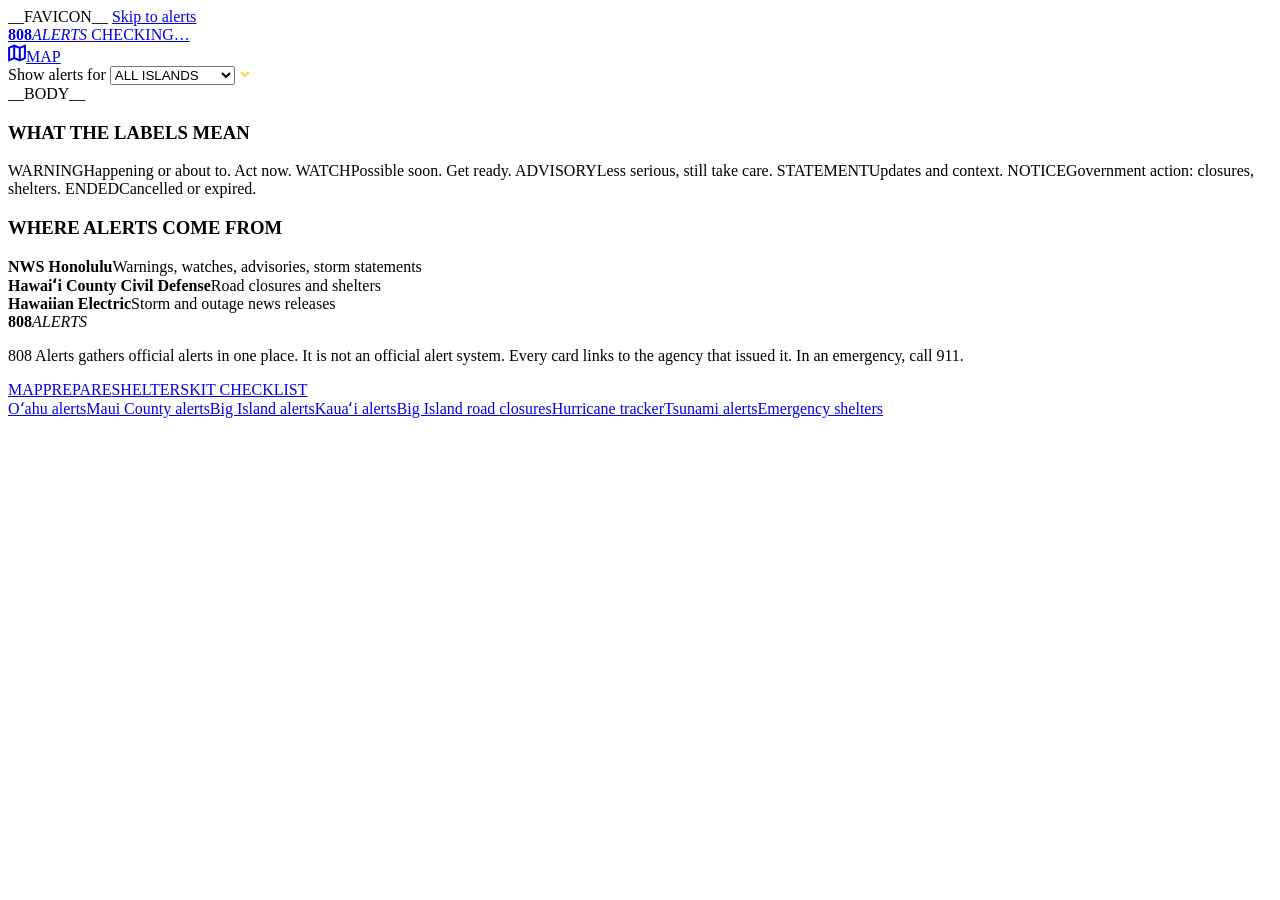
<file: tools/site/src/page.html>
<!doctype html>
<html lang="en" data-page="__PAGE__" data-island="__ISL__">
<head>
<meta charset="utf-8">
<meta name="viewport" content="width=device-width, initial-scale=1, viewport-fit=cover">
<title>__TITLE__</title>
<meta name="description" content="__DESC__">
<meta name="theme-color" content="#101010">
<link rel="canonical" href="https://808alerts.com__PATH__">
__FAVICON__
<meta property="og:image" content="https://808alerts.com/og-image.png">
<meta property="og:type" content="website">
<meta property="og:site_name" content="808 Alerts">
<meta property="og:url" content="https://808alerts.com__PATH__">
<meta property="og:title" content="__TITLE__">
<meta property="og:description" content="__DESC__">
<meta name="twitter:card" content="summary">
<meta name="twitter:title" content="__TITLE__">
<meta name="twitter:description" content="__DESC__">
<meta name="twitter:image" content="https://808alerts.com/og-image.png">
<script type="application/ld+json">
__JSONLD__
</script>
<style>
__FONT__
__CSS__
</style>
</head>
<body>
<a class="skip n" id="skip" href="#feedwrap">Skip to alerts</a>
<header class="bar">
<a class="brand" href="/" aria-label="808 Alerts home">
<span class="wm"><b>808</b><i>ALERTS</i></span>
<span class="upd n" id="upd">CHECKING…</span>
</a>
<a class="back n" id="back" href="/" hidden><svg width="14" height="14" viewBox="0 0 16 16" fill="none" stroke="#ffd93b" stroke-width="2" aria-hidden="true"><path d="M10 3L5 8l5 5"/></svg>ALL ALERTS</a>
<div class="hr">
<a class="mapbtn n" id="mapbtn" href="/map/" aria-label="Open the map"><svg width="18" height="18" viewBox="0 0 16 16" fill="none" stroke="currentColor" stroke-width="1.8" aria-hidden="true"><path d="M1 3.5l4.5-2 5 2 4.5-2v11l-4.5 2-5-2-4.5 2z M5.5 1.5v11 M10.5 3.5v11"/></svg>MAP</a>
<div class="pick" id="pick">
<label class="sr" for="island">Show alerts for</label>
<select id="island">
<option value="ALL">ALL ISLANDS</option>
<option value="KAU">KAUAʻI</option>
<option value="OAH">OʻAHU</option>
<option value="MAUCO">MAUI COUNTY</option>
<option value="HAW">HAWAIʻI ISLAND</option>
</select>
<svg width="12" height="12" viewBox="0 0 12 12" fill="none" stroke="#ffd93b" stroke-width="2" aria-hidden="true"><path d="M2 4l4 4 4-4"/></svg>
</div>
</div>
</header>
__BODY__
<div class="sr" id="say-polite" role="status" aria-live="polite" aria-atomic="true"></div>
<div class="sr" id="say-now" aria-live="assertive" aria-atomic="true"></div>
<footer class="site">
<div class="f-in">
<div>
<h3 class="n">WHAT THE LABELS MEAN</h3>
<div class="legend">
<span class="tag n t-WARNING">WARNING</span><span>Happening or about to. Act now.</span>
<span class="tag n t-WATCH">WATCH</span><span>Possible soon. Get ready.</span>
<span class="tag n t-ADVISORY">ADVISORY</span><span>Less serious, still take care.</span>
<span class="tag n t-STATEMENT">STATEMENT</span><span>Updates and context.</span>
<span class="tag n t-NOTICE">NOTICE</span><span>Government action: closures, shelters.</span>
<span class="tag n t-ENDED">ENDED</span><span>Cancelled or expired.</span>
</div>
</div>
<div>
<h3 class="n">WHERE ALERTS COME FROM</h3>
<div class="srcs">
<div><b>NWS Honolulu</b><span>Warnings, watches, advisories, storm statements</span></div>
<div><b>Hawaiʻi County Civil Defense</b><span>Road closures and shelters</span></div>
<div><b>Hawaiian Electric</b><span>Storm and outage news releases</span></div>
</div>
</div>
<div class="about">
<span class="wm"><b>808</b><i>ALERTS</i></span>
<p>808 Alerts gathers official alerts in one place. It is not an official alert system. Every card links to the agency that issued it. In an emergency, call 911.</p>
<div class="links n"><a href="/map/">MAP</a><a href="/hurricane-preparation-hawaii/">PREPARE</a><a href="/emergency-shelters-hawaii/">SHELTERS</a><a href="/hurricane-kit-checklist/">KIT CHECKLIST</a></div>
<nav class="more-l" aria-label="More from 808 Alerts"><a href="/oahu-alerts/">Oʻahu alerts</a><a href="/maui-alerts/">Maui County alerts</a><a href="/hawaii-island-alerts/">Big Island alerts</a><a href="/kauai-alerts/">Kauaʻi alerts</a><a href="/big-island-road-closures/">Big Island road closures</a><a href="/hurricane-tracker-hawaii/">Hurricane tracker</a><a href="/hawaii-tsunami-alerts/">Tsunami alerts</a><a href="/emergency-shelters-hawaii/">Emergency shelters</a></nav>
</div>
</div>
</footer>
<script>
__JS__
</script>
</body>
</html>
</file>
